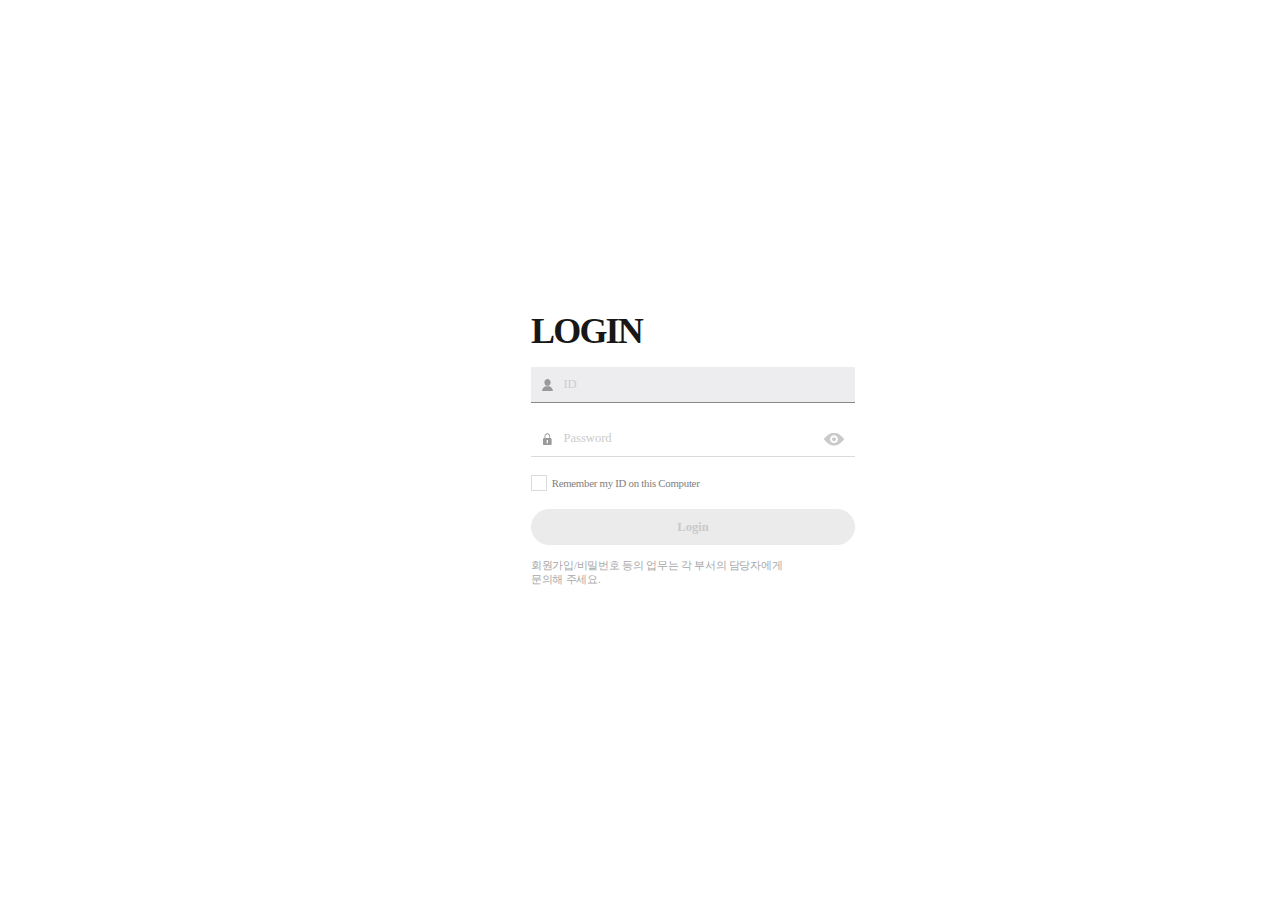
<file: index.html>
<!-- reBuild :  20230313154934 -->

<!DOCTYPE html>
<html lang="ko">
<head>
	<meta name="generator" content="Hugo 0.109.0">
  <meta charset="UTF-8">
  <meta http-equiv="X-UA-Compatible" content="IE=edge">
  <meta name="viewport" content="width=991" />
  <title>Dashboard</title>

  <!-- SEO -->
  <meta name="robots" content="noindex,nofollow"> 

  <!-- FAVICON -->
  <link rel="shortcut icon" href="/dashboard/assets/img/favicon.ico" />

  <!-- STYLE -->
    <link rel="stylesheet" href="/dashboard/assets/css/style.css?v=20230313154934">

  <!-- JS -->
  <script src="/dashboard/assets/js/config/files.js?v=20230313154934" defer></script>
  <script src="/dashboard/assets/js/libs.js?v=20230313154934" defer></script>
  <script src="/dashboard/assets/js/modules.js?v=20230313154934" defer></script>
  <script src="/dashboard/assets/js/config/router.js?v=20230313154934" defer></script>
</head>

<body>
  <!-- 페이지 로딩 -->
  
  <!-- //페이지 로딩 -->
  <!-- #wrap -->
  <div id="wrap" data-target-device="pc" user-scalable="false" style="opacity: 0; visibility: hidden;">
    
    


<main id="container" class="main" data-header-hide="true" data-footer-hide="true" role="main">
  
  <script>
    window.location.href = "/dashboard/member/login";
  </script>
</main>


<!-- #footer -->
<footer id="footer" class="footer visually-hidden" role="contentinfo">
  <h2>푸터</h2>
</footer>
<!-- //#footer -->

</div>
<!-- //#wrap -->
</body>
</html>
</file>
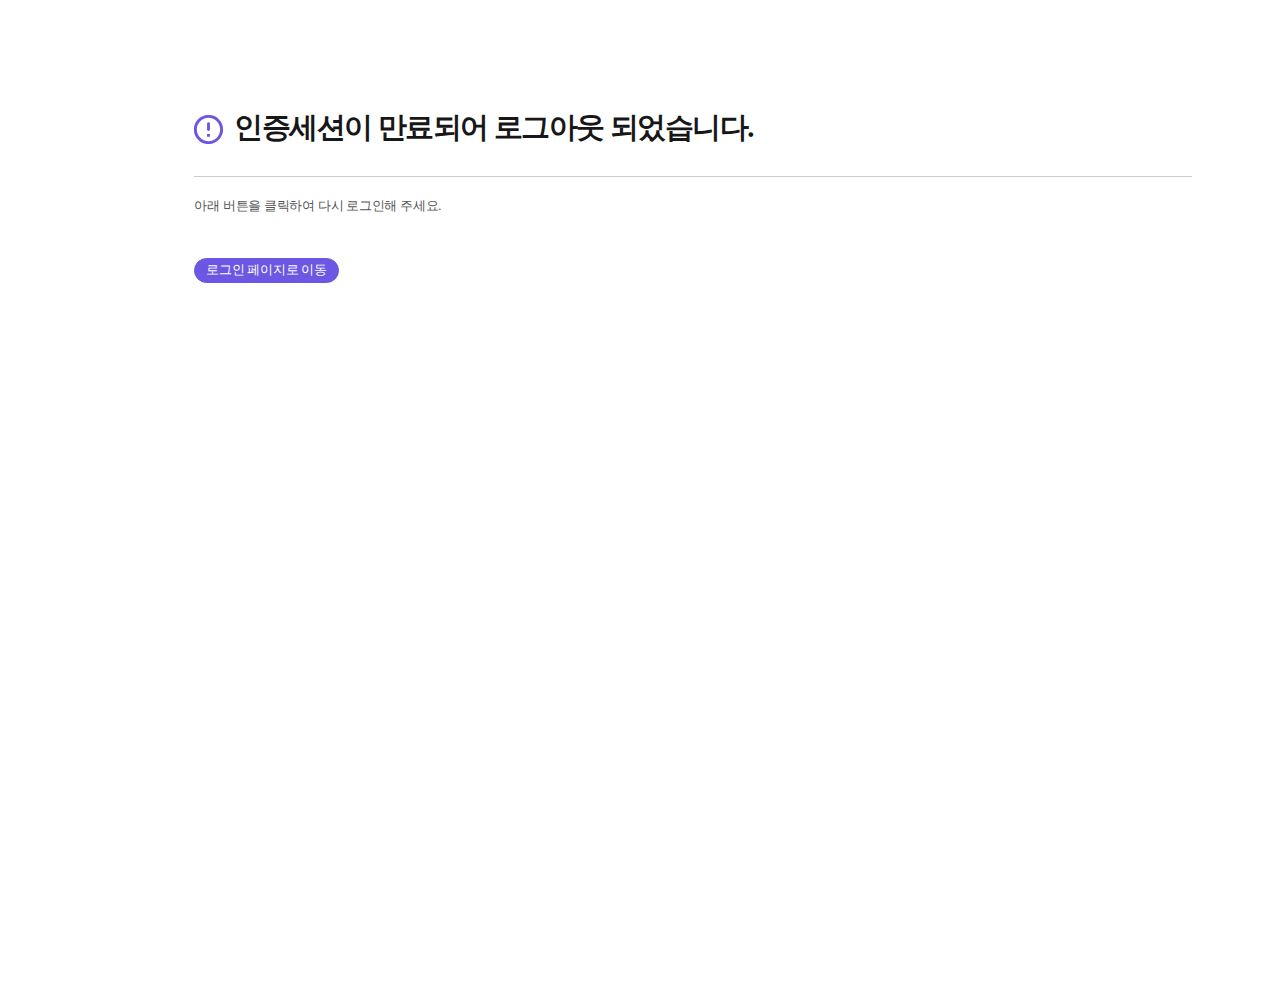
<file: dashboard/expired/index.html>
<!-- reBuild :  20230313154934 -->

<!DOCTYPE html>
<html lang="ko">
<head>
  <meta charset="UTF-8">
  <meta http-equiv="X-UA-Compatible" content="IE=edge">
  <meta name="viewport" content="width=991" />
  <title>Dashboard</title>

  <!-- SEO -->
  <meta name="robots" content="noindex,nofollow"> 

  <!-- FAVICON -->
  <link rel="shortcut icon" href="/dashboard/assets/img/favicon.ico" />

  <!-- STYLE -->
    <link rel="stylesheet" href="/dashboard/assets/css/style.css?v=20230313154934">

  <!-- JS -->
  <script src="/dashboard/assets/js/config/files.js?v=20230313154934" defer></script>
  <script src="/dashboard/assets/js/libs.js?v=20230313154934" defer></script>
  <script src="/dashboard/assets/js/modules.js?v=20230313154934" defer></script>
  <script src="/dashboard/assets/js/config/router.js?v=20230313154934" defer></script>
</head>

<body>
  <!-- 페이지 로딩 -->
  
  

  <!-- //페이지 로딩 -->
  <!-- #wrap -->
  <div id="wrap" data-target-device="pc" user-scalable="false" style="opacity: 0; visibility: hidden;">
    
    
      


<main id="container" class="expired" role="main">
  <h2 class="visually-hidden">세션이 만료 되었습니다.</h2>

  
  <section class="l-section-expired">
    <header class="l-section-expired__header">
      <i class="icon-svg-warning" title="부정"></i>
      <h3>인증세션이 만료되어 로그아웃 되었습니다.</h3>
    </header>
    <main class="l-section-expired-body">
        <article class="l-article-expired">
          <main class="l-article-expired-body">
            <p class="l-article-expired-body__txt">아래 버튼을 클릭하여 다시 로그인해 주세요.</p>
            <a href="/" class="btn btn-primary rounded-pill">로그인 페이지로 이동</a>
          </main>
        </article>
    </main>
  </section>
  
</main>

<!-- #footer -->
<footer id="footer" class="footer visually-hidden" role="contentinfo">
  <h2>푸터</h2>
</footer>
<!-- //#footer -->

</div>
<!-- //#wrap -->
</body>
</html>
</file>
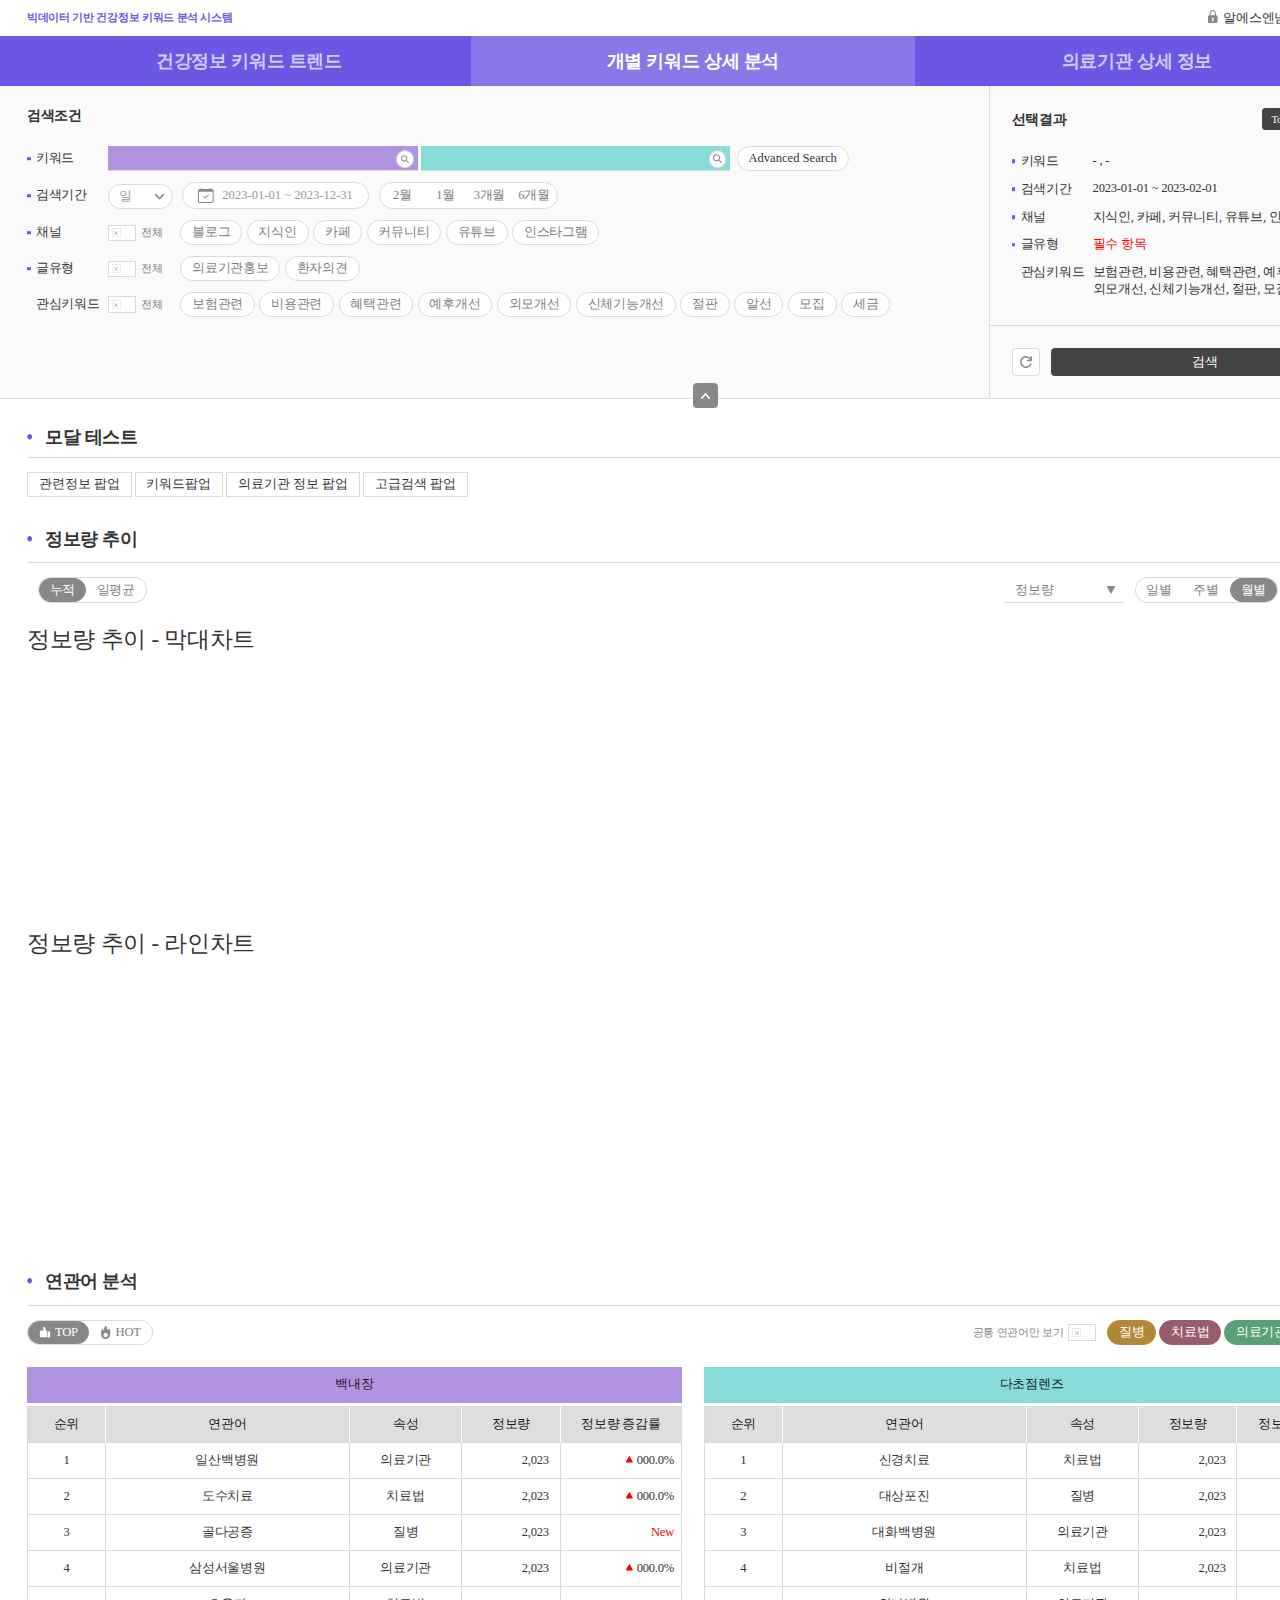
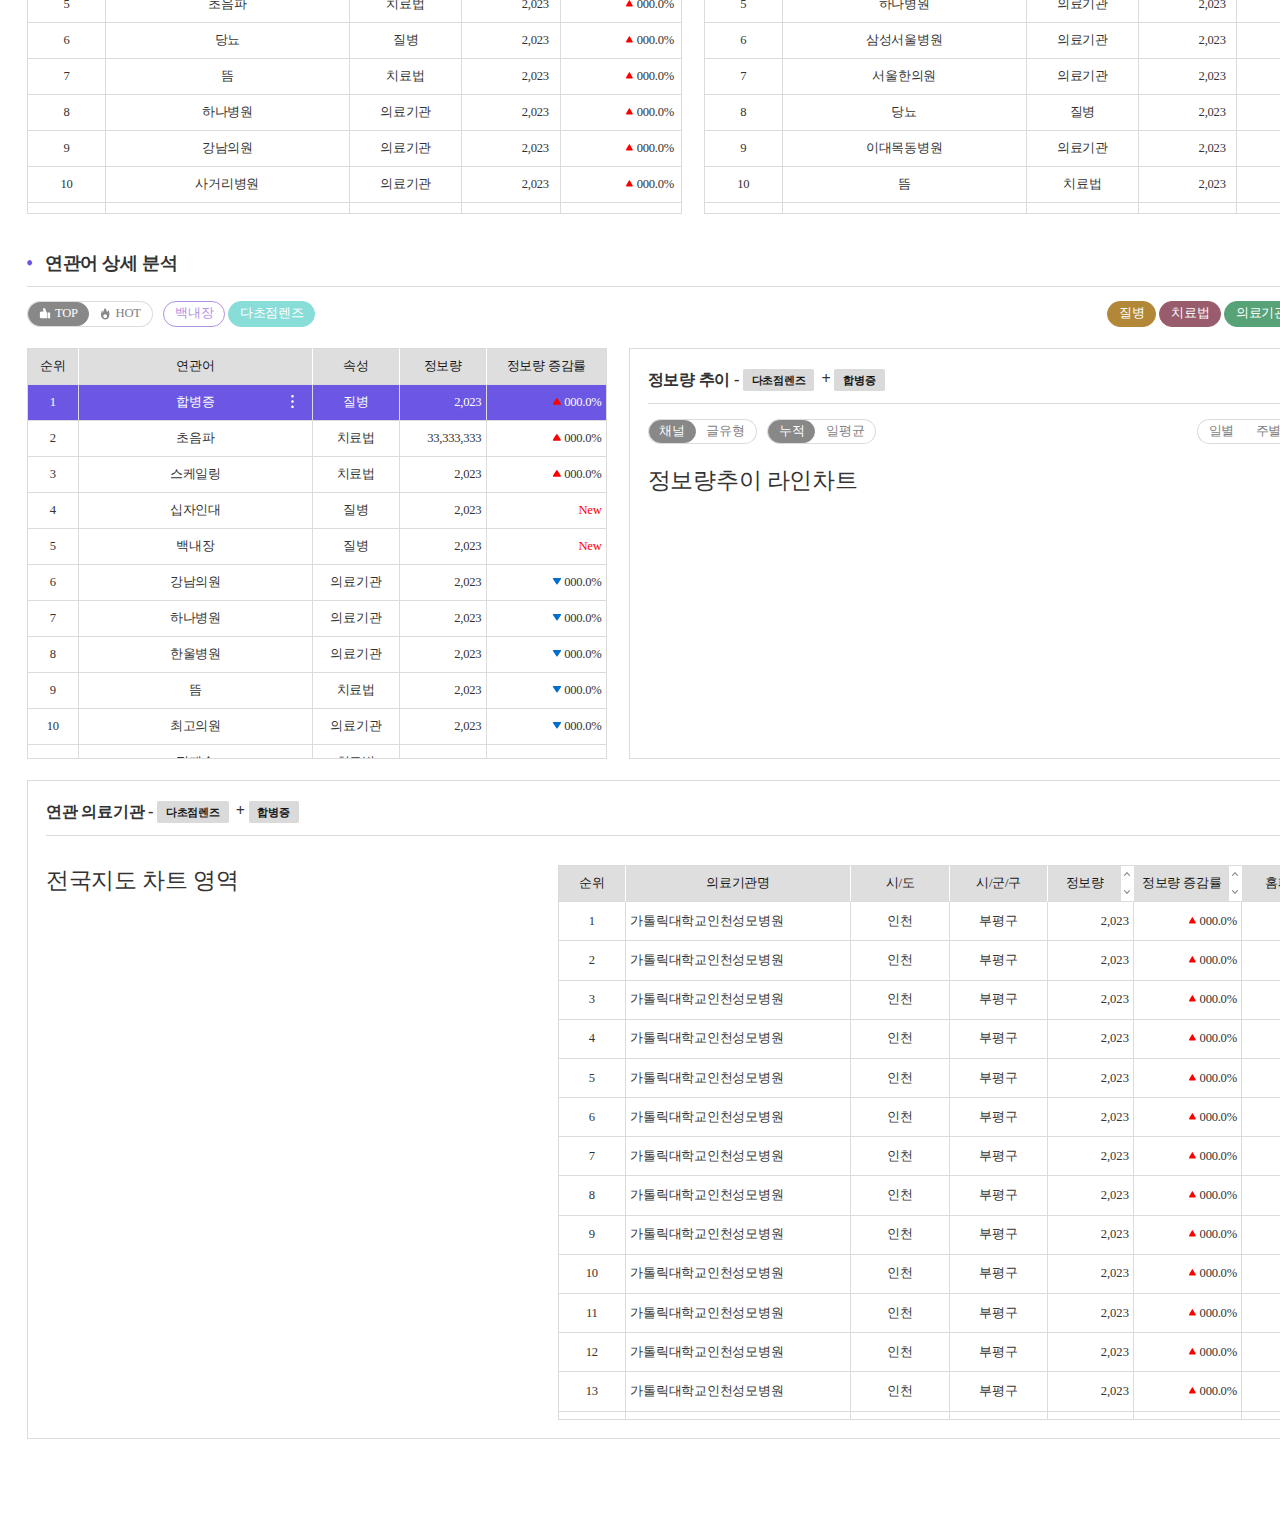
<file: dashboard/keyword/index.html>
<!-- reBuild :  20230313154934 -->

<!DOCTYPE html>
<html lang="ko">
<head>
  <meta charset="UTF-8">
  <meta http-equiv="X-UA-Compatible" content="IE=edge">
  <meta name="viewport" content="width=991" />
  <title>Dashboard</title>

  <!-- SEO -->
  <meta name="robots" content="noindex,nofollow"> 

  <!-- FAVICON -->
  <link rel="shortcut icon" href="/dashboard/assets/img/favicon.ico" />

  <!-- STYLE -->
    <link rel="stylesheet" href="/dashboard/assets/css/style.css?v=20230313154934">

  <!-- JS -->
  <script src="/dashboard/assets/js/config/files.js?v=20230313154934" defer></script>
  <script src="/dashboard/assets/js/libs.js?v=20230313154934" defer></script>
  <script src="/dashboard/assets/js/modules.js?v=20230313154934" defer></script>
  <script src="/dashboard/assets/js/config/router.js?v=20230313154934" defer></script>
</head>

<body>
  <!-- 페이지 로딩 -->
  
  
    
      
      
      


<!-- loading page -->
<aside id="loadingWrap">
  <div class="content">
    <div class="img"><i></i><i></i><i></i><i></i><i></i><i></i><i></i><i></i></div>
    <p>페이지를 불러오고 있습니다.</p>
  </div>

  
  <style type="text/css">
      #loadingWrap {position:fixed;z-index:101;top:0;left:0;width:100%;height:100%;color:#fff;font-family:sans-serif;background-color:rgba(0,0,0,0.3)}
      #loadingWrap .content {position:absolute;top:50%;left:50%;transform:translate(-50%, -50%);}
      #loadingWrap .content .img {position:relative;margin:auto;width:20vw;height:20vw;transform:rotate(0);animation:loadingWrap 2.4s infinite linear;}
      #loadingWrap .content .img i {position:absolute;top:0;left:50%;width:50%;height:50%;margin-left:-25%;transform-origin:50% 100%;}
      #loadingWrap .content .img i:nth-child(1) {transform: rotate(45deg);}
      #loadingWrap .content .img i:nth-child(2) {transform: rotate(90deg);}
      #loadingWrap .content .img i:nth-child(3) {transform: rotate(135deg);}
      #loadingWrap .content .img i:nth-child(4) {transform: rotate(180deg);}
      #loadingWrap .content .img i:nth-child(5) {transform: rotate(225deg);}
      #loadingWrap .content .img i:nth-child(6) {transform: rotate(270deg);}
      #loadingWrap .content .img i:nth-child(7) {transform: rotate(315deg);}
      #loadingWrap .content .img i:nth-child(8) {transform: rotate(360deg);}
      #loadingWrap .content .img i::after {content:"";display:block;width:35%;height:35%;background-color:#fff;border-radius:50%;transform:scale(0.6)}
      #loadingWrap .content p {position:absolute;left:50%;margin:0;padding:0;font-size:16px;white-space:nowrap;transform:translate(-50%, 80%)}

      @media screen and (min-width:768px) {
          #loadingWrap .content .img {width:100px;height:100px;}
      }
      @keyframes loadingWrap {
          0% {transform: rotate(0);}
          100% {transform: rotate(360deg);}
      }
  </style>
</aside>
<!-- //loading page -->






  <!-- //페이지 로딩 -->
  <!-- #wrap -->
  <div id="wrap" data-target-device="pc" user-scalable="false" style="opacity: 0; visibility: hidden;">
    
    
      
        
          
          
          
        <!-- #header -->
        <header id="header" class="header" data-header-fixed="false" role="banner">
          <div class="inner">
            <h1 class="header-logo"><a class="header-logo__link" href="../member/login/index.html">빅데이터 기반 건강정보 키워드 분석 시스템</a></h1>
            <ul class="header-indicator ">
              <li class="header-indicator__item"><i class="icon-svg-lock" aria-hidden="true"></i>알에스엔님</li>
              <li class="header-indicator__item"><a href="#" class="btn btn-icon rounded-circle" title="로그아웃"><i class="icon-svg icon-svg-logout" aria-hidden="true"></i></a></li>
              <li class="header-indicator__item"><a href="#" class="btn btn-icon rounded-circle" title="시스템 바로가기"><i class="icon-svg icon-svg-system-monitor" aria-hidden="true"></i></a></li>
              <li class="header-indicator__item"><button class="btn btn-icon rounded-circle js-header-fixed" title="메뉴바 상단 고정"><i class="icon-svg icon-svg-pin" aria-hidden="true"></i></button></li>
            </ul>
            <nav class="header-gnb">
              <a class="header-gnb__link" data-file-path="moral"><span class="txt">건강정보 키워드 트렌드</span></a>
              <a class="header-gnb__link" data-file-path="keyword"><span class="txt">개별 키워드 상세 분석</span></a>
              <a class="header-gnb__link" data-file-path="medical"><span class="txt">의료기관 상세 정보</span></a>      
            </nav>
          </div>
        </header>
        <!-- //#header -->
      
    
  

<!-- #container -->
<main id="container" class="supicious" role="main">
  <h2 class="visually-hidden">개별 키워드 상세 분석</h2>
  <!-- 상단검색영역 -->
<section class="l-section l-section-top-search" data-section="상단검색영역">
  <div class="inner">
    <header class="l-section-header visually-hidden">
      <h3 class="l-section-header__title">상단검색색영역</h3>
    </header>
    <main class="l-section-body row g-0">
      <article class="l-article l-article-form h-auto col-13" data-article="검색조건">
        <header class="l-article-header">
          <h4 class="l-article-header__title">검색조건</h4>
        </header>
        <main class="l-article-body">
          <dl class="form-search-list">
            <dt class="form-search-list__title form-search-list__title--has-required">키워드</dt>
            <dd class="form-search-list__item">
              <div class="form-row form-search form-search--border-bottom" data-text-value="">
                <input id="keywordSearch1st" type="text" placeholder="">
                <button class="btn btn-icon btn-search rounded-pill" type="button" onclick="modalKeyword();" title="검색하기"><i class="icon-svg icon-svg-search" aria-hidden="true"></i></button>
              </div>

              <aside class="form-search-list__lately-left d-none">
                <header class="lately-left-header d-flex border-bottom">
                  <h4 class="lately-left-header__title">최근 키워드</h4>
                  <button class="btn btn-icon border-0 w-auto lately-left-header__btn form-search--all-del__btn" type="button">전체삭제 <i class="icon-svg icon-svg-close ml-4"></i></button>
                </header>
                <main class="lately-left-body">
                  <ul class="lately-left-body--list">
                    <li class="lately-left-body--list__item tooltip">
                      <button type="button" class="lately-left-body--list__item-contents d-flex lately-left-body--list__item-contents--has-as">
                        <span class="txt clamp-1">백내장</span>
                        <span class="type ml-8">질병</span>
                        <span class="rule"><span class="clamp-1">((노인))OR(((안과)))NOT((녹내장))AND((다초점렌즈))</span></span>
                      </button>
                      <button class="lately-left-body--list__item-del" title="삭제" tabindex="-1">
                      </button>
                      <div class="tooltip-text">
                        <p class="tooltip-text__title">제목 14px</p>
                        <p class="tooltip-text__body">본문 12px</p>                        
                      </div>
                    </li>
                    <li class="lately-left-body--list__item">
                      <button type="button" class="lately-left-body--list__item-contents d-flex">
                        <span class="txt clamp-1">레이저</span>
                        <span class="type ml-8">치료법</span>
                      </button>
                      <button class="lately-left-body--list__item-del" title="삭제" tabindex="-1">
                      </button>
                    </li>
                    <li class="lately-left-body--list__item">
                      <button type="button" class="lately-left-body--list__item-contents d-flex">
                        <span class="txt clamp-1">이대목동병원</span>
                        <span class="type ml-8">의료기관</span>
                      </button>
                      <button class="lately-left-body--list__item-del" title="삭제" tabindex="-1">
                      </button>
                    </li>
                    <li class="lately-left-body--list__item">
                      <button type="button" class="lately-left-body--list__item-contents d-flex">
                        <span class="txt clamp-1">삼성서울병원</span>
                        <span class="type ml-8"></span>
                      </button>
                      <button class="lately-left-body--list__item-del" title="삭제" tabindex="-1">
                      </button>
                    </li>
                    <li class="lately-left-body--list__item">
                      <button type="button" class="lately-left-body--list__item-contents d-flex lately-left-body--list__item-contents--has-as">
                        <span class="txt clamp-1">무지외반증</span>
                        <span class="type ml-8">질병</span>
                      </button>
                      <button class="lately-left-body--list__item-del" title="삭제" tabindex="-1">
                      </button>
                    </li>
                    <li class="lately-left-body--list__item">
                      <button type="button" class="lately-left-body--list__item-contents d-flex">
                        <span class="txt clamp-1">골다공증</span>
                        <span class="type ml-8">질병</span>
                      </button>
                      <button class="lately-left-body--list__item-del" title="삭제" tabindex="-1">
                      </button>
                    </li>
                    <li class="lately-left-body--list__item">
                      <button type="button" class="lately-left-body--list__item-contents d-flex lately-left-body--list__item-contents--has-as">
                        <span class="txt clamp-1">도수치료</span>
                        <span class="type ml-8">치료법</span>
                      </button>
                      <button class="lately-left-body--list__item-del" title="삭제" tabindex="-1">
                      </button>
                    </li>
                    <li class="lately-left-body--list__item">
                      <button type="button" class="lately-left-body--list__item-contents d-flex">
                        <span class="txt clamp-1">한방치료</span>
                        <span class="type ml-8">치료법</span>
                        <span class="rule"><span class="clamp-1">((노인))OR(((안과)))NOT((녹내장))AND((다초점렌즈))</span></span>
                      </button>
                      <button class="lately-left-body--list__item-del" title="삭제" tabindex="-1">
                      </button>
                    </li>
                    <li class="lately-left-body--list__item">
                      <button type="button" class="lately-left-body--list__item-contents d-flex">
                        <span class="txt clamp-1">서울한의원</span>
                        <span class="type ml-8"></span>
                      </button>
                      <button class="lately-left-body--list__item-del" title="삭제" tabindex="-1">
                      </button>
                    </li>
                    <li class="lately-left-body--list__item">
                      <button type="button" class="lately-left-body--list__item-contents d-flex">
                        <span class="txt clamp-1">경기이비인후과</span>
                        <span class="type ml-8"></span>
                      </button>
                      <button class="lately-left-body--list__item-del" title="삭제" tabindex="-1">
                      </button>
                    </li>
                  </ul>
                </main>
              </aside>

              <div class="form-row form-search form-search--border-bottom" data-text-value="">
                <input id="keywordSearch2nd" type="text" placeholder="">
                <button class="btn btn-icon btn-search rounded-pill" type="button" onclick="modalKeyword();" title="검색하기"><i class="icon-svg icon-svg-search" aria-hidden="true"></i></button>
              </div>

              <aside class="form-search-list__lately-right d-none">
                <header class="lately-right-header d-flex border-bottom">
                  <h4 class="lately-right-header__title">최근 키워드</h4>
                  <button class="btn btn-icon border-0 w-auto lately-right-header__btn form-search--all-del__btn" type="button">전체삭제 <i class="icon-svg icon-svg-close ml-4"></i></button>
                </header>
                <main class="lately-right-body">
                  <ul class="lately-right-body--list">
                    <li class="lately-right-body--list__item tooltip">
                      <button type="button" class="lately-right-body--list__item-contents d-flex lately-right-body--list__item-contents--has-as">
                        <span class="txt clamp-1">백내장</span>
                        <span class="type ml-8">질병</span>
                        <span class="rule"><span class="clamp-1">((노인))OR(((안과)))NOT((녹내장))AND((다초점렌즈))</span></span>
                      </button>
                      <button class="lately-right-body--list__item-del" title="삭제" tabindex="-1">
                      </button>
                      <div class="tooltip-text">
                        <p class="tooltip-text__title">제목 14px</p>
                        <p class="tooltip-text__body">본문 12px</p>                        
                      </div>
                    </li>
                    <li class="lately-right-body--list__item">
                      <button type="button" class="lately-right-body--list__item-contents d-flex">
                        <span class="txt clamp-1">레이저</span>
                        <span class="type ml-8">치료법</span>
                      </button>
                      <button class="lately-right-body--list__item-del" title="삭제" tabindex="-1">
                      </button>
                    </li>
                    <li class="lately-right-body--list__item">
                      <button type="button" class="lately-right-body--list__item-contents d-flex">
                        <span class="txt clamp-1">이대목동병원</span>
                        <span class="type ml-8">의료기관</span>
                      </button>
                      <button class="lately-right-body--list__item-del" title="삭제" tabindex="-1">
                      </button>
                    </li>
                    <li class="lately-right-body--list__item">
                      <button type="button" class="lately-right-body--list__item-contents d-flex">
                        <span class="txt clamp-1">삼성서울병원</span>
                        <span class="type ml-8"></span>
                      </button>
                      <button class="lately-right-body--list__item-del" title="삭제" tabindex="-1">
                      </button>
                    </li>
                    <li class="lately-right-body--list__item">
                      <button type="button" class="lately-right-body--list__item-contents d-flex lately-right-body--list__item-contents--has-as">
                        <span class="txt clamp-1">무지외반증</span>
                        <span class="type ml-8">질병</span>
                      </button>
                      <button class="lately-right-body--list__item-del" title="삭제" tabindex="-1">
                      </button>
                    </li>
                    <li class="lately-right-body--list__item">
                      <button type="button" class="lately-right-body--list__item-contents d-flex">
                        <span class="txt clamp-1">골다공증</span>
                        <span class="type ml-8">질병</span>
                      </button>
                      <button class="lately-right-body--list__item-del" title="삭제" tabindex="-1">
                      </button>
                    </li>
                    <li class="lately-right-body--list__item">
                      <button type="button" class="lately-right-body--list__item-contents d-flex lately-right-body--list__item-contents--has-as">
                        <span class="txt clamp-1">도수치료</span>
                        <span class="type ml-8">치료법</span>
                      </button>
                      <button class="lately-right-body--list__item-del" title="삭제" tabindex="-1">
                      </button>
                    </li>
                    <li class="lately-right-body--list__item">
                      <button type="button" class="lately-right-body--list__item-contents d-flex">
                        <span class="txt clamp-1">한방치료</span>
                        <span class="type ml-8">치료법</span>
                        <span class="rule"><span class="clamp-1">((노인))OR(((안과)))NOT((녹내장))AND((다초점렌즈))</span></span>
                      </button>
                      <button class="lately-right-body--list__item-del" title="삭제" tabindex="-1">
                      </button>
                    </li>
                    <li class="lately-right-body--list__item">
                      <button type="button" class="lately-right-body--list__item-contents d-flex">
                        <span class="txt clamp-1">서울한의원</span>
                        <span class="type ml-8"></span>
                      </button>
                      <button class="lately-right-body--list__item-del" title="삭제" tabindex="-1">
                      </button>
                    </li>
                    <li class="lately-right-body--list__item">
                      <button type="button" class="lately-right-body--list__item-contents d-flex">
                        <span class="txt clamp-1">경기이비인후과</span>
                        <span class="type ml-8"></span>
                      </button>
                      <button class="lately-right-body--list__item-del" title="삭제" tabindex="-1">
                      </button>
                    </li>
                  </ul>
                </main>
              </aside>

              <button type="button" class="btn btn-default rounded-pill ml-4" onclick="modalAdvanced();">Advanced Search</button>
            </dd>
            <dt class="form-search-list__title form-search-list__title--has-required">검색기간</dt>
            <dd class="form-search-list__item">
              <div
                class="ui_datepickers"
                id="dp11"
                data-date='{"sDate":"2023-01-01", "eDate":"2023-12-31"}'
                data-grps='[ "2MT", "1MT", "3TH", "6TH"]'
                data-type-opts='[ "day", "week", "month" ]'
              ></div>
            </dd>
            <dt class="form-search-list__title form-search-list__title--has-required">채널</dt>
            <dd class="form-search-list__item">
            <fieldset class="form-fieldset d-flex align-items-center" data-fieldset="전체채널">
              <div class="form-row form-switch form-switch--sm mr-20" data-row="전체">
                <input id="checkboxChannerAll" class="js-all-input-checked" type="checkbox" />
                <label for="checkboxChannerAll"><span class="txt">전체</span></label>
              </div>
              <fieldset class="form-fieldset row g-2" data-fieldset="채널종류">
                <div class="form-row form-check-button col" data-row="블로그">
                  <input id="checkboxChanner1" type="checkbox"/>
                  <label for="checkboxChanner1"><span class="txt">블로그</span></label>
                </div>
                <div class="form-row form-check-button col" data-row="지식인">
                  <input id="checkboxChanner2" type="checkbox"  />
                  <label for="checkboxChanner2"><span class="txt">지식인</span></label>
                </div>
                <div class="form-row form-check-button col" data-row="카페">
                  <input id="checkboxChanner3" type="checkbox"  />
                  <label for="checkboxChanner3"><span class="txt">카페</span></label>
                </div>
                <div class="form-row form-check-button col" data-row="커뮤니티">
                  <input id="checkboxChanner4" type="checkbox" />
                  <label for="checkboxChanner4"><span class="txt">커뮤니티</span></label>
                </div>
                <div class="form-row form-check-button col" data-row="유튜브">
                  <input id="checkboxChanner5" type="checkbox" />
                  <label for="checkboxChanner5"><span class="txt">유튜브</span></label>
                </div>
                <div class="form-row form-check-button col" data-row="인스타그램">
                  <input id="checkboxChanner6" type="checkbox"/>
                  <label for="checkboxChanner6"><span class="txt">인스타그램</span></label>
                </div>
              </fieldset>
            </fieldset>
            </dd>
            <dt class="form-search-list__title form-search-list__title--has-required">글유형</dt>
            <dd class="form-search-list__item">
            <fieldset class="form-fieldset d-flex align-items-center" data-fieldset="전체글유형">
              <div class="form-row form-switch form-switch--sm mr-20" form-switch--smta-row="전체">
                <input id="checkboxWritingAll"class="js-all-input-checked" type="checkbox"/>
                <label for="checkboxWritingAll"><span class="txt">전체</span></label>
              </div>
              <fieldset class="form-fieldset row g-2" data-fieldset="글유형종류">
                <div class="form-row form-check-button col" data-row="의료기관홍보">
                  <input id="checkboxWriting1" type="checkbox"/>
                  <label for="checkboxWriting1"><span class="txt">의료기관홍보</span></label>
                </div>
                <div class="form-row form-check-button col" data-row="환자의견">
                  <input id="checkboxWriting2" type="checkbox" />
                  <label for="checkboxWriting2"><span class="txt">환자의견</span></label>
                </div>
              </fieldset>
            </fieldset>
            </dd>
            <dt class="form-search-list__title">관심키워드</dt>
            <dd class="form-search-list__item">
            <fieldset class="form-fieldset d-flex align-items-center" data-fieldset="전체관심키워드" data-observer="true">
              <div class="form-row form-switch form-switch--sm mr-20" data- form-switch--smrow="전체">
                <input id="checkboxwWtchlistAll" class="js-all-input-checked" type="checkbox"/>
                <label for="checkboxwWtchlistAll" ><span class="txt">전체</span></label>
              </div>
              <fieldset class="form-fieldset row g-2" data-fieldset="관심키워드종류">
                <div class="form-row form-check-button col" data-row="보험관련">
                  <input id="checkboWwatchlist1" type="checkbox"/>
                  <label for="checkboWwatchlist1" ><span class="txt">보험관련</span></label>
                </div>
                <div class="form-row form-check-button col" data-row="비용관련">
                  <input id="checkboWwatchlist2" type="checkbox"/>
                  <label for="checkboWwatchlist2"  ><span class="txt">비용관련</span></label>
                </div>
                <div class="form-row form-check-button col" data-row="혜택관련">
                  <input id="checkboWwatchlist3" type="checkbox"/>
                  <label for="checkboWwatchlist3"  ><span class="txt">혜택관련</span></label>
                </div>
                <div class="form-row form-check-button col" data-row="예후개선">
                  <input id="checkboWwatchlist4" type="checkbox"/>
                  <label for="checkboWwatchlist4"  ><span class="txt">예후개선</span></label>
                </div>
                <div class="form-row form-check-button col" data-row="외모개선">
                  <input id="checkboWwatchlist5" type="checkbox"/>
                  <label for="checkboWwatchlist5"  ><span class="txt">외모개선</span></label>
                </div>
                <div class="form-row form-check-button col" data-row="신체기능개선">
                  <input id="checkboWwatchlist6" type="checkbox"/>
                  <label for="checkboWwatchlist6"  ><span class="txt">신체기능개선</span></label>
                </div>
                <div class="form-row form-check-button col" data-row="절판">
                  <input id="checkboWwatchlist7" type="checkbox"/>
                  <label for="checkboWwatchlist7"  ><span class="txt">절판</span></label>
                </div>
                <div class="form-row form-check-button col" data-row="알선">
                  <input id="checkboWwatchlist8" type="checkbox"/>
                  <label for="checkboWwatchlist8" ><span class="txt">알선</span></label>
                </div>
                <div class="form-row form-check-button col" data-row="모집">
                  <input id="checkboWwatchlist9" type="checkbox"/>
                  <label for="checkboWwatchlist9" ><span class="txt">모집</span></label>
                </div>
                <div class="form-row form-check-button col" data-row="세금">
                  <input id="checkboxWatchlist10" type="checkbox"/>
                  <label for="checkboxWatchlist10" ><span class="txt">세금</span></label>
                </div>
              </fieldset>
            </fieldset>
            </dd>
          </dl>
        </main>
      </article>
      <article class="l-article l-article-result h-auto col-5" data-article="선택결과">
        <header class="l-article-header pl-24">
          <h4 class="l-article-header__title">선택결과</h4>
          <i class="c-badge ml-auto">Today: 2020-01-06</i>
        </header>
        <main class="l-article-body pl-24 pb-24">
          <dl class="form-search-list">
            <dt class="form-search-list__title form-search-list__title--has-required">키워드</dt>
            <dd class="form-search-list__item">
              <span class="form-search-list__item--keyword-left">-</span> , 
              <span class="form-search-list__item--keyword-right">-</span>
            </dd>
            <dt class="form-search-list__title form-search-list__title--has-required">검색기간</dt>
            <dd class="form-search-list__item">2023-01-01 ~ 2023-02-01</span></dd>
            <dt class="form-search-list__title form-search-list__title--has-required">채널</dt>
            <dd class="form-search-list__item" data-tooltip-text="지식인, 카페, 커뮤니티, 유튜브, 인스타그램"><span class="clamp-1 word-keep">지식인, 카페, 커뮤니티, 유튜브, 인스타그램</span></dd>
            <dt class="form-search-list__title form-search-list__title--has-required">글유형</dt>
            <dd class="form-search-list__item"><span class="text-warning">필수 항목</span></dd>
            <dt class="form-search-list__title align-items-start">관심키워드</dt>
            <dd class="form-search-list__item" data-tooltip-text="보험관련, 비용관련, 혜택관련, 예후개선, 외모개선, 신체기능선, 절판, 모집, 세금"><span class="clamp-2 word-keep">보험관련, 비용관련, 혜택관련, 예후개선, 외모개선, 신체기능개선, 절판, 모집, 세금</span></dd>
          </dl>
        </main>
        <footer class="l-article-footer pl-24 pt-24 border-top">
          <div class="btn-group d-flex gap-12">
            <button class="btn btn-icon btn-icon--lg rounded" data-button="새로고침" title="새로고침" type="button"><i class="icon-svg icon-svg-refresh" aria-hidden="true"></i></button>
            <button class="btn btn-secondary btn-secondary--lg rounded w-100" type="button">검색</button>
          </div>
        </footer>
      </article>
      <article class="l-article l-article-compact col-18" data-article="선택결과축소">
        <header class="l-article-header">
          <ul class="compact-list">
            <i class="c-badge"><span class="txt">2023-01-01 ~ 2023-01-03</span></i>
            <i class="c-badge">블로그 외 6개</i>
            <i class="c-badge">의료기관홍보 외 1개</i>
            <i class="c-badge">보험관련 외 16개</i>
          </ul>
          <div class="compact-today ml-auto">
            <i class="c-badge">Today: 2020-01-06</i>
          </div>
        </header>
      </article>
    </main>
  </div>
  <button class="btn btn-icon btn-icon--is-active btn-compact rounded" title="상단검색색영역 축소하기" type="button"><i class="icon-svg icon-svg-chevron-up" aria-hidden="true"></i></button>
</section>
<!-- //상단검색영역 -->


  
  <!-- 삭제항목 -->
  <section class="l-section mt-32">
    <div class="inner">
      <header class="l-section-header">
        <h3 class="l-section-header__title">모달 테스트</h3>
      </header>
      <main class="l-section-body pt-16">        
          <button class="btn btn-default" onclick="modalRelated()" type="button">관련정보 팝업</button>
          <button class="btn btn-default" onclick="modalKeyword();" type="button">키워드팝업</button>
          <button class="btn btn-default" onclick="modalInfos()" type="button">의료기관 정보 팝업</button>
          <button class="btn btn-default" onclick="modalAdvanced();" type="button">고급검색 팝업</button>        
      </main>
    </div>
  </section>
  <!-- //삭제항목 -->
  

  <!-- 정보량 추이 -->
  <section class="l-section mt-32" data-section="정보량추이">
    <div class="inner">
      <header class="l-section-header">
        <h3 class="l-section-header__title">정보량 추이</h3>
        <div class="l-section-header__btn ml-auto">
          <button type="button" class="btn btn-icon rounded-circle"><i class="icon-svg icon-svg-download"></i></button>
        </div>
      </header>
      <main class="l-section-body pt-16">
        <article class="l-article" data-article="정보량추이차트" data-loading-spinner="false" data-is-empty="false">
          <header class="l-article-header d-flex">
            <fieldset class="form-fieldset d-inline-flex ml-12" data-fieldset="누적/일평균">
              <div class="form-row form-switch-button" data-row="누적">
                <input type="radio" id="radioDataQuantity01"  name="radioDataQuantity0" checked>
                <label for="radioDataQuantity01">
                  <span class="txt">누적</span>
                </label>
              </div>
              <div class="form-row form-switch-button" data-row="일평균">
                <input type="radio" id="radioDataQuantity02"  name="radioDataQuantity0">
                <label for="radioDataQuantity02">
                  <span class="txt">일평균</span>
                </label>
              </div>
            </fieldset>
            <fieldset class="form-fieldset ml-auto" data-fieldset="증감률">
              <div class="form-row form-select form-select--border-bottom" data-row="y축데이터">
                <label for="selectDataQuantity0" class="visually-hidden">순위기준</label>
                <select id="selectDataQuantity0">
                  <option value="0" selected>정보량</option>
                  <option value="1">정보량 증감률</option>
                </select>
              </div>
            </fieldset>
            <fieldset class="form-fieldset d-inline-flex ml-12" data-fieldset="일주월별">
              <div class="form-row form-switch-button" data-row="일별">
                <input type="radio" id="radioSortDate01" name="radioSortDate0">
                <label for="radioSortDate01">
                  <span class="txt">일별</span>
                </label>
              </div>
              <div class="form-row form-switch-button" data-row="주별">
                <input type="radio" id="radioSortDate02" name="radioSortDate0">
                <label for="radioSortDate02">
                  <span class="txt">주별</span>
                </label>
              </div>
              <div class="form-row form-switch-button" data-row="월별">
                <input type="radio" id="radioSortDate03" name="radioSortDate0" checked>
                <label for="radioSortDate03">
                  <span class="txt">월별</span>
                </label>
              </div>
            </fieldset>
            <fieldset class="form-fieldset d-inline-flex ml-12" data-fieldset="차트스위치">
              <div class="form-row form-switch-button tab-nav" data-row="막대">
                <input type="radio" id="radioSwitchChart1"  name="radioSwitchChart">
                <label for="radioSwitchChart1">
                  <i class="icon-svg icon-svg-chart-candle"></i>
                </label>
              </div>
              <div class="form-row form-switch-button tab-nav" data-row="라인">
                <input type="radio" id="radioSwitchChart2"  name="radioSwitchChart">
                <label for="radioSwitchChart2">
                  <i class="icon-svg icon-svg-chart-line"></i>
                </label>
              </div>
            </fieldset>
          </header>
          <main class="l-article-body mt-24">
            <div class="js-chart tab-slide" style="height: 33.8rem;">
              <h1 class="fs-1">정보량 추이 - 막대차트</h1>
            </div>
            <div class="js-chart2 tab-slide" style="height: 33.8rem;">
              <h1 class="fs-1">정보량 추이 - 라인차트</h1>
            </div>
          </main>
        </article>
      </main>
    </div>
  </section>
  <!-- //정보량 추이 -->



  <!-- 연관어 분석 -->
  <section class="l-section mt-40" data-section="연관어분석">
    <div class="inner">
      <header class="l-section-header">
        <h3 class="l-section-header__title">연관어 분석</h3>
        <div class="l-section-header__btn ml-auto">
          <button type="button" class="btn btn-icon rounded-circle"><i class="icon-svg icon-svg-download"></i></button>
        </div>
      </header>
      <main class="l-article-body row pt-16">
        <div class="col-9">
          <article class="l-article"  data-article="연관어분석-좌측테이블" data-loading-spinner="false" data-is-empty="false">
            <header class="l-article-header">
              <fieldset class="form-fieldset d-inline-flex" data-fieldset="TOP/HOT">
                <div class="form-row form-switch-button" data-row="TOP">
                  <input id="radioRelatedAnalysis1" name="radioRelatedAnalysis" type="radio" checked />
                  <label for="radioRelatedAnalysis1"><i class="icon-svg icon-svg-thumbs-up mr-4"></i><span class="txt">TOP</span></label>
                </div>
                <div class="form-row form-switch-button" data-row="HOT">
                  <input id="radioRelatedAnalysis2" name="radioRelatedAnalysis" type="radio" />
                  <label for="radioRelatedAnalysis2"><i class="icon-svg icon-svg-fire mr-4"></i><span class="txt">HOT</span></label>
                </div>
              </fieldset>
            </header>
            <main class="l-article-body mt-24">
              <div class="related-analysis--table__label related-analysis--table__label--left">백내장</div>
              <div class="scroll-container-y border-bottom" style="height: 45.3rem;">
                <table class="c-table c-table--hover-samsung c-table--keyword__related-left" data-thead-sticky="true">
                  <colgroup>
                    <col width="11.9%">
                    <col width="*">
                    <col width="17.2%">
                    <col width="15%">
                    <col width="18.7%">
                  </colgroup>
                  <thead>
                    <tr>
                      <th>순위</th>
                      <th>연관어</th>
                      <th>속성</th>
                      <th>정보량</th>
                      <th>정보량 증감률</th>
                    </tr>
                  </thead>
                  <tbody>
                    <tr data-keyword="일산백병원">
  <td class="text-center">1</td>
  <td class="text-center" data-table-type="의료기관"><div class="position-relative">일산백병원<button class="c-table--click-menu"><i class="icon-svg-click-menu"></i></button></div></td>
  <td class="text-center">의료기관</td>
  <td class="text-end"><span class="c-table--open__related-pop" onclick="modalRelated();">2,023</span></td>
  <td class="text-end"><span class="percent"><i class="icon-svg-triangle-up" title="상승"></i>000.0</span></td>
</tr>
<tr data-keyword="도수치료">
  <td class="text-center">2</td>
  <td class="text-center" data-table-type="치료법"><div class="position-relative">도수치료<button class="c-table--click-menu"><i class="icon-svg-click-menu"></i></button></div></td>
  <td class="text-center">치료법</td>
  <td class="text-end"><span class="c-table--open__related-pop" onclick="modalRelated();">2,023</span></td>
  <td class="text-end"><span class="percent"><i class="icon-svg-triangle-up" title="상승"></i>000.0</span></td>
</tr>
<tr data-keyword="골다공증">
  <td class="text-center">3</td>
  <td class="text-center" data-table-type="질병"><div class="position-relative">골다공증<button class="c-table--click-menu"><i class="icon-svg-click-menu"></i></button></div></td>
  <td class="text-center">질병</td>
  <td class="text-end"><span class="c-table--open__related-pop" onclick="modalRelated();">2,023</span></td>
  <td class="text-end"><span class="fluc__new">New</span></td>
</tr>
<tr data-keyword="삼성서울병원">
  <td class="text-center">4</td>
  <td class="text-center" data-table-type="의료기관"><div class="position-relative">삼성서울병원<button class="c-table--click-menu"><i class="icon-svg-click-menu"></i></button></div></td>
  <td class="text-center">의료기관</td>
  <td class="text-end"><span class="c-table--open__related-pop" onclick="modalRelated();">2,023</span></td>
  <td class="text-end"><span class="percent"><i class="icon-svg-triangle-up" title="상승"></i>000.0</span></td>
</tr>
<tr data-keyword="초음파">
  <td class="text-center">5</td>
  <td class="text-center" data-table-type="치료법"><div class="position-relative">초음파<button class="c-table--click-menu"><i class="icon-svg-click-menu"></i></button></div></td>
  <td class="text-center">치료법</td>
  <td class="text-end"><span class="c-table--open__related-pop" onclick="modalRelated();">2,023</span></td>
  <td class="text-end"><span class="percent"><i class="icon-svg-triangle-up" title="상승"></i>000.0</span></td>
</tr>
<tr data-keyword="당뇨">
  <td class="text-center">6</td>
  <td class="text-center" data-table-type="질병"><div class="position-relative">당뇨<button class="c-table--click-menu"><i class="icon-svg-click-menu"></i></button></div></td>
  <td class="text-center">질병</td>
  <td class="text-end"><span class="c-table--open__related-pop" onclick="modalRelated();">2,023</span></td>
  <td class="text-end"><span class="percent"><i class="icon-svg-triangle-up" title="상승"></i>000.0</span></td>
</tr>
<tr data-keyword="뜸">
  <td class="text-center">7</td>
  <td class="text-center" data-table-type="치료법"><div class="position-relative">뜸<button class="c-table--click-menu"><i class="icon-svg-click-menu"></i></button></div></td>
  <td class="text-center">치료법</td>
  <td class="text-end"><span class="c-table--open__related-pop" onclick="modalRelated();">2,023</span></td>
  <td class="text-end"><span class="percent"><i class="icon-svg-triangle-up" title="상승"></i>000.0</span></td>
</tr>
<tr data-keyword="하나병원">
  <td class="text-center">8</td>
  <td class="text-center" data-table-type="의료기관"><div class="position-relative">하나병원<button class="c-table--click-menu"><i class="icon-svg-click-menu"></i></button></div></td>
  <td class="text-center">의료기관</td>
  <td class="text-end"><span class="c-table--open__related-pop" onclick="modalRelated();">2,023</span></td>
  <td class="text-end"><span class="percent"><i class="icon-svg-triangle-up" title="상승"></i>000.0</span></td>
</tr>
<tr data-keyword="강남의원">
  <td class="text-center">9</td>
  <td class="text-center" data-table-type="의료기관"><div class="position-relative">강남의원<button class="c-table--click-menu"><i class="icon-svg-click-menu"></i></button></div></td>
  <td class="text-center">의료기관</td>
  <td class="text-end"><span class="c-table--open__related-pop" onclick="modalRelated();">2,023</span></td>
  <td class="text-end"><span class="percent"><i class="icon-svg-triangle-up" title="상승"></i>000.0</span></td>
</tr>
<tr data-keyword="사거리병원">
  <td class="text-center">10</td>
  <td class="text-center" data-table-type="의료기관"><div class="position-relative">사거리병원<button class="c-table--click-menu"><i class="icon-svg-click-menu"></i></button></div></td>
  <td class="text-center">의료기관</td>
  <td class="text-end"><span class="c-table--open__related-pop" onclick="modalRelated();">2,023</span></td>
  <td class="text-end"><span class="percent"><i class="icon-svg-triangle-up" title="상승"></i>000.0</span></td>
</tr>

<tr data-keyword="라식">
  <td class="text-center">11</td>
  <td class="text-center" data-table-type="치료법"><div class="position-relative">라식<button class="c-table--click-menu"><i class="icon-svg-click-menu"></i></button></div></td>
  <td class="text-center">치료법</td>
  <td class="text-end"><span class="c-table--open__related-pop" onclick="modalRelated();">2,023</span></td>
  <td class="text-end"><span class="percent"><i class="icon-svg-triangle-up" title="상승"></i>000.0</span></td>
</tr>
<tr data-keyword="백내장">
  <td class="text-center">12</td>
  <td class="text-center" data-table-type="질병"><div class="position-relative">백내장<button class="c-table--click-menu"><i class="icon-svg-click-menu"></i></button></div></td>
  <td class="text-center">질병</td>
  <td class="text-end"><span class="c-table--open__related-pop" onclick="modalRelated();">2,023</span></td>
  <td class="text-end"><span class="percent"><i class="icon-svg-triangle-up" title="상승"></i>000.0</span></td>
</tr>
<tr data-keyword="고혈압">
  <td class="text-center">13</td>
  <td class="text-center" data-table-type="질병"><div class="position-relative">고혈압<button class="c-table--click-menu"><i class="icon-svg-click-menu"></i></button></div></td>
  <td class="text-center">질병</td>
  <td class="text-end"><span class="c-table--open__related-pop" onclick="modalRelated();">2,023</span></td>
  <td class="text-end"><span class="percent"><i class="icon-svg-triangle-up" title="상승"></i>000.0</span></td>
</tr>
<tr data-keyword="내시경">
  <td class="text-center">14</td>
  <td class="text-center" data-table-type="치료법"><div class="position-relative">내시경<button class="c-table--click-menu"><i class="icon-svg-click-menu"></i></button></div></td>
  <td class="text-center">치료법</td>
  <td class="text-end"><span class="c-table--open__related-pop" onclick="modalRelated();">2,023</span></td>
  <td class="text-end"><span class="percent"><i class="icon-svg-triangle-up" title="상승"></i>000.0</span></td>
</tr>
<tr data-keyword="관절경">
  <td class="text-center">15</td>
  <td class="text-center" data-table-type="치료법"><div class="position-relative">관절경<button class="c-table--click-menu"><i class="icon-svg-click-menu"></i></button></div></td>
  <td class="text-center">치료법</td>
  <td class="text-end"><span class="c-table--open__related-pop" onclick="modalRelated();">2,023</span></td>
  <td class="text-end"><span class="percent"><i class="icon-svg-triangle-up" title="상승"></i>000.0</span></td>
</tr>
<tr data-keyword="레이저">
  <td class="text-center">16</td>
  <td class="text-center" data-table-type="치료법"><div class="position-relative">레이저<button class="c-table--click-menu"><i class="icon-svg-click-menu"></i></button></div></td>
  <td class="text-center">치료법</td>
  <td class="text-end"><span class="c-table--open__related-pop" onclick="modalRelated();">2,023</span></td>
  <td class="text-end"><span class="percent"><i class="icon-svg-triangle-up" title="상승"></i>000.0</span></td>
</tr>
<tr data-keyword="서울한의원">
  <td class="text-center">17</td>
  <td class="text-center" data-table-type="의료기관"><div class="position-relative">서울한의원<button class="c-table--click-menu"><i class="icon-svg-click-menu"></i></button></div></td>
  <td class="text-center">의료기관</td>
  <td class="text-end"><span class="c-table--open__related-pop" onclick="modalRelated();">2,023</span></td>
  <td class="text-end"><span class="percent"><i class="icon-svg-triangle-up" title="상승"></i>000.0</span></td>
</tr>
<tr data-keyword="대전정형외과">
  <td class="text-center">18</td>
  <td class="text-center" data-table-type="의료기관"><div class="position-relative">대전정형외과<button class="c-table--click-menu"><i class="icon-svg-click-menu"></i></button></div></td>
  <td class="text-center">의료기관</td>
  <td class="text-end"><span class="c-table--open__related-pop" onclick="modalRelated();">2,023</span></td>
  <td class="text-end"><span class="percent"><i class="icon-svg-triangle-up" title="상승"></i>000.0</span></td>
</tr>
<tr data-keyword="대구성형외과">
  <td class="text-center">19</td>
  <td class="text-center" data-table-type="의료기관"><div class="position-relative">대구성형외과<button class="c-table--click-menu"><i class="icon-svg-click-menu"></i></button></div></td>
  <td class="text-center">의료기관</td>
  <td class="text-end"><span class="c-table--open__related-pop" onclick="modalRelated();">2,023</span></td>
  <td class="text-end"><span class="percent"><i class="icon-svg-triangle-up" title="상승"></i>000.0</span></td>
</tr>
<tr data-keyword="부산치과">
  <td class="text-center">20</td>
  <td class="text-center" data-table-type="의료기관"><div class="position-relative">부산치과<button class="c-table--click-menu"><i class="icon-svg-click-menu"></i></button></div></td>
  <td class="text-center">의료기관</td>
  <td class="text-end"><span class="c-table--open__related-pop" onclick="modalRelated();">2,023</span></td>
  <td class="text-end"><span class="percent"><i class="icon-svg-triangle-up" title="상승"></i>000.0</span></td>
</tr>

<tr data-keyword="광주의료원">
  <td class="text-center">21</td>
  <td class="text-center" data-table-type="의료기관"><div class="position-relative">광주의료원<button class="c-table--click-menu"><i class="icon-svg-click-menu"></i></button></div></td>
  <td class="text-center">의료기관</td>
  <td class="text-end"><span class="c-table--open__related-pop" onclick="modalRelated();">2,023</span></td>
  <td class="text-end"><span class="percent"><i class="icon-svg-triangle-up" title="상승"></i>000.0</span></td>
</tr>
<tr data-keyword="임플란트">
  <td class="text-center">22</td>
  <td class="text-center" data-table-type="치료법"><div class="position-relative">임플란트<button class="c-table--click-menu"><i class="icon-svg-click-menu"></i></button></div></td>
  <td class="text-center">치료법</td>
  <td class="text-end"><span class="c-table--open__related-pop" onclick="modalRelated();">2,023</span></td>
  <td class="text-end"><span class="percent"><i class="icon-svg-triangle-up" title="상승"></i>000.0</span></td>
</tr>
<tr data-keyword="보철치료">
  <td class="text-center">23</td>
  <td class="text-center" data-table-type="치료법"><div class="position-relative">보철치료<button class="c-table--click-menu"><i class="icon-svg-click-menu"></i></button></div></td>
  <td class="text-center">치료법</td>
  <td class="text-end"><span class="c-table--open__related-pop" onclick="modalRelated();">2,023</span></td>
  <td class="text-end"><span class="percent"><i class="icon-svg-triangle-up" title="상승"></i>000.0</span></td>
</tr>
<tr data-keyword="다래끼">
  <td class="text-center">24</td>
  <td class="text-center" data-table-type="질병"><div class="position-relative">다래끼<button class="c-table--click-menu"><i class="icon-svg-click-menu"></i></button></div></td>
  <td class="text-center">질병</td>
  <td class="text-end"><span class="c-table--open__related-pop" onclick="modalRelated();">2,023</span></td>
  <td class="text-end"><span class="percent"><i class="icon-svg-triangle-up" title="상승"></i>000.0</span></td>
</tr>
<tr data-keyword="무지외반증">
  <td class="text-center">25</td>
  <td class="text-center" data-table-type="질병"><div class="position-relative">무지외반증<button class="c-table--click-menu"><i class="icon-svg-click-menu"></i></button></div></td>
  <td class="text-center">질병</td>
  <td class="text-end"><span class="c-table--open__related-pop" onclick="modalRelated();">2,023</span></td>
  <td class="text-end"><span class="percent"><i class="icon-svg-triangle-up" title="상승"></i>000.0</span></td>
</tr>
<tr data-keyword="내성발톱">
  <td class="text-center">26</td>
  <td class="text-center" data-table-type="질병"><div class="position-relative">내성발톱<button class="c-table--click-menu"><i class="icon-svg-click-menu"></i></button></div></td>
  <td class="text-center">질병</td>
  <td class="text-end"><span class="c-table--open__related-pop" onclick="modalRelated();">2,023</span></td>
  <td class="text-end"><span class="percent"><i class="icon-svg-triangle-up" title="상승"></i>000.0</span></td>
</tr>
<tr data-keyword="비절개">
  <td class="text-center">27</td>
  <td class="text-center" data-table-type="치료법"><div class="position-relative">비절개<button class="c-table--click-menu"><i class="icon-svg-click-menu"></i></button></div></td>
  <td class="text-center">치료법</td>
  <td class="text-end"><span class="c-table--open__related-pop" onclick="modalRelated();">2,023</span></td>
  <td class="text-end"><span class="percent"><i class="icon-svg-triangle-up" title="상승"></i>000.0</span></td>
</tr>
<tr data-keyword="백병원">
  <td class="text-center">28</td>
  <td class="text-center" data-table-type="의료기관"><div class="position-relative">백병원<button class="c-table--click-menu"><i class="icon-svg-click-menu"></i></button></div></td>
  <td class="text-center">의료기관</td>
  <td class="text-end"><span class="c-table--open__related-pop" onclick="modalRelated();">2,023</span></td>
  <td class="text-end"><span class="percent"><i class="icon-svg-triangle-up" title="상승"></i>000.0</span></td>
</tr>
<tr data-keyword="다초점렌즈">
  <td class="text-center">29</td>
  <td class="text-center" data-table-type="치료법"><div class="position-relative">다초점렌즈<button class="c-table--click-menu"><i class="icon-svg-click-menu"></i></button></div></td>
  <td class="text-center">치료법</td>
  <td class="text-end"><span class="c-table--open__related-pop" onclick="modalRelated();">2,023</span></td>
  <td class="text-end"><span class="percent"><i class="icon-svg-triangle-up" title="상승"></i>000.0</span></td>
</tr>
<tr data-keyword="한방치료">
  <td class="text-center">30</td>
  <td class="text-center" data-table-type="치료법"><div class="position-relative">한방치료<button class="c-table--click-menu"><i class="icon-svg-click-menu"></i></button></div></td>
  <td class="text-center">치료법</td>
  <td class="text-end"><span class="c-table--open__related-pop" onclick="modalRelated();">2,023</span></td>
  <td class="text-end"><span class="percent"><i class="icon-svg-triangle-up" title="상승"></i>000.0</span></td>
</tr>


                  </tbody>
                </table>
              </div>
            </main>
          </article>
        </div>

        <div class="col-9">
          <article class="l-article"  data-article="연관어분석-우측테이블" data-loading-spinner="false" data-is-empty="false">
            <header class="l-article-header d-flex">
              <fieldset class="form-fieldset d-flex ml-auto" data-fieldset="공통연관어">
                <div class="form-row form-switch form-switch--sm" data-row="공통연관어">
                  <label for="checkboxCommonRelated"><span class="txt w-100 mr-5">공통 연관어만 보기</span></label>
                  <input id="checkboxCommonRelated" class="" type="checkbox">
                </div>
              </fieldset>
              <fieldset class="form-fieldset  ml-12" data-value-minimum="1" data-fieldset="연관어">
                <div class="form-row form-check form-check-button" data-row="질병">
                  <input id="checkboxRelated1" class="form-check__input" type="checkbox" checked />
                  <label for="checkboxRelated1" class="form-check__label" style="--color-set: #B28838;"><span class="txt">질병</span></label>
                </div>
                <div class="form-row form-check form-check-button" data-row="치료법">
                  <input id="checkboxRelated2" class="form-check__input" type="checkbox" checked />
                  <label for="checkboxRelated2" class="form-check__label" style="--color-set: #985C6D;"><span class="txt">치료법</span></label>
                </div>
                <div class="form-row form-check form-check-button" data-row="의료기관">
                  <input id="checkboxRelated3" class="form-check__input" type="checkbox" checked />
                  <label for="checkboxRelated3" class="form-check__label" style="--color-set: #58A277;"><span class="txt">의료기관</span></label>
                </div>
              </fieldset>
              <button class="btn btn-secondary rounded ml-12">검색</button>
            </header>
            <main class="l-article-body mt-24">
              <div class="related-analysis--table__label related-analysis--table__label--right">다초점렌즈</div>
              <div class="scroll-container-y border-bottom" style="height: 45.3rem;">
                <table class="c-table c-table--hover-samsung c-table--keyword__related-right" data-thead-sticky="true">
                  <colgroup>
                    <col width="11.9%">
                    <col width="*">
                    <col width="17.2%">
                    <col width="15%">
                    <col width="18.7%">
                  </colgroup>
                  <thead>
                    <tr>
                      <th>순위</th>
                      <th>연관어</th>
                      <th>속성</th>
                      <th>정보량</th>
                      <th>정보량 증감률</th>
                    </tr>
                  </thead>
                  <tbody>
                    <tr data-keyword="신경치료">
  <td class="text-center">1</td>
  <td class="text-center" data-table-type="치료법"><div class="position-relative">신경치료<button class="c-table--click-menu"><i class="icon-svg-click-menu"></i></button></div></td>
  <td class="text-center">치료법</td>
  <td class="text-end"><span class="c-table--open__related-pop" onclick="modalRelated();">2,023</span></td>
  <td class="text-end"><span class="percent"><i class="icon-svg-triangle-up" title="상승"></i>000.0</span></td>
</tr>
<tr data-keyword="대상포진">
  <td class="text-center">2</td>
  <td class="text-center" data-table-type="질병"><div class="position-relative">대상포진<button class="c-table--click-menu"><i class="icon-svg-click-menu"></i></button></div></td>
  <td class="text-center">질병</td>
  <td class="text-end"><span class="c-table--open__related-pop" onclick="modalRelated();">2,023</span></td>
  <td class="text-end"><span class="percent"><i class="icon-svg-triangle-up" title="상승"></i>000.0</span></td>
</tr>
<tr data-keyword="대화백병원">
  <td class="text-center">3</td>
  <td class="text-center" data-table-type="의료기관"><div class="position-relative">대화백병원<button class="c-table--click-menu"><i class="icon-svg-click-menu"></i></button></div></td>
  <td class="text-center">의료기관</td>
  <td class="text-end"><span class="c-table--open__related-pop" onclick="modalRelated();">2,023</span></td>
  <td class="text-end"><span class="percent"><i class="icon-svg-triangle-up" title="상승"></i>000.0</span></td>
</tr>
<tr data-keyword="비절개">
  <td class="text-center">4</td>
  <td class="text-center" data-table-type="치료법"><div class="position-relative">비절개<button class="c-table--click-menu"><i class="icon-svg-click-menu"></i></button></div></td>
  <td class="text-center">치료법</td>
  <td class="text-end"><span class="c-table--open__related-pop" onclick="modalRelated();">2,023</span></td>
  <td class="text-end"><span class="percent"><i class="icon-svg-triangle-up" title="상승"></i>000.0</span></td>
</tr>
<tr data-keyword="하나병원">
  <td class="text-center">5</td>
  <td class="text-center" data-table-type="의료기관"><div class="position-relative">하나병원<button class="c-table--click-menu"><i class="icon-svg-click-menu"></i></button></div></td>
  <td class="text-center">의료기관</td>
  <td class="text-end"><span class="c-table--open__related-pop" onclick="modalRelated();">2,023</span></td>
  <td class="text-end"><span class="percent"><i class="icon-svg-triangle-up" title="상승"></i>000.0</span></td>
</tr>
<tr data-keyword="삼성서울병원">
  <td class="text-center">6</td>
  <td class="text-center" data-table-type="의료기관"><div class="position-relative">삼성서울병원<button class="c-table--click-menu"><i class="icon-svg-click-menu"></i></button></div></td>
  <td class="text-center">의료기관</td>
  <td class="text-end"><span class="c-table--open__related-pop" onclick="modalRelated();">2,023</span></td>
  <td class="text-end"><span class="percent"><i class="icon-svg-triangle-up" title="상승"></i>000.0</span></td>
</tr>
<tr data-keyword="서울한의원">
  <td class="text-center">7</td>
  <td class="text-center" data-table-type="의료기관"><div class="position-relative">서울한의원<button class="c-table--click-menu"><i class="icon-svg-click-menu"></i></button></div></td>
  <td class="text-center">의료기관</td>
  <td class="text-end"><span class="c-table--open__related-pop" onclick="modalRelated();">2,023</span></td>
  <td class="text-end"><span class="percent"><i class="icon-svg-triangle-up" title="상승"></i>000.0</span></td>
</tr>
<tr data-keyword="당뇨">
  <td class="text-center">8</td>
  <td class="text-center" data-table-type="질병"><div class="position-relative">당뇨<button class="c-table--click-menu"><i class="icon-svg-click-menu"></i></button></div></td>
  <td class="text-center">질병</td>
  <td class="text-end"><span class="c-table--open__related-pop" onclick="modalRelated();">2,023</span></td>
  <td class="text-end"><span class="percent"><i class="icon-svg-triangle-up" title="상승"></i>000.0</span></td>
</tr>
<tr data-keyword="이대목동병원">
  <td class="text-center">9</td>
  <td class="text-center" data-table-type="의료기관"><div class="position-relative">이대목동병원<button class="c-table--click-menu"><i class="icon-svg-click-menu"></i></button></div></td>
  <td class="text-center">의료기관</td>
  <td class="text-end"><span class="c-table--open__related-pop" onclick="modalRelated();">2,023</span></td>
  <td class="text-end"><span class="percent"><i class="icon-svg-triangle-up" title="상승"></i>000.0</span></td>
</tr>
<tr data-keyword="뜸">
  <td class="text-center">10</td>
  <td class="text-center" data-table-type="치료법"><div class="position-relative">뜸<button class="c-table--click-menu"><i class="icon-svg-click-menu"></i></button></div></td>
  <td class="text-center">치료법</td>
  <td class="text-end"><span class="c-table--open__related-pop" onclick="modalRelated();">2,023</span></td>
  <td class="text-end"><span class="percent"><i class="icon-svg-triangle-up" title="상승"></i>000.0</span></td>
</tr>
<tr data-keyword="다초점렌즈">
  <td class="text-center">11</td>
  <td class="text-center" data-table-type="치료법"><div class="position-relative">다초점렌즈<button class="c-table--click-menu"><i class="icon-svg-click-menu"></i></button></div></td>
  <td class="text-center">치료법</td>
  <td class="text-end"><span class="c-table--open__related-pop" onclick="modalRelated();">2,023</span></td>
  <td class="text-end"><span class="percent"><i class="icon-svg-triangle-up" title="상승"></i>000.0</span></td>
</tr>
<tr data-keyword="사거리병원">
  <td class="text-center">12</td>
  <td class="text-center" data-table-type="의료기관"><div class="position-relative">사거리병원<button class="c-table--click-menu"><i class="icon-svg-click-menu"></i></button></div></td>
  <td class="text-center">의료기관</td>
  <td class="text-end"><span class="c-table--open__related-pop" onclick="modalRelated();">2,023</span></td>
  <td class="text-end"><span class="percent"><i class="icon-svg-triangle-up" title="상승"></i>000.0</span></td>
</tr>

<tr data-keyword="라식">
  <td class="text-center">13</td>
  <td class="text-center" data-table-type="치료법"><div class="position-relative">라식<button class="c-table--click-menu"><i class="icon-svg-click-menu"></i></button></div></td>
  <td class="text-center">치료법</td>
  <td class="text-end"><span class="c-table--open__related-pop" onclick="modalRelated();">2,023</span></td>
  <td class="text-end"><span class="percent"><i class="icon-svg-triangle-up" title="상승"></i>000.0</span></td>
</tr>
<tr data-keyword="다래끼">
  <td class="text-center">14</td>
  <td class="text-center" data-table-type="질병"><div class="position-relative">다래끼<button class="c-table--click-menu"><i class="icon-svg-click-menu"></i></button></div></td>
  <td class="text-center">질병</td>
  <td class="text-end"><span class="c-table--open__related-pop" onclick="modalRelated();">2,023</span></td>
  <td class="text-end"><span class="percent"><i class="icon-svg-triangle-up" title="상승"></i>000.0</span></td>
</tr>
<tr data-keyword="백내장">
  <td class="text-center">15</td>
  <td class="text-center" data-table-type="질병"><div class="position-relative">백내장<button class="c-table--click-menu"><i class="icon-svg-click-menu"></i></button></div></td>
  <td class="text-center">질병</td>
  <td class="text-end"><span class="c-table--open__related-pop" onclick="modalRelated();">2,023</span></td>
  <td class="text-end"><span class="percent"><i class="icon-svg-triangle-up" title="상승"></i>000.0</span></td>
</tr>
<tr data-keyword="고혈압">
  <td class="text-center">16</td>
  <td class="text-center" data-table-type="질병"><div class="position-relative">고혈압<button class="c-table--click-menu"><i class="icon-svg-click-menu"></i></button></div></td>
  <td class="text-center">질병</td>
  <td class="text-end"><span class="c-table--open__related-pop" onclick="modalRelated();">2,023</span></td>
  <td class="text-end"><span class="percent"><i class="icon-svg-triangle-up" title="상승"></i>000.0</span></td>
</tr>
<tr data-keyword="내시경">
  <td class="text-center">17</td>
  <td class="text-center" data-table-type="치료법"><div class="position-relative">내시경<button class="c-table--click-menu"><i class="icon-svg-click-menu"></i></button></div></td>
  <td class="text-center">치료법</td>
  <td class="text-end"><span class="c-table--open__related-pop" onclick="modalRelated();">2,023</span></td>
  <td class="text-end"><span class="percent"><i class="icon-svg-triangle-up" title="상승"></i>000.0</span></td>
</tr>
<tr data-keyword="관절경">
  <td class="text-center">18</td>
  <td class="text-center" data-table-type="치료법"><div class="position-relative">관절경<button class="c-table--click-menu"><i class="icon-svg-click-menu"></i></button></div></td>
  <td class="text-center">치료법</td>
  <td class="text-end"><span class="c-table--open__related-pop" onclick="modalRelated();">2,023</span></td>
  <td class="text-end"><span class="percent"><i class="icon-svg-triangle-up" title="상승"></i>000.0</span></td>
</tr>
<tr data-keyword="레이저">
  <td class="text-center">19</td>
  <td class="text-center" data-table-type="치료법"><div class="position-relative">레이저<button class="c-table--click-menu"><i class="icon-svg-click-menu"></i></button></div></td>
  <td class="text-center">치료법</td>
  <td class="text-end"><span class="c-table--open__related-pop" onclick="modalRelated();">2,023</span></td>
  <td class="text-end"><span class="percent"><i class="icon-svg-triangle-up" title="상승"></i>000.0</span></td>
</tr>

<tr data-keyword="대전정형외과">
  <td class="text-center">20</td>
  <td class="text-center" data-table-type="의료기관"><div class="position-relative">대전정형외과<button class="c-table--click-menu"><i class="icon-svg-click-menu"></i></button></div></td>
  <td class="text-center">의료기관</td>
  <td class="text-end"><span class="c-table--open__related-pop" onclick="modalRelated();">2,023</span></td>
  <td class="text-end"><span class="percent"><i class="icon-svg-triangle-up" title="상승"></i>000.0</span></td>
</tr>
<tr data-keyword="대구성형외과">
  <td class="text-center">21</td>
  <td class="text-center" data-table-type="의료기관"><div class="position-relative">대구성형외과<button class="c-table--click-menu"><i class="icon-svg-click-menu"></i></button></div></td>
  <td class="text-center">의료기관</td>
  <td class="text-end"><span class="c-table--open__related-pop" onclick="modalRelated();">2,023</span></td>
  <td class="text-end"><span class="percent"><i class="icon-svg-triangle-up" title="상승"></i>000.0</span></td>
</tr>
<tr data-keyword="부산치과">
  <td class="text-center">22</td>
  <td class="text-center" data-table-type="의료기관"><div class="position-relative">부산치과<button class="c-table--click-menu"><i class="icon-svg-click-menu"></i></button></div></td>
  <td class="text-center">의료기관</td>
  <td class="text-end"><span class="c-table--open__related-pop" onclick="modalRelated();">2,023</span></td>
  <td class="text-end"><span class="percent"><i class="icon-svg-triangle-up" title="상승"></i>000.0</span></td>
</tr>

<tr data-keyword="광주의료원">
  <td class="text-center">23</td>
  <td class="text-center" data-table-type="의료기관"><div class="position-relative">광주의료원<button class="c-table--click-menu"><i class="icon-svg-click-menu"></i></button></div></td>
  <td class="text-center">의료기관</td>
  <td class="text-end"><span class="c-table--open__related-pop" onclick="modalRelated();">2,023</span></td>
  <td class="text-end"><span class="percent"><i class="icon-svg-triangle-up" title="상승"></i>000.0</span></td>
</tr>
<tr data-keyword="초음파">
  <td class="text-center">24</td>
  <td class="text-center" data-table-type="치료법"><div class="position-relative">초음파<button class="c-table--click-menu"><i class="icon-svg-click-menu"></i></button></div></td>
  <td class="text-center">치료법</td>
  <td class="text-end"><span class="c-table--open__related-pop" onclick="modalRelated();">2,023</span></td>
  <td class="text-end"><span class="percent"><i class="icon-svg-triangle-up" title="상승"></i>000.0</span></td>
</tr>
<tr data-keyword="임플란트">
  <td class="text-center">25</td>
  <td class="text-center" data-table-type="치료법"><div class="position-relative">임플란트<button class="c-table--click-menu"><i class="icon-svg-click-menu"></i></button></div></td>
  <td class="text-center">치료법</td>
  <td class="text-end"><span class="c-table--open__related-pop" onclick="modalRelated();">2,023</span></td>
  <td class="text-end"><span class="percent"><i class="icon-svg-triangle-up" title="상승"></i>000.0</span></td>
</tr>
<tr data-keyword="강남의원">
  <td class="text-center">26</td>
  <td class="text-center" data-table-type="의료기관"><div class="position-relative">강남의원<button class="c-table--click-menu"><i class="icon-svg-click-menu"></i></button></div></td>
  <td class="text-center">의료기관</td>
  <td class="text-end"><span class="c-table--open__related-pop" onclick="modalRelated();">2,023</span></td>
  <td class="text-end"><span class="percent"><i class="icon-svg-triangle-up" title="상승"></i>000.0</span></td>
</tr>
<tr data-keyword="보철치료">
  <td class="text-center">27</td>
  <td class="text-center" data-table-type="치료법"><div class="position-relative">보철치료<button class="c-table--click-menu"><i class="icon-svg-click-menu"></i></button></div></td>
  <td class="text-center">치료법</td>
  <td class="text-end"><span class="c-table--open__related-pop" onclick="modalRelated();">2,023</span></td>
  <td class="text-end"><span class="percent"><i class="icon-svg-triangle-up" title="상승"></i>000.0</span></td>
</tr>
<tr data-keyword="내성발톱">
  <td class="text-center">28</td>
  <td class="text-center" data-table-type="질병"><div class="position-relative">내성발톱<button class="c-table--click-menu"><i class="icon-svg-click-menu"></i></button></div></td>
  <td class="text-center">질병</td>
  <td class="text-end"><span class="c-table--open__related-pop" onclick="modalRelated();">2,023</span></td>
  <td class="text-end"><span class="percent"><i class="icon-svg-triangle-up" title="상승"></i>000.0</span></td>
</tr>
<tr data-keyword="백병원">
  <td class="text-center">29</td>
  <td class="text-center" data-table-type="의료기관"><div class="position-relative">백병원<button class="c-table--click-menu"><i class="icon-svg-click-menu"></i></button></div></td>
  <td class="text-center">의료기관</td>
  <td class="text-end"><span class="c-table--open__related-pop" onclick="modalRelated();">2,023</span></td>
  <td class="text-end"><span class="percent"><i class="icon-svg-triangle-up" title="상승"></i>000.0</span></td>
</tr>
<tr data-keyword="한방치료">
  <td class="text-center">30</td>
  <td class="text-center" data-table-type="치료법"><div class="position-relative">한방치료<button class="c-table--click-menu"><i class="icon-svg-click-menu"></i></button></div></td>
  <td class="text-center">치료법</td>
  <td class="text-end"><span class="c-table--open__related-pop" onclick="modalRelated();">2,023</span></td>
  <td class="text-end"><span class="percent"><i class="icon-svg-triangle-up" title="상승"></i>000.0</span></td>
</tr>


                  </tbody>
                </table>
              </div>
            </main>
          </article>

        </div>
      </main>
    </div>
  </section>
  <!-- //연관어 분석 -->



  <!-- 연관어 상세 분석 -->
  <section class="l-section mt-40" data-section="연관어상세분석">
    <div class="inner">
      <header class="l-section-header">
        <h3 class="l-section-header__title">연관어 상세 분석</h3>
        <div class="l-section-header__btn ml-auto">
          <button type="button" class="btn btn-icon rounded-circle"><i class="icon-svg icon-svg-download"></i></button>
        </div>
      </header>
      <main class="l-article-body pt-16"> 
        <div class="row">
          <div class="col-8">
            <article class="l-article"  data-article="연관어상세분석-테이블" data-loading-spinner="false" data-is-empty="false">
              <header class="l-article-header d-flex">
                <fieldset class="form-fieldset d-inline-flex" data-fieldset="TOP/HOT">
                  <div class="form-row form-switch-button" data-row="TOP">
                    <input id="radioRelatedDetail1" name="radioRelatedDetail" type="radio" checked />
                    <label for="radioRelatedDetail1"><i class="icon-svg icon-svg-thumbs-up mr-4"></i><span class="txt">TOP</span></label>
                  </div>
                  <div class="form-row form-switch-button" data-row="HOT">
                    <input id="radioRelatedDetail2" name="radioRelatedDetail" type="radio" />
                    <label for="radioRelatedDetail2"><i class="icon-svg icon-svg-fire mr-4"></i><span class="txt">HOT</span></label>
                  </div>
                </fieldset>
                <fieldset class="form-fieldset  ml-12" data-value-minimum="1" data-fieldset="연관어">
                  <div class="form-row form-check form-check-button" data-row="백내장">
                    <input id="checkboxRelatedDetail-left1" class="form-check__input" type="checkbox" />
                    <label for="checkboxRelatedDetail-left1" class="form-check__label" style="--color-set: #B193E2;"><span class="txt">백내장</span></label>
                  </div>
                  <div class="form-row form-check form-check-button" data-row="다초점렌즈">
                    <input id="checkboxRelatedDetail-left2" class="form-check__input" type="checkbox" checked />
                    <label for="checkboxRelatedDetail-left2" class="form-check__label" style="--color-set: #89DDD8;"><span class="txt">다초점렌즈</span></label>
                  </div>
                </fieldset>
              </header>
              <main class="l-article-body mt-24">
                <div class="scroll-container-y position-absolute border-bottom">
                  <table class="c-table c-table--hover-samsung c-table--keyword__related-detail" data-thead-sticky="true">
                    <colgroup>
                      <col width="8.75%">
                      <col width="*">
                      <col width="15%">
                      <col width="15%">
                      <col width="20.9%">
                    </colgroup>
                    <thead>
                      <tr>
                        <th>순위</th>
                        <th>연관어</th>
                        <th>속성</th>
                        <th>정보량</th>
                        <th>정보량 증감률</th>
                      </tr>
                    </thead>
                    <tbody>
                      <tr class="tr--is-active">
  <td class="text-center">1</td>
  <td class="text-center" data-table-type="질병"><div class="position-relative"><span class="link">합병증</span><button class="c-table--click-menu"><i class="icon-svg-click-menu"></i></button></div></td>
  <td class="text-center">질병</td>
  <td class="text-end"><span class="c-table--open__related-pop" onclick="modalRelated();">2,023</span></td>
  <td class="text-end"><span class="percent"><i class="icon-svg-triangle-up" title="상승"></i>000.0</span></td>
  </tr>
<tr>
  <td class="text-center">2</td>
  <td class="text-center" data-table-type="치료법"><div class="position-relative"><span class="link">초음파</span><button class="c-table--click-menu"><i class="icon-svg-click-menu"></i></button></div></td>
  <td class="text-center">치료법</td>
  <td class="text-end"><span class="c-table--open__related-pop" onclick="modalRelated();">33,333,333</span></td>
  <td class="text-end"><span class="percent"><i class="icon-svg-triangle-up" title="상승"></i>000.0</span></td>
  </tr>
<tr>
  <td class="text-center">3</td>
  <td class="text-center" data-table-type="치료법"><div class="position-relative"><span class="link">스케일링</span><button class="c-table--click-menu"><i class="icon-svg-click-menu"></i></button></div></td>
  <td class="text-center">치료법</td>
  <td class="text-end"><span class="c-table--open__related-pop" onclick="modalRelated();">2,023</span></td>
  <td class="text-end"><span class="percent"><i class="icon-svg-triangle-up" title="상승"></i>000.0</span></td>
  </tr>
<tr>
  <td class="text-center">4</td>
  <td class="text-center" data-table-type="질병"><div class="position-relative"><span class="link">십자인대</span><button class="c-table--click-menu"><i class="icon-svg-click-menu"></i></button></div></td>
  <td class="text-center">질병</td>
  <td class="text-end"><span class="c-table--open__related-pop" onclick="modalRelated();">2,023</span></td>
  <td class="text-end"><span class="fluc__new">New</span></td>
  </tr>
<tr>
  <td class="text-center">5</td>
  <td class="text-center" data-table-type="질병"><div class="position-relative"><span class="link">백내장</span><button class="c-table--click-menu"><i class="icon-svg-click-menu"></i></button></div></td>
  <td class="text-center">질병</td>
  <td class="text-end"><span class="c-table--open__related-pop" onclick="modalRelated();">2,023</span></td>
  <td class="text-end"><span class="fluc__new">New</span></td>
  </tr>
<tr>
  <td class="text-center">6</td>
  <td class="text-center" data-table-type="의료기관"><div class="position-relative"><span class="link">강남의원</span><button class="c-table--click-menu"><i class="icon-svg-click-menu"></i></button></div></td>
  <td class="text-center">의료기관</td>
  <td class="text-end"><span class="c-table--open__related-pop" onclick="modalRelated();">2,023</span></td>
  <td class="text-end"><span class="percent"><i class="icon-svg-triangle-down" title="하락"></i>000.0</span></td>
  </tr>
<tr>
  <td class="text-center">7</td>
  <td class="text-center" data-table-type="의료기관"><div class="position-relative"><span class="link">하나병원</span><button class="c-table--click-menu"><i class="icon-svg-click-menu"></i></button></div></td>
  <td class="text-center">의료기관</td>
  <td class="text-end"><span class="c-table--open__related-pop" onclick="modalRelated();">2,023</span></td>
  <td class="text-end"><span class="percent"><i class="icon-svg-triangle-down" title="하락"></i>000.0</span></td>
  </tr>
<tr>
  <td class="text-center">8</td>
  <td class="text-center" data-table-type="의료기관"><div class="position-relative"><span class="link">한울병원</span><button class="c-table--click-menu"><i class="icon-svg-click-menu"></i></button></div></td>
  <td class="text-center">의료기관</td>
  <td class="text-end"><span class="c-table--open__related-pop" onclick="modalRelated();">2,023</span></td>
  <td class="text-end"><span class="percent"><i class="icon-svg-triangle-down" title="하락"></i>000.0</span></td>
  </tr>
<tr>
  <td class="text-center">9</td>
  <td class="text-center" data-table-type="치료법"><div class="position-relative"><span class="link">뜸</span><button class="c-table--click-menu"><i class="icon-svg-click-menu"></i></button></div></td>
  <td class="text-center">치료법</td>
  <td class="text-end"><span class="c-table--open__related-pop" onclick="modalRelated();">2,023</span></td>
  <td class="text-end"><span class="percent"><i class="icon-svg-triangle-down" title="하락"></i>000.0</span></td>
  </tr>
<tr>
  <td class="text-center">10</td>
  <td class="text-center" data-table-type="의료기관"><div class="position-relative"><span class="link">최고의원</span><button class="c-table--click-menu"><i class="icon-svg-click-menu"></i></button></div></td>
  <td class="text-center">의료기관</td>
  <td class="text-end"><span class="c-table--open__related-pop" onclick="modalRelated();">2,023</span></td>
  <td class="text-end"><span class="percent"><i class="icon-svg-triangle-down" title="하락"></i>000.0</span></td>
  </tr>

<tr>
  <td class="text-center">11</td>
  <td class="text-center" data-table-type="치료법"><div class="position-relative"><span class="link">절제술</span><button class="c-table--click-menu"><i class="icon-svg-click-menu"></i></button></div></td>
  <td class="text-center">치료법</td>
  <td class="text-end"><span class="c-table--open__related-pop" onclick="modalRelated();">2,023</span></td>
  <td class="text-end"><span class="percent"><i class="icon-svg-triangle-up" title="상승"></i>000.0</span></td>
  </tr>
<tr>
  <td class="text-center">12</td>
  <td class="text-center" data-table-type="치료법"><div class="position-relative"><span class="link">초음파</span><button class="c-table--click-menu"><i class="icon-svg-click-menu"></i></button></div></td>
  <td class="text-center">치료법</td>
  <td class="text-end"><span class="c-table--open__related-pop" onclick="modalRelated();">2,023</span></td>
  <td class="text-end"><span class="percent"><i class="icon-svg-triangle-up" title="상승"></i>000.0</span></td>
  </tr>
<tr>
  <td class="text-center">13</td>
  <td class="text-center" data-table-type="질병"><div class="position-relative"><span class="link">빈혈</span><button class="c-table--click-menu"><i class="icon-svg-click-menu"></i></button></div></td>
  <td class="text-center">질병</td>
  <td class="text-end"><span class="c-table--open__related-pop" onclick="modalRelated();">2,023</span></td>
  <td class="text-end"><span class="percent"><i class="icon-svg-triangle-up" title="상승"></i>000.0</span></td>
  </tr>
<tr>
  <td class="text-center">14</td>
  <td class="text-center" data-table-type="치료법"><div class="position-relative"><span class="link">부항</span><button class="c-table--click-menu"><i class="icon-svg-click-menu"></i></button></div></td>
  <td class="text-center">치료법</td>
  <td class="text-end"><span class="c-table--open__related-pop" onclick="modalRelated();">2,023</span></td>
  <td class="text-end"><span class="percent"><i class="icon-svg-triangle-up" title="상승"></i>000.0</span></td>
  </tr>
<tr>
  <td class="text-center">15</td>
  <td class="text-center" data-table-type="질병"><div class="position-relative"><span class="link">백내장</span><button class="c-table--click-menu"><i class="icon-svg-click-menu"></i></button></div></td>
  <td class="text-center">질병</td>
  <td class="text-end"><span class="c-table--open__related-pop" onclick="modalRelated();">2,023</span></td>
  <td class="text-end"><span class="percent"><i class="icon-svg-triangle-up" title="상승"></i>000.0</span></td>
  </tr>
<tr>
  <td class="text-center">16</td>
  <td class="text-center" data-table-type="의료기관"><div class="position-relative"><span class="link">강남의원</span><button class="c-table--click-menu"><i class="icon-svg-click-menu"></i></button></div></td>
  <td class="text-center">의료기관</td>
  <td class="text-end"><span class="c-table--open__related-pop" onclick="modalRelated();">2,023</span></td>
  <td class="text-end"><span class="percent"><i class="icon-svg-triangle-up" title="상승"></i>000.0</span></td>
  </tr>
<tr>
  <td class="text-center">17</td>
  <td class="text-center" data-table-type="의료기관"><div class="position-relative"><span class="link">하나병원</span><button class="c-table--click-menu"><i class="icon-svg-click-menu"></i></button></div></td>
  <td class="text-center">의료기관</td>
  <td class="text-end"><span class="c-table--open__related-pop" onclick="modalRelated();">2,023</span></td>
  <td class="text-end"><span class="percent"><i class="icon-svg-triangle-up" title="상승"></i>000.0</span></td>
  </tr>
<tr>
  <td class="text-center">18</td>
  <td class="text-center" data-table-type="의료기관"><div class="position-relative"><span class="link">최고의원</span><button class="c-table--click-menu"><i class="icon-svg-click-menu"></i></button></div></td>
  <td class="text-center">의료기관</td>
  <td class="text-end"><span class="c-table--open__related-pop" onclick="modalRelated();">2,023</span></td>
  <td class="text-end"><span class="percent"><i class="icon-svg-triangle-up" title="상승"></i>000.0</span></td>
  </tr>
<tr>
  <td class="text-center">19</td>
  <td class="text-center" data-table-type="의료기관"><div class="position-relative"><span class="link">한울병원</span><button class="c-table--click-menu"><i class="icon-svg-click-menu"></i></button></div></td>
  <td class="text-center">의료기관</td>
  <td class="text-end"><span class="c-table--open__related-pop" onclick="modalRelated();">2,023</span></td>
  <td class="text-end"><span class="percent"><i class="icon-svg-triangle-up" title="상승"></i>000.0</span></td>
  </tr>
<tr>
  <td class="text-center">20</td>
  <td class="text-center" data-table-type="치료법"><div class="position-relative"><span class="link">뜸</span><button class="c-table--click-menu"><i class="icon-svg-click-menu"></i></button></div></td>
  <td class="text-center">치료법</td>
  <td class="text-end"><span class="c-table--open__related-pop" onclick="modalRelated();">2,023</span></td>
  <td class="text-end"><span class="percent"><i class="icon-svg-triangle-up" title="상승"></i>000.0</span></td>
  </tr>

<tr>
  <td class="text-center">21</td>
  <td class="text-center" data-table-type="질병"><div class="position-relative"><span class="link">합병증</span><button class="c-table--click-menu"><i class="icon-svg-click-menu"></i></button></div></td>
  <td class="text-center">질병</td>
  <td class="text-end"><span class="c-table--open__related-pop" onclick="modalRelated();">2,023</span></td>
  <td class="text-end"><span class="percent"><i class="icon-svg-triangle-up" title="상승"></i>000.0</span></td>
  </tr>
<tr>
  <td class="text-center">22</td>
  <td class="text-center" data-table-type="치료법"><div class="position-relative"><span class="link">초음파</span><button class="c-table--click-menu"><i class="icon-svg-click-menu"></i></button></div></td>
  <td class="text-center">치료법</td>
  <td class="text-end"><span class="c-table--open__related-pop" onclick="modalRelated();">2,023</span></td>
  <td class="text-end"><span class="percent"><i class="icon-svg-triangle-up" title="상승"></i>000.0</span></td>
  </tr>
<tr>
  <td class="text-center">23</td>
  <td class="text-center" data-table-type="질병"><div class="position-relative"><span class="link">당뇨병</span><button class="c-table--click-menu"><i class="icon-svg-click-menu"></i></button></div></td>
  <td class="text-center">질병</td>
  <td class="text-end"><span class="c-table--open__related-pop" onclick="modalRelated();">2,023</span></td>
  <td class="text-end"><span class="percent"><i class="icon-svg-triangle-up" title="상승"></i>000.0</span></td>
  </tr>
<tr>
  <td class="text-center">24</td>
  <td class="text-center" data-table-type="치료법"><div class="position-relative"><span class="link">부항</span><button class="c-table--click-menu"><i class="icon-svg-click-menu"></i></button></div></td>
  <td class="text-center">치료법</td>
  <td class="text-end"><span class="c-table--open__related-pop" onclick="modalRelated();">2,023</span></td>
  <td class="text-end"><span class="percent"><i class="icon-svg-triangle-up" title="상승"></i>000.0</span></td>
  </tr>
<tr>
  <td class="text-center">25</td>
  <td class="text-center" data-table-type="질병"><div class="position-relative"><span class="link">백내장</span><button class="c-table--click-menu"><i class="icon-svg-click-menu"></i></button></div></td>
  <td class="text-center">질병</td>
  <td class="text-end"><span class="c-table--open__related-pop" onclick="modalRelated();">2,023</span></td>
  <td class="text-end"><span class="percent"><i class="icon-svg-triangle-up" title="상승"></i>000.0</span></td>
  </tr>
<tr>
  <td class="text-center">26</td>
  <td class="text-center" data-table-type="질병"><div class="position-relative"><span class="link">무지외반증</span><button class="c-table--click-menu"><i class="icon-svg-click-menu"></i></button></div></td>
  <td class="text-center">질병</td>
  <td class="text-end"><span class="c-table--open__related-pop" onclick="modalRelated();">2,023</span></td>
  <td class="text-end"><span class="percent"><i class="icon-svg-triangle-up" title="상승"></i>000.0</span></td>
  </tr>
<tr>
  <td class="text-center">27</td>
  <td class="text-center" data-table-type="의료기관"><div class="position-relative"><span class="link">하나병원</span><button class="c-table--click-menu"><i class="icon-svg-click-menu"></i></button></div></td>
  <td class="text-center">의료기관</td>
  <td class="text-end"><span class="c-table--open__related-pop" onclick="modalRelated();">2,023</span></td>
  <td class="text-end"><span class="percent"><i class="icon-svg-triangle-up" title="상승"></i>000.0</span></td>
  </tr>
<tr>
  <td class="text-center">28</td>
  <td class="text-center" data-table-type="질병"><div class="position-relative"><span class="link">안와골절</span><button class="c-table--click-menu"><i class="icon-svg-click-menu"></i></button></div></td>
  <td class="text-center">질병</td>
  <td class="text-end"><span class="c-table--open__related-pop" onclick="modalRelated();">2,023</span></td>
  <td class="text-end"><span class="percent"><i class="icon-svg-triangle-up" title="상승"></i>000.0</span></td>
  </tr>
<tr>
  <td class="text-center">29</td>
  <td class="text-center" data-table-type="의료기관"><div class="position-relative"><span class="link">한울병원</span><button class="c-table--click-menu"><i class="icon-svg-click-menu"></i></button></div></td>
  <td class="text-center">의료기관</td>
  <td class="text-end"><span class="c-table--open__related-pop" onclick="modalRelated();">2,023</span></td>
  <td class="text-end"><span class="percent"><i class="icon-svg-triangle-up" title="상승"></i>000.0</span></td>
  </tr>
<tr>
  <td class="text-center">30</td>
  <td class="text-center" data-table-type="질병"><div class="position-relative"><span class="link">고혈압</span><button class="c-table--click-menu"><i class="icon-svg-click-menu"></i></button></div></td>
  <td class="text-center">질병</td>
  <td class="text-end"><span class="c-table--open__related-pop" onclick="modalRelated();">2,023</span></td>
  <td class="text-end"><span class="percent"><i class="icon-svg-triangle-up" title="상승"></i>000.0</span></td>
  </tr>
                    </tbody>
                  </table>
                </div>
              </main>
            </article>
          </div>
  
          <div class="col-10">
            <article class="l-article"  data-article="연관어상세분석-우측" data-loading-spinner="false" data-is-empty="false">
              <header class="l-article-header">
                <fieldset class="form-fieldset  ml-auto" data-value-minimum="1" data-fieldset="연관어">
                  <div class="form-row form-check form-check-button" data-row="질병">
                    <input id="checkboxRelatedDetail-right1" class="form-check__input" type="checkbox" checked />
                    <label for="checkboxRelatedDetail-right1" class="form-check__label" style="--color-set: #B28838;"><span class="txt">질병</span></label>
                  </div>
                  <div class="form-row form-check form-check-button" data-row="치료법">
                    <input id="checkboxRelatedDetail-right2" class="form-check__input" type="checkbox" checked />
                    <label for="checkboxRelatedDetail-right2" class="form-check__label" style="--color-set: #985C6D;"><span class="txt">치료법</span></label>
                  </div>
                  <div class="form-row form-check form-check-button" data-row="의료기관">
                    <input id="checkboxRelatedDetail-right3" class="form-check__input" type="checkbox" checked />
                    <label for="checkboxRelatedDetail-right3" class="form-check__label" style="--color-set: #58A277;"><span class="txt">의료기관</span></label>
                  </div>
                </fieldset>
                <button class="btn btn-secondary rounded ml-12">검색</button>
              </header>
              <main class="l-article-body mt-24">
                <article class="l-article border p-20 w100" data-article="연관어상세분석-정보량추이"  data-loading-spinner="false" data-is-empty="false">
                  <header class="l-article-header--has-title d-flex">
                    <h4 class="l-article-header__title">정보량 추이 - <i class="c-badge color-171717 ml-8 js-toggle-label--1st d-none" style="background: #DADADA;">백내장</i> <i class="c-badge color-171717 ml-4 js-toggle-label--2nd" style="background: #DADADA;">다초점렌즈</i>
                      <div class="l-article-header__more-badge ml-8"> + <i class="c-badge color-171717" style="background: #DADADA;">합병증</i></div>
                    </h4>
                    <div class="l-article-header__btn ml-auto mb-12">
                      <button type="button" class="btn btn-icon rounded-circle"><i class="icon-svg icon-svg-download"></i></button>
                    </div>
                  </header>
                  <main class="l-article-body">
                    <div class="l-article-body__fieldset d-flex">
  
                      <fieldset class="form-fieldset d-inline-flex" data-fieldset="채널/글유형">
                        <div class="form-row form-switch-button" data-row="채널">
                          <input type="radio" id="radioChannel11" name="radioChannel1" checked>
                          <label for="radioChannel11">
                            <span class="txt">채널</span>
                          </label>
                        </div>
                        <div class="form-row form-switch-button" data-row="글유형">
                          <input type="radio" id="radioChannel12" name="radioChannel1">
                          <label for="radioChannel12">
                            <span class="txt">글유형</span>
                          </label>
                        </div>
                      </fieldset>
                      <fieldset class="form-fieldset d-inline-flex ml-12" data-fieldset="누적/일평균">
                        <div class="form-row form-switch-button" data-row="누적">
                          <input type="radio" id="radioDataQuantity11"  name="radioDataQuantity1" checked>
                          <label for="radioDataQuantity11">
                            <span class="txt">누적</span>
                          </label>
                        </div>
                        <div class="form-row form-switch-button" data-row="일평균">
                          <input type="radio" id="radioDataQuantity12"  name="radioDataQuantity1">
                          <label for="radioDataQuantity12">
                            <span class="txt">일평균</span>
                          </label>
                        </div>
                      </fieldset>
                      <fieldset class="form-fieldset d-inline-flex ml-auto" data-fieldset="일주월별">
                        <div class="form-row form-switch-button" data-row="일별">
                          <input type="radio" id="radioSortDate11" name="radioSortDate1">
                          <label for="radioSortDate11">
                            <span class="txt">일별</span>
                          </label>
                        </div>
                        <div class="form-row form-switch-button" data-row="주별">
                          <input type="radio" id="radioSortDate12" name="radioSortDate1">
                          <label for="radioSortDate12">
                            <span class="txt">주별</span>
                          </label>
                        </div>
                        <div class="form-row form-switch-button" data-row="월별">
                          <input type="radio" id="radioSortDate13" name="radioSortDate1" checked>
                          <label for="radioSortDate13">
                            <span class="txt">월별</span>
                          </label>
                        </div>
                      </fieldset>
                    </div>
                    <div class="js-chart mt-24" style="height: 30.5rem;">
                      <h1 class="fs-1">정보량추이 라인차트</h1>
                    </div>
                  </main>
                </article>
              </main>
            </article>
          </div>
        </div>


        
        <article class="l-article mt-24 mb-108 border p-20"  data-article="연관의료기관" data-loading-spinner="false" data-is-empty="false">
          <header class="l-article-header l-article-header--has-title">
            <h4 class="l-article-header__title">연관 의료기관 - <i class="c-badge color-171717 ml-8 js-toggle-label--1st d-none" style="background: #DADADA;">백내장</i> <i class="c-badge color-171717 ml-4 js-toggle-label--2nd" style="background: #DADADA;">다초점렌즈</i>
              <div class="l-article-header__more-badge ml-8"> + <i class="c-badge color-171717" style="background: #DADADA;">합병증</i></div>
            </h4>
            <div class="l-article-header__btn ml-auto mb-12">
              <button type="button" class="btn btn-icon rounded-circle"><i class="icon-svg icon-svg-download"></i></button>
            </div>
          </header>
          <main class="l-section-body pt-16 row">
            <div class="col-7">
              <article class="l-article ml-auto"  data-article="연관의료기관-차트" data-loading-spinner="false" data-is-empty="false">
                <header class="l-article-header d-flex">
                </header>
                <main class="l-article-body">
                  <div class="js-chart tab-slide h-100">
                    <h1 class="fs-1">전국지도 차트 영역</h1>
                  </div>
                </main>
              </article>
            </div>
            <div class="col-11">
              <article class="l-article"  data-article="연관의료기관-테이블" data-loading-spinner="false" data-is-empty="false">
                <header class="l-article-header">
                </header>
                <main class="l-article-body">
                  <div class="scroll-container-y border-bottom" style="height: 61.6rem;">
                    <table class="c-table c-table--hover-samsung c-table--keyword__related-medical" data-thead-sticky="true">
                      <colgroup>
                        <col width="8.6%">
                        <col width="*">
                        <col width="12.6%">
                        <col width="12.6%">
                        <col width="11%">
                        <col width="13.8%">
                        <col width="12.6%">
                      </colgroup>
                      <thead>
                        <tr>
                          <th>순위</th>
                          <th>의료기관명</th>
                          <th>시/도</th>
                          <th>시/군/구</th>
                          <th>
                            <p class="tit">정보량</p>
                            <fieldset class="form-fieldset" data-fieldset="정렬">
                              <div class="form-row form-check-button" data-row="오름차순">
                                <input id="radioTableHeadSort1" name="radioTableHeadSort" type="radio" />
                                <label for="radioTableHeadSort1" title="오름차순"><i class="icon-svg icon-svg-chevron-up" aria-hidden="true"></i></label>
                              </div>
                              <div class="form-row form-check-button" data-row="내림차순">
                                <input id="radioTableHeadSort2" name="radioTableHeadSort" type="radio" />
                                <label for="radioTableHeadSort2" title="내림차순"><i class="icon-svg icon-svg-chevron-down" aria-hidden="true"></i></label>
                              </div>
                            </fieldset>
                          </th>
                          <th>
                            <p class="tit">정보량 증감률</p>                            
                            <fieldset class="form-fieldset" data-fieldset="정렬">
                              <div class="form-row form-check-button" data-row="오름차순">
                                <input id="radioTableHeadSort3" name="radioTableHeadSort" type="radio" />
                                <label for="radioTableHeadSort3" title="오름차순"><i class="icon-svg icon-svg-chevron-up" aria-hidden="true"></i></label>
                              </div>
                              <div class="form-row form-check-button" data-row="내림차순">
                                <input id="radioTableHeadSort4" name="radioTableHeadSort" type="radio" />
                                <label for="radioTableHeadSort4" title="내림차순"><i class="icon-svg icon-svg-chevron-down" aria-hidden="true"></i></label>
                              </div>
                            </fieldset>
                          </th>
                          <th>홈페이지</th>
                        </tr>
                      </thead>
                      <tbody>
                        <tr>
  <td class="text-center">1</td>
  <td class="text-start" data-table-type="의료기관"><div class="position-relative">가톨릭대학교인천성모병원<button class="c-table--click-menu"><i class="icon-svg-click-menu"></i></button></div></td>
  <td class="text-center">인천</td>
  <td class="text-center">부평구</td>
  <td class="text-end"><button class="c-table--open__related-pop" onclick="modalRelated();" type="button">2,023</button></td>
  <td class="text-end"><span class="percent"><i class="icon-svg-triangle-up" title="상승"></i>000.0</span></td>
  <td class="text-center"><a href="#"><i class="icon-svg icon-svg-home-page"></i></a></td>
</tr>
<tr>
  <td class="text-center">2</td>
  <td class="text-start" data-table-type="의료기관"><div class="position-relative">가톨릭대학교인천성모병원<button class="c-table--click-menu"><i class="icon-svg-click-menu"></i></button></div></td>
  <td class="text-center">인천</td>
  <td class="text-center">부평구</td>
  <td class="text-end"><button class="c-table--open__related-pop" onclick="modalRelated();" type="button">2,023</button></td>
  <td class="text-end"><span class="percent"><i class="icon-svg-triangle-up" title="상승"></i>000.0</span></td>
  <td class="text-center"><a href="#"><i class="icon-svg icon-svg-home-page"></i></a></td>
</tr>
<tr>
  <td class="text-center">3</td>
  <td class="text-start" data-table-type="의료기관"><div class="position-relative">가톨릭대학교인천성모병원<button class="c-table--click-menu"><i class="icon-svg-click-menu"></i></button></div></td>
  <td class="text-center">인천</td>
  <td class="text-center">부평구</td>
  <td class="text-end"><button class="c-table--open__related-pop" onclick="modalRelated();" type="button">2,023</button></td>
  <td class="text-end"><span class="percent"><i class="icon-svg-triangle-up" title="상승"></i>000.0</span></td>
  <td class="text-center"><a href="#"><i class="icon-svg icon-svg-home-page"></i></a></td>
</tr>
<tr>
  <td class="text-center">4</td>
  <td class="text-start" data-table-type="의료기관"><div class="position-relative">가톨릭대학교인천성모병원<button class="c-table--click-menu"><i class="icon-svg-click-menu"></i></button></div></td>
  <td class="text-center">인천</td>
  <td class="text-center">부평구</td>
  <td class="text-end"><button class="c-table--open__related-pop" onclick="modalRelated();" type="button">2,023</button></td>
  <td class="text-end"><span class="percent"><i class="icon-svg-triangle-up" title="상승"></i>000.0</span></td>
  <td class="text-center"><a href="#"><i class="icon-svg icon-svg-home-page"></i></a></td>
</tr>
<tr>
  <td class="text-center">5</td>
  <td class="text-start" data-table-type="의료기관"><div class="position-relative">가톨릭대학교인천성모병원<button class="c-table--click-menu"><i class="icon-svg-click-menu"></i></button></div></td>
  <td class="text-center">인천</td>
  <td class="text-center">부평구</td>
  <td class="text-end"><button class="c-table--open__related-pop" onclick="modalRelated();" type="button">2,023</button></td>
  <td class="text-end"><span class="percent"><i class="icon-svg-triangle-up" title="상승"></i>000.0</span></td>
  <td class="text-center"><a href="#"><i class="icon-svg icon-svg-home-page"></i></a></td>
</tr>
<tr>
  <td class="text-center">6</td>
  <td class="text-start" data-table-type="의료기관"><div class="position-relative">가톨릭대학교인천성모병원<button class="c-table--click-menu"><i class="icon-svg-click-menu"></i></button></div></td>
  <td class="text-center">인천</td>
  <td class="text-center">부평구</td>
  <td class="text-end"><button class="c-table--open__related-pop" onclick="modalRelated();" type="button">2,023</button></td>
  <td class="text-end"><span class="percent"><i class="icon-svg-triangle-up" title="상승"></i>000.0</span></td>
  <td class="text-center"><a href="#"><i class="icon-svg icon-svg-home-page"></i></a></td>
</tr>
<tr>
  <td class="text-center">7</td>
  <td class="text-start" data-table-type="의료기관"><div class="position-relative">가톨릭대학교인천성모병원<button class="c-table--click-menu"><i class="icon-svg-click-menu"></i></button></div></td>
  <td class="text-center">인천</td>
  <td class="text-center">부평구</td>
  <td class="text-end"><button class="c-table--open__related-pop" onclick="modalRelated();" type="button">2,023</button></td>
  <td class="text-end"><span class="percent"><i class="icon-svg-triangle-up" title="상승"></i>000.0</span></td>
  <td class="text-center"><a href="#"><i class="icon-svg icon-svg-home-page"></i></a></td>
</tr>
<tr>
  <td class="text-center">8</td>
  <td class="text-start" data-table-type="의료기관"><div class="position-relative">가톨릭대학교인천성모병원<button class="c-table--click-menu"><i class="icon-svg-click-menu"></i></button></div></td>
  <td class="text-center">인천</td>
  <td class="text-center">부평구</td>
  <td class="text-end"><button class="c-table--open__related-pop" onclick="modalRelated();" type="button">2,023</button></td>
  <td class="text-end"><span class="percent"><i class="icon-svg-triangle-up" title="상승"></i>000.0</span></td>
  <td class="text-center"><a href="#"><i class="icon-svg icon-svg-home-page"></i></a></td>
</tr>
<tr>
  <td class="text-center">9</td>
  <td class="text-start" data-table-type="의료기관"><div class="position-relative">가톨릭대학교인천성모병원<button class="c-table--click-menu"><i class="icon-svg-click-menu"></i></button></div></td>
  <td class="text-center">인천</td>
  <td class="text-center">부평구</td>
  <td class="text-end"><button class="c-table--open__related-pop" onclick="modalRelated();" type="button">2,023</button></td>
  <td class="text-end"><span class="percent"><i class="icon-svg-triangle-up" title="상승"></i>000.0</span></td>
  <td class="text-center"><a href="#"><i class="icon-svg icon-svg-home-page"></i></a></td>
</tr>
<tr>
  <td class="text-center">10</td>
  <td class="text-start" data-table-type="의료기관"><div class="position-relative">가톨릭대학교인천성모병원<button class="c-table--click-menu"><i class="icon-svg-click-menu"></i></button></div></td>
  <td class="text-center">인천</td>
  <td class="text-center">부평구</td>
  <td class="text-end"><button class="c-table--open__related-pop" onclick="modalRelated();" type="button">2,023</button></td>
  <td class="text-end"><span class="percent"><i class="icon-svg-triangle-up" title="상승"></i>000.0</span></td>
  <td class="text-center"><a href="#"><i class="icon-svg icon-svg-home-page"></i></a></td>
</tr>


<tr>
  <td class="text-center">11</td>
  <td class="text-start" data-table-type="의료기관"><div class="position-relative">가톨릭대학교인천성모병원<button class="c-table--click-menu"><i class="icon-svg-click-menu"></i></button></div></td>
  <td class="text-center">인천</td>
  <td class="text-center">부평구</td>
  <td class="text-end"><button class="c-table--open__related-pop" onclick="modalRelated();" type="button">2,023</button></td>
  <td class="text-end"><span class="percent"><i class="icon-svg-triangle-up" title="상승"></i>000.0</span></td>
  <td class="text-center"><a href="#"><i class="icon-svg icon-svg-home-page"></i></a></td>
</tr>
<tr>
  <td class="text-center">12</td>
  <td class="text-start" data-table-type="의료기관"><div class="position-relative">가톨릭대학교인천성모병원<button class="c-table--click-menu"><i class="icon-svg-click-menu"></i></button></div></td>
  <td class="text-center">인천</td>
  <td class="text-center">부평구</td>
  <td class="text-end"><button class="c-table--open__related-pop" onclick="modalRelated();" type="button">2,023</button></td>
  <td class="text-end"><span class="percent"><i class="icon-svg-triangle-up" title="상승"></i>000.0</span></td>
  <td class="text-center"><a href="#"><i class="icon-svg icon-svg-home-page"></i></a></td>
</tr>
<tr>
  <td class="text-center">13</td>
  <td class="text-start" data-table-type="의료기관"><div class="position-relative">가톨릭대학교인천성모병원<button class="c-table--click-menu"><i class="icon-svg-click-menu"></i></button></div></td>
  <td class="text-center">인천</td>
  <td class="text-center">부평구</td>
  <td class="text-end"><button class="c-table--open__related-pop" onclick="modalRelated();" type="button">2,023</button></td>
  <td class="text-end"><span class="percent"><i class="icon-svg-triangle-up" title="상승"></i>000.0</span></td>
  <td class="text-center"><a href="#"><i class="icon-svg icon-svg-home-page"></i></a></td>
</tr>
<tr>
  <td class="text-center">14</td>
  <td class="text-start" data-table-type="의료기관"><div class="position-relative">가톨릭대학교인천성모병원<button class="c-table--click-menu"><i class="icon-svg-click-menu"></i></button></div></td>
  <td class="text-center">인천</td>
  <td class="text-center">부평구</td>
  <td class="text-end"><button class="c-table--open__related-pop" onclick="modalRelated();" type="button">2,023</button></td>
  <td class="text-end"><span class="percent"><i class="icon-svg-triangle-up" title="상승"></i>000.0</span></td>
  <td class="text-center"><a href="#"><i class="icon-svg icon-svg-home-page"></i></a></td>
</tr>
<tr>
  <td class="text-center">15</td>
  <td class="text-start" data-table-type="의료기관"><div class="position-relative">가톨릭대학교인천성모병원<button class="c-table--click-menu"><i class="icon-svg-click-menu"></i></button></div></td>
  <td class="text-center">인천</td>
  <td class="text-center">부평구</td>
  <td class="text-end"><button class="c-table--open__related-pop" onclick="modalRelated();" type="button">2,023</button></td>
  <td class="text-end"><span class="percent"><i class="icon-svg-triangle-up" title="상승"></i>000.0</span></td>
  <td class="text-center"><a href="#"><i class="icon-svg icon-svg-home-page"></i></a></td>
</tr>
<tr>
  <td class="text-center">16</td>
  <td class="text-start" data-table-type="의료기관"><div class="position-relative">가톨릭대학교인천성모병원<button class="c-table--click-menu"><i class="icon-svg-click-menu"></i></button></div></td>
  <td class="text-center">인천</td>
  <td class="text-center">부평구</td>
  <td class="text-end"><button class="c-table--open__related-pop" onclick="modalRelated();" type="button">2,023</button></td>
  <td class="text-end"><span class="percent"><i class="icon-svg-triangle-up" title="상승"></i>000.0</span></td>
  <td class="text-center"><a href="#"><i class="icon-svg icon-svg-home-page"></i></a></td>
</tr>
<tr>
  <td class="text-center">17</td>
  <td class="text-start" data-table-type="의료기관"><div class="position-relative">가톨릭대학교인천성모병원<button class="c-table--click-menu"><i class="icon-svg-click-menu"></i></button></div></td>
  <td class="text-center">인천</td>
  <td class="text-center">부평구</td>
  <td class="text-end"><button class="c-table--open__related-pop" onclick="modalRelated();" type="button">2,023</button></td>
  <td class="text-end"><span class="percent"><i class="icon-svg-triangle-up" title="상승"></i>000.0</span></td>
  <td class="text-center"><a href="#"><i class="icon-svg icon-svg-home-page"></i></a></td>
</tr>
<tr>
  <td class="text-center">18</td>
  <td class="text-start" data-table-type="의료기관"><div class="position-relative">가톨릭대학교인천성모병원<button class="c-table--click-menu"><i class="icon-svg-click-menu"></i></button></div></td>
  <td class="text-center">인천</td>
  <td class="text-center">부평구</td>
  <td class="text-end"><button class="c-table--open__related-pop" onclick="modalRelated();" type="button">2,023</button></td>
  <td class="text-end"><span class="percent"><i class="icon-svg-triangle-up" title="상승"></i>000.0</span></td>
  <td class="text-center"><a href="#"><i class="icon-svg icon-svg-home-page"></i></a></td>
</tr>
<tr>
  <td class="text-center">19</td>
  <td class="text-start" data-table-type="의료기관"><div class="position-relative">가톨릭대학교인천성모병원<button class="c-table--click-menu"><i class="icon-svg-click-menu"></i></button></div></td>
  <td class="text-center">인천</td>
  <td class="text-center">부평구</td>
  <td class="text-end"><button class="c-table--open__related-pop" onclick="modalRelated();" type="button">2,023</button></td>
  <td class="text-end"><span class="percent"><i class="icon-svg-triangle-up" title="상승"></i>000.0</span></td>
  <td class="text-center"><a href="#"><i class="icon-svg icon-svg-home-page"></i></a></td>
</tr>
<tr>
  <td class="text-center">20</td>
  <td class="text-start" data-table-type="의료기관"><div class="position-relative">가톨릭대학교인천성모병원<button class="c-table--click-menu"><i class="icon-svg-click-menu"></i></button></div></td>
  <td class="text-center">인천</td>
  <td class="text-center">부평구</td>
  <td class="text-end"><button class="c-table--open__related-pop" onclick="modalRelated();" type="button">2,023</button></td>
  <td class="text-end"><span class="percent"><i class="icon-svg-triangle-up" title="상승"></i>000.0</span></td>
  <td class="text-center"><a href="#"><i class="icon-svg icon-svg-home-page"></i></a></td>
</tr>


<tr>
  <td class="text-center">21</td>
  <td class="text-start" data-table-type="의료기관"><div class="position-relative">가톨릭대학교인천성모병원<button class="c-table--click-menu"><i class="icon-svg-click-menu"></i></button></div></td>
  <td class="text-center">인천</td>
  <td class="text-center">부평구</td>
  <td class="text-end"><button class="c-table--open__related-pop" onclick="modalRelated();" type="button">2,023</button></td>
  <td class="text-end"><span class="percent"><i class="icon-svg-triangle-up" title="상승"></i>000.0</span></td>
  <td class="text-center"><a href="#"><i class="icon-svg icon-svg-home-page"></i></a></td>
</tr>
<tr>
  <td class="text-center">22</td>
  <td class="text-start" data-table-type="의료기관"><div class="position-relative">가톨릭대학교인천성모병원<button class="c-table--click-menu"><i class="icon-svg-click-menu"></i></button></div></td>
  <td class="text-center">인천</td>
  <td class="text-center">부평구</td>
  <td class="text-end"><button class="c-table--open__related-pop" onclick="modalRelated();" type="button">2,023</button></td>
  <td class="text-end"><span class="percent"><i class="icon-svg-triangle-up" title="상승"></i>000.0</span></td>
  <td class="text-center"><a href="#"><i class="icon-svg icon-svg-home-page"></i></a></td>
</tr>
<tr>
  <td class="text-center">23</td>
  <td class="text-start" data-table-type="의료기관"><div class="position-relative">가톨릭대학교인천성모병원<button class="c-table--click-menu"><i class="icon-svg-click-menu"></i></button></div></td>
  <td class="text-center">인천</td>
  <td class="text-center">부평구</td>
  <td class="text-end"><button class="c-table--open__related-pop" onclick="modalRelated();" type="button">2,023</button></td>
  <td class="text-end"><span class="percent"><i class="icon-svg-triangle-up" title="상승"></i>000.0</span></td>
  <td class="text-center"><a href="#"><i class="icon-svg icon-svg-home-page"></i></a></td>
</tr>
<tr>
  <td class="text-center">24</td>
  <td class="text-start" data-table-type="의료기관"><div class="position-relative">가톨릭대학교인천성모병원<button class="c-table--click-menu"><i class="icon-svg-click-menu"></i></button></div></td>
  <td class="text-center">인천</td>
  <td class="text-center">부평구</td>
  <td class="text-end"><button class="c-table--open__related-pop" onclick="modalRelated();" type="button">2,023</button></td>
  <td class="text-end"><span class="percent"><i class="icon-svg-triangle-up" title="상승"></i>000.0</span></td>
  <td class="text-center"><a href="#"><i class="icon-svg icon-svg-home-page"></i></a></td>
</tr>
<tr>
  <td class="text-center">25</td>
  <td class="text-start" data-table-type="의료기관"><div class="position-relative">가톨릭대학교인천성모병원<button class="c-table--click-menu"><i class="icon-svg-click-menu"></i></button></div></td>
  <td class="text-center">인천</td>
  <td class="text-center">부평구</td>
  <td class="text-end"><button class="c-table--open__related-pop" onclick="modalRelated();" type="button">2,023</button></td>
  <td class="text-end"><span class="percent"><i class="icon-svg-triangle-up" title="상승"></i>000.0</span></td>
  <td class="text-center"><a href="#"><i class="icon-svg icon-svg-home-page"></i></a></td>
</tr>
<tr>
  <td class="text-center">26</td>
  <td class="text-start" data-table-type="의료기관"><div class="position-relative">가톨릭대학교인천성모병원<button class="c-table--click-menu"><i class="icon-svg-click-menu"></i></button></div></td>
  <td class="text-center">인천</td>
  <td class="text-center">부평구</td>
  <td class="text-end"><button class="c-table--open__related-pop" onclick="modalRelated();" type="button">2,023</button></td>
  <td class="text-end"><span class="percent"><i class="icon-svg-triangle-up" title="상승"></i>000.0</span></td>
  <td class="text-center"><a href="#"><i class="icon-svg icon-svg-home-page"></i></a></td>
</tr>
<tr>
  <td class="text-center">27</td>
  <td class="text-start" data-table-type="의료기관"><div class="position-relative">가톨릭대학교인천성모병원<button class="c-table--click-menu"><i class="icon-svg-click-menu"></i></button></div></td>
  <td class="text-center">인천</td>
  <td class="text-center">부평구</td>
  <td class="text-end"><button class="c-table--open__related-pop" onclick="modalRelated();" type="button">2,023</button></td>
  <td class="text-end"><span class="percent"><i class="icon-svg-triangle-up" title="상승"></i>000.0</span></td>
  <td class="text-center"><a href="#"><i class="icon-svg icon-svg-home-page"></i></a></td>
</tr>
<tr>
  <td class="text-center">28</td>
  <td class="text-start" data-table-type="의료기관"><div class="position-relative">가톨릭대학교인천성모병원<button class="c-table--click-menu"><i class="icon-svg-click-menu"></i></button></div></td>
  <td class="text-center">인천</td>
  <td class="text-center">부평구</td>
  <td class="text-end"><button class="c-table--open__related-pop" onclick="modalRelated();" type="button">2,023</button></td>
  <td class="text-end"><span class="percent"><i class="icon-svg-triangle-up" title="상승"></i>000.0</span></td>
  <td class="text-center"><a href="#"><i class="icon-svg icon-svg-home-page"></i></a></td>
</tr>
<tr>
  <td class="text-center">29</td>
  <td class="text-start" data-table-type="의료기관"><div class="position-relative">가톨릭대학교인천성모병원<button class="c-table--click-menu"><i class="icon-svg-click-menu"></i></button></div></td>
  <td class="text-center">인천</td>
  <td class="text-center">부평구</td>
  <td class="text-end"><button class="c-table--open__related-pop" onclick="modalRelated();" type="button">2,023</button></td>
  <td class="text-end"><span class="percent"><i class="icon-svg-triangle-up" title="상승"></i>000.0</span></td>
  <td class="text-center"><a href="#"><i class="icon-svg icon-svg-home-page"></i></a></td>
</tr>
<tr>
  <td class="text-center">30</td>
  <td class="text-start" data-table-type="의료기관"><div class="position-relative">가톨릭대학교인천성모병원<button class="c-table--click-menu"><i class="icon-svg-click-menu"></i></button></div></td>
  <td class="text-center">인천</td>
  <td class="text-center">부평구</td>
  <td class="text-end"><button class="c-table--open__related-pop" onclick="modalRelated();" type="button">2,023</button></td>
  <td class="text-end"><span class="percent"><i class="icon-svg-triangle-up" title="상승"></i>000.0</span></td>
  <td class="text-center"><a href="#"><i class="icon-svg icon-svg-home-page"></i></a></td>
</tr>

                      </tbody>
                    </table>
                  </div>
                </main>
              </article>
            </div>
          </main>
        </article>
        
      </main>
    </div>
  </section>
  <!-- //연관어 상세 분석 -->


</main>
<!-- //#container -->

<!-- Modal - 관련정보팝업 -->
<aside class="modal modal-data-table modal-data-table--related">
  <div class="modal-wrapper">
    <header class="modal-header">
      <button type="button" class="btn btn-icon rounded-circle js-modal-close" title="창닫기"><i class="icon-svg icon-svg-close" aria-hidden="true"></i></button>
      <h1 class="modal-header__title">관련정보 팝업 -<i class="c-badge js-toggle-label ml-12 color-171717 fw-normal" style="background-color: #C7C1EA;">다초점렌즈</i>+ <i class="c-badge color-171717 fw-normal" style="background-color: #DADADA;">노인성백내장</i></h1>
    </header>
    <main class="modal-body">
      <article class="l-article border-0" data-article="전체데이터" data-loding-spinner="false" data-is-empty="false">
        <header class="l-article-header l-article-header--has-title">
          <h4 class="l-article-header__title">게시글 목록</h4>
          <div class="l-section-header__btn ml-auto">
            <button type="button" class="btn btn-icon btn-icon--sm rounded-circle "><i class="icon-svg icon-svg-download"></i></button>
          </div>
        </header>
        <main class="l-article-body">
          <article class="l-article">
            <header class="l-article-header d-flex">
              <button class="btn btn-default rounded-pill js-btn-set-filter" type="button"><span class="txt">필터 조건 설정</span></button>
              <aside id="setting-filter" class="aside-setting-filter rounded">
                <main class="setting-filter--body pb-16 mb-16">      
                  <fieldset class="form-fieldset d-grid" data-fieldset="XY축">
                    <div class="form-row form-select form-select--border-bottom mb-10" data-selected-value="0" data-selected-text="블로그 외 1개 증감률">
                      <label for="relatePopupFilter1" class="pl-0 mr-10">채널</label>
                      <select id="relatePopupFilter1" class="ml-auto" style="width: 15.5rem">
                        <option value="0" selected="">블로그 외 1개</option>
                        <option value="1">블로그 외 2개</option>
                      </select>
                    </div>
                    <div class="form-row form-select form-select--border-bottom mb-10" data-selected-value="0" data-selected-text="의료기관 홍보">
                      <label for="relatePopupFilter2" class="pl-0 mr-10">글유형</label>
                      <select id="relatePopupFilter2" class="ml-auto" style="width: 15.5rem">
                        <option value="0" selected="">의료기관 홍보</option>
                        <option value="1">의료기관 홍보2</option>
                      </select>
                    </div>
                    <div class="form-row form-select form-select--border-bottom" data-selected-value="0" data-selected-text="보험관련 외 3개">
                      <label for="relatePopupFilter3" class="pl-0 mr-10">관심키워드</label>
                      <select id="relatePopupFilter3" class="ml-auto" style="width: 15.5rem">
                        <option value="0" selected="">보험관련 외 3개</option>
                        <option value="1">보험관련 외 4개</option>
                      </select>
                    </div>
                  </fieldset>       
                </main>
                <header class="setting-filter--header d-flex">
                  <h4 class="setting-filter--header__title">추정지역</h4>
                </header>
                <main class="setting-filter--body mt-16">
                  <fieldset class="form-fieldset d-flex w-100" data-fieldset="전국">
                    <div class="form-row form-switch form-switch--sm" data-row="전국">
                      <label for="checkboxSensePopupAll"><span class="txt w-100 mr-5">전국</span></label>
                      <input id="checkboxSensePopupAll" class="js-all-input-checked" type="checkbox">
                    </div>
                    <fieldset class="form-fieldset mb-12" data-fieldset="지역">
                      <div class="form-row form-check-button" data-row="서울">
                        <input id="checkboxSensePopup1" type="checkbox">
                        <label for="checkboxSensePopup1"><span class="txt">서울</span></label>
                      </div>
                      <div class="form-row form-check-button" data-row="경기">
                        <input id="checkboxSensePopup2" type="checkbox">
                        <label for="checkboxSensePopup2"><span class="txt">경기</span></label>
                      </div>
                      <div class="form-row form-check-button" data-row="인천">
                        <input id="checkboxSensePopup3" type="checkbox">
                        <label for="checkboxSensePopup3"><span class="txt">인천</span></label>
                      </div>
                      <div class="form-row form-check-button" data-row="부산">
                        <input id="checkboxSensePopup4" type="checkbox">
                        <label for="checkboxSensePopup4"><span class="txt">부산</span></label>
                      </div>
                      <div class="form-row form-check-button" data-row="대구">
                        <input id="checkboxSensePopup5" type="checkbox">
                        <label for="checkboxSensePopup5"><span class="txt">대구</span></label>
                      </div>
                      <div class="form-row form-check-button" data-row="광주">
                        <input id="checkboxSensePopup6" type="checkbox">
                        <label for="checkboxSensePopup6"><span class="txt">광주</span></label>
                      </div>
                      <div class="form-row form-check-button" data-row="대전">
                        <input id="checkboxSensePopup7" type="checkbox">
                        <label for="checkboxSensePopup7"><span class="txt">대전</span></label>
                      </div>
                      <div class="form-row form-check-button" data-row="울산">
                        <input id="checkboxSensePopup8" type="checkbox">
                        <label for="checkboxSensePopup8"><span class="txt">울산</span></label>
                      </div>
                      <div class="form-row form-check-button" data-row="세종">
                        <input id="checkboxSensePopup9" type="checkbox">
                        <label for="checkboxSensePopup9"><span class="txt">세종</span></label>
                      </div>
                      <div class="form-row form-check-button" data-row="강원">
                        <input id="checkboxSensePopup10" type="checkbox">
                        <label for="checkboxSensePopup10"><span class="txt">강원</span></label>
                      </div>
                      <div class="form-row form-check-button" data-row="경남">
                        <input id="checkboxSensePopup11" type="checkbox">
                        <label for="checkboxSensePopup11"><span class="txt">경남</span></label>
                      </div>
                      <div class="form-row form-check-button" data-row="경북">
                        <input id="checkboxSensePopup12" type="checkbox">
                        <label for="checkboxSensePopup12"><span class="txt">경북</span></label>
                      </div>
                      <div class="form-row form-check-button" data-row="전남">
                        <input id="checkboxSensePopup13" type="checkbox">
                        <label for="checkboxSensePopup13"><span class="txt">전남</span></label>
                      </div>
                      <div class="form-row form-check-button" data-row="전북">
                        <input id="checkboxSensePopup14" type="checkbox">
                        <label for="checkboxSensePopup14"><span class="txt">전북</span></label>
                      </div>
                      <div class="form-row form-check-button" data-row="충남">
                        <input id="checkboxSensePopup15" type="checkbox">
                        <label for="checkboxSensePopup15"><span class="txt">충남</span></label>
                      </div>
                      <div class="form-row form-check-button" data-row="충북">
                        <input id="checkboxSensePopup16" type="checkbox">
                        <label for="checkboxSensePopup16"><span class="txt">충북</span></label>
                      </div>
                      <div class="form-row form-check-button" data-row="제주">
                        <input id="checkboxSensePopup17" type="checkbox">
                        <label for="checkboxSensePopup17"><span class="txt">제주</span></label>
                      </div>
                    </fieldset>
                  </fieldset>
                </main>
                <footer class="setting-filter--footer d-flex mt-12">
                  <button class="btn btn-icon rounded" data-button="새로고침" title="새로고침" type="button"><i class="icon-svg icon-svg-refresh" aria-hidden="true"></i></button>
                  <button class="btn btn-secondary rounded ml-8 w-100" type="button">검색</button>
                </footer>
              </aside>
              <p class="c-data-table-total ml-12">Total. <span class="count">155,474</span></p>
              <fieldset class="form-fieldset ml-auto" data-fieldset="Top30키워드순위변화">
                <div class="form-row form-select form-select--border-bottom" data-selected-value="0" data-selected-text="정보량">
                  <select id="selectRank">
                    <option value="0" selected="">10건 씩 보기</option>
                    <option value="1">30건 씩 보기</option>
                    <option value="2">50건 씩 보기</option>
                  </select>
                </div>
              </fieldset>
              <div class="form-row form-search ml-12" data-row="검색어" data-text-value="">
                <input class="rounded-pill" name="keyword" type="search" placeholder="검색어를 입력하세요.">
                <button class="btn btn-icon btn-search" type="button" title="검색하기"><i class="icon-svg icon-svg-search" aria-hidden="true"></i></button>
              </div>
            </header>
            <main class="l-article-body mt-24">
              <div class="scroll-container-x">
                <table class="c-table c-table--hover" data-thead-sticky="true">
                  <colgroup>
                    <col style="width:9.2rem">
                    <col style="width:11rem">
                    <col style="width:13.4rem">
                    <col style="width:33.4rem">
                    <col style="width:9.4rem">
                    <col style="width:14rem">
                    <col style="width:9rem">
                    <col style="width:11.2rem">
                  </colgroup>
                  <thead>
                    <tr>
                      <th>글유형</th>
                      <th>채널</th>
                      <th>출처
                      </th>
                      <th>원문</th>
                      <th>
                        <p>수집일</p>
                        <fieldset class="form-fieldset" data-fieldset="정렬">
                          <div class="form-row form-check-button" data-row="오름차순">
                            <input id="radioModalRelatedSort1" name="radioModalRelatedSort" type="radio" />
                            <label for="radioModalRelatedSort1" title="오름차순"><i class="icon-svg icon-svg-chevron-up" aria-hidden="true"></i></label>
                          </div>
                          <div class="form-row form-check-button" data-row="내림차순">
                            <input id="radioModalRelatedSort2" name="radioModalRelatedSort" type="radio" />
                            <label for="radioModalRelatedSort2" title="내림차순"><i class="icon-svg icon-svg-chevron-down" aria-hidden="true"></i></label>
                          </div>
                        </fieldset>
                      </th>
                      <th style="background: #ebebeb;">관심키워드</th>
                      <th style="background: #ebebeb; padding-left: 0; padding-right: 0;">관련 의료기관</th>
                      <th style="background: #ebebeb;">추정지역</th>
                    </tr>
                  </thead>
                  <tbody>
                    <tr>
                      <td class="text-center">의료기관 홍보</td>
                      <td class="text-center">카페</td>
                      <td class="text-center">
                        <div class="tooltip js-tooltip-fixed">
                          <p class="text-center clamp-2">출처출처출처출처출처출처출처출처</p>
                          <aside class="tooltip-text" style="width: 20rem;">
                            <p class="tooltip-text__body">출처출처출처출처출처출처출처출처</p>
                          </aside>
                        </div>
                      </td>
                      <td>
                        <div class="tooltip js-tooltip-fixed">
                          <a href="#" class="link text-start" target="_blank"><strong class="clamp-1">제목제목제목</strong></a>
                          <a href="#" class="link text-start" target="_blank"><span class="clamp-1">내용내용내용내용내용내용내용내용내용내용내용내용내용내용내용내용내용내용내용내용내용내용내용내용</span></a>
                          <aside class="tooltip-text" style="width: 40rem">
                            <p class="tooltip-text__title"><strong class="clamp-2">말풍선 제목은 최대 2줄까지 말줄임 됩니다.</strong></p>
                            <p class="tooltip-text__body"><span class="clamp-6">말풍선 본문은 최대 6줄까지 말줄임 됩니다. 그 이상되면 모달창 범위를 벗어나 내용을 확인할 수 없습니다. 말풍선 본문은 최대 6줄까지 말줄임 됩니다. 그 이상되면 모달창 범위를 벗어나 내용을 확인할 수 없습니다. 말풍선 본문은 최대 6줄까지 말줄임 됩니다. 그 이상되면 모달창 범위를 벗어나 내용을 확인할 수 없습니다. 말풍선 본문은 최대 6줄까지 말줄임 됩니다. 그 이상되면 모달창 범위를 벗어나 내용을 확인할 수 없습니다.</span></p>
                          </aside>
                        </div>
                      </td>
                      <td class="text-center">2023-03-19</td>
                      <td>
                        <div class="tooltip js-tooltip-fixed tooltip-keyword">
                          <p class="text-center clamp-2">보험관련, 혜택관련 외 3개</p>
                          <aside class="tooltip-text">
                            <dl class="keyword-list">
                              <div class="keyword-list__item d-flex">
                                <dt class="keyword-list__title">보험관련</dt>
                                <dd class="keyword-list__content">실손, 실비, 보험, 사보험, 보험상담사, 특약, 담보, 청구, 보험금, 비급여, 민영건강보험, 민영의료보험</dd>
                              </div>
                              <div class="keyword-list__item d-flex">
                                <dt class="keyword-list__title">비용관련</dt>
                                <dd class="keyword-list__content">비용, 가격</dd>
                              </div>
                              <div class="keyword-list__item d-flex">
                                <dt class="keyword-list__title">외모개선</dt>
                                <dd class="keyword-list__content">외모, 미용, 미적, 외적, 심미적, 성형, 콤플렉스</dd>
                              </div>
                            </dl>
                          </aside>
                        </div>
                      </td>
                      <td class="text-center">
                        <div class="tooltip js-tooltip-fixed">
                          <p class="clamp-2">○ ○ 병원○ ○ 병원○ ○ 병원○ ○ 병원</p>
                          <aside class="tooltip-text" style="width: 17rem;">
                            <p class="tooltip-text__body">○ ○ 병원○ ○ 병원○ ○ 병원○ ○ 병원</p>
                          </aside>
                        </div>
                      </td>
                      <td class="text-center">서울 서초구</td>
                    </tr>
                    <tr>
                      <td class="text-center">의료기관 홍보</td>
                      <td class="text-center">카페</td>
                      <td class="text-center">
                        <div class="tooltip js-tooltip-fixed">
                          <p class="text-center clamp-2">출처출처출처출처출처출처출처출처출처출처출처출처출처출처출처출처</p>
                          <aside class="tooltip-text" style="width: 20rem;">
                            <p class="tooltip-text__body">출처출처출처출처출처출처출처출처출처출처출처출처출처출처출처출처</p>
                          </aside>
                        </div>
                      </td>
                      <td>
                        <div class="tooltip js-tooltip-fixed">
                          <a href="#" class="link text-start" target="_blank"><strong class="clamp-1">제목제목제목</strong></a>
                          <a href="#" class="link text-start" target="_blank"><span class="clamp-1">내용내용내용내용내용내용내용내용내용내용내용내용내용내용내용내용내용내용내용내용내용내용내용내용</span></a>
                          <aside class="tooltip-text" style="width: 40rem">
                            <p class="tooltip-text__title"><strong class="clamp-2">말풍선 제목은 최대 2줄까지 말줄임 됩니다.</strong></p>
                            <p class="tooltip-text__body"><span class="clamp-6">말풍선 본문은 최대 6줄까지 말줄임 됩니다. 그 이상되면 모달창 범위를 벗어나 내용을 확인할 수 없습니다. 말풍선 본문은 최대 6줄까지 말줄임 됩니다. 그 이상되면 모달창 범위를 벗어나 내용을 확인할 수 없습니다. 말풍선 본문은 최대 6줄까지 말줄임 됩니다. 그 이상되면 모달창 범위를 벗어나 내용을 확인할 수 없습니다. 말풍선 본문은 최대 6줄까지 말줄임 됩니다. 그 이상되면 모달창 범위를 벗어나 내용을 확인할 수 없습니다.</span></p>
                          </aside>
                        </div>
                      </td>
                      <td class="text-center">2023-03-19</td>
                      <td>
                        <div class="tooltip js-tooltip-fixed tooltip-keyword">
                          <p class="text-center clamp-2">보험관련, 혜택관련 외 3개</p>
                          <aside class="tooltip-text">
                            <dl class="keyword-list">
                              <div class="keyword-list__item d-flex">
                                <dt class="keyword-list__title">보험관련</dt>
                                <dd class="keyword-list__content">실손, 실비, 보험, 사보험, 보험상담사, 특약, 담보, 청구, 보험금, 비급여, 민영건강보험, 민영의료보험</dd>
                              </div>
                              <div class="keyword-list__item d-flex">
                                <dt class="keyword-list__title">비용관련</dt>
                                <dd class="keyword-list__content">비용, 가격</dd>
                              </div>
                              <div class="keyword-list__item d-flex">
                                <dt class="keyword-list__title">외모개선</dt>
                                <dd class="keyword-list__content">외모, 미용, 미적, 외적, 심미적, 성형, 콤플렉스</dd>
                              </div>
                            </dl>
                          </aside>
                        </div>
                      </td>
                      <td class="text-center">
                        <div class="tooltip js-tooltip-fixed">
                          <p class="clamp-2">○ ○ 병원○ ○ 병원○ ○ 병원○ ○ 병원○ ○ 병원○ ○ 병원○ ○ 병원○ ○ 병원○ ○ 병원○ ○ 병원</p>
                          <aside class="tooltip-text" style="width: 17rem;">
                            <p class="tooltip-text__body">○ ○ 병원○ ○ 병원○ ○ 병원○ ○ 병원○ ○ 병원○ ○ 병원○ ○ 병원○ ○ 병원○ ○ 병원○ ○ 병원</p>
                          </aside>
                        </div>
                      </td>
                      <td class="text-center">서울 서초구</td>
                    </tr>
                    <tr>
                      <td class="text-center">의료기관 홍보</td>
                      <td class="text-center">카페</td>
                      <td class="text-center">
                        <div class="tooltip js-tooltip-fixed">
                          <p class="text-center clamp-2">출처</p>
                          <aside class="tooltip-text" style="width: 20rem;">
                            <p class="tooltip-text__body">출처</p>
                          </aside>
                        </div>
                      </td>
                      <td>
                        <div class="tooltip js-tooltip-fixed">
                          <a href="#" class="link text-start" target="_blank"><strong class="clamp-1">제목제목제목</strong></a>
                          <a href="#" class="link text-start" target="_blank"><span class="clamp-1">내용내용내용내용내용내용내용내용내용내용내용내용내용내용내용내용내용내용내용내용내용내용내용내용</span></a>
                          <aside class="tooltip-text" style="width: 40rem">
                            <p class="tooltip-text__title"><strong class="clamp-2">말풍선 제목은 최대 2줄까지 말줄임 됩니다.</strong></p>
                            <p class="tooltip-text__body"><span class="clamp-6">말풍선 본문은 최대 6줄까지 말줄임 됩니다. 그 이상되면 모달창 범위를 벗어나 내용을 확인할 수 없습니다. 말풍선 본문은 최대 6줄까지 말줄임 됩니다. 그 이상되면 모달창 범위를 벗어나 내용을 확인할 수 없습니다. 말풍선 본문은 최대 6줄까지 말줄임 됩니다. 그 이상되면 모달창 범위를 벗어나 내용을 확인할 수 없습니다. 말풍선 본문은 최대 6줄까지 말줄임 됩니다. 그 이상되면 모달창 범위를 벗어나 내용을 확인할 수 없습니다.</span></p>
                          </aside>
                        </div>
                      </td>
                      <td class="text-center">2023-03-19</td>
                      <td>
                        <div class="tooltip js-tooltip-fixed tooltip-keyword">
                          <p class="text-center clamp-2">보험관련, 혜택관련 외 3개</p>
                          <aside class="tooltip-text">
                            <dl class="keyword-list">
                              <div class="keyword-list__item d-flex">
                                <dt class="keyword-list__title">보험관련</dt>
                                <dd class="keyword-list__content">실손, 실비, 보험, 사보험, 보험상담사, 특약, 담보, 청구, 보험금, 비급여, 민영건강보험, 민영의료보험</dd>
                              </div>
                              <div class="keyword-list__item d-flex">
                                <dt class="keyword-list__title">비용관련</dt>
                                <dd class="keyword-list__content">비용, 가격</dd>
                              </div>
                              <div class="keyword-list__item d-flex">
                                <dt class="keyword-list__title">외모개선</dt>
                                <dd class="keyword-list__content">외모, 미용, 미적, 외적, 심미적, 성형, 콤플렉스</dd>
                              </div>
                            </dl>
                          </aside>
                        </div>
                      </td>
                      <td class="text-center">
                        <div class="tooltip js-tooltip-fixed">
                          <p class="clamp-2">○ ○ 병원</p>
                          <aside class="tooltip-text" style="width: 17rem;">
                            <p class="tooltip-text__body">○ ○ 병원</p>
                          </aside>
                        </div>
                      </td>
                      <td class="text-center">서울 서초구</td>
                    </tr>
                    <tr>
                      <td class="text-center">의료기관 홍보</td>
                      <td class="text-center">카페</td>
                      <td class="text-center">
                        <div class="tooltip js-tooltip-fixed">
                          <p class="text-center clamp-2">출처</p>
                          <aside class="tooltip-text" style="width: 20rem;">
                            <p class="tooltip-text__body">출처</p>
                          </aside>
                        </div>
                      </td>
                      <td>
                        <div class="tooltip js-tooltip-fixed">
                          <a href="#" class="link text-start" target="_blank"><strong class="clamp-1">제목제목제목</strong></a>
                          <a href="#" class="link text-start" target="_blank"><span class="clamp-1">내용내용내용내용내용내용내용내용내용내용내용내용내용내용내용내용내용내용내용내용내용내용내용내용</span></a>
                          <aside class="tooltip-text" style="width: 40rem">
                            <p class="tooltip-text__title"><strong class="clamp-2">말풍선 제목은 최대 2줄까지 말줄임 됩니다.</strong></p>
                            <p class="tooltip-text__body"><span class="clamp-6">말풍선 본문은 최대 6줄까지 말줄임 됩니다. 그 이상되면 모달창 범위를 벗어나 내용을 확인할 수 없습니다. 말풍선 본문은 최대 6줄까지 말줄임 됩니다. 그 이상되면 모달창 범위를 벗어나 내용을 확인할 수 없습니다. 말풍선 본문은 최대 6줄까지 말줄임 됩니다. 그 이상되면 모달창 범위를 벗어나 내용을 확인할 수 없습니다. 말풍선 본문은 최대 6줄까지 말줄임 됩니다. 그 이상되면 모달창 범위를 벗어나 내용을 확인할 수 없습니다.</span></p>
                          </aside>
                        </div>
                      </td>
                      <td class="text-center">2023-03-19</td>
                      <td>
                        <div class="tooltip js-tooltip-fixed tooltip-keyword">
                          <p class="text-center clamp-2">보험관련, 혜택관련 외 3개</p>
                          <aside class="tooltip-text">
                            <dl class="keyword-list">
                              <div class="keyword-list__item d-flex">
                                <dt class="keyword-list__title">보험관련</dt>
                                <dd class="keyword-list__content">실손, 실비, 보험, 사보험, 보험상담사, 특약, 담보, 청구, 보험금, 비급여, 민영건강보험, 민영의료보험</dd>
                              </div>
                              <div class="keyword-list__item d-flex">
                                <dt class="keyword-list__title">비용관련</dt>
                                <dd class="keyword-list__content">비용, 가격</dd>
                              </div>
                              <div class="keyword-list__item d-flex">
                                <dt class="keyword-list__title">외모개선</dt>
                                <dd class="keyword-list__content">외모, 미용, 미적, 외적, 심미적, 성형, 콤플렉스</dd>
                              </div>
                            </dl>
                          </aside>
                        </div>
                      </td>
                      <td class="text-center">
                        <div class="tooltip js-tooltip-fixed">
                          <p class="clamp-2">○ ○ 병원</p>
                          <aside class="tooltip-text" style="width: 17rem;">
                            <p class="tooltip-text__body">○ ○ 병원</p>
                          </aside>
                        </div>
                      </td>
                      <td class="text-center">서울 서초구</td>
                    </tr>
                    <tr>
                      <td class="text-center">의료기관 홍보</td>
                      <td class="text-center">카페</td>
                      <td class="text-center">
                        <div class="tooltip js-tooltip-fixed">
                          <p class="text-center clamp-2">출처</p>
                          <aside class="tooltip-text" style="width: 20rem;">
                            <p class="tooltip-text__body">출처</p>
                          </aside>
                        </div>
                      </td>
                      <td>
                        <div class="tooltip js-tooltip-fixed">
                          <a href="#" class="link text-start" target="_blank"><strong class="clamp-1">제목제목제목</strong></a>
                          <a href="#" class="link text-start" target="_blank"><span class="clamp-1">내용내용내용내용내용내용내용내용내용내용내용내용내용내용내용내용내용내용내용내용내용내용내용내용</span></a>
                          <aside class="tooltip-text" style="width: 40rem">
                            <p class="tooltip-text__title"><strong class="clamp-2">말풍선 제목은 최대 2줄까지 말줄임 됩니다.</strong></p>
                            <p class="tooltip-text__body"><span class="clamp-6">말풍선 본문은 최대 6줄까지 말줄임 됩니다. 그 이상되면 모달창 범위를 벗어나 내용을 확인할 수 없습니다. 말풍선 본문은 최대 6줄까지 말줄임 됩니다. 그 이상되면 모달창 범위를 벗어나 내용을 확인할 수 없습니다. 말풍선 본문은 최대 6줄까지 말줄임 됩니다. 그 이상되면 모달창 범위를 벗어나 내용을 확인할 수 없습니다. 말풍선 본문은 최대 6줄까지 말줄임 됩니다. 그 이상되면 모달창 범위를 벗어나 내용을 확인할 수 없습니다.</span></p>
                          </aside>
                        </div>
                      </td>
                      <td class="text-center">2023-03-19</td>
                      <td>
                        <div class="tooltip js-tooltip-fixed tooltip-keyword">
                          <p class="text-center clamp-2">보험관련, 혜택관련 외 3개</p>
                          <aside class="tooltip-text">
                            <dl class="keyword-list">
                              <div class="keyword-list__item d-flex">
                                <dt class="keyword-list__title">보험관련</dt>
                                <dd class="keyword-list__content">실손, 실비, 보험, 사보험, 보험상담사, 특약, 담보, 청구, 보험금, 비급여, 민영건강보험, 민영의료보험</dd>
                              </div>
                              <div class="keyword-list__item d-flex">
                                <dt class="keyword-list__title">비용관련</dt>
                                <dd class="keyword-list__content">비용, 가격</dd>
                              </div>
                              <div class="keyword-list__item d-flex">
                                <dt class="keyword-list__title">외모개선</dt>
                                <dd class="keyword-list__content">외모, 미용, 미적, 외적, 심미적, 성형, 콤플렉스</dd>
                              </div>
                            </dl>
                          </aside>
                        </div>
                      </td>
                      <td class="text-center">
                        <div class="tooltip js-tooltip-fixed">
                          <p class="clamp-2">○ ○ 병원</p>
                          <aside class="tooltip-text" style="width: 17rem;">
                            <p class="tooltip-text__body">○ ○ 병원</p>
                          </aside>
                        </div>
                      </td>
                      <td class="text-center">서울 서초구</td>
                    </tr>
                    <tr>
                      <td class="text-center">의료기관 홍보</td>
                      <td class="text-center">카페</td>
                      <td class="text-center">
                        <div class="tooltip js-tooltip-fixed">
                          <p class="text-center clamp-2">출처</p>
                          <aside class="tooltip-text" style="width: 20rem;">
                            <p class="tooltip-text__body">출처</p>
                          </aside>
                        </div>
                      </td>
                      <td>
                        <div class="tooltip js-tooltip-fixed">
                          <a href="#" class="link text-start" target="_blank"><strong class="clamp-1">제목제목제목</strong></a>
                          <a href="#" class="link text-start" target="_blank"><span class="clamp-1">내용내용내용내용내용내용내용내용내용내용내용내용내용내용내용내용내용내용내용내용내용내용내용내용</span></a>
                          <aside class="tooltip-text" style="width: 40rem">
                            <p class="tooltip-text__title"><strong class="clamp-2">말풍선 제목은 최대 2줄까지 말줄임 됩니다.</strong></p>
                            <p class="tooltip-text__body"><span class="clamp-6">말풍선 본문은 최대 6줄까지 말줄임 됩니다. 그 이상되면 모달창 범위를 벗어나 내용을 확인할 수 없습니다. 말풍선 본문은 최대 6줄까지 말줄임 됩니다. 그 이상되면 모달창 범위를 벗어나 내용을 확인할 수 없습니다. 말풍선 본문은 최대 6줄까지 말줄임 됩니다. 그 이상되면 모달창 범위를 벗어나 내용을 확인할 수 없습니다. 말풍선 본문은 최대 6줄까지 말줄임 됩니다. 그 이상되면 모달창 범위를 벗어나 내용을 확인할 수 없습니다.</span></p>
                          </aside>
                        </div>
                      </td>
                      <td class="text-center">2023-03-19</td>
                      <td>
                        <div class="tooltip js-tooltip-fixed tooltip-keyword">
                          <p class="text-center clamp-2">보험관련, 혜택관련 외 3개</p>
                          <aside class="tooltip-text">
                            <dl class="keyword-list">
                              <div class="keyword-list__item d-flex">
                                <dt class="keyword-list__title">보험관련</dt>
                                <dd class="keyword-list__content">실손, 실비, 보험, 사보험, 보험상담사, 특약, 담보, 청구, 보험금, 비급여, 민영건강보험, 민영의료보험</dd>
                              </div>
                              <div class="keyword-list__item d-flex">
                                <dt class="keyword-list__title">비용관련</dt>
                                <dd class="keyword-list__content">비용, 가격</dd>
                              </div>
                              <div class="keyword-list__item d-flex">
                                <dt class="keyword-list__title">외모개선</dt>
                                <dd class="keyword-list__content">외모, 미용, 미적, 외적, 심미적, 성형, 콤플렉스</dd>
                              </div>
                            </dl>
                          </aside>
                        </div>
                      </td>
                      <td class="text-center">
                        <div class="tooltip js-tooltip-fixed">
                          <p class="clamp-2">○ ○ 병원</p>
                          <aside class="tooltip-text" style="width: 17rem;">
                            <p class="tooltip-text__body">○ ○ 병원</p>
                          </aside>
                        </div>
                      </td>
                      <td class="text-center">서울 서초구</td>
                    </tr>
                    <tr>
                      <td class="text-center">의료기관 홍보</td>
                      <td class="text-center">카페</td>
                      <td class="text-center">
                        <div class="tooltip js-tooltip-fixed">
                          <p class="text-center clamp-2">출처</p>
                          <aside class="tooltip-text" style="width: 20rem;">
                            <p class="tooltip-text__body">출처</p>
                          </aside>
                        </div>
                      </td>
                      <td>
                        <div class="tooltip js-tooltip-fixed">
                          <a href="#" class="link text-start" target="_blank"><strong class="clamp-1">제목제목제목</strong></a>
                          <a href="#" class="link text-start" target="_blank"><span class="clamp-1">내용내용내용내용내용내용내용내용내용내용내용내용내용내용내용내용내용내용내용내용내용내용내용내용</span></a>
                          <aside class="tooltip-text" style="width: 40rem">
                            <p class="tooltip-text__title"><strong class="clamp-2">말풍선 제목은 최대 2줄까지 말줄임 됩니다.</strong></p>
                            <p class="tooltip-text__body"><span class="clamp-6">말풍선 본문은 최대 6줄까지 말줄임 됩니다. 그 이상되면 모달창 범위를 벗어나 내용을 확인할 수 없습니다. 말풍선 본문은 최대 6줄까지 말줄임 됩니다. 그 이상되면 모달창 범위를 벗어나 내용을 확인할 수 없습니다. 말풍선 본문은 최대 6줄까지 말줄임 됩니다. 그 이상되면 모달창 범위를 벗어나 내용을 확인할 수 없습니다. 말풍선 본문은 최대 6줄까지 말줄임 됩니다. 그 이상되면 모달창 범위를 벗어나 내용을 확인할 수 없습니다.</span></p>
                          </aside>
                        </div>
                      </td>
                      <td class="text-center">2023-03-19</td>
                      <td>
                        <div class="tooltip js-tooltip-fixed tooltip-keyword">
                          <p class="text-center clamp-2">보험관련, 혜택관련 외 3개</p>
                          <aside class="tooltip-text">
                            <dl class="keyword-list">
                              <div class="keyword-list__item d-flex">
                                <dt class="keyword-list__title">보험관련</dt>
                                <dd class="keyword-list__content">실손, 실비, 보험, 사보험, 보험상담사, 특약, 담보, 청구, 보험금, 비급여, 민영건강보험, 민영의료보험</dd>
                              </div>
                              <div class="keyword-list__item d-flex">
                                <dt class="keyword-list__title">비용관련</dt>
                                <dd class="keyword-list__content">비용, 가격</dd>
                              </div>
                              <div class="keyword-list__item d-flex">
                                <dt class="keyword-list__title">외모개선</dt>
                                <dd class="keyword-list__content">외모, 미용, 미적, 외적, 심미적, 성형, 콤플렉스</dd>
                              </div>
                            </dl>
                          </aside>
                        </div>
                      </td>
                      <td class="text-center">
                        <div class="tooltip js-tooltip-fixed">
                          <p class="clamp-2">○ ○ 병원</p>
                          <aside class="tooltip-text" style="width: 17rem;">
                            <p class="tooltip-text__body">○ ○ 병원</p>
                          </aside>
                        </div>
                      </td>
                      <td class="text-center">서울 서초구</td>
                    </tr>
                    <tr>
                      <td class="text-center">의료기관 홍보</td>
                      <td class="text-center">카페</td>
                      <td class="text-center">
                        <div class="tooltip js-tooltip-fixed">
                          <p class="text-center clamp-2">출처</p>
                          <aside class="tooltip-text" style="width: 20rem;">
                            <p class="tooltip-text__body">출처</p>
                          </aside>
                        </div>
                      </td>
                      <td>
                        <div class="tooltip js-tooltip-fixed">
                          <a href="#" class="link text-start" target="_blank"><strong class="clamp-1">제목제목제목</strong></a>
                          <a href="#" class="link text-start" target="_blank"><span class="clamp-1">내용내용내용내용내용내용내용내용내용내용내용내용내용내용내용내용내용내용내용내용내용내용내용내용</span></a>
                          <aside class="tooltip-text" style="width: 40rem">
                            <p class="tooltip-text__title"><strong class="clamp-2">말풍선 제목은 최대 2줄까지 말줄임 됩니다.</strong></p>
                            <p class="tooltip-text__body"><span class="clamp-6">말풍선 본문은 최대 6줄까지 말줄임 됩니다. 그 이상되면 모달창 범위를 벗어나 내용을 확인할 수 없습니다. 말풍선 본문은 최대 6줄까지 말줄임 됩니다. 그 이상되면 모달창 범위를 벗어나 내용을 확인할 수 없습니다. 말풍선 본문은 최대 6줄까지 말줄임 됩니다. 그 이상되면 모달창 범위를 벗어나 내용을 확인할 수 없습니다. 말풍선 본문은 최대 6줄까지 말줄임 됩니다. 그 이상되면 모달창 범위를 벗어나 내용을 확인할 수 없습니다.</span></p>
                          </aside>
                        </div>
                      </td>
                      <td class="text-center">2023-03-19</td>
                      <td>
                        <div class="tooltip js-tooltip-fixed tooltip-keyword">
                          <p class="text-center clamp-2">보험관련, 혜택관련 외 3개</p>
                          <aside class="tooltip-text">
                            <dl class="keyword-list">
                              <div class="keyword-list__item d-flex">
                                <dt class="keyword-list__title">보험관련</dt>
                                <dd class="keyword-list__content">실손, 실비, 보험, 사보험, 보험상담사, 특약, 담보, 청구, 보험금, 비급여, 민영건강보험, 민영의료보험</dd>
                              </div>
                              <div class="keyword-list__item d-flex">
                                <dt class="keyword-list__title">비용관련</dt>
                                <dd class="keyword-list__content">비용, 가격</dd>
                              </div>
                              <div class="keyword-list__item d-flex">
                                <dt class="keyword-list__title">외모개선</dt>
                                <dd class="keyword-list__content">외모, 미용, 미적, 외적, 심미적, 성형, 콤플렉스</dd>
                              </div>
                            </dl>
                          </aside>
                        </div>
                      </td>
                      <td class="text-center">
                        <div class="tooltip js-tooltip-fixed">
                          <p class="clamp-2">○ ○ 병원</p>
                          <aside class="tooltip-text" style="width: 17rem;">
                            <p class="tooltip-text__body">○ ○ 병원</p>
                          </aside>
                        </div>
                      </td>
                      <td class="text-center">서울 서초구</td>
                    </tr>
                    <tr>
                      <td class="text-center">의료기관 홍보</td>
                      <td class="text-center">카페</td>
                      <td class="text-center">
                        <div class="tooltip js-tooltip-fixed">
                          <p class="text-center clamp-2">출처</p>
                          <aside class="tooltip-text" style="width: 20rem;">
                            <p class="tooltip-text__body">출처</p>
                          </aside>
                        </div>
                      </td>
                      <td>
                        <div class="tooltip js-tooltip-fixed">
                          <a href="#" class="link text-start" target="_blank"><strong class="clamp-1">제목제목제목</strong></a>
                          <a href="#" class="link text-start" target="_blank"><span class="clamp-1">내용내용내용내용내용내용내용내용내용내용내용내용내용내용내용내용내용내용내용내용내용내용내용내용</span></a>
                          <aside class="tooltip-text" style="width: 40rem">
                            <p class="tooltip-text__title"><strong class="clamp-2">말풍선 제목은 최대 2줄까지 말줄임 됩니다.</strong></p>
                            <p class="tooltip-text__body"><span class="clamp-6">말풍선 본문은 최대 6줄까지 말줄임 됩니다. 그 이상되면 모달창 범위를 벗어나 내용을 확인할 수 없습니다. 말풍선 본문은 최대 6줄까지 말줄임 됩니다. 그 이상되면 모달창 범위를 벗어나 내용을 확인할 수 없습니다. 말풍선 본문은 최대 6줄까지 말줄임 됩니다. 그 이상되면 모달창 범위를 벗어나 내용을 확인할 수 없습니다. 말풍선 본문은 최대 6줄까지 말줄임 됩니다. 그 이상되면 모달창 범위를 벗어나 내용을 확인할 수 없습니다.</span></p>
                          </aside>
                        </div>
                      </td>
                      <td class="text-center">2023-03-19</td>
                      <td>
                        <div class="tooltip js-tooltip-fixed tooltip-keyword">
                          <p class="text-center clamp-2">보험관련, 혜택관련 외 3개</p>
                          <aside class="tooltip-text">
                            <dl class="keyword-list">
                              <div class="keyword-list__item d-flex">
                                <dt class="keyword-list__title">보험관련</dt>
                                <dd class="keyword-list__content">실손, 실비, 보험, 사보험, 보험상담사, 특약, 담보, 청구, 보험금, 비급여, 민영건강보험, 민영의료보험</dd>
                              </div>
                              <div class="keyword-list__item d-flex">
                                <dt class="keyword-list__title">비용관련</dt>
                                <dd class="keyword-list__content">비용, 가격</dd>
                              </div>
                              <div class="keyword-list__item d-flex">
                                <dt class="keyword-list__title">외모개선</dt>
                                <dd class="keyword-list__content">외모, 미용, 미적, 외적, 심미적, 성형, 콤플렉스</dd>
                              </div>
                            </dl>
                          </aside>
                        </div>
                      </td>
                      <td class="text-center">
                        <div class="tooltip js-tooltip-fixed">
                          <p class="clamp-2">○ ○ 병원</p>
                          <aside class="tooltip-text" style="width: 17rem;">
                            <p class="tooltip-text__body">○ ○ 병원</p>
                          </aside>
                        </div>
                      </td>
                      <td class="text-center">서울 서초구</td>
                    </tr>
                    <tr>
                      <td class="text-center">의료기관 홍보</td>
                      <td class="text-center">카페</td>
                      <td class="text-center">
                        <div class="tooltip js-tooltip-fixed">
                          <p class="text-center clamp-2">출처</p>
                          <aside class="tooltip-text" style="width: 20rem;">
                            <p class="tooltip-text__body">출처</p>
                          </aside>
                        </div>
                      </td>
                      <td>
                        <div class="tooltip js-tooltip-fixed">
                          <a href="#" class="link text-start" target="_blank"><strong class="clamp-1">제목제목제목</strong></a>
                          <a href="#" class="link text-start" target="_blank"><span class="clamp-1">내용내용내용내용내용내용내용내용내용내용내용내용내용내용내용내용내용내용내용내용내용내용내용내용</span></a>
                          <aside class="tooltip-text" style="width: 40rem">
                            <p class="tooltip-text__title"><strong class="clamp-2">말풍선 제목은 최대 2줄까지 말줄임 됩니다.</strong></p>
                            <p class="tooltip-text__body"><span class="clamp-6">말풍선 본문은 최대 6줄까지 말줄임 됩니다. 그 이상되면 모달창 범위를 벗어나 내용을 확인할 수 없습니다. 말풍선 본문은 최대 6줄까지 말줄임 됩니다. 그 이상되면 모달창 범위를 벗어나 내용을 확인할 수 없습니다. 말풍선 본문은 최대 6줄까지 말줄임 됩니다. 그 이상되면 모달창 범위를 벗어나 내용을 확인할 수 없습니다. 말풍선 본문은 최대 6줄까지 말줄임 됩니다. 그 이상되면 모달창 범위를 벗어나 내용을 확인할 수 없습니다.</span></p>
                          </aside>
                        </div>
                      </td>
                      <td class="text-center">2023-03-19</td>
                      <td>
                        <div class="tooltip js-tooltip-fixed tooltip-keyword">
                          <p class="text-center clamp-2">보험관련, 혜택관련 외 3개</p>
                          <aside class="tooltip-text">
                            <dl class="keyword-list">
                              <div class="keyword-list__item d-flex">
                                <dt class="keyword-list__title">보험관련</dt>
                                <dd class="keyword-list__content">실손, 실비, 보험, 사보험, 보험상담사, 특약, 담보, 청구, 보험금, 비급여, 민영건강보험, 민영의료보험</dd>
                              </div>
                              <div class="keyword-list__item d-flex">
                                <dt class="keyword-list__title">비용관련</dt>
                                <dd class="keyword-list__content">비용, 가격</dd>
                              </div>
                              <div class="keyword-list__item d-flex">
                                <dt class="keyword-list__title">외모개선</dt>
                                <dd class="keyword-list__content">외모, 미용, 미적, 외적, 심미적, 성형, 콤플렉스</dd>
                              </div>
                            </dl>
                          </aside>
                        </div>
                      </td>
                      <td class="text-center">
                        <div class="tooltip js-tooltip-fixed">
                          <p class="clamp-2">○ ○ 병원</p>
                          <aside class="tooltip-text" style="width: 17rem;">
                            <p class="tooltip-text__body">○ ○ 병원</p>
                          </aside>
                        </div>
                      </td>
                      <td class="text-center">서울 서초구</td>
                    </tr>
                  </tbody>
                </table>
              </div>
            </main>
          </article>
        </main>
        <footer class="l-article-footer pt-10">
          
          
<!-- pagination -->
<ol class="c-pagination" data-current-page="3">
  <li class="c-pagination__item c-pagination__item--first"><button class="btn btn-default" type="button" title="이전 10개 페이지" disabled><i class="icon-svg icon-svg-chevrons-left" aria-hidden="true"></i></button></li>
  <li class="c-pagination__item c-pagination__item--prev"><button class="btn btn-default" type="button" title="이전 페이지" disabled><i class="icon-svg icon-svg-chevron-left" aria-hidden="true"></i></button></li>
  <li class="c-pagination__item"><button class="btn btn-default border-0" type="button"><span class="txt">1</span></button></li>
  <li class="c-pagination__item"><button class="btn btn-default border-0" type="button"><span class="txt">2</span></button></li>
  <li class="c-pagination__item"><button class="btn btn-default border-0" type="button"><span class="txt">3</span></button></li>
  <li class="c-pagination__item"><button class="btn btn-default border-0" type="button"><span class="txt">4</span></button></li>
  <li class="c-pagination__item"><button class="btn btn-default border-0" type="button"><span class="txt">5</span></button></li>
  <li class="c-pagination__item"><button class="btn btn-default border-0" type="button"><span class="txt">6</span></button></li>
  <li class="c-pagination__item"><button class="btn btn-default border-0" type="button"><span class="txt">7</span></button></li>
  <li class="c-pagination__item"><button class="btn btn-default border-0" type="button"><span class="txt">8</span></button></li>
  <li class="c-pagination__item"><button class="btn btn-default border-0" type="button"><span class="txt">9</span></button></li>
  <li class="c-pagination__item"><button class="btn btn-default border-0" type="button"><span class="txt">10</span></button></li>
  <li class="c-pagination__item c-pagination__item--next"><button class="btn btn-default" type="button" title="다음 페이지"><i class="icon-svg icon-svg-chevron-right" aria-hidden="true"></i></button></li>
  <li class="c-pagination__item c-pagination__item--last"><button class="btn btn-default" type="button" title="다음 10개 페이지"><i class="icon-svg icon-svg-chevrons-right" aria-hidden="true"></i></button></li>
</ol>
<!-- //pagination -->
        </footer>
      </article>
    </main>
  </div>
  <i class="modal-dimmed"></i>
</aside>
<!-- //Modal - 관련정보 -->

<!-- Modal - 의료기관정보 팝업 -->
<aside class="modal modal-data-table modal-data-table--infos">
  <div class="modal-wrapper">
    <header class="modal-header">
      <button type="button" class="btn btn-icon rounded-circle js-modal-close" title="창닫기"><i class="icon-svg icon-svg-close" aria-hidden="true"></i></button>
      <h1 class="modal-header__title">의료기관 정보 팝업 -<i class="c-badge js-toggle-label ml-12 color-171717 fw-normal" style="background-color: #C7C1EA;">백내장</i> <i class="c-badge js-toggle-label color-171717 fw-normal" style="background-color: #89DDD8;">다초점렌즈</i>+ <i class="c-badge color-171717 fw-normal" style="background-color: #DADADA;">노인성백내장</i></h1>
    </header>

    <main class="modal-body">
      <div class="row">
        <div class="col-8">
          <div class="row">
            <div class="col-18">
              <article class="l-article">
                  <main class="l-article-body">
                      <table class="c-table c-table--bordered c-table--border-top c-table--th-border-bottom-white c-table--pad-left-12 c-table--color-666">
                        <colgroup>
                          <col width="21%">
                          <col width="*">
                          <col width="21%">
                          <col width="24%">
                        </colgroup>
                        <tbody>
                          <tr>
                            <th class="text-center" style="background: #DEDEDE;">의료기관</td>
                            <td colspan="3" class="text-left"><a href="#" target="_blank" class="link mr-8"><i class="icon-svg icon-svg-analysis"></i></a>강릉아산병원</td>
                          </tr>
                          <tr>
                            <th class="text-center" style="background: #DEDEDE;">종별</td>
                            <td class="text-left">상급종합</td>
                            <th class="text-center border-bottom" style="background: #DEDEDE;">개설일</td>
                            <td class="text-center">2023-03-19</td>
                          </tr>
                          <tr>
                            <th class="text-center" style="background: #DEDEDE;">진료과목</td>
                            <td colspan="3" class="text-left">내과 외 00</td>
                          </tr>
                          <tr>
                            <th class="text-center" style="background: #DEDEDE;">전화번호</td>
                            <td colspan="3" class="text-left">033-610-3114</td>
                          </tr>
                          <tr>
                            <th class="text-center" style="background: #DEDEDE;">주소</td>
                            <td colspan="3" class="text-left">
                              <div class="tooltip">
                                <p class="clamp-1">강원도 강릉시 사천면 방동길 38</p>
                                <aside class="tooltip-text">
                                  <p class="tooltip-text__body">강원도 강릉시 사천면 방동길 38</p>
                                </aside>
                              </div>
                            </td>
                          </tr>
                          <tr>
                            <th class="text-center" style="background: #DEDEDE;">홈페이지</td>
                            <td colspan="3" class="text-left"><a href="#" target="_blank" class="mr-8"><i class="icon-svg icon-svg-home-page"></i></a>www.gnah.co.kr</td>
                          </tr>
                          <tr>
                            <th class="text-center border-bottom" style="background: #DEDEDE;">총 의사 수</td>
                            <td class="text-left">203</td>
                            <th class="text-center border-bottom" style="background: #DEDEDE;">총 병상 수</td>
                            <td class="text-center">-</td>
                          </tr>
                        </tbody>
                      </table>
                  </main>
              </article>
            </div>
          </div>
          <div class="row">
            <div class="col-18">
              <article class="l-article border mt-12 p-12" data-article="의료기관정보량" >
                <header class="l-article-header d-flex mb-16">
                  <fieldset class="form-fieldset ml-auto" data-fieldset="의료기관정보량">
                    <div class="form-row form-select form-select--border-bottom" data-selected-value="0" data-selected-text="정보량">
                      <select id="selectLine">
                        <option value="0" selected="">정보량</option>
                        <option value="1">정보량 증감률</option>
                      </select>
                    </div>
                  </fieldset>
                  <fieldset class="form-fieldset d-inline-flex ml-12" data-fieldset="일주월별">
                    <div class="form-row form-switch-button" data-row="일별">
                      <input type="radio" id="radioSortDatePopupInfos11" name="radioSortDatePopupInfos1">
                      <label for="radioSortDatePopupInfos11">
                        <span class="txt">일별</span>
                      </label>
                    </div>
                    <div class="form-row form-switch-button" data-row="주별">
                      <input type="radio" id="radioSortDatePopupInfos12" name="radioSortDatePopupInfos1">
                      <label for="radioSortDatePopupInfos12">
                        <span class="txt">주별</span>
                      </label>
                    </div>
                    <div class="form-row form-switch-button" data-row="월별">
                      <input type="radio" id="radioSortDatePopupInfos13" name="radioSortDatePopupInfos1" checked>
                      <label for="radioSortDatePopupInfos13">
                        <span class="txt">월별</span>
                      </label>
                    </div>
                  </fieldset>
                </header>
                <main class="l-article-body">
                  <div class="js-chart"  style="height: 26.5rem;"></div>
                </main>
              </article>
            </div>
          </div>
        </div>
        <div class="col-10">
          <article class="l-article border-0" data-article="의료기관팝업-게시글목록" data-loding-spinner="false" data-is-empty="false">
            <header class="l-article-header l-article-header">
            </header>
            <main class="l-article-body">
              <article class="l-article">
                <header class="l-article-header d-flex">
                  <p class="c-data-table-total mt-8">Total. <span class="count">155,474</span></p>
                  <fieldset class="form-fieldset ml-auto" data-fieldset="의료기관팝업-검색">
                    <div class="form-row form-select form-select--border-bottom" data-selected-value="0" data-selected-text="10건 씩 보기">
                      <select id="selectRank">
                        <option value="0" selected="">10건 씩 보기</option>
                        <option value="1">30건 씩 보기</option>
                        <option value="2">50건 씩 보기</option>
                      </select>
                    </div>
                  </fieldset>
                  <div class="form-row form-search ml-12" data-row="검색어" data-text-value="">
                    <input class="rounded-pill" name="keyword" type="search" placeholder="검색어를 입력하세요.">
                    <button class="btn btn-icon btn-search" type="button" title="검색하기"><i class="icon-svg icon-svg-search" aria-hidden="true"></i></button>
                  </div>
                </header>
                <main class="l-article-body mt-16">
                  <div class="scroll-container-y border-bottom" style="height: 55.7rem">
                    <table class="c-table c-table--hover c-table--pad-04 c-table--color-555" data-thead-sticky="true">
                        <colgroup>
                          <col style="width:8rem">
                          <col style="width:6.5rem">
                          <col style="width:7.5rem">
                          <col width="*">
                          <col style="width:9rem">
                        </colgroup>
                        <thead>
                          <tr>
                            <th>글유형</th>
                            <th>채널</th>
                            <th>출처</th>
                            <th>원문</th>
                            <th>
                              <p>수집일</p>
                              <fieldset class="form-fieldset" data-fieldset="정렬">
                                <div class="form-row form-check-button" data-row="오름차순">
                                  <input id="radioModalInfosSort1" name="radioModalInfosSort" type="radio" />
                                  <label for="radioModalInfosSort1" title="오름차순"><i class="icon-svg icon-svg-chevron-up" aria-hidden="true"></i></label>
                                </div>
                                <div class="form-row form-check-button" data-row="내림차순">
                                  <input id="radioModalInfosSort2" name="radioModalInfosSort" type="radio" />
                                  <label for="radioModalInfosSort2" title="내림차순"><i class="icon-svg icon-svg-chevron-down" aria-hidden="true"></i></label>
                                </div>
                              </fieldset>
                            </th>
                          </tr>
                        </thead>
                        <tbody>
                          <tr>
                            <td class="text-center"><p class="clamp-2">의료기관 홍보</p></td>
                            <td class="text-center"><p class="clamp-2">카페</p></td>
                            <td class="text-center"><p class="clamp-2">출처</p></td>
                            <td>
                              <div class="tooltip js-tooltip-fixed">
                                <a href="#" class="link text-start" target="_blank"><strong class="clamp-1">제목제목제목</strong></a>
                                <a href="#" class="link text-start" target="_blank"><span class="clamp-1">내용내용내용내용내용내용내용내용내용내용내용내용내용내용내용내용내용내용내용내용내용내용내용내용</span></a>
                                <aside class="tooltip-text" style="width: 38rem">
                                  <p class="tooltip-text__title"><strong class="clamp-2">말풍선 제목은 최대 2줄까지 말줄임 됩니다.</strong></p>
                                  <p class="tooltip-text__body"><span class="clamp-5">말풍선 본문은 최대 5줄까지 말줄임 됩니다. 그 이상되면 모달창 범위를 벗어나 내용을 확인할 수 없습니다. 말풍선 본문은 최대 5줄까지 말줄임 됩니다. 그 이상되면 모달창 범위를 벗어나 내용을 확인할 수 없습니다. 말풍선 본문은 최대 5줄까지 말줄임 됩니다. 그 이상되면 모달창 범위를 벗어나 내용을 확인할 수 없습니다. 말풍선 본문은 최대 5줄까지 말줄임 됩니다. 그 이상되면 모달창 범위를 벗어나 내용을 확인할 수 없습니다.</span></p>
                                </aside>
                              </div>
                            </td>
                            <td class="text-center">2023-03-19</td>
                          </tr>
                          <tr>
                            <td class="text-center"><p class="clamp-2">의료기관 홍보</p></td>
                            <td class="text-center"><p class="clamp-2">카페</p></td>
                            <td class="text-center"><p class="clamp-2">출처</p></td>
                            <td>
                              <div class="tooltip js-tooltip-fixed">
                                <a href="#" class="link" target="_blank"><strong class="clamp-1">제목제목제목</strong></a>
                                <a href="#" class="link" target="_blank"><span class="clamp-1">내용내용내용내용내용내용내용내용내용내용내용내용내용내용내용내용내용내용내용내용내용내용내용내용</span></a>
                                <aside class="tooltip-text" style="width: 38rem">
                                  <p class="tooltip-text__title"><strong class="clamp-2">말풍선 제목은 최대 2줄까지 말줄임 됩니다.</strong></p>
                                  <p class="tooltip-text__body"><span class="clamp-5">말풍선 본문은 최대 5줄까지 말줄임 됩니다. 그 이상되면 모달창 범위를 벗어나 내용을 확인할 수 없습니다. 말풍선 본문은 최대 5줄까지 말줄임 됩니다. 그 이상되면 모달창 범위를 벗어나 내용을 확인할 수 없습니다. 말풍선 본문은 최대 5줄까지 말줄임 됩니다. 그 이상되면 모달창 범위를 벗어나 내용을 확인할 수 없습니다. 말풍선 본문은 최대 5줄까지 말줄임 됩니다. 그 이상되면 모달창 범위를 벗어나 내용을 확인할 수 없습니다.</span></p>
                                </aside>
                              </div>
                            </td>
                            <td class="text-center">2023-03-19</td>
                          </tr>
                          <tr>
                            <td class="text-center"><p class="clamp-2">의료기관 홍보</p></td>
                            <td class="text-center"><p class="clamp-2">카페</p></td>
                            <td class="text-center"><p class="clamp-2">출처</p></td>
                            <td>
                              <div class="tooltip js-tooltip-fixed">
                                <a href="#" class="link" target="_blank"><strong class="clamp-1">제목제목제목</strong></a>
                                <a href="#" class="link" target="_blank"><span class="clamp-1">내용내용내용내용내용내용내용내용내용내용내용내용내용내용내용내용내용내용내용내용내용내용내용내용</span></a>
                                <aside class="tooltip-text" style="width: 38rem">
                                  <p class="tooltip-text__title"><strong class="clamp-2">말풍선 제목은 최대 2줄까지 말줄임 됩니다.</strong></p>
                                  <p class="tooltip-text__body"><span class="clamp-5">말풍선 본문은 최대 5줄까지 말줄임 됩니다. 그 이상되면 모달창 범위를 벗어나 내용을 확인할 수 없습니다. 말풍선 본문은 최대 5줄까지 말줄임 됩니다. 그 이상되면 모달창 범위를 벗어나 내용을 확인할 수 없습니다. 말풍선 본문은 최대 5줄까지 말줄임 됩니다. 그 이상되면 모달창 범위를 벗어나 내용을 확인할 수 없습니다. 말풍선 본문은 최대 5줄까지 말줄임 됩니다. 그 이상되면 모달창 범위를 벗어나 내용을 확인할 수 없습니다.</span></p>
                                </aside>
                              </div>
                            </td>
                            <td class="text-center">2023-03-19</td>
                          </tr>
                          <tr>
                            <td class="text-center"><p class="clamp-2">의료기관 홍보</p></td>
                            <td class="text-center"><p class="clamp-2">카페</p></td>
                            <td class="text-center"><p class="clamp-2">출처</p></td>
                            <td>
                              <div class="tooltip js-tooltip-fixed">
                                <a href="#" class="link" target="_blank"><strong class="clamp-1">제목제목제목</strong></a>
                                <a href="#" class="link" target="_blank"><span class="clamp-1">내용내용내용내용내용내용내용내용내용내용내용내용내용내용내용내용내용내용내용내용내용내용내용내용</span></a>
                                <aside class="tooltip-text" style="width: 38rem">
                                  <p class="tooltip-text__title"><strong class="clamp-2">말풍선 제목은 최대 2줄까지 말줄임 됩니다.</strong></p>
                                  <p class="tooltip-text__body"><span class="clamp-5">말풍선 본문은 최대 5줄까지 말줄임 됩니다. 그 이상되면 모달창 범위를 벗어나 내용을 확인할 수 없습니다. 말풍선 본문은 최대 5줄까지 말줄임 됩니다. 그 이상되면 모달창 범위를 벗어나 내용을 확인할 수 없습니다. 말풍선 본문은 최대 5줄까지 말줄임 됩니다. 그 이상되면 모달창 범위를 벗어나 내용을 확인할 수 없습니다. 말풍선 본문은 최대 5줄까지 말줄임 됩니다. 그 이상되면 모달창 범위를 벗어나 내용을 확인할 수 없습니다.</span></p>
                                </aside>
                              </div>
                            </td>
                            <td class="text-center">2023-03-19</td>
                          </tr>
                          <tr>
                            <td class="text-center"><p class="clamp-2">의료기관 홍보</p></td>
                            <td class="text-center"><p class="clamp-2">카페</p></td>
                            <td class="text-center"><p class="clamp-2">출처</p></td>
                            <td>
                              <div class="tooltip js-tooltip-fixed">
                                <a href="#" class="link" target="_blank"><strong class="clamp-1">제목제목제목</strong></a>
                                <a href="#" class="link" target="_blank"><span class="clamp-1">내용내용내용내용내용내용내용내용내용내용내용내용내용내용내용내용내용내용내용내용내용내용내용내용</span></a>
                                <aside class="tooltip-text" style="width: 38rem">
                                  <p class="tooltip-text__title"><strong class="clamp-2">말풍선 제목은 최대 2줄까지 말줄임 됩니다.</strong></p>
                                  <p class="tooltip-text__body"><span class="clamp-5">말풍선 본문은 최대 5줄까지 말줄임 됩니다. 그 이상되면 모달창 범위를 벗어나 내용을 확인할 수 없습니다. 말풍선 본문은 최대 5줄까지 말줄임 됩니다. 그 이상되면 모달창 범위를 벗어나 내용을 확인할 수 없습니다. 말풍선 본문은 최대 5줄까지 말줄임 됩니다. 그 이상되면 모달창 범위를 벗어나 내용을 확인할 수 없습니다. 말풍선 본문은 최대 5줄까지 말줄임 됩니다. 그 이상되면 모달창 범위를 벗어나 내용을 확인할 수 없습니다.</span></p>
                                </aside>
                              </div>
                            </td>
                            <td class="text-center">2023-03-19</td>
                          </tr>
                          <tr>
                            <td class="text-center"><p class="clamp-2">의료기관 홍보</p></td>
                            <td class="text-center"><p class="clamp-2">카페</p></td>
                            <td class="text-center"><p class="clamp-2">출처</p></td>
                            <td>
                              <div class="tooltip js-tooltip-fixed">
                                <a href="#" class="link" target="_blank"><strong class="clamp-1">제목제목제목</strong></a>
                                <a href="#" class="link" target="_blank"><span class="clamp-1">내용내용내용내용내용내용내용내용내용내용내용내용내용내용내용내용내용내용내용내용내용내용내용내용</span></a>
                                <aside class="tooltip-text" style="width: 38rem">
                                  <p class="tooltip-text__title"><strong class="clamp-2">말풍선 제목은 최대 2줄까지 말줄임 됩니다.</strong></p>
                                  <p class="tooltip-text__body"><span class="clamp-5">말풍선 본문은 최대 5줄까지 말줄임 됩니다. 그 이상되면 모달창 범위를 벗어나 내용을 확인할 수 없습니다. 말풍선 본문은 최대 5줄까지 말줄임 됩니다. 그 이상되면 모달창 범위를 벗어나 내용을 확인할 수 없습니다. 말풍선 본문은 최대 5줄까지 말줄임 됩니다. 그 이상되면 모달창 범위를 벗어나 내용을 확인할 수 없습니다. 말풍선 본문은 최대 5줄까지 말줄임 됩니다. 그 이상되면 모달창 범위를 벗어나 내용을 확인할 수 없습니다.</span></p>
                                </aside>
                              </div>
                            </td>
                            <td class="text-center">2023-03-19</td>
                          </tr>
                          <tr>
                            <td class="text-center"><p class="clamp-2">의료기관 홍보</p></td>
                            <td class="text-center"><p class="clamp-2">카페</p></td>
                            <td class="text-center"><p class="clamp-2">출처</p></td>
                            <td>
                              <div class="tooltip js-tooltip-fixed">
                                <a href="#" class="link" target="_blank"><strong class="clamp-1">제목제목제목</strong></a>
                                <a href="#" class="link" target="_blank"><span class="clamp-1">내용내용내용내용내용내용내용내용내용내용내용내용내용내용내용내용내용내용내용내용내용내용내용내용</span></a>
                                <aside class="tooltip-text" style="width: 38rem">
                                  <p class="tooltip-text__title"><strong class="clamp-2">말풍선 제목은 최대 2줄까지 말줄임 됩니다.</strong></p>
                                  <p class="tooltip-text__body"><span class="clamp-5">말풍선 본문은 최대 5줄까지 말줄임 됩니다. 그 이상되면 모달창 범위를 벗어나 내용을 확인할 수 없습니다. 말풍선 본문은 최대 5줄까지 말줄임 됩니다. 그 이상되면 모달창 범위를 벗어나 내용을 확인할 수 없습니다. 말풍선 본문은 최대 5줄까지 말줄임 됩니다. 그 이상되면 모달창 범위를 벗어나 내용을 확인할 수 없습니다. 말풍선 본문은 최대 5줄까지 말줄임 됩니다. 그 이상되면 모달창 범위를 벗어나 내용을 확인할 수 없습니다.</span></p>
                                </aside>
                              </div>
                            </td>
                            <td class="text-center">2023-03-19</td>
                          </tr>
                          <tr>
                            <td class="text-center"><p class="clamp-2">의료기관 홍보</p></td>
                            <td class="text-center"><p class="clamp-2">카페</p></td>
                            <td class="text-center"><p class="clamp-2">출처</p></td>
                            <td>
                              <div class="tooltip js-tooltip-fixed">
                                <a href="#" class="link" target="_blank"><strong class="clamp-1">제목제목제목</strong></a>
                                <a href="#" class="link" target="_blank"><span class="clamp-1">내용내용내용내용내용내용내용내용내용내용내용내용내용내용내용내용내용내용내용내용내용내용내용내용</span></a>
                                <aside class="tooltip-text" style="width: 38rem">
                                  <p class="tooltip-text__title"><strong class="clamp-2">말풍선 제목은 최대 2줄까지 말줄임 됩니다.</strong></p>
                                  <p class="tooltip-text__body"><span class="clamp-5">말풍선 본문은 최대 5줄까지 말줄임 됩니다. 그 이상되면 모달창 범위를 벗어나 내용을 확인할 수 없습니다. 말풍선 본문은 최대 5줄까지 말줄임 됩니다. 그 이상되면 모달창 범위를 벗어나 내용을 확인할 수 없습니다. 말풍선 본문은 최대 5줄까지 말줄임 됩니다. 그 이상되면 모달창 범위를 벗어나 내용을 확인할 수 없습니다. 말풍선 본문은 최대 5줄까지 말줄임 됩니다. 그 이상되면 모달창 범위를 벗어나 내용을 확인할 수 없습니다.</span></p>
                                </aside>
                              </div>
                            </td>
                            <td class="text-center">2023-03-19</td>
                          </tr>
                          <tr>
                            <td class="text-center"><p class="clamp-2">의료기관 홍보</p></td>
                            <td class="text-center"><p class="clamp-2">카페</p></td>
                            <td class="text-center"><p class="clamp-2">출처</p></td>
                            <td>
                              <div class="tooltip js-tooltip-fixed">
                                <a href="#" class="link" target="_blank"><strong class="clamp-1">제목제목제목</strong></a>
                                <a href="#" class="link" target="_blank"><span class="clamp-1">내용내용내용내용내용내용내용내용내용내용내용내용내용내용내용내용내용내용내용내용내용내용내용내용</span></a>
                                <aside class="tooltip-text" style="width: 38rem">
                                  <p class="tooltip-text__title"><strong class="clamp-2">말풍선 제목은 최대 2줄까지 말줄임 됩니다.</strong></p>
                                  <p class="tooltip-text__body"><span class="clamp-5">말풍선 본문은 최대 5줄까지 말줄임 됩니다. 그 이상되면 모달창 범위를 벗어나 내용을 확인할 수 없습니다. 말풍선 본문은 최대 5줄까지 말줄임 됩니다. 그 이상되면 모달창 범위를 벗어나 내용을 확인할 수 없습니다. 말풍선 본문은 최대 5줄까지 말줄임 됩니다. 그 이상되면 모달창 범위를 벗어나 내용을 확인할 수 없습니다. 말풍선 본문은 최대 5줄까지 말줄임 됩니다. 그 이상되면 모달창 범위를 벗어나 내용을 확인할 수 없습니다.</span></p>
                                </aside>
                              </div>
                            </td>
                            <td class="text-center">2023-03-19</td>
                          </tr>
                          <tr>
                            <td class="text-center"><p class="clamp-2">의료기관 홍보</p></td>
                            <td class="text-center"><p class="clamp-2">카페</p></td>
                            <td class="text-center"><p class="clamp-2">출처</p></td>
                            <td>
                              <div class="tooltip js-tooltip-fixed">
                                <a href="#" class="link" target="_blank"><strong class="clamp-1">제목제목제목</strong></a>
                                <a href="#" class="link" target="_blank"><span class="clamp-1">내용내용내용내용내용내용내용내용내용내용내용내용내용내용내용내용내용내용내용내용내용내용내용내용</span></a>
                                <aside class="tooltip-text" style="width: 38rem">
                                  <p class="tooltip-text__title"><strong class="clamp-2">말풍선 제목은 최대 2줄까지 말줄임 됩니다.</strong></p>
                                  <p class="tooltip-text__body"><span class="clamp-5">말풍선 본문은 최대 5줄까지 말줄임 됩니다. 그 이상되면 모달창 범위를 벗어나 내용을 확인할 수 없습니다. 말풍선 본문은 최대 5줄까지 말줄임 됩니다. 그 이상되면 모달창 범위를 벗어나 내용을 확인할 수 없습니다. 말풍선 본문은 최대 5줄까지 말줄임 됩니다. 그 이상되면 모달창 범위를 벗어나 내용을 확인할 수 없습니다. 말풍선 본문은 최대 5줄까지 말줄임 됩니다. 그 이상되면 모달창 범위를 벗어나 내용을 확인할 수 없습니다.</span></p>
                                </aside>
                              </div>
                            </td>
                            <td class="text-center">2023-03-19</td>
                          </tr>                        
                        </tbody>
                    </table>
                  </div>
                </main>
                <footer class="l-article-footer flex-grow-0 pt-10">
                  
                  
<!-- pagination -->
<ol class="c-pagination" data-current-page="3">
  <li class="c-pagination__item c-pagination__item--first"><button class="btn btn-default" type="button" title="이전 10개 페이지" disabled><i class="icon-svg icon-svg-chevrons-left" aria-hidden="true"></i></button></li>
  <li class="c-pagination__item c-pagination__item--prev"><button class="btn btn-default" type="button" title="이전 페이지" disabled><i class="icon-svg icon-svg-chevron-left" aria-hidden="true"></i></button></li>
  <li class="c-pagination__item"><button class="btn btn-default border-0" type="button"><span class="txt">1</span></button></li>
  <li class="c-pagination__item"><button class="btn btn-default border-0" type="button"><span class="txt">2</span></button></li>
  <li class="c-pagination__item"><button class="btn btn-default border-0" type="button"><span class="txt">3</span></button></li>
  <li class="c-pagination__item"><button class="btn btn-default border-0" type="button"><span class="txt">4</span></button></li>
  <li class="c-pagination__item"><button class="btn btn-default border-0" type="button"><span class="txt">5</span></button></li>
  <li class="c-pagination__item"><button class="btn btn-default border-0" type="button"><span class="txt">6</span></button></li>
  <li class="c-pagination__item"><button class="btn btn-default border-0" type="button"><span class="txt">7</span></button></li>
  <li class="c-pagination__item"><button class="btn btn-default border-0" type="button"><span class="txt">8</span></button></li>
  <li class="c-pagination__item"><button class="btn btn-default border-0" type="button"><span class="txt">9</span></button></li>
  <li class="c-pagination__item"><button class="btn btn-default border-0" type="button"><span class="txt">10</span></button></li>
  <li class="c-pagination__item c-pagination__item--next"><button class="btn btn-default" type="button" title="다음 페이지"><i class="icon-svg icon-svg-chevron-right" aria-hidden="true"></i></button></li>
  <li class="c-pagination__item c-pagination__item--last"><button class="btn btn-default" type="button" title="다음 10개 페이지"><i class="icon-svg icon-svg-chevrons-right" aria-hidden="true"></i></button></li>
</ol>
<!-- //pagination -->
                </footer>
              </article>
            </main>
          </article>
        </div>
      </div>

    </main>
  </div>
  <i class="modal-dimmed"></i>
</aside>
<!-- //Modal - 관련정보 -->

<!-- Modal - 키워드 검색 -->
<aside class="modal modal-data-table modal-data-table--keyword">
  <div class="modal-wrapper">
    <header class="modal-header">
      <button type="button" class="btn btn-icon rounded-circle js-modal-close" title="창닫기"><i class="icon-svg icon-svg-close" aria-hidden="true"></i></button>
      <h1 class="modal-header__title">키워드 검색</h1>
    </header>
    <main class="modal-body">
      <article class="l-article border-0" data-article="전체데이터" data-loding-spinner="false">
        <header class="l-article-header l-article-header--has-title pb-16">
          <fieldset class="form-fieldset ml-auto" data-fieldset="키워드 검색">
            <div class="form-row form-search form-search--border-bottom" style="width: 37rem">
              <label for="keywordSearch">검색어</label>
              <input id="keywordSearch" type="text" placeholder="" >
            </div>
          </fieldset>
          <button class="btn btn-secondary rounded ml-12 mr-auto">검색</button>
        </header>
        <main class="l-article-body">
          <article class="l-article">
            <header class="l-article-header d-flex">
              <span class="txt">검색 결과 <span class="color-primary">365</span>건</span>
              <fieldset class="form-fieldset ml-auto" data-fieldset="구분">
                <div class="form-row form-select form-select--border-bottom" data-selected-value="0" data-selected-text="정보량">
                  <select id="selectRank">
                    <option value="0" selected="">구분 전체</option>
                    <option value="1">구분 1</option>
                    <option value="2">구분 2</option>
                  </select>
                </div>
              </fieldset>
              <fieldset class="form-fieldset ml-12" data-fieldset="건씩보기">
                <div class="form-row form-select form-select--border-bottom" data-selected-value="0" data-selected-text="정보량">
                  <select id="selectRank">
                    <option value="0" selected="">10건 씩 보기</option>
                    <option value="1">30건 씩 보기</option>
                    <option value="2">50건 씩 보기</option>
                  </select>
                </div>
              </fieldset>
            </header>
            
            <main class="l-article-body mt-12" data-is-empty="false" data-is-before-search="false">
              <div class="scroll-container-y" style="height: 43.1rem;">
                <table class="c-table c-table--hover" data-thead-sticky="true">
                  <colgroup>
                    <col width="10.6%">
                    <col width="20%">
                    <col width="*">
                    <col width="10.6%">
                  </colgroup>
                  <thead>
                    <tr>
                      <th>구분</th>
                      <th>분류명</th>
                      <th>키워드</th>
                      <th>선택</th>
                    </tr>
                  </thead>
                  <tbody>
                    <tr>
                      <td class="text-center">의료기관</td>
                      <td class="text-center"> <mark style="--color:#FFB038">백내</mark>장</td>
                      <td class="text-center">이차성  <mark style="--color:#FFB038">백내</mark>장 오른쪽</td>
                      <td class="text-center"><button type="button">[선택]</button></td>
                    </tr>
                    <tr>
                      <td class="text-center">의료기관</td>
                      <td class="text-center"> <mark style="--color:#FFB038">백내</mark>장</td>
                      <td class="text-center">이차성  <mark style="--color:#FFB038">백내</mark>장 오른쪽</td>
                      <td class="text-center"><button type="button">[선택]</button></td>
                    </tr>
                    <tr>
                      <td class="text-center">의료기관</td>
                      <td class="text-center"> <mark style="--color:#FFB038">백내</mark>장</td>
                      <td class="text-center">이차성  <mark style="--color:#FFB038">백내</mark>장 오른쪽</td>
                      <td class="text-center"><button type="button">[선택]</button></td>
                    </tr>
                    <tr>
                      <td class="text-center">의료기관</td>
                      <td class="text-center"> <mark style="--color:#FFB038">백내</mark>장</td>
                      <td class="text-center">이차성  <mark style="--color:#FFB038">백내</mark>장 오른쪽</td>
                      <td class="text-center"><button type="button">[선택]</button></td>
                    </tr>
                    <tr>
                      <td class="text-center">의료기관</td>
                      <td class="text-center"> <mark style="--color:#FFB038">백내</mark>장</td>
                      <td class="text-center">이차성  <mark style="--color:#FFB038">백내</mark>장 오른쪽</td>
                      <td class="text-center"><button type="button">[선택]</button></td>
                    </tr>
                    <tr>
                      <td class="text-center">의료기관</td>
                      <td class="text-center"> <mark style="--color:#FFB038">백내</mark>장</td>
                      <td class="text-center">이차성  <mark style="--color:#FFB038">백내</mark>장 오른쪽</td>
                      <td class="text-center"><button type="button">[선택]</button></td>
                    </tr>
                    <tr>
                      <td class="text-center">의료기관</td>
                      <td class="text-center"> <mark style="--color:#FFB038">백내</mark>장</td>
                      <td class="text-center">이차성  <mark style="--color:#FFB038">백내</mark>장 오른쪽</td>
                      <td class="text-center"><button type="button">[선택]</button></td>
                    </tr>
                    <tr>
                      <td class="text-center">의료기관</td>
                      <td class="text-center"> <mark style="--color:#FFB038">백내</mark>장</td>
                      <td class="text-center">이차성  <mark style="--color:#FFB038">백내</mark>장 오른쪽</td>
                      <td class="text-center"><button type="button">[선택]</button></td>
                    </tr>
                    <tr>
                      <td class="text-center">의료기관</td>
                      <td class="text-center"> <mark style="--color:#FFB038">백내</mark>장</td>
                      <td class="text-center">이차성  <mark style="--color:#FFB038">백내</mark>장 오른쪽</td>
                      <td class="text-center"><button type="button">[선택]</button></td>
                    </tr>
                    <tr>
                      <td class="text-center">의료기관</td>
                      <td class="text-center"> <mark style="--color:#FFB038">백내</mark>장</td>
                      <td class="text-center">이차성  <mark style="--color:#FFB038">백내</mark>장 오른쪽</td>
                      <td class="text-center"><button type="button">[선택]</button></td>
                    </tr>
                  </tbody>
                </table>
              </div>
            </main>
          </article>
        </main>
        <footer class="l-article-footer pt-10">
          
          
<!-- pagination -->
<ol class="c-pagination" data-current-page="3">
  <li class="c-pagination__item c-pagination__item--first"><button class="btn btn-default" type="button" title="이전 10개 페이지" disabled><i class="icon-svg icon-svg-chevrons-left" aria-hidden="true"></i></button></li>
  <li class="c-pagination__item c-pagination__item--prev"><button class="btn btn-default" type="button" title="이전 페이지" disabled><i class="icon-svg icon-svg-chevron-left" aria-hidden="true"></i></button></li>
  <li class="c-pagination__item"><button class="btn btn-default border-0" type="button"><span class="txt">1</span></button></li>
  <li class="c-pagination__item"><button class="btn btn-default border-0" type="button"><span class="txt">2</span></button></li>
  <li class="c-pagination__item"><button class="btn btn-default border-0" type="button"><span class="txt">3</span></button></li>
  <li class="c-pagination__item"><button class="btn btn-default border-0" type="button"><span class="txt">4</span></button></li>
  <li class="c-pagination__item"><button class="btn btn-default border-0" type="button"><span class="txt">5</span></button></li>
  <li class="c-pagination__item"><button class="btn btn-default border-0" type="button"><span class="txt">6</span></button></li>
  <li class="c-pagination__item"><button class="btn btn-default border-0" type="button"><span class="txt">7</span></button></li>
  <li class="c-pagination__item"><button class="btn btn-default border-0" type="button"><span class="txt">8</span></button></li>
  <li class="c-pagination__item"><button class="btn btn-default border-0" type="button"><span class="txt">9</span></button></li>
  <li class="c-pagination__item"><button class="btn btn-default border-0" type="button"><span class="txt">10</span></button></li>
  <li class="c-pagination__item c-pagination__item--next"><button class="btn btn-default" type="button" title="다음 페이지"><i class="icon-svg icon-svg-chevron-right" aria-hidden="true"></i></button></li>
  <li class="c-pagination__item c-pagination__item--last"><button class="btn btn-default" type="button" title="다음 10개 페이지"><i class="icon-svg icon-svg-chevrons-right" aria-hidden="true"></i></button></li>
</ol>
<!-- //pagination -->
        </footer>
      </article>
    </main>
  </div>
  <i class="modal-dimmed"></i>
</aside>
<!-- //Modal - 관련정보 -->

<!-- Modal - 고급검색 검색 -->
<aside class="modal modal-data-table modal-data-table--advanced">
  <div class="modal-wrapper">
    <header class="modal-header">
      <button type="button" class="btn btn-icon rounded-circle js-modal-close" title="창닫기"><i class="icon-svg icon-svg-close" aria-hidden="true"></i></button>
      <h1 class="modal-header__title">Advanced Search</h1>
    </header>
    <main class="modal-body p-0">
      <div class="row m-0">
        <div class="col-9 p-0">
          <article class="l-article border-0 pt-24 pl-24 pr-12 js-text-length" style="height: 71.7rem;" data-card="" data-loding-spinner="false">
            <main class="l-article-body" >
              <article class="l-article">
                <header class="l-article-header d-flex">
                  <fieldset class="form-fieldset w-100 form-fieldset--js-active-input" data-fieldset="키워드1">
                    <div class="form-row " data-row="키워드1">
                      <input type="text" class="btn btn-secondary--lg"  style="background:#B193E2;" value="[질병] 백내장">
                    </div>
                  </fieldset>
                </header>
                <main class="l-article-body">
                  <div class="row">
                    <div class="col">
                      <article class="l-article border-0 mt-16 js-fold-textarea" data-textarea-fold="true"data-card="일반조건1" data-loding-spinner="false" data-is-empty="false">
                        <header class="l-article-header pb-4">
                          <h4 class="l-article-header__title">일반조건</h4><i></i>
                          <button type="button" class="btn btn-icon btn-icon--sm rounded ml-auto btn-icon--is-active"><i class="icon-svg icon-svg-chevron-up"></i></button>
                        </header>
                        <main class="l-article-body">
                          <fieldset class="form-fieldset rounded" data-fieldset="일반조건1">
                            <div class="form-row  w-100 h-100" data-row="일반조건1">
                              <textarea name="popupAdvancedBasic1" id="popupAdvancedBasic1" cols="30" rows="10" class="w-100"></textarea>
                            </div>
                          </fieldset>
                        </main>
                      </article>
                    </div>
                  </div>
                  <div class="row">
                    <div class="col">
                      <article class="l-article border-0 mt-16 js-fold-textarea" data-textarea-fold="true"data-card="제외조건1" data-loding-spinner="false" data-is-empty="false">
                        <header class="l-article-header pb-4">
                          <h4 class="l-article-header__title">제외조건</h4><i></i>
                          <button type="button" class="btn btn-icon btn-icon--sm rounded ml-auto btn-icon--is-active"><i class="icon-svg icon-svg-chevron-up"></i></button>
                        </header>
                        <main class="l-article-body">
                          <fieldset class="form-fieldset rounded" data-fieldset="제외조건1">
                            <div class="form-row  w-100 h-100" data-row="제외조건1">
                              <textarea name="popupAdvancedBasic1" id="popupAdvancedBasic1" cols="30" rows="10" class="w-100"></textarea>
                            </div>
                          </fieldset>
                        </main>
                      </article>
                    </div>
                  </div>
                  <div class="row">
                    <div class="col">
                      <article class="l-article border-0 mt-16 js-fold-textarea" data-textarea-fold="false"data-card="구문조건1" data-loding-spinner="false" data-is-empty="false">
                        <header class="l-article-header pb-4">
                          <h4 class="l-article-header__title">구문조건</h4><i></i>
                          <button type="button" class="btn btn-icon btn-icon--sm rounded ml-auto"><i class="icon-svg icon-svg-chevron-down"></i></button>
                        </header>
                        <main class="l-article-body">
                          <fieldset class="form-fieldset rounded visually-hidden" data-fieldset="구문조건1">
                            <div class="form-row  w-100 h-100" data-row="구문조건1">
                              <textarea name="popupAdvancedBasic1" id="popupAdvancedBasic1" cols="30" rows="10" class="w-100"></textarea>
                            </div>
                          </fieldset>
                        </main>
                      </article>
                    </div>
                  </div>
                  <div class="row">
                    <div class="col">
                      <article class="l-article border-0 mt-16 js-fold-textarea" data-textarea-fold="false"data-card="인접조건1" data-loding-spinner="false" data-is-empty="false">
                        <header class="l-article-header pb-4">
                          <h4 class="l-article-header__title">인접조건</h4><i></i>
                          <button type="button" class="btn btn-icon btn-icon--sm rounded ml-auto "><i class="icon-svg icon-svg-chevron-down"></i></button>
                        </header>
                        <main class="l-article-body">
                          <fieldset class="form-fieldset rounded visually-hidden" data-fieldset="인접조건1">
                            <div class="form-row  w-100 h-100" data-row="인접조건1">
                              <textarea name="popupAdvancedBasic1" id="popupAdvancedBasic1" cols="30" rows="10" class="w-100"></textarea>
                            </div>
                          </fieldset>
                        </main>
                      </article>
                    </div>
                  </div>
                </main>
                <footer class="l-article-footer flex-grow-0 pt-16 pb-24 mt-24 text-left">
                  <button type="button" class="btn btn-icon btn-icon--sm rounded ml-auto js-refresh"><i class="icon-svg icon-svg-refresh"></i></button>
                  <span>입력한 글자 수(<span class="cnt">0</span> / 200)</span>
                </footer>
              </article>
            </main>
          </article>
        </div>
        <div class="col-9 p-0">
          <article class="l-article border-0 pt-24 pl-12 pr-24 js-text-length is-disabled" style="height: 71.7rem;" data-card="" data-loding-spinner="false" data-is-empty="false">
            <main class="l-article-body" >
              <article class="l-article">
                <header class="l-article-header d-flex">
                  <fieldset class="form-fieldset form-fieldset--js-active-input" data-fieldset="키워드2">
                    <div class="form-row" data-row="키워드2">
                      <input type="text" class="btn btn-secondary--lg"  style="background:#89DDD8;" value="이대">
                    </div>
                  </fieldset>
                </header>
                <main class="l-article-body">
                  <div class="row">
                    <div class="col">
                      <article class="l-article border-0 mt-16 js-fold-textarea" data-textarea-fold="true"data-card="일반조건2" data-loding-spinner="false" data-is-empty="false">
                        <header class="l-article-header pb-4">
                          <h4 class="l-article-header__title">일반조건</h4><i></i>
                          <button type="button" class="btn btn-icon btn-icon--sm rounded ml-auto btn-icon--is-active"><i class="icon-svg icon-svg-chevron-up"></i></button>
                        </header>
                        <main class="l-article-body">
                          <fieldset class="form-fieldset rounded" data-fieldset="일반조건2">
                            <div class="form-row  w-100 h-100" data-row="일반조건2">
                              <textarea name="popupAdvancedBasic1" id="popupAdvancedBasic1" cols="30" rows="10" class="w-100"></textarea>
                            </div>
                          </fieldset>
                        </main>
                      </article>
                    </div>
                  </div>
                  <div class="row">
                    <div class="col">
                      <article class="l-article border-0 mt-16 js-fold-textarea" data-textarea-fold="true"data-card="제외조건2" data-loding-spinner="false" data-is-empty="false">
                        <header class="l-article-header pb-4">
                          <h4 class="l-article-header__title">제외조건</h4><i></i>
                          <button type="button" class="btn btn-icon btn-icon--sm rounded ml-auto btn-icon--is-active"><i class="icon-svg icon-svg-chevron-up"></i></button>
                        </header>
                        <main class="l-article-body">
                          <fieldset class="form-fieldset rounded" data-fieldset="제외조건2">
                            <div class="form-row  w-100 h-100" data-row="제외조건2">
                              <textarea name="popupAdvancedBasic1" id="popupAdvancedBasic1" cols="30" rows="10" class="w-100"></textarea>
                            </div>
                          </fieldset>
                        </main>
                      </article>
                    </div>
                  </div>
                  <div class="row">
                    <div class="col">
                      <article class="l-article border-0 mt-16 js-fold-textarea" data-textarea-fold="false" data-card="구문조건2" data-loding-spinner="false" data-is-empty="false">
                        <header class="l-article-header pb-4">
                          <h4 class="l-article-header__title">구문조건</h4><i></i>
                          <button type="button" class="btn btn-icon btn-icon--sm rounded ml-auto"><i class="icon-svg icon-svg-chevron-down"></i></button>
                        </header>
                        <main class="l-article-body">
                          <fieldset class="form-fieldset rounded visually-hidden" data-fieldset="구문조건2">
                            <div class="form-row  w-100 h-100" data-row="구문조건2">
                              <textarea name="popupAdvancedBasic1" id="popupAdvancedBasic1" cols="30" rows="10" class="w-100"></textarea>
                            </div>
                          </fieldset>
                        </main>
                      </article>
                    </div>
                  </div>
                  <div class="row">
                    <div class="col">
                      <article class="l-article border-0 mt-16 js-fold-textarea" data-textarea-fold="false"data-card="인접조건2" data-loding-spinner="false" data-is-empty="false">
                        <header class="l-article-header pb-4">
                          <h4 class="l-article-header__title">인접조건</h4><i></i>
                          <button type="button" class="btn btn-icon btn-icon--sm rounded ml-auto"><i class="icon-svg icon-svg-chevron-down"></i></button>
                        </header>
                        <main class="l-article-body">
                          <fieldset class="form-fieldset rounded visually-hidden" data-fieldset="인접조건2">
                            <div class="form-row  w-100 h-100" data-row="인접조건2">
                              <textarea name="popupAdvancedBasic1" id="popupAdvancedBasic1" cols="30" rows="10" class="w-100"></textarea>
                            </div>
                          </fieldset>
                        </main>
                      </article>
                    </div>
                  </div>
                </main>
                <footer class="l-article-footer flex-grow-0 pt-16 pb-24 mt-24 text-left">
                  <button type="button" class="btn btn-icon btn-icon--sm rounded ml-auto js-refresh"><i class="icon-svg icon-svg-refresh"></i></button>
                  <span>입력한 글자 수(<span class="cnt">0</span> / 200)</span>
                </footer>
              </article>
            </main>
          </article>
        </div>
      </div>
    </main>
    <footer class="modal-footer pt-24 text-center">
      <button class="btn btn-secondary btn-secondary--lg rounded-pill js-save" type="button">저장 및 닫기</button>
    </footer>
  </div>
  <i class="modal-dimmed"></i>
</aside>
<!-- //Modal - 관련정보 -->
 
<!-- #footer -->
<footer id="footer" class="footer visually-hidden" role="contentinfo">
  <h2>푸터</h2>
</footer>
<!-- //#footer -->

</div>
<!-- //#wrap -->
</body>
</html>
</file>
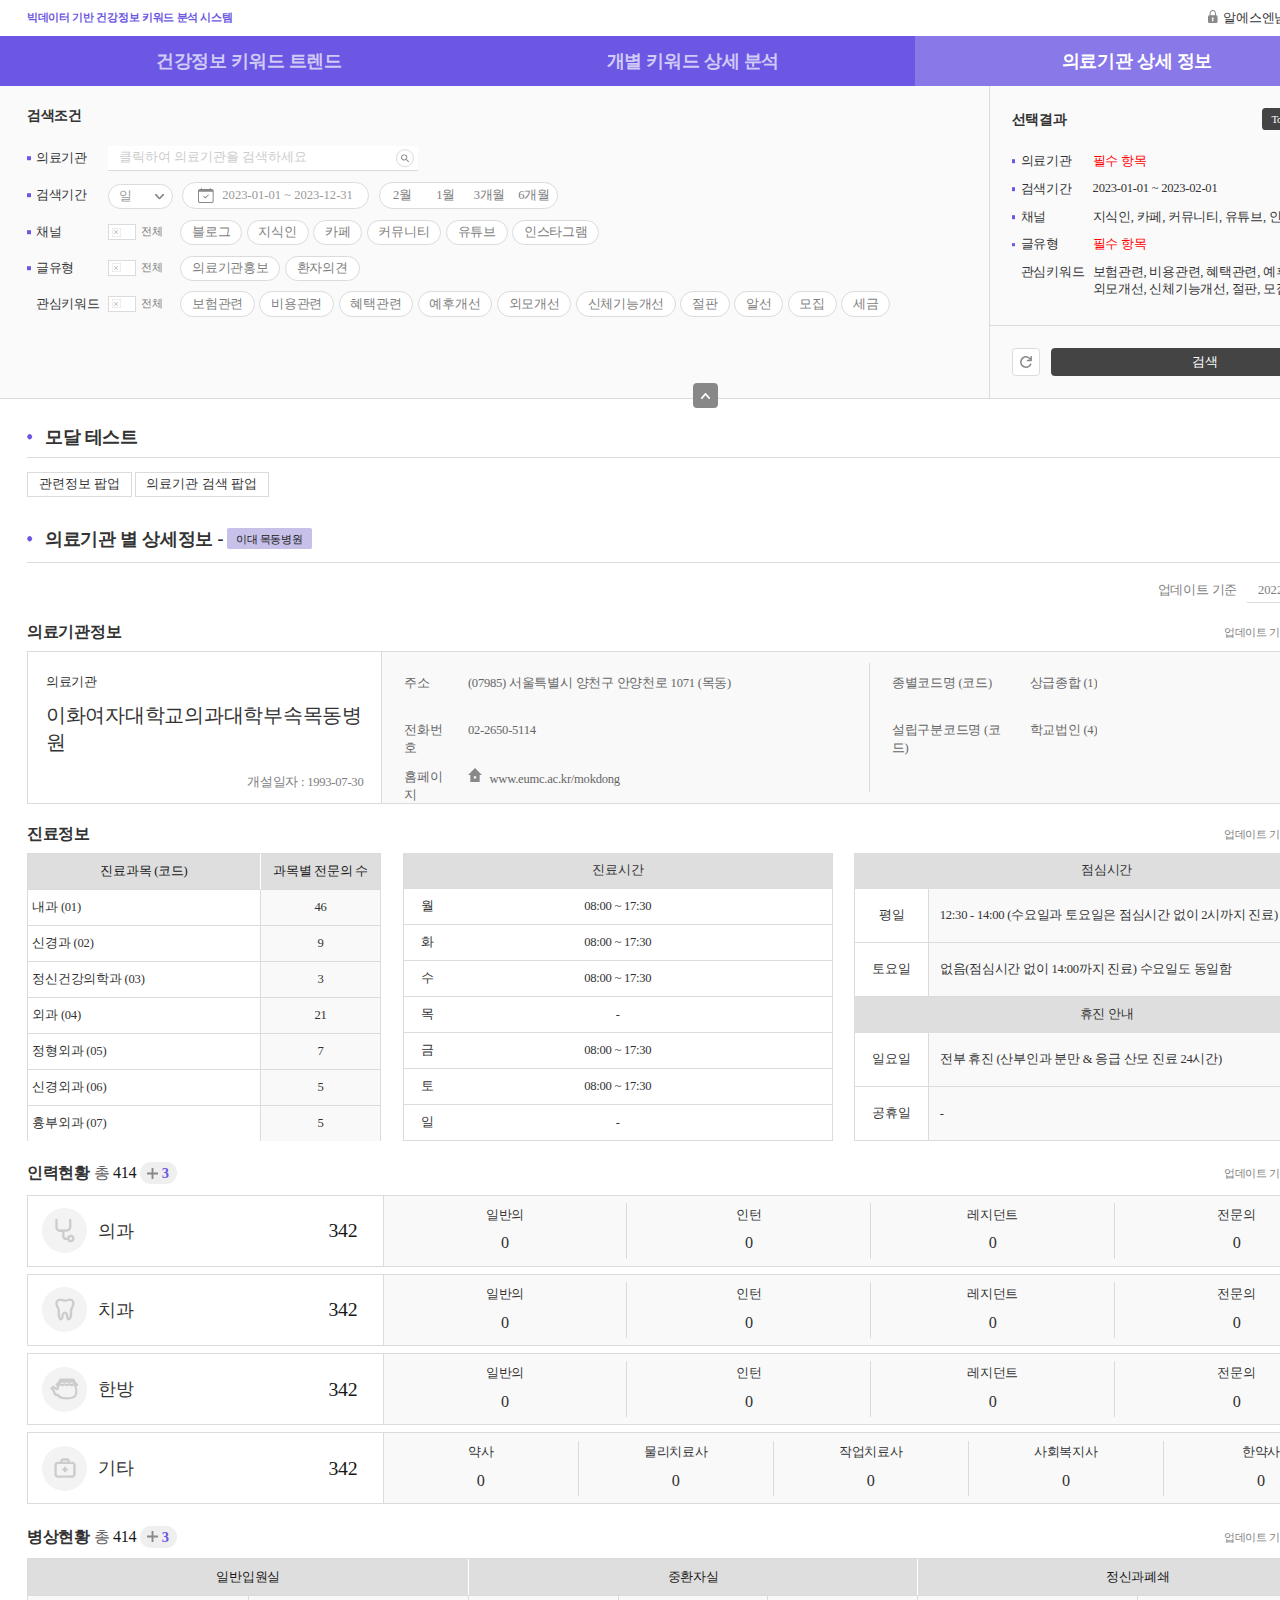
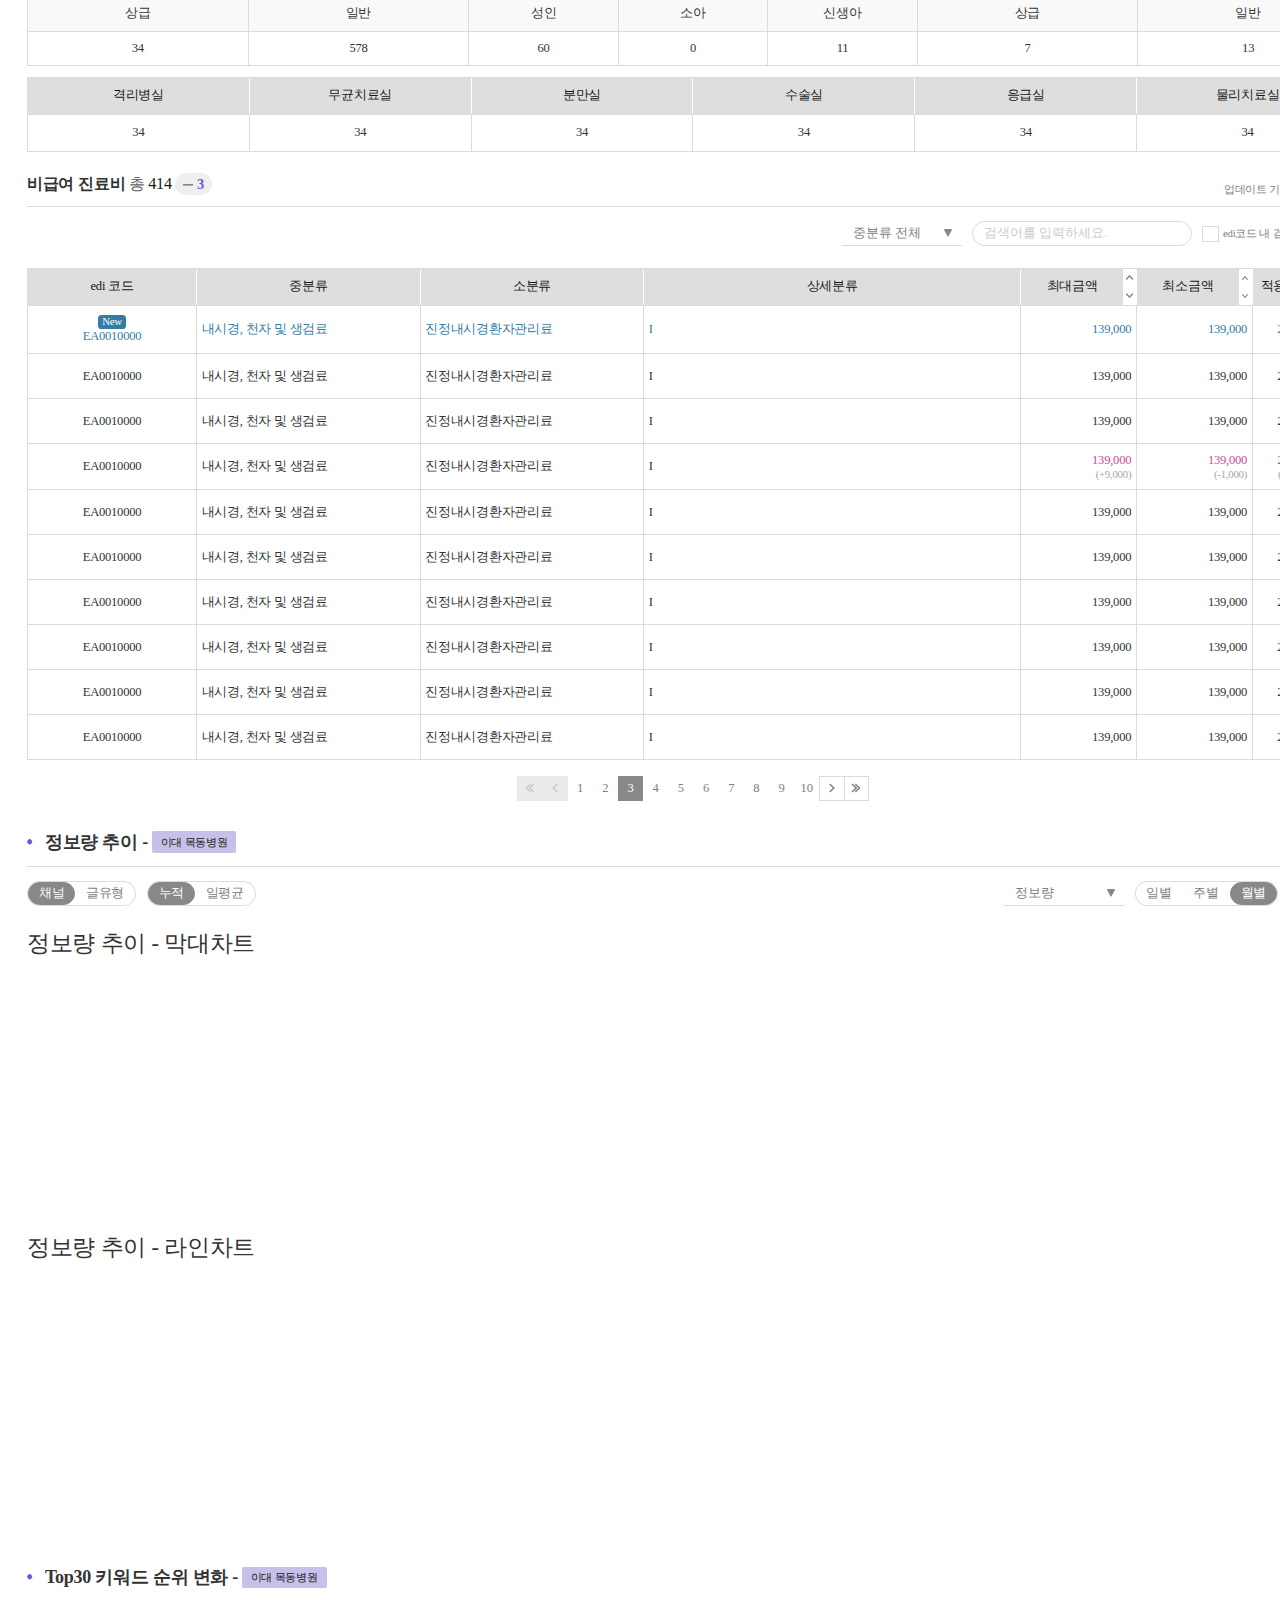
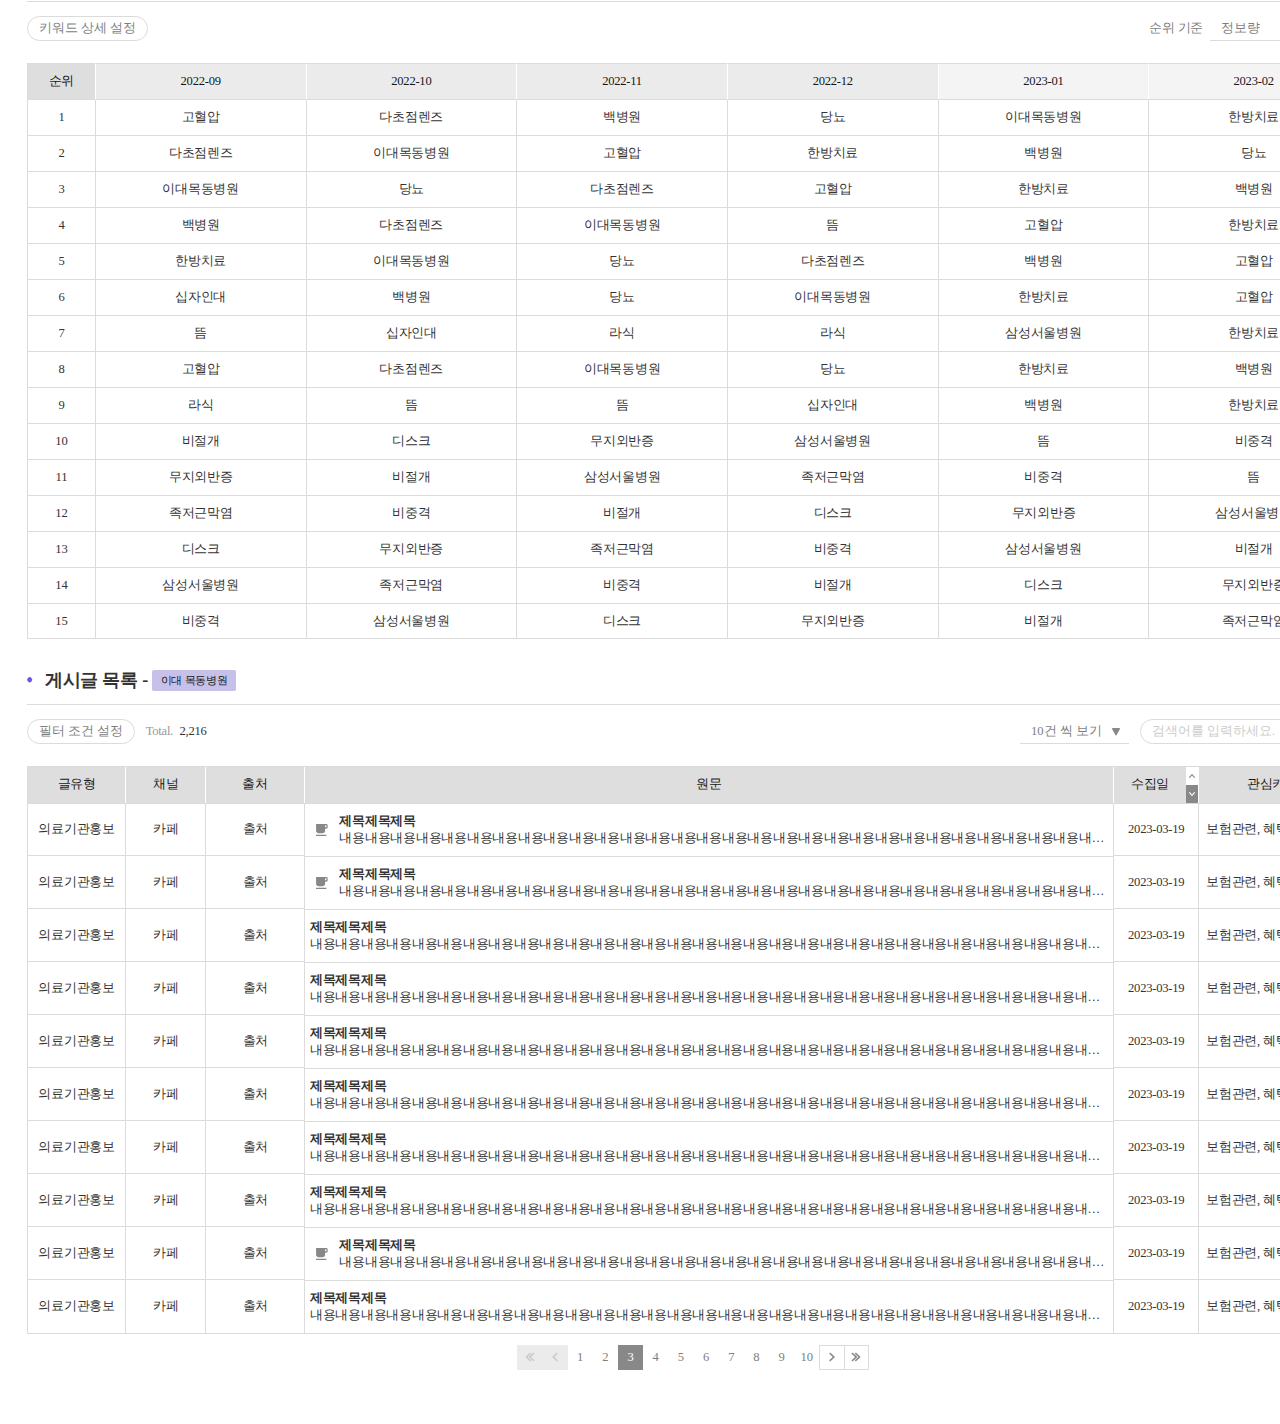
<file: dashboard/medical/index.html>
<!-- reBuild :  20230313154934 -->

<!DOCTYPE html>
<html lang="ko">
<head>
  <meta charset="UTF-8">
  <meta http-equiv="X-UA-Compatible" content="IE=edge">
  <meta name="viewport" content="width=991" />
  <title>Dashboard</title>

  <!-- SEO -->
  <meta name="robots" content="noindex,nofollow"> 

  <!-- FAVICON -->
  <link rel="shortcut icon" href="/dashboard/assets/img/favicon.ico" />

  <!-- STYLE -->
    <link rel="stylesheet" href="/dashboard/assets/css/style.css?v=20230313154934">

  <!-- JS -->
  <script src="/dashboard/assets/js/config/files.js?v=20230313154934" defer></script>
  <script src="/dashboard/assets/js/libs.js?v=20230313154934" defer></script>
  <script src="/dashboard/assets/js/modules.js?v=20230313154934" defer></script>
  <script src="/dashboard/assets/js/config/router.js?v=20230313154934" defer></script>
</head>

<body>
  <!-- 페이지 로딩 -->
  
  
    
      
      
      


<!-- loading page -->
<aside id="loadingWrap">
  <div class="content">
    <div class="img"><i></i><i></i><i></i><i></i><i></i><i></i><i></i><i></i></div>
    <p>페이지를 불러오고 있습니다.</p>
  </div>

  
  <style type="text/css">
      #loadingWrap {position:fixed;z-index:101;top:0;left:0;width:100%;height:100%;color:#fff;font-family:sans-serif;background-color:rgba(0,0,0,0.3)}
      #loadingWrap .content {position:absolute;top:50%;left:50%;transform:translate(-50%, -50%);}
      #loadingWrap .content .img {position:relative;margin:auto;width:20vw;height:20vw;transform:rotate(0);animation:loadingWrap 2.4s infinite linear;}
      #loadingWrap .content .img i {position:absolute;top:0;left:50%;width:50%;height:50%;margin-left:-25%;transform-origin:50% 100%;}
      #loadingWrap .content .img i:nth-child(1) {transform: rotate(45deg);}
      #loadingWrap .content .img i:nth-child(2) {transform: rotate(90deg);}
      #loadingWrap .content .img i:nth-child(3) {transform: rotate(135deg);}
      #loadingWrap .content .img i:nth-child(4) {transform: rotate(180deg);}
      #loadingWrap .content .img i:nth-child(5) {transform: rotate(225deg);}
      #loadingWrap .content .img i:nth-child(6) {transform: rotate(270deg);}
      #loadingWrap .content .img i:nth-child(7) {transform: rotate(315deg);}
      #loadingWrap .content .img i:nth-child(8) {transform: rotate(360deg);}
      #loadingWrap .content .img i::after {content:"";display:block;width:35%;height:35%;background-color:#fff;border-radius:50%;transform:scale(0.6)}
      #loadingWrap .content p {position:absolute;left:50%;margin:0;padding:0;font-size:16px;white-space:nowrap;transform:translate(-50%, 80%)}

      @media screen and (min-width:768px) {
          #loadingWrap .content .img {width:100px;height:100px;}
      }
      @keyframes loadingWrap {
          0% {transform: rotate(0);}
          100% {transform: rotate(360deg);}
      }
  </style>
</aside>
<!-- //loading page -->






  <!-- //페이지 로딩 -->
  <!-- #wrap -->
  <div id="wrap" data-target-device="pc" user-scalable="false" style="opacity: 0; visibility: hidden;">
    
    
      
        
          
          
          
        <!-- #header -->
        <header id="header" class="header" data-header-fixed="false" role="banner">
          <div class="inner">
            <h1 class="header-logo"><a class="header-logo__link" href="../member/login/index.html">빅데이터 기반 건강정보 키워드 분석 시스템</a></h1>
            <ul class="header-indicator ">
              <li class="header-indicator__item"><i class="icon-svg-lock" aria-hidden="true"></i>알에스엔님</li>
              <li class="header-indicator__item"><a href="#" class="btn btn-icon rounded-circle" title="로그아웃"><i class="icon-svg icon-svg-logout" aria-hidden="true"></i></a></li>
              <li class="header-indicator__item"><a href="#" class="btn btn-icon rounded-circle" title="시스템 바로가기"><i class="icon-svg icon-svg-system-monitor" aria-hidden="true"></i></a></li>
              <li class="header-indicator__item"><button class="btn btn-icon rounded-circle js-header-fixed" title="메뉴바 상단 고정"><i class="icon-svg icon-svg-pin" aria-hidden="true"></i></button></li>
            </ul>
            <nav class="header-gnb">
              <a class="header-gnb__link" data-file-path="moral"><span class="txt">건강정보 키워드 트렌드</span></a>
              <a class="header-gnb__link" data-file-path="keyword"><span class="txt">개별 키워드 상세 분석</span></a>
              <a class="header-gnb__link" data-file-path="medical"><span class="txt">의료기관 상세 정보</span></a>      
            </nav>
          </div>
        </header>
        <!-- //#header -->
      
    
  

<!-- #container -->
<main id="container" class="medical" role="main">
  <h2 class="visually-hidden">의료기관</h2>
  <!-- 상단검색영역 -->
<section class="l-section l-section-top-search" data-section="상단검색영역">
  <div class="inner">
    <header class="l-section-header visually-hidden">
      <h3 class="l-section-header__title">상단검색색영역</h3>
    </header>
    <main class="l-section-body row g-0">
      <article class="l-article l-article-form h-auto col-13" data-article="검색조건">
        <header class="l-article-header">
          <h4 class="l-article-header__title">검색조건</h4>
        </header>
        <main class="l-article-body">
          <dl class="form-search-list">
            <dt class="form-search-list__title form-search-list__title--has-required">의료기관</dt>
            <dd class="form-search-list__item">
              <div class="form-row form-search form-search--border-bottom" data-text-value="">
                <input id="medicalSearch" onclick="modalInfoSearch();" type="text" placeholder="클릭하여 의료기관을 검색하세요">
                <button class="btn btn-icon btn-search rounded-pill" onclick="modalInfoSearch();" type="button" title="검색하기"><i class="icon-svg icon-svg-search" aria-hidden="true"></i></button>
              </div>
            </dd>
            <dt class="form-search-list__title form-search-list__title--has-required">검색기간</dt>
            <dd class="form-search-list__item">
              <div
                class="ui_datepickers"
                id="dp11"
                data-date='{"sDate":"2023-01-01", "eDate":"2023-12-31"}'
                data-grps='[ "2MT", "1MT", "3TH", "6TH"]'
                data-type-opts='[ "day", "week", "month" ]'
              ></div>
            </dd>
            <dt class="form-search-list__title form-search-list__title--has-required">채널</dt>
            <dd class="form-search-list__item">
            <fieldset class="form-fieldset d-flex align-items-center" data-fieldset="전체채널">
              <div class="form-row form-switch form-switch--sm mr-20" data-row="전체">
                <input id="checkboxChannerAll" class="js-all-input-checked" type="checkbox" />
                <label for="checkboxChannerAll"><span class="txt">전체</span></label>
              </div>
              <fieldset class="form-fieldset row g-2" data-fieldset="채널종류">
                <div class="form-row form-check-button col" data-row="블로그">
                  <input id="checkboxChanner1" type="checkbox"/>
                  <label for="checkboxChanner1"><span class="txt">블로그</span></label>
                </div>
                <div class="form-row form-check-button col" data-row="지식인">
                  <input id="checkboxChanner2" type="checkbox"  />
                  <label for="checkboxChanner2"><span class="txt">지식인</span></label>
                </div>
                <div class="form-row form-check-button col" data-row="카페">
                  <input id="checkboxChanner3" type="checkbox"  />
                  <label for="checkboxChanner3"><span class="txt">카페</span></label>
                </div>
                <div class="form-row form-check-button col" data-row="커뮤니티">
                  <input id="checkboxChanner4" type="checkbox" />
                  <label for="checkboxChanner4"><span class="txt">커뮤니티</span></label>
                </div>
                <div class="form-row form-check-button col" data-row="유튜브">
                  <input id="checkboxChanner5" type="checkbox" />
                  <label for="checkboxChanner5"><span class="txt">유튜브</span></label>
                </div>
                <div class="form-row form-check-button col" data-row="인스타그램">
                  <input id="checkboxChanner6" type="checkbox"/>
                  <label for="checkboxChanner6"><span class="txt">인스타그램</span></label>
                </div>
              </fieldset>
            </fieldset>
            </dd>
            <dt class="form-search-list__title form-search-list__title--has-required">글유형</dt>
            <dd class="form-search-list__item">
            <fieldset class="form-fieldset d-flex align-items-center" data-fieldset="전체글유형">
              <div class="form-row form-switch form-switch--sm mr-20" form-switch--smta-row="전체">
                <input id="checkboxWritingAll"class="js-all-input-checked" type="checkbox"/>
                <label for="checkboxWritingAll"><span class="txt">전체</span></label>
              </div>
              <fieldset class="form-fieldset row g-2" data-fieldset="글유형종류">
                <div class="form-row form-check-button col" data-row="의료기관홍보">
                  <input id="checkboxWriting1" type="checkbox"/>
                  <label for="checkboxWriting1"><span class="txt">의료기관홍보</span></label>
                </div>
                <div class="form-row form-check-button col" data-row="환자의견">
                  <input id="checkboxWriting2" type="checkbox" />
                  <label for="checkboxWriting2"><span class="txt">환자의견</span></label>
                </div>
              </fieldset>
            </fieldset>
            </dd>
            <dt class="form-search-list__title">관심키워드</dt>
            <dd class="form-search-list__item">
            <fieldset class="form-fieldset d-flex align-items-center" data-fieldset="전체관심키워드" data-observer="true">
              <div class="form-row form-switch form-switch--sm mr-20" data- form-switch--smrow="전체">
                <input id="checkboxwWtchlistAll" class="js-all-input-checked" type="checkbox"/>
                <label for="checkboxwWtchlistAll" ><span class="txt">전체</span></label>
              </div>
              <fieldset class="form-fieldset row g-2" data-fieldset="관심키워드종류">
                <div class="form-row form-check-button col" data-row="보험관련">
                  <input id="checkboWwatchlist1" type="checkbox"/>
                  <label for="checkboWwatchlist1" ><span class="txt">보험관련</span></label>
                </div>
                <div class="form-row form-check-button col" data-row="비용관련">
                  <input id="checkboWwatchlist2" type="checkbox"/>
                  <label for="checkboWwatchlist2"  ><span class="txt">비용관련</span></label>
                </div>
                <div class="form-row form-check-button col" data-row="혜택관련">
                  <input id="checkboWwatchlist3" type="checkbox"/>
                  <label for="checkboWwatchlist3"  ><span class="txt">혜택관련</span></label>
                </div>
                <div class="form-row form-check-button col" data-row="예후개선">
                  <input id="checkboWwatchlist4" type="checkbox"/>
                  <label for="checkboWwatchlist4"  ><span class="txt">예후개선</span></label>
                </div>
                <div class="form-row form-check-button col" data-row="외모개선">
                  <input id="checkboWwatchlist5" type="checkbox"/>
                  <label for="checkboWwatchlist5"  ><span class="txt">외모개선</span></label>
                </div>
                <div class="form-row form-check-button col" data-row="신체기능개선">
                  <input id="checkboWwatchlist6" type="checkbox"/>
                  <label for="checkboWwatchlist6"  ><span class="txt">신체기능개선</span></label>
                </div>
                <div class="form-row form-check-button col" data-row="절판">
                  <input id="checkboWwatchlist7" type="checkbox"/>
                  <label for="checkboWwatchlist7"  ><span class="txt">절판</span></label>
                </div>
                <div class="form-row form-check-button col" data-row="알선">
                  <input id="checkboWwatchlist8" type="checkbox"/>
                  <label for="checkboWwatchlist8" ><span class="txt">알선</span></label>
                </div>
                <div class="form-row form-check-button col" data-row="모집">
                  <input id="checkboWwatchlist9" type="checkbox"/>
                  <label for="checkboWwatchlist9" ><span class="txt">모집</span></label>
                </div>
                <div class="form-row form-check-button col" data-row="세금">
                  <input id="checkboxWatchlist10" type="checkbox"/>
                  <label for="checkboxWatchlist10" ><span class="txt">세금</span></label>
                </div>
              </fieldset>
            </fieldset>
            </dd>
          </dl>
        </main>
      </article>
      <article class="l-article l-article-result h-auto col-5" data-article="선택결과">
        <header class="l-article-header pl-24">
          <h4 class="l-article-header__title">선택결과</h4>
          <i class="c-badge ml-auto">Today: 2020-01-06</i>
        </header>
        <main class="l-article-body pl-24 pb-24">
          <dl class="form-search-list">
            <dt class="form-search-list__title form-search-list__title--has-required">의료기관</dt>
            <dd class="form-search-list__item"><span class="text-warning">필수 항목</span></dd>
            <dt class="form-search-list__title form-search-list__title--has-required">검색기간</dt>
            <dd class="form-search-list__item">2023-01-01 ~ 2023-02-01</span></dd>
            <dt class="form-search-list__title form-search-list__title--has-required">채널</dt>
            <dd class="form-search-list__item" data-tooltip-text="지식인, 카페, 커뮤니티, 유튜브, 인스타그램"><span class="clamp-1 word-keep">지식인, 카페, 커뮤니티, 유튜브, 인스타그램</span></dd>
            <dt class="form-search-list__title form-search-list__title--has-required">글유형</dt>
            <dd class="form-search-list__item"><span class="text-warning">필수 항목</span></dd>
            <dt class="form-search-list__title align-items-start">관심키워드</dt>
            <dd class="form-search-list__item" data-tooltip-text="보험관련, 비용관련, 혜택관련, 예후개선, 외모개선, 신체기능선, 절판, 모집, 세금"><span class="clamp-2 word-keep">보험관련, 비용관련, 혜택관련, 예후개선, 외모개선, 신체기능개선, 절판, 모집, 세금</span></dd>
          </dl>
        </main>
        <footer class="l-article-footer pl-24 pt-24 border-top">
          <div class="btn-group d-flex gap-12">
            <button class="btn btn-icon btn-icon--lg rounded" data-button="새로고침" title="새로고침" type="button"><i class="icon-svg icon-svg-refresh" aria-hidden="true"></i></button>
            <button class="btn btn-secondary btn-secondary--lg rounded w-100" type="button">검색</button>
          </div>
        </footer>
      </article>
      <article class="l-article l-article-compact col-18" data-article="선택결과축소">
        <header class="l-article-header">
          <ul class="compact-list">
            <i class="c-badge"><span class="txt">2023-01-01 ~ 2023-01-03</span></i>
            <i class="c-badge">블로그 외 6개</i>
            <i class="c-badge">의료기관홍보 외 1개</i>
            <i class="c-badge">보험관련 외 16개</i>
          </ul>
          <div class="compact-today ml-auto">
            <i class="c-badge">Today: 2020-01-06</i>
          </div>
        </header>
      </article>
    </main>
  </div>
  <button class="btn btn-icon btn-icon--is-active btn-compact rounded" title="상단검색색영역 축소하기" type="button"><i class="icon-svg icon-svg-chevron-up" aria-hidden="true"></i></button>
</section>
<!-- //상단검색영역 -->

  

  <!-- 삭제항목 -->
  <section class="l-section mt-32">
    <div class="inner">
      <header class="l-section-header">
        <h3 class="l-section-header__title">모달 테스트</h3>
      </header>
      <main class="l-section-body pt-16">        
          <button class="btn btn-default" onclick="modalRelated()" type="button">관련정보 팝업</button>
          <button class="btn btn-default" onclick="modalInfoSearch()" type="button">의료기관 검색 팝업</button>    
      </main>
    </div>
  </section>
  <!-- //삭제항목 -->

  
  <!-- 의료기관 별 상세정보 -->
  <section class="l-section mt-32" data-section="의료기관별상세정보">
    <div class="inner">
      <header class="l-section-header">
        <h3 class="l-section-header__title">의료기관 별 상세정보 -<i class="c-badge js-toggle-label ml-4 color-171717 fw-normal" style="background-color: #C7C1EA;">이대 목동병원</i></h3>
        <div class="l-section-header__btn ml-auto">
          <button type="button" class="btn btn-icon rounded-circle"><i class="icon-svg icon-svg-download"></i></button>
        </div>
      </header>
      <main class="l-section-body pt-16">
        <article class="l-article" data-article="의료기관별상세정보-1depth" data-loading-spinner="false" data-is-empty="false">
          <header class="l-article-header d-flex">
            <fieldset class="form-fieldset ml-auto" data-fieldset="증감률">
              <span class="form-fieldset__title mr-8">업데이트 기준</span>
              <div class="form-row form-select form-select--border-bottom" data-row="y축데이터">
                <select class="form-select__select">
                  <option value="0" selected>2022년 4분기</option>
                  <option value="1">2022년 3분기</option>
                  <option value="2">2022년 2분기</option>
                  <option value="3">2022년 1분기</option>
                </select>
              </div>
            </fieldset>
          </header>

            <article class="l-article mt-24" data-article="의료기관정보" data-loading-spinner="false" data-is-empty="false">
              <header class="l-article-header d-flex">
                <h4 class="l-article-header__title">의료기관정보</h4>
                <span class="l-article-header__updated-info ml-auto">업데이트 기준 : 2022년 4분기</span>
              </header>
              <main class="l-article-body mt-12">    
                <ul class="medical-info--list">
                  <li class="medical-info--list__item">
                    <dl class="medical--information--list d-flex border">
                      <dt class="medical--information--list__title border-end">
                        <p class="tit">의료기관</p>
                        <p class="txt clamp-2 mt-12">이화여자대학교의과대학부속목동병원</p>
                        <p class="since text-end mt-20">개설일자 : 1993-07-30</p>
                      </dt>
                      <dd class="medical--information--list__item border-end">
                        <span class="tit">주소</span><span class="txt">(07985) 서울특별시 양천구 안양천로 1071 (목동)</span> <br>
                        <span class="tit mt-8">전화번호</span><span class="txt mt-8">02-2650-5114</span> <br>
                        <span class="tit mt-8">홈페이지</span><span class="txt mt-8"><a href="" target="_blank" class="link"><i class="icon-svg icon-svg-home-page mr-8"></i>www.eumc.ac.kr/mokdong</a></span>
                      </dd>
                      <dd class="medical--information--list__item">
                        <span class="tit">종별코드명 (코드)</span><span class="txt">상급종합 (1)</span> <br>
                        <span class="tit mt-8">설립구분코드명 (코드)</span><span class="txt mt-8">학교법인 (4)</span>
                      </dd>
                    </dl>
                  </li>
                </ul>
              </main>
            </article>

            <article class="l-article mt-24" data-article="진료정보" data-loadin g-spinner="false" data-is-empty="false">
              <header class="l-article-header d-flex">
                <h4 class="l-article-header__title">진료정보</h4>
                <span class="l-article-header__updated-info ml-auto">업데이트 기준 : 2022년 4분기</span>
              </header>
              <main class="l-article-body row mt-12">    
                <div class="col-5">
                  <div class="scroll-container-y" style="height: 32rem;">
                    <table class="c-table c-table--medical__treatment-info" data-thead-sticky="true">
                      
<colgroup>
  <col width="*">
  <col width="34.3%">
</colgroup>
<thead>
  <tr>
    <th class="text-center">진료과목 (코드)</th>
    <th class="text-center">과목별 전문의 수</th>
  </tr>
</thead>
<tbody>
  <tr>
    <td class="text-start">내과 (01)</td>
    <td class="text-center">46</td>
  </tr>
  <tr>
    <td class="text-start">신경과 (02)</td>
    <td class="text-center">9</td>
  </tr>
  <tr>
    <td class="text-start">정신건강의학과 (03)</td>
    <td class="text-center">3</td>
  </tr>
  <tr>
    <td class="text-start">외과 (04)</td>
    <td class="text-center">21</td>
  </tr>
  <tr>
    <td class="text-start">정형외과 (05)</td>
    <td class="text-center">7</td>
  </tr>
  <tr>
    <td class="text-start">신경외과 (06)</td>
    <td class="text-center">5</td>
  </tr>
  <tr>
    <td class="text-start">흉부외과 (07)</td>
    <td class="text-center">5</td>
  </tr>
  <tr>
    <td class="text-start">성형외과 (08)</td>
    <td class="text-center">5</td>
  </tr>
  <tr>
    <td class="text-start">마취통증의학과 (09)</td>
    <td class="text-center">46</td>
  </tr>
  <tr>
    <td class="text-start">산부인과 (10)</td>
    <td class="text-center">46</td>
  </tr>
  <tr>
    <td class="text-start">소아청소년과 (11)</td>
    <td class="text-center">46</td>
  </tr>
  <tr>
    <td class="text-start">안과 (12)</td>
    <td class="text-center">46</td>
  </tr>
  <tr>
    <td class="text-start">이비인후과 (13)</td>
    <td class="text-center">46</td>
  </tr>
</tbody>
                    </table>
                  </div>
                </div>

                <div class="col-6">
                  <div class="scroll-container-y" style="height: 32rem;">
                    <ul class="treatment-time--list">
                      <li class="treatment-time--list__title text-center"><span class="tit w-100">진료시간</span></li>
                      <li class="treatment-time--list__item text-center"><span class="day">월</span><p class="time">08:00 ~ 17:30</p></li>
                      <li class="treatment-time--list__item text-center"><span class="day">화</span><p class="time">08:00 ~ 17:30</p></li>
                      <li class="treatment-time--list__item text-center"><span class="day">수</span><p class="time">08:00 ~ 17:30</p></li>
                      <li class="treatment-time--list__item text-center"><span class="day">목</span><p class="time">-</p></li>
                      <li class="treatment-time--list__item text-center"><span class="day">금</span><p class="time">08:00 ~ 17:30</p></li>
                      <li class="treatment-time--list__item text-center"><span class="day">토</span><p class="time">08:00 ~ 17:30</p></li>
                      <li class="treatment-time--list__item text-center"><span class="day">일</span><p class="time">-</p></li>
                    </ul>
                  </div>
                </div>

                <div class="col-7">
                  <div class="scroll-container-y" style="height: 32rem;">
                    <ul class="lunch-time--list">
                      <div class="lunch-time--list__title">점심시간</div>
                      <li class="lunch-time--list__item">
                        <dl class="lunch--list d-flex">
                          <dt class="lunch--list__title">평일</dt>
                          <dd class="lunch--list__item">
                            <p class="txt">12:30 - 14:00 (수요일과 토요일은 점심시간 없이 2시까지 진료)</p>
                          </dd>
                        </dl>
                      </li>
                      <li class="lunch-time--list__item">
                        <dl class="lunch--list d-flex">
                          <dt class="lunch--list__title">토요일</dt>
                          <dd class="lunch--list__item">
                            <p class="text">없음(점심시간 없이 14:00까지 진료) 수요일도 동일함</p>
                          </dd>
                        </dl>
                      </li>
                    </ul>
                    <ul class="close-medical--list">
                      <div class="close-medical--list__title">휴진 안내</div>
                      <li class="close-medical--list__item">
                        <dl class="close--list d-flex">
                          <dt class="close--list__title">일요일</dt>
                          <dd class="close--list__item">
                            <p class="txt">전부 휴진 (산부인과 분만 & 응급 산모 진료 24시간)</p>
                          </dd>
                        </dl>
                      </li>
                      <li class="close-medical--list__item">
                        <dl class="close--list d-flex">
                          <dt class="close--list__title">공휴일</dt>
                          <dd class="close--list__item">
                            <p class="txt">-</p>
                          </dd>
                        </dl>
                      </li>
                    </ul>
                  </div>
                </div>
              </main>
            </article>

            <article class="l-article mt-24" data-article="인력현황" data-loading-spinner="false" data-is-empty="false">
              <header class="l-article-header d-flex">
                <h4 class="l-article-header__title">인력현황
                  <div class="l-article-header__total ml-4">
                    <span class="total--word">총 </span>
                    <span class="total--count ml-4">414</span>
                    <div class="total--fluc ml-4">
                      <i class="icon-svg icon-svg-plus ml-8"></i>
                      <span class="total--fluc__count ml-4">3</span>
                    </div>
                  </div>
                </h4>
                <span class="l-article-header__updated-info ml-auto">업데이트 기준 : 2022년 4분기</span>
              </header>
              <main class="l-article-body mt-12">    
                <ul class="human-present--list">
                  <li class="human-present--list__item">

                    <dl class="normal-medical--list d-flex border">
                      <dt class="normal-medical--list__title d-flex"><i class="icon-svg icon-svg-normal-medical" aria-hidden="true"></i><p class="tit ml-12">의과</p><p class="count ml-auto">342</p></dt>
                      <dd class="normal-medical--list__item text-center">
                        <p class="tit">일반의</p>
                        <p class="count">0</p>
                      </dd>
                      <dd class="normal-medical--list__item text-center">
                        <p class="tit">인턴</p>
                        <p class="count">0</p>
                      </dd>
                      <dd class="normal-medical--list__item text-center">
                        <p class="tit">레지던트</p>
                        <p class="count">0</p>
                      </dd>
                      <dd class="normal-medical--list__item text-center">
                        <p class="tit">전문의</p>
                        <p class="count">0</p>
                      </dd>
                    </dl>

                    <dl class="dental-clinic--list d-flex border mt-8">
                      <dt class="dental-clinic--list__title d-flex"><i class="icon-svg icon-svg-dental-clinic" aria-hidden="true"></i><p class="tit ml-12">치과</p><p class="count ml-auto">342</p></dt>
                      <dd class="dental-clinic--list__item text-center">
                        <p class="tit">일반의</p>
                        <p class="count">0</p>
                      </dd>
                      <dd class="dental-clinic--list__item text-center">
                        <p class="tit">인턴</p>
                        <p class="count">0</p>
                      </dd>
                      <dd class="dental-clinic--list__item text-center">
                        <p class="tit">레지던트</p>
                        <p class="count">0</p>
                      </dd>
                      <dd class="dental-clinic--list__item text-center">
                        <p class="tit">전문의</p>
                        <p class="count">0</p>
                      </dd>
                    </dl>

                    <dl class="oriental-medical--list d-flex border mt-8">
                      <dt class="oriental-medical--list__title d-flex"><i class="icon-svg icon-svg-oriental-medical" aria-hidden="true"></i><p class="tit ml-12">한방</p><p class="count ml-auto">342</p></dt>
                      <dd class="oriental-medical--list__item text-center">
                        <p class="tit">일반의</p>
                        <p class="count">0</p>
                      </dd>
                      <dd class="oriental-medical--list__item text-center">
                        <p class="tit">인턴</p>
                        <p class="count">0</p>
                      </dd>
                      <dd class="oriental-medical--list__item text-center">
                        <p class="tit">레지던트</p>
                        <p class="count">0</p>
                      </dd>
                      <dd class="oriental-medical--list__item text-center">
                        <p class="tit">전문의</p>
                        <p class="count">0</p>
                      </dd>
                    </dl>

                    <dl class="other--list d-flex border mt-8">
                      <dt class="other--list__title d-flex"><i class="icon-svg icon-svg-other-medical" aria-hidden="true"></i><p class="tit ml-12">기타</p><p class="count ml-auto">342</p></dt>
                      <dd class="other--list__item text-center">
                        <p class="tit">약사</p>
                        <p class="count">0</p>
                      </dd>
                      <dd class="other--list__item text-center">
                        <p class="tit">물리치료사</p>
                        <p class="count">0</p>
                      </dd>
                      <dd class="other--list__item text-center">
                        <p class="tit">작업치료사</p>
                        <p class="count">0</p>
                      </dd>
                      <dd class="other--list__item text-center">
                        <p class="tit">사회복지사</p>
                        <p class="count">0</p>
                      </dd>
                      <dd class="other--list__item text-center">
                        <p class="tit">한약사</p>
                        <p class="count">0</p>
                      </dd>
                    </dl>
                  </li>
                </ul>
              </main>
            </article>

            <article class="l-article mt-24" data-article="병상현황" data-loading-spinner="false" data-is-empty="false">
              <header class="l-article-header d-flex">
                <h4 class="l-article-header__title">병상현황
                  <div class="l-article-header__total ml-4">
                    <span class="total--word">총 </span>
                    <span class="total--count ml-4">414</span>
                    <div class="total--fluc ml-4">
                      <i class="icon-svg icon-svg-plus ml-8"></i>
                      <span class="total--fluc__count ml-4">3</span>
                    </div>
                  </div>
                </h4>
                <span class="l-article-header__updated-info ml-auto">업데이트 기준 : 2022년 4분기</span>
              </header>
              <main class="l-article-body mt-12">    
                <table class="c-table c-table--medical__normal-bed">
                  <colgroup>
  <col width="16.58%">
  <col width="16.58%">
  <col width="*">
  <col width="*">
  <col width="*">
  <col width="16.58%">
  <col width="16.58%">
</colgroup>
<thead>
  <tr>
    <th class="text-center" colspan="2">일반입원실</th>
    <th class="text-center" colspan="3">중환자실</th>
    <th class="text-center" colspan="2">정신과폐쇄</th>
  </tr>
</thead>
<tbody>
  <tr>
    <td class="text-center">상급</td>
    <td class="text-center">일반</td>
    <td class="text-center">성인</td>
    <td class="text-center">소아</td>
    <td class="text-center">신생아</td>
    <td class="text-center">상급</td>
    <td class="text-center">일반</td>
  </tr>
  <tr>
    <td class="text-center">34</td>
    <td class="text-center">578</td>
    <td class="text-center">60</td>
    <td class="text-center">0</td>
    <td class="text-center">11</td>
    <td class="text-center">7</td>
    <td class="text-center">13</td>
  </tr>
</tbody>
                </table>
                <table class="c-table c-table--medical__special-bed mt-12">
                  <colgroup>
  <col width="*">
  <col width="*">
  <col width="*">
  <col width="*">
  <col width="*">
  <col width="*">
</colgroup>
<thead>
  <tr>
    <th>격리병실</th>
    <th>무균치료실</th>
    <th>분만실</th>
    <th>수술실</th>
    <th>응급실</th>
    <th>물리치료실</th>
  </tr>
</thead>
<tbody>
  <tr>
    <td class="text-center">34</td>
    <td class="text-center">34</td>
    <td class="text-center">34</td>
    <td class="text-center">34</td>
    <td class="text-center">34</td>
    <td class="text-center">34</td>
  </tr>
</tbody>
                </table>
              </main>
            </article>

            <article class="l-article mt-24" data-article="비급여진료비" data-loading-spinner="false" data-is-empty="false">
              <header class="l-article-header l-article-header--has-title d-flex">
                <h4 class="l-article-header__title">비급여 진료비
                  <div class="l-article-header__total ml-4">
                    <span class="total--word">총 </span>
                    <span class="total--count ml-4">414</span>
                    <div class="total--fluc ml-4">
                      <i class="icon-svg icon-svg-minus ml-8"></i>
                      <span class="total--fluc__count ml-4">3</span>
                    </div>
                  </div>
                </h4>
                <span class="l-article-header__updated-info ml-auto">업데이트 기준 : 2022년 4분기</span>
              </header>
              <main class="l-article-body">
                <article class="l-article" data-article="테이블n차트">
                  <header class="l-article-header d-flex">
                    <fieldset class="form-fieldset d-flex align-items-center ml-auto" data-fieldset="비급여진료비">
                      <div class="form-row form-select form-select--border-bottom">
                        <select>
                          <option value="0" selected>중분류 전체</option>
                          <option value="1">정보량 증감률</option>
                        </select>
                      </div>
                    </fieldset>
                    <div class="form-row form-search ml-12" data-row="검색어" data-text-value="">
                      <input class="rounded-pill" name="keywordNonBenefit" type="search" placeholder="검색어를 입력하세요.">
                    </div>
                    <fieldset class="form-fieldset d-flex ml-12" data-fieldset="edi검색">
                      <div class="form-row form-check form-check--sm" data-row="edi검색">
                        <input id="checkboxEdi" class="" type="checkbox">
                        <label for="checkboxEdi"><span class="txt w-100 mr-5">edi코드 내 검색</span></label>
                      </div>
                    </fieldset>
                    <button class="btn btn-secondary rounded ml-12">검색</button>
                  </header>
                  <main class="l-article-body mt-24">
                    <div class="scroll-container-y" style="height: 55.2rem;">
                      <table class="c-table c-table--medical__non-benefit">
                        <colgroup>
  <col width="12.7%">
  <col width="16.8%">
  <col width="16.8%">
  <col width="*">
  <col width="8.7%">
  <col width="8.7%">
  <col width="8%">
</colgroup>
<thead>
  <tr>
    <th>edi 코드</th>
    <th>중분류</th>
    <th>소분류</th>
    <th>상세분류</th>
    <th>
      <p class="tit">최대금액</p>
      <fieldset class="form-fieldset" data-fieldset="정렬">
        <div class="form-row form-check-button" data-row="오름차순">
          <input id="radioNonBenefitTableHeadSort1" name="radioNonBenefitTableHeadSort" type="radio" />
          <label for="radioNonBenefitTableHeadSort1" title="오름차순"><i class="icon-svg icon-svg-chevron-up" aria-hidden="true"></i></label>
        </div>
        <div class="form-row form-check-button" data-row="내림차순">
          <input id="radioNonBenefitTableHeadSort2" name="radioNonBenefitTableHeadSort" type="radio" />
          <label for="radioNonBenefitTableHeadSort2" title="내림차순"><i class="icon-svg icon-svg-chevron-down" aria-hidden="true"></i></label>
        </div>
      </fieldset>
    </th>
    <th>
      <p class="tit">최소금액</p>
      <fieldset class="form-fieldset" data-fieldset="정렬">
        <div class="form-row form-check-button" data-row="오름차순">
          <input id="radioNonBenefitTableHeadSort3" name="radioNonBenefitTableHeadSort" type="radio" />
          <label for="radioNonBenefitTableHeadSort3" title="오름차순"><i class="icon-svg icon-svg-chevron-up" aria-hidden="true"></i></label>
        </div>
        <div class="form-row form-check-button" data-row="내림차순">
          <input id="radioNonBenefitTableHeadSort4" name="radioNonBenefitTableHeadSort" type="radio" />
          <label for="radioNonBenefitTableHeadSort4" title="내림차순"><i class="icon-svg icon-svg-chevron-down" aria-hidden="true"></i></label>
        </div>
      </fieldset>
    </th>
    <th>
      <p class="tit">적용개시일자</p>
      <fieldset class="form-fieldset" data-fieldset="정렬">
        <div class="form-row form-check-button" data-row="오름차순">
          <input id="radioNonBenefitTableHeadSort5" name="radioNonBenefitTableHeadSort" type="radio" />
          <label for="radioNonBenefitTableHeadSort5" title="오름차순"><i class="icon-svg icon-svg-chevron-up" aria-hidden="true"></i></label>
        </div>
        <div class="form-row form-check-button" data-row="내림차순">
          <input id="radioNonBenefitTableHeadSort6" name="radioNonBenefitTableHeadSort" type="radio" checked/>
          <label for="radioNonBenefitTableHeadSort6" title="내림차순"><i class="icon-svg icon-svg-chevron-down" aria-hidden="true"></i></label>
        </div>
      </fieldset>
    </th>
  </tr>
</thead>
<tbody>
  <tr class="tr--is-new">
    <td class="text-center">EA0010000</td>
    <td class="text-start">내시경, 천자 및 생검료</td>
    <td class="text-start">진정내시경환자관리료</td>
    <td class="text-start">I</td>
    <td class="text-end">139,000</td>
    <td class="text-end">139,000</td>
    <td class="text-center">2022-12-14</td>
  </tr>
  <tr>
    <td class="text-center">EA0010000</td>
    <td class="text-start">내시경, 천자 및 생검료</td>
    <td class="text-start">진정내시경환자관리료</td>
    <td class="text-start">I</td>
    <td class="text-end">139,000</td>
    <td class="text-end">139,000</td>
    <td class="text-center">2022-12-14</td>
  </tr>
  <tr>
    <td class="text-center">EA0010000</td>
    <td class="text-start">내시경, 천자 및 생검료</td>
    <td class="text-start">진정내시경환자관리료</td>
    <td class="text-start">I</td>
    <td class="text-end">139,000</td>
    <td class="text-end">139,000</td>
    <td class="text-center">2022-12-14</td>
  </tr>
  <tr class="tr--is-diff">
    <td class="text-center">EA0010000</td>
    <td class="text-start">내시경, 천자 및 생검료</td>
    <td class="text-start">진정내시경환자관리료</td>
    <td class="text-start">I</td>
    <td class="text-end">139,000<p class="diff-value">(+9,000)</p></td>
    <td class="text-end">139,000<p class="diff-value">(-1,000)</p></td>
    <td class="text-center">2022-12-14<p class="diff-value">(2022-09-13)</p></td>
  </tr>
  <tr>
    <td class="text-center">EA0010000</td>
    <td class="text-start">내시경, 천자 및 생검료</td>
    <td class="text-start">진정내시경환자관리료</td>
    <td class="text-start">I</td>
    <td class="text-end">139,000</td>
    <td class="text-end">139,000</td>
    <td class="text-center">2022-12-14</td>
  </tr>
  <tr>
    <td class="text-center">EA0010000</td>
    <td class="text-start">내시경, 천자 및 생검료</td>
    <td class="text-start">진정내시경환자관리료</td>
    <td class="text-start">I</td>
    <td class="text-end">139,000</td>
    <td class="text-end">139,000</td>
    <td class="text-center">2022-12-14</td>
  </tr>
  <tr>
    <td class="text-center">EA0010000</td>
    <td class="text-start">내시경, 천자 및 생검료</td>
    <td class="text-start">진정내시경환자관리료</td>
    <td class="text-start">I</td>
    <td class="text-end">139,000</td>
    <td class="text-end">139,000</td>
    <td class="text-center">2022-12-14</td>
  </tr>
  <tr>
    <td class="text-center">EA0010000</td>
    <td class="text-start">내시경, 천자 및 생검료</td>
    <td class="text-start">진정내시경환자관리료</td>
    <td class="text-start">I</td>
    <td class="text-end">139,000</td>
    <td class="text-end">139,000</td>
    <td class="text-center">2022-12-14</td>
  </tr>
  <tr>
    <td class="text-center">EA0010000</td>
    <td class="text-start">내시경, 천자 및 생검료</td>
    <td class="text-start">진정내시경환자관리료</td>
    <td class="text-start">I</td>
    <td class="text-end">139,000</td>
    <td class="text-end">139,000</td>
    <td class="text-center">2022-12-14</td>
  </tr>
  <tr>
    <td class="text-center">EA0010000</td>
    <td class="text-start">내시경, 천자 및 생검료</td>
    <td class="text-start">진정내시경환자관리료</td>
    <td class="text-start">I</td>
    <td class="text-end">139,000</td>
    <td class="text-end">139,000</td>
    <td class="text-center">2022-12-14</td>
  </tr>
</tbody>
                      </table>
                    </div>
                  </main>
                  <footer class="l-article-footer mt-12">
                    
<!-- pagination -->
<ol class="c-pagination" data-current-page="3">
  <li class="c-pagination__item c-pagination__item--first"><button class="btn btn-default" type="button" title="이전 10개 페이지" disabled><i class="icon-svg icon-svg-chevrons-left" aria-hidden="true"></i></button></li>
  <li class="c-pagination__item c-pagination__item--prev"><button class="btn btn-default" type="button" title="이전 페이지" disabled><i class="icon-svg icon-svg-chevron-left" aria-hidden="true"></i></button></li>
  <li class="c-pagination__item"><button class="btn btn-default border-0" type="button"><span class="txt">1</span></button></li>
  <li class="c-pagination__item"><button class="btn btn-default border-0" type="button"><span class="txt">2</span></button></li>
  <li class="c-pagination__item"><button class="btn btn-default border-0" type="button"><span class="txt">3</span></button></li>
  <li class="c-pagination__item"><button class="btn btn-default border-0" type="button"><span class="txt">4</span></button></li>
  <li class="c-pagination__item"><button class="btn btn-default border-0" type="button"><span class="txt">5</span></button></li>
  <li class="c-pagination__item"><button class="btn btn-default border-0" type="button"><span class="txt">6</span></button></li>
  <li class="c-pagination__item"><button class="btn btn-default border-0" type="button"><span class="txt">7</span></button></li>
  <li class="c-pagination__item"><button class="btn btn-default border-0" type="button"><span class="txt">8</span></button></li>
  <li class="c-pagination__item"><button class="btn btn-default border-0" type="button"><span class="txt">9</span></button></li>
  <li class="c-pagination__item"><button class="btn btn-default border-0" type="button"><span class="txt">10</span></button></li>
  <li class="c-pagination__item c-pagination__item--next"><button class="btn btn-default" type="button" title="다음 페이지"><i class="icon-svg icon-svg-chevron-right" aria-hidden="true"></i></button></li>
  <li class="c-pagination__item c-pagination__item--last"><button class="btn btn-default" type="button" title="다음 10개 페이지"><i class="icon-svg icon-svg-chevrons-right" aria-hidden="true"></i></button></li>
</ol>
<!-- //pagination -->
                  </footer>
                </article>
              </main>
            </article>

        </article>
      </main>
    </div>
  </section>
  <!-- //의료기관 별 상세정보 -->

  <!-- 정보량 추이 -->
  <section class="l-section mt-32" data-section="정보량추이">
    <div class="inner">
      <header class="l-section-header">
        <h3 class="l-section-header__title">정보량 추이 -<i class="c-badge js-toggle-label ml-4 color-171717 fw-normal" style="background-color: #C7C1EA;">이대 목동병원</i></h3>
        <div class="l-section-header__btn ml-auto">
          <button type="button" class="btn btn-icon rounded-circle"><i class="icon-svg icon-svg-download"></i></button>
        </div>
      </header>
      <main class="l-section-body pt-16">
        <article class="l-article" data-article="정보량추이차트" data-loading-spinner="false" data-is-empty="false">
          <header class="l-article-header d-flex">
            <fieldset class="form-fieldset d-inline-flex" data-fieldset="채널/글유형">
              <div class="form-row form-switch-button" data-row="채널">
                <input type="radio" id="radioChannel1" name="radioChennel" checked>
                <label for="radioChannel1">
                  <span class="txt">채널</span>
                </label>
              </div>
              <div class="form-row form-switch-button" data-row="글유형">
                <input type="radio" id="radioChannel2" name="radioChennel">
                <label for="radioChannel2">
                  <span class="txt">글유형</span>
                </label>
              </div>
            </fieldset>
            <fieldset class="form-fieldset d-inline-flex ml-12" data-fieldset="누적/일평균">
              <div class="form-row form-switch-button" data-row="누적">
                <input type="radio" id="radioDataQuantity1"  name="radioDataQuantity" checked>
                <label for="radioDataQuantity1">
                  <span class="txt">누적</span>
                </label>
              </div>
              <div class="form-row form-switch-button" data-row="일평균">
                <input type="radio" id="radioDataQuantity2"  name="radioDataQuantity">
                <label for="radioDataQuantity2">
                  <span class="txt">일평균</span>
                </label>
              </div>
            </fieldset>
            <fieldset class="form-fieldset ml-auto" data-fieldset="증감률">
              <div class="form-row form-select form-select--border-bottom" data-row="y축데이터" data-selected-value="정보량">
                <label for="selectDataQuantity" class="visually-hidden">순위기준</label>
                <select id="selectDataQuantity">
                  <option value="정보량">정보량</option>
                  <option value="증감률">정보량 증감률</option>
                </select>
              </div>
            </fieldset>
            <fieldset class="form-fieldset d-inline-flex ml-12" data-fieldset="일주월별">
              <div class="form-row form-switch-button" data-row="일별">
                <input type="radio" id="radioSortDate01" name="radioSortDate0">
                <label for="radioSortDate01">
                  <span class="txt">일별</span>
                </label>
              </div>
              <div class="form-row form-switch-button" data-row="주별">
                <input type="radio" id="radioSortDate02" name="radioSortDate0">
                <label for="radioSortDate02">
                  <span class="txt">주별</span>
                </label>
              </div>
              <div class="form-row form-switch-button" data-row="월별">
                <input type="radio" id="radioSortDate03" name="radioSortDate0" checked>
                <label for="radioSortDate03">
                  <span class="txt">월별</span>
                </label>
              </div>
            </fieldset>
            <fieldset class="form-fieldset d-inline-flex ml-12" data-fieldset="차트스위치">
              <div class="form-row form-switch-button tab-nav" data-row="막대">
                <input type="radio" id="radioSwitchChart1"  name="radioSwitchChart">
                <label for="radioSwitchChart1">
                  <i class="icon-svg icon-svg-chart-candle"></i>
                </label>
              </div>
              <div class="form-row form-switch-button tab-nav" data-row="라인">
                <input type="radio" id="radioSwitchChart2"  name="radioSwitchChart">
                <label for="radioSwitchChart2">
                  <i class="icon-svg icon-svg-chart-line"></i>
                </label>
              </div>
            </fieldset>
          </header>
          <main class="l-article-body mt-24">
            <div class="js-chart tab-slide" style="height: 33.8rem;">
              <h1 class="fs-1">정보량 추이 - 막대차트</h1>
            </div>
            <div class="js-chart2 tab-slide" style="height: 33.8rem;">
              <h1 class="fs-1">정보량 추이 - 라인차트</h1>
            </div>
          </main>
        </article>
      </main>
    </div>
  </section>
  <!-- //정보량 추이 -->

  <!-- Top30 키워드 순위 변화 -->
  <section class="l-section mt-32" data-section="Top30키워드순위변화">
    <div class="inner">
      <header class="l-section-header">
        <h3 class="l-section-header__title">Top30 키워드 순위 변화 -<i class="c-badge js-toggle-label ml-4 color-171717 fw-normal" style="background-color: #C7C1EA;">이대 목동병원</i></h3>
        <div class="l-section-header__btn ml-auto">
          <button type="button" class="btn btn-icon rounded-circle"><i class="icon-svg icon-svg-download"></i></button>
        </div>
      </header>
      <main class="l-section-body pt-16">
        <article class="l-article" data-article="정보량추이차트" data-loading-spinner="false" data-is-empty="false">
          <header class="l-article-header d-flex">
            <button class="btn btn-default rounded-pill js-btn-set-keyword-detail" type="button"><span class="txt">키워드 상세 설정</span></button>
            <aside id="setting-keyword-detail" class="aside-setting-keyword-detail rounded">
  <header class="setting-keyword-detail--header"></header>
  <main class="setting-keyword-detail--body">
    <div class="setting-keyword-detail__attribute d-flex">
      <span class="txt w-100">속성</span>
      <fieldset class="form-fieldset mb-12 d-inline-flex" data-fieldset="속성">
        <div class="form-row form-check-button" data-row="질병">
          <input id="checkboxSense1" type="checkbox">
          <label for="checkboxSense1"><span class="txt">질병</span></label>
        </div>
        <div class="form-row form-check-button ml-4" data-row="치료법">
          <input id="checkboxSense2" type="checkbox">
          <label for="checkboxSense2"><span class="txt">치료법</span></label>
        </div>
      </fieldset>
    </div>
    <div class="setting-keyword-detail__related-keyword d-flex mt-12">
      <span class="txt">관심키워드</span>
      <fieldset class="form-fieldset ml-12" data-fieldset="관심키워드">
        <div class="form-row form-select form-select--border-bottom" data-row="관심키워드" data-selected-value="전체">
          <label for="selectRelatedKeyword" class="visually-hidden">관심키워드</label>
          <select id="selectRelatedKeyword">
            <option value="전체">보험관련 외 3개</option>
            <option value="증감률">정보량 증감률</option>
          </select>
        </div>
      </fieldset>
    </div>
  </main>
  <footer class="setting-keyword-detail--footer d-flex mt-16">
    <button class="btn btn-icon rounded" title="새로고침" type="button"><i class="icon-svg icon-svg-refresh" aria-hidden="true"></i></button>
    <button class="btn btn-secondary rounded ml-8 w-100" type="button">검색</button>
  </footer>  
</aside>
            
            <fieldset class="form-fieldset d-flex align-items-center ml-auto" data-fieldset="증감률">
              <p class="form-fieldset__title mr-8">순위 기준</p>
              <div class="form-row form-select form-select--border-bottom" data-row="순위기준">
                <select class="form-select__select">
                  <option value="0" selected>정보량</option>
                  <option value="1">정보량 증감률</option>
                  <option value="2">정보량 비중</option>
                  <option value="3">정보량 비중 증감률</option>
                </select>
              </div>
            </fieldset>
          </header>
          <main class="l-article-body mt-24">
            <div class="rank-table--dimmed d-flex"><p class="rank-table--dimmed__text">선택된 기간이 없습니다.</p></div>
            <div class="scroll-container-y border-bottom" style="width: 148rem; height: 64rem;">
              <table class="c-table c-table--medical__top30-change" data-thead-sticky="true" style="width: 148rem;">
  <colgroup>
    <col width="7.5rem">
    <col width="23.3rem">
    <col width="23.3rem">
    <col width="23.3rem">
    <col width="23.3rem">
    <col width="23.3rem">
    <col width="23.3rem">
  </colgroup>
  <thead>
    <tr>
      <th class="text-center">순위</th>
      <th class="text-center">2022-09</th>
      <th class="text-center">2022-10</th>
      <th class="text-center">2022-11</th>
      <th class="text-center">2022-12</th>
      <th class="text-center --is-diff-year">2023-01</th>
      <th class="text-center --is-diff-year">2023-02</th>
    </tr>
  </thead>
  <tbody>
    <tr>
      <td class="text-center">1</td>
      <td class="text-center" data-keyword="고혈압" data-table-type="질병"><div class="position-relative"><span class="clamp-1">고혈압</span><button class="c-table--click-menu"><i class="icon-svg-click-menu"></i></button><aside class="c-table--hover-tooltip is-trouble"><header class="tooltip__header"><strong>고혈압</strong></header><main class="tooltip__body"><div class="tooltip__body--txt clamp-2">질병, 질병, 질병, 질병, 질병, 질병</div></main><footer class="tooltip__footer"><div class="ft-left">정보량 증감률</div><div class="ft-right"><i class="icon-svg-triangle-up"></i><span class="percent">292</span></div></footer><div class="tooltip__arrow"></div></aside></div></td>
      <td class="text-center" data-keyword="다초점렌즈" data-table-type="치료법"><div class="position-relative"><span class="clamp-1">다초점렌즈</span><button class="c-table--click-menu"><i class="icon-svg-click-menu"></i></button><aside class="c-table--hover-tooltip"><header class="tooltip__header"><strong>다초점렌즈</strong></header><footer class="tooltip__footer"><div class="ft-left">정보량 증감률</div><div class="ft-right"><i class="icon-svg-triangle-up"></i><span class="percent">292</span></div></footer><div class="tooltip__arrow"></div></aside></div></td>
      <td class="text-center" data-keyword="백병원" data-table-type="의료기관"><div class="position-relative"><span class="clamp-1">백병원</span><button class="c-table--click-menu"><i class="icon-svg-click-menu"></i></button><aside class="c-table--hover-tooltip"><header class="tooltip__header"><strong>백병원</strong></header><footer class="tooltip__footer"><div class="ft-left">정보량 증감률</div><div class="ft-right"><i class="icon-svg-triangle-up"></i><span class="percent">292</span></div></footer><div class="tooltip__arrow"></div></aside></div></td>
      <td class="text-center" data-keyword="당뇨" data-table-type="질병"><div class="position-relative"><span class="clamp-1">당뇨</span><button class="c-table--click-menu"><i class="icon-svg-click-menu"></i></button><aside class="c-table--hover-tooltip is-trouble"><header class="tooltip__header"><strong>당뇨</strong></header><main class="tooltip__body"><div class="tooltip__body--txt clamp-2">질병, 질병, 질병, 질병, 질병, 질병</div></main><footer class="tooltip__footer"><div class="ft-left">정보량 증감률</div><div class="ft-right"><i class="icon-svg-triangle-up"></i><span class="percent">292</span></div></footer><div class="tooltip__arrow"></div></aside></div></td>
      <td class="text-center" data-keyword="이대목동병원" data-table-type="의료기관"><div class="position-relative"><span class="clamp-1">이대목동병원</span><button class="c-table--click-menu"><i class="icon-svg-click-menu"></i></button><aside class="c-table--hover-tooltip"><header class="tooltip__header"><strong>이대목동병원</strong></header><footer class="tooltip__footer"><div class="ft-left">정보량 증감률</div><div class="ft-right"><i class="icon-svg-triangle-up"></i><span class="percent">292</span></div></footer><div class="tooltip__arrow"></div></aside></div></td>
      <td class="text-center" data-keyword="한방치료" data-table-type="치료법"><div class="position-relative"><span class="clamp-1">한방치료</span><button class="c-table--click-menu"><i class="icon-svg-click-menu"></i></button><aside class="c-table--hover-tooltip"><header class="tooltip__header"><strong>한방치료</strong></header><footer class="tooltip__footer"><div class="ft-left">정보량 증감률</div><div class="ft-right"><i class="icon-svg-triangle-up"></i><span class="percent">292</span></div></footer><div class="tooltip__arrow"></div></aside></div></td>
    </tr>
    <tr>
      <td class="text-center">2</td>
      <td class="text-center" data-keyword="다초점렌즈" data-table-type="치료법"><div class="position-relative"><span class="clamp-1">다초점렌즈</span><button class="c-table--click-menu"><i class="icon-svg-click-menu"></i></button><aside class="c-table--hover-tooltip"><header class="tooltip__header"><strong>다초점렌즈</strong></header><footer class="tooltip__footer"><div class="ft-left">정보량 증감률</div><div class="ft-right"><i class="icon-svg-triangle-up"></i><span class="percent">292</span></div></footer><div class="tooltip__arrow"></div></aside></div></td>
      <td class="text-center" data-keyword="이대목동병원" data-table-type="의료기관"><div class="position-relative"><span class="clamp-1">이대목동병원</span><button class="c-table--click-menu"><i class="icon-svg-click-menu"></i></button><aside class="c-table--hover-tooltip"><header class="tooltip__header"><strong>이대목동병원</strong></header><footer class="tooltip__footer"><div class="ft-left">정보량 증감률</div><div class="ft-right"><i class="icon-svg-triangle-up"></i><span class="percent">292</span></div></footer><div class="tooltip__arrow"></div></aside></div></td>
      <td class="text-center" data-keyword="고혈압" data-table-type="질병"><div class="position-relative"><span class="clamp-1">고혈압</span><button class="c-table--click-menu"><i class="icon-svg-click-menu"></i></button><aside class="c-table--hover-tooltip is-trouble"><header class="tooltip__header"><strong>고혈압</strong></header><main class="tooltip__body"><div class="tooltip__body--txt clamp-2">질병, 질병, 질병, 질병, 질병, 질병</div></main><footer class="tooltip__footer"><div class="ft-left">정보량 증감률</div><div class="ft-right"><i class="icon-svg-triangle-up"></i><span class="percent">292</span></div></footer><div class="tooltip__arrow"></div></aside></div></td>
      <td class="text-center" data-keyword="한방치료" data-table-type="치료법"><div class="position-relative"><span class="clamp-1">한방치료</span><button class="c-table--click-menu"><i class="icon-svg-click-menu"></i></button><aside class="c-table--hover-tooltip"><header class="tooltip__header"><strong>한방치료</strong></header><footer class="tooltip__footer"><div class="ft-left">정보량 증감률</div><div class="ft-right"><i class="icon-svg-triangle-up"></i><span class="percent">292</span></div></footer><div class="tooltip__arrow"></div></aside></div></td>
      <td class="text-center" data-keyword="백병원" data-table-type="의료기관"><div class="position-relative"><span class="clamp-1">백병원</span><button class="c-table--click-menu"><i class="icon-svg-click-menu"></i></button><aside class="c-table--hover-tooltip"><header class="tooltip__header"><strong>백병원</strong></header><footer class="tooltip__footer"><div class="ft-left">정보량 증감률</div><div class="ft-right"><i class="icon-svg-triangle-up"></i><span class="percent">292</span></div></footer><div class="tooltip__arrow"></div></aside></div></td>
      <td class="text-center" data-keyword="당뇨" data-table-type="질병"><div class="position-relative"><span class="clamp-1">당뇨</span><button class="c-table--click-menu"><i class="icon-svg-click-menu"></i></button><aside class="c-table--hover-tooltip is-trouble"><header class="tooltip__header"><strong>당뇨</strong></header><main class="tooltip__body"><div class="tooltip__body--txt clamp-2">질병, 질병, 질병, 질병, 질병, 질병</div></main><footer class="tooltip__footer"><div class="ft-left">정보량 증감률</div><div class="ft-right"><i class="icon-svg-triangle-up"></i><span class="percent">292</span></div></footer><div class="tooltip__arrow"></div></aside></div></td>
    </tr>
    <tr>
      <td class="text-center">3</td>
      <td class="text-center" data-keyword="이대목동병원" data-table-type="의료기관"><div class="position-relative"><span class="clamp-1">이대목동병원</span><button class="c-table--click-menu"><i class="icon-svg-click-menu"></i></button><aside class="c-table--hover-tooltip"><header class="tooltip__header"><strong>이대목동병원</strong></header><footer class="tooltip__footer"><div class="ft-left">정보량 증감률</div><div class="ft-right"><i class="icon-svg-triangle-up"></i><span class="percent">292</span></div></footer><div class="tooltip__arrow"></div></aside></div></td>
      <td class="text-center" data-keyword="당뇨" data-table-type="질병"><div class="position-relative"><span class="clamp-1">당뇨</span><button class="c-table--click-menu"><i class="icon-svg-click-menu"></i></button><aside class="c-table--hover-tooltip is-trouble"><header class="tooltip__header"><strong>당뇨</strong></header><main class="tooltip__body"><div class="tooltip__body--txt clamp-2">질병, 질병, 질병, 질병, 질병, 질병</div></main><footer class="tooltip__footer"><div class="ft-left">정보량 증감률</div><div class="ft-right"><i class="icon-svg-triangle-up"></i><span class="percent">292</span></div></footer><div class="tooltip__arrow"></div></aside></div></td>
      <td class="text-center" data-keyword="다초점렌즈" data-table-type="치료법"><div class="position-relative"><span class="clamp-1">다초점렌즈</span><button class="c-table--click-menu"><i class="icon-svg-click-menu"></i></button><aside class="c-table--hover-tooltip"><header class="tooltip__header"><strong>다초점렌즈</strong></header><footer class="tooltip__footer"><div class="ft-left">정보량 증감률</div><div class="ft-right"><i class="icon-svg-triangle-up"></i><span class="percent">292</span></div></footer><div class="tooltip__arrow"></div></aside></div></td>
      <td class="text-center" data-keyword="고혈압" data-table-type="질병"><div class="position-relative"><span class="clamp-1">고혈압</span><button class="c-table--click-menu"><i class="icon-svg-click-menu"></i></button><aside class="c-table--hover-tooltip is-trouble"><header class="tooltip__header"><strong>고혈압</strong></header><main class="tooltip__body"><div class="tooltip__body--txt clamp-2">질병, 질병, 질병, 질병, 질병, 질병</div></main><footer class="tooltip__footer"><div class="ft-left">정보량 증감률</div><div class="ft-right"><i class="icon-svg-triangle-up"></i><span class="percent">292</span></div></footer><div class="tooltip__arrow"></div></aside></div></td>
      <td class="text-center" data-keyword="한방치료" data-table-type="치료법"><div class="position-relative"><span class="clamp-1">한방치료</span><button class="c-table--click-menu"><i class="icon-svg-click-menu"></i></button><aside class="c-table--hover-tooltip"><header class="tooltip__header"><strong>한방치료</strong></header><footer class="tooltip__footer"><div class="ft-left">정보량 증감률</div><div class="ft-right"><i class="icon-svg-triangle-up"></i><span class="percent">292</span></div></footer><div class="tooltip__arrow"></div></aside></div></td>
      <td class="text-center" data-keyword="백병원" data-table-type="의료기관"><div class="position-relative"><span class="clamp-1">백병원</span><button class="c-table--click-menu"><i class="icon-svg-click-menu"></i></button><aside class="c-table--hover-tooltip"><header class="tooltip__header"><strong>백병원</strong></header><footer class="tooltip__footer"><div class="ft-left">정보량 증감률</div><div class="ft-right"><i class="icon-svg-triangle-up"></i><span class="percent">292</span></div></footer><div class="tooltip__arrow"></div></aside></div></td>
    </tr>
    <tr>
      <td class="text-center">4</td>
      <td class="text-center" data-keyword="백병원" data-table-type="의료기관"><div class="position-relative"><span class="clamp-1">백병원</span><button class="c-table--click-menu"><i class="icon-svg-click-menu"></i></button><aside class="c-table--hover-tooltip"><header class="tooltip__header"><strong>백병원</strong></header><footer class="tooltip__footer"><div class="ft-left">정보량 증감률</div><div class="ft-right"><i class="icon-svg-triangle-up"></i><span class="percent">292</span></div></footer><div class="tooltip__arrow"></div></aside></div></td>
      <td class="text-center" data-keyword="다초점렌즈" data-table-type="치료법"><div class="position-relative"><span class="clamp-1">다초점렌즈</span><button class="c-table--click-menu"><i class="icon-svg-click-menu"></i></button><aside class="c-table--hover-tooltip"><header class="tooltip__header"><strong>다초점렌즈</strong></header><footer class="tooltip__footer"><div class="ft-left">정보량 증감률</div><div class="ft-right"><i class="icon-svg-triangle-up"></i><span class="percent">292</span></div></footer><div class="tooltip__arrow"></div></aside></div></td>
      <td class="text-center" data-keyword="이대목동병원" data-table-type="의료기관"><div class="position-relative"><span class="clamp-1">이대목동병원</span><button class="c-table--click-menu"><i class="icon-svg-click-menu"></i></button><aside class="c-table--hover-tooltip"><header class="tooltip__header"><strong>이대목동병원</strong></header><footer class="tooltip__footer"><div class="ft-left">정보량 증감률</div><div class="ft-right"><i class="icon-svg-triangle-up"></i><span class="percent">292</span></div></footer><div class="tooltip__arrow"></div></aside></div></td>
      <td class="text-center" data-keyword="뜸" data-table-type="치료법"><div class="position-relative"><span class="clamp-1">뜸</span><button class="c-table--click-menu"><i class="icon-svg-click-menu"></i></button><aside class="c-table--hover-tooltip"><header class="tooltip__header"><strong>뜸</strong></header><footer class="tooltip__footer"><div class="ft-left">정보량 증감률</div><div class="ft-right"><i class="icon-svg-triangle-up"></i><span class="percent">292</span></div></footer><div class="tooltip__arrow"></div></aside></div></td>
      <td class="text-center" data-keyword="고혈압" data-table-type="질병"><div class="position-relative"><span class="clamp-1">고혈압</span><button class="c-table--click-menu"><i class="icon-svg-click-menu"></i></button><aside class="c-table--hover-tooltip is-trouble"><header class="tooltip__header"><strong>고혈압</strong></header><main class="tooltip__body"><div class="tooltip__body--txt clamp-2">질병, 질병, 질병, 질병, 질병, 질병</div></main><footer class="tooltip__footer"><div class="ft-left">정보량 증감률</div><div class="ft-right"><i class="icon-svg-triangle-up"></i><span class="percent">292</span></div></footer><div class="tooltip__arrow"></div></aside></div></td>
      <td class="text-center" data-keyword="한방치료" data-table-type="치료법"><div class="position-relative"><span class="clamp-1">한방치료</span><button class="c-table--click-menu"><i class="icon-svg-click-menu"></i></button><aside class="c-table--hover-tooltip"><header class="tooltip__header"><strong>한방치료</strong></header><footer class="tooltip__footer"><div class="ft-left">정보량 증감률</div><div class="ft-right"><i class="icon-svg-triangle-up"></i><span class="percent">292</span></div></footer><div class="tooltip__arrow"></div></aside></div></td>
    </tr>
    <tr>
      <td class="text-center">5</td>
      <td class="text-center" data-keyword="한방치료" data-table-type="치료법"><div class="position-relative"><span class="clamp-1">한방치료</span><button class="c-table--click-menu"><i class="icon-svg-click-menu"></i></button><aside class="c-table--hover-tooltip"><header class="tooltip__header"><strong>한방치료</strong></header><footer class="tooltip__footer"><div class="ft-left">정보량 증감률</div><div class="ft-right"><i class="icon-svg-triangle-up"></i><span class="percent">292</span></div></footer><div class="tooltip__arrow"></div></aside></div></td>
      <td class="text-center" data-keyword="이대목동병원" data-table-type="의료기관"><div class="position-relative"><span class="clamp-1">이대목동병원</span><button class="c-table--click-menu"><i class="icon-svg-click-menu"></i></button><aside class="c-table--hover-tooltip"><header class="tooltip__header"><strong>이대목동병원</strong></header><footer class="tooltip__footer"><div class="ft-left">정보량 증감률</div><div class="ft-right"><i class="icon-svg-triangle-up"></i><span class="percent">292</span></div></footer><div class="tooltip__arrow"></div></aside></div></td>
      <td class="text-center" data-keyword="당뇨" data-table-type="질병"><div class="position-relative"><span class="clamp-1">당뇨</span><button class="c-table--click-menu"><i class="icon-svg-click-menu"></i></button><aside class="c-table--hover-tooltip is-trouble"><header class="tooltip__header"><strong>당뇨</strong></header><main class="tooltip__body"><div class="tooltip__body--txt clamp-2">질병, 질병, 질병, 질병, 질병, 질병</div></main><footer class="tooltip__footer"><div class="ft-left">정보량 증감률</div><div class="ft-right"><i class="icon-svg-triangle-up"></i><span class="percent">292</span></div></footer><div class="tooltip__arrow"></div></aside></div></td>
      <td class="text-center" data-keyword="다초점렌즈" data-table-type="치료법"><div class="position-relative"><span class="clamp-1">다초점렌즈</span><button class="c-table--click-menu"><i class="icon-svg-click-menu"></i></button><aside class="c-table--hover-tooltip"><header class="tooltip__header"><strong>다초점렌즈</strong></header><footer class="tooltip__footer"><div class="ft-left">정보량 증감률</div><div class="ft-right"><i class="icon-svg-triangle-up"></i><span class="percent">292</span></div></footer><div class="tooltip__arrow"></div></aside></div></td>
      <td class="text-center" data-keyword="백병원" data-table-type="의료기관"><div class="position-relative"><span class="clamp-1">백병원</span><button class="c-table--click-menu"><i class="icon-svg-click-menu"></i></button><aside class="c-table--hover-tooltip"><header class="tooltip__header"><strong>백병원</strong></header><footer class="tooltip__footer"><div class="ft-left">정보량 증감률</div><div class="ft-right"><i class="icon-svg-triangle-up"></i><span class="percent">292</span></div></footer><div class="tooltip__arrow"></div></aside></div></td>
      <td class="text-center" data-keyword="고혈압" data-table-type="질병"><div class="position-relative"><span class="clamp-1">고혈압</span><button class="c-table--click-menu"><i class="icon-svg-click-menu"></i></button><aside class="c-table--hover-tooltip is-trouble"><header class="tooltip__header"><strong>고혈압</strong></header><main class="tooltip__body"><div class="tooltip__body--txt clamp-2">질병, 질병, 질병, 질병, 질병, 질병</div></main><footer class="tooltip__footer"><div class="ft-left">정보량 증감률</div><div class="ft-right"><i class="icon-svg-triangle-up"></i><span class="percent">292</span></div></footer><div class="tooltip__arrow"></div></aside></div></td>
    </tr>
    <tr>
      <td class="text-center">6</td>
      <td class="text-center" data-keyword="십자인대" data-table-type="질병"><div class="position-relative"><span class="clamp-1">십자인대</span><button class="c-table--click-menu"><i class="icon-svg-click-menu"></i></button><aside class="c-table--hover-tooltip is-trouble"><header class="tooltip__header"><strong>십자인대</strong></header><main class="tooltip__body"><div class="tooltip__body--txt clamp-2">질병, 질병, 질병, 질병, 질병, 질병</div></main><footer class="tooltip__footer"><div class="ft-left">정보량 증감률</div><div class="ft-right"><i class="icon-svg-triangle-up"></i><span class="percent">292</span></div></footer><div class="tooltip__arrow"></div></aside></div></td>
      <td class="text-center" data-keyword="백병원" data-table-type="의료기관"><div class="position-relative"><span class="clamp-1">백병원</span><button class="c-table--click-menu"><i class="icon-svg-click-menu"></i></button><aside class="c-table--hover-tooltip"><header class="tooltip__header"><strong>백병원</strong></header><footer class="tooltip__footer"><div class="ft-left">정보량 증감률</div><div class="ft-right"><i class="icon-svg-triangle-up"></i><span class="percent">292</span></div></footer><div class="tooltip__arrow"></div></aside></div></td>
      <td class="text-center" data-keyword="당뇨" data-table-type="질병"><div class="position-relative"><span class="clamp-1">당뇨</span><button class="c-table--click-menu"><i class="icon-svg-click-menu"></i></button><aside class="c-table--hover-tooltip is-trouble"><header class="tooltip__header"><strong>당뇨</strong></header><main class="tooltip__body"><div class="tooltip__body--txt clamp-2">질병, 질병, 질병, 질병, 질병, 질병</div></main><footer class="tooltip__footer"><div class="ft-left">정보량 증감률</div><div class="ft-right"><i class="icon-svg-triangle-up"></i><span class="percent">292</span></div></footer><div class="tooltip__arrow"></div></aside></div></td>
      <td class="text-center" data-keyword="이대목동병원" data-table-type="의료기관"><div class="position-relative"><span class="clamp-1">이대목동병원</span><button class="c-table--click-menu"><i class="icon-svg-click-menu"></i></button><aside class="c-table--hover-tooltip"><header class="tooltip__header"><strong>이대목동병원</strong></header><footer class="tooltip__footer"><div class="ft-left">정보량 증감률</div><div class="ft-right"><i class="icon-svg-triangle-up"></i><span class="percent">292</span></div></footer><div class="tooltip__arrow"></div></aside></div></td>
      <td class="text-center" data-keyword="한방치료" data-table-type="치료법"><div class="position-relative"><span class="clamp-1">한방치료</span><button class="c-table--click-menu"><i class="icon-svg-click-menu"></i></button><aside class="c-table--hover-tooltip"><header class="tooltip__header"><strong>한방치료</strong></header><footer class="tooltip__footer"><div class="ft-left">정보량 증감률</div><div class="ft-right"><i class="icon-svg-triangle-up"></i><span class="percent">292</span></div></footer><div class="tooltip__arrow"></div></aside></div></td>
      <td class="text-center" data-keyword="고혈압" data-table-type="질병"><div class="position-relative"><span class="clamp-1">고혈압</span><button class="c-table--click-menu"><i class="icon-svg-click-menu"></i></button><aside class="c-table--hover-tooltip is-trouble"><header class="tooltip__header"><strong>고혈압</strong></header><main class="tooltip__body"><div class="tooltip__body--txt clamp-2">질병, 질병, 질병, 질병, 질병, 질병</div></main><footer class="tooltip__footer"><div class="ft-left">정보량 증감률</div><div class="ft-right"><i class="icon-svg-triangle-up"></i><span class="percent">292</span></div></footer><div class="tooltip__arrow"></div></aside></div></td>
    </tr>
    <tr>
      <td class="text-center">7</td>
      <td class="text-center" data-keyword="뜸" data-table-type="치료법"><div class="position-relative"><span class="clamp-1">뜸</span><button class="c-table--click-menu"><i class="icon-svg-click-menu"></i></button><aside class="c-table--hover-tooltip"><header class="tooltip__header"><strong>뜸</strong></header><footer class="tooltip__footer"><div class="ft-left">정보량 증감률</div><div class="ft-right"><i class="icon-svg-triangle-up"></i><span class="percent">292</span></div></footer><div class="tooltip__arrow"></div></aside></div></td>
      <td class="text-center" data-keyword="십자인대" data-table-type="질병"><div class="position-relative"><span class="clamp-1">십자인대</span><button class="c-table--click-menu"><i class="icon-svg-click-menu"></i></button><aside class="c-table--hover-tooltip is-trouble"><header class="tooltip__header"><strong>십자인대</strong></header><main class="tooltip__body"><div class="tooltip__body--txt clamp-2">질병, 질병, 질병, 질병, 질병, 질병</div></main><footer class="tooltip__footer"><div class="ft-left">정보량 증감률</div><div class="ft-right"><i class="icon-svg-triangle-up"></i><span class="percent">292</span></div></footer><div class="tooltip__arrow"></div></aside></div></td>
      <td class="text-center" data-keyword="라식" data-table-type="치료법"><div class="position-relative"><span class="clamp-1">라식</span><button class="c-table--click-menu"><i class="icon-svg-click-menu"></i></button><aside class="c-table--hover-tooltip"><header class="tooltip__header"><strong>라식</strong></header><footer class="tooltip__footer"><div class="ft-left">정보량 증감률</div><div class="ft-right"><i class="icon-svg-triangle-up"></i><span class="percent">292</span></div></footer><div class="tooltip__arrow"></div></aside></div></td>
      <td class="text-center" data-keyword="라식" data-table-type="치료법"><div class="position-relative"><span class="clamp-1">라식</span><button class="c-table--click-menu"><i class="icon-svg-click-menu"></i></button><aside class="c-table--hover-tooltip"><header class="tooltip__header"><strong>라식</strong></header><footer class="tooltip__footer"><div class="ft-left">정보량 증감률</div><div class="ft-right"><i class="icon-svg-triangle-up"></i><span class="percent">292</span></div></footer><div class="tooltip__arrow"></div></aside></div></td>
      <td class="text-center" data-keyword="삼성서울병원" data-table-type="의료기관"><div class="position-relative"><span class="clamp-1">삼성서울병원</span><button class="c-table--click-menu"><i class="icon-svg-click-menu"></i></button><aside class="c-table--hover-tooltip"><header class="tooltip__header"><strong>삼성서울병원</strong></header><footer class="tooltip__footer"><div class="ft-left">정보량 증감률</div><div class="ft-right"><i class="icon-svg-triangle-up"></i><span class="percent">292</span></div></footer><div class="tooltip__arrow"></div></aside></div></td>
      <td class="text-center" data-keyword="한방치료" data-table-type="치료법"><div class="position-relative"><span class="clamp-1">한방치료</span><button class="c-table--click-menu"><i class="icon-svg-click-menu"></i></button><aside class="c-table--hover-tooltip"><header class="tooltip__header"><strong>한방치료</strong></header><footer class="tooltip__footer"><div class="ft-left">정보량 증감률</div><div class="ft-right"><i class="icon-svg-triangle-up"></i><span class="percent">292</span></div></footer><div class="tooltip__arrow"></div></aside></div></td>
    </tr>
    <tr>
      <td class="text-center">8</td>
      <td class="text-center" data-keyword="고혈압" data-table-type="질병"><div class="position-relative"><span class="clamp-1">고혈압</span><button class="c-table--click-menu"><i class="icon-svg-click-menu"></i></button><aside class="c-table--hover-tooltip is-trouble"><header class="tooltip__header"><strong>고혈압</strong></header><main class="tooltip__body"><div class="tooltip__body--txt clamp-2">질병, 질병, 질병, 질병, 질병, 질병</div></main><footer class="tooltip__footer"><div class="ft-left">정보량 증감률</div><div class="ft-right"><i class="icon-svg-triangle-up"></i><span class="percent">292</span></div></footer><div class="tooltip__arrow"></div></aside></div></td>
      <td class="text-center" data-keyword="다초점렌즈" data-table-type="치료법"><div class="position-relative"><span class="clamp-1">다초점렌즈</span><button class="c-table--click-menu"><i class="icon-svg-click-menu"></i></button><aside class="c-table--hover-tooltip"><header class="tooltip__header"><strong>다초점렌즈</strong></header><footer class="tooltip__footer"><div class="ft-left">정보량 증감률</div><div class="ft-right"><i class="icon-svg-triangle-up"></i><span class="percent">292</span></div></footer><div class="tooltip__arrow"></div></aside></div></td>
      <td class="text-center" data-keyword="이대목동병원" data-table-type="의료기관"><div class="position-relative"><span class="clamp-1">이대목동병원</span><button class="c-table--click-menu"><i class="icon-svg-click-menu"></i></button><aside class="c-table--hover-tooltip"><header class="tooltip__header"><strong>이대목동병원</strong></header><footer class="tooltip__footer"><div class="ft-left">정보량 증감률</div><div class="ft-right"><i class="icon-svg-triangle-up"></i><span class="percent">292</span></div></footer><div class="tooltip__arrow"></div></aside></div></td>
      <td class="text-center" data-keyword="당뇨" data-table-type="질병"><div class="position-relative"><span class="clamp-1">당뇨</span><button class="c-table--click-menu"><i class="icon-svg-click-menu"></i></button><aside class="c-table--hover-tooltip is-trouble"><header class="tooltip__header"><strong>당뇨</strong></header><main class="tooltip__body"><div class="tooltip__body--txt clamp-2">질병, 질병, 질병, 질병, 질병, 질병</div></main><footer class="tooltip__footer"><div class="ft-left">정보량 증감률</div><div class="ft-right"><i class="icon-svg-triangle-up"></i><span class="percent">292</span></div></footer><div class="tooltip__arrow"></div></aside></div></td>
      <td class="text-center" data-keyword="한방치료" data-table-type="치료법"><div class="position-relative"><span class="clamp-1">한방치료</span><button class="c-table--click-menu"><i class="icon-svg-click-menu"></i></button><aside class="c-table--hover-tooltip"><header class="tooltip__header"><strong>한방치료</strong></header><footer class="tooltip__footer"><div class="ft-left">정보량 증감률</div><div class="ft-right"><i class="icon-svg-triangle-up"></i><span class="percent">292</span></div></footer><div class="tooltip__arrow"></div></aside></div></td>
      <td class="text-center" data-keyword="백병원" data-table-type="의료기관"><div class="position-relative"><span class="clamp-1">백병원</span><button class="c-table--click-menu"><i class="icon-svg-click-menu"></i></button><aside class="c-table--hover-tooltip"><header class="tooltip__header"><strong>백병원</strong></header><footer class="tooltip__footer"><div class="ft-left">정보량 증감률</div><div class="ft-right"><i class="icon-svg-triangle-up"></i><span class="percent">292</span></div></footer><div class="tooltip__arrow"></div></aside></div></td>
    </tr>
    <tr>
      <td class="text-center">9</td>
      <td class="text-center" data-keyword="라식" data-table-type="치료법"><div class="position-relative"><span class="clamp-1">라식</span><button class="c-table--click-menu"><i class="icon-svg-click-menu"></i></button><aside class="c-table--hover-tooltip"><header class="tooltip__header"><strong>라식</strong></header><footer class="tooltip__footer"><div class="ft-left">정보량 증감률</div><div class="ft-right"><i class="icon-svg-triangle-up"></i><span class="percent">292</span></div></footer><div class="tooltip__arrow"></div></aside></div></td>
      <td class="text-center" data-keyword="뜸" data-table-type="치료법"><div class="position-relative"><span class="clamp-1">뜸</span><button class="c-table--click-menu"><i class="icon-svg-click-menu"></i></button><aside class="c-table--hover-tooltip"><header class="tooltip__header"><strong>뜸</strong></header><footer class="tooltip__footer"><div class="ft-left">정보량 증감률</div><div class="ft-right"><i class="icon-svg-triangle-up"></i><span class="percent">292</span></div></footer><div class="tooltip__arrow"></div></aside></div></td>
      <td class="text-center" data-keyword="뜸" data-table-type="치료법"><div class="position-relative"><span class="clamp-1">뜸</span><button class="c-table--click-menu"><i class="icon-svg-click-menu"></i></button><aside class="c-table--hover-tooltip"><header class="tooltip__header"><strong>뜸</strong></header><footer class="tooltip__footer"><div class="ft-left">정보량 증감률</div><div class="ft-right"><i class="icon-svg-triangle-up"></i><span class="percent">292</span></div></footer><div class="tooltip__arrow"></div></aside></div></td>
      <td class="text-center" data-keyword="십자인대" data-table-type="질병"><div class="position-relative"><span class="clamp-1">십자인대</span><button class="c-table--click-menu"><i class="icon-svg-click-menu"></i></button><aside class="c-table--hover-tooltip is-trouble"><header class="tooltip__header"><strong>십자인대</strong></header><main class="tooltip__body"><div class="tooltip__body--txt clamp-2">질병, 질병, 질병, 질병, 질병, 질병</div></main><footer class="tooltip__footer"><div class="ft-left">정보량 증감률</div><div class="ft-right"><i class="icon-svg-triangle-up"></i><span class="percent">292</span></div></footer><div class="tooltip__arrow"></div></aside></div></td>
      <td class="text-center" data-keyword="백병원" data-table-type="의료기관"><div class="position-relative"><span class="clamp-1">백병원</span><button class="c-table--click-menu"><i class="icon-svg-click-menu"></i></button><aside class="c-table--hover-tooltip"><header class="tooltip__header"><strong>백병원</strong></header><footer class="tooltip__footer"><div class="ft-left">정보량 증감률</div><div class="ft-right"><i class="icon-svg-triangle-up"></i><span class="percent">292</span></div></footer><div class="tooltip__arrow"></div></aside></div></td>
      <td class="text-center" data-keyword="한방치료" data-table-type="치료법"><div class="position-relative"><span class="clamp-1">한방치료</span><button class="c-table--click-menu"><i class="icon-svg-click-menu"></i></button><aside class="c-table--hover-tooltip"><header class="tooltip__header"><strong>한방치료</strong></header><footer class="tooltip__footer"><div class="ft-left">정보량 증감률</div><div class="ft-right"><i class="icon-svg-triangle-up"></i><span class="percent">292</span></div></footer><div class="tooltip__arrow"></div></aside></div></td>
    </tr>
    <tr>
      <td class="text-center">10</td>
      <td class="text-center" data-keyword="비절개" data-table-type="치료법"><div class="position-relative"><span class="clamp-1">비절개</span><button class="c-table--click-menu"><i class="icon-svg-click-menu"></i></button><aside class="c-table--hover-tooltip"><header class="tooltip__header"><strong>비절개</strong></header><footer class="tooltip__footer"><div class="ft-left">정보량 증감률</div><div class="ft-right"><i class="icon-svg-triangle-up"></i><span class="percent">292</span></div></footer><div class="tooltip__arrow"></div></aside></div></td>
      <td class="text-center" data-keyword="디스크" data-table-type="질병"><div class="position-relative"><span class="clamp-1">디스크</span><button class="c-table--click-menu"><i class="icon-svg-click-menu"></i></button><aside class="c-table--hover-tooltip is-trouble"><header class="tooltip__header"><strong>디스크</strong></header><main class="tooltip__body"><div class="tooltip__body--txt clamp-2">질병, 질병, 질병, 질병, 질병, 질병</div></main><footer class="tooltip__footer"><div class="ft-left">정보량 증감률</div><div class="ft-right"><i class="icon-svg-triangle-up"></i><span class="percent">292</span></div></footer><div class="tooltip__arrow"></div></aside></div></td>
      <td class="text-center" data-keyword="무지외반증" data-table-type="질병"><div class="position-relative"><span class="clamp-1">무지외반증</span><button class="c-table--click-menu"><i class="icon-svg-click-menu"></i></button><aside class="c-table--hover-tooltip is-trouble"><header class="tooltip__header"><strong>무지외반증</strong></header><main class="tooltip__body"><div class="tooltip__body--txt clamp-2">질병, 질병, 질병, 질병, 질병, 질병</div></main><footer class="tooltip__footer"><div class="ft-left">정보량 증감률</div><div class="ft-right"><i class="icon-svg-triangle-up"></i><span class="percent">292</span></div></footer><div class="tooltip__arrow"></div></aside></div></td>
      <td class="text-center" data-keyword="삼성서울병원" data-table-type="의료기관"><div class="position-relative"><span class="clamp-1">삼성서울병원</span><button class="c-table--click-menu"><i class="icon-svg-click-menu"></i></button><aside class="c-table--hover-tooltip"><header class="tooltip__header"><strong>삼성서울병원</strong></header><footer class="tooltip__footer"><div class="ft-left">정보량 증감률</div><div class="ft-right"><i class="icon-svg-triangle-up"></i><span class="percent">292</span></div></footer><div class="tooltip__arrow"></div></aside></div></td>
      <td class="text-center" data-keyword="뜸" data-table-type="치료법"><div class="position-relative"><span class="clamp-1">뜸</span><button class="c-table--click-menu"><i class="icon-svg-click-menu"></i></button><aside class="c-table--hover-tooltip"><header class="tooltip__header"><strong>뜸</strong></header><footer class="tooltip__footer"><div class="ft-left">정보량 증감률</div><div class="ft-right"><i class="icon-svg-triangle-up"></i><span class="percent">292</span></div></footer><div class="tooltip__arrow"></div></aside></div></td>
      <td class="text-center" data-keyword="비중격" data-table-type="질병"><div class="position-relative"><span class="clamp-1">비중격</span><button class="c-table--click-menu"><i class="icon-svg-click-menu"></i></button><aside class="c-table--hover-tooltip is-trouble"><header class="tooltip__header"><strong>비중격</strong></header><main class="tooltip__body"><div class="tooltip__body--txt clamp-2">질병, 질병, 질병, 질병, 질병, 질병</div></main><footer class="tooltip__footer"><div class="ft-left">정보량 증감률</div><div class="ft-right"><i class="icon-svg-triangle-up"></i><span class="percent">292</span></div></footer><div class="tooltip__arrow"></div></aside></div></td>
    </tr>
    <tr>
      <td class="text-center">11</td>
      <td class="text-center" data-keyword="무지외반증" data-table-type="질병"><div class="position-relative"><span class="clamp-1">무지외반증</span><button class="c-table--click-menu"><i class="icon-svg-click-menu"></i></button><aside class="c-table--hover-tooltip is-trouble"><header class="tooltip__header"><strong>무지외반증</strong></header><main class="tooltip__body"><div class="tooltip__body--txt clamp-2">질병, 질병, 질병, 질병, 질병, 질병</div></main><footer class="tooltip__footer"><div class="ft-left">정보량 증감률</div><div class="ft-right"><i class="icon-svg-triangle-up"></i><span class="percent">292</span></div></footer><div class="tooltip__arrow"></div></aside></div></td>
      <td class="text-center" data-keyword="비절개" data-table-type="치료법"><div class="position-relative"><span class="clamp-1">비절개</span><button class="c-table--click-menu"><i class="icon-svg-click-menu"></i></button><aside class="c-table--hover-tooltip"><header class="tooltip__header"><strong>비절개</strong></header><footer class="tooltip__footer"><div class="ft-left">정보량 증감률</div><div class="ft-right"><i class="icon-svg-triangle-up"></i><span class="percent">292</span></div></footer><div class="tooltip__arrow"></div></aside></div></td>
      <td class="text-center" data-keyword="삼성서울병원" data-table-type="의료기관"><div class="position-relative"><span class="clamp-1">삼성서울병원</span><button class="c-table--click-menu"><i class="icon-svg-click-menu"></i></button><aside class="c-table--hover-tooltip"><header class="tooltip__header"><strong>삼성서울병원</strong></header><footer class="tooltip__footer"><div class="ft-left">정보량 증감률</div><div class="ft-right"><i class="icon-svg-triangle-up"></i><span class="percent">292</span></div></footer><div class="tooltip__arrow"></div></aside></div></td>
      <td class="text-center" data-keyword="족저근막염" data-table-type="질병"><div class="position-relative"><span class="clamp-1">족저근막염</span><button class="c-table--click-menu"><i class="icon-svg-click-menu"></i></button><aside class="c-table--hover-tooltip is-trouble"><header class="tooltip__header"><strong>족저근막염</strong></header><main class="tooltip__body"><div class="tooltip__body--txt clamp-2">질병, 질병, 질병, 질병, 질병, 질병</div></main><footer class="tooltip__footer"><div class="ft-left">정보량 증감률</div><div class="ft-right"><i class="icon-svg-triangle-up"></i><span class="percent">292</span></div></footer><div class="tooltip__arrow"></div></aside></div></td>
      <td class="text-center" data-keyword="비중격" data-table-type="질병"><div class="position-relative"><span class="clamp-1">비중격</span><button class="c-table--click-menu"><i class="icon-svg-click-menu"></i></button><aside class="c-table--hover-tooltip is-trouble"><header class="tooltip__header"><strong>비중격</strong></header><main class="tooltip__body"><div class="tooltip__body--txt clamp-2">질병, 질병, 질병, 질병, 질병, 질병</div></main><footer class="tooltip__footer"><div class="ft-left">정보량 증감률</div><div class="ft-right"><i class="icon-svg-triangle-up"></i><span class="percent">292</span></div></footer><div class="tooltip__arrow"></div></aside></div></td>
      <td class="text-center" data-keyword="뜸" data-table-type="치료법"><div class="position-relative"><span class="clamp-1">뜸</span><button class="c-table--click-menu"><i class="icon-svg-click-menu"></i></button><aside class="c-table--hover-tooltip"><header class="tooltip__header"><strong>뜸</strong></header><footer class="tooltip__footer"><div class="ft-left">정보량 증감률</div><div class="ft-right"><i class="icon-svg-triangle-up"></i><span class="percent">292</span></div></footer><div class="tooltip__arrow"></div></aside></div></td>
    </tr>
    <tr>
      <td class="text-center">12</td>
      <td class="text-center" data-keyword="족저근막염" data-table-type="질병"><div class="position-relative"><span class="clamp-1">족저근막염</span><button class="c-table--click-menu"><i class="icon-svg-click-menu"></i></button><aside class="c-table--hover-tooltip is-trouble"><header class="tooltip__header"><strong>족저근막염</strong></header><main class="tooltip__body"><div class="tooltip__body--txt clamp-2">질병, 질병, 질병, 질병, 질병, 질병</div></main><footer class="tooltip__footer"><div class="ft-left">정보량 증감률</div><div class="ft-right"><i class="icon-svg-triangle-up"></i><span class="percent">292</span></div></footer><div class="tooltip__arrow"></div></aside></div></td>
      <td class="text-center" data-keyword="비중격" data-table-type="질병"><div class="position-relative"><span class="clamp-1">비중격</span><button class="c-table--click-menu"><i class="icon-svg-click-menu"></i></button><aside class="c-table--hover-tooltip is-trouble"><header class="tooltip__header"><strong>비중격</strong></header><main class="tooltip__body"><div class="tooltip__body--txt clamp-2">질병, 질병, 질병, 질병, 질병, 질병</div></main><footer class="tooltip__footer"><div class="ft-left">정보량 증감률</div><div class="ft-right"><i class="icon-svg-triangle-up"></i><span class="percent">292</span></div></footer><div class="tooltip__arrow"></div></aside></div></td>
      <td class="text-center" data-keyword="비절개" data-table-type="치료법"><div class="position-relative"><span class="clamp-1">비절개</span><button class="c-table--click-menu"><i class="icon-svg-click-menu"></i></button><aside class="c-table--hover-tooltip"><header class="tooltip__header"><strong>비절개</strong></header><footer class="tooltip__footer"><div class="ft-left">정보량 증감률</div><div class="ft-right"><i class="icon-svg-triangle-up"></i><span class="percent">292</span></div></footer><div class="tooltip__arrow"></div></aside></div></td>
      <td class="text-center" data-keyword="디스크" data-table-type="질병"><div class="position-relative"><span class="clamp-1">디스크</span><button class="c-table--click-menu"><i class="icon-svg-click-menu"></i></button><aside class="c-table--hover-tooltip is-trouble"><header class="tooltip__header"><strong>디스크</strong></header><main class="tooltip__body"><div class="tooltip__body--txt clamp-2">질병, 질병, 질병, 질병, 질병, 질병</div></main><footer class="tooltip__footer"><div class="ft-left">정보량 증감률</div><div class="ft-right"><i class="icon-svg-triangle-up"></i><span class="percent">292</span></div></footer><div class="tooltip__arrow"></div></aside></div></td>
      <td class="text-center" data-keyword="무지외반증" data-table-type="질병"><div class="position-relative"><span class="clamp-1">무지외반증</span><button class="c-table--click-menu"><i class="icon-svg-click-menu"></i></button><aside class="c-table--hover-tooltip is-trouble"><header class="tooltip__header"><strong>무지외반증</strong></header><main class="tooltip__body"><div class="tooltip__body--txt clamp-2">질병, 질병, 질병, 질병, 질병, 질병</div></main><footer class="tooltip__footer"><div class="ft-left">정보량 증감률</div><div class="ft-right"><i class="icon-svg-triangle-up"></i><span class="percent">292</span></div></footer><div class="tooltip__arrow"></div></aside></div></td>
      <td class="text-center" data-keyword="삼성서울병원" data-table-type="의료기관"><div class="position-relative"><span class="clamp-1">삼성서울병원</span><button class="c-table--click-menu"><i class="icon-svg-click-menu"></i></button><aside class="c-table--hover-tooltip"><header class="tooltip__header"><strong>삼성서울병원</strong></header><footer class="tooltip__footer"><div class="ft-left">정보량 증감률</div><div class="ft-right"><i class="icon-svg-triangle-up"></i><span class="percent">292</span></div></footer><div class="tooltip__arrow"></div></aside></div></td>
    </tr>
    <tr>
      <td class="text-center">13</td>
      <td class="text-center" data-keyword="디스크" data-table-type="질병"><div class="position-relative"><span class="clamp-1">디스크</span><button class="c-table--click-menu"><i class="icon-svg-click-menu"></i></button><aside class="c-table--hover-tooltip is-trouble"><header class="tooltip__header"><strong>디스크</strong></header><main class="tooltip__body"><div class="tooltip__body--txt clamp-2">질병, 질병, 질병, 질병, 질병, 질병</div></main><footer class="tooltip__footer"><div class="ft-left">정보량 증감률</div><div class="ft-right"><i class="icon-svg-triangle-up"></i><span class="percent">292</span></div></footer><div class="tooltip__arrow"></div></aside></div></td>
      <td class="text-center" data-keyword="무지외반증" data-table-type="질병"><div class="position-relative"><span class="clamp-1">무지외반증</span><button class="c-table--click-menu"><i class="icon-svg-click-menu"></i></button><aside class="c-table--hover-tooltip is-trouble"><header class="tooltip__header"><strong>무지외반증</strong></header><main class="tooltip__body"><div class="tooltip__body--txt clamp-2">질병, 질병, 질병, 질병, 질병, 질병</div></main><footer class="tooltip__footer"><div class="ft-left">정보량 증감률</div><div class="ft-right"><i class="icon-svg-triangle-up"></i><span class="percent">292</span></div></footer><div class="tooltip__arrow"></div></aside></div></td>
      <td class="text-center" data-keyword="족저근막염" data-table-type="질병"><div class="position-relative"><span class="clamp-1">족저근막염</span><button class="c-table--click-menu"><i class="icon-svg-click-menu"></i></button><aside class="c-table--hover-tooltip is-trouble"><header class="tooltip__header"><strong>족저근막염</strong></header><main class="tooltip__body"><div class="tooltip__body--txt clamp-2">질병, 질병, 질병, 질병, 질병, 질병</div></main><footer class="tooltip__footer"><div class="ft-left">정보량 증감률</div><div class="ft-right"><i class="icon-svg-triangle-up"></i><span class="percent">292</span></div></footer><div class="tooltip__arrow"></div></aside></div></td>
      <td class="text-center" data-keyword="비중격" data-table-type="질병"><div class="position-relative"><span class="clamp-1">비중격</span><button class="c-table--click-menu"><i class="icon-svg-click-menu"></i></button><aside class="c-table--hover-tooltip is-trouble"><header class="tooltip__header"><strong>비중격</strong></header><main class="tooltip__body"><div class="tooltip__body--txt clamp-2">질병, 질병, 질병, 질병, 질병, 질병</div></main><footer class="tooltip__footer"><div class="ft-left">정보량 증감률</div><div class="ft-right"><i class="icon-svg-triangle-up"></i><span class="percent">292</span></div></footer><div class="tooltip__arrow"></div></aside></div></td>
      <td class="text-center" data-keyword="삼성서울병원" data-table-type="의료기관"><div class="position-relative"><span class="clamp-1">삼성서울병원</span><button class="c-table--click-menu"><i class="icon-svg-click-menu"></i></button><aside class="c-table--hover-tooltip"><header class="tooltip__header"><strong>삼성서울병원</strong></header><footer class="tooltip__footer"><div class="ft-left">정보량 증감률</div><div class="ft-right"><i class="icon-svg-triangle-up"></i><span class="percent">292</span></div></footer><div class="tooltip__arrow"></div></aside></div></td>
      <td class="text-center" data-keyword="비절개" data-table-type="치료법"><div class="position-relative"><span class="clamp-1">비절개</span><button class="c-table--click-menu"><i class="icon-svg-click-menu"></i></button><aside class="c-table--hover-tooltip"><header class="tooltip__header"><strong>비절개</strong></header><footer class="tooltip__footer"><div class="ft-left">정보량 증감률</div><div class="ft-right"><i class="icon-svg-triangle-up"></i><span class="percent">292</span></div></footer><div class="tooltip__arrow"></div></aside></div></td>
    </tr>
    <tr>
      <td class="text-center">14</td>
      <td class="text-center" data-keyword="삼성서울병원" data-table-type="의료기관"><div class="position-relative"><span class="clamp-1">삼성서울병원</span><button class="c-table--click-menu"><i class="icon-svg-click-menu"></i></button><aside class="c-table--hover-tooltip"><header class="tooltip__header"><strong>삼성서울병원</strong></header><footer class="tooltip__footer"><div class="ft-left">정보량 증감률</div><div class="ft-right"><i class="icon-svg-triangle-up"></i><span class="percent">292</span></div></footer><div class="tooltip__arrow"></div></aside></div></td>
      <td class="text-center" data-keyword="족저근막염" data-table-type="질병"><div class="position-relative"><span class="clamp-1">족저근막염</span><button class="c-table--click-menu"><i class="icon-svg-click-menu"></i></button><aside class="c-table--hover-tooltip is-trouble"><header class="tooltip__header"><strong>족저근막염</strong></header><main class="tooltip__body"><div class="tooltip__body--txt clamp-2">질병, 질병, 질병, 질병, 질병, 질병</div></main><footer class="tooltip__footer"><div class="ft-left">정보량 증감률</div><div class="ft-right"><i class="icon-svg-triangle-up"></i><span class="percent">292</span></div></footer><div class="tooltip__arrow"></div></aside></div></td>
      <td class="text-center" data-keyword="비중격" data-table-type="질병"><div class="position-relative"><span class="clamp-1">비중격</span><button class="c-table--click-menu"><i class="icon-svg-click-menu"></i></button><aside class="c-table--hover-tooltip is-trouble"><header class="tooltip__header"><strong>비중격</strong></header><main class="tooltip__body"><div class="tooltip__body--txt clamp-2">질병, 질병, 질병, 질병, 질병, 질병</div></main><footer class="tooltip__footer"><div class="ft-left">정보량 증감률</div><div class="ft-right"><i class="icon-svg-triangle-up"></i><span class="percent">292</span></div></footer><div class="tooltip__arrow"></div></aside></div></td>
      <td class="text-center" data-keyword="비절개" data-table-type="치료법"><div class="position-relative"><span class="clamp-1">비절개</span><button class="c-table--click-menu"><i class="icon-svg-click-menu"></i></button><aside class="c-table--hover-tooltip"><header class="tooltip__header"><strong>비절개</strong></header><footer class="tooltip__footer"><div class="ft-left">정보량 증감률</div><div class="ft-right"><i class="icon-svg-triangle-up"></i><span class="percent">292</span></div></footer><div class="tooltip__arrow"></div></aside></div></td>
      <td class="text-center" data-keyword="디스크" data-table-type="질병"><div class="position-relative"><span class="clamp-1">디스크</span><button class="c-table--click-menu"><i class="icon-svg-click-menu"></i></button><aside class="c-table--hover-tooltip is-trouble"><header class="tooltip__header"><strong>디스크</strong></header><main class="tooltip__body"><div class="tooltip__body--txt clamp-2">질병, 질병, 질병, 질병, 질병, 질병</div></main><footer class="tooltip__footer"><div class="ft-left">정보량 증감률</div><div class="ft-right"><i class="icon-svg-triangle-up"></i><span class="percent">292</span></div></footer><div class="tooltip__arrow"></div></aside></div></td>
      <td class="text-center" data-keyword="무지외반증" data-table-type="질병"><div class="position-relative"><span class="clamp-1">무지외반증</span><button class="c-table--click-menu"><i class="icon-svg-click-menu"></i></button><aside class="c-table--hover-tooltip is-trouble"><header class="tooltip__header"><strong>무지외반증</strong></header><main class="tooltip__body"><div class="tooltip__body--txt clamp-2">질병, 질병, 질병, 질병, 질병, 질병</div></main><footer class="tooltip__footer"><div class="ft-left">정보량 증감률</div><div class="ft-right"><i class="icon-svg-triangle-up"></i><span class="percent">292</span></div></footer><div class="tooltip__arrow"></div></aside></div></td>
    </tr>
    <tr>
      <td class="text-center">15</td>
      <td class="text-center" data-keyword="비중격" data-table-type="질병"><div class="position-relative"><span class="clamp-1">비중격</span><button class="c-table--click-menu"><i class="icon-svg-click-menu"></i></button><aside class="c-table--hover-tooltip is-trouble"><header class="tooltip__header"><strong>비중격</strong></header><main class="tooltip__body"><div class="tooltip__body--txt clamp-2">질병, 질병, 질병, 질병, 질병, 질병</div></main><footer class="tooltip__footer"><div class="ft-left">정보량 증감률</div><div class="ft-right"><i class="icon-svg-triangle-up"></i><span class="percent">292</span></div></footer><div class="tooltip__arrow"></div></aside></div></td>
      <td class="text-center" data-keyword="삼성서울병원" data-table-type="의료기관"><div class="position-relative"><span class="clamp-1">삼성서울병원</span><button class="c-table--click-menu"><i class="icon-svg-click-menu"></i></button><aside class="c-table--hover-tooltip"><header class="tooltip__header"><strong>삼성서울병원</strong></header><footer class="tooltip__footer"><div class="ft-left">정보량 증감률</div><div class="ft-right"><i class="icon-svg-triangle-up"></i><span class="percent">292</span></div></footer><div class="tooltip__arrow"></div></aside></div></td>
      <td class="text-center" data-keyword="디스크" data-table-type="질병"><div class="position-relative"><span class="clamp-1">디스크</span><button class="c-table--click-menu"><i class="icon-svg-click-menu"></i></button><aside class="c-table--hover-tooltip is-trouble"><header class="tooltip__header"><strong>디스크</strong></header><main class="tooltip__body"><div class="tooltip__body--txt clamp-2">질병, 질병, 질병, 질병, 질병, 질병</div></main><footer class="tooltip__footer"><div class="ft-left">정보량 증감률</div><div class="ft-right"><i class="icon-svg-triangle-up"></i><span class="percent">292</span></div></footer><div class="tooltip__arrow"></div></aside></div></td>
      <td class="text-center" data-keyword="무지외반증" data-table-type="질병"><div class="position-relative"><span class="clamp-1">무지외반증</span><button class="c-table--click-menu"><i class="icon-svg-click-menu"></i></button><aside class="c-table--hover-tooltip is-trouble"><header class="tooltip__header"><strong>무지외반증</strong></header><main class="tooltip__body"><div class="tooltip__body--txt clamp-2">질병, 질병, 질병, 질병, 질병, 질병</div></main><footer class="tooltip__footer"><div class="ft-left">정보량 증감률</div><div class="ft-right"><i class="icon-svg-triangle-up"></i><span class="percent">292</span></div></footer><div class="tooltip__arrow"></div></aside></div></td>
      <td class="text-center" data-keyword="비절개" data-table-type="치료법"><div class="position-relative"><span class="clamp-1">비절개</span><button class="c-table--click-menu"><i class="icon-svg-click-menu"></i></button><aside class="c-table--hover-tooltip"><header class="tooltip__header"><strong>비절개</strong></header><footer class="tooltip__footer"><div class="ft-left">정보량 증감률</div><div class="ft-right"><i class="icon-svg-triangle-up"></i><span class="percent">292</span></div></footer><div class="tooltip__arrow"></div></aside></div></td>
      <td class="text-center" data-keyword="족저근막염" data-table-type="질병"><div class="position-relative"><span class="clamp-1">족저근막염</span><button class="c-table--click-menu"><i class="icon-svg-click-menu"></i></button><aside class="c-table--hover-tooltip is-trouble"><header class="tooltip__header"><strong>족저근막염</strong></header><main class="tooltip__body"><div class="tooltip__body--txt clamp-2">질병, 질병, 질병, 질병, 질병, 질병</div></main><footer class="tooltip__footer"><div class="ft-left">정보량 증감률</div><div class="ft-right"><i class="icon-svg-triangle-up"></i><span class="percent">292</span></div></footer><div class="tooltip__arrow"></div></aside></div></td>
    </tr>
    
    <tr>
      <td class="text-center">16</td>
      <td class="text-center" data-keyword="데이터" data-table-type="데이터"><div class="position-relative"><span class="clamp-1">데이터</span><button class="c-table--click-menu"><i class="icon-svg-click-menu"></i></button><aside class="c-table--hover-tooltip"><header class="tooltip__header"><strong>데이터</strong></header><footer class="tooltip__footer"><div class="ft-left">정보량 증감률</div><div class="ft-right"><i class="icon-svg-triangle-up"></i><span class="percent">292</span></div></footer><div class="tooltip__arrow"></div></aside></div></td>
      <td class="text-center" data-keyword="데이터" data-table-type="데이터"><div class="position-relative"><span class="clamp-1">데이터</span><button class="c-table--click-menu"><i class="icon-svg-click-menu"></i></button><aside class="c-table--hover-tooltip"><header class="tooltip__header"><strong>데이터</strong></header><footer class="tooltip__footer"><div class="ft-left">정보량 증감률</div><div class="ft-right"><i class="icon-svg-triangle-up"></i><span class="percent">292</span></div></footer><div class="tooltip__arrow"></div></aside></div></td>
      <td class="text-center" data-keyword="데이터" data-table-type="데이터"><div class="position-relative"><span class="clamp-1">데이터</span><button class="c-table--click-menu"><i class="icon-svg-click-menu"></i></button><aside class="c-table--hover-tooltip"><header class="tooltip__header"><strong>데이터</strong></header><footer class="tooltip__footer"><div class="ft-left">정보량 증감률</div><div class="ft-right"><i class="icon-svg-triangle-up"></i><span class="percent">292</span></div></footer><div class="tooltip__arrow"></div></aside></div></td>
      <td class="text-center" data-keyword="데이터" data-table-type="데이터"><div class="position-relative"><span class="clamp-1">데이터</span><button class="c-table--click-menu"><i class="icon-svg-click-menu"></i></button><aside class="c-table--hover-tooltip"><header class="tooltip__header"><strong>데이터</strong></header><footer class="tooltip__footer"><div class="ft-left">정보량 증감률</div><div class="ft-right"><i class="icon-svg-triangle-up"></i><span class="percent">292</span></div></footer><div class="tooltip__arrow"></div></aside></div></td>
      <td class="text-center" data-keyword="데이터" data-table-type="데이터"><div class="position-relative"><span class="clamp-1">데이터</span><button class="c-table--click-menu"><i class="icon-svg-click-menu"></i></button><aside class="c-table--hover-tooltip"><header class="tooltip__header"><strong>데이터</strong></header><footer class="tooltip__footer"><div class="ft-left">정보량 증감률</div><div class="ft-right"><i class="icon-svg-triangle-up"></i><span class="percent">292</span></div></footer><div class="tooltip__arrow"></div></aside></div></td>
      <td class="text-center" data-keyword="데이터" data-table-type="데이터"><div class="position-relative"><span class="clamp-1">데이터</span><button class="c-table--click-menu"><i class="icon-svg-click-menu"></i></button><aside class="c-table--hover-tooltip"><header class="tooltip__header"><strong>데이터</strong></header><footer class="tooltip__footer"><div class="ft-left">정보량 증감률</div><div class="ft-right"><i class="icon-svg-triangle-up"></i><span class="percent">292</span></div></footer><div class="tooltip__arrow"></div></aside></div></td>
    </tr>
    <tr>
      <td class="text-center">17</td>
      <td class="text-center" data-keyword="데이터" data-table-type="데이터"><div class="position-relative"><span class="clamp-1">데이터</span><button class="c-table--click-menu"><i class="icon-svg-click-menu"></i></button><aside class="c-table--hover-tooltip"><header class="tooltip__header"><strong>데이터</strong></header><footer class="tooltip__footer"><div class="ft-left">정보량 증감률</div><div class="ft-right"><i class="icon-svg-triangle-up"></i><span class="percent">292</span></div></footer><div class="tooltip__arrow"></div></aside></div></td>
      <td class="text-center" data-keyword="데이터" data-table-type="데이터"><div class="position-relative"><span class="clamp-1">데이터</span><button class="c-table--click-menu"><i class="icon-svg-click-menu"></i></button><aside class="c-table--hover-tooltip"><header class="tooltip__header"><strong>데이터</strong></header><footer class="tooltip__footer"><div class="ft-left">정보량 증감률</div><div class="ft-right"><i class="icon-svg-triangle-up"></i><span class="percent">292</span></div></footer><div class="tooltip__arrow"></div></aside></div></td>
      <td class="text-center" data-keyword="데이터" data-table-type="데이터"><div class="position-relative"><span class="clamp-1">데이터</span><button class="c-table--click-menu"><i class="icon-svg-click-menu"></i></button><aside class="c-table--hover-tooltip"><header class="tooltip__header"><strong>데이터</strong></header><footer class="tooltip__footer"><div class="ft-left">정보량 증감률</div><div class="ft-right"><i class="icon-svg-triangle-up"></i><span class="percent">292</span></div></footer><div class="tooltip__arrow"></div></aside></div></td>
      <td class="text-center" data-keyword="데이터" data-table-type="데이터"><div class="position-relative"><span class="clamp-1">데이터</span><button class="c-table--click-menu"><i class="icon-svg-click-menu"></i></button><aside class="c-table--hover-tooltip"><header class="tooltip__header"><strong>데이터</strong></header><footer class="tooltip__footer"><div class="ft-left">정보량 증감률</div><div class="ft-right"><i class="icon-svg-triangle-up"></i><span class="percent">292</span></div></footer><div class="tooltip__arrow"></div></aside></div></td>
      <td class="text-center" data-keyword="데이터" data-table-type="데이터"><div class="position-relative"><span class="clamp-1">데이터</span><button class="c-table--click-menu"><i class="icon-svg-click-menu"></i></button><aside class="c-table--hover-tooltip"><header class="tooltip__header"><strong>데이터</strong></header><footer class="tooltip__footer"><div class="ft-left">정보량 증감률</div><div class="ft-right"><i class="icon-svg-triangle-up"></i><span class="percent">292</span></div></footer><div class="tooltip__arrow"></div></aside></div></td>
      <td class="text-center" data-keyword="데이터" data-table-type="데이터"><div class="position-relative"><span class="clamp-1">데이터</span><button class="c-table--click-menu"><i class="icon-svg-click-menu"></i></button><aside class="c-table--hover-tooltip"><header class="tooltip__header"><strong>데이터</strong></header><footer class="tooltip__footer"><div class="ft-left">정보량 증감률</div><div class="ft-right"><i class="icon-svg-triangle-up"></i><span class="percent">292</span></div></footer><div class="tooltip__arrow"></div></aside></div></td>
    </tr>
    <tr>
      <td class="text-center">18</td>
      <td class="text-center" data-keyword="데이터" data-table-type="데이터"><div class="position-relative"><span class="clamp-1">데이터</span><button class="c-table--click-menu"><i class="icon-svg-click-menu"></i></button><aside class="c-table--hover-tooltip"><header class="tooltip__header"><strong>데이터</strong></header><footer class="tooltip__footer"><div class="ft-left">정보량 증감률</div><div class="ft-right"><i class="icon-svg-triangle-up"></i><span class="percent">292</span></div></footer><div class="tooltip__arrow"></div></aside></div></td>
      <td class="text-center" data-keyword="데이터" data-table-type="데이터"><div class="position-relative"><span class="clamp-1">데이터</span><button class="c-table--click-menu"><i class="icon-svg-click-menu"></i></button><aside class="c-table--hover-tooltip"><header class="tooltip__header"><strong>데이터</strong></header><footer class="tooltip__footer"><div class="ft-left">정보량 증감률</div><div class="ft-right"><i class="icon-svg-triangle-up"></i><span class="percent">292</span></div></footer><div class="tooltip__arrow"></div></aside></div></td>
      <td class="text-center" data-keyword="데이터" data-table-type="데이터"><div class="position-relative"><span class="clamp-1">데이터</span><button class="c-table--click-menu"><i class="icon-svg-click-menu"></i></button><aside class="c-table--hover-tooltip"><header class="tooltip__header"><strong>데이터</strong></header><footer class="tooltip__footer"><div class="ft-left">정보량 증감률</div><div class="ft-right"><i class="icon-svg-triangle-up"></i><span class="percent">292</span></div></footer><div class="tooltip__arrow"></div></aside></div></td>
      <td class="text-center" data-keyword="데이터" data-table-type="데이터"><div class="position-relative"><span class="clamp-1">데이터</span><button class="c-table--click-menu"><i class="icon-svg-click-menu"></i></button><aside class="c-table--hover-tooltip"><header class="tooltip__header"><strong>데이터</strong></header><footer class="tooltip__footer"><div class="ft-left">정보량 증감률</div><div class="ft-right"><i class="icon-svg-triangle-up"></i><span class="percent">292</span></div></footer><div class="tooltip__arrow"></div></aside></div></td>
      <td class="text-center" data-keyword="데이터" data-table-type="데이터"><div class="position-relative"><span class="clamp-1">데이터</span><button class="c-table--click-menu"><i class="icon-svg-click-menu"></i></button><aside class="c-table--hover-tooltip"><header class="tooltip__header"><strong>데이터</strong></header><footer class="tooltip__footer"><div class="ft-left">정보량 증감률</div><div class="ft-right"><i class="icon-svg-triangle-up"></i><span class="percent">292</span></div></footer><div class="tooltip__arrow"></div></aside></div></td>
      <td class="text-center" data-keyword="데이터" data-table-type="데이터"><div class="position-relative"><span class="clamp-1">데이터</span><button class="c-table--click-menu"><i class="icon-svg-click-menu"></i></button><aside class="c-table--hover-tooltip"><header class="tooltip__header"><strong>데이터</strong></header><footer class="tooltip__footer"><div class="ft-left">정보량 증감률</div><div class="ft-right"><i class="icon-svg-triangle-up"></i><span class="percent">292</span></div></footer><div class="tooltip__arrow"></div></aside></div></td>
    </tr>
    <tr>
      <td class="text-center">19</td>
      <td class="text-center" data-keyword="데이터" data-table-type="데이터"><div class="position-relative"><span class="clamp-1">데이터</span><button class="c-table--click-menu"><i class="icon-svg-click-menu"></i></button><aside class="c-table--hover-tooltip"><header class="tooltip__header"><strong>데이터</strong></header><footer class="tooltip__footer"><div class="ft-left">정보량 증감률</div><div class="ft-right"><i class="icon-svg-triangle-up"></i><span class="percent">292</span></div></footer><div class="tooltip__arrow"></div></aside></div></td>
      <td class="text-center" data-keyword="데이터" data-table-type="데이터"><div class="position-relative"><span class="clamp-1">데이터</span><button class="c-table--click-menu"><i class="icon-svg-click-menu"></i></button><aside class="c-table--hover-tooltip"><header class="tooltip__header"><strong>데이터</strong></header><footer class="tooltip__footer"><div class="ft-left">정보량 증감률</div><div class="ft-right"><i class="icon-svg-triangle-up"></i><span class="percent">292</span></div></footer><div class="tooltip__arrow"></div></aside></div></td>
      <td class="text-center" data-keyword="데이터" data-table-type="데이터"><div class="position-relative"><span class="clamp-1">데이터</span><button class="c-table--click-menu"><i class="icon-svg-click-menu"></i></button><aside class="c-table--hover-tooltip"><header class="tooltip__header"><strong>데이터</strong></header><footer class="tooltip__footer"><div class="ft-left">정보량 증감률</div><div class="ft-right"><i class="icon-svg-triangle-up"></i><span class="percent">292</span></div></footer><div class="tooltip__arrow"></div></aside></div></td>
      <td class="text-center" data-keyword="데이터" data-table-type="데이터"><div class="position-relative"><span class="clamp-1">데이터</span><button class="c-table--click-menu"><i class="icon-svg-click-menu"></i></button><aside class="c-table--hover-tooltip"><header class="tooltip__header"><strong>데이터</strong></header><footer class="tooltip__footer"><div class="ft-left">정보량 증감률</div><div class="ft-right"><i class="icon-svg-triangle-up"></i><span class="percent">292</span></div></footer><div class="tooltip__arrow"></div></aside></div></td>
      <td class="text-center" data-keyword="데이터" data-table-type="데이터"><div class="position-relative"><span class="clamp-1">데이터</span><button class="c-table--click-menu"><i class="icon-svg-click-menu"></i></button><aside class="c-table--hover-tooltip"><header class="tooltip__header"><strong>데이터</strong></header><footer class="tooltip__footer"><div class="ft-left">정보량 증감률</div><div class="ft-right"><i class="icon-svg-triangle-up"></i><span class="percent">292</span></div></footer><div class="tooltip__arrow"></div></aside></div></td>
      <td class="text-center" data-keyword="데이터" data-table-type="데이터"><div class="position-relative"><span class="clamp-1">데이터</span><button class="c-table--click-menu"><i class="icon-svg-click-menu"></i></button><aside class="c-table--hover-tooltip"><header class="tooltip__header"><strong>데이터</strong></header><footer class="tooltip__footer"><div class="ft-left">정보량 증감률</div><div class="ft-right"><i class="icon-svg-triangle-up"></i><span class="percent">292</span></div></footer><div class="tooltip__arrow"></div></aside></div></td>
    </tr>
    <tr>
      <td class="text-center">20</td>
      <td class="text-center" data-keyword="데이터" data-table-type="데이터"><div class="position-relative"><span class="clamp-1">데이터</span><button class="c-table--click-menu"><i class="icon-svg-click-menu"></i></button><aside class="c-table--hover-tooltip"><header class="tooltip__header"><strong>데이터</strong></header><footer class="tooltip__footer"><div class="ft-left">정보량 증감률</div><div class="ft-right"><i class="icon-svg-triangle-up"></i><span class="percent">292</span></div></footer><div class="tooltip__arrow"></div></aside></div></td>
      <td class="text-center" data-keyword="데이터" data-table-type="데이터"><div class="position-relative"><span class="clamp-1">데이터</span><button class="c-table--click-menu"><i class="icon-svg-click-menu"></i></button><aside class="c-table--hover-tooltip"><header class="tooltip__header"><strong>데이터</strong></header><footer class="tooltip__footer"><div class="ft-left">정보량 증감률</div><div class="ft-right"><i class="icon-svg-triangle-up"></i><span class="percent">292</span></div></footer><div class="tooltip__arrow"></div></aside></div></td>
      <td class="text-center" data-keyword="데이터" data-table-type="데이터"><div class="position-relative"><span class="clamp-1">데이터</span><button class="c-table--click-menu"><i class="icon-svg-click-menu"></i></button><aside class="c-table--hover-tooltip"><header class="tooltip__header"><strong>데이터</strong></header><footer class="tooltip__footer"><div class="ft-left">정보량 증감률</div><div class="ft-right"><i class="icon-svg-triangle-up"></i><span class="percent">292</span></div></footer><div class="tooltip__arrow"></div></aside></div></td>
      <td class="text-center" data-keyword="데이터" data-table-type="데이터"><div class="position-relative"><span class="clamp-1">데이터</span><button class="c-table--click-menu"><i class="icon-svg-click-menu"></i></button><aside class="c-table--hover-tooltip"><header class="tooltip__header"><strong>데이터</strong></header><footer class="tooltip__footer"><div class="ft-left">정보량 증감률</div><div class="ft-right"><i class="icon-svg-triangle-up"></i><span class="percent">292</span></div></footer><div class="tooltip__arrow"></div></aside></div></td>
      <td class="text-center" data-keyword="데이터" data-table-type="데이터"><div class="position-relative"><span class="clamp-1">데이터</span><button class="c-table--click-menu"><i class="icon-svg-click-menu"></i></button><aside class="c-table--hover-tooltip"><header class="tooltip__header"><strong>데이터</strong></header><footer class="tooltip__footer"><div class="ft-left">정보량 증감률</div><div class="ft-right"><i class="icon-svg-triangle-up"></i><span class="percent">292</span></div></footer><div class="tooltip__arrow"></div></aside></div></td>
      <td class="text-center" data-keyword="데이터" data-table-type="데이터"><div class="position-relative"><span class="clamp-1">데이터</span><button class="c-table--click-menu"><i class="icon-svg-click-menu"></i></button><aside class="c-table--hover-tooltip"><header class="tooltip__header"><strong>데이터</strong></header><footer class="tooltip__footer"><div class="ft-left">정보량 증감률</div><div class="ft-right"><i class="icon-svg-triangle-up"></i><span class="percent">292</span></div></footer><div class="tooltip__arrow"></div></aside></div></td>
    </tr>
    <tr>
      <td class="text-center">21</td>
      <td class="text-center" data-keyword="데이터" data-table-type="데이터"><div class="position-relative"><span class="clamp-1">데이터</span><button class="c-table--click-menu"><i class="icon-svg-click-menu"></i></button><aside class="c-table--hover-tooltip"><header class="tooltip__header"><strong>데이터</strong></header><footer class="tooltip__footer"><div class="ft-left">정보량 증감률</div><div class="ft-right"><i class="icon-svg-triangle-up"></i><span class="percent">292</span></div></footer><div class="tooltip__arrow"></div></aside></div></td>
      <td class="text-center" data-keyword="데이터" data-table-type="데이터"><div class="position-relative"><span class="clamp-1">데이터</span><button class="c-table--click-menu"><i class="icon-svg-click-menu"></i></button><aside class="c-table--hover-tooltip"><header class="tooltip__header"><strong>데이터</strong></header><footer class="tooltip__footer"><div class="ft-left">정보량 증감률</div><div class="ft-right"><i class="icon-svg-triangle-up"></i><span class="percent">292</span></div></footer><div class="tooltip__arrow"></div></aside></div></td>
      <td class="text-center" data-keyword="데이터" data-table-type="데이터"><div class="position-relative"><span class="clamp-1">데이터</span><button class="c-table--click-menu"><i class="icon-svg-click-menu"></i></button><aside class="c-table--hover-tooltip"><header class="tooltip__header"><strong>데이터</strong></header><footer class="tooltip__footer"><div class="ft-left">정보량 증감률</div><div class="ft-right"><i class="icon-svg-triangle-up"></i><span class="percent">292</span></div></footer><div class="tooltip__arrow"></div></aside></div></td>
      <td class="text-center" data-keyword="데이터" data-table-type="데이터"><div class="position-relative"><span class="clamp-1">데이터</span><button class="c-table--click-menu"><i class="icon-svg-click-menu"></i></button><aside class="c-table--hover-tooltip"><header class="tooltip__header"><strong>데이터</strong></header><footer class="tooltip__footer"><div class="ft-left">정보량 증감률</div><div class="ft-right"><i class="icon-svg-triangle-up"></i><span class="percent">292</span></div></footer><div class="tooltip__arrow"></div></aside></div></td>
      <td class="text-center" data-keyword="데이터" data-table-type="데이터"><div class="position-relative"><span class="clamp-1">데이터</span><button class="c-table--click-menu"><i class="icon-svg-click-menu"></i></button><aside class="c-table--hover-tooltip"><header class="tooltip__header"><strong>데이터</strong></header><footer class="tooltip__footer"><div class="ft-left">정보량 증감률</div><div class="ft-right"><i class="icon-svg-triangle-up"></i><span class="percent">292</span></div></footer><div class="tooltip__arrow"></div></aside></div></td>
      <td class="text-center" data-keyword="데이터" data-table-type="데이터"><div class="position-relative"><span class="clamp-1">데이터</span><button class="c-table--click-menu"><i class="icon-svg-click-menu"></i></button><aside class="c-table--hover-tooltip"><header class="tooltip__header"><strong>데이터</strong></header><footer class="tooltip__footer"><div class="ft-left">정보량 증감률</div><div class="ft-right"><i class="icon-svg-triangle-up"></i><span class="percent">292</span></div></footer><div class="tooltip__arrow"></div></aside></div></td>
    </tr>
    <tr>
      <td class="text-center">22</td>
      <td class="text-center" data-keyword="데이터" data-table-type="데이터"><div class="position-relative"><span class="clamp-1">데이터</span><button class="c-table--click-menu"><i class="icon-svg-click-menu"></i></button><aside class="c-table--hover-tooltip"><header class="tooltip__header"><strong>데이터</strong></header><footer class="tooltip__footer"><div class="ft-left">정보량 증감률</div><div class="ft-right"><i class="icon-svg-triangle-up"></i><span class="percent">292</span></div></footer><div class="tooltip__arrow"></div></aside></div></td>
      <td class="text-center" data-keyword="데이터" data-table-type="데이터"><div class="position-relative"><span class="clamp-1">데이터</span><button class="c-table--click-menu"><i class="icon-svg-click-menu"></i></button><aside class="c-table--hover-tooltip"><header class="tooltip__header"><strong>데이터</strong></header><footer class="tooltip__footer"><div class="ft-left">정보량 증감률</div><div class="ft-right"><i class="icon-svg-triangle-up"></i><span class="percent">292</span></div></footer><div class="tooltip__arrow"></div></aside></div></td>
      <td class="text-center" data-keyword="데이터" data-table-type="데이터"><div class="position-relative"><span class="clamp-1">데이터</span><button class="c-table--click-menu"><i class="icon-svg-click-menu"></i></button><aside class="c-table--hover-tooltip"><header class="tooltip__header"><strong>데이터</strong></header><footer class="tooltip__footer"><div class="ft-left">정보량 증감률</div><div class="ft-right"><i class="icon-svg-triangle-up"></i><span class="percent">292</span></div></footer><div class="tooltip__arrow"></div></aside></div></td>
      <td class="text-center" data-keyword="데이터" data-table-type="데이터"><div class="position-relative"><span class="clamp-1">데이터</span><button class="c-table--click-menu"><i class="icon-svg-click-menu"></i></button><aside class="c-table--hover-tooltip"><header class="tooltip__header"><strong>데이터</strong></header><footer class="tooltip__footer"><div class="ft-left">정보량 증감률</div><div class="ft-right"><i class="icon-svg-triangle-up"></i><span class="percent">292</span></div></footer><div class="tooltip__arrow"></div></aside></div></td>
      <td class="text-center" data-keyword="데이터" data-table-type="데이터"><div class="position-relative"><span class="clamp-1">데이터</span><button class="c-table--click-menu"><i class="icon-svg-click-menu"></i></button><aside class="c-table--hover-tooltip"><header class="tooltip__header"><strong>데이터</strong></header><footer class="tooltip__footer"><div class="ft-left">정보량 증감률</div><div class="ft-right"><i class="icon-svg-triangle-up"></i><span class="percent">292</span></div></footer><div class="tooltip__arrow"></div></aside></div></td>
      <td class="text-center" data-keyword="데이터" data-table-type="데이터"><div class="position-relative"><span class="clamp-1">데이터</span><button class="c-table--click-menu"><i class="icon-svg-click-menu"></i></button><aside class="c-table--hover-tooltip"><header class="tooltip__header"><strong>데이터</strong></header><footer class="tooltip__footer"><div class="ft-left">정보량 증감률</div><div class="ft-right"><i class="icon-svg-triangle-up"></i><span class="percent">292</span></div></footer><div class="tooltip__arrow"></div></aside></div></td>
    </tr>
    <tr>
      <td class="text-center">23</td>
      <td class="text-center" data-keyword="데이터" data-table-type="데이터"><div class="position-relative"><span class="clamp-1">데이터</span><button class="c-table--click-menu"><i class="icon-svg-click-menu"></i></button><aside class="c-table--hover-tooltip"><header class="tooltip__header"><strong>데이터</strong></header><footer class="tooltip__footer"><div class="ft-left">정보량 증감률</div><div class="ft-right"><i class="icon-svg-triangle-up"></i><span class="percent">292</span></div></footer><div class="tooltip__arrow"></div></aside></div></td>
      <td class="text-center" data-keyword="데이터" data-table-type="데이터"><div class="position-relative"><span class="clamp-1">데이터</span><button class="c-table--click-menu"><i class="icon-svg-click-menu"></i></button><aside class="c-table--hover-tooltip"><header class="tooltip__header"><strong>데이터</strong></header><footer class="tooltip__footer"><div class="ft-left">정보량 증감률</div><div class="ft-right"><i class="icon-svg-triangle-up"></i><span class="percent">292</span></div></footer><div class="tooltip__arrow"></div></aside></div></td>
      <td class="text-center" data-keyword="데이터" data-table-type="데이터"><div class="position-relative"><span class="clamp-1">데이터</span><button class="c-table--click-menu"><i class="icon-svg-click-menu"></i></button><aside class="c-table--hover-tooltip"><header class="tooltip__header"><strong>데이터</strong></header><footer class="tooltip__footer"><div class="ft-left">정보량 증감률</div><div class="ft-right"><i class="icon-svg-triangle-up"></i><span class="percent">292</span></div></footer><div class="tooltip__arrow"></div></aside></div></td>
      <td class="text-center" data-keyword="데이터" data-table-type="데이터"><div class="position-relative"><span class="clamp-1">데이터</span><button class="c-table--click-menu"><i class="icon-svg-click-menu"></i></button><aside class="c-table--hover-tooltip"><header class="tooltip__header"><strong>데이터</strong></header><footer class="tooltip__footer"><div class="ft-left">정보량 증감률</div><div class="ft-right"><i class="icon-svg-triangle-up"></i><span class="percent">292</span></div></footer><div class="tooltip__arrow"></div></aside></div></td>
      <td class="text-center" data-keyword="데이터" data-table-type="데이터"><div class="position-relative"><span class="clamp-1">데이터</span><button class="c-table--click-menu"><i class="icon-svg-click-menu"></i></button><aside class="c-table--hover-tooltip"><header class="tooltip__header"><strong>데이터</strong></header><footer class="tooltip__footer"><div class="ft-left">정보량 증감률</div><div class="ft-right"><i class="icon-svg-triangle-up"></i><span class="percent">292</span></div></footer><div class="tooltip__arrow"></div></aside></div></td>
      <td class="text-center" data-keyword="데이터" data-table-type="데이터"><div class="position-relative"><span class="clamp-1">데이터</span><button class="c-table--click-menu"><i class="icon-svg-click-menu"></i></button><aside class="c-table--hover-tooltip"><header class="tooltip__header"><strong>데이터</strong></header><footer class="tooltip__footer"><div class="ft-left">정보량 증감률</div><div class="ft-right"><i class="icon-svg-triangle-up"></i><span class="percent">292</span></div></footer><div class="tooltip__arrow"></div></aside></div></td>
    </tr>
    <tr>
      <td class="text-center">24</td>
      <td class="text-center" data-keyword="데이터" data-table-type="데이터"><div class="position-relative"><span class="clamp-1">데이터</span><button class="c-table--click-menu"><i class="icon-svg-click-menu"></i></button><aside class="c-table--hover-tooltip"><header class="tooltip__header"><strong>데이터</strong></header><footer class="tooltip__footer"><div class="ft-left">정보량 증감률</div><div class="ft-right"><i class="icon-svg-triangle-up"></i><span class="percent">292</span></div></footer><div class="tooltip__arrow"></div></aside></div></td>
      <td class="text-center" data-keyword="데이터" data-table-type="데이터"><div class="position-relative"><span class="clamp-1">데이터</span><button class="c-table--click-menu"><i class="icon-svg-click-menu"></i></button><aside class="c-table--hover-tooltip"><header class="tooltip__header"><strong>데이터</strong></header><footer class="tooltip__footer"><div class="ft-left">정보량 증감률</div><div class="ft-right"><i class="icon-svg-triangle-up"></i><span class="percent">292</span></div></footer><div class="tooltip__arrow"></div></aside></div></td>
      <td class="text-center" data-keyword="데이터" data-table-type="데이터"><div class="position-relative"><span class="clamp-1">데이터</span><button class="c-table--click-menu"><i class="icon-svg-click-menu"></i></button><aside class="c-table--hover-tooltip"><header class="tooltip__header"><strong>데이터</strong></header><footer class="tooltip__footer"><div class="ft-left">정보량 증감률</div><div class="ft-right"><i class="icon-svg-triangle-up"></i><span class="percent">292</span></div></footer><div class="tooltip__arrow"></div></aside></div></td>
      <td class="text-center" data-keyword="데이터" data-table-type="데이터"><div class="position-relative"><span class="clamp-1">데이터</span><button class="c-table--click-menu"><i class="icon-svg-click-menu"></i></button><aside class="c-table--hover-tooltip"><header class="tooltip__header"><strong>데이터</strong></header><footer class="tooltip__footer"><div class="ft-left">정보량 증감률</div><div class="ft-right"><i class="icon-svg-triangle-up"></i><span class="percent">292</span></div></footer><div class="tooltip__arrow"></div></aside></div></td>
      <td class="text-center" data-keyword="데이터" data-table-type="데이터"><div class="position-relative"><span class="clamp-1">데이터</span><button class="c-table--click-menu"><i class="icon-svg-click-menu"></i></button><aside class="c-table--hover-tooltip"><header class="tooltip__header"><strong>데이터</strong></header><footer class="tooltip__footer"><div class="ft-left">정보량 증감률</div><div class="ft-right"><i class="icon-svg-triangle-up"></i><span class="percent">292</span></div></footer><div class="tooltip__arrow"></div></aside></div></td>
      <td class="text-center" data-keyword="데이터" data-table-type="데이터"><div class="position-relative"><span class="clamp-1">데이터</span><button class="c-table--click-menu"><i class="icon-svg-click-menu"></i></button><aside class="c-table--hover-tooltip"><header class="tooltip__header"><strong>데이터</strong></header><footer class="tooltip__footer"><div class="ft-left">정보량 증감률</div><div class="ft-right"><i class="icon-svg-triangle-up"></i><span class="percent">292</span></div></footer><div class="tooltip__arrow"></div></aside></div></td>
    </tr>
    <tr>
      <td class="text-center">25</td>
      <td class="text-center" data-keyword="데이터" data-table-type="데이터"><div class="position-relative"><span class="clamp-1">데이터</span><button class="c-table--click-menu"><i class="icon-svg-click-menu"></i></button><aside class="c-table--hover-tooltip"><header class="tooltip__header"><strong>데이터</strong></header><footer class="tooltip__footer"><div class="ft-left">정보량 증감률</div><div class="ft-right"><i class="icon-svg-triangle-up"></i><span class="percent">292</span></div></footer><div class="tooltip__arrow"></div></aside></div></td>
      <td class="text-center" data-keyword="데이터" data-table-type="데이터"><div class="position-relative"><span class="clamp-1">데이터</span><button class="c-table--click-menu"><i class="icon-svg-click-menu"></i></button><aside class="c-table--hover-tooltip"><header class="tooltip__header"><strong>데이터</strong></header><footer class="tooltip__footer"><div class="ft-left">정보량 증감률</div><div class="ft-right"><i class="icon-svg-triangle-up"></i><span class="percent">292</span></div></footer><div class="tooltip__arrow"></div></aside></div></td>
      <td class="text-center" data-keyword="데이터" data-table-type="데이터"><div class="position-relative"><span class="clamp-1">데이터</span><button class="c-table--click-menu"><i class="icon-svg-click-menu"></i></button><aside class="c-table--hover-tooltip"><header class="tooltip__header"><strong>데이터</strong></header><footer class="tooltip__footer"><div class="ft-left">정보량 증감률</div><div class="ft-right"><i class="icon-svg-triangle-up"></i><span class="percent">292</span></div></footer><div class="tooltip__arrow"></div></aside></div></td>
      <td class="text-center" data-keyword="데이터" data-table-type="데이터"><div class="position-relative"><span class="clamp-1">데이터</span><button class="c-table--click-menu"><i class="icon-svg-click-menu"></i></button><aside class="c-table--hover-tooltip"><header class="tooltip__header"><strong>데이터</strong></header><footer class="tooltip__footer"><div class="ft-left">정보량 증감률</div><div class="ft-right"><i class="icon-svg-triangle-up"></i><span class="percent">292</span></div></footer><div class="tooltip__arrow"></div></aside></div></td>
      <td class="text-center" data-keyword="데이터" data-table-type="데이터"><div class="position-relative"><span class="clamp-1">데이터</span><button class="c-table--click-menu"><i class="icon-svg-click-menu"></i></button><aside class="c-table--hover-tooltip"><header class="tooltip__header"><strong>데이터</strong></header><footer class="tooltip__footer"><div class="ft-left">정보량 증감률</div><div class="ft-right"><i class="icon-svg-triangle-up"></i><span class="percent">292</span></div></footer><div class="tooltip__arrow"></div></aside></div></td>
      <td class="text-center" data-keyword="데이터" data-table-type="데이터"><div class="position-relative"><span class="clamp-1">데이터</span><button class="c-table--click-menu"><i class="icon-svg-click-menu"></i></button><aside class="c-table--hover-tooltip"><header class="tooltip__header"><strong>데이터</strong></header><footer class="tooltip__footer"><div class="ft-left">정보량 증감률</div><div class="ft-right"><i class="icon-svg-triangle-up"></i><span class="percent">292</span></div></footer><div class="tooltip__arrow"></div></aside></div></td>
    </tr>
    <tr>
      <td class="text-center">26</td>
      <td class="text-center" data-keyword="데이터" data-table-type="데이터"><div class="position-relative"><span class="clamp-1">데이터</span><button class="c-table--click-menu"><i class="icon-svg-click-menu"></i></button><aside class="c-table--hover-tooltip"><header class="tooltip__header"><strong>데이터</strong></header><footer class="tooltip__footer"><div class="ft-left">정보량 증감률</div><div class="ft-right"><i class="icon-svg-triangle-up"></i><span class="percent">292</span></div></footer><div class="tooltip__arrow"></div></aside></div></td>
      <td class="text-center" data-keyword="데이터" data-table-type="데이터"><div class="position-relative"><span class="clamp-1">데이터</span><button class="c-table--click-menu"><i class="icon-svg-click-menu"></i></button><aside class="c-table--hover-tooltip"><header class="tooltip__header"><strong>데이터</strong></header><footer class="tooltip__footer"><div class="ft-left">정보량 증감률</div><div class="ft-right"><i class="icon-svg-triangle-up"></i><span class="percent">292</span></div></footer><div class="tooltip__arrow"></div></aside></div></td>
      <td class="text-center" data-keyword="데이터" data-table-type="데이터"><div class="position-relative"><span class="clamp-1">데이터</span><button class="c-table--click-menu"><i class="icon-svg-click-menu"></i></button><aside class="c-table--hover-tooltip"><header class="tooltip__header"><strong>데이터</strong></header><footer class="tooltip__footer"><div class="ft-left">정보량 증감률</div><div class="ft-right"><i class="icon-svg-triangle-up"></i><span class="percent">292</span></div></footer><div class="tooltip__arrow"></div></aside></div></td>
      <td class="text-center" data-keyword="데이터" data-table-type="데이터"><div class="position-relative"><span class="clamp-1">데이터</span><button class="c-table--click-menu"><i class="icon-svg-click-menu"></i></button><aside class="c-table--hover-tooltip"><header class="tooltip__header"><strong>데이터</strong></header><footer class="tooltip__footer"><div class="ft-left">정보량 증감률</div><div class="ft-right"><i class="icon-svg-triangle-up"></i><span class="percent">292</span></div></footer><div class="tooltip__arrow"></div></aside></div></td>
      <td class="text-center" data-keyword="데이터" data-table-type="데이터"><div class="position-relative"><span class="clamp-1">데이터</span><button class="c-table--click-menu"><i class="icon-svg-click-menu"></i></button><aside class="c-table--hover-tooltip"><header class="tooltip__header"><strong>데이터</strong></header><footer class="tooltip__footer"><div class="ft-left">정보량 증감률</div><div class="ft-right"><i class="icon-svg-triangle-up"></i><span class="percent">292</span></div></footer><div class="tooltip__arrow"></div></aside></div></td>
      <td class="text-center" data-keyword="데이터" data-table-type="데이터"><div class="position-relative"><span class="clamp-1">데이터</span><button class="c-table--click-menu"><i class="icon-svg-click-menu"></i></button><aside class="c-table--hover-tooltip"><header class="tooltip__header"><strong>데이터</strong></header><footer class="tooltip__footer"><div class="ft-left">정보량 증감률</div><div class="ft-right"><i class="icon-svg-triangle-up"></i><span class="percent">292</span></div></footer><div class="tooltip__arrow"></div></aside></div></td>
    </tr>
    <tr>
      <td class="text-center">27</td>
      <td class="text-center" data-keyword="데이터" data-table-type="데이터"><div class="position-relative"><span class="clamp-1">데이터</span><button class="c-table--click-menu"><i class="icon-svg-click-menu"></i></button><aside class="c-table--hover-tooltip"><header class="tooltip__header"><strong>데이터</strong></header><footer class="tooltip__footer"><div class="ft-left">정보량 증감률</div><div class="ft-right"><i class="icon-svg-triangle-up"></i><span class="percent">292</span></div></footer><div class="tooltip__arrow"></div></aside></div></td>
      <td class="text-center" data-keyword="데이터" data-table-type="데이터"><div class="position-relative"><span class="clamp-1">데이터</span><button class="c-table--click-menu"><i class="icon-svg-click-menu"></i></button><aside class="c-table--hover-tooltip"><header class="tooltip__header"><strong>데이터</strong></header><footer class="tooltip__footer"><div class="ft-left">정보량 증감률</div><div class="ft-right"><i class="icon-svg-triangle-up"></i><span class="percent">292</span></div></footer><div class="tooltip__arrow"></div></aside></div></td>
      <td class="text-center" data-keyword="데이터" data-table-type="데이터"><div class="position-relative"><span class="clamp-1">데이터</span><button class="c-table--click-menu"><i class="icon-svg-click-menu"></i></button><aside class="c-table--hover-tooltip"><header class="tooltip__header"><strong>데이터</strong></header><footer class="tooltip__footer"><div class="ft-left">정보량 증감률</div><div class="ft-right"><i class="icon-svg-triangle-up"></i><span class="percent">292</span></div></footer><div class="tooltip__arrow"></div></aside></div></td>
      <td class="text-center" data-keyword="데이터" data-table-type="데이터"><div class="position-relative"><span class="clamp-1">데이터</span><button class="c-table--click-menu"><i class="icon-svg-click-menu"></i></button><aside class="c-table--hover-tooltip"><header class="tooltip__header"><strong>데이터</strong></header><footer class="tooltip__footer"><div class="ft-left">정보량 증감률</div><div class="ft-right"><i class="icon-svg-triangle-up"></i><span class="percent">292</span></div></footer><div class="tooltip__arrow"></div></aside></div></td>
      <td class="text-center" data-keyword="데이터" data-table-type="데이터"><div class="position-relative"><span class="clamp-1">데이터</span><button class="c-table--click-menu"><i class="icon-svg-click-menu"></i></button><aside class="c-table--hover-tooltip"><header class="tooltip__header"><strong>데이터</strong></header><footer class="tooltip__footer"><div class="ft-left">정보량 증감률</div><div class="ft-right"><i class="icon-svg-triangle-up"></i><span class="percent">292</span></div></footer><div class="tooltip__arrow"></div></aside></div></td>
      <td class="text-center" data-keyword="데이터" data-table-type="데이터"><div class="position-relative"><span class="clamp-1">데이터</span><button class="c-table--click-menu"><i class="icon-svg-click-menu"></i></button><aside class="c-table--hover-tooltip"><header class="tooltip__header"><strong>데이터</strong></header><footer class="tooltip__footer"><div class="ft-left">정보량 증감률</div><div class="ft-right"><i class="icon-svg-triangle-up"></i><span class="percent">292</span></div></footer><div class="tooltip__arrow"></div></aside></div></td>
    </tr>
    <tr>
      <td class="text-center">28</td>
      <td class="text-center" data-keyword="데이터" data-table-type="데이터"><div class="position-relative"><span class="clamp-1">데이터</span><button class="c-table--click-menu"><i class="icon-svg-click-menu"></i></button><aside class="c-table--hover-tooltip"><header class="tooltip__header"><strong>데이터</strong></header><footer class="tooltip__footer"><div class="ft-left">정보량 증감률</div><div class="ft-right"><i class="icon-svg-triangle-up"></i><span class="percent">292</span></div></footer><div class="tooltip__arrow"></div></aside></div></td>
      <td class="text-center" data-keyword="데이터" data-table-type="데이터"><div class="position-relative"><span class="clamp-1">데이터</span><button class="c-table--click-menu"><i class="icon-svg-click-menu"></i></button><aside class="c-table--hover-tooltip"><header class="tooltip__header"><strong>데이터</strong></header><footer class="tooltip__footer"><div class="ft-left">정보량 증감률</div><div class="ft-right"><i class="icon-svg-triangle-up"></i><span class="percent">292</span></div></footer><div class="tooltip__arrow"></div></aside></div></td>
      <td class="text-center" data-keyword="데이터" data-table-type="데이터"><div class="position-relative"><span class="clamp-1">데이터</span><button class="c-table--click-menu"><i class="icon-svg-click-menu"></i></button><aside class="c-table--hover-tooltip"><header class="tooltip__header"><strong>데이터</strong></header><footer class="tooltip__footer"><div class="ft-left">정보량 증감률</div><div class="ft-right"><i class="icon-svg-triangle-up"></i><span class="percent">292</span></div></footer><div class="tooltip__arrow"></div></aside></div></td>
      <td class="text-center" data-keyword="데이터" data-table-type="데이터"><div class="position-relative"><span class="clamp-1">데이터</span><button class="c-table--click-menu"><i class="icon-svg-click-menu"></i></button><aside class="c-table--hover-tooltip"><header class="tooltip__header"><strong>데이터</strong></header><footer class="tooltip__footer"><div class="ft-left">정보량 증감률</div><div class="ft-right"><i class="icon-svg-triangle-up"></i><span class="percent">292</span></div></footer><div class="tooltip__arrow"></div></aside></div></td>
      <td class="text-center" data-keyword="데이터" data-table-type="데이터"><div class="position-relative"><span class="clamp-1">데이터</span><button class="c-table--click-menu"><i class="icon-svg-click-menu"></i></button><aside class="c-table--hover-tooltip"><header class="tooltip__header"><strong>데이터</strong></header><footer class="tooltip__footer"><div class="ft-left">정보량 증감률</div><div class="ft-right"><i class="icon-svg-triangle-up"></i><span class="percent">292</span></div></footer><div class="tooltip__arrow"></div></aside></div></td>
      <td class="text-center" data-keyword="데이터" data-table-type="데이터"><div class="position-relative"><span class="clamp-1">데이터</span><button class="c-table--click-menu"><i class="icon-svg-click-menu"></i></button><aside class="c-table--hover-tooltip"><header class="tooltip__header"><strong>데이터</strong></header><footer class="tooltip__footer"><div class="ft-left">정보량 증감률</div><div class="ft-right"><i class="icon-svg-triangle-up"></i><span class="percent">292</span></div></footer><div class="tooltip__arrow"></div></aside></div></td>
    </tr>
    <tr>
      <td class="text-center">29</td>
      <td class="text-center" data-keyword="데이터" data-table-type="데이터"><div class="position-relative"><span class="clamp-1">데이터</span><button class="c-table--click-menu"><i class="icon-svg-click-menu"></i></button><aside class="c-table--hover-tooltip"><header class="tooltip__header"><strong>데이터</strong></header><footer class="tooltip__footer"><div class="ft-left">정보량 증감률</div><div class="ft-right"><i class="icon-svg-triangle-up"></i><span class="percent">292</span></div></footer><div class="tooltip__arrow"></div></aside></div></td>
      <td class="text-center" data-keyword="데이터" data-table-type="데이터"><div class="position-relative"><span class="clamp-1">데이터</span><button class="c-table--click-menu"><i class="icon-svg-click-menu"></i></button><aside class="c-table--hover-tooltip"><header class="tooltip__header"><strong>데이터</strong></header><footer class="tooltip__footer"><div class="ft-left">정보량 증감률</div><div class="ft-right"><i class="icon-svg-triangle-up"></i><span class="percent">292</span></div></footer><div class="tooltip__arrow"></div></aside></div></td>
      <td class="text-center" data-keyword="데이터" data-table-type="데이터"><div class="position-relative"><span class="clamp-1">데이터</span><button class="c-table--click-menu"><i class="icon-svg-click-menu"></i></button><aside class="c-table--hover-tooltip"><header class="tooltip__header"><strong>데이터</strong></header><footer class="tooltip__footer"><div class="ft-left">정보량 증감률</div><div class="ft-right"><i class="icon-svg-triangle-up"></i><span class="percent">292</span></div></footer><div class="tooltip__arrow"></div></aside></div></td>
      <td class="text-center" data-keyword="데이터" data-table-type="데이터"><div class="position-relative"><span class="clamp-1">데이터</span><button class="c-table--click-menu"><i class="icon-svg-click-menu"></i></button><aside class="c-table--hover-tooltip"><header class="tooltip__header"><strong>데이터</strong></header><footer class="tooltip__footer"><div class="ft-left">정보량 증감률</div><div class="ft-right"><i class="icon-svg-triangle-up"></i><span class="percent">292</span></div></footer><div class="tooltip__arrow"></div></aside></div></td>
      <td class="text-center" data-keyword="데이터" data-table-type="데이터"><div class="position-relative"><span class="clamp-1">데이터</span><button class="c-table--click-menu"><i class="icon-svg-click-menu"></i></button><aside class="c-table--hover-tooltip"><header class="tooltip__header"><strong>데이터</strong></header><footer class="tooltip__footer"><div class="ft-left">정보량 증감률</div><div class="ft-right"><i class="icon-svg-triangle-up"></i><span class="percent">292</span></div></footer><div class="tooltip__arrow"></div></aside></div></td>
      <td class="text-center" data-keyword="데이터" data-table-type="데이터"><div class="position-relative"><span class="clamp-1">데이터</span><button class="c-table--click-menu"><i class="icon-svg-click-menu"></i></button><aside class="c-table--hover-tooltip"><header class="tooltip__header"><strong>데이터</strong></header><footer class="tooltip__footer"><div class="ft-left">정보량 증감률</div><div class="ft-right"><i class="icon-svg-triangle-up"></i><span class="percent">292</span></div></footer><div class="tooltip__arrow"></div></aside></div></td>
    </tr>
    <tr>
      <td class="text-center">30</td>
      <td class="text-center" data-keyword="데이터" data-table-type="데이터"><div class="position-relative"><span class="clamp-1">데이터</span><button class="c-table--click-menu"><i class="icon-svg-click-menu"></i></button><aside class="c-table--hover-tooltip"><header class="tooltip__header"><strong>데이터</strong></header><footer class="tooltip__footer"><div class="ft-left">정보량 증감률</div><div class="ft-right"><i class="icon-svg-triangle-up"></i><span class="percent">292</span></div></footer><div class="tooltip__arrow"></div></aside></div></td>
      <td class="text-center" data-keyword="데이터" data-table-type="데이터"><div class="position-relative"><span class="clamp-1">데이터</span><button class="c-table--click-menu"><i class="icon-svg-click-menu"></i></button><aside class="c-table--hover-tooltip"><header class="tooltip__header"><strong>데이터</strong></header><footer class="tooltip__footer"><div class="ft-left">정보량 증감률</div><div class="ft-right"><i class="icon-svg-triangle-up"></i><span class="percent">292</span></div></footer><div class="tooltip__arrow"></div></aside></div></td>
      <td class="text-center" data-keyword="데이터" data-table-type="데이터"><div class="position-relative"><span class="clamp-1">데이터</span><button class="c-table--click-menu"><i class="icon-svg-click-menu"></i></button><aside class="c-table--hover-tooltip"><header class="tooltip__header"><strong>데이터</strong></header><footer class="tooltip__footer"><div class="ft-left">정보량 증감률</div><div class="ft-right"><i class="icon-svg-triangle-up"></i><span class="percent">292</span></div></footer><div class="tooltip__arrow"></div></aside></div></td>
      <td class="text-center" data-keyword="데이터" data-table-type="데이터"><div class="position-relative"><span class="clamp-1">데이터</span><button class="c-table--click-menu"><i class="icon-svg-click-menu"></i></button><aside class="c-table--hover-tooltip"><header class="tooltip__header"><strong>데이터</strong></header><footer class="tooltip__footer"><div class="ft-left">정보량 증감률</div><div class="ft-right"><i class="icon-svg-triangle-up"></i><span class="percent">292</span></div></footer><div class="tooltip__arrow"></div></aside></div></td>
      <td class="text-center" data-keyword="데이터" data-table-type="데이터"><div class="position-relative"><span class="clamp-1">데이터</span><button class="c-table--click-menu"><i class="icon-svg-click-menu"></i></button><aside class="c-table--hover-tooltip"><header class="tooltip__header"><strong>데이터</strong></header><footer class="tooltip__footer"><div class="ft-left">정보량 증감률</div><div class="ft-right"><i class="icon-svg-triangle-up"></i><span class="percent">292</span></div></footer><div class="tooltip__arrow"></div></aside></div></td>
      <td class="text-center" data-keyword="데이터" data-table-type="데이터"><div class="position-relative"><span class="clamp-1">데이터</span><button class="c-table--click-menu"><i class="icon-svg-click-menu"></i></button><aside class="c-table--hover-tooltip"><header class="tooltip__header"><strong>데이터</strong></header><footer class="tooltip__footer"><div class="ft-left">정보량 증감률</div><div class="ft-right"><i class="icon-svg-triangle-up"></i><span class="percent">292</span></div></footer><div class="tooltip__arrow"></div></aside></div></td>
    </tr>
  </tbody>
</table>
            </div>
          </main>
        </article>
      </main>
    </div>
  </section>
  <!-- // Top30 키워드 순위 변화 -->

  <!-- 게시글 목록 -->
  <section class="l-section mt-32" data-section="게시글목록">
    <div class="inner">
      <header class="l-section-header">
        <h3 class="l-section-header__title">게시글 목록 -<i class="c-badge js-toggle-label ml-4 color-171717 fw-normal" style="background-color: #C7C1EA;">이대 목동병원</i></h3>
        <div class="l-section-header__btn ml-auto">
          <button type="button" class="btn btn-icon rounded-circle"><i class="icon-svg icon-svg-download"></i></button>
        </div>
      </header>
      <main class="l-section-body pt-16">
        <article class="l-article" data-article="정보량추이차트" data-loading-spinner="false" data-is-empty="false">
          <header class="l-article-header d-flex">
            <button class="btn btn-default rounded-pill js-btn-set-article-filter" type="button"><span class="txt">필터 조건 설정</span></button>
            <aside id="setting-article-filter" class="aside-setting-article-filter rounded">
  <header class="setting-article-filter--header"></header>
  <main class="setting-article-filter--body">
    <div class="setting-article-filter__channel d-flex">
      <span class="txt">채널</span>
      <fieldset class="form-fieldset ml-auto" data-fieldset="채널">
        <div class="form-row form-select form-select--border-bottom" data-row="채널" data-selected-value="전체">
          <label for="selectChannel" class="visually-hidden">채널</label>
          <select id="selectChannel">
            <option value="전체">블로그 외 1개</option>
            <option value="증감률">정보량 증감률</option>
          </select>
        </div>
      </fieldset>
    </div>
    <div class="setting-article-filter__article-category d-flex mt-12">
      <span class="txt">글유형</span>
      <fieldset class="form-fieldset ml-auto" data-fieldset="글유형">
        <div class="form-row form-select form-select--border-bottom" data-row="글유형" data-selected-value="홍보">
          <label for="selectArticleCategory" class="visually-hidden">글유형</label>
          <select id="selectArticleCategory">
            <option value="홍보">의료기관 홍보</option>
            <option value="증감률">정보량 증감률</option>
          </select>
        </div>
      </fieldset>
    </div>
    <div class="setting-article-filter__related-keyword d-flex mt-12">
      <span class="txt">관심키워드</span>
      <fieldset class="form-fieldset ml-12" data-fieldset="관심키워드">
        <div class="form-row form-select form-select--border-bottom" data-row="관심키워드" data-selected-value="전체">
          <label for="selectRelatedKeyword" class="visually-hidden">관심키워드</label>
          <select id="selectRelatedKeyword">
            <option value="전체">보험관련 외 3개</option>
            <option value="증감률">정보량 증감률</option>
          </select>
        </div>
      </fieldset>
    </div>
  </main>
  <footer class="setting-article-filter--footer d-flex mt-16">
    <button class="btn btn-icon rounded" title="새로고침" type="button"><i class="icon-svg icon-svg-refresh" aria-hidden="true"></i></button>
    <button class="btn btn-secondary rounded ml-8 w-100" type="button">검색</button>
  </footer>  
</aside>
            <div class="l-article-header__total ml-12">
              <span class="total__word">Total.</span>
              <span class="total__count ml-4">2,216</span>
            </div>
            <fieldset class="form-fieldset d-flex align-items-center ml-auto" data-fieldset="건씩보기">
              <div class="form-row form-select form-select--border-bottom" data-row="건씩보기">
                <select class="form-select__select">
                  <option value="0" selected>10건 씩 보기</option>
                  <option value="1">30건 씩 보기</option>
                  <option value="2">50건 씩 보기</option>
                </select>
              </div>
            </fieldset>
            <div class="form-row form-search ml-12" data-row="검색어" data-text-value="">
              <input class="rounded-pill" name="keywordArticleSearch" type="search" placeholder="검색어를 입력하세요.">
              <button class="btn btn-icon btn-search" type="button" title="검색하기"><i class="icon-svg icon-svg-search" aria-hidden="true"></i></button>
            </div>
          </header>
          <main class="l-article-body mt-24">
            <table class="c-table c-table--medical__article c-table--hover-samsung">
              <colgroup>
  <col width="7.4%">
  <col width="6%">
  <col width="7.4%">
  <col width="*">
  <col width="6.4%">
  <col width="12%">
</colgroup>
<thead>
  <tr>
    <th class="text-center">글유형</th>
    <th class="text-center">채널</th>
    <th class="text-center">출처</th>
    <th class="text-center">원문</th>
    <th class="text-center">
      <p class="tit">수집일</p>
      <fieldset class="form-fieldset" data-fieldset="정렬">
        <div class="form-row form-check-button" data-row="오름차순">
          <input id="radioArticleTableHeadSort1" name="radioArticleTableHeadSort" type="radio" />
          <label for="radioArticleTableHeadSort1" title="오름차순"><i class="icon-svg icon-svg-chevron-up" aria-hidden="true"></i></label>
        </div>
        <div class="form-row form-check-button" data-row="내림차순">
          <input id="radioArticleTableHeadSort2" name="radioArticleTableHeadSort" type="radio" checked/>
          <label for="radioArticleTableHeadSort2" title="내림차순"><i class="icon-svg icon-svg-chevron-down" aria-hidden="true"></i></label>
        </div>
      </fieldset>
    </th>
    <th class="text-center">관심키워드</th>
  </tr>
</thead>
<tbody>
  <tr>
    <td class="text-center">의료기관홍보</td>
    <td class="text-center">카페</td>
    <td class="text-center">출처</td>
    <td class="d-flex align-items-center">
      <a href="#" class="ml-6 mr-11" style="height: 1.6rem;" title="카페 바로가기"><i class="icon-svg icon-svg-cafe"></i></a>
      <div class="tooltip">
        <a href="#" class="link"><strong class="clamp-1">제목제목제목</strong></a>
        <a href="#" class="link"><span class="clamp-1">내용내용내용내용내용내용내용내용내용내용내용내용내용내용내용내용내용내용내용내용내용내용내용내용내용내용내용내용내용내용내용내용내용내용내용내용내용내용내용내용내용내용</span></a>
        <aside class="tooltip-text">
          <p class="tooltip-text__title"><strong class="clamp-2">제목제목제목</strong></p>
          <p class="tooltip-text__body"><span class="clamp-6">내용내용내용내용내용내용내용내용내용내용내용내용내용내용내용내용내용내용내용내용내용내용내용내용내용내용내용내용내용내용내용내용내용내용내용내용내용내용내용내용내용내용</span></p>
        </aside>
      </div>
    </td>
    <td class="text-center">2023-03-19</td>
    <td class="text-center">
      <div class="tooltip js-tooltip-fixed tooltip-keyword">
        <p class="text-center">보험관련, 혜택관련 외 3개</p>
        <aside class="tooltip-text text-start">
          <dl class="keyword-list">
            <div class="keyword-list__item d-flex">
              <dt class="keyword-list__title">보험관련</dt>
              <dd class="keyword-list__content">실손, 실비, 보험, 사보험, 보험상담사, 특약, 담보, 청구, 보험금, 비급여, 민영건강보험, 민영의료보험</dd>
            </div>
            <div class="keyword-list__item d-flex">
              <dt class="keyword-list__title">비용관련</dt>
              <dd class="keyword-list__content">비용, 가격</dd>
            </div>
            <div class="keyword-list__item d-flex">
              <dt class="keyword-list__title">외모개선</dt>
              <dd class="keyword-list__content">외모, 미용, 미적, 외적, 심미적, 성형, 콤플렉스</dd>
            </div>
          </dl>
        </aside>
      </div>
    </td>
  </tr>
  <tr>
    <td class="text-center">의료기관홍보</td>
    <td class="text-center">카페</td>
    <td class="text-center">출처</td>
    <td class="d-flex align-items-center">
      <a href="#" class="ml-6 mr-11" style="height: 1.6rem;" title="카페 바로가기"><i class="icon-svg icon-svg-cafe"></i></a>
      <div class="tooltip">
        <a href="#" class="link"><strong class="clamp-1">제목제목제목</strong></a>
        <a href="#" class="link"><span class="clamp-1">내용내용내용내용내용내용내용내용내용내용내용내용내용내용내용내용내용내용내용내용내용내용내용내용내용내용내용내용내용내용내용내용내용내용내용내용내용내용내용내용내용내용</span></a>
        <aside class="tooltip-text">
          <p class="tooltip-text__title"><strong class="clamp-2">제목제목제목</strong></p>
          <p class="tooltip-text__body"><span class="clamp-6">내용내용내용내용내용내용내용내용내용내용내용내용내용내용내용내용내용내용내용내용내용내용내용내용내용내용내용내용내용내용내용내용내용내용내용내용내용내용내용내용내용내용</span></p>
        </aside>
      </div>
    </td>
    <td class="text-center">2023-03-19</td>
    <td class="text-center">
      <div class="tooltip js-tooltip-fixed tooltip-keyword">
        <p class="text-center">보험관련, 혜택관련 외 3개</p>
        <aside class="tooltip-text text-start">
          <dl class="keyword-list">
            <div class="keyword-list__item d-flex">
              <dt class="keyword-list__title">보험관련</dt>
              <dd class="keyword-list__content">실손, 실비, 보험, 사보험, 보험상담사, 특약, 담보, 청구, 보험금, 비급여, 민영건강보험, 민영의료보험</dd>
            </div>
            <div class="keyword-list__item d-flex">
              <dt class="keyword-list__title">비용관련</dt>
              <dd class="keyword-list__content">비용, 가격</dd>
            </div>
            <div class="keyword-list__item d-flex">
              <dt class="keyword-list__title">외모개선</dt>
              <dd class="keyword-list__content">외모, 미용, 미적, 외적, 심미적, 성형, 콤플렉스</dd>
            </div>
          </dl>
        </aside>
      </div>
    </td>
  </tr>
  <tr>
    <td class="text-center">의료기관홍보</td>
    <td class="text-center">카페</td>
    <td class="text-center">출처</td>
    <td class="d-flex align-items-center">
      <div class="tooltip">
        <a href="#" class="link"><strong class="clamp-1">제목제목제목</strong></a>
        <a href="#" class="link"><span class="clamp-1">내용내용내용내용내용내용내용내용내용내용내용내용내용내용내용내용내용내용내용내용내용내용내용내용내용내용내용내용내용내용내용내용내용내용내용내용내용내용내용내용내용내용</span></a>
        <aside class="tooltip-text">
          <p class="tooltip-text__title"><strong class="clamp-2">제목제목제목</strong></p>
          <p class="tooltip-text__body"><span class="clamp-6">내용내용내용내용내용내용내용내용내용내용내용내용내용내용내용내용내용내용내용내용내용내용내용내용내용내용내용내용내용내용내용내용내용내용내용내용내용내용내용내용내용내용</span></p>
        </aside>
      </div>
    </td>
    <td class="text-center">2023-03-19</td>
    <td class="text-center">
      <div class="tooltip js-tooltip-fixed tooltip-keyword">
        <p class="text-center">보험관련, 혜택관련 외 3개</p>
        <aside class="tooltip-text text-start">
          <dl class="keyword-list">
            <div class="keyword-list__item d-flex">
              <dt class="keyword-list__title">보험관련</dt>
              <dd class="keyword-list__content">실손, 실비, 보험, 사보험, 보험상담사, 특약, 담보, 청구, 보험금, 비급여, 민영건강보험, 민영의료보험</dd>
            </div>
            <div class="keyword-list__item d-flex">
              <dt class="keyword-list__title">비용관련</dt>
              <dd class="keyword-list__content">비용, 가격</dd>
            </div>
            <div class="keyword-list__item d-flex">
              <dt class="keyword-list__title">외모개선</dt>
              <dd class="keyword-list__content">외모, 미용, 미적, 외적, 심미적, 성형, 콤플렉스</dd>
            </div>
          </dl>
        </aside>
      </div>
    </td>
  </tr>
  <tr>
    <td class="text-center">의료기관홍보</td>
    <td class="text-center">카페</td>
    <td class="text-center">출처</td>
    <td class="d-flex align-items-center">
      <div class="tooltip">
        <a href="#" class="link"><strong class="clamp-1">제목제목제목</strong></a>
        <a href="#" class="link"><span class="clamp-1">내용내용내용내용내용내용내용내용내용내용내용내용내용내용내용내용내용내용내용내용내용내용내용내용내용내용내용내용내용내용내용내용내용내용내용내용내용내용내용내용내용내용</span></a>
        <aside class="tooltip-text">
          <p class="tooltip-text__title"><strong class="clamp-2">제목제목제목</strong></p>
          <p class="tooltip-text__body"><span class="clamp-6">내용내용내용내용내용내용내용내용내용내용내용내용내용내용내용내용내용내용내용내용내용내용내용내용내용내용내용내용내용내용내용내용내용내용내용내용내용내용내용내용내용내용</span></p>
        </aside>
      </div>
    </td>
    <td class="text-center">2023-03-19</td>
    <td class="text-center">
      <div class="tooltip js-tooltip-fixed tooltip-keyword">
        <p class="text-center">보험관련, 혜택관련 외 3개</p>
        <aside class="tooltip-text text-start">
          <dl class="keyword-list">
            <div class="keyword-list__item d-flex">
              <dt class="keyword-list__title">보험관련</dt>
              <dd class="keyword-list__content">실손, 실비, 보험, 사보험, 보험상담사, 특약, 담보, 청구, 보험금, 비급여, 민영건강보험, 민영의료보험</dd>
            </div>
            <div class="keyword-list__item d-flex">
              <dt class="keyword-list__title">비용관련</dt>
              <dd class="keyword-list__content">비용, 가격</dd>
            </div>
            <div class="keyword-list__item d-flex">
              <dt class="keyword-list__title">외모개선</dt>
              <dd class="keyword-list__content">외모, 미용, 미적, 외적, 심미적, 성형, 콤플렉스</dd>
            </div>
          </dl>
        </aside>
      </div>
    </td>
  </tr>
  <tr>
    <td class="text-center">의료기관홍보</td>
    <td class="text-center">카페</td>
    <td class="text-center">출처</td>
    <td class="d-flex align-items-center">
      <div class="tooltip">
        <a href="#" class="link"><strong class="clamp-1">제목제목제목</strong></a>
        <a href="#" class="link"><span class="clamp-1">내용내용내용내용내용내용내용내용내용내용내용내용내용내용내용내용내용내용내용내용내용내용내용내용내용내용내용내용내용내용내용내용내용내용내용내용내용내용내용내용내용내용</span></a>
        <aside class="tooltip-text">
          <p class="tooltip-text__title"><strong class="clamp-2">제목제목제목</strong></p>
          <p class="tooltip-text__body"><span class="clamp-6">내용내용내용내용내용내용내용내용내용내용내용내용내용내용내용내용내용내용내용내용내용내용내용내용내용내용내용내용내용내용내용내용내용내용내용내용내용내용내용내용내용내용</span></p>
        </aside>
      </div>
    </td>
    <td class="text-center">2023-03-19</td>
    <td class="text-center">
      <div class="tooltip js-tooltip-fixed tooltip-keyword">
        <p class="text-center">보험관련, 혜택관련 외 3개</p>
        <aside class="tooltip-text text-start">
          <dl class="keyword-list">
            <div class="keyword-list__item d-flex">
              <dt class="keyword-list__title">보험관련</dt>
              <dd class="keyword-list__content">실손, 실비, 보험, 사보험, 보험상담사, 특약, 담보, 청구, 보험금, 비급여, 민영건강보험, 민영의료보험</dd>
            </div>
            <div class="keyword-list__item d-flex">
              <dt class="keyword-list__title">비용관련</dt>
              <dd class="keyword-list__content">비용, 가격</dd>
            </div>
            <div class="keyword-list__item d-flex">
              <dt class="keyword-list__title">외모개선</dt>
              <dd class="keyword-list__content">외모, 미용, 미적, 외적, 심미적, 성형, 콤플렉스</dd>
            </div>
          </dl>
        </aside>
      </div>
    </td>
  </tr>
  <tr>
    <td class="text-center">의료기관홍보</td>
    <td class="text-center">카페</td>
    <td class="text-center">출처</td>
    <td class="d-flex align-items-center">
      <div class="tooltip">
        <a href="#" class="link"><strong class="clamp-1">제목제목제목</strong></a>
        <a href="#" class="link"><span class="clamp-1">내용내용내용내용내용내용내용내용내용내용내용내용내용내용내용내용내용내용내용내용내용내용내용내용내용내용내용내용내용내용내용내용내용내용내용내용내용내용내용내용내용내용</span></a>
        <aside class="tooltip-text">
          <p class="tooltip-text__title"><strong class="clamp-2">제목제목제목</strong></p>
          <p class="tooltip-text__body"><span class="clamp-6">내용내용내용내용내용내용내용내용내용내용내용내용내용내용내용내용내용내용내용내용내용내용내용내용내용내용내용내용내용내용내용내용내용내용내용내용내용내용내용내용내용내용</span></p>
        </aside>
      </div>
    </td>
    <td class="text-center">2023-03-19</td>
    <td class="text-center">
      <div class="tooltip js-tooltip-fixed tooltip-keyword">
        <p class="text-center">보험관련, 혜택관련 외 3개</p>
        <aside class="tooltip-text text-start">
          <dl class="keyword-list">
            <div class="keyword-list__item d-flex">
              <dt class="keyword-list__title">보험관련</dt>
              <dd class="keyword-list__content">실손, 실비, 보험, 사보험, 보험상담사, 특약, 담보, 청구, 보험금, 비급여, 민영건강보험, 민영의료보험</dd>
            </div>
            <div class="keyword-list__item d-flex">
              <dt class="keyword-list__title">비용관련</dt>
              <dd class="keyword-list__content">비용, 가격</dd>
            </div>
            <div class="keyword-list__item d-flex">
              <dt class="keyword-list__title">외모개선</dt>
              <dd class="keyword-list__content">외모, 미용, 미적, 외적, 심미적, 성형, 콤플렉스</dd>
            </div>
          </dl>
        </aside>
      </div>
    </td>
  </tr>
  <tr>
    <td class="text-center">의료기관홍보</td>
    <td class="text-center">카페</td>
    <td class="text-center">출처</td>
    <td class="d-flex align-items-center">
      <div class="tooltip">
        <a href="#" class="link"><strong class="clamp-1">제목제목제목</strong></a>
        <a href="#" class="link"><span class="clamp-1">내용내용내용내용내용내용내용내용내용내용내용내용내용내용내용내용내용내용내용내용내용내용내용내용내용내용내용내용내용내용내용내용내용내용내용내용내용내용내용내용내용내용</span></a>
        <aside class="tooltip-text">
          <p class="tooltip-text__title"><strong class="clamp-2">제목제목제목</strong></p>
          <p class="tooltip-text__body"><span class="clamp-6">내용내용내용내용내용내용내용내용내용내용내용내용내용내용내용내용내용내용내용내용내용내용내용내용내용내용내용내용내용내용내용내용내용내용내용내용내용내용내용내용내용내용</span></p>
        </aside>
      </div>
    </td>
    <td class="text-center">2023-03-19</td>
    <td class="text-center">
      <div class="tooltip js-tooltip-fixed tooltip-keyword">
        <p class="text-center">보험관련, 혜택관련 외 3개</p>
        <aside class="tooltip-text text-start">
          <dl class="keyword-list">
            <div class="keyword-list__item d-flex">
              <dt class="keyword-list__title">보험관련</dt>
              <dd class="keyword-list__content">실손, 실비, 보험, 사보험, 보험상담사, 특약, 담보, 청구, 보험금, 비급여, 민영건강보험, 민영의료보험</dd>
            </div>
            <div class="keyword-list__item d-flex">
              <dt class="keyword-list__title">비용관련</dt>
              <dd class="keyword-list__content">비용, 가격</dd>
            </div>
            <div class="keyword-list__item d-flex">
              <dt class="keyword-list__title">외모개선</dt>
              <dd class="keyword-list__content">외모, 미용, 미적, 외적, 심미적, 성형, 콤플렉스</dd>
            </div>
          </dl>
        </aside>
      </div>
    </td>
  </tr>
  <tr>
    <td class="text-center">의료기관홍보</td>
    <td class="text-center">카페</td>
    <td class="text-center">출처</td>
    <td class="d-flex align-items-center">
      <div class="tooltip">
        <a href="#" class="link"><strong class="clamp-1">제목제목제목</strong></a>
        <a href="#" class="link"><span class="clamp-1">내용내용내용내용내용내용내용내용내용내용내용내용내용내용내용내용내용내용내용내용내용내용내용내용내용내용내용내용내용내용내용내용내용내용내용내용내용내용내용내용내용내용</span></a>
        <aside class="tooltip-text">
          <p class="tooltip-text__title"><strong class="clamp-2">제목제목제목</strong></p>
          <p class="tooltip-text__body"><span class="clamp-6">내용내용내용내용내용내용내용내용내용내용내용내용내용내용내용내용내용내용내용내용내용내용내용내용내용내용내용내용내용내용내용내용내용내용내용내용내용내용내용내용내용내용</span></p>
        </aside>
      </div>
    </td>
    <td class="text-center">2023-03-19</td>
    <td class="text-center">
      <div class="tooltip js-tooltip-fixed tooltip-keyword">
        <p class="text-center">보험관련, 혜택관련 외 3개</p>
        <aside class="tooltip-text text-start">
          <dl class="keyword-list">
            <div class="keyword-list__item d-flex">
              <dt class="keyword-list__title">보험관련</dt>
              <dd class="keyword-list__content">실손, 실비, 보험, 사보험, 보험상담사, 특약, 담보, 청구, 보험금, 비급여, 민영건강보험, 민영의료보험</dd>
            </div>
            <div class="keyword-list__item d-flex">
              <dt class="keyword-list__title">비용관련</dt>
              <dd class="keyword-list__content">비용, 가격</dd>
            </div>
            <div class="keyword-list__item d-flex">
              <dt class="keyword-list__title">외모개선</dt>
              <dd class="keyword-list__content">외모, 미용, 미적, 외적, 심미적, 성형, 콤플렉스</dd>
            </div>
          </dl>
        </aside>
      </div>
    </td>
  </tr>
  <tr>
    <td class="text-center">의료기관홍보</td>
    <td class="text-center">카페</td>
    <td class="text-center">출처</td>
    <td class="d-flex align-items-center">
      <a href="#" class="ml-6 mr-11" style="height: 1.6rem;" title="카페 바로가기"><i class="icon-svg icon-svg-cafe"></i></a>
      <div class="tooltip">
        <a href="#" class="link"><strong class="clamp-1">제목제목제목</strong></a>
        <a href="#" class="link"><span class="clamp-1">내용내용내용내용내용내용내용내용내용내용내용내용내용내용내용내용내용내용내용내용내용내용내용내용내용내용내용내용내용내용내용내용내용내용내용내용내용내용내용내용내용내용</span></a>
        <aside class="tooltip-text">
          <p class="tooltip-text__title"><strong class="clamp-2">제목제목제목</strong></p>
          <p class="tooltip-text__body"><span class="clamp-6">내용내용내용내용내용내용내용내용내용내용내용내용내용내용내용내용내용내용내용내용내용내용내용내용내용내용내용내용내용내용내용내용내용내용내용내용내용내용내용내용내용내용</span></p>
        </aside>
      </div>
    </td>
    <td class="text-center">2023-03-19</td>
    <td class="text-center">
      <div class="tooltip js-tooltip-fixed tooltip-keyword">
        <p class="text-center">보험관련, 혜택관련 외 3개</p>
        <aside class="tooltip-text text-start">
          <dl class="keyword-list">
            <div class="keyword-list__item d-flex">
              <dt class="keyword-list__title">보험관련</dt>
              <dd class="keyword-list__content">실손, 실비, 보험, 사보험, 보험상담사, 특약, 담보, 청구, 보험금, 비급여, 민영건강보험, 민영의료보험</dd>
            </div>
            <div class="keyword-list__item d-flex">
              <dt class="keyword-list__title">비용관련</dt>
              <dd class="keyword-list__content">비용, 가격</dd>
            </div>
            <div class="keyword-list__item d-flex">
              <dt class="keyword-list__title">외모개선</dt>
              <dd class="keyword-list__content">외모, 미용, 미적, 외적, 심미적, 성형, 콤플렉스</dd>
            </div>
          </dl>
        </aside>
      </div>
    </td>
  </tr>
  <tr>
    <td class="text-center">의료기관홍보</td>
    <td class="text-center">카페</td>
    <td class="text-center">출처</td>
    <td class="d-flex align-items-center">
      <div class="tooltip">
        <a href="#" class="link"><strong class="clamp-1">제목제목제목</strong></a>
        <a href="#" class="link"><span class="clamp-1">내용내용내용내용내용내용내용내용내용내용내용내용내용내용내용내용내용내용내용내용내용내용내용내용내용내용내용내용내용내용내용내용내용내용내용내용내용내용내용내용내용내용</span></a>
        <aside class="tooltip-text">
          <p class="tooltip-text__title"><strong class="clamp-2">제목제목제목</strong></p>
          <p class="tooltip-text__body"><span class="clamp-6">내용내용내용내용내용내용내용내용내용내용내용내용내용내용내용내용내용내용내용내용내용내용내용내용내용내용내용내용내용내용내용내용내용내용내용내용내용내용내용내용내용내용</span></p>
        </aside>
      </div>
    </td>
    <td class="text-center">2023-03-19</td>
    <td class="text-center">
      <div class="tooltip js-tooltip-fixed tooltip-keyword">
        <p class="text-center">보험관련, 혜택관련 외 3개</p>
        <aside class="tooltip-text text-start">
          <dl class="keyword-list">
            <div class="keyword-list__item d-flex">
              <dt class="keyword-list__title">보험관련</dt>
              <dd class="keyword-list__content">실손, 실비, 보험, 사보험, 보험상담사, 특약, 담보, 청구, 보험금, 비급여, 민영건강보험, 민영의료보험</dd>
            </div>
            <div class="keyword-list__item d-flex">
              <dt class="keyword-list__title">비용관련</dt>
              <dd class="keyword-list__content">비용, 가격</dd>
            </div>
            <div class="keyword-list__item d-flex">
              <dt class="keyword-list__title">외모개선</dt>
              <dd class="keyword-list__content">외모, 미용, 미적, 외적, 심미적, 성형, 콤플렉스</dd>
            </div>
          </dl>
        </aside>
      </div>
    </td>
  </tr>
</tbody>
            </table>
          </main>
          <footer class="l-article-footer mt-12 mb-60">
            
<!-- pagination -->
<ol class="c-pagination" data-current-page="3">
  <li class="c-pagination__item c-pagination__item--first"><button class="btn btn-default" type="button" title="이전 10개 페이지" disabled><i class="icon-svg icon-svg-chevrons-left" aria-hidden="true"></i></button></li>
  <li class="c-pagination__item c-pagination__item--prev"><button class="btn btn-default" type="button" title="이전 페이지" disabled><i class="icon-svg icon-svg-chevron-left" aria-hidden="true"></i></button></li>
  <li class="c-pagination__item"><button class="btn btn-default border-0" type="button"><span class="txt">1</span></button></li>
  <li class="c-pagination__item"><button class="btn btn-default border-0" type="button"><span class="txt">2</span></button></li>
  <li class="c-pagination__item"><button class="btn btn-default border-0" type="button"><span class="txt">3</span></button></li>
  <li class="c-pagination__item"><button class="btn btn-default border-0" type="button"><span class="txt">4</span></button></li>
  <li class="c-pagination__item"><button class="btn btn-default border-0" type="button"><span class="txt">5</span></button></li>
  <li class="c-pagination__item"><button class="btn btn-default border-0" type="button"><span class="txt">6</span></button></li>
  <li class="c-pagination__item"><button class="btn btn-default border-0" type="button"><span class="txt">7</span></button></li>
  <li class="c-pagination__item"><button class="btn btn-default border-0" type="button"><span class="txt">8</span></button></li>
  <li class="c-pagination__item"><button class="btn btn-default border-0" type="button"><span class="txt">9</span></button></li>
  <li class="c-pagination__item"><button class="btn btn-default border-0" type="button"><span class="txt">10</span></button></li>
  <li class="c-pagination__item c-pagination__item--next"><button class="btn btn-default" type="button" title="다음 페이지"><i class="icon-svg icon-svg-chevron-right" aria-hidden="true"></i></button></li>
  <li class="c-pagination__item c-pagination__item--last"><button class="btn btn-default" type="button" title="다음 10개 페이지"><i class="icon-svg icon-svg-chevrons-right" aria-hidden="true"></i></button></li>
</ol>
<!-- //pagination -->
          </footer>
        </article>
      </main>
    </div>
  </section>
  <!-- // Top30 키워드 순위 변화 -->


</main>
<!-- //#container -->

<!-- Modal - 관련정보팝업 -->
<aside class="modal modal-data-table modal-data-table--related">
  <div class="modal-wrapper">
    <header class="modal-header">
      <button type="button" class="btn btn-icon rounded-circle js-modal-close" title="창닫기"><i class="icon-svg icon-svg-close" aria-hidden="true"></i></button>
      <h1 class="modal-header__title">관련정보 팝업 -<i class="c-badge js-toggle-label ml-12 color-171717 fw-normal" style="background-color: #C7C1EA;">다초점렌즈</i>+ <i class="c-badge color-171717 fw-normal" style="background-color: #DADADA;">노인성백내장</i></h1>
    </header>
    <main class="modal-body">
      <article class="l-article border-0" data-article="전체데이터" data-loding-spinner="false" data-is-empty="false">
        <header class="l-article-header l-article-header--has-title">
          <h4 class="l-article-header__title">게시글 목록</h4>
          <div class="l-section-header__btn ml-auto">
            <button type="button" class="btn btn-icon btn-icon--sm rounded-circle "><i class="icon-svg icon-svg-download"></i></button>
          </div>
        </header>
        <main class="l-article-body">
          <article class="l-article">
            <header class="l-article-header d-flex">
              <button class="btn btn-default rounded-pill js-btn-set-filter" type="button"><span class="txt">필터 조건 설정</span></button>
              <aside id="setting-filter" class="aside-setting-filter rounded">
                <main class="setting-filter--body pb-16 mb-16">      
                  <fieldset class="form-fieldset d-grid" data-fieldset="XY축">
                    <div class="form-row form-select form-select--border-bottom mb-10" data-selected-value="0" data-selected-text="블로그 외 1개 증감률">
                      <label for="relatePopupFilter1" class="pl-0 mr-10">채널</label>
                      <select id="relatePopupFilter1" class="ml-auto" style="width: 15.5rem">
                        <option value="0" selected="">블로그 외 1개</option>
                        <option value="1">블로그 외 2개</option>
                      </select>
                    </div>
                    <div class="form-row form-select form-select--border-bottom mb-10" data-selected-value="0" data-selected-text="의료기관 홍보">
                      <label for="relatePopupFilter2" class="pl-0 mr-10">글유형</label>
                      <select id="relatePopupFilter2" class="ml-auto" style="width: 15.5rem">
                        <option value="0" selected="">의료기관 홍보</option>
                        <option value="1">의료기관 홍보2</option>
                      </select>
                    </div>
                    <div class="form-row form-select form-select--border-bottom" data-selected-value="0" data-selected-text="보험관련 외 3개">
                      <label for="relatePopupFilter3" class="pl-0 mr-10">관심키워드</label>
                      <select id="relatePopupFilter3" class="ml-auto" style="width: 15.5rem">
                        <option value="0" selected="">보험관련 외 3개</option>
                        <option value="1">보험관련 외 4개</option>
                      </select>
                    </div>
                  </fieldset>       
                </main>
                <header class="setting-filter--header d-flex">
                  <h4 class="setting-filter--header__title">추정지역</h4>
                </header>
                <main class="setting-filter--body mt-16">
                  <fieldset class="form-fieldset d-flex w-100" data-fieldset="전국">
                    <div class="form-row form-switch form-switch--sm" data-row="전국">
                      <label for="checkboxSensePopupAll"><span class="txt w-100 mr-5">전국</span></label>
                      <input id="checkboxSensePopupAll" class="js-all-input-checked" type="checkbox">
                    </div>
                    <fieldset class="form-fieldset mb-12" data-fieldset="지역">
                      <div class="form-row form-check-button" data-row="서울">
                        <input id="checkboxSensePopup1" type="checkbox">
                        <label for="checkboxSensePopup1"><span class="txt">서울</span></label>
                      </div>
                      <div class="form-row form-check-button" data-row="경기">
                        <input id="checkboxSensePopup2" type="checkbox">
                        <label for="checkboxSensePopup2"><span class="txt">경기</span></label>
                      </div>
                      <div class="form-row form-check-button" data-row="인천">
                        <input id="checkboxSensePopup3" type="checkbox">
                        <label for="checkboxSensePopup3"><span class="txt">인천</span></label>
                      </div>
                      <div class="form-row form-check-button" data-row="부산">
                        <input id="checkboxSensePopup4" type="checkbox">
                        <label for="checkboxSensePopup4"><span class="txt">부산</span></label>
                      </div>
                      <div class="form-row form-check-button" data-row="대구">
                        <input id="checkboxSensePopup5" type="checkbox">
                        <label for="checkboxSensePopup5"><span class="txt">대구</span></label>
                      </div>
                      <div class="form-row form-check-button" data-row="광주">
                        <input id="checkboxSensePopup6" type="checkbox">
                        <label for="checkboxSensePopup6"><span class="txt">광주</span></label>
                      </div>
                      <div class="form-row form-check-button" data-row="대전">
                        <input id="checkboxSensePopup7" type="checkbox">
                        <label for="checkboxSensePopup7"><span class="txt">대전</span></label>
                      </div>
                      <div class="form-row form-check-button" data-row="울산">
                        <input id="checkboxSensePopup8" type="checkbox">
                        <label for="checkboxSensePopup8"><span class="txt">울산</span></label>
                      </div>
                      <div class="form-row form-check-button" data-row="세종">
                        <input id="checkboxSensePopup9" type="checkbox">
                        <label for="checkboxSensePopup9"><span class="txt">세종</span></label>
                      </div>
                      <div class="form-row form-check-button" data-row="강원">
                        <input id="checkboxSensePopup10" type="checkbox">
                        <label for="checkboxSensePopup10"><span class="txt">강원</span></label>
                      </div>
                      <div class="form-row form-check-button" data-row="경남">
                        <input id="checkboxSensePopup11" type="checkbox">
                        <label for="checkboxSensePopup11"><span class="txt">경남</span></label>
                      </div>
                      <div class="form-row form-check-button" data-row="경북">
                        <input id="checkboxSensePopup12" type="checkbox">
                        <label for="checkboxSensePopup12"><span class="txt">경북</span></label>
                      </div>
                      <div class="form-row form-check-button" data-row="전남">
                        <input id="checkboxSensePopup13" type="checkbox">
                        <label for="checkboxSensePopup13"><span class="txt">전남</span></label>
                      </div>
                      <div class="form-row form-check-button" data-row="전북">
                        <input id="checkboxSensePopup14" type="checkbox">
                        <label for="checkboxSensePopup14"><span class="txt">전북</span></label>
                      </div>
                      <div class="form-row form-check-button" data-row="충남">
                        <input id="checkboxSensePopup15" type="checkbox">
                        <label for="checkboxSensePopup15"><span class="txt">충남</span></label>
                      </div>
                      <div class="form-row form-check-button" data-row="충북">
                        <input id="checkboxSensePopup16" type="checkbox">
                        <label for="checkboxSensePopup16"><span class="txt">충북</span></label>
                      </div>
                      <div class="form-row form-check-button" data-row="제주">
                        <input id="checkboxSensePopup17" type="checkbox">
                        <label for="checkboxSensePopup17"><span class="txt">제주</span></label>
                      </div>
                    </fieldset>
                  </fieldset>
                </main>
                <footer class="setting-filter--footer d-flex mt-12">
                  <button class="btn btn-icon rounded" data-button="새로고침" title="새로고침" type="button"><i class="icon-svg icon-svg-refresh" aria-hidden="true"></i></button>
                  <button class="btn btn-secondary rounded ml-8 w-100" type="button">검색</button>
                </footer>
              </aside>
              <p class="c-data-table-total ml-12">Total. <span class="count">155,474</span></p>
              <fieldset class="form-fieldset ml-auto" data-fieldset="Top30키워드순위변화">
                <div class="form-row form-select form-select--border-bottom" data-selected-value="0" data-selected-text="정보량">
                  <select id="selectRank">
                    <option value="0" selected="">10건 씩 보기</option>
                    <option value="1">30건 씩 보기</option>
                    <option value="2">50건 씩 보기</option>
                  </select>
                </div>
              </fieldset>
              <div class="form-row form-search ml-12" data-row="검색어" data-text-value="">
                <input class="rounded-pill" name="keyword" type="search" placeholder="검색어를 입력하세요.">
                <button class="btn btn-icon btn-search" type="button" title="검색하기"><i class="icon-svg icon-svg-search" aria-hidden="true"></i></button>
              </div>
            </header>
            <main class="l-article-body mt-24">
              <div class="scroll-container-x">
                <table class="c-table c-table--hover" data-thead-sticky="true">
                  <colgroup>
                    <col style="width:9.2rem">
                    <col style="width:11rem">
                    <col style="width:13.4rem">
                    <col style="width:33.4rem">
                    <col style="width:9.4rem">
                    <col style="width:14rem">
                    <col style="width:9rem">
                    <col style="width:11.2rem">
                  </colgroup>
                  <thead>
                    <tr>
                      <th>글유형</th>
                      <th>채널</th>
                      <th>출처
                      </th>
                      <th>원문</th>
                      <th>
                        <p>수집일</p>
                        <fieldset class="form-fieldset" data-fieldset="정렬">
                          <div class="form-row form-check-button" data-row="오름차순">
                            <input id="radioModalRelatedSort1" name="radioModalRelatedSort" type="radio" />
                            <label for="radioModalRelatedSort1" title="오름차순"><i class="icon-svg icon-svg-chevron-up" aria-hidden="true"></i></label>
                          </div>
                          <div class="form-row form-check-button" data-row="내림차순">
                            <input id="radioModalRelatedSort2" name="radioModalRelatedSort" type="radio" />
                            <label for="radioModalRelatedSort2" title="내림차순"><i class="icon-svg icon-svg-chevron-down" aria-hidden="true"></i></label>
                          </div>
                        </fieldset>
                      </th>
                      <th style="background: #ebebeb;">관심키워드</th>
                      <th style="background: #ebebeb; padding-left: 0; padding-right: 0;">관련 의료기관</th>
                      <th style="background: #ebebeb;">추정지역</th>
                    </tr>
                  </thead>
                  <tbody>
                    <tr>
                      <td class="text-center">의료기관 홍보</td>
                      <td class="text-center">카페</td>
                      <td class="text-center">
                        <div class="tooltip js-tooltip-fixed">
                          <p class="text-center clamp-2">출처출처출처출처출처출처출처출처</p>
                          <aside class="tooltip-text" style="width: 20rem;">
                            <p class="tooltip-text__body">출처출처출처출처출처출처출처출처</p>
                          </aside>
                        </div>
                      </td>
                      <td>
                        <div class="tooltip js-tooltip-fixed">
                          <a href="#" class="link text-start" target="_blank"><strong class="clamp-1">제목제목제목</strong></a>
                          <a href="#" class="link text-start" target="_blank"><span class="clamp-1">내용내용내용내용내용내용내용내용내용내용내용내용내용내용내용내용내용내용내용내용내용내용내용내용</span></a>
                          <aside class="tooltip-text" style="width: 40rem">
                            <p class="tooltip-text__title"><strong class="clamp-2">말풍선 제목은 최대 2줄까지 말줄임 됩니다.</strong></p>
                            <p class="tooltip-text__body"><span class="clamp-6">말풍선 본문은 최대 6줄까지 말줄임 됩니다. 그 이상되면 모달창 범위를 벗어나 내용을 확인할 수 없습니다. 말풍선 본문은 최대 6줄까지 말줄임 됩니다. 그 이상되면 모달창 범위를 벗어나 내용을 확인할 수 없습니다. 말풍선 본문은 최대 6줄까지 말줄임 됩니다. 그 이상되면 모달창 범위를 벗어나 내용을 확인할 수 없습니다. 말풍선 본문은 최대 6줄까지 말줄임 됩니다. 그 이상되면 모달창 범위를 벗어나 내용을 확인할 수 없습니다.</span></p>
                          </aside>
                        </div>
                      </td>
                      <td class="text-center">2023-03-19</td>
                      <td>
                        <div class="tooltip js-tooltip-fixed tooltip-keyword">
                          <p class="text-center clamp-2">보험관련, 혜택관련 외 3개</p>
                          <aside class="tooltip-text">
                            <dl class="keyword-list">
                              <div class="keyword-list__item d-flex">
                                <dt class="keyword-list__title">보험관련</dt>
                                <dd class="keyword-list__content">실손, 실비, 보험, 사보험, 보험상담사, 특약, 담보, 청구, 보험금, 비급여, 민영건강보험, 민영의료보험</dd>
                              </div>
                              <div class="keyword-list__item d-flex">
                                <dt class="keyword-list__title">비용관련</dt>
                                <dd class="keyword-list__content">비용, 가격</dd>
                              </div>
                              <div class="keyword-list__item d-flex">
                                <dt class="keyword-list__title">외모개선</dt>
                                <dd class="keyword-list__content">외모, 미용, 미적, 외적, 심미적, 성형, 콤플렉스</dd>
                              </div>
                            </dl>
                          </aside>
                        </div>
                      </td>
                      <td class="text-center">
                        <div class="tooltip js-tooltip-fixed">
                          <p class="clamp-2">○ ○ 병원○ ○ 병원○ ○ 병원○ ○ 병원</p>
                          <aside class="tooltip-text" style="width: 17rem;">
                            <p class="tooltip-text__body">○ ○ 병원○ ○ 병원○ ○ 병원○ ○ 병원</p>
                          </aside>
                        </div>
                      </td>
                      <td class="text-center">서울 서초구</td>
                    </tr>
                    <tr>
                      <td class="text-center">의료기관 홍보</td>
                      <td class="text-center">카페</td>
                      <td class="text-center">
                        <div class="tooltip js-tooltip-fixed">
                          <p class="text-center clamp-2">출처출처출처출처출처출처출처출처출처출처출처출처출처출처출처출처</p>
                          <aside class="tooltip-text" style="width: 20rem;">
                            <p class="tooltip-text__body">출처출처출처출처출처출처출처출처출처출처출처출처출처출처출처출처</p>
                          </aside>
                        </div>
                      </td>
                      <td>
                        <div class="tooltip js-tooltip-fixed">
                          <a href="#" class="link text-start" target="_blank"><strong class="clamp-1">제목제목제목</strong></a>
                          <a href="#" class="link text-start" target="_blank"><span class="clamp-1">내용내용내용내용내용내용내용내용내용내용내용내용내용내용내용내용내용내용내용내용내용내용내용내용</span></a>
                          <aside class="tooltip-text" style="width: 40rem">
                            <p class="tooltip-text__title"><strong class="clamp-2">말풍선 제목은 최대 2줄까지 말줄임 됩니다.</strong></p>
                            <p class="tooltip-text__body"><span class="clamp-6">말풍선 본문은 최대 6줄까지 말줄임 됩니다. 그 이상되면 모달창 범위를 벗어나 내용을 확인할 수 없습니다. 말풍선 본문은 최대 6줄까지 말줄임 됩니다. 그 이상되면 모달창 범위를 벗어나 내용을 확인할 수 없습니다. 말풍선 본문은 최대 6줄까지 말줄임 됩니다. 그 이상되면 모달창 범위를 벗어나 내용을 확인할 수 없습니다. 말풍선 본문은 최대 6줄까지 말줄임 됩니다. 그 이상되면 모달창 범위를 벗어나 내용을 확인할 수 없습니다.</span></p>
                          </aside>
                        </div>
                      </td>
                      <td class="text-center">2023-03-19</td>
                      <td>
                        <div class="tooltip js-tooltip-fixed tooltip-keyword">
                          <p class="text-center clamp-2">보험관련, 혜택관련 외 3개</p>
                          <aside class="tooltip-text">
                            <dl class="keyword-list">
                              <div class="keyword-list__item d-flex">
                                <dt class="keyword-list__title">보험관련</dt>
                                <dd class="keyword-list__content">실손, 실비, 보험, 사보험, 보험상담사, 특약, 담보, 청구, 보험금, 비급여, 민영건강보험, 민영의료보험</dd>
                              </div>
                              <div class="keyword-list__item d-flex">
                                <dt class="keyword-list__title">비용관련</dt>
                                <dd class="keyword-list__content">비용, 가격</dd>
                              </div>
                              <div class="keyword-list__item d-flex">
                                <dt class="keyword-list__title">외모개선</dt>
                                <dd class="keyword-list__content">외모, 미용, 미적, 외적, 심미적, 성형, 콤플렉스</dd>
                              </div>
                            </dl>
                          </aside>
                        </div>
                      </td>
                      <td class="text-center">
                        <div class="tooltip js-tooltip-fixed">
                          <p class="clamp-2">○ ○ 병원○ ○ 병원○ ○ 병원○ ○ 병원○ ○ 병원○ ○ 병원○ ○ 병원○ ○ 병원○ ○ 병원○ ○ 병원</p>
                          <aside class="tooltip-text" style="width: 17rem;">
                            <p class="tooltip-text__body">○ ○ 병원○ ○ 병원○ ○ 병원○ ○ 병원○ ○ 병원○ ○ 병원○ ○ 병원○ ○ 병원○ ○ 병원○ ○ 병원</p>
                          </aside>
                        </div>
                      </td>
                      <td class="text-center">서울 서초구</td>
                    </tr>
                    <tr>
                      <td class="text-center">의료기관 홍보</td>
                      <td class="text-center">카페</td>
                      <td class="text-center">
                        <div class="tooltip js-tooltip-fixed">
                          <p class="text-center clamp-2">출처</p>
                          <aside class="tooltip-text" style="width: 20rem;">
                            <p class="tooltip-text__body">출처</p>
                          </aside>
                        </div>
                      </td>
                      <td>
                        <div class="tooltip js-tooltip-fixed">
                          <a href="#" class="link text-start" target="_blank"><strong class="clamp-1">제목제목제목</strong></a>
                          <a href="#" class="link text-start" target="_blank"><span class="clamp-1">내용내용내용내용내용내용내용내용내용내용내용내용내용내용내용내용내용내용내용내용내용내용내용내용</span></a>
                          <aside class="tooltip-text" style="width: 40rem">
                            <p class="tooltip-text__title"><strong class="clamp-2">말풍선 제목은 최대 2줄까지 말줄임 됩니다.</strong></p>
                            <p class="tooltip-text__body"><span class="clamp-6">말풍선 본문은 최대 6줄까지 말줄임 됩니다. 그 이상되면 모달창 범위를 벗어나 내용을 확인할 수 없습니다. 말풍선 본문은 최대 6줄까지 말줄임 됩니다. 그 이상되면 모달창 범위를 벗어나 내용을 확인할 수 없습니다. 말풍선 본문은 최대 6줄까지 말줄임 됩니다. 그 이상되면 모달창 범위를 벗어나 내용을 확인할 수 없습니다. 말풍선 본문은 최대 6줄까지 말줄임 됩니다. 그 이상되면 모달창 범위를 벗어나 내용을 확인할 수 없습니다.</span></p>
                          </aside>
                        </div>
                      </td>
                      <td class="text-center">2023-03-19</td>
                      <td>
                        <div class="tooltip js-tooltip-fixed tooltip-keyword">
                          <p class="text-center clamp-2">보험관련, 혜택관련 외 3개</p>
                          <aside class="tooltip-text">
                            <dl class="keyword-list">
                              <div class="keyword-list__item d-flex">
                                <dt class="keyword-list__title">보험관련</dt>
                                <dd class="keyword-list__content">실손, 실비, 보험, 사보험, 보험상담사, 특약, 담보, 청구, 보험금, 비급여, 민영건강보험, 민영의료보험</dd>
                              </div>
                              <div class="keyword-list__item d-flex">
                                <dt class="keyword-list__title">비용관련</dt>
                                <dd class="keyword-list__content">비용, 가격</dd>
                              </div>
                              <div class="keyword-list__item d-flex">
                                <dt class="keyword-list__title">외모개선</dt>
                                <dd class="keyword-list__content">외모, 미용, 미적, 외적, 심미적, 성형, 콤플렉스</dd>
                              </div>
                            </dl>
                          </aside>
                        </div>
                      </td>
                      <td class="text-center">
                        <div class="tooltip js-tooltip-fixed">
                          <p class="clamp-2">○ ○ 병원</p>
                          <aside class="tooltip-text" style="width: 17rem;">
                            <p class="tooltip-text__body">○ ○ 병원</p>
                          </aside>
                        </div>
                      </td>
                      <td class="text-center">서울 서초구</td>
                    </tr>
                    <tr>
                      <td class="text-center">의료기관 홍보</td>
                      <td class="text-center">카페</td>
                      <td class="text-center">
                        <div class="tooltip js-tooltip-fixed">
                          <p class="text-center clamp-2">출처</p>
                          <aside class="tooltip-text" style="width: 20rem;">
                            <p class="tooltip-text__body">출처</p>
                          </aside>
                        </div>
                      </td>
                      <td>
                        <div class="tooltip js-tooltip-fixed">
                          <a href="#" class="link text-start" target="_blank"><strong class="clamp-1">제목제목제목</strong></a>
                          <a href="#" class="link text-start" target="_blank"><span class="clamp-1">내용내용내용내용내용내용내용내용내용내용내용내용내용내용내용내용내용내용내용내용내용내용내용내용</span></a>
                          <aside class="tooltip-text" style="width: 40rem">
                            <p class="tooltip-text__title"><strong class="clamp-2">말풍선 제목은 최대 2줄까지 말줄임 됩니다.</strong></p>
                            <p class="tooltip-text__body"><span class="clamp-6">말풍선 본문은 최대 6줄까지 말줄임 됩니다. 그 이상되면 모달창 범위를 벗어나 내용을 확인할 수 없습니다. 말풍선 본문은 최대 6줄까지 말줄임 됩니다. 그 이상되면 모달창 범위를 벗어나 내용을 확인할 수 없습니다. 말풍선 본문은 최대 6줄까지 말줄임 됩니다. 그 이상되면 모달창 범위를 벗어나 내용을 확인할 수 없습니다. 말풍선 본문은 최대 6줄까지 말줄임 됩니다. 그 이상되면 모달창 범위를 벗어나 내용을 확인할 수 없습니다.</span></p>
                          </aside>
                        </div>
                      </td>
                      <td class="text-center">2023-03-19</td>
                      <td>
                        <div class="tooltip js-tooltip-fixed tooltip-keyword">
                          <p class="text-center clamp-2">보험관련, 혜택관련 외 3개</p>
                          <aside class="tooltip-text">
                            <dl class="keyword-list">
                              <div class="keyword-list__item d-flex">
                                <dt class="keyword-list__title">보험관련</dt>
                                <dd class="keyword-list__content">실손, 실비, 보험, 사보험, 보험상담사, 특약, 담보, 청구, 보험금, 비급여, 민영건강보험, 민영의료보험</dd>
                              </div>
                              <div class="keyword-list__item d-flex">
                                <dt class="keyword-list__title">비용관련</dt>
                                <dd class="keyword-list__content">비용, 가격</dd>
                              </div>
                              <div class="keyword-list__item d-flex">
                                <dt class="keyword-list__title">외모개선</dt>
                                <dd class="keyword-list__content">외모, 미용, 미적, 외적, 심미적, 성형, 콤플렉스</dd>
                              </div>
                            </dl>
                          </aside>
                        </div>
                      </td>
                      <td class="text-center">
                        <div class="tooltip js-tooltip-fixed">
                          <p class="clamp-2">○ ○ 병원</p>
                          <aside class="tooltip-text" style="width: 17rem;">
                            <p class="tooltip-text__body">○ ○ 병원</p>
                          </aside>
                        </div>
                      </td>
                      <td class="text-center">서울 서초구</td>
                    </tr>
                    <tr>
                      <td class="text-center">의료기관 홍보</td>
                      <td class="text-center">카페</td>
                      <td class="text-center">
                        <div class="tooltip js-tooltip-fixed">
                          <p class="text-center clamp-2">출처</p>
                          <aside class="tooltip-text" style="width: 20rem;">
                            <p class="tooltip-text__body">출처</p>
                          </aside>
                        </div>
                      </td>
                      <td>
                        <div class="tooltip js-tooltip-fixed">
                          <a href="#" class="link text-start" target="_blank"><strong class="clamp-1">제목제목제목</strong></a>
                          <a href="#" class="link text-start" target="_blank"><span class="clamp-1">내용내용내용내용내용내용내용내용내용내용내용내용내용내용내용내용내용내용내용내용내용내용내용내용</span></a>
                          <aside class="tooltip-text" style="width: 40rem">
                            <p class="tooltip-text__title"><strong class="clamp-2">말풍선 제목은 최대 2줄까지 말줄임 됩니다.</strong></p>
                            <p class="tooltip-text__body"><span class="clamp-6">말풍선 본문은 최대 6줄까지 말줄임 됩니다. 그 이상되면 모달창 범위를 벗어나 내용을 확인할 수 없습니다. 말풍선 본문은 최대 6줄까지 말줄임 됩니다. 그 이상되면 모달창 범위를 벗어나 내용을 확인할 수 없습니다. 말풍선 본문은 최대 6줄까지 말줄임 됩니다. 그 이상되면 모달창 범위를 벗어나 내용을 확인할 수 없습니다. 말풍선 본문은 최대 6줄까지 말줄임 됩니다. 그 이상되면 모달창 범위를 벗어나 내용을 확인할 수 없습니다.</span></p>
                          </aside>
                        </div>
                      </td>
                      <td class="text-center">2023-03-19</td>
                      <td>
                        <div class="tooltip js-tooltip-fixed tooltip-keyword">
                          <p class="text-center clamp-2">보험관련, 혜택관련 외 3개</p>
                          <aside class="tooltip-text">
                            <dl class="keyword-list">
                              <div class="keyword-list__item d-flex">
                                <dt class="keyword-list__title">보험관련</dt>
                                <dd class="keyword-list__content">실손, 실비, 보험, 사보험, 보험상담사, 특약, 담보, 청구, 보험금, 비급여, 민영건강보험, 민영의료보험</dd>
                              </div>
                              <div class="keyword-list__item d-flex">
                                <dt class="keyword-list__title">비용관련</dt>
                                <dd class="keyword-list__content">비용, 가격</dd>
                              </div>
                              <div class="keyword-list__item d-flex">
                                <dt class="keyword-list__title">외모개선</dt>
                                <dd class="keyword-list__content">외모, 미용, 미적, 외적, 심미적, 성형, 콤플렉스</dd>
                              </div>
                            </dl>
                          </aside>
                        </div>
                      </td>
                      <td class="text-center">
                        <div class="tooltip js-tooltip-fixed">
                          <p class="clamp-2">○ ○ 병원</p>
                          <aside class="tooltip-text" style="width: 17rem;">
                            <p class="tooltip-text__body">○ ○ 병원</p>
                          </aside>
                        </div>
                      </td>
                      <td class="text-center">서울 서초구</td>
                    </tr>
                    <tr>
                      <td class="text-center">의료기관 홍보</td>
                      <td class="text-center">카페</td>
                      <td class="text-center">
                        <div class="tooltip js-tooltip-fixed">
                          <p class="text-center clamp-2">출처</p>
                          <aside class="tooltip-text" style="width: 20rem;">
                            <p class="tooltip-text__body">출처</p>
                          </aside>
                        </div>
                      </td>
                      <td>
                        <div class="tooltip js-tooltip-fixed">
                          <a href="#" class="link text-start" target="_blank"><strong class="clamp-1">제목제목제목</strong></a>
                          <a href="#" class="link text-start" target="_blank"><span class="clamp-1">내용내용내용내용내용내용내용내용내용내용내용내용내용내용내용내용내용내용내용내용내용내용내용내용</span></a>
                          <aside class="tooltip-text" style="width: 40rem">
                            <p class="tooltip-text__title"><strong class="clamp-2">말풍선 제목은 최대 2줄까지 말줄임 됩니다.</strong></p>
                            <p class="tooltip-text__body"><span class="clamp-6">말풍선 본문은 최대 6줄까지 말줄임 됩니다. 그 이상되면 모달창 범위를 벗어나 내용을 확인할 수 없습니다. 말풍선 본문은 최대 6줄까지 말줄임 됩니다. 그 이상되면 모달창 범위를 벗어나 내용을 확인할 수 없습니다. 말풍선 본문은 최대 6줄까지 말줄임 됩니다. 그 이상되면 모달창 범위를 벗어나 내용을 확인할 수 없습니다. 말풍선 본문은 최대 6줄까지 말줄임 됩니다. 그 이상되면 모달창 범위를 벗어나 내용을 확인할 수 없습니다.</span></p>
                          </aside>
                        </div>
                      </td>
                      <td class="text-center">2023-03-19</td>
                      <td>
                        <div class="tooltip js-tooltip-fixed tooltip-keyword">
                          <p class="text-center clamp-2">보험관련, 혜택관련 외 3개</p>
                          <aside class="tooltip-text">
                            <dl class="keyword-list">
                              <div class="keyword-list__item d-flex">
                                <dt class="keyword-list__title">보험관련</dt>
                                <dd class="keyword-list__content">실손, 실비, 보험, 사보험, 보험상담사, 특약, 담보, 청구, 보험금, 비급여, 민영건강보험, 민영의료보험</dd>
                              </div>
                              <div class="keyword-list__item d-flex">
                                <dt class="keyword-list__title">비용관련</dt>
                                <dd class="keyword-list__content">비용, 가격</dd>
                              </div>
                              <div class="keyword-list__item d-flex">
                                <dt class="keyword-list__title">외모개선</dt>
                                <dd class="keyword-list__content">외모, 미용, 미적, 외적, 심미적, 성형, 콤플렉스</dd>
                              </div>
                            </dl>
                          </aside>
                        </div>
                      </td>
                      <td class="text-center">
                        <div class="tooltip js-tooltip-fixed">
                          <p class="clamp-2">○ ○ 병원</p>
                          <aside class="tooltip-text" style="width: 17rem;">
                            <p class="tooltip-text__body">○ ○ 병원</p>
                          </aside>
                        </div>
                      </td>
                      <td class="text-center">서울 서초구</td>
                    </tr>
                    <tr>
                      <td class="text-center">의료기관 홍보</td>
                      <td class="text-center">카페</td>
                      <td class="text-center">
                        <div class="tooltip js-tooltip-fixed">
                          <p class="text-center clamp-2">출처</p>
                          <aside class="tooltip-text" style="width: 20rem;">
                            <p class="tooltip-text__body">출처</p>
                          </aside>
                        </div>
                      </td>
                      <td>
                        <div class="tooltip js-tooltip-fixed">
                          <a href="#" class="link text-start" target="_blank"><strong class="clamp-1">제목제목제목</strong></a>
                          <a href="#" class="link text-start" target="_blank"><span class="clamp-1">내용내용내용내용내용내용내용내용내용내용내용내용내용내용내용내용내용내용내용내용내용내용내용내용</span></a>
                          <aside class="tooltip-text" style="width: 40rem">
                            <p class="tooltip-text__title"><strong class="clamp-2">말풍선 제목은 최대 2줄까지 말줄임 됩니다.</strong></p>
                            <p class="tooltip-text__body"><span class="clamp-6">말풍선 본문은 최대 6줄까지 말줄임 됩니다. 그 이상되면 모달창 범위를 벗어나 내용을 확인할 수 없습니다. 말풍선 본문은 최대 6줄까지 말줄임 됩니다. 그 이상되면 모달창 범위를 벗어나 내용을 확인할 수 없습니다. 말풍선 본문은 최대 6줄까지 말줄임 됩니다. 그 이상되면 모달창 범위를 벗어나 내용을 확인할 수 없습니다. 말풍선 본문은 최대 6줄까지 말줄임 됩니다. 그 이상되면 모달창 범위를 벗어나 내용을 확인할 수 없습니다.</span></p>
                          </aside>
                        </div>
                      </td>
                      <td class="text-center">2023-03-19</td>
                      <td>
                        <div class="tooltip js-tooltip-fixed tooltip-keyword">
                          <p class="text-center clamp-2">보험관련, 혜택관련 외 3개</p>
                          <aside class="tooltip-text">
                            <dl class="keyword-list">
                              <div class="keyword-list__item d-flex">
                                <dt class="keyword-list__title">보험관련</dt>
                                <dd class="keyword-list__content">실손, 실비, 보험, 사보험, 보험상담사, 특약, 담보, 청구, 보험금, 비급여, 민영건강보험, 민영의료보험</dd>
                              </div>
                              <div class="keyword-list__item d-flex">
                                <dt class="keyword-list__title">비용관련</dt>
                                <dd class="keyword-list__content">비용, 가격</dd>
                              </div>
                              <div class="keyword-list__item d-flex">
                                <dt class="keyword-list__title">외모개선</dt>
                                <dd class="keyword-list__content">외모, 미용, 미적, 외적, 심미적, 성형, 콤플렉스</dd>
                              </div>
                            </dl>
                          </aside>
                        </div>
                      </td>
                      <td class="text-center">
                        <div class="tooltip js-tooltip-fixed">
                          <p class="clamp-2">○ ○ 병원</p>
                          <aside class="tooltip-text" style="width: 17rem;">
                            <p class="tooltip-text__body">○ ○ 병원</p>
                          </aside>
                        </div>
                      </td>
                      <td class="text-center">서울 서초구</td>
                    </tr>
                    <tr>
                      <td class="text-center">의료기관 홍보</td>
                      <td class="text-center">카페</td>
                      <td class="text-center">
                        <div class="tooltip js-tooltip-fixed">
                          <p class="text-center clamp-2">출처</p>
                          <aside class="tooltip-text" style="width: 20rem;">
                            <p class="tooltip-text__body">출처</p>
                          </aside>
                        </div>
                      </td>
                      <td>
                        <div class="tooltip js-tooltip-fixed">
                          <a href="#" class="link text-start" target="_blank"><strong class="clamp-1">제목제목제목</strong></a>
                          <a href="#" class="link text-start" target="_blank"><span class="clamp-1">내용내용내용내용내용내용내용내용내용내용내용내용내용내용내용내용내용내용내용내용내용내용내용내용</span></a>
                          <aside class="tooltip-text" style="width: 40rem">
                            <p class="tooltip-text__title"><strong class="clamp-2">말풍선 제목은 최대 2줄까지 말줄임 됩니다.</strong></p>
                            <p class="tooltip-text__body"><span class="clamp-6">말풍선 본문은 최대 6줄까지 말줄임 됩니다. 그 이상되면 모달창 범위를 벗어나 내용을 확인할 수 없습니다. 말풍선 본문은 최대 6줄까지 말줄임 됩니다. 그 이상되면 모달창 범위를 벗어나 내용을 확인할 수 없습니다. 말풍선 본문은 최대 6줄까지 말줄임 됩니다. 그 이상되면 모달창 범위를 벗어나 내용을 확인할 수 없습니다. 말풍선 본문은 최대 6줄까지 말줄임 됩니다. 그 이상되면 모달창 범위를 벗어나 내용을 확인할 수 없습니다.</span></p>
                          </aside>
                        </div>
                      </td>
                      <td class="text-center">2023-03-19</td>
                      <td>
                        <div class="tooltip js-tooltip-fixed tooltip-keyword">
                          <p class="text-center clamp-2">보험관련, 혜택관련 외 3개</p>
                          <aside class="tooltip-text">
                            <dl class="keyword-list">
                              <div class="keyword-list__item d-flex">
                                <dt class="keyword-list__title">보험관련</dt>
                                <dd class="keyword-list__content">실손, 실비, 보험, 사보험, 보험상담사, 특약, 담보, 청구, 보험금, 비급여, 민영건강보험, 민영의료보험</dd>
                              </div>
                              <div class="keyword-list__item d-flex">
                                <dt class="keyword-list__title">비용관련</dt>
                                <dd class="keyword-list__content">비용, 가격</dd>
                              </div>
                              <div class="keyword-list__item d-flex">
                                <dt class="keyword-list__title">외모개선</dt>
                                <dd class="keyword-list__content">외모, 미용, 미적, 외적, 심미적, 성형, 콤플렉스</dd>
                              </div>
                            </dl>
                          </aside>
                        </div>
                      </td>
                      <td class="text-center">
                        <div class="tooltip js-tooltip-fixed">
                          <p class="clamp-2">○ ○ 병원</p>
                          <aside class="tooltip-text" style="width: 17rem;">
                            <p class="tooltip-text__body">○ ○ 병원</p>
                          </aside>
                        </div>
                      </td>
                      <td class="text-center">서울 서초구</td>
                    </tr>
                    <tr>
                      <td class="text-center">의료기관 홍보</td>
                      <td class="text-center">카페</td>
                      <td class="text-center">
                        <div class="tooltip js-tooltip-fixed">
                          <p class="text-center clamp-2">출처</p>
                          <aside class="tooltip-text" style="width: 20rem;">
                            <p class="tooltip-text__body">출처</p>
                          </aside>
                        </div>
                      </td>
                      <td>
                        <div class="tooltip js-tooltip-fixed">
                          <a href="#" class="link text-start" target="_blank"><strong class="clamp-1">제목제목제목</strong></a>
                          <a href="#" class="link text-start" target="_blank"><span class="clamp-1">내용내용내용내용내용내용내용내용내용내용내용내용내용내용내용내용내용내용내용내용내용내용내용내용</span></a>
                          <aside class="tooltip-text" style="width: 40rem">
                            <p class="tooltip-text__title"><strong class="clamp-2">말풍선 제목은 최대 2줄까지 말줄임 됩니다.</strong></p>
                            <p class="tooltip-text__body"><span class="clamp-6">말풍선 본문은 최대 6줄까지 말줄임 됩니다. 그 이상되면 모달창 범위를 벗어나 내용을 확인할 수 없습니다. 말풍선 본문은 최대 6줄까지 말줄임 됩니다. 그 이상되면 모달창 범위를 벗어나 내용을 확인할 수 없습니다. 말풍선 본문은 최대 6줄까지 말줄임 됩니다. 그 이상되면 모달창 범위를 벗어나 내용을 확인할 수 없습니다. 말풍선 본문은 최대 6줄까지 말줄임 됩니다. 그 이상되면 모달창 범위를 벗어나 내용을 확인할 수 없습니다.</span></p>
                          </aside>
                        </div>
                      </td>
                      <td class="text-center">2023-03-19</td>
                      <td>
                        <div class="tooltip js-tooltip-fixed tooltip-keyword">
                          <p class="text-center clamp-2">보험관련, 혜택관련 외 3개</p>
                          <aside class="tooltip-text">
                            <dl class="keyword-list">
                              <div class="keyword-list__item d-flex">
                                <dt class="keyword-list__title">보험관련</dt>
                                <dd class="keyword-list__content">실손, 실비, 보험, 사보험, 보험상담사, 특약, 담보, 청구, 보험금, 비급여, 민영건강보험, 민영의료보험</dd>
                              </div>
                              <div class="keyword-list__item d-flex">
                                <dt class="keyword-list__title">비용관련</dt>
                                <dd class="keyword-list__content">비용, 가격</dd>
                              </div>
                              <div class="keyword-list__item d-flex">
                                <dt class="keyword-list__title">외모개선</dt>
                                <dd class="keyword-list__content">외모, 미용, 미적, 외적, 심미적, 성형, 콤플렉스</dd>
                              </div>
                            </dl>
                          </aside>
                        </div>
                      </td>
                      <td class="text-center">
                        <div class="tooltip js-tooltip-fixed">
                          <p class="clamp-2">○ ○ 병원</p>
                          <aside class="tooltip-text" style="width: 17rem;">
                            <p class="tooltip-text__body">○ ○ 병원</p>
                          </aside>
                        </div>
                      </td>
                      <td class="text-center">서울 서초구</td>
                    </tr>
                    <tr>
                      <td class="text-center">의료기관 홍보</td>
                      <td class="text-center">카페</td>
                      <td class="text-center">
                        <div class="tooltip js-tooltip-fixed">
                          <p class="text-center clamp-2">출처</p>
                          <aside class="tooltip-text" style="width: 20rem;">
                            <p class="tooltip-text__body">출처</p>
                          </aside>
                        </div>
                      </td>
                      <td>
                        <div class="tooltip js-tooltip-fixed">
                          <a href="#" class="link text-start" target="_blank"><strong class="clamp-1">제목제목제목</strong></a>
                          <a href="#" class="link text-start" target="_blank"><span class="clamp-1">내용내용내용내용내용내용내용내용내용내용내용내용내용내용내용내용내용내용내용내용내용내용내용내용</span></a>
                          <aside class="tooltip-text" style="width: 40rem">
                            <p class="tooltip-text__title"><strong class="clamp-2">말풍선 제목은 최대 2줄까지 말줄임 됩니다.</strong></p>
                            <p class="tooltip-text__body"><span class="clamp-6">말풍선 본문은 최대 6줄까지 말줄임 됩니다. 그 이상되면 모달창 범위를 벗어나 내용을 확인할 수 없습니다. 말풍선 본문은 최대 6줄까지 말줄임 됩니다. 그 이상되면 모달창 범위를 벗어나 내용을 확인할 수 없습니다. 말풍선 본문은 최대 6줄까지 말줄임 됩니다. 그 이상되면 모달창 범위를 벗어나 내용을 확인할 수 없습니다. 말풍선 본문은 최대 6줄까지 말줄임 됩니다. 그 이상되면 모달창 범위를 벗어나 내용을 확인할 수 없습니다.</span></p>
                          </aside>
                        </div>
                      </td>
                      <td class="text-center">2023-03-19</td>
                      <td>
                        <div class="tooltip js-tooltip-fixed tooltip-keyword">
                          <p class="text-center clamp-2">보험관련, 혜택관련 외 3개</p>
                          <aside class="tooltip-text">
                            <dl class="keyword-list">
                              <div class="keyword-list__item d-flex">
                                <dt class="keyword-list__title">보험관련</dt>
                                <dd class="keyword-list__content">실손, 실비, 보험, 사보험, 보험상담사, 특약, 담보, 청구, 보험금, 비급여, 민영건강보험, 민영의료보험</dd>
                              </div>
                              <div class="keyword-list__item d-flex">
                                <dt class="keyword-list__title">비용관련</dt>
                                <dd class="keyword-list__content">비용, 가격</dd>
                              </div>
                              <div class="keyword-list__item d-flex">
                                <dt class="keyword-list__title">외모개선</dt>
                                <dd class="keyword-list__content">외모, 미용, 미적, 외적, 심미적, 성형, 콤플렉스</dd>
                              </div>
                            </dl>
                          </aside>
                        </div>
                      </td>
                      <td class="text-center">
                        <div class="tooltip js-tooltip-fixed">
                          <p class="clamp-2">○ ○ 병원</p>
                          <aside class="tooltip-text" style="width: 17rem;">
                            <p class="tooltip-text__body">○ ○ 병원</p>
                          </aside>
                        </div>
                      </td>
                      <td class="text-center">서울 서초구</td>
                    </tr>
                  </tbody>
                </table>
              </div>
            </main>
          </article>
        </main>
        <footer class="l-article-footer pt-10">
          
          
<!-- pagination -->
<ol class="c-pagination" data-current-page="3">
  <li class="c-pagination__item c-pagination__item--first"><button class="btn btn-default" type="button" title="이전 10개 페이지" disabled><i class="icon-svg icon-svg-chevrons-left" aria-hidden="true"></i></button></li>
  <li class="c-pagination__item c-pagination__item--prev"><button class="btn btn-default" type="button" title="이전 페이지" disabled><i class="icon-svg icon-svg-chevron-left" aria-hidden="true"></i></button></li>
  <li class="c-pagination__item"><button class="btn btn-default border-0" type="button"><span class="txt">1</span></button></li>
  <li class="c-pagination__item"><button class="btn btn-default border-0" type="button"><span class="txt">2</span></button></li>
  <li class="c-pagination__item"><button class="btn btn-default border-0" type="button"><span class="txt">3</span></button></li>
  <li class="c-pagination__item"><button class="btn btn-default border-0" type="button"><span class="txt">4</span></button></li>
  <li class="c-pagination__item"><button class="btn btn-default border-0" type="button"><span class="txt">5</span></button></li>
  <li class="c-pagination__item"><button class="btn btn-default border-0" type="button"><span class="txt">6</span></button></li>
  <li class="c-pagination__item"><button class="btn btn-default border-0" type="button"><span class="txt">7</span></button></li>
  <li class="c-pagination__item"><button class="btn btn-default border-0" type="button"><span class="txt">8</span></button></li>
  <li class="c-pagination__item"><button class="btn btn-default border-0" type="button"><span class="txt">9</span></button></li>
  <li class="c-pagination__item"><button class="btn btn-default border-0" type="button"><span class="txt">10</span></button></li>
  <li class="c-pagination__item c-pagination__item--next"><button class="btn btn-default" type="button" title="다음 페이지"><i class="icon-svg icon-svg-chevron-right" aria-hidden="true"></i></button></li>
  <li class="c-pagination__item c-pagination__item--last"><button class="btn btn-default" type="button" title="다음 10개 페이지"><i class="icon-svg icon-svg-chevrons-right" aria-hidden="true"></i></button></li>
</ol>
<!-- //pagination -->
        </footer>
      </article>
    </main>
  </div>
  <i class="modal-dimmed"></i>
</aside>
<!-- //Modal - 관련정보 -->

<!-- Modal - 의료기관 상세 검색 -->
<aside class="modal modal-data-table modal-data-table--info_search">
  <div class="modal-wrapper">
    <header class="modal-header">
      <button type="button" class="btn btn-icon rounded-circle js-modal-close" title="창닫기"><i class="icon-svg icon-svg-close" aria-hidden="true"></i></button>
      <h1 class="modal-header__title">의료기관 상세 검색</h1>
    </header>
    <main class="modal-body">
      <article class="l-article border-0" data-article="전체데이터" data-loding-spinner="false" data-is-empty="false">
        <header class="l-article-header l-article-header--has-title pb-16">
          
          <fieldset class="form-fieldset ml-auto" data-fieldset="구분">
            <div class="form-row form-select form-select--border-bottom" data-selected-value="0" data-selected-text="의료기관+키워드">
              <label for="keywordSearch">검색어</label>
              <select id="selectRank">
                <option value="0" selected="">의료기관+키워드</option>
                <option value="1">주소+전화번호</option>
              </select>
            </div>
          </fieldset>
          <fieldset class="form-fieldset ml-8" data-fieldset="키워드 검색">
            <div class="form-row form-search form-search--border-bottom" data-text-value="백내장">
              <input id="keywordSearch" type="text" placeholder="" style="width: 25rem">
            </div>
          </fieldset>
          <button class="btn btn-secondary rounded ml-12 mr-auto">검색</button>
        </header>
        <main class="l-article-body">
          <article class="l-article">
            <header class="l-article-header d-flex">
              <span class="txt">검색 결과 <span class="color-primary">365</span>건</span>
            </header>
            
            <main class="l-article-body mt-12" data-is-empty="false" data-is-before-search="false">
              <div class="scroll-container-y" style="height: 43.1rem;">
                <table class="c-table c-table--hover" data-thead-sticky="true">
                  <colgroup>
                    <col width="16%">
                    <col width="20%">
                    <col width="*">
                    <col width="15%">
                    <col width="10%">
                  </colgroup>
                  <thead>
                    <tr>
                      <th>의료기관</th>
                      <th>키워드</th>
                      <th>주소</th>
                      <th>전화번호</th>
                      <th>선택</th>
                    </tr>
                  </thead>
                  <tbody>
                    <tr>
                      <td class="text-center">이대 목동병원</td>
                      <td class="text-center"> <mark style="--color:#FFB038">이화</mark>여자대학교목동병원</td>
                      <td class="text-right">서울특별시 양천구 안양천로 1071 (목동)</td>
                      <td class="text-center">02-2650-5114</td>
                      <td class="text-center"><button type="button">[선택]</button></td>
                    </tr>
                    <tr>
                      <td class="text-center">이대 목동병원</td>
                      <td class="text-center"> <mark style="--color:#FFB038">이화</mark>여자대학교목동병원</td>
                      <td class="text-right">서울특별시 양천구 안양천로 1071 (목동)</td>
                      <td class="text-center">02-2650-5114</td>
                      <td class="text-center"><button type="button">[선택]</button></td>
                    </tr>
                    <tr>
                      <td class="text-center">이대 목동병원</td>
                      <td class="text-center"> <mark style="--color:#FFB038">이화</mark>여자대학교목동병원</td>
                      <td class="text-right">서울특별시 양천구 안양천로 1071 (목동)</td>
                      <td class="text-center">02-2650-5114</td>
                      <td class="text-center"><button type="button">[선택]</button></td>
                    </tr>
                    <tr>
                      <td class="text-center">이대 목동병원</td>
                      <td class="text-center"> <mark style="--color:#FFB038">이화</mark>여자대학교목동병원</td>
                      <td class="text-right">서울특별시 양천구 안양천로 1071 (목동)</td>
                      <td class="text-center">02-2650-5114</td>
                      <td class="text-center"><button type="button">[선택]</button></td>
                    </tr>
                    <tr>
                      <td class="text-center">이대 목동병원</td>
                      <td class="text-center"> <mark style="--color:#FFB038">이화</mark>여자대학교목동병원</td>
                      <td class="text-right">서울특별시 양천구 안양천로 1071 (목동)</td>
                      <td class="text-center">02-2650-5114</td>
                      <td class="text-center"><button type="button">[선택]</button></td>
                    </tr>
                    <tr>
                      <td class="text-center">이대 목동병원</td>
                      <td class="text-center"> <mark style="--color:#FFB038">이화</mark>여자대학교목동병원</td>
                      <td class="text-right">서울특별시 양천구 안양천로 1071 (목동)</td>
                      <td class="text-center">02-2650-5114</td>
                      <td class="text-center"><button type="button">[선택]</button></td>
                    </tr>
                    <tr>
                      <td class="text-center">이대 목동병원</td>
                      <td class="text-center"> <mark style="--color:#FFB038">이화</mark>여자대학교목동병원</td>
                      <td class="text-right">서울특별시 양천구 안양천로 1071 (목동)</td>
                      <td class="text-center">02-2650-5114</td>
                      <td class="text-center"><button type="button">[선택]</button></td>
                    </tr>
                    <tr>
                      <td class="text-center">이대 목동병원</td>
                      <td class="text-center"> <mark style="--color:#FFB038">이화</mark>여자대학교목동병원</td>
                      <td class="text-right">서울특별시 양천구 안양천로 1071 (목동)</td>
                      <td class="text-center">02-2650-5114</td>
                      <td class="text-center"><button type="button">[선택]</button></td>
                    </tr>
                    <tr>
                      <td class="text-center">이대 목동병원</td>
                      <td class="text-center"> <mark style="--color:#FFB038">이화</mark>여자대학교목동병원</td>
                      <td class="text-right">서울특별시 양천구 안양천로 1071 (목동)</td>
                      <td class="text-center">02-2650-5114</td>
                      <td class="text-center"><button type="button">[선택]</button></td>
                    </tr>
                    <tr>
                      <td class="text-center">이대 목동병원</td>
                      <td class="text-center"> <mark style="--color:#FFB038">이화</mark>여자대학교목동병원</td>
                      <td class="text-right">서울특별시 양천구 안양천로 1071 (목동)</td>
                      <td class="text-center">02-2650-5114</td>
                      <td class="text-center"><button type="button">[선택]</button></td>
                    </tr>
                  </tbody>
                </table>
              </div>
            </main>
          </article>
        </main>
        <footer class="l-article-footer pt-10">
          
          
<!-- pagination -->
<ol class="c-pagination" data-current-page="3">
  <li class="c-pagination__item c-pagination__item--first"><button class="btn btn-default" type="button" title="이전 10개 페이지" disabled><i class="icon-svg icon-svg-chevrons-left" aria-hidden="true"></i></button></li>
  <li class="c-pagination__item c-pagination__item--prev"><button class="btn btn-default" type="button" title="이전 페이지" disabled><i class="icon-svg icon-svg-chevron-left" aria-hidden="true"></i></button></li>
  <li class="c-pagination__item"><button class="btn btn-default border-0" type="button"><span class="txt">1</span></button></li>
  <li class="c-pagination__item"><button class="btn btn-default border-0" type="button"><span class="txt">2</span></button></li>
  <li class="c-pagination__item"><button class="btn btn-default border-0" type="button"><span class="txt">3</span></button></li>
  <li class="c-pagination__item"><button class="btn btn-default border-0" type="button"><span class="txt">4</span></button></li>
  <li class="c-pagination__item"><button class="btn btn-default border-0" type="button"><span class="txt">5</span></button></li>
  <li class="c-pagination__item"><button class="btn btn-default border-0" type="button"><span class="txt">6</span></button></li>
  <li class="c-pagination__item"><button class="btn btn-default border-0" type="button"><span class="txt">7</span></button></li>
  <li class="c-pagination__item"><button class="btn btn-default border-0" type="button"><span class="txt">8</span></button></li>
  <li class="c-pagination__item"><button class="btn btn-default border-0" type="button"><span class="txt">9</span></button></li>
  <li class="c-pagination__item"><button class="btn btn-default border-0" type="button"><span class="txt">10</span></button></li>
  <li class="c-pagination__item c-pagination__item--next"><button class="btn btn-default" type="button" title="다음 페이지"><i class="icon-svg icon-svg-chevron-right" aria-hidden="true"></i></button></li>
  <li class="c-pagination__item c-pagination__item--last"><button class="btn btn-default" type="button" title="다음 10개 페이지"><i class="icon-svg icon-svg-chevrons-right" aria-hidden="true"></i></button></li>
</ol>
<!-- //pagination -->
        </footer>
      </article>
    </main>
  </div>
  <i class="modal-dimmed"></i>
</aside>
<!-- //Modal - 관련정보 -->


<!-- #footer -->
<footer id="footer" class="footer visually-hidden" role="contentinfo">
  <h2>푸터</h2>
</footer>
<!-- //#footer -->

</div>
<!-- //#wrap -->
</body>
</html>
</file>
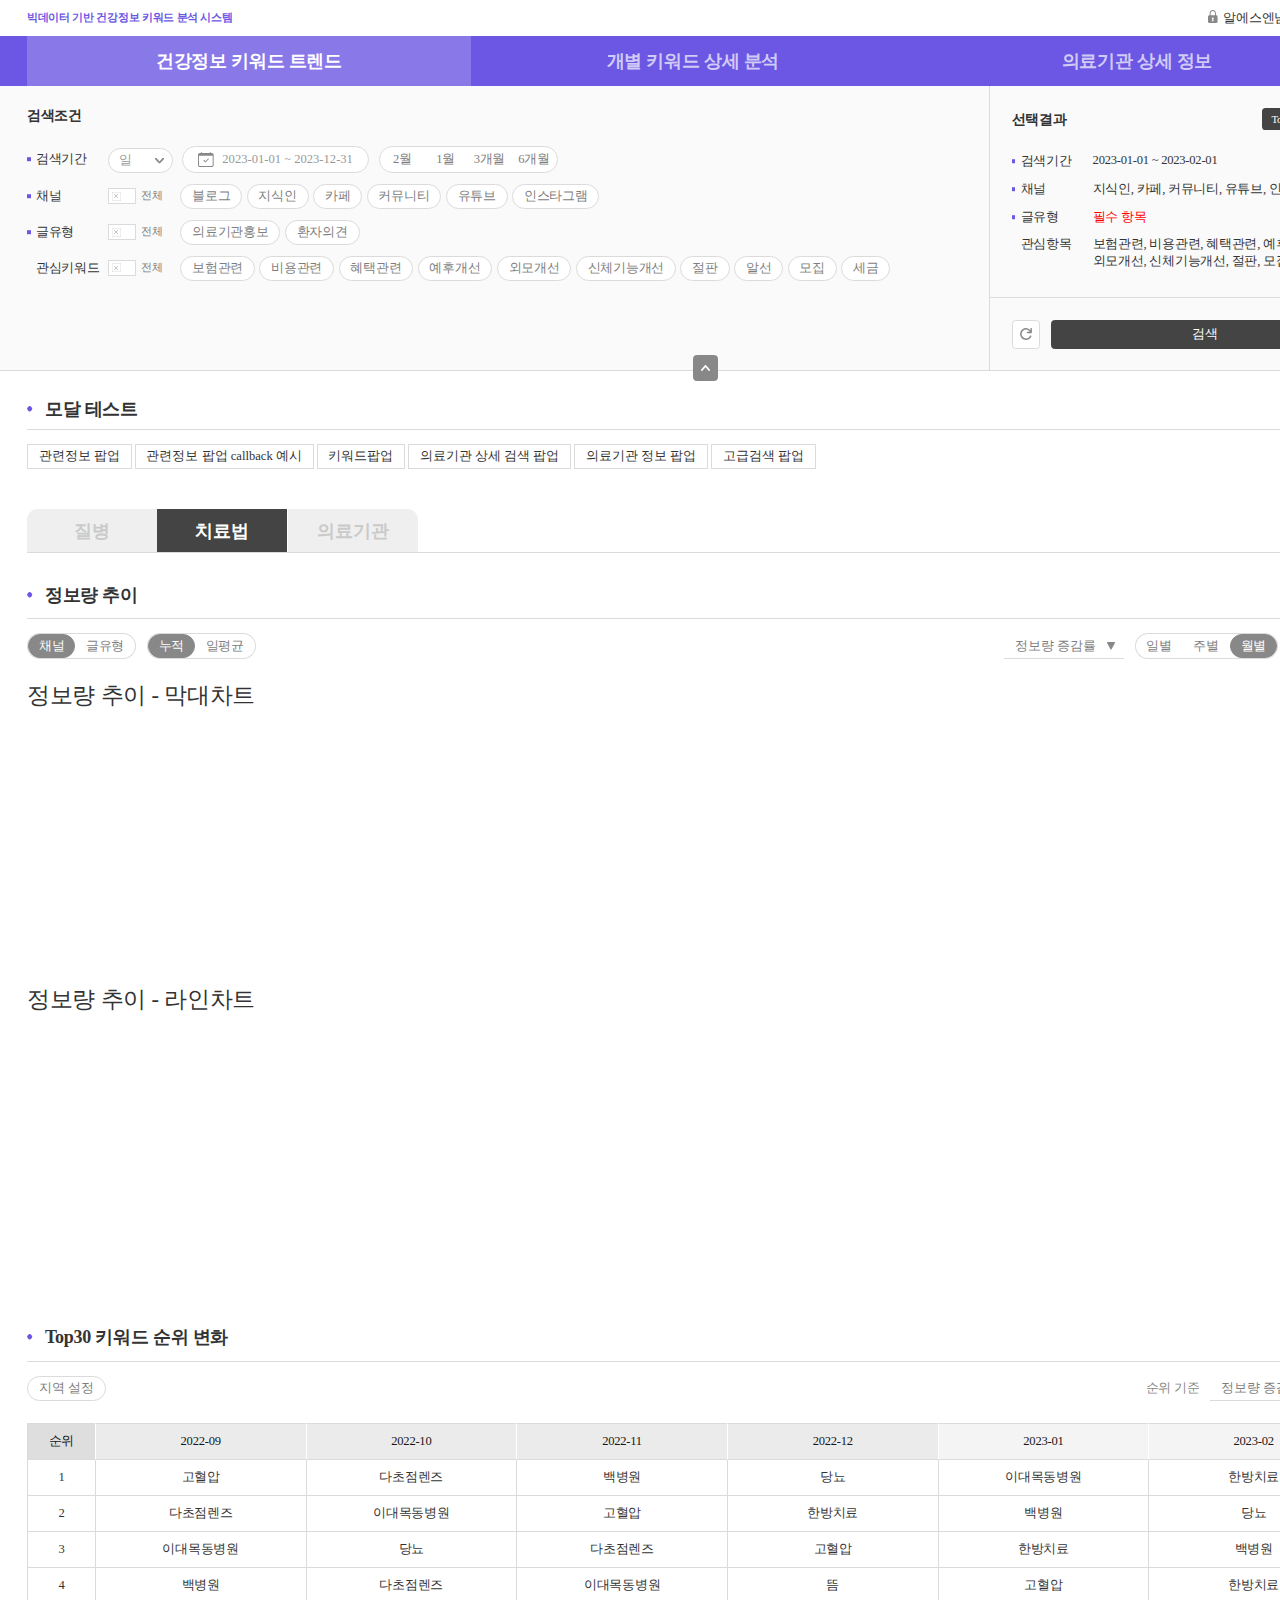
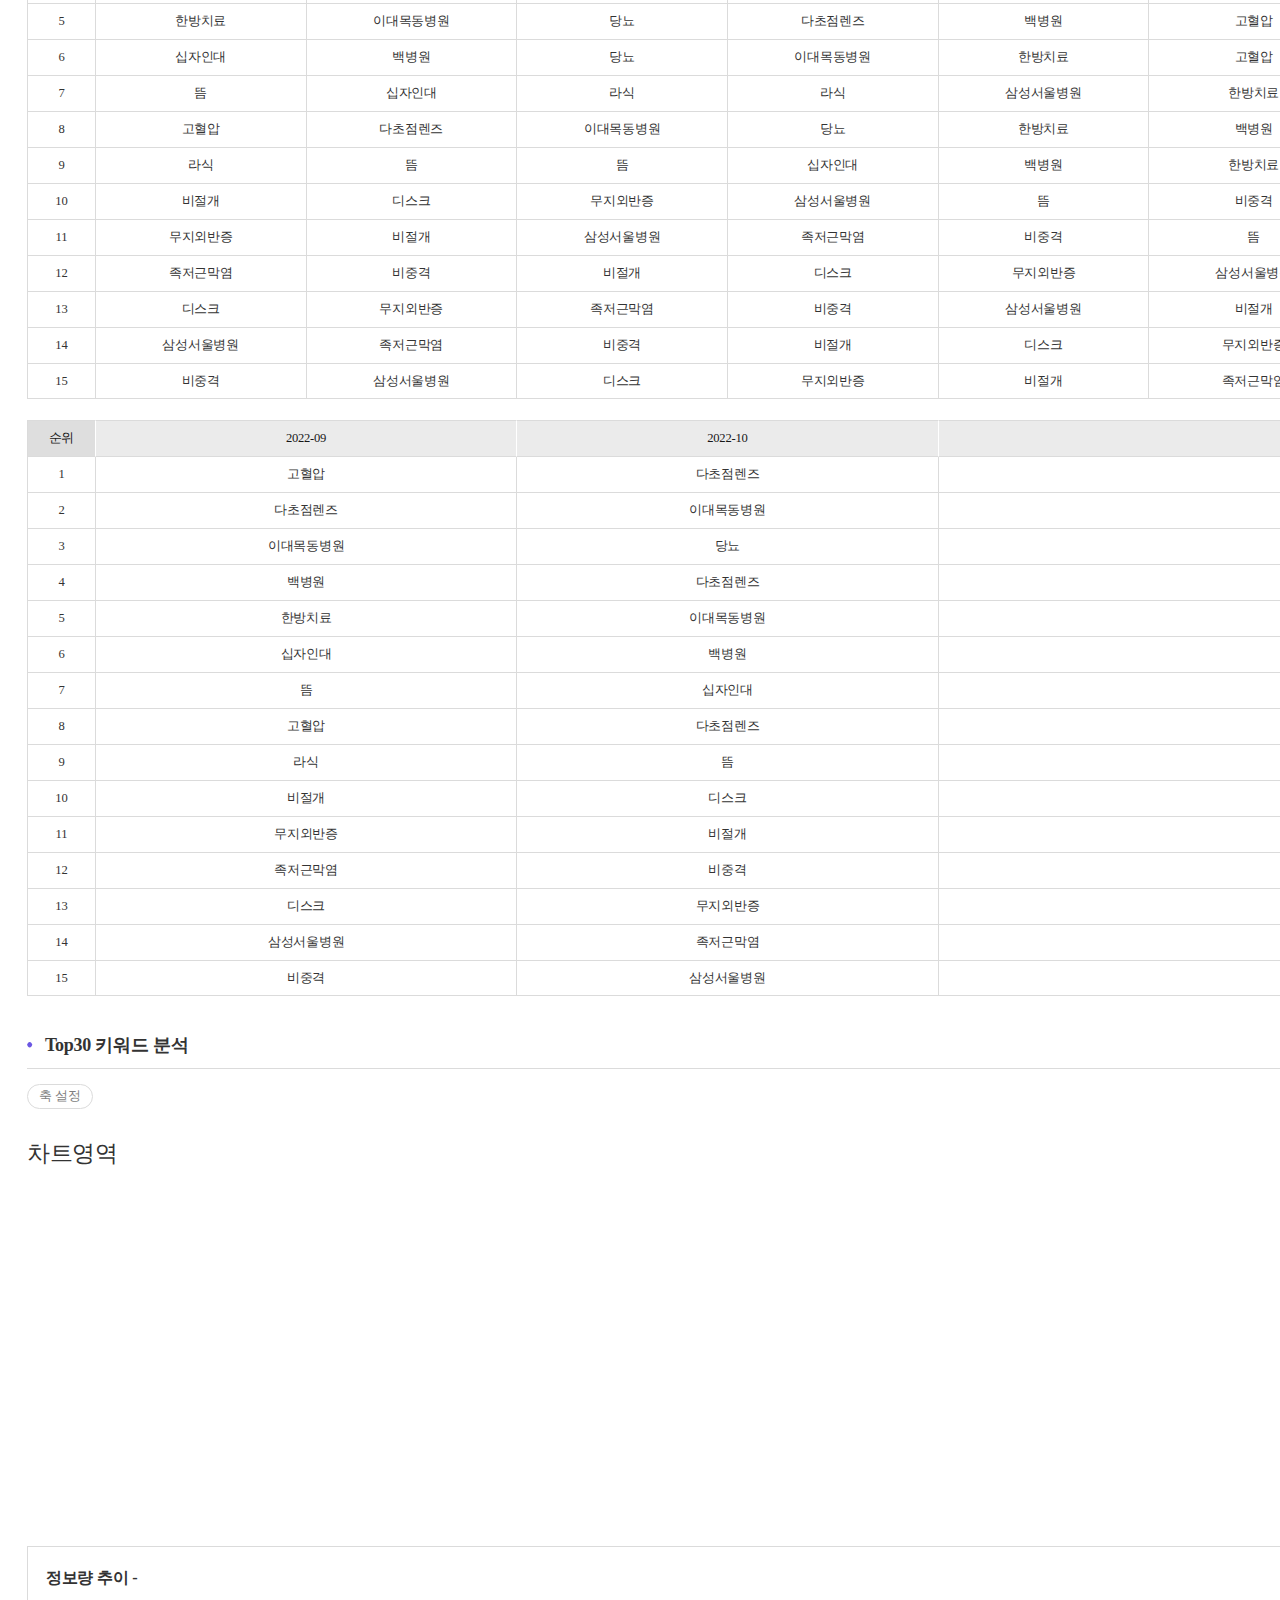
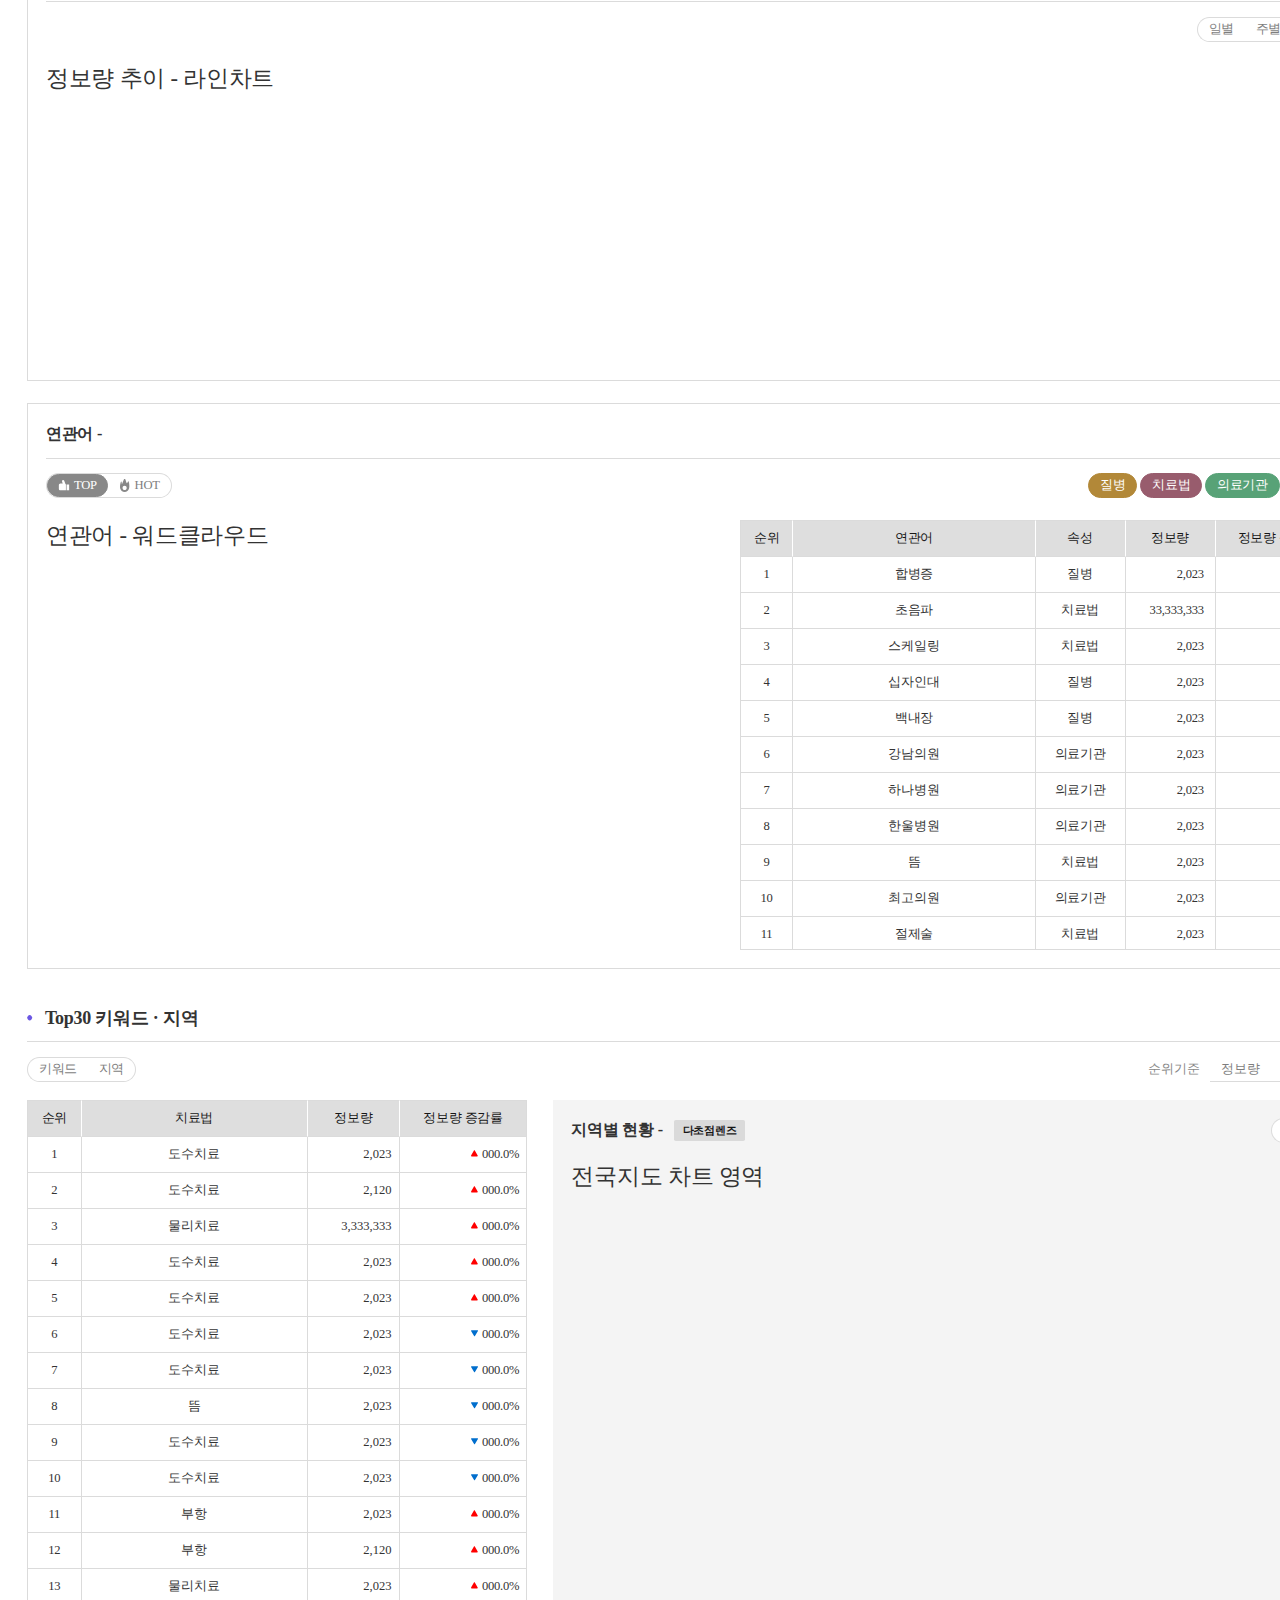
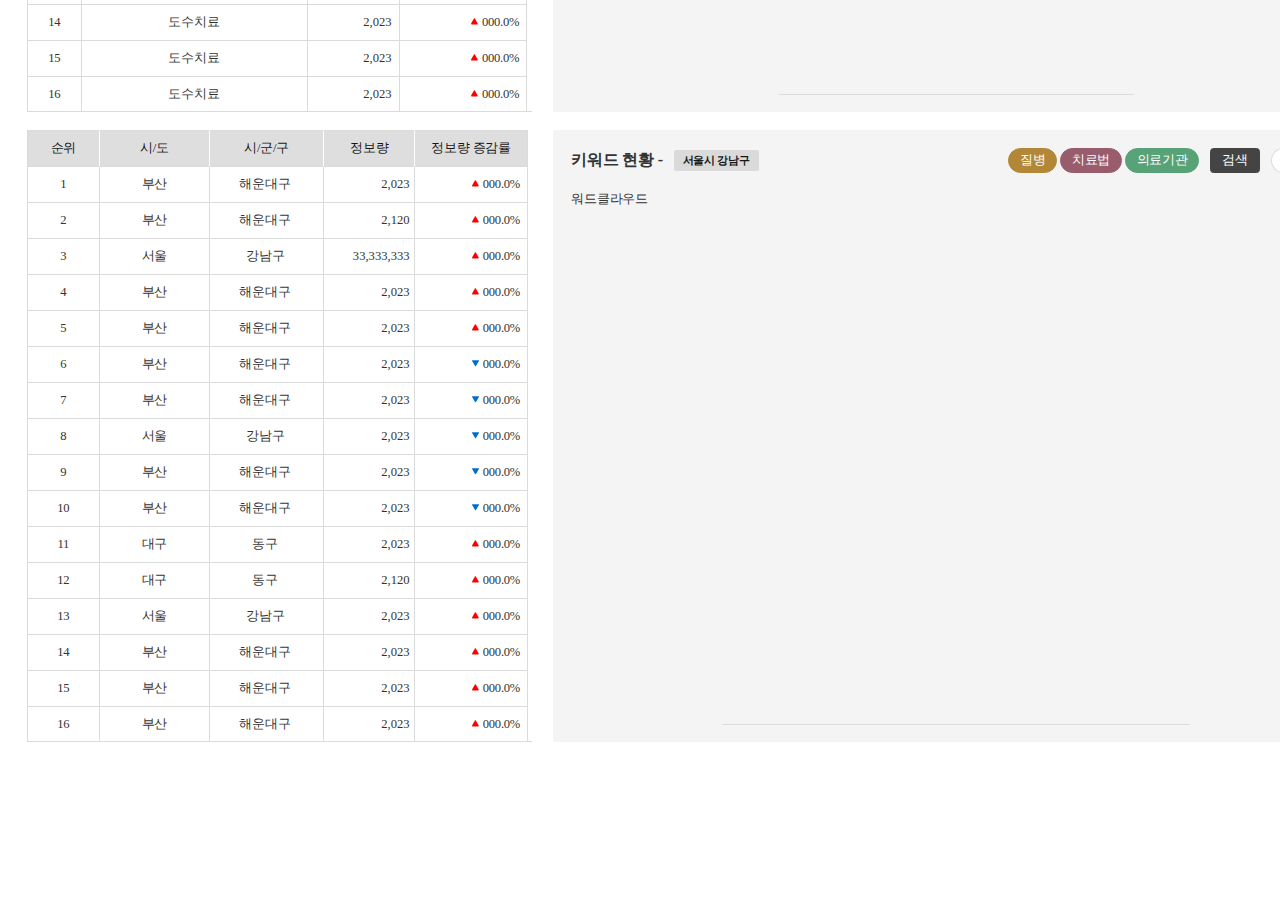
<file: dashboard/moral/index.html>
<!-- reBuild :  20230313154934 -->

<!DOCTYPE html>
<html lang="ko">
<head>
  <meta charset="UTF-8">
  <meta http-equiv="X-UA-Compatible" content="IE=edge">
  <meta name="viewport" content="width=991" />
  <title>Dashboard</title>

  <!-- SEO -->
  <meta name="robots" content="noindex,nofollow"> 

  <!-- FAVICON -->
  <link rel="shortcut icon" href="/dashboard/assets/img/favicon.ico" />

  <!-- STYLE -->
    <link rel="stylesheet" href="/dashboard/assets/css/style.css?v=20230313154934">

  <!-- JS -->
  <script src="/dashboard/assets/js/config/files.js?v=20230313154934" defer></script>
  <script src="/dashboard/assets/js/libs.js?v=20230313154934" defer></script>
  <script src="/dashboard/assets/js/modules.js?v=20230313154934" defer></script>
  <script src="/dashboard/assets/js/config/router.js?v=20230313154934" defer></script>
</head>

<body>
  <!-- 페이지 로딩 -->
  
  
    
      
      
      


<!-- loading page -->
<aside id="loadingWrap">
  <div class="content">
    <div class="img"><i></i><i></i><i></i><i></i><i></i><i></i><i></i><i></i></div>
    <p>페이지를 불러오고 있습니다.</p>
  </div>

  
  <style type="text/css">
      #loadingWrap {position:fixed;z-index:101;top:0;left:0;width:100%;height:100%;color:#fff;font-family:sans-serif;background-color:rgba(0,0,0,0.3)}
      #loadingWrap .content {position:absolute;top:50%;left:50%;transform:translate(-50%, -50%);}
      #loadingWrap .content .img {position:relative;margin:auto;width:20vw;height:20vw;transform:rotate(0);animation:loadingWrap 2.4s infinite linear;}
      #loadingWrap .content .img i {position:absolute;top:0;left:50%;width:50%;height:50%;margin-left:-25%;transform-origin:50% 100%;}
      #loadingWrap .content .img i:nth-child(1) {transform: rotate(45deg);}
      #loadingWrap .content .img i:nth-child(2) {transform: rotate(90deg);}
      #loadingWrap .content .img i:nth-child(3) {transform: rotate(135deg);}
      #loadingWrap .content .img i:nth-child(4) {transform: rotate(180deg);}
      #loadingWrap .content .img i:nth-child(5) {transform: rotate(225deg);}
      #loadingWrap .content .img i:nth-child(6) {transform: rotate(270deg);}
      #loadingWrap .content .img i:nth-child(7) {transform: rotate(315deg);}
      #loadingWrap .content .img i:nth-child(8) {transform: rotate(360deg);}
      #loadingWrap .content .img i::after {content:"";display:block;width:35%;height:35%;background-color:#fff;border-radius:50%;transform:scale(0.6)}
      #loadingWrap .content p {position:absolute;left:50%;margin:0;padding:0;font-size:16px;white-space:nowrap;transform:translate(-50%, 80%)}

      @media screen and (min-width:768px) {
          #loadingWrap .content .img {width:100px;height:100px;}
      }
      @keyframes loadingWrap {
          0% {transform: rotate(0);}
          100% {transform: rotate(360deg);}
      }
  </style>
</aside>
<!-- //loading page -->






  <!-- //페이지 로딩 -->
  <!-- #wrap -->
  <div id="wrap" data-target-device="pc" user-scalable="false" style="opacity: 0; visibility: hidden;">
    
    
      
        
          
          
          
        <!-- #header -->
        <header id="header" class="header" data-header-fixed="false" role="banner">
          <div class="inner">
            <h1 class="header-logo"><a class="header-logo__link" href="../member/login/index.html">빅데이터 기반 건강정보 키워드 분석 시스템</a></h1>
            <ul class="header-indicator ">
              <li class="header-indicator__item"><i class="icon-svg-lock" aria-hidden="true"></i>알에스엔님</li>
              <li class="header-indicator__item"><a href="#" class="btn btn-icon rounded-circle" title="로그아웃"><i class="icon-svg icon-svg-logout" aria-hidden="true"></i></a></li>
              <li class="header-indicator__item"><a href="#" class="btn btn-icon rounded-circle" title="시스템 바로가기"><i class="icon-svg icon-svg-system-monitor" aria-hidden="true"></i></a></li>
              <li class="header-indicator__item"><button class="btn btn-icon rounded-circle js-header-fixed" title="메뉴바 상단 고정"><i class="icon-svg icon-svg-pin" aria-hidden="true"></i></button></li>
            </ul>
            <nav class="header-gnb">
              <a class="header-gnb__link" data-file-path="moral"><span class="txt">건강정보 키워드 트렌드</span></a>
              <a class="header-gnb__link" data-file-path="keyword"><span class="txt">개별 키워드 상세 분석</span></a>
              <a class="header-gnb__link" data-file-path="medical"><span class="txt">의료기관 상세 정보</span></a>      
            </nav>
          </div>
        </header>
        <!-- //#header -->
      
    
  

<!-- #container -->
<main id="container" class="moral" role="main">
  <h2 class="visually-hidden">건강정보 키워드 트렌드</h2>
  <!-- 상단검색영역 -->
<section class="l-section l-section-top-search" data-section="상단검색영역">
  <div class="inner">
    <header class="l-section-header visually-hidden">
      <h3 class="l-section-header__title">상단검색색영역</h3>
    </header>
    <main class="l-section-body row g-0">
      <article class="l-article l-article-form h-auto col-13" data-article="검색조건">
        <header class="l-article-header">
          <h4 class="l-article-header__title">검색조건</h4>
        </header>
        <main class="l-article-body">
          <dl class="form-search-list">
            <dt class="form-search-list__title form-search-list__title--has-required">검색기간</dt>
            <dd class="form-search-list__item">
              <div
                class="ui_datepickers"
                id="dp11"
                data-date='{"sDate":"2023-01-01", "eDate":"2023-12-31"}'
                data-grps='[ "2MT", "1MT", "3TH", "6TH"]'
                data-type-opts='[ "day", "week", "month" ]'
              ></div>
            </dd>
            <dt class="form-search-list__title form-search-list__title--has-required">채널</dt>
            <dd class="form-search-list__item">
            <fieldset class="form-fieldset d-flex align-items-center" data-fieldset="전체채널">
              <div class="form-row form-switch form-switch--sm mr-20" data-row="전체">
                <input id="checkboxChannerAll" class="js-all-input-checked" type="checkbox" />
                <label for="checkboxChannerAll"><span class="txt">전체</span></label>
              </div>
              <fieldset class="form-fieldset row g-2" data-fieldset="채널종류">
                <div class="form-row form-check-button col" data-row="블로그">
                  <input id="checkboxChanner1" type="checkbox"/>
                  <label for="checkboxChanner1"><span class="txt">블로그</span></label>
                </div>
                <div class="form-row form-check-button col" data-row="지식인">
                  <input id="checkboxChanner2" type="checkbox"  />
                  <label for="checkboxChanner2"><span class="txt">지식인</span></label>
                </div>
                <div class="form-row form-check-button col" data-row="카페">
                  <input id="checkboxChanner3" type="checkbox"  />
                  <label for="checkboxChanner3"><span class="txt">카페</span></label>
                </div>
                <div class="form-row form-check-button col" data-row="커뮤니티">
                  <input id="checkboxChanner4" type="checkbox" />
                  <label for="checkboxChanner4"><span class="txt">커뮤니티</span></label>
                </div>
                <div class="form-row form-check-button col" data-row="유튜브">
                  <input id="checkboxChanner5" type="checkbox" />
                  <label for="checkboxChanner5"><span class="txt">유튜브</span></label>
                </div>
                <div class="form-row form-check-button col" data-row="인스타그램">
                  <input id="checkboxChanner6" type="checkbox"/>
                  <label for="checkboxChanner6"><span class="txt">인스타그램</span></label>
                </div>
              </fieldset>
            </fieldset>
            </dd>
            <dt class="form-search-list__title form-search-list__title--has-required">글유형</dt>
            <dd class="form-search-list__item">
            <fieldset class="form-fieldset d-flex align-items-center" data-fieldset="전체글유형">
              <div class="form-row form-switch form-switch--sm mr-20" form-switch--smta-row="전체">
                <input id="checkboxWritingAll"class="js-all-input-checked" type="checkbox"/>
                <label for="checkboxWritingAll"><span class="txt">전체</span></label>
              </div>
              <fieldset class="form-fieldset row g-2" data-fieldset="글유형종류">
                <div class="form-row form-check-button col" data-row="의료기관홍보">
                  <input id="checkboxWriting1" type="checkbox"/>
                  <label for="checkboxWriting1"><span class="txt">의료기관홍보</span></label>
                </div>
                <div class="form-row form-check-button col" data-row="환자의견">
                  <input id="checkboxWriting2" type="checkbox" />
                  <label for="checkboxWriting2"><span class="txt">환자의견</span></label>
                </div>
              </fieldset>
            </fieldset>
            </dd>
            <dt class="form-search-list__title">관심키워드</dt>
            <dd class="form-search-list__item">
            <fieldset class="form-fieldset d-flex align-items-center" data-fieldset="전체관심키워드" data-observer="true">
              <div class="form-row form-switch form-switch--sm mr-20" data- form-switch--smrow="전체">
                <input id="checkboxwWtchlistAll" class="js-all-input-checked" type="checkbox"/>
                <label for="checkboxwWtchlistAll" ><span class="txt">전체</span></label>
              </div>
              <fieldset class="form-fieldset row g-2" data-fieldset="관심키워드종류">
                <div class="form-row form-check-button col" data-row="보험관련">
                  <input id="checkboWwatchlist1" type="checkbox"/>
                  <label for="checkboWwatchlist1" ><span class="txt">보험관련</span></label>
                </div>
                <div class="form-row form-check-button col" data-row="비용관련">
                  <input id="checkboWwatchlist2" type="checkbox"/>
                  <label for="checkboWwatchlist2"  ><span class="txt">비용관련</span></label>
                </div>
                <div class="form-row form-check-button col" data-row="혜택관련">
                  <input id="checkboWwatchlist3" type="checkbox"/>
                  <label for="checkboWwatchlist3"  ><span class="txt">혜택관련</span></label>
                </div>
                <div class="form-row form-check-button col" data-row="예후개선">
                  <input id="checkboWwatchlist4" type="checkbox"/>
                  <label for="checkboWwatchlist4"  ><span class="txt">예후개선</span></label>
                </div>
                <div class="form-row form-check-button col" data-row="외모개선">
                  <input id="checkboWwatchlist5" type="checkbox"/>
                  <label for="checkboWwatchlist5"  ><span class="txt">외모개선</span></label>
                </div>
                <div class="form-row form-check-button col" data-row="신체기능개선">
                  <input id="checkboWwatchlist6" type="checkbox"/>
                  <label for="checkboWwatchlist6"  ><span class="txt">신체기능개선</span></label>
                </div>
                <div class="form-row form-check-button col" data-row="절판">
                  <input id="checkboWwatchlist7" type="checkbox"/>
                  <label for="checkboWwatchlist7"  ><span class="txt">절판</span></label>
                </div>
                <div class="form-row form-check-button col" data-row="알선">
                  <input id="checkboWwatchlist8" type="checkbox"/>
                  <label for="checkboWwatchlist8" ><span class="txt">알선</span></label>
                </div>
                <div class="form-row form-check-button col" data-row="모집">
                  <input id="checkboWwatchlist9" type="checkbox"/>
                  <label for="checkboWwatchlist9" ><span class="txt">모집</span></label>
                </div>
                <div class="form-row form-check-button col" data-row="세금">
                  <input id="checkboxWatchlist10" type="checkbox"/>
                  <label for="checkboxWatchlist10" ><span class="txt">세금</span></label>
                </div>
              </fieldset>
            </fieldset>
            </dd>
          </dl>
        </main>
      </article>
      <article class="l-article l-article-result h-auto col-5" data-article="선택결과">
        <header class="l-article-header pl-24">
          <h4 class="l-article-header__title">선택결과</h4>
          <i class="c-badge ml-auto">Today: 2020-01-06</i>
        </header>
        <main class="l-article-body pl-24 pb-24">
          <dl class="form-search-list">
            <dt class="form-search-list__title form-search-list__title--has-required">검색기간</dt>
            <dd class="form-search-list__item"><span>2023-01-01 ~ 2023-02-01</span></dd>
            <dt class="form-search-list__title form-search-list__title--has-required">채널</dt>
            <dd class="form-search-list__item" data-tooltip-text="지식인, 카페, 커뮤니티, 유튜브, 인스타그램"><span class="clamp-1 word-keep">지식인, 카페, 커뮤니티, 유튜브, 인스타그램</span></dd>
            <dt class="form-search-list__title form-search-list__title--has-required">글유형</dt>
            <dd class="form-search-list__item"><span class="text-warning">필수 항목</span></dd>
            <dt class="form-search-list__title align-items-start">관심항목</dt>
            <dd class="form-search-list__item" data-tooltip-text="보험관련, 비용관련, 혜택관련, 예후개선, 외모개선, 신체기능선, 절판, 모집, 세금"><span class="clamp-2 word-keep">보험관련, 비용관련, 혜택관련, 예후개선, 외모개선, 신체기능개선, 절판, 모집, 세금</span></dd>
          </dl>
        </main>
        <footer class="l-article-footer pl-24 pt-24 border-top">
          <div class="btn-group d-flex gap-12">
            <button class="btn btn-icon btn-icon--lg rounded" data-button="새로고침" title="새로고침" type="button"><i class="icon-svg icon-svg-refresh" aria-hidden="true"></i></button>
            <button class="btn btn-secondary btn-secondary--lg rounded w-100" type="button">검색</button>
          </div>
        </footer>
      </article>
      <article class="l-article l-article-compact col-18" data-article="선택결과축소">
        <header class="l-article-header">
          <ul class="compact-list">
            <i class="c-badge"><span class="txt">2023-01-01 ~ 2023-01-03</span></i>
            <i class="c-badge">블로그 외 6개</i>
            <i class="c-badge">의료기관홍보 외 1개</i>
            <i class="c-badge">보험관련 외 16개</i>
          </ul>
          <div class="compact-today ml-auto">
            <i class="c-badge">Today: 2020-01-06</i>
          </div>
        </header>
      </article>
    </main>
  </div>
  <button class="btn btn-icon btn-icon--is-active btn-compact rounded" title="상단검색색영역 축소하기" type="button"><i class="icon-svg icon-svg-chevron-up" aria-hidden="true"></i></button>
</section>
<!-- //상단검색영역 -->


  <!-- 삭제항목 -->
  <section class="l-section mt-32">
    <div class="inner">
      <header class="l-section-header">
        <h3 class="l-section-header__title">모달 테스트</h3>
      </header>
      <main class="l-section-body pt-16">        
          <button class="btn btn-default" onclick="modalRelated()" type="button">관련정보 팝업</button>
          <button 
            class="btn btn-default" 
            onclick="modalRelated((_$wrapper) => {
              // 필터 조건 강제 변경
              const fieldset = _$wrapper.querySelector('[data-fieldset=지역]');
              
              fieldset.setAttribute('data-checkbox-index', '2,3,5,6')
            })" 
            type="button"
          > 관련정보 팝업 callback 예시</button>
          <button class="btn btn-default" onclick="modalKeyword();" type="button">키워드팝업</button>
          <button class="btn btn-default" onclick="modalInfoSearch();" type="button">의료기관 상세 검색 팝업</button>
          <button class="btn btn-default" onclick="modalInfos();" type="button">의료기관 정보 팝업</button>
          <button class="btn btn-default" onclick="modalAdvanced();" type="button">고급검색 팝업</button>        
      </main>
    </div>
  </section>
  <!-- //삭제항목 -->

  <!-- 탭 -->
  <div class="moral-tabs mt-44">
    <div class="inner">
      <div class="moral-tabs-list d-flex">
        <button type="button" class="btn btn-tab moral-tabs-list__btn">질병</button>
        <button type="button" class="btn btn-tab  btn-tab--is-active moral-tabs-list__btn">치료법</button>
        <button type="button" class="btn btn-tab moral-tabs-list__btn">의료기관</button>
      </div>
    </div>
  </div>
  <!-- /탭 -->

  <!-- 정보량 추이 -->
  <section class="l-section mt-32" data-section="정보량추이">
    <div class="inner">
      <header class="l-section-header">
        <h3 class="l-section-header__title">정보량 추이</h3>
        <div class="l-section-header__btn ml-auto">
          <button type="button" class="btn btn-icon rounded-circle"><i class="icon-svg icon-svg-download"></i></button>
        </div>
      </header>
      <main class="l-section-body pt-16">
        <article class="l-article" data-article="정보량추이차트" data-loading-spinner="false" data-is-empty="false">
          <header class="l-article-header d-flex">
            <fieldset class="form-fieldset d-inline-flex" data-fieldset="채널/글유형">
              <div class="form-row form-switch-button" data-row="채널">
                <input type="radio" id="radioChannel1" name="radioChennel" checked>
                <label for="radioChannel1">
                  <span class="txt">채널</span>
                </label>
              </div>
              <div class="form-row form-switch-button" data-row="글유형">
                <input type="radio" id="radioChannel2" name="radioChennel">
                <label for="radioChannel2">
                  <span class="txt">글유형</span>
                </label>
              </div>
            </fieldset>
            <fieldset class="form-fieldset d-inline-flex ml-12" data-fieldset="누적/일평균">
              <div class="form-row form-switch-button" data-row="누적">
                <input type="radio" id="radioDataQuantity1"  name="radioDataQuantity" checked>
                <label for="radioDataQuantity1">
                  <span class="txt">누적</span>
                </label>
              </div>
              <div class="form-row form-switch-button" data-row="일평균">
                <input type="radio" id="radioDataQuantity2"  name="radioDataQuantity">
                <label for="radioDataQuantity2">
                  <span class="txt">일평균</span>
                </label>
              </div>
            </fieldset>
            <fieldset class="form-fieldset ml-auto" data-fieldset="증감률">
              <div class="form-row form-select form-select--border-bottom" data-row="y축데이터" data-selected-value="증감률">
                <label for="selectDataQuantity" class="visually-hidden">순위기준</label>
                <select id="selectDataQuantity">
                  <option value="정보량">정보량</option>
                  <option value="증감률">정보량 증감률</option>
                </select>
              </div>
            </fieldset>
            <fieldset class="form-fieldset d-inline-flex ml-12" data-fieldset="일주월별">
              <div class="form-row form-switch-button" data-row="일별">
                <input type="radio" id="radioSortDate01" name="radioSortDate0">
                <label for="radioSortDate01">
                  <span class="txt">일별</span>
                </label>
              </div>
              <div class="form-row form-switch-button" data-row="주별">
                <input type="radio" id="radioSortDate02" name="radioSortDate0">
                <label for="radioSortDate02">
                  <span class="txt">주별</span>
                </label>
              </div>
              <div class="form-row form-switch-button" data-row="월별">
                <input type="radio" id="radioSortDate03" name="radioSortDate0" checked>
                <label for="radioSortDate03">
                  <span class="txt">월별</span>
                </label>
              </div>
            </fieldset>
            <fieldset class="form-fieldset d-inline-flex ml-12" data-fieldset="차트스위치">
              <div class="form-row form-switch-button tab-nav" data-row="막대">
                <input type="radio" id="radioSwitchChart1"  name="radioSwitchChart">
                <label for="radioSwitchChart1">
                  <i class="icon-svg icon-svg-chart-candle"></i>
                </label>
              </div>
              <div class="form-row form-switch-button tab-nav" data-row="라인">
                <input type="radio" id="radioSwitchChart2"  name="radioSwitchChart">
                <label for="radioSwitchChart2">
                  <i class="icon-svg icon-svg-chart-line"></i>
                </label>
              </div>
            </fieldset>
          </header>
          <main class="l-article-body mt-24">
            <div class="js-chart tab-slide" style="height: 33.8rem;">
              <h1 class="fs-1">정보량 추이 - 막대차트</h1>
            </div>
            <div class="js-chart2 tab-slide" style="height: 33.8rem;">
              <h1 class="fs-1">정보량 추이 - 라인차트</h1>
            </div>
          </main>
        </article>
      </main>
    </div>
  </section>
  <!-- //정보량 추이 -->

  <!-- Top30 키워드 순위 변화 -->
  <section class="l-section mt-40" data-section="Top30키워드순위변화">
    <div class="inner">
      <header class="l-section-header">
        <h3 class="l-section-header__title">Top30 키워드 순위 변화</h3>
        <div class="l-section-header__btn ml-auto">
          <button type="button" class="btn btn-icon rounded-circle"><i class="icon-svg icon-svg-download"></i></button>
        </div>
      </header>
      <main class="l-section-body pt-16">
        <article class="l-article"  data-article="Top30키워드순위변화" data-loading-spinner="false" data-is-empty="false">
          <header class="l-article-header d-flex">
            <button class="btn btn-default rounded-pill js-btn-set-area" type="button"><span class="txt">지역 설정</span></button>
            <aside id="setting-area" class="aside-setting-area rounded">  
  <header class="setting-area--header d-flex">
    <h4 class="setting-area--header__title">지역</h4>
  </header>
  <main class="setting-area--body mt-16">
    <fieldset class="form-fieldset d-flex w-100" data-fieldset="전국">
      <div class="form-row form-switch form-switch--sm" data-row="전국">
        <label for="checkboxSenseAll"><span class="txt w-100 mr-5">전국</span></label>
        <input id="checkboxSenseAll" class="js-all-input-checked" type="checkbox">
      </div>
      <fieldset class="form-fieldset mb-12" data-fieldset="지역">
        <div class="form-row form-check-button" data-row="서울">
          <input id="checkboxSense1" type="checkbox">
          <label for="checkboxSense1"><span class="txt">서울</span></label>
        </div>
        <div class="form-row form-check-button" data-row="경기">
          <input id="checkboxSense2" type="checkbox">
          <label for="checkboxSense2"><span class="txt">경기</span></label>
        </div>
        <div class="form-row form-check-button" data-row="인천">
          <input id="checkboxSense3" type="checkbox">
          <label for="checkboxSense3"><span class="txt">인천</span></label>
        </div>
        <div class="form-row form-check-button" data-row="부산">
          <input id="checkboxSense4" type="checkbox">
          <label for="checkboxSense4"><span class="txt">부산</span></label>
        </div>
        <div class="form-row form-check-button" data-row="대구">
          <input id="checkboxSense5" type="checkbox">
          <label for="checkboxSense5"><span class="txt">대구</span></label>
        </div>
        <div class="form-row form-check-button" data-row="광주">
          <input id="checkboxSense6" type="checkbox">
          <label for="checkboxSense6"><span class="txt">광주</span></label>
        </div>
        <div class="form-row form-check-button" data-row="대전">
          <input id="checkboxSense7" type="checkbox">
          <label for="checkboxSense7"><span class="txt">대전</span></label>
        </div>
        <div class="form-row form-check-button" data-row="울산">
          <input id="checkboxSense8" type="checkbox">
          <label for="checkboxSense8"><span class="txt">울산</span></label>
        </div>
        <div class="form-row form-check-button" data-row="세종">
          <input id="checkboxSense9" type="checkbox">
          <label for="checkboxSense9"><span class="txt">세종</span></label>
        </div>
        <div class="form-row form-check-button" data-row="강원">
          <input id="checkboxSense10" type="checkbox">
          <label for="checkboxSense10"><span class="txt">강원</span></label>
        </div>
        <div class="form-row form-check-button" data-row="경남">
          <input id="checkboxSense11" type="checkbox">
          <label for="checkboxSense11"><span class="txt">경남</span></label>
        </div>
        <div class="form-row form-check-button" data-row="경북">
          <input id="checkboxSense12" type="checkbox">
          <label for="checkboxSense12"><span class="txt">경북</span></label>
        </div>
        <div class="form-row form-check-button" data-row="전남">
          <input id="checkboxSense13" type="checkbox">
          <label for="checkboxSense13"><span class="txt">전남</span></label>
        </div>
        <div class="form-row form-check-button" data-row="전북">
          <input id="checkboxSense14" type="checkbox">
          <label for="checkboxSense14"><span class="txt">전북</span></label>
        </div>
        <div class="form-row form-check-button" data-row="충남">
          <input id="checkboxSense15" type="checkbox">
          <label for="checkboxSense15"><span class="txt">충남</span></label>
        </div>
        <div class="form-row form-check-button" data-row="충북">
          <input id="checkboxSense16" type="checkbox">
          <label for="checkboxSense16"><span class="txt">충북</span></label>
        </div>
        <div class="form-row form-check-button" data-row="제주">
          <input id="checkboxSense17" type="checkbox">
          <label for="checkboxSense17"><span class="txt">제주</span></label>
        </div>
      </fieldset>
    </fieldset>
  </main>
  <footer class="setting-area--footer d-flex mt-12">
    <button class="btn btn-icon rounded" data-button="새로고침" title="새로고침" type="button"><i class="icon-svg icon-svg-refresh" aria-hidden="true"></i></button>
    <button class="btn btn-secondary rounded ml-8 w-100" type="button">검색</button>
  </footer>  
</aside>
            <fieldset class="form-fieldset ml-auto" data-fieldset="Top30키워드순위변화">
              <div class="form-row form-select form-select--border-bottom" data-selected-value="1">
                <label for="selectRank">순위 기준</label>
                <select id="selectRank">
                  <option value="0">정보량</option>
                  <option value="1">정보량 증감률</option>
                  <option value="2">정보량 비중</option>
                  <option value="3">정보량 비중 증감률</option>
                </select>
              </div>
            </fieldset>
          </header>
          <main class="l-article-body mt-24">
            <div class="scroll-container-y border-bottom" style="width: 148rem; height: 64rem;">
              <table class="c-table c-table--moral__top30-change" data-thead-sticky="true" style="width: 148rem;">
  <colgroup>
    <col width="7.5rem">
    <col width="23.3rem">
    <col width="23.3rem">
    <col width="23.3rem">
    <col width="23.3rem">
    <col width="23.3rem">
    <col width="23.3rem">
  </colgroup>
  <thead>
    <tr>
      <th class="text-center">순위</th>
      <th class="text-center">2022-09</th>
      <th class="text-center">2022-10</th>
      <th class="text-center">2022-11</th>
      <th class="text-center">2022-12</th>
      <th class="text-center --is-diff-year">2023-01</th>
      <th class="text-center --is-diff-year">2023-02</th>
    </tr>
  </thead>
  <tbody>
    <tr>
      <td class="text-center">1</td>
      <td class="text-center" data-keyword="고혈압" data-table-type="질병"><div class="position-relative"><span class="clamp-1">고혈압</span><button class="c-table--click-menu"><i class="icon-svg-click-menu"></i></button><aside class="c-table--hover-tooltip is-trouble"><header class="tooltip__header"><strong>고혈압</strong></header><main class="tooltip__body"><div class="tooltip__body--txt clamp-2">질병, 질병, 질병, 질병, 질병, 질병</div></main><footer class="tooltip__footer"><div class="ft-left">정보량 증감률</div><div class="ft-right"><i class="icon-svg-triangle-up"></i><span class="percent">292</span></div></footer><div class="tooltip__arrow"></div></aside></div></td>
      <td class="text-center" data-keyword="다초점렌즈" data-table-type="치료법"><div class="position-relative"><span class="clamp-1">다초점렌즈</span><button class="c-table--click-menu"><i class="icon-svg-click-menu"></i></button><aside class="c-table--hover-tooltip"><header class="tooltip__header"><strong>다초점렌즈</strong></header><footer class="tooltip__footer"><div class="ft-left">정보량 증감률</div><div class="ft-right"><i class="icon-svg-triangle-up"></i><span class="percent">292</span></div></footer><div class="tooltip__arrow"></div></aside></div></td>
      <td class="text-center" data-keyword="백병원" data-table-type="의료기관"><div class="position-relative"><span class="clamp-1">백병원</span><button class="c-table--click-menu"><i class="icon-svg-click-menu"></i></button><aside class="c-table--hover-tooltip"><header class="tooltip__header"><strong>백병원</strong></header><footer class="tooltip__footer"><div class="ft-left">정보량 증감률</div><div class="ft-right"><i class="icon-svg-triangle-up"></i><span class="percent">292</span></div></footer><div class="tooltip__arrow"></div></aside></div></td>
      <td class="text-center" data-keyword="당뇨" data-table-type="질병"><div class="position-relative"><span class="clamp-1">당뇨</span><button class="c-table--click-menu"><i class="icon-svg-click-menu"></i></button><aside class="c-table--hover-tooltip is-trouble"><header class="tooltip__header"><strong>당뇨</strong></header><main class="tooltip__body"><div class="tooltip__body--txt clamp-2">질병, 질병, 질병, 질병, 질병, 질병</div></main><footer class="tooltip__footer"><div class="ft-left">정보량 증감률</div><div class="ft-right"><i class="icon-svg-triangle-up"></i><span class="percent">292</span></div></footer><div class="tooltip__arrow"></div></aside></div></td>
      <td class="text-center" data-keyword="이대목동병원" data-table-type="의료기관"><div class="position-relative"><span class="clamp-1">이대목동병원</span><button class="c-table--click-menu"><i class="icon-svg-click-menu"></i></button><aside class="c-table--hover-tooltip"><header class="tooltip__header"><strong>이대목동병원</strong></header><footer class="tooltip__footer"><div class="ft-left">정보량 증감률</div><div class="ft-right"><i class="icon-svg-triangle-up"></i><span class="percent">292</span></div></footer><div class="tooltip__arrow"></div></aside></div></td>
      <td class="text-center" data-keyword="한방치료" data-table-type="치료법"><div class="position-relative"><span class="clamp-1">한방치료</span><button class="c-table--click-menu"><i class="icon-svg-click-menu"></i></button><aside class="c-table--hover-tooltip"><header class="tooltip__header"><strong>한방치료</strong></header><footer class="tooltip__footer"><div class="ft-left">정보량 증감률</div><div class="ft-right"><i class="icon-svg-triangle-up"></i><span class="percent">292</span></div></footer><div class="tooltip__arrow"></div></aside></div></td>
    </tr>
    <tr>
      <td class="text-center">2</td>
      <td class="text-center" data-keyword="다초점렌즈" data-table-type="치료법"><div class="position-relative"><span class="clamp-1">다초점렌즈</span><button class="c-table--click-menu"><i class="icon-svg-click-menu"></i></button><aside class="c-table--hover-tooltip"><header class="tooltip__header"><strong>다초점렌즈</strong></header><footer class="tooltip__footer"><div class="ft-left">정보량 증감률</div><div class="ft-right"><i class="icon-svg-triangle-up"></i><span class="percent">292</span></div></footer><div class="tooltip__arrow"></div></aside></div></td>
      <td class="text-center" data-keyword="이대목동병원" data-table-type="의료기관"><div class="position-relative"><span class="clamp-1">이대목동병원</span><button class="c-table--click-menu"><i class="icon-svg-click-menu"></i></button><aside class="c-table--hover-tooltip"><header class="tooltip__header"><strong>이대목동병원</strong></header><footer class="tooltip__footer"><div class="ft-left">정보량 증감률</div><div class="ft-right"><i class="icon-svg-triangle-up"></i><span class="percent">292</span></div></footer><div class="tooltip__arrow"></div></aside></div></td>
      <td class="text-center" data-keyword="고혈압" data-table-type="질병"><div class="position-relative"><span class="clamp-1">고혈압</span><button class="c-table--click-menu"><i class="icon-svg-click-menu"></i></button><aside class="c-table--hover-tooltip is-trouble"><header class="tooltip__header"><strong>고혈압</strong></header><main class="tooltip__body"><div class="tooltip__body--txt clamp-2">질병, 질병, 질병, 질병, 질병, 질병</div></main><footer class="tooltip__footer"><div class="ft-left">정보량 증감률</div><div class="ft-right"><i class="icon-svg-triangle-up"></i><span class="percent">292</span></div></footer><div class="tooltip__arrow"></div></aside></div></td>
      <td class="text-center" data-keyword="한방치료" data-table-type="치료법"><div class="position-relative"><span class="clamp-1">한방치료</span><button class="c-table--click-menu"><i class="icon-svg-click-menu"></i></button><aside class="c-table--hover-tooltip"><header class="tooltip__header"><strong>한방치료</strong></header><footer class="tooltip__footer"><div class="ft-left">정보량 증감률</div><div class="ft-right"><i class="icon-svg-triangle-up"></i><span class="percent">292</span></div></footer><div class="tooltip__arrow"></div></aside></div></td>
      <td class="text-center" data-keyword="백병원" data-table-type="의료기관"><div class="position-relative"><span class="clamp-1">백병원</span><button class="c-table--click-menu"><i class="icon-svg-click-menu"></i></button><aside class="c-table--hover-tooltip"><header class="tooltip__header"><strong>백병원</strong></header><footer class="tooltip__footer"><div class="ft-left">정보량 증감률</div><div class="ft-right"><i class="icon-svg-triangle-up"></i><span class="percent">292</span></div></footer><div class="tooltip__arrow"></div></aside></div></td>
      <td class="text-center" data-keyword="당뇨" data-table-type="질병"><div class="position-relative"><span class="clamp-1">당뇨</span><button class="c-table--click-menu"><i class="icon-svg-click-menu"></i></button><aside class="c-table--hover-tooltip is-trouble"><header class="tooltip__header"><strong>당뇨</strong></header><main class="tooltip__body"><div class="tooltip__body--txt clamp-2">질병, 질병, 질병, 질병, 질병, 질병</div></main><footer class="tooltip__footer"><div class="ft-left">정보량 증감률</div><div class="ft-right"><i class="icon-svg-triangle-up"></i><span class="percent">292</span></div></footer><div class="tooltip__arrow"></div></aside></div></td>
    </tr>
    <tr>
      <td class="text-center">3</td>
      <td class="text-center" data-keyword="이대목동병원" data-table-type="의료기관"><div class="position-relative"><span class="clamp-1">이대목동병원</span><button class="c-table--click-menu"><i class="icon-svg-click-menu"></i></button><aside class="c-table--hover-tooltip"><header class="tooltip__header"><strong>이대목동병원</strong></header><footer class="tooltip__footer"><div class="ft-left">정보량 증감률</div><div class="ft-right"><i class="icon-svg-triangle-up"></i><span class="percent">292</span></div></footer><div class="tooltip__arrow"></div></aside></div></td>
      <td class="text-center" data-keyword="당뇨" data-table-type="질병"><div class="position-relative"><span class="clamp-1">당뇨</span><button class="c-table--click-menu"><i class="icon-svg-click-menu"></i></button><aside class="c-table--hover-tooltip is-trouble"><header class="tooltip__header"><strong>당뇨</strong></header><main class="tooltip__body"><div class="tooltip__body--txt clamp-2">질병, 질병, 질병, 질병, 질병, 질병</div></main><footer class="tooltip__footer"><div class="ft-left">정보량 증감률</div><div class="ft-right"><i class="icon-svg-triangle-up"></i><span class="percent">292</span></div></footer><div class="tooltip__arrow"></div></aside></div></td>
      <td class="text-center" data-keyword="다초점렌즈" data-table-type="치료법"><div class="position-relative"><span class="clamp-1">다초점렌즈</span><button class="c-table--click-menu"><i class="icon-svg-click-menu"></i></button><aside class="c-table--hover-tooltip"><header class="tooltip__header"><strong>다초점렌즈</strong></header><footer class="tooltip__footer"><div class="ft-left">정보량 증감률</div><div class="ft-right"><i class="icon-svg-triangle-up"></i><span class="percent">292</span></div></footer><div class="tooltip__arrow"></div></aside></div></td>
      <td class="text-center" data-keyword="고혈압" data-table-type="질병"><div class="position-relative"><span class="clamp-1">고혈압</span><button class="c-table--click-menu"><i class="icon-svg-click-menu"></i></button><aside class="c-table--hover-tooltip is-trouble"><header class="tooltip__header"><strong>고혈압</strong></header><main class="tooltip__body"><div class="tooltip__body--txt clamp-2">질병, 질병, 질병, 질병, 질병, 질병</div></main><footer class="tooltip__footer"><div class="ft-left">정보량 증감률</div><div class="ft-right"><i class="icon-svg-triangle-up"></i><span class="percent">292</span></div></footer><div class="tooltip__arrow"></div></aside></div></td>
      <td class="text-center" data-keyword="한방치료" data-table-type="치료법"><div class="position-relative"><span class="clamp-1">한방치료</span><button class="c-table--click-menu"><i class="icon-svg-click-menu"></i></button><aside class="c-table--hover-tooltip"><header class="tooltip__header"><strong>한방치료</strong></header><footer class="tooltip__footer"><div class="ft-left">정보량 증감률</div><div class="ft-right"><i class="icon-svg-triangle-up"></i><span class="percent">292</span></div></footer><div class="tooltip__arrow"></div></aside></div></td>
      <td class="text-center" data-keyword="백병원" data-table-type="의료기관"><div class="position-relative"><span class="clamp-1">백병원</span><button class="c-table--click-menu"><i class="icon-svg-click-menu"></i></button><aside class="c-table--hover-tooltip"><header class="tooltip__header"><strong>백병원</strong></header><footer class="tooltip__footer"><div class="ft-left">정보량 증감률</div><div class="ft-right"><i class="icon-svg-triangle-up"></i><span class="percent">292</span></div></footer><div class="tooltip__arrow"></div></aside></div></td>
    </tr>
    <tr>
      <td class="text-center">4</td>
      <td class="text-center" data-keyword="백병원" data-table-type="의료기관"><div class="position-relative"><span class="clamp-1">백병원</span><button class="c-table--click-menu"><i class="icon-svg-click-menu"></i></button><aside class="c-table--hover-tooltip"><header class="tooltip__header"><strong>백병원</strong></header><footer class="tooltip__footer"><div class="ft-left">정보량 증감률</div><div class="ft-right"><i class="icon-svg-triangle-up"></i><span class="percent">292</span></div></footer><div class="tooltip__arrow"></div></aside></div></td>
      <td class="text-center" data-keyword="다초점렌즈" data-table-type="치료법"><div class="position-relative"><span class="clamp-1">다초점렌즈</span><button class="c-table--click-menu"><i class="icon-svg-click-menu"></i></button><aside class="c-table--hover-tooltip"><header class="tooltip__header"><strong>다초점렌즈</strong></header><footer class="tooltip__footer"><div class="ft-left">정보량 증감률</div><div class="ft-right"><i class="icon-svg-triangle-up"></i><span class="percent">292</span></div></footer><div class="tooltip__arrow"></div></aside></div></td>
      <td class="text-center" data-keyword="이대목동병원" data-table-type="의료기관"><div class="position-relative"><span class="clamp-1">이대목동병원</span><button class="c-table--click-menu"><i class="icon-svg-click-menu"></i></button><aside class="c-table--hover-tooltip"><header class="tooltip__header"><strong>이대목동병원</strong></header><footer class="tooltip__footer"><div class="ft-left">정보량 증감률</div><div class="ft-right"><i class="icon-svg-triangle-up"></i><span class="percent">292</span></div></footer><div class="tooltip__arrow"></div></aside></div></td>
      <td class="text-center" data-keyword="뜸" data-table-type="치료법"><div class="position-relative"><span class="clamp-1">뜸</span><button class="c-table--click-menu"><i class="icon-svg-click-menu"></i></button><aside class="c-table--hover-tooltip"><header class="tooltip__header"><strong>뜸</strong></header><footer class="tooltip__footer"><div class="ft-left">정보량 증감률</div><div class="ft-right"><i class="icon-svg-triangle-up"></i><span class="percent">292</span></div></footer><div class="tooltip__arrow"></div></aside></div></td>
      <td class="text-center" data-keyword="고혈압" data-table-type="질병"><div class="position-relative"><span class="clamp-1">고혈압</span><button class="c-table--click-menu"><i class="icon-svg-click-menu"></i></button><aside class="c-table--hover-tooltip is-trouble"><header class="tooltip__header"><strong>고혈압</strong></header><main class="tooltip__body"><div class="tooltip__body--txt clamp-2">질병, 질병, 질병, 질병, 질병, 질병</div></main><footer class="tooltip__footer"><div class="ft-left">정보량 증감률</div><div class="ft-right"><i class="icon-svg-triangle-up"></i><span class="percent">292</span></div></footer><div class="tooltip__arrow"></div></aside></div></td>
      <td class="text-center" data-keyword="한방치료" data-table-type="치료법"><div class="position-relative"><span class="clamp-1">한방치료</span><button class="c-table--click-menu"><i class="icon-svg-click-menu"></i></button><aside class="c-table--hover-tooltip"><header class="tooltip__header"><strong>한방치료</strong></header><footer class="tooltip__footer"><div class="ft-left">정보량 증감률</div><div class="ft-right"><i class="icon-svg-triangle-up"></i><span class="percent">292</span></div></footer><div class="tooltip__arrow"></div></aside></div></td>
    </tr>
    <tr>
      <td class="text-center">5</td>
      <td class="text-center" data-keyword="한방치료" data-table-type="치료법"><div class="position-relative"><span class="clamp-1">한방치료</span><button class="c-table--click-menu"><i class="icon-svg-click-menu"></i></button><aside class="c-table--hover-tooltip"><header class="tooltip__header"><strong>한방치료</strong></header><footer class="tooltip__footer"><div class="ft-left">정보량 증감률</div><div class="ft-right"><i class="icon-svg-triangle-up"></i><span class="percent">292</span></div></footer><div class="tooltip__arrow"></div></aside></div></td>
      <td class="text-center" data-keyword="이대목동병원" data-table-type="의료기관"><div class="position-relative"><span class="clamp-1">이대목동병원</span><button class="c-table--click-menu"><i class="icon-svg-click-menu"></i></button><aside class="c-table--hover-tooltip"><header class="tooltip__header"><strong>이대목동병원</strong></header><footer class="tooltip__footer"><div class="ft-left">정보량 증감률</div><div class="ft-right"><i class="icon-svg-triangle-up"></i><span class="percent">292</span></div></footer><div class="tooltip__arrow"></div></aside></div></td>
      <td class="text-center" data-keyword="당뇨" data-table-type="질병"><div class="position-relative"><span class="clamp-1">당뇨</span><button class="c-table--click-menu"><i class="icon-svg-click-menu"></i></button><aside class="c-table--hover-tooltip is-trouble"><header class="tooltip__header"><strong>당뇨</strong></header><main class="tooltip__body"><div class="tooltip__body--txt clamp-2">질병, 질병, 질병, 질병, 질병, 질병</div></main><footer class="tooltip__footer"><div class="ft-left">정보량 증감률</div><div class="ft-right"><i class="icon-svg-triangle-up"></i><span class="percent">292</span></div></footer><div class="tooltip__arrow"></div></aside></div></td>
      <td class="text-center" data-keyword="다초점렌즈" data-table-type="치료법"><div class="position-relative"><span class="clamp-1">다초점렌즈</span><button class="c-table--click-menu"><i class="icon-svg-click-menu"></i></button><aside class="c-table--hover-tooltip"><header class="tooltip__header"><strong>다초점렌즈</strong></header><footer class="tooltip__footer"><div class="ft-left">정보량 증감률</div><div class="ft-right"><i class="icon-svg-triangle-up"></i><span class="percent">292</span></div></footer><div class="tooltip__arrow"></div></aside></div></td>
      <td class="text-center" data-keyword="백병원" data-table-type="의료기관"><div class="position-relative"><span class="clamp-1">백병원</span><button class="c-table--click-menu"><i class="icon-svg-click-menu"></i></button><aside class="c-table--hover-tooltip"><header class="tooltip__header"><strong>백병원</strong></header><footer class="tooltip__footer"><div class="ft-left">정보량 증감률</div><div class="ft-right"><i class="icon-svg-triangle-up"></i><span class="percent">292</span></div></footer><div class="tooltip__arrow"></div></aside></div></td>
      <td class="text-center" data-keyword="고혈압" data-table-type="질병"><div class="position-relative"><span class="clamp-1">고혈압</span><button class="c-table--click-menu"><i class="icon-svg-click-menu"></i></button><aside class="c-table--hover-tooltip is-trouble"><header class="tooltip__header"><strong>고혈압</strong></header><main class="tooltip__body"><div class="tooltip__body--txt clamp-2">질병, 질병, 질병, 질병, 질병, 질병</div></main><footer class="tooltip__footer"><div class="ft-left">정보량 증감률</div><div class="ft-right"><i class="icon-svg-triangle-up"></i><span class="percent">292</span></div></footer><div class="tooltip__arrow"></div></aside></div></td>
    </tr>
    <tr>
      <td class="text-center">6</td>
      <td class="text-center" data-keyword="십자인대" data-table-type="질병"><div class="position-relative"><span class="clamp-1">십자인대</span><button class="c-table--click-menu"><i class="icon-svg-click-menu"></i></button><aside class="c-table--hover-tooltip is-trouble"><header class="tooltip__header"><strong>십자인대</strong></header><main class="tooltip__body"><div class="tooltip__body--txt clamp-2">질병, 질병, 질병, 질병, 질병, 질병</div></main><footer class="tooltip__footer"><div class="ft-left">정보량 증감률</div><div class="ft-right"><i class="icon-svg-triangle-up"></i><span class="percent">292</span></div></footer><div class="tooltip__arrow"></div></aside></div></td>
      <td class="text-center" data-keyword="백병원" data-table-type="의료기관"><div class="position-relative"><span class="clamp-1">백병원</span><button class="c-table--click-menu"><i class="icon-svg-click-menu"></i></button><aside class="c-table--hover-tooltip"><header class="tooltip__header"><strong>백병원</strong></header><footer class="tooltip__footer"><div class="ft-left">정보량 증감률</div><div class="ft-right"><i class="icon-svg-triangle-up"></i><span class="percent">292</span></div></footer><div class="tooltip__arrow"></div></aside></div></td>
      <td class="text-center" data-keyword="당뇨" data-table-type="질병"><div class="position-relative"><span class="clamp-1">당뇨</span><button class="c-table--click-menu"><i class="icon-svg-click-menu"></i></button><aside class="c-table--hover-tooltip is-trouble"><header class="tooltip__header"><strong>당뇨</strong></header><main class="tooltip__body"><div class="tooltip__body--txt clamp-2">질병, 질병, 질병, 질병, 질병, 질병</div></main><footer class="tooltip__footer"><div class="ft-left">정보량 증감률</div><div class="ft-right"><i class="icon-svg-triangle-up"></i><span class="percent">292</span></div></footer><div class="tooltip__arrow"></div></aside></div></td>
      <td class="text-center" data-keyword="이대목동병원" data-table-type="의료기관"><div class="position-relative"><span class="clamp-1">이대목동병원</span><button class="c-table--click-menu"><i class="icon-svg-click-menu"></i></button><aside class="c-table--hover-tooltip"><header class="tooltip__header"><strong>이대목동병원</strong></header><footer class="tooltip__footer"><div class="ft-left">정보량 증감률</div><div class="ft-right"><i class="icon-svg-triangle-up"></i><span class="percent">292</span></div></footer><div class="tooltip__arrow"></div></aside></div></td>
      <td class="text-center" data-keyword="한방치료" data-table-type="치료법"><div class="position-relative"><span class="clamp-1">한방치료</span><button class="c-table--click-menu"><i class="icon-svg-click-menu"></i></button><aside class="c-table--hover-tooltip"><header class="tooltip__header"><strong>한방치료</strong></header><footer class="tooltip__footer"><div class="ft-left">정보량 증감률</div><div class="ft-right"><i class="icon-svg-triangle-up"></i><span class="percent">292</span></div></footer><div class="tooltip__arrow"></div></aside></div></td>
      <td class="text-center" data-keyword="고혈압" data-table-type="질병"><div class="position-relative"><span class="clamp-1">고혈압</span><button class="c-table--click-menu"><i class="icon-svg-click-menu"></i></button><aside class="c-table--hover-tooltip is-trouble"><header class="tooltip__header"><strong>고혈압</strong></header><main class="tooltip__body"><div class="tooltip__body--txt clamp-2">질병, 질병, 질병, 질병, 질병, 질병</div></main><footer class="tooltip__footer"><div class="ft-left">정보량 증감률</div><div class="ft-right"><i class="icon-svg-triangle-up"></i><span class="percent">292</span></div></footer><div class="tooltip__arrow"></div></aside></div></td>
    </tr>
    <tr>
      <td class="text-center">7</td>
      <td class="text-center" data-keyword="뜸" data-table-type="치료법"><div class="position-relative"><span class="clamp-1">뜸</span><button class="c-table--click-menu"><i class="icon-svg-click-menu"></i></button><aside class="c-table--hover-tooltip"><header class="tooltip__header"><strong>뜸</strong></header><footer class="tooltip__footer"><div class="ft-left">정보량 증감률</div><div class="ft-right"><i class="icon-svg-triangle-up"></i><span class="percent">292</span></div></footer><div class="tooltip__arrow"></div></aside></div></td>
      <td class="text-center" data-keyword="십자인대" data-table-type="질병"><div class="position-relative"><span class="clamp-1">십자인대</span><button class="c-table--click-menu"><i class="icon-svg-click-menu"></i></button><aside class="c-table--hover-tooltip is-trouble"><header class="tooltip__header"><strong>십자인대</strong></header><main class="tooltip__body"><div class="tooltip__body--txt clamp-2">질병, 질병, 질병, 질병, 질병, 질병</div></main><footer class="tooltip__footer"><div class="ft-left">정보량 증감률</div><div class="ft-right"><i class="icon-svg-triangle-up"></i><span class="percent">292</span></div></footer><div class="tooltip__arrow"></div></aside></div></td>
      <td class="text-center" data-keyword="라식" data-table-type="치료법"><div class="position-relative"><span class="clamp-1">라식</span><button class="c-table--click-menu"><i class="icon-svg-click-menu"></i></button><aside class="c-table--hover-tooltip"><header class="tooltip__header"><strong>라식</strong></header><footer class="tooltip__footer"><div class="ft-left">정보량 증감률</div><div class="ft-right"><i class="icon-svg-triangle-up"></i><span class="percent">292</span></div></footer><div class="tooltip__arrow"></div></aside></div></td>
      <td class="text-center" data-keyword="라식" data-table-type="치료법"><div class="position-relative"><span class="clamp-1">라식</span><button class="c-table--click-menu"><i class="icon-svg-click-menu"></i></button><aside class="c-table--hover-tooltip"><header class="tooltip__header"><strong>라식</strong></header><footer class="tooltip__footer"><div class="ft-left">정보량 증감률</div><div class="ft-right"><i class="icon-svg-triangle-up"></i><span class="percent">292</span></div></footer><div class="tooltip__arrow"></div></aside></div></td>
      <td class="text-center" data-keyword="삼성서울병원" data-table-type="의료기관"><div class="position-relative"><span class="clamp-1">삼성서울병원</span><button class="c-table--click-menu"><i class="icon-svg-click-menu"></i></button><aside class="c-table--hover-tooltip"><header class="tooltip__header"><strong>삼성서울병원</strong></header><footer class="tooltip__footer"><div class="ft-left">정보량 증감률</div><div class="ft-right"><i class="icon-svg-triangle-up"></i><span class="percent">292</span></div></footer><div class="tooltip__arrow"></div></aside></div></td>
      <td class="text-center" data-keyword="한방치료" data-table-type="치료법"><div class="position-relative"><span class="clamp-1">한방치료</span><button class="c-table--click-menu"><i class="icon-svg-click-menu"></i></button><aside class="c-table--hover-tooltip"><header class="tooltip__header"><strong>한방치료</strong></header><footer class="tooltip__footer"><div class="ft-left">정보량 증감률</div><div class="ft-right"><i class="icon-svg-triangle-up"></i><span class="percent">292</span></div></footer><div class="tooltip__arrow"></div></aside></div></td>
    </tr>
    <tr>
      <td class="text-center">8</td>
      <td class="text-center" data-keyword="고혈압" data-table-type="질병"><div class="position-relative"><span class="clamp-1">고혈압</span><button class="c-table--click-menu"><i class="icon-svg-click-menu"></i></button><aside class="c-table--hover-tooltip is-trouble"><header class="tooltip__header"><strong>고혈압</strong></header><main class="tooltip__body"><div class="tooltip__body--txt clamp-2">질병, 질병, 질병, 질병, 질병, 질병</div></main><footer class="tooltip__footer"><div class="ft-left">정보량 증감률</div><div class="ft-right"><i class="icon-svg-triangle-up"></i><span class="percent">292</span></div></footer><div class="tooltip__arrow"></div></aside></div></td>
      <td class="text-center" data-keyword="다초점렌즈" data-table-type="치료법"><div class="position-relative"><span class="clamp-1">다초점렌즈</span><button class="c-table--click-menu"><i class="icon-svg-click-menu"></i></button><aside class="c-table--hover-tooltip"><header class="tooltip__header"><strong>다초점렌즈</strong></header><footer class="tooltip__footer"><div class="ft-left">정보량 증감률</div><div class="ft-right"><i class="icon-svg-triangle-up"></i><span class="percent">292</span></div></footer><div class="tooltip__arrow"></div></aside></div></td>
      <td class="text-center" data-keyword="이대목동병원" data-table-type="의료기관"><div class="position-relative"><span class="clamp-1">이대목동병원</span><button class="c-table--click-menu"><i class="icon-svg-click-menu"></i></button><aside class="c-table--hover-tooltip"><header class="tooltip__header"><strong>이대목동병원</strong></header><footer class="tooltip__footer"><div class="ft-left">정보량 증감률</div><div class="ft-right"><i class="icon-svg-triangle-up"></i><span class="percent">292</span></div></footer><div class="tooltip__arrow"></div></aside></div></td>
      <td class="text-center" data-keyword="당뇨" data-table-type="질병"><div class="position-relative"><span class="clamp-1">당뇨</span><button class="c-table--click-menu"><i class="icon-svg-click-menu"></i></button><aside class="c-table--hover-tooltip is-trouble"><header class="tooltip__header"><strong>당뇨</strong></header><main class="tooltip__body"><div class="tooltip__body--txt clamp-2">질병, 질병, 질병, 질병, 질병, 질병</div></main><footer class="tooltip__footer"><div class="ft-left">정보량 증감률</div><div class="ft-right"><i class="icon-svg-triangle-up"></i><span class="percent">292</span></div></footer><div class="tooltip__arrow"></div></aside></div></td>
      <td class="text-center" data-keyword="한방치료" data-table-type="치료법"><div class="position-relative"><span class="clamp-1">한방치료</span><button class="c-table--click-menu"><i class="icon-svg-click-menu"></i></button><aside class="c-table--hover-tooltip"><header class="tooltip__header"><strong>한방치료</strong></header><footer class="tooltip__footer"><div class="ft-left">정보량 증감률</div><div class="ft-right"><i class="icon-svg-triangle-up"></i><span class="percent">292</span></div></footer><div class="tooltip__arrow"></div></aside></div></td>
      <td class="text-center" data-keyword="백병원" data-table-type="의료기관"><div class="position-relative"><span class="clamp-1">백병원</span><button class="c-table--click-menu"><i class="icon-svg-click-menu"></i></button><aside class="c-table--hover-tooltip"><header class="tooltip__header"><strong>백병원</strong></header><footer class="tooltip__footer"><div class="ft-left">정보량 증감률</div><div class="ft-right"><i class="icon-svg-triangle-up"></i><span class="percent">292</span></div></footer><div class="tooltip__arrow"></div></aside></div></td>
    </tr>
    <tr>
      <td class="text-center">9</td>
      <td class="text-center" data-keyword="라식" data-table-type="치료법"><div class="position-relative"><span class="clamp-1">라식</span><button class="c-table--click-menu"><i class="icon-svg-click-menu"></i></button><aside class="c-table--hover-tooltip"><header class="tooltip__header"><strong>라식</strong></header><footer class="tooltip__footer"><div class="ft-left">정보량 증감률</div><div class="ft-right"><i class="icon-svg-triangle-up"></i><span class="percent">292</span></div></footer><div class="tooltip__arrow"></div></aside></div></td>
      <td class="text-center" data-keyword="뜸" data-table-type="치료법"><div class="position-relative"><span class="clamp-1">뜸</span><button class="c-table--click-menu"><i class="icon-svg-click-menu"></i></button><aside class="c-table--hover-tooltip"><header class="tooltip__header"><strong>뜸</strong></header><footer class="tooltip__footer"><div class="ft-left">정보량 증감률</div><div class="ft-right"><i class="icon-svg-triangle-up"></i><span class="percent">292</span></div></footer><div class="tooltip__arrow"></div></aside></div></td>
      <td class="text-center" data-keyword="뜸" data-table-type="치료법"><div class="position-relative"><span class="clamp-1">뜸</span><button class="c-table--click-menu"><i class="icon-svg-click-menu"></i></button><aside class="c-table--hover-tooltip"><header class="tooltip__header"><strong>뜸</strong></header><footer class="tooltip__footer"><div class="ft-left">정보량 증감률</div><div class="ft-right"><i class="icon-svg-triangle-up"></i><span class="percent">292</span></div></footer><div class="tooltip__arrow"></div></aside></div></td>
      <td class="text-center" data-keyword="십자인대" data-table-type="질병"><div class="position-relative"><span class="clamp-1">십자인대</span><button class="c-table--click-menu"><i class="icon-svg-click-menu"></i></button><aside class="c-table--hover-tooltip is-trouble"><header class="tooltip__header"><strong>십자인대</strong></header><main class="tooltip__body"><div class="tooltip__body--txt clamp-2">질병, 질병, 질병, 질병, 질병, 질병</div></main><footer class="tooltip__footer"><div class="ft-left">정보량 증감률</div><div class="ft-right"><i class="icon-svg-triangle-up"></i><span class="percent">292</span></div></footer><div class="tooltip__arrow"></div></aside></div></td>
      <td class="text-center" data-keyword="백병원" data-table-type="의료기관"><div class="position-relative"><span class="clamp-1">백병원</span><button class="c-table--click-menu"><i class="icon-svg-click-menu"></i></button><aside class="c-table--hover-tooltip"><header class="tooltip__header"><strong>백병원</strong></header><footer class="tooltip__footer"><div class="ft-left">정보량 증감률</div><div class="ft-right"><i class="icon-svg-triangle-up"></i><span class="percent">292</span></div></footer><div class="tooltip__arrow"></div></aside></div></td>
      <td class="text-center" data-keyword="한방치료" data-table-type="치료법"><div class="position-relative"><span class="clamp-1">한방치료</span><button class="c-table--click-menu"><i class="icon-svg-click-menu"></i></button><aside class="c-table--hover-tooltip"><header class="tooltip__header"><strong>한방치료</strong></header><footer class="tooltip__footer"><div class="ft-left">정보량 증감률</div><div class="ft-right"><i class="icon-svg-triangle-up"></i><span class="percent">292</span></div></footer><div class="tooltip__arrow"></div></aside></div></td>
    </tr>
    <tr>
      <td class="text-center">10</td>
      <td class="text-center" data-keyword="비절개" data-table-type="치료법"><div class="position-relative"><span class="clamp-1">비절개</span><button class="c-table--click-menu"><i class="icon-svg-click-menu"></i></button><aside class="c-table--hover-tooltip"><header class="tooltip__header"><strong>비절개</strong></header><footer class="tooltip__footer"><div class="ft-left">정보량 증감률</div><div class="ft-right"><i class="icon-svg-triangle-up"></i><span class="percent">292</span></div></footer><div class="tooltip__arrow"></div></aside></div></td>
      <td class="text-center" data-keyword="디스크" data-table-type="질병"><div class="position-relative"><span class="clamp-1">디스크</span><button class="c-table--click-menu"><i class="icon-svg-click-menu"></i></button><aside class="c-table--hover-tooltip is-trouble"><header class="tooltip__header"><strong>디스크</strong></header><main class="tooltip__body"><div class="tooltip__body--txt clamp-2">질병, 질병, 질병, 질병, 질병, 질병</div></main><footer class="tooltip__footer"><div class="ft-left">정보량 증감률</div><div class="ft-right"><i class="icon-svg-triangle-up"></i><span class="percent">292</span></div></footer><div class="tooltip__arrow"></div></aside></div></td>
      <td class="text-center" data-keyword="무지외반증" data-table-type="질병"><div class="position-relative"><span class="clamp-1">무지외반증</span><button class="c-table--click-menu"><i class="icon-svg-click-menu"></i></button><aside class="c-table--hover-tooltip is-trouble"><header class="tooltip__header"><strong>무지외반증</strong></header><main class="tooltip__body"><div class="tooltip__body--txt clamp-2">질병, 질병, 질병, 질병, 질병, 질병</div></main><footer class="tooltip__footer"><div class="ft-left">정보량 증감률</div><div class="ft-right"><i class="icon-svg-triangle-up"></i><span class="percent">292</span></div></footer><div class="tooltip__arrow"></div></aside></div></td>
      <td class="text-center" data-keyword="삼성서울병원" data-table-type="의료기관"><div class="position-relative"><span class="clamp-1">삼성서울병원</span><button class="c-table--click-menu"><i class="icon-svg-click-menu"></i></button><aside class="c-table--hover-tooltip"><header class="tooltip__header"><strong>삼성서울병원</strong></header><footer class="tooltip__footer"><div class="ft-left">정보량 증감률</div><div class="ft-right"><i class="icon-svg-triangle-up"></i><span class="percent">292</span></div></footer><div class="tooltip__arrow"></div></aside></div></td>
      <td class="text-center" data-keyword="뜸" data-table-type="치료법"><div class="position-relative"><span class="clamp-1">뜸</span><button class="c-table--click-menu"><i class="icon-svg-click-menu"></i></button><aside class="c-table--hover-tooltip"><header class="tooltip__header"><strong>뜸</strong></header><footer class="tooltip__footer"><div class="ft-left">정보량 증감률</div><div class="ft-right"><i class="icon-svg-triangle-up"></i><span class="percent">292</span></div></footer><div class="tooltip__arrow"></div></aside></div></td>
      <td class="text-center" data-keyword="비중격" data-table-type="질병"><div class="position-relative"><span class="clamp-1">비중격</span><button class="c-table--click-menu"><i class="icon-svg-click-menu"></i></button><aside class="c-table--hover-tooltip is-trouble"><header class="tooltip__header"><strong>비중격</strong></header><main class="tooltip__body"><div class="tooltip__body--txt clamp-2">질병, 질병, 질병, 질병, 질병, 질병</div></main><footer class="tooltip__footer"><div class="ft-left">정보량 증감률</div><div class="ft-right"><i class="icon-svg-triangle-up"></i><span class="percent">292</span></div></footer><div class="tooltip__arrow"></div></aside></div></td>
    </tr>
    <tr>
      <td class="text-center">11</td>
      <td class="text-center" data-keyword="무지외반증" data-table-type="질병"><div class="position-relative"><span class="clamp-1">무지외반증</span><button class="c-table--click-menu"><i class="icon-svg-click-menu"></i></button><aside class="c-table--hover-tooltip is-trouble"><header class="tooltip__header"><strong>무지외반증</strong></header><main class="tooltip__body"><div class="tooltip__body--txt clamp-2">질병, 질병, 질병, 질병, 질병, 질병</div></main><footer class="tooltip__footer"><div class="ft-left">정보량 증감률</div><div class="ft-right"><i class="icon-svg-triangle-up"></i><span class="percent">292</span></div></footer><div class="tooltip__arrow"></div></aside></div></td>
      <td class="text-center" data-keyword="비절개" data-table-type="치료법"><div class="position-relative"><span class="clamp-1">비절개</span><button class="c-table--click-menu"><i class="icon-svg-click-menu"></i></button><aside class="c-table--hover-tooltip"><header class="tooltip__header"><strong>비절개</strong></header><footer class="tooltip__footer"><div class="ft-left">정보량 증감률</div><div class="ft-right"><i class="icon-svg-triangle-up"></i><span class="percent">292</span></div></footer><div class="tooltip__arrow"></div></aside></div></td>
      <td class="text-center" data-keyword="삼성서울병원" data-table-type="의료기관"><div class="position-relative"><span class="clamp-1">삼성서울병원</span><button class="c-table--click-menu"><i class="icon-svg-click-menu"></i></button><aside class="c-table--hover-tooltip"><header class="tooltip__header"><strong>삼성서울병원</strong></header><footer class="tooltip__footer"><div class="ft-left">정보량 증감률</div><div class="ft-right"><i class="icon-svg-triangle-up"></i><span class="percent">292</span></div></footer><div class="tooltip__arrow"></div></aside></div></td>
      <td class="text-center" data-keyword="족저근막염" data-table-type="질병"><div class="position-relative"><span class="clamp-1">족저근막염</span><button class="c-table--click-menu"><i class="icon-svg-click-menu"></i></button><aside class="c-table--hover-tooltip is-trouble"><header class="tooltip__header"><strong>족저근막염</strong></header><main class="tooltip__body"><div class="tooltip__body--txt clamp-2">질병, 질병, 질병, 질병, 질병, 질병</div></main><footer class="tooltip__footer"><div class="ft-left">정보량 증감률</div><div class="ft-right"><i class="icon-svg-triangle-up"></i><span class="percent">292</span></div></footer><div class="tooltip__arrow"></div></aside></div></td>
      <td class="text-center" data-keyword="비중격" data-table-type="질병"><div class="position-relative"><span class="clamp-1">비중격</span><button class="c-table--click-menu"><i class="icon-svg-click-menu"></i></button><aside class="c-table--hover-tooltip is-trouble"><header class="tooltip__header"><strong>비중격</strong></header><main class="tooltip__body"><div class="tooltip__body--txt clamp-2">질병, 질병, 질병, 질병, 질병, 질병</div></main><footer class="tooltip__footer"><div class="ft-left">정보량 증감률</div><div class="ft-right"><i class="icon-svg-triangle-up"></i><span class="percent">292</span></div></footer><div class="tooltip__arrow"></div></aside></div></td>
      <td class="text-center" data-keyword="뜸" data-table-type="치료법"><div class="position-relative"><span class="clamp-1">뜸</span><button class="c-table--click-menu"><i class="icon-svg-click-menu"></i></button><aside class="c-table--hover-tooltip"><header class="tooltip__header"><strong>뜸</strong></header><footer class="tooltip__footer"><div class="ft-left">정보량 증감률</div><div class="ft-right"><i class="icon-svg-triangle-up"></i><span class="percent">292</span></div></footer><div class="tooltip__arrow"></div></aside></div></td>
    </tr>
    <tr>
      <td class="text-center">12</td>
      <td class="text-center" data-keyword="족저근막염" data-table-type="질병"><div class="position-relative"><span class="clamp-1">족저근막염</span><button class="c-table--click-menu"><i class="icon-svg-click-menu"></i></button><aside class="c-table--hover-tooltip is-trouble"><header class="tooltip__header"><strong>족저근막염</strong></header><main class="tooltip__body"><div class="tooltip__body--txt clamp-2">질병, 질병, 질병, 질병, 질병, 질병</div></main><footer class="tooltip__footer"><div class="ft-left">정보량 증감률</div><div class="ft-right"><i class="icon-svg-triangle-up"></i><span class="percent">292</span></div></footer><div class="tooltip__arrow"></div></aside></div></td>
      <td class="text-center" data-keyword="비중격" data-table-type="질병"><div class="position-relative"><span class="clamp-1">비중격</span><button class="c-table--click-menu"><i class="icon-svg-click-menu"></i></button><aside class="c-table--hover-tooltip is-trouble"><header class="tooltip__header"><strong>비중격</strong></header><main class="tooltip__body"><div class="tooltip__body--txt clamp-2">질병, 질병, 질병, 질병, 질병, 질병</div></main><footer class="tooltip__footer"><div class="ft-left">정보량 증감률</div><div class="ft-right"><i class="icon-svg-triangle-up"></i><span class="percent">292</span></div></footer><div class="tooltip__arrow"></div></aside></div></td>
      <td class="text-center" data-keyword="비절개" data-table-type="치료법"><div class="position-relative"><span class="clamp-1">비절개</span><button class="c-table--click-menu"><i class="icon-svg-click-menu"></i></button><aside class="c-table--hover-tooltip"><header class="tooltip__header"><strong>비절개</strong></header><footer class="tooltip__footer"><div class="ft-left">정보량 증감률</div><div class="ft-right"><i class="icon-svg-triangle-up"></i><span class="percent">292</span></div></footer><div class="tooltip__arrow"></div></aside></div></td>
      <td class="text-center" data-keyword="디스크" data-table-type="질병"><div class="position-relative"><span class="clamp-1">디스크</span><button class="c-table--click-menu"><i class="icon-svg-click-menu"></i></button><aside class="c-table--hover-tooltip is-trouble"><header class="tooltip__header"><strong>디스크</strong></header><main class="tooltip__body"><div class="tooltip__body--txt clamp-2">질병, 질병, 질병, 질병, 질병, 질병</div></main><footer class="tooltip__footer"><div class="ft-left">정보량 증감률</div><div class="ft-right"><i class="icon-svg-triangle-up"></i><span class="percent">292</span></div></footer><div class="tooltip__arrow"></div></aside></div></td>
      <td class="text-center" data-keyword="무지외반증" data-table-type="질병"><div class="position-relative"><span class="clamp-1">무지외반증</span><button class="c-table--click-menu"><i class="icon-svg-click-menu"></i></button><aside class="c-table--hover-tooltip is-trouble"><header class="tooltip__header"><strong>무지외반증</strong></header><main class="tooltip__body"><div class="tooltip__body--txt clamp-2">질병, 질병, 질병, 질병, 질병, 질병</div></main><footer class="tooltip__footer"><div class="ft-left">정보량 증감률</div><div class="ft-right"><i class="icon-svg-triangle-up"></i><span class="percent">292</span></div></footer><div class="tooltip__arrow"></div></aside></div></td>
      <td class="text-center" data-keyword="삼성서울병원" data-table-type="의료기관"><div class="position-relative"><span class="clamp-1">삼성서울병원</span><button class="c-table--click-menu"><i class="icon-svg-click-menu"></i></button><aside class="c-table--hover-tooltip"><header class="tooltip__header"><strong>삼성서울병원</strong></header><footer class="tooltip__footer"><div class="ft-left">정보량 증감률</div><div class="ft-right"><i class="icon-svg-triangle-up"></i><span class="percent">292</span></div></footer><div class="tooltip__arrow"></div></aside></div></td>
    </tr>
    <tr>
      <td class="text-center">13</td>
      <td class="text-center" data-keyword="디스크" data-table-type="질병"><div class="position-relative"><span class="clamp-1">디스크</span><button class="c-table--click-menu"><i class="icon-svg-click-menu"></i></button><aside class="c-table--hover-tooltip is-trouble"><header class="tooltip__header"><strong>디스크</strong></header><main class="tooltip__body"><div class="tooltip__body--txt clamp-2">질병, 질병, 질병, 질병, 질병, 질병</div></main><footer class="tooltip__footer"><div class="ft-left">정보량 증감률</div><div class="ft-right"><i class="icon-svg-triangle-up"></i><span class="percent">292</span></div></footer><div class="tooltip__arrow"></div></aside></div></td>
      <td class="text-center" data-keyword="무지외반증" data-table-type="질병"><div class="position-relative"><span class="clamp-1">무지외반증</span><button class="c-table--click-menu"><i class="icon-svg-click-menu"></i></button><aside class="c-table--hover-tooltip is-trouble"><header class="tooltip__header"><strong>무지외반증</strong></header><main class="tooltip__body"><div class="tooltip__body--txt clamp-2">질병, 질병, 질병, 질병, 질병, 질병</div></main><footer class="tooltip__footer"><div class="ft-left">정보량 증감률</div><div class="ft-right"><i class="icon-svg-triangle-up"></i><span class="percent">292</span></div></footer><div class="tooltip__arrow"></div></aside></div></td>
      <td class="text-center" data-keyword="족저근막염" data-table-type="질병"><div class="position-relative"><span class="clamp-1">족저근막염</span><button class="c-table--click-menu"><i class="icon-svg-click-menu"></i></button><aside class="c-table--hover-tooltip is-trouble"><header class="tooltip__header"><strong>족저근막염</strong></header><main class="tooltip__body"><div class="tooltip__body--txt clamp-2">질병, 질병, 질병, 질병, 질병, 질병</div></main><footer class="tooltip__footer"><div class="ft-left">정보량 증감률</div><div class="ft-right"><i class="icon-svg-triangle-up"></i><span class="percent">292</span></div></footer><div class="tooltip__arrow"></div></aside></div></td>
      <td class="text-center" data-keyword="비중격" data-table-type="질병"><div class="position-relative"><span class="clamp-1">비중격</span><button class="c-table--click-menu"><i class="icon-svg-click-menu"></i></button><aside class="c-table--hover-tooltip is-trouble"><header class="tooltip__header"><strong>비중격</strong></header><main class="tooltip__body"><div class="tooltip__body--txt clamp-2">질병, 질병, 질병, 질병, 질병, 질병</div></main><footer class="tooltip__footer"><div class="ft-left">정보량 증감률</div><div class="ft-right"><i class="icon-svg-triangle-up"></i><span class="percent">292</span></div></footer><div class="tooltip__arrow"></div></aside></div></td>
      <td class="text-center" data-keyword="삼성서울병원" data-table-type="의료기관"><div class="position-relative"><span class="clamp-1">삼성서울병원</span><button class="c-table--click-menu"><i class="icon-svg-click-menu"></i></button><aside class="c-table--hover-tooltip"><header class="tooltip__header"><strong>삼성서울병원</strong></header><footer class="tooltip__footer"><div class="ft-left">정보량 증감률</div><div class="ft-right"><i class="icon-svg-triangle-up"></i><span class="percent">292</span></div></footer><div class="tooltip__arrow"></div></aside></div></td>
      <td class="text-center" data-keyword="비절개" data-table-type="치료법"><div class="position-relative"><span class="clamp-1">비절개</span><button class="c-table--click-menu"><i class="icon-svg-click-menu"></i></button><aside class="c-table--hover-tooltip"><header class="tooltip__header"><strong>비절개</strong></header><footer class="tooltip__footer"><div class="ft-left">정보량 증감률</div><div class="ft-right"><i class="icon-svg-triangle-up"></i><span class="percent">292</span></div></footer><div class="tooltip__arrow"></div></aside></div></td>
    </tr>
    <tr>
      <td class="text-center">14</td>
      <td class="text-center" data-keyword="삼성서울병원" data-table-type="의료기관"><div class="position-relative"><span class="clamp-1">삼성서울병원</span><button class="c-table--click-menu"><i class="icon-svg-click-menu"></i></button><aside class="c-table--hover-tooltip"><header class="tooltip__header"><strong>삼성서울병원</strong></header><footer class="tooltip__footer"><div class="ft-left">정보량 증감률</div><div class="ft-right"><i class="icon-svg-triangle-up"></i><span class="percent">292</span></div></footer><div class="tooltip__arrow"></div></aside></div></td>
      <td class="text-center" data-keyword="족저근막염" data-table-type="질병"><div class="position-relative"><span class="clamp-1">족저근막염</span><button class="c-table--click-menu"><i class="icon-svg-click-menu"></i></button><aside class="c-table--hover-tooltip is-trouble"><header class="tooltip__header"><strong>족저근막염</strong></header><main class="tooltip__body"><div class="tooltip__body--txt clamp-2">질병, 질병, 질병, 질병, 질병, 질병</div></main><footer class="tooltip__footer"><div class="ft-left">정보량 증감률</div><div class="ft-right"><i class="icon-svg-triangle-up"></i><span class="percent">292</span></div></footer><div class="tooltip__arrow"></div></aside></div></td>
      <td class="text-center" data-keyword="비중격" data-table-type="질병"><div class="position-relative"><span class="clamp-1">비중격</span><button class="c-table--click-menu"><i class="icon-svg-click-menu"></i></button><aside class="c-table--hover-tooltip is-trouble"><header class="tooltip__header"><strong>비중격</strong></header><main class="tooltip__body"><div class="tooltip__body--txt clamp-2">질병, 질병, 질병, 질병, 질병, 질병</div></main><footer class="tooltip__footer"><div class="ft-left">정보량 증감률</div><div class="ft-right"><i class="icon-svg-triangle-up"></i><span class="percent">292</span></div></footer><div class="tooltip__arrow"></div></aside></div></td>
      <td class="text-center" data-keyword="비절개" data-table-type="치료법"><div class="position-relative"><span class="clamp-1">비절개</span><button class="c-table--click-menu"><i class="icon-svg-click-menu"></i></button><aside class="c-table--hover-tooltip"><header class="tooltip__header"><strong>비절개</strong></header><footer class="tooltip__footer"><div class="ft-left">정보량 증감률</div><div class="ft-right"><i class="icon-svg-triangle-up"></i><span class="percent">292</span></div></footer><div class="tooltip__arrow"></div></aside></div></td>
      <td class="text-center" data-keyword="디스크" data-table-type="질병"><div class="position-relative"><span class="clamp-1">디스크</span><button class="c-table--click-menu"><i class="icon-svg-click-menu"></i></button><aside class="c-table--hover-tooltip is-trouble"><header class="tooltip__header"><strong>디스크</strong></header><main class="tooltip__body"><div class="tooltip__body--txt clamp-2">질병, 질병, 질병, 질병, 질병, 질병</div></main><footer class="tooltip__footer"><div class="ft-left">정보량 증감률</div><div class="ft-right"><i class="icon-svg-triangle-up"></i><span class="percent">292</span></div></footer><div class="tooltip__arrow"></div></aside></div></td>
      <td class="text-center" data-keyword="무지외반증" data-table-type="질병"><div class="position-relative"><span class="clamp-1">무지외반증</span><button class="c-table--click-menu"><i class="icon-svg-click-menu"></i></button><aside class="c-table--hover-tooltip is-trouble"><header class="tooltip__header"><strong>무지외반증</strong></header><main class="tooltip__body"><div class="tooltip__body--txt clamp-2">질병, 질병, 질병, 질병, 질병, 질병</div></main><footer class="tooltip__footer"><div class="ft-left">정보량 증감률</div><div class="ft-right"><i class="icon-svg-triangle-up"></i><span class="percent">292</span></div></footer><div class="tooltip__arrow"></div></aside></div></td>
    </tr>
    <tr>
      <td class="text-center">15</td>
      <td class="text-center" data-keyword="비중격" data-table-type="질병"><div class="position-relative"><span class="clamp-1">비중격</span><button class="c-table--click-menu"><i class="icon-svg-click-menu"></i></button><aside class="c-table--hover-tooltip is-trouble"><header class="tooltip__header"><strong>비중격</strong></header><main class="tooltip__body"><div class="tooltip__body--txt clamp-2">질병, 질병, 질병, 질병, 질병, 질병</div></main><footer class="tooltip__footer"><div class="ft-left">정보량 증감률</div><div class="ft-right"><i class="icon-svg-triangle-up"></i><span class="percent">292</span></div></footer><div class="tooltip__arrow"></div></aside></div></td>
      <td class="text-center" data-keyword="삼성서울병원" data-table-type="의료기관"><div class="position-relative"><span class="clamp-1">삼성서울병원</span><button class="c-table--click-menu"><i class="icon-svg-click-menu"></i></button><aside class="c-table--hover-tooltip"><header class="tooltip__header"><strong>삼성서울병원</strong></header><footer class="tooltip__footer"><div class="ft-left">정보량 증감률</div><div class="ft-right"><i class="icon-svg-triangle-up"></i><span class="percent">292</span></div></footer><div class="tooltip__arrow"></div></aside></div></td>
      <td class="text-center" data-keyword="디스크" data-table-type="질병"><div class="position-relative"><span class="clamp-1">디스크</span><button class="c-table--click-menu"><i class="icon-svg-click-menu"></i></button><aside class="c-table--hover-tooltip is-trouble"><header class="tooltip__header"><strong>디스크</strong></header><main class="tooltip__body"><div class="tooltip__body--txt clamp-2">질병, 질병, 질병, 질병, 질병, 질병</div></main><footer class="tooltip__footer"><div class="ft-left">정보량 증감률</div><div class="ft-right"><i class="icon-svg-triangle-up"></i><span class="percent">292</span></div></footer><div class="tooltip__arrow"></div></aside></div></td>
      <td class="text-center" data-keyword="무지외반증" data-table-type="질병"><div class="position-relative"><span class="clamp-1">무지외반증</span><button class="c-table--click-menu"><i class="icon-svg-click-menu"></i></button><aside class="c-table--hover-tooltip is-trouble"><header class="tooltip__header"><strong>무지외반증</strong></header><main class="tooltip__body"><div class="tooltip__body--txt clamp-2">질병, 질병, 질병, 질병, 질병, 질병</div></main><footer class="tooltip__footer"><div class="ft-left">정보량 증감률</div><div class="ft-right"><i class="icon-svg-triangle-up"></i><span class="percent">292</span></div></footer><div class="tooltip__arrow"></div></aside></div></td>
      <td class="text-center" data-keyword="비절개" data-table-type="치료법"><div class="position-relative"><span class="clamp-1">비절개</span><button class="c-table--click-menu"><i class="icon-svg-click-menu"></i></button><aside class="c-table--hover-tooltip"><header class="tooltip__header"><strong>비절개</strong></header><footer class="tooltip__footer"><div class="ft-left">정보량 증감률</div><div class="ft-right"><i class="icon-svg-triangle-up"></i><span class="percent">292</span></div></footer><div class="tooltip__arrow"></div></aside></div></td>
      <td class="text-center" data-keyword="족저근막염" data-table-type="질병"><div class="position-relative"><span class="clamp-1">족저근막염</span><button class="c-table--click-menu"><i class="icon-svg-click-menu"></i></button><aside class="c-table--hover-tooltip is-trouble"><header class="tooltip__header"><strong>족저근막염</strong></header><main class="tooltip__body"><div class="tooltip__body--txt clamp-2">질병, 질병, 질병, 질병, 질병, 질병</div></main><footer class="tooltip__footer"><div class="ft-left">정보량 증감률</div><div class="ft-right"><i class="icon-svg-triangle-up"></i><span class="percent">292</span></div></footer><div class="tooltip__arrow"></div></aside></div></td>
    </tr>
    
    <tr>
      <td class="text-center">16</td>
      <td class="text-center" data-keyword="데이터" data-table-type="데이터"><div class="position-relative"><span class="clamp-1">데이터</span><button class="c-table--click-menu"><i class="icon-svg-click-menu"></i></button><aside class="c-table--hover-tooltip"><header class="tooltip__header"><strong>데이터</strong></header><footer class="tooltip__footer"><div class="ft-left">정보량 증감률</div><div class="ft-right"><i class="icon-svg-triangle-up"></i><span class="percent">292</span></div></footer><div class="tooltip__arrow"></div></aside></div></td>
      <td class="text-center" data-keyword="데이터" data-table-type="데이터"><div class="position-relative"><span class="clamp-1">데이터</span><button class="c-table--click-menu"><i class="icon-svg-click-menu"></i></button><aside class="c-table--hover-tooltip"><header class="tooltip__header"><strong>데이터</strong></header><footer class="tooltip__footer"><div class="ft-left">정보량 증감률</div><div class="ft-right"><i class="icon-svg-triangle-up"></i><span class="percent">292</span></div></footer><div class="tooltip__arrow"></div></aside></div></td>
      <td class="text-center" data-keyword="데이터" data-table-type="데이터"><div class="position-relative"><span class="clamp-1">데이터</span><button class="c-table--click-menu"><i class="icon-svg-click-menu"></i></button><aside class="c-table--hover-tooltip"><header class="tooltip__header"><strong>데이터</strong></header><footer class="tooltip__footer"><div class="ft-left">정보량 증감률</div><div class="ft-right"><i class="icon-svg-triangle-up"></i><span class="percent">292</span></div></footer><div class="tooltip__arrow"></div></aside></div></td>
      <td class="text-center" data-keyword="데이터" data-table-type="데이터"><div class="position-relative"><span class="clamp-1">데이터</span><button class="c-table--click-menu"><i class="icon-svg-click-menu"></i></button><aside class="c-table--hover-tooltip"><header class="tooltip__header"><strong>데이터</strong></header><footer class="tooltip__footer"><div class="ft-left">정보량 증감률</div><div class="ft-right"><i class="icon-svg-triangle-up"></i><span class="percent">292</span></div></footer><div class="tooltip__arrow"></div></aside></div></td>
      <td class="text-center" data-keyword="데이터" data-table-type="데이터"><div class="position-relative"><span class="clamp-1">데이터</span><button class="c-table--click-menu"><i class="icon-svg-click-menu"></i></button><aside class="c-table--hover-tooltip"><header class="tooltip__header"><strong>데이터</strong></header><footer class="tooltip__footer"><div class="ft-left">정보량 증감률</div><div class="ft-right"><i class="icon-svg-triangle-up"></i><span class="percent">292</span></div></footer><div class="tooltip__arrow"></div></aside></div></td>
      <td class="text-center" data-keyword="데이터" data-table-type="데이터"><div class="position-relative"><span class="clamp-1">데이터</span><button class="c-table--click-menu"><i class="icon-svg-click-menu"></i></button><aside class="c-table--hover-tooltip"><header class="tooltip__header"><strong>데이터</strong></header><footer class="tooltip__footer"><div class="ft-left">정보량 증감률</div><div class="ft-right"><i class="icon-svg-triangle-up"></i><span class="percent">292</span></div></footer><div class="tooltip__arrow"></div></aside></div></td>
    </tr>
    <tr>
      <td class="text-center">17</td>
      <td class="text-center" data-keyword="데이터" data-table-type="데이터"><div class="position-relative"><span class="clamp-1">데이터</span><button class="c-table--click-menu"><i class="icon-svg-click-menu"></i></button><aside class="c-table--hover-tooltip"><header class="tooltip__header"><strong>데이터</strong></header><footer class="tooltip__footer"><div class="ft-left">정보량 증감률</div><div class="ft-right"><i class="icon-svg-triangle-up"></i><span class="percent">292</span></div></footer><div class="tooltip__arrow"></div></aside></div></td>
      <td class="text-center" data-keyword="데이터" data-table-type="데이터"><div class="position-relative"><span class="clamp-1">데이터</span><button class="c-table--click-menu"><i class="icon-svg-click-menu"></i></button><aside class="c-table--hover-tooltip"><header class="tooltip__header"><strong>데이터</strong></header><footer class="tooltip__footer"><div class="ft-left">정보량 증감률</div><div class="ft-right"><i class="icon-svg-triangle-up"></i><span class="percent">292</span></div></footer><div class="tooltip__arrow"></div></aside></div></td>
      <td class="text-center" data-keyword="데이터" data-table-type="데이터"><div class="position-relative"><span class="clamp-1">데이터</span><button class="c-table--click-menu"><i class="icon-svg-click-menu"></i></button><aside class="c-table--hover-tooltip"><header class="tooltip__header"><strong>데이터</strong></header><footer class="tooltip__footer"><div class="ft-left">정보량 증감률</div><div class="ft-right"><i class="icon-svg-triangle-up"></i><span class="percent">292</span></div></footer><div class="tooltip__arrow"></div></aside></div></td>
      <td class="text-center" data-keyword="데이터" data-table-type="데이터"><div class="position-relative"><span class="clamp-1">데이터</span><button class="c-table--click-menu"><i class="icon-svg-click-menu"></i></button><aside class="c-table--hover-tooltip"><header class="tooltip__header"><strong>데이터</strong></header><footer class="tooltip__footer"><div class="ft-left">정보량 증감률</div><div class="ft-right"><i class="icon-svg-triangle-up"></i><span class="percent">292</span></div></footer><div class="tooltip__arrow"></div></aside></div></td>
      <td class="text-center" data-keyword="데이터" data-table-type="데이터"><div class="position-relative"><span class="clamp-1">데이터</span><button class="c-table--click-menu"><i class="icon-svg-click-menu"></i></button><aside class="c-table--hover-tooltip"><header class="tooltip__header"><strong>데이터</strong></header><footer class="tooltip__footer"><div class="ft-left">정보량 증감률</div><div class="ft-right"><i class="icon-svg-triangle-up"></i><span class="percent">292</span></div></footer><div class="tooltip__arrow"></div></aside></div></td>
      <td class="text-center" data-keyword="데이터" data-table-type="데이터"><div class="position-relative"><span class="clamp-1">데이터</span><button class="c-table--click-menu"><i class="icon-svg-click-menu"></i></button><aside class="c-table--hover-tooltip"><header class="tooltip__header"><strong>데이터</strong></header><footer class="tooltip__footer"><div class="ft-left">정보량 증감률</div><div class="ft-right"><i class="icon-svg-triangle-up"></i><span class="percent">292</span></div></footer><div class="tooltip__arrow"></div></aside></div></td>
    </tr>
    <tr>
      <td class="text-center">18</td>
      <td class="text-center" data-keyword="데이터" data-table-type="데이터"><div class="position-relative"><span class="clamp-1">데이터</span><button class="c-table--click-menu"><i class="icon-svg-click-menu"></i></button><aside class="c-table--hover-tooltip"><header class="tooltip__header"><strong>데이터</strong></header><footer class="tooltip__footer"><div class="ft-left">정보량 증감률</div><div class="ft-right"><i class="icon-svg-triangle-up"></i><span class="percent">292</span></div></footer><div class="tooltip__arrow"></div></aside></div></td>
      <td class="text-center" data-keyword="데이터" data-table-type="데이터"><div class="position-relative"><span class="clamp-1">데이터</span><button class="c-table--click-menu"><i class="icon-svg-click-menu"></i></button><aside class="c-table--hover-tooltip"><header class="tooltip__header"><strong>데이터</strong></header><footer class="tooltip__footer"><div class="ft-left">정보량 증감률</div><div class="ft-right"><i class="icon-svg-triangle-up"></i><span class="percent">292</span></div></footer><div class="tooltip__arrow"></div></aside></div></td>
      <td class="text-center" data-keyword="데이터" data-table-type="데이터"><div class="position-relative"><span class="clamp-1">데이터</span><button class="c-table--click-menu"><i class="icon-svg-click-menu"></i></button><aside class="c-table--hover-tooltip"><header class="tooltip__header"><strong>데이터</strong></header><footer class="tooltip__footer"><div class="ft-left">정보량 증감률</div><div class="ft-right"><i class="icon-svg-triangle-up"></i><span class="percent">292</span></div></footer><div class="tooltip__arrow"></div></aside></div></td>
      <td class="text-center" data-keyword="데이터" data-table-type="데이터"><div class="position-relative"><span class="clamp-1">데이터</span><button class="c-table--click-menu"><i class="icon-svg-click-menu"></i></button><aside class="c-table--hover-tooltip"><header class="tooltip__header"><strong>데이터</strong></header><footer class="tooltip__footer"><div class="ft-left">정보량 증감률</div><div class="ft-right"><i class="icon-svg-triangle-up"></i><span class="percent">292</span></div></footer><div class="tooltip__arrow"></div></aside></div></td>
      <td class="text-center" data-keyword="데이터" data-table-type="데이터"><div class="position-relative"><span class="clamp-1">데이터</span><button class="c-table--click-menu"><i class="icon-svg-click-menu"></i></button><aside class="c-table--hover-tooltip"><header class="tooltip__header"><strong>데이터</strong></header><footer class="tooltip__footer"><div class="ft-left">정보량 증감률</div><div class="ft-right"><i class="icon-svg-triangle-up"></i><span class="percent">292</span></div></footer><div class="tooltip__arrow"></div></aside></div></td>
      <td class="text-center" data-keyword="데이터" data-table-type="데이터"><div class="position-relative"><span class="clamp-1">데이터</span><button class="c-table--click-menu"><i class="icon-svg-click-menu"></i></button><aside class="c-table--hover-tooltip"><header class="tooltip__header"><strong>데이터</strong></header><footer class="tooltip__footer"><div class="ft-left">정보량 증감률</div><div class="ft-right"><i class="icon-svg-triangle-up"></i><span class="percent">292</span></div></footer><div class="tooltip__arrow"></div></aside></div></td>
    </tr>
    <tr>
      <td class="text-center">19</td>
      <td class="text-center" data-keyword="데이터" data-table-type="데이터"><div class="position-relative"><span class="clamp-1">데이터</span><button class="c-table--click-menu"><i class="icon-svg-click-menu"></i></button><aside class="c-table--hover-tooltip"><header class="tooltip__header"><strong>데이터</strong></header><footer class="tooltip__footer"><div class="ft-left">정보량 증감률</div><div class="ft-right"><i class="icon-svg-triangle-up"></i><span class="percent">292</span></div></footer><div class="tooltip__arrow"></div></aside></div></td>
      <td class="text-center" data-keyword="데이터" data-table-type="데이터"><div class="position-relative"><span class="clamp-1">데이터</span><button class="c-table--click-menu"><i class="icon-svg-click-menu"></i></button><aside class="c-table--hover-tooltip"><header class="tooltip__header"><strong>데이터</strong></header><footer class="tooltip__footer"><div class="ft-left">정보량 증감률</div><div class="ft-right"><i class="icon-svg-triangle-up"></i><span class="percent">292</span></div></footer><div class="tooltip__arrow"></div></aside></div></td>
      <td class="text-center" data-keyword="데이터" data-table-type="데이터"><div class="position-relative"><span class="clamp-1">데이터</span><button class="c-table--click-menu"><i class="icon-svg-click-menu"></i></button><aside class="c-table--hover-tooltip"><header class="tooltip__header"><strong>데이터</strong></header><footer class="tooltip__footer"><div class="ft-left">정보량 증감률</div><div class="ft-right"><i class="icon-svg-triangle-up"></i><span class="percent">292</span></div></footer><div class="tooltip__arrow"></div></aside></div></td>
      <td class="text-center" data-keyword="데이터" data-table-type="데이터"><div class="position-relative"><span class="clamp-1">데이터</span><button class="c-table--click-menu"><i class="icon-svg-click-menu"></i></button><aside class="c-table--hover-tooltip"><header class="tooltip__header"><strong>데이터</strong></header><footer class="tooltip__footer"><div class="ft-left">정보량 증감률</div><div class="ft-right"><i class="icon-svg-triangle-up"></i><span class="percent">292</span></div></footer><div class="tooltip__arrow"></div></aside></div></td>
      <td class="text-center" data-keyword="데이터" data-table-type="데이터"><div class="position-relative"><span class="clamp-1">데이터</span><button class="c-table--click-menu"><i class="icon-svg-click-menu"></i></button><aside class="c-table--hover-tooltip"><header class="tooltip__header"><strong>데이터</strong></header><footer class="tooltip__footer"><div class="ft-left">정보량 증감률</div><div class="ft-right"><i class="icon-svg-triangle-up"></i><span class="percent">292</span></div></footer><div class="tooltip__arrow"></div></aside></div></td>
      <td class="text-center" data-keyword="데이터" data-table-type="데이터"><div class="position-relative"><span class="clamp-1">데이터</span><button class="c-table--click-menu"><i class="icon-svg-click-menu"></i></button><aside class="c-table--hover-tooltip"><header class="tooltip__header"><strong>데이터</strong></header><footer class="tooltip__footer"><div class="ft-left">정보량 증감률</div><div class="ft-right"><i class="icon-svg-triangle-up"></i><span class="percent">292</span></div></footer><div class="tooltip__arrow"></div></aside></div></td>
    </tr>
    <tr>
      <td class="text-center">20</td>
      <td class="text-center" data-keyword="데이터" data-table-type="데이터"><div class="position-relative"><span class="clamp-1">데이터</span><button class="c-table--click-menu"><i class="icon-svg-click-menu"></i></button><aside class="c-table--hover-tooltip"><header class="tooltip__header"><strong>데이터</strong></header><footer class="tooltip__footer"><div class="ft-left">정보량 증감률</div><div class="ft-right"><i class="icon-svg-triangle-up"></i><span class="percent">292</span></div></footer><div class="tooltip__arrow"></div></aside></div></td>
      <td class="text-center" data-keyword="데이터" data-table-type="데이터"><div class="position-relative"><span class="clamp-1">데이터</span><button class="c-table--click-menu"><i class="icon-svg-click-menu"></i></button><aside class="c-table--hover-tooltip"><header class="tooltip__header"><strong>데이터</strong></header><footer class="tooltip__footer"><div class="ft-left">정보량 증감률</div><div class="ft-right"><i class="icon-svg-triangle-up"></i><span class="percent">292</span></div></footer><div class="tooltip__arrow"></div></aside></div></td>
      <td class="text-center" data-keyword="데이터" data-table-type="데이터"><div class="position-relative"><span class="clamp-1">데이터</span><button class="c-table--click-menu"><i class="icon-svg-click-menu"></i></button><aside class="c-table--hover-tooltip"><header class="tooltip__header"><strong>데이터</strong></header><footer class="tooltip__footer"><div class="ft-left">정보량 증감률</div><div class="ft-right"><i class="icon-svg-triangle-up"></i><span class="percent">292</span></div></footer><div class="tooltip__arrow"></div></aside></div></td>
      <td class="text-center" data-keyword="데이터" data-table-type="데이터"><div class="position-relative"><span class="clamp-1">데이터</span><button class="c-table--click-menu"><i class="icon-svg-click-menu"></i></button><aside class="c-table--hover-tooltip"><header class="tooltip__header"><strong>데이터</strong></header><footer class="tooltip__footer"><div class="ft-left">정보량 증감률</div><div class="ft-right"><i class="icon-svg-triangle-up"></i><span class="percent">292</span></div></footer><div class="tooltip__arrow"></div></aside></div></td>
      <td class="text-center" data-keyword="데이터" data-table-type="데이터"><div class="position-relative"><span class="clamp-1">데이터</span><button class="c-table--click-menu"><i class="icon-svg-click-menu"></i></button><aside class="c-table--hover-tooltip"><header class="tooltip__header"><strong>데이터</strong></header><footer class="tooltip__footer"><div class="ft-left">정보량 증감률</div><div class="ft-right"><i class="icon-svg-triangle-up"></i><span class="percent">292</span></div></footer><div class="tooltip__arrow"></div></aside></div></td>
      <td class="text-center" data-keyword="데이터" data-table-type="데이터"><div class="position-relative"><span class="clamp-1">데이터</span><button class="c-table--click-menu"><i class="icon-svg-click-menu"></i></button><aside class="c-table--hover-tooltip"><header class="tooltip__header"><strong>데이터</strong></header><footer class="tooltip__footer"><div class="ft-left">정보량 증감률</div><div class="ft-right"><i class="icon-svg-triangle-up"></i><span class="percent">292</span></div></footer><div class="tooltip__arrow"></div></aside></div></td>
    </tr>
    <tr>
      <td class="text-center">21</td>
      <td class="text-center" data-keyword="데이터" data-table-type="데이터"><div class="position-relative"><span class="clamp-1">데이터</span><button class="c-table--click-menu"><i class="icon-svg-click-menu"></i></button><aside class="c-table--hover-tooltip"><header class="tooltip__header"><strong>데이터</strong></header><footer class="tooltip__footer"><div class="ft-left">정보량 증감률</div><div class="ft-right"><i class="icon-svg-triangle-up"></i><span class="percent">292</span></div></footer><div class="tooltip__arrow"></div></aside></div></td>
      <td class="text-center" data-keyword="데이터" data-table-type="데이터"><div class="position-relative"><span class="clamp-1">데이터</span><button class="c-table--click-menu"><i class="icon-svg-click-menu"></i></button><aside class="c-table--hover-tooltip"><header class="tooltip__header"><strong>데이터</strong></header><footer class="tooltip__footer"><div class="ft-left">정보량 증감률</div><div class="ft-right"><i class="icon-svg-triangle-up"></i><span class="percent">292</span></div></footer><div class="tooltip__arrow"></div></aside></div></td>
      <td class="text-center" data-keyword="데이터" data-table-type="데이터"><div class="position-relative"><span class="clamp-1">데이터</span><button class="c-table--click-menu"><i class="icon-svg-click-menu"></i></button><aside class="c-table--hover-tooltip"><header class="tooltip__header"><strong>데이터</strong></header><footer class="tooltip__footer"><div class="ft-left">정보량 증감률</div><div class="ft-right"><i class="icon-svg-triangle-up"></i><span class="percent">292</span></div></footer><div class="tooltip__arrow"></div></aside></div></td>
      <td class="text-center" data-keyword="데이터" data-table-type="데이터"><div class="position-relative"><span class="clamp-1">데이터</span><button class="c-table--click-menu"><i class="icon-svg-click-menu"></i></button><aside class="c-table--hover-tooltip"><header class="tooltip__header"><strong>데이터</strong></header><footer class="tooltip__footer"><div class="ft-left">정보량 증감률</div><div class="ft-right"><i class="icon-svg-triangle-up"></i><span class="percent">292</span></div></footer><div class="tooltip__arrow"></div></aside></div></td>
      <td class="text-center" data-keyword="데이터" data-table-type="데이터"><div class="position-relative"><span class="clamp-1">데이터</span><button class="c-table--click-menu"><i class="icon-svg-click-menu"></i></button><aside class="c-table--hover-tooltip"><header class="tooltip__header"><strong>데이터</strong></header><footer class="tooltip__footer"><div class="ft-left">정보량 증감률</div><div class="ft-right"><i class="icon-svg-triangle-up"></i><span class="percent">292</span></div></footer><div class="tooltip__arrow"></div></aside></div></td>
      <td class="text-center" data-keyword="데이터" data-table-type="데이터"><div class="position-relative"><span class="clamp-1">데이터</span><button class="c-table--click-menu"><i class="icon-svg-click-menu"></i></button><aside class="c-table--hover-tooltip"><header class="tooltip__header"><strong>데이터</strong></header><footer class="tooltip__footer"><div class="ft-left">정보량 증감률</div><div class="ft-right"><i class="icon-svg-triangle-up"></i><span class="percent">292</span></div></footer><div class="tooltip__arrow"></div></aside></div></td>
    </tr>
    <tr>
      <td class="text-center">22</td>
      <td class="text-center" data-keyword="데이터" data-table-type="데이터"><div class="position-relative"><span class="clamp-1">데이터</span><button class="c-table--click-menu"><i class="icon-svg-click-menu"></i></button><aside class="c-table--hover-tooltip"><header class="tooltip__header"><strong>데이터</strong></header><footer class="tooltip__footer"><div class="ft-left">정보량 증감률</div><div class="ft-right"><i class="icon-svg-triangle-up"></i><span class="percent">292</span></div></footer><div class="tooltip__arrow"></div></aside></div></td>
      <td class="text-center" data-keyword="데이터" data-table-type="데이터"><div class="position-relative"><span class="clamp-1">데이터</span><button class="c-table--click-menu"><i class="icon-svg-click-menu"></i></button><aside class="c-table--hover-tooltip"><header class="tooltip__header"><strong>데이터</strong></header><footer class="tooltip__footer"><div class="ft-left">정보량 증감률</div><div class="ft-right"><i class="icon-svg-triangle-up"></i><span class="percent">292</span></div></footer><div class="tooltip__arrow"></div></aside></div></td>
      <td class="text-center" data-keyword="데이터" data-table-type="데이터"><div class="position-relative"><span class="clamp-1">데이터</span><button class="c-table--click-menu"><i class="icon-svg-click-menu"></i></button><aside class="c-table--hover-tooltip"><header class="tooltip__header"><strong>데이터</strong></header><footer class="tooltip__footer"><div class="ft-left">정보량 증감률</div><div class="ft-right"><i class="icon-svg-triangle-up"></i><span class="percent">292</span></div></footer><div class="tooltip__arrow"></div></aside></div></td>
      <td class="text-center" data-keyword="데이터" data-table-type="데이터"><div class="position-relative"><span class="clamp-1">데이터</span><button class="c-table--click-menu"><i class="icon-svg-click-menu"></i></button><aside class="c-table--hover-tooltip"><header class="tooltip__header"><strong>데이터</strong></header><footer class="tooltip__footer"><div class="ft-left">정보량 증감률</div><div class="ft-right"><i class="icon-svg-triangle-up"></i><span class="percent">292</span></div></footer><div class="tooltip__arrow"></div></aside></div></td>
      <td class="text-center" data-keyword="데이터" data-table-type="데이터"><div class="position-relative"><span class="clamp-1">데이터</span><button class="c-table--click-menu"><i class="icon-svg-click-menu"></i></button><aside class="c-table--hover-tooltip"><header class="tooltip__header"><strong>데이터</strong></header><footer class="tooltip__footer"><div class="ft-left">정보량 증감률</div><div class="ft-right"><i class="icon-svg-triangle-up"></i><span class="percent">292</span></div></footer><div class="tooltip__arrow"></div></aside></div></td>
      <td class="text-center" data-keyword="데이터" data-table-type="데이터"><div class="position-relative"><span class="clamp-1">데이터</span><button class="c-table--click-menu"><i class="icon-svg-click-menu"></i></button><aside class="c-table--hover-tooltip"><header class="tooltip__header"><strong>데이터</strong></header><footer class="tooltip__footer"><div class="ft-left">정보량 증감률</div><div class="ft-right"><i class="icon-svg-triangle-up"></i><span class="percent">292</span></div></footer><div class="tooltip__arrow"></div></aside></div></td>
    </tr>
    <tr>
      <td class="text-center">23</td>
      <td class="text-center" data-keyword="데이터" data-table-type="데이터"><div class="position-relative"><span class="clamp-1">데이터</span><button class="c-table--click-menu"><i class="icon-svg-click-menu"></i></button><aside class="c-table--hover-tooltip"><header class="tooltip__header"><strong>데이터</strong></header><footer class="tooltip__footer"><div class="ft-left">정보량 증감률</div><div class="ft-right"><i class="icon-svg-triangle-up"></i><span class="percent">292</span></div></footer><div class="tooltip__arrow"></div></aside></div></td>
      <td class="text-center" data-keyword="데이터" data-table-type="데이터"><div class="position-relative"><span class="clamp-1">데이터</span><button class="c-table--click-menu"><i class="icon-svg-click-menu"></i></button><aside class="c-table--hover-tooltip"><header class="tooltip__header"><strong>데이터</strong></header><footer class="tooltip__footer"><div class="ft-left">정보량 증감률</div><div class="ft-right"><i class="icon-svg-triangle-up"></i><span class="percent">292</span></div></footer><div class="tooltip__arrow"></div></aside></div></td>
      <td class="text-center" data-keyword="데이터" data-table-type="데이터"><div class="position-relative"><span class="clamp-1">데이터</span><button class="c-table--click-menu"><i class="icon-svg-click-menu"></i></button><aside class="c-table--hover-tooltip"><header class="tooltip__header"><strong>데이터</strong></header><footer class="tooltip__footer"><div class="ft-left">정보량 증감률</div><div class="ft-right"><i class="icon-svg-triangle-up"></i><span class="percent">292</span></div></footer><div class="tooltip__arrow"></div></aside></div></td>
      <td class="text-center" data-keyword="데이터" data-table-type="데이터"><div class="position-relative"><span class="clamp-1">데이터</span><button class="c-table--click-menu"><i class="icon-svg-click-menu"></i></button><aside class="c-table--hover-tooltip"><header class="tooltip__header"><strong>데이터</strong></header><footer class="tooltip__footer"><div class="ft-left">정보량 증감률</div><div class="ft-right"><i class="icon-svg-triangle-up"></i><span class="percent">292</span></div></footer><div class="tooltip__arrow"></div></aside></div></td>
      <td class="text-center" data-keyword="데이터" data-table-type="데이터"><div class="position-relative"><span class="clamp-1">데이터</span><button class="c-table--click-menu"><i class="icon-svg-click-menu"></i></button><aside class="c-table--hover-tooltip"><header class="tooltip__header"><strong>데이터</strong></header><footer class="tooltip__footer"><div class="ft-left">정보량 증감률</div><div class="ft-right"><i class="icon-svg-triangle-up"></i><span class="percent">292</span></div></footer><div class="tooltip__arrow"></div></aside></div></td>
      <td class="text-center" data-keyword="데이터" data-table-type="데이터"><div class="position-relative"><span class="clamp-1">데이터</span><button class="c-table--click-menu"><i class="icon-svg-click-menu"></i></button><aside class="c-table--hover-tooltip"><header class="tooltip__header"><strong>데이터</strong></header><footer class="tooltip__footer"><div class="ft-left">정보량 증감률</div><div class="ft-right"><i class="icon-svg-triangle-up"></i><span class="percent">292</span></div></footer><div class="tooltip__arrow"></div></aside></div></td>
    </tr>
    <tr>
      <td class="text-center">24</td>
      <td class="text-center" data-keyword="데이터" data-table-type="데이터"><div class="position-relative"><span class="clamp-1">데이터</span><button class="c-table--click-menu"><i class="icon-svg-click-menu"></i></button><aside class="c-table--hover-tooltip"><header class="tooltip__header"><strong>데이터</strong></header><footer class="tooltip__footer"><div class="ft-left">정보량 증감률</div><div class="ft-right"><i class="icon-svg-triangle-up"></i><span class="percent">292</span></div></footer><div class="tooltip__arrow"></div></aside></div></td>
      <td class="text-center" data-keyword="데이터" data-table-type="데이터"><div class="position-relative"><span class="clamp-1">데이터</span><button class="c-table--click-menu"><i class="icon-svg-click-menu"></i></button><aside class="c-table--hover-tooltip"><header class="tooltip__header"><strong>데이터</strong></header><footer class="tooltip__footer"><div class="ft-left">정보량 증감률</div><div class="ft-right"><i class="icon-svg-triangle-up"></i><span class="percent">292</span></div></footer><div class="tooltip__arrow"></div></aside></div></td>
      <td class="text-center" data-keyword="데이터" data-table-type="데이터"><div class="position-relative"><span class="clamp-1">데이터</span><button class="c-table--click-menu"><i class="icon-svg-click-menu"></i></button><aside class="c-table--hover-tooltip"><header class="tooltip__header"><strong>데이터</strong></header><footer class="tooltip__footer"><div class="ft-left">정보량 증감률</div><div class="ft-right"><i class="icon-svg-triangle-up"></i><span class="percent">292</span></div></footer><div class="tooltip__arrow"></div></aside></div></td>
      <td class="text-center" data-keyword="데이터" data-table-type="데이터"><div class="position-relative"><span class="clamp-1">데이터</span><button class="c-table--click-menu"><i class="icon-svg-click-menu"></i></button><aside class="c-table--hover-tooltip"><header class="tooltip__header"><strong>데이터</strong></header><footer class="tooltip__footer"><div class="ft-left">정보량 증감률</div><div class="ft-right"><i class="icon-svg-triangle-up"></i><span class="percent">292</span></div></footer><div class="tooltip__arrow"></div></aside></div></td>
      <td class="text-center" data-keyword="데이터" data-table-type="데이터"><div class="position-relative"><span class="clamp-1">데이터</span><button class="c-table--click-menu"><i class="icon-svg-click-menu"></i></button><aside class="c-table--hover-tooltip"><header class="tooltip__header"><strong>데이터</strong></header><footer class="tooltip__footer"><div class="ft-left">정보량 증감률</div><div class="ft-right"><i class="icon-svg-triangle-up"></i><span class="percent">292</span></div></footer><div class="tooltip__arrow"></div></aside></div></td>
      <td class="text-center" data-keyword="데이터" data-table-type="데이터"><div class="position-relative"><span class="clamp-1">데이터</span><button class="c-table--click-menu"><i class="icon-svg-click-menu"></i></button><aside class="c-table--hover-tooltip"><header class="tooltip__header"><strong>데이터</strong></header><footer class="tooltip__footer"><div class="ft-left">정보량 증감률</div><div class="ft-right"><i class="icon-svg-triangle-up"></i><span class="percent">292</span></div></footer><div class="tooltip__arrow"></div></aside></div></td>
    </tr>
    <tr>
      <td class="text-center">25</td>
      <td class="text-center" data-keyword="데이터" data-table-type="데이터"><div class="position-relative"><span class="clamp-1">데이터</span><button class="c-table--click-menu"><i class="icon-svg-click-menu"></i></button><aside class="c-table--hover-tooltip"><header class="tooltip__header"><strong>데이터</strong></header><footer class="tooltip__footer"><div class="ft-left">정보량 증감률</div><div class="ft-right"><i class="icon-svg-triangle-up"></i><span class="percent">292</span></div></footer><div class="tooltip__arrow"></div></aside></div></td>
      <td class="text-center" data-keyword="데이터" data-table-type="데이터"><div class="position-relative"><span class="clamp-1">데이터</span><button class="c-table--click-menu"><i class="icon-svg-click-menu"></i></button><aside class="c-table--hover-tooltip"><header class="tooltip__header"><strong>데이터</strong></header><footer class="tooltip__footer"><div class="ft-left">정보량 증감률</div><div class="ft-right"><i class="icon-svg-triangle-up"></i><span class="percent">292</span></div></footer><div class="tooltip__arrow"></div></aside></div></td>
      <td class="text-center" data-keyword="데이터" data-table-type="데이터"><div class="position-relative"><span class="clamp-1">데이터</span><button class="c-table--click-menu"><i class="icon-svg-click-menu"></i></button><aside class="c-table--hover-tooltip"><header class="tooltip__header"><strong>데이터</strong></header><footer class="tooltip__footer"><div class="ft-left">정보량 증감률</div><div class="ft-right"><i class="icon-svg-triangle-up"></i><span class="percent">292</span></div></footer><div class="tooltip__arrow"></div></aside></div></td>
      <td class="text-center" data-keyword="데이터" data-table-type="데이터"><div class="position-relative"><span class="clamp-1">데이터</span><button class="c-table--click-menu"><i class="icon-svg-click-menu"></i></button><aside class="c-table--hover-tooltip"><header class="tooltip__header"><strong>데이터</strong></header><footer class="tooltip__footer"><div class="ft-left">정보량 증감률</div><div class="ft-right"><i class="icon-svg-triangle-up"></i><span class="percent">292</span></div></footer><div class="tooltip__arrow"></div></aside></div></td>
      <td class="text-center" data-keyword="데이터" data-table-type="데이터"><div class="position-relative"><span class="clamp-1">데이터</span><button class="c-table--click-menu"><i class="icon-svg-click-menu"></i></button><aside class="c-table--hover-tooltip"><header class="tooltip__header"><strong>데이터</strong></header><footer class="tooltip__footer"><div class="ft-left">정보량 증감률</div><div class="ft-right"><i class="icon-svg-triangle-up"></i><span class="percent">292</span></div></footer><div class="tooltip__arrow"></div></aside></div></td>
      <td class="text-center" data-keyword="데이터" data-table-type="데이터"><div class="position-relative"><span class="clamp-1">데이터</span><button class="c-table--click-menu"><i class="icon-svg-click-menu"></i></button><aside class="c-table--hover-tooltip"><header class="tooltip__header"><strong>데이터</strong></header><footer class="tooltip__footer"><div class="ft-left">정보량 증감률</div><div class="ft-right"><i class="icon-svg-triangle-up"></i><span class="percent">292</span></div></footer><div class="tooltip__arrow"></div></aside></div></td>
    </tr>
    <tr>
      <td class="text-center">26</td>
      <td class="text-center" data-keyword="데이터" data-table-type="데이터"><div class="position-relative"><span class="clamp-1">데이터</span><button class="c-table--click-menu"><i class="icon-svg-click-menu"></i></button><aside class="c-table--hover-tooltip"><header class="tooltip__header"><strong>데이터</strong></header><footer class="tooltip__footer"><div class="ft-left">정보량 증감률</div><div class="ft-right"><i class="icon-svg-triangle-up"></i><span class="percent">292</span></div></footer><div class="tooltip__arrow"></div></aside></div></td>
      <td class="text-center" data-keyword="데이터" data-table-type="데이터"><div class="position-relative"><span class="clamp-1">데이터</span><button class="c-table--click-menu"><i class="icon-svg-click-menu"></i></button><aside class="c-table--hover-tooltip"><header class="tooltip__header"><strong>데이터</strong></header><footer class="tooltip__footer"><div class="ft-left">정보량 증감률</div><div class="ft-right"><i class="icon-svg-triangle-up"></i><span class="percent">292</span></div></footer><div class="tooltip__arrow"></div></aside></div></td>
      <td class="text-center" data-keyword="데이터" data-table-type="데이터"><div class="position-relative"><span class="clamp-1">데이터</span><button class="c-table--click-menu"><i class="icon-svg-click-menu"></i></button><aside class="c-table--hover-tooltip"><header class="tooltip__header"><strong>데이터</strong></header><footer class="tooltip__footer"><div class="ft-left">정보량 증감률</div><div class="ft-right"><i class="icon-svg-triangle-up"></i><span class="percent">292</span></div></footer><div class="tooltip__arrow"></div></aside></div></td>
      <td class="text-center" data-keyword="데이터" data-table-type="데이터"><div class="position-relative"><span class="clamp-1">데이터</span><button class="c-table--click-menu"><i class="icon-svg-click-menu"></i></button><aside class="c-table--hover-tooltip"><header class="tooltip__header"><strong>데이터</strong></header><footer class="tooltip__footer"><div class="ft-left">정보량 증감률</div><div class="ft-right"><i class="icon-svg-triangle-up"></i><span class="percent">292</span></div></footer><div class="tooltip__arrow"></div></aside></div></td>
      <td class="text-center" data-keyword="데이터" data-table-type="데이터"><div class="position-relative"><span class="clamp-1">데이터</span><button class="c-table--click-menu"><i class="icon-svg-click-menu"></i></button><aside class="c-table--hover-tooltip"><header class="tooltip__header"><strong>데이터</strong></header><footer class="tooltip__footer"><div class="ft-left">정보량 증감률</div><div class="ft-right"><i class="icon-svg-triangle-up"></i><span class="percent">292</span></div></footer><div class="tooltip__arrow"></div></aside></div></td>
      <td class="text-center" data-keyword="데이터" data-table-type="데이터"><div class="position-relative"><span class="clamp-1">데이터</span><button class="c-table--click-menu"><i class="icon-svg-click-menu"></i></button><aside class="c-table--hover-tooltip"><header class="tooltip__header"><strong>데이터</strong></header><footer class="tooltip__footer"><div class="ft-left">정보량 증감률</div><div class="ft-right"><i class="icon-svg-triangle-up"></i><span class="percent">292</span></div></footer><div class="tooltip__arrow"></div></aside></div></td>
    </tr>
    <tr>
      <td class="text-center">27</td>
      <td class="text-center" data-keyword="데이터" data-table-type="데이터"><div class="position-relative"><span class="clamp-1">데이터</span><button class="c-table--click-menu"><i class="icon-svg-click-menu"></i></button><aside class="c-table--hover-tooltip"><header class="tooltip__header"><strong>데이터</strong></header><footer class="tooltip__footer"><div class="ft-left">정보량 증감률</div><div class="ft-right"><i class="icon-svg-triangle-up"></i><span class="percent">292</span></div></footer><div class="tooltip__arrow"></div></aside></div></td>
      <td class="text-center" data-keyword="데이터" data-table-type="데이터"><div class="position-relative"><span class="clamp-1">데이터</span><button class="c-table--click-menu"><i class="icon-svg-click-menu"></i></button><aside class="c-table--hover-tooltip"><header class="tooltip__header"><strong>데이터</strong></header><footer class="tooltip__footer"><div class="ft-left">정보량 증감률</div><div class="ft-right"><i class="icon-svg-triangle-up"></i><span class="percent">292</span></div></footer><div class="tooltip__arrow"></div></aside></div></td>
      <td class="text-center" data-keyword="데이터" data-table-type="데이터"><div class="position-relative"><span class="clamp-1">데이터</span><button class="c-table--click-menu"><i class="icon-svg-click-menu"></i></button><aside class="c-table--hover-tooltip"><header class="tooltip__header"><strong>데이터</strong></header><footer class="tooltip__footer"><div class="ft-left">정보량 증감률</div><div class="ft-right"><i class="icon-svg-triangle-up"></i><span class="percent">292</span></div></footer><div class="tooltip__arrow"></div></aside></div></td>
      <td class="text-center" data-keyword="데이터" data-table-type="데이터"><div class="position-relative"><span class="clamp-1">데이터</span><button class="c-table--click-menu"><i class="icon-svg-click-menu"></i></button><aside class="c-table--hover-tooltip"><header class="tooltip__header"><strong>데이터</strong></header><footer class="tooltip__footer"><div class="ft-left">정보량 증감률</div><div class="ft-right"><i class="icon-svg-triangle-up"></i><span class="percent">292</span></div></footer><div class="tooltip__arrow"></div></aside></div></td>
      <td class="text-center" data-keyword="데이터" data-table-type="데이터"><div class="position-relative"><span class="clamp-1">데이터</span><button class="c-table--click-menu"><i class="icon-svg-click-menu"></i></button><aside class="c-table--hover-tooltip"><header class="tooltip__header"><strong>데이터</strong></header><footer class="tooltip__footer"><div class="ft-left">정보량 증감률</div><div class="ft-right"><i class="icon-svg-triangle-up"></i><span class="percent">292</span></div></footer><div class="tooltip__arrow"></div></aside></div></td>
      <td class="text-center" data-keyword="데이터" data-table-type="데이터"><div class="position-relative"><span class="clamp-1">데이터</span><button class="c-table--click-menu"><i class="icon-svg-click-menu"></i></button><aside class="c-table--hover-tooltip"><header class="tooltip__header"><strong>데이터</strong></header><footer class="tooltip__footer"><div class="ft-left">정보량 증감률</div><div class="ft-right"><i class="icon-svg-triangle-up"></i><span class="percent">292</span></div></footer><div class="tooltip__arrow"></div></aside></div></td>
    </tr>
    <tr>
      <td class="text-center">28</td>
      <td class="text-center" data-keyword="데이터" data-table-type="데이터"><div class="position-relative"><span class="clamp-1">데이터</span><button class="c-table--click-menu"><i class="icon-svg-click-menu"></i></button><aside class="c-table--hover-tooltip"><header class="tooltip__header"><strong>데이터</strong></header><footer class="tooltip__footer"><div class="ft-left">정보량 증감률</div><div class="ft-right"><i class="icon-svg-triangle-up"></i><span class="percent">292</span></div></footer><div class="tooltip__arrow"></div></aside></div></td>
      <td class="text-center" data-keyword="데이터" data-table-type="데이터"><div class="position-relative"><span class="clamp-1">데이터</span><button class="c-table--click-menu"><i class="icon-svg-click-menu"></i></button><aside class="c-table--hover-tooltip"><header class="tooltip__header"><strong>데이터</strong></header><footer class="tooltip__footer"><div class="ft-left">정보량 증감률</div><div class="ft-right"><i class="icon-svg-triangle-up"></i><span class="percent">292</span></div></footer><div class="tooltip__arrow"></div></aside></div></td>
      <td class="text-center" data-keyword="데이터" data-table-type="데이터"><div class="position-relative"><span class="clamp-1">데이터</span><button class="c-table--click-menu"><i class="icon-svg-click-menu"></i></button><aside class="c-table--hover-tooltip"><header class="tooltip__header"><strong>데이터</strong></header><footer class="tooltip__footer"><div class="ft-left">정보량 증감률</div><div class="ft-right"><i class="icon-svg-triangle-up"></i><span class="percent">292</span></div></footer><div class="tooltip__arrow"></div></aside></div></td>
      <td class="text-center" data-keyword="데이터" data-table-type="데이터"><div class="position-relative"><span class="clamp-1">데이터</span><button class="c-table--click-menu"><i class="icon-svg-click-menu"></i></button><aside class="c-table--hover-tooltip"><header class="tooltip__header"><strong>데이터</strong></header><footer class="tooltip__footer"><div class="ft-left">정보량 증감률</div><div class="ft-right"><i class="icon-svg-triangle-up"></i><span class="percent">292</span></div></footer><div class="tooltip__arrow"></div></aside></div></td>
      <td class="text-center" data-keyword="데이터" data-table-type="데이터"><div class="position-relative"><span class="clamp-1">데이터</span><button class="c-table--click-menu"><i class="icon-svg-click-menu"></i></button><aside class="c-table--hover-tooltip"><header class="tooltip__header"><strong>데이터</strong></header><footer class="tooltip__footer"><div class="ft-left">정보량 증감률</div><div class="ft-right"><i class="icon-svg-triangle-up"></i><span class="percent">292</span></div></footer><div class="tooltip__arrow"></div></aside></div></td>
      <td class="text-center" data-keyword="데이터" data-table-type="데이터"><div class="position-relative"><span class="clamp-1">데이터</span><button class="c-table--click-menu"><i class="icon-svg-click-menu"></i></button><aside class="c-table--hover-tooltip"><header class="tooltip__header"><strong>데이터</strong></header><footer class="tooltip__footer"><div class="ft-left">정보량 증감률</div><div class="ft-right"><i class="icon-svg-triangle-up"></i><span class="percent">292</span></div></footer><div class="tooltip__arrow"></div></aside></div></td>
    </tr>
    <tr>
      <td class="text-center">29</td>
      <td class="text-center" data-keyword="데이터" data-table-type="데이터"><div class="position-relative"><span class="clamp-1">데이터</span><button class="c-table--click-menu"><i class="icon-svg-click-menu"></i></button><aside class="c-table--hover-tooltip"><header class="tooltip__header"><strong>데이터</strong></header><footer class="tooltip__footer"><div class="ft-left">정보량 증감률</div><div class="ft-right"><i class="icon-svg-triangle-up"></i><span class="percent">292</span></div></footer><div class="tooltip__arrow"></div></aside></div></td>
      <td class="text-center" data-keyword="데이터" data-table-type="데이터"><div class="position-relative"><span class="clamp-1">데이터</span><button class="c-table--click-menu"><i class="icon-svg-click-menu"></i></button><aside class="c-table--hover-tooltip"><header class="tooltip__header"><strong>데이터</strong></header><footer class="tooltip__footer"><div class="ft-left">정보량 증감률</div><div class="ft-right"><i class="icon-svg-triangle-up"></i><span class="percent">292</span></div></footer><div class="tooltip__arrow"></div></aside></div></td>
      <td class="text-center" data-keyword="데이터" data-table-type="데이터"><div class="position-relative"><span class="clamp-1">데이터</span><button class="c-table--click-menu"><i class="icon-svg-click-menu"></i></button><aside class="c-table--hover-tooltip"><header class="tooltip__header"><strong>데이터</strong></header><footer class="tooltip__footer"><div class="ft-left">정보량 증감률</div><div class="ft-right"><i class="icon-svg-triangle-up"></i><span class="percent">292</span></div></footer><div class="tooltip__arrow"></div></aside></div></td>
      <td class="text-center" data-keyword="데이터" data-table-type="데이터"><div class="position-relative"><span class="clamp-1">데이터</span><button class="c-table--click-menu"><i class="icon-svg-click-menu"></i></button><aside class="c-table--hover-tooltip"><header class="tooltip__header"><strong>데이터</strong></header><footer class="tooltip__footer"><div class="ft-left">정보량 증감률</div><div class="ft-right"><i class="icon-svg-triangle-up"></i><span class="percent">292</span></div></footer><div class="tooltip__arrow"></div></aside></div></td>
      <td class="text-center" data-keyword="데이터" data-table-type="데이터"><div class="position-relative"><span class="clamp-1">데이터</span><button class="c-table--click-menu"><i class="icon-svg-click-menu"></i></button><aside class="c-table--hover-tooltip"><header class="tooltip__header"><strong>데이터</strong></header><footer class="tooltip__footer"><div class="ft-left">정보량 증감률</div><div class="ft-right"><i class="icon-svg-triangle-up"></i><span class="percent">292</span></div></footer><div class="tooltip__arrow"></div></aside></div></td>
      <td class="text-center" data-keyword="데이터" data-table-type="데이터"><div class="position-relative"><span class="clamp-1">데이터</span><button class="c-table--click-menu"><i class="icon-svg-click-menu"></i></button><aside class="c-table--hover-tooltip"><header class="tooltip__header"><strong>데이터</strong></header><footer class="tooltip__footer"><div class="ft-left">정보량 증감률</div><div class="ft-right"><i class="icon-svg-triangle-up"></i><span class="percent">292</span></div></footer><div class="tooltip__arrow"></div></aside></div></td>
    </tr>
    <tr>
      <td class="text-center">30</td>
      <td class="text-center" data-keyword="데이터" data-table-type="데이터"><div class="position-relative"><span class="clamp-1">데이터</span><button class="c-table--click-menu"><i class="icon-svg-click-menu"></i></button><aside class="c-table--hover-tooltip"><header class="tooltip__header"><strong>데이터</strong></header><footer class="tooltip__footer"><div class="ft-left">정보량 증감률</div><div class="ft-right"><i class="icon-svg-triangle-up"></i><span class="percent">292</span></div></footer><div class="tooltip__arrow"></div></aside></div></td>
      <td class="text-center" data-keyword="데이터" data-table-type="데이터"><div class="position-relative"><span class="clamp-1">데이터</span><button class="c-table--click-menu"><i class="icon-svg-click-menu"></i></button><aside class="c-table--hover-tooltip"><header class="tooltip__header"><strong>데이터</strong></header><footer class="tooltip__footer"><div class="ft-left">정보량 증감률</div><div class="ft-right"><i class="icon-svg-triangle-up"></i><span class="percent">292</span></div></footer><div class="tooltip__arrow"></div></aside></div></td>
      <td class="text-center" data-keyword="데이터" data-table-type="데이터"><div class="position-relative"><span class="clamp-1">데이터</span><button class="c-table--click-menu"><i class="icon-svg-click-menu"></i></button><aside class="c-table--hover-tooltip"><header class="tooltip__header"><strong>데이터</strong></header><footer class="tooltip__footer"><div class="ft-left">정보량 증감률</div><div class="ft-right"><i class="icon-svg-triangle-up"></i><span class="percent">292</span></div></footer><div class="tooltip__arrow"></div></aside></div></td>
      <td class="text-center" data-keyword="데이터" data-table-type="데이터"><div class="position-relative"><span class="clamp-1">데이터</span><button class="c-table--click-menu"><i class="icon-svg-click-menu"></i></button><aside class="c-table--hover-tooltip"><header class="tooltip__header"><strong>데이터</strong></header><footer class="tooltip__footer"><div class="ft-left">정보량 증감률</div><div class="ft-right"><i class="icon-svg-triangle-up"></i><span class="percent">292</span></div></footer><div class="tooltip__arrow"></div></aside></div></td>
      <td class="text-center" data-keyword="데이터" data-table-type="데이터"><div class="position-relative"><span class="clamp-1">데이터</span><button class="c-table--click-menu"><i class="icon-svg-click-menu"></i></button><aside class="c-table--hover-tooltip"><header class="tooltip__header"><strong>데이터</strong></header><footer class="tooltip__footer"><div class="ft-left">정보량 증감률</div><div class="ft-right"><i class="icon-svg-triangle-up"></i><span class="percent">292</span></div></footer><div class="tooltip__arrow"></div></aside></div></td>
      <td class="text-center" data-keyword="데이터" data-table-type="데이터"><div class="position-relative"><span class="clamp-1">데이터</span><button class="c-table--click-menu"><i class="icon-svg-click-menu"></i></button><aside class="c-table--hover-tooltip"><header class="tooltip__header"><strong>데이터</strong></header><footer class="tooltip__footer"><div class="ft-left">정보량 증감률</div><div class="ft-right"><i class="icon-svg-triangle-up"></i><span class="percent">292</span></div></footer><div class="tooltip__arrow"></div></aside></div></td>
    </tr>
  </tbody>
</table>
            </div>
          </main>
          <main class="l-article-body mt-24">
            <div class="rank-table--dimmed d-flex"><p class="rank-table--dimmed__text">선택된 기간이 없습니다.</p></div>
            <div class="scroll-container-y border-bottom" style="width: 148rem; height: 64rem;">
              <table class="c-table c-table--moral__top30-change" data-thead-sticky="true" style="width: 148rem;">
  <colgroup>
    <col width="7.5rem">
    <col width="46.6rem">
    <col width="46.6rem">
    <col width="46.6rem">
  </colgroup>
  <thead>
    <tr>
      <th class="text-center">순위</th>
      <th class="text-center">2022-09</th>
      <th class="text-center">2022-10</th>
      <th class="text-center"></th>
    </tr>
  </thead>
  <tbody>
    <tr>
      <td class="text-center">1</td>
      <td class="text-center" data-keyword="고혈압" data-table-type="질병"><div class="position-relative"><span class="clamp-1">고혈압</span><button class="c-table--click-menu"><i class="icon-svg-click-menu"></i></button><aside class="c-table--hover-tooltip is-trouble"><header class="tooltip__header"><strong>고혈압</strong></header><main class="tooltip__body"><div class="tooltip__body--txt clamp-2">질병, 질병, 질병, 질병, 질병, 질병</div></main><footer class="tooltip__footer"><div class="ft-left">정보량 증감률</div><div class="ft-right"><i class="icon-svg-triangle-up"></i><span class="percent">292</span></div></footer><div class="tooltip__arrow"></div></aside></div></td>
      <td class="text-center" data-keyword="다초점렌즈" data-table-type="치료법"><div class="position-relative"><span class="clamp-1">다초점렌즈</span><button class="c-table--click-menu"><i class="icon-svg-click-menu"></i></button><aside class="c-table--hover-tooltip"><header class="tooltip__header"><strong>다초점렌즈</strong></header><footer class="tooltip__footer"><div class="ft-left">정보량 증감률</div><div class="ft-right"><i class="icon-svg-triangle-up"></i><span class="percent">292</span></div></footer><div class="tooltip__arrow"></div></aside></div></td>
      <td class="text-center"></td>
    </tr>
    <tr>
      <td class="text-center">2</td>
      <td class="text-center" data-keyword="다초점렌즈" data-table-type="치료법"><div class="position-relative"><span class="clamp-1">다초점렌즈</span><button class="c-table--click-menu"><i class="icon-svg-click-menu"></i></button><aside class="c-table--hover-tooltip"><header class="tooltip__header"><strong>다초점렌즈</strong></header><footer class="tooltip__footer"><div class="ft-left">정보량 증감률</div><div class="ft-right"><i class="icon-svg-triangle-up"></i><span class="percent">292</span></div></footer><div class="tooltip__arrow"></div></aside></div></td>
      <td class="text-center" data-keyword="이대목동병원" data-table-type="의료기관"><div class="position-relative"><span class="clamp-1">이대목동병원</span><button class="c-table--click-menu"><i class="icon-svg-click-menu"></i></button><aside class="c-table--hover-tooltip"><header class="tooltip__header"><strong>이대목동병원</strong></header><footer class="tooltip__footer"><div class="ft-left">정보량 증감률</div><div class="ft-right"><i class="icon-svg-triangle-up"></i><span class="percent">292</span></div></footer><div class="tooltip__arrow"></div></aside></div></td>
      <td class="text-center"></td>
    </tr>
    <tr>
      <td class="text-center">3</td>
      <td class="text-center" data-keyword="이대목동병원" data-table-type="의료기관"><div class="position-relative"><span class="clamp-1">이대목동병원</span><button class="c-table--click-menu"><i class="icon-svg-click-menu"></i></button><aside class="c-table--hover-tooltip"><header class="tooltip__header"><strong>이대목동병원</strong></header><footer class="tooltip__footer"><div class="ft-left">정보량 증감률</div><div class="ft-right"><i class="icon-svg-triangle-up"></i><span class="percent">292</span></div></footer><div class="tooltip__arrow"></div></aside></div></td>
      <td class="text-center" data-keyword="당뇨" data-table-type="질병"><div class="position-relative"><span class="clamp-1">당뇨</span><button class="c-table--click-menu"><i class="icon-svg-click-menu"></i></button><aside class="c-table--hover-tooltip is-trouble"><header class="tooltip__header"><strong>당뇨</strong></header><main class="tooltip__body"><div class="tooltip__body--txt clamp-2">질병, 질병, 질병, 질병, 질병, 질병</div></main><footer class="tooltip__footer"><div class="ft-left">정보량 증감률</div><div class="ft-right"><i class="icon-svg-triangle-up"></i><span class="percent">292</span></div></footer><div class="tooltip__arrow"></div></aside></div></td>
      <td class="text-center"></td>
    </tr>
    <tr>
      <td class="text-center">4</td>
      <td class="text-center" data-keyword="백병원" data-table-type="의료기관"><div class="position-relative"><span class="clamp-1">백병원</span><button class="c-table--click-menu"><i class="icon-svg-click-menu"></i></button><aside class="c-table--hover-tooltip"><header class="tooltip__header"><strong>백병원</strong></header><footer class="tooltip__footer"><div class="ft-left">정보량 증감률</div><div class="ft-right"><i class="icon-svg-triangle-up"></i><span class="percent">292</span></div></footer><div class="tooltip__arrow"></div></aside></div></td>
      <td class="text-center" data-keyword="다초점렌즈" data-table-type="치료법"><div class="position-relative"><span class="clamp-1">다초점렌즈</span><button class="c-table--click-menu"><i class="icon-svg-click-menu"></i></button><aside class="c-table--hover-tooltip"><header class="tooltip__header"><strong>다초점렌즈</strong></header><footer class="tooltip__footer"><div class="ft-left">정보량 증감률</div><div class="ft-right"><i class="icon-svg-triangle-up"></i><span class="percent">292</span></div></footer><div class="tooltip__arrow"></div></aside></div></td>
      <td class="text-center"></td>
    </tr>
    <tr>
      <td class="text-center">5</td>
      <td class="text-center" data-keyword="한방치료" data-table-type="치료법"><div class="position-relative"><span class="clamp-1">한방치료</span><button class="c-table--click-menu"><i class="icon-svg-click-menu"></i></button><aside class="c-table--hover-tooltip"><header class="tooltip__header"><strong>한방치료</strong></header><footer class="tooltip__footer"><div class="ft-left">정보량 증감률</div><div class="ft-right"><i class="icon-svg-triangle-up"></i><span class="percent">292</span></div></footer><div class="tooltip__arrow"></div></aside></div></td>
      <td class="text-center" data-keyword="이대목동병원" data-table-type="의료기관"><div class="position-relative"><span class="clamp-1">이대목동병원</span><button class="c-table--click-menu"><i class="icon-svg-click-menu"></i></button><aside class="c-table--hover-tooltip"><header class="tooltip__header"><strong>이대목동병원</strong></header><footer class="tooltip__footer"><div class="ft-left">정보량 증감률</div><div class="ft-right"><i class="icon-svg-triangle-up"></i><span class="percent">292</span></div></footer><div class="tooltip__arrow"></div></aside></div></td>
      <td class="text-center"></td>
    </tr>
    <tr>
      <td class="text-center">6</td>
      <td class="text-center" data-keyword="십자인대" data-table-type="질병"><div class="position-relative"><span class="clamp-1">십자인대</span><button class="c-table--click-menu"><i class="icon-svg-click-menu"></i></button><aside class="c-table--hover-tooltip is-trouble"><header class="tooltip__header"><strong>십자인대</strong></header><main class="tooltip__body"><div class="tooltip__body--txt clamp-2">질병, 질병, 질병, 질병, 질병, 질병</div></main><footer class="tooltip__footer"><div class="ft-left">정보량 증감률</div><div class="ft-right"><i class="icon-svg-triangle-up"></i><span class="percent">292</span></div></footer><div class="tooltip__arrow"></div></aside></div></td>
      <td class="text-center" data-keyword="백병원" data-table-type="의료기관"><div class="position-relative"><span class="clamp-1">백병원</span><button class="c-table--click-menu"><i class="icon-svg-click-menu"></i></button><aside class="c-table--hover-tooltip"><header class="tooltip__header"><strong>백병원</strong></header><footer class="tooltip__footer"><div class="ft-left">정보량 증감률</div><div class="ft-right"><i class="icon-svg-triangle-up"></i><span class="percent">292</span></div></footer><div class="tooltip__arrow"></div></aside></div></td>
      <td class="text-center"></td>
    </tr>
    <tr>
      <td class="text-center">7</td>
      <td class="text-center" data-keyword="뜸" data-table-type="치료법"><div class="position-relative"><span class="clamp-1">뜸</span><button class="c-table--click-menu"><i class="icon-svg-click-menu"></i></button><aside class="c-table--hover-tooltip"><header class="tooltip__header"><strong>뜸</strong></header><footer class="tooltip__footer"><div class="ft-left">정보량 증감률</div><div class="ft-right"><i class="icon-svg-triangle-up"></i><span class="percent">292</span></div></footer><div class="tooltip__arrow"></div></aside></div></td>
      <td class="text-center" data-keyword="십자인대" data-table-type="질병"><div class="position-relative"><span class="clamp-1">십자인대</span><button class="c-table--click-menu"><i class="icon-svg-click-menu"></i></button><aside class="c-table--hover-tooltip is-trouble"><header class="tooltip__header"><strong>십자인대</strong></header><main class="tooltip__body"><div class="tooltip__body--txt clamp-2">질병, 질병, 질병, 질병, 질병, 질병</div></main><footer class="tooltip__footer"><div class="ft-left">정보량 증감률</div><div class="ft-right"><i class="icon-svg-triangle-up"></i><span class="percent">292</span></div></footer><div class="tooltip__arrow"></div></aside></div></td>
      <td class="text-center"></td>
    </tr>
    <tr>
      <td class="text-center">8</td>
      <td class="text-center" data-keyword="고혈압" data-table-type="질병"><div class="position-relative"><span class="clamp-1">고혈압</span><button class="c-table--click-menu"><i class="icon-svg-click-menu"></i></button><aside class="c-table--hover-tooltip is-trouble"><header class="tooltip__header"><strong>고혈압</strong></header><main class="tooltip__body"><div class="tooltip__body--txt clamp-2">질병, 질병, 질병, 질병, 질병, 질병</div></main><footer class="tooltip__footer"><div class="ft-left">정보량 증감률</div><div class="ft-right"><i class="icon-svg-triangle-up"></i><span class="percent">292</span></div></footer><div class="tooltip__arrow"></div></aside></div></td>
      <td class="text-center" data-keyword="다초점렌즈" data-table-type="치료법"><div class="position-relative"><span class="clamp-1">다초점렌즈</span><button class="c-table--click-menu"><i class="icon-svg-click-menu"></i></button><aside class="c-table--hover-tooltip"><header class="tooltip__header"><strong>다초점렌즈</strong></header><footer class="tooltip__footer"><div class="ft-left">정보량 증감률</div><div class="ft-right"><i class="icon-svg-triangle-up"></i><span class="percent">292</span></div></footer><div class="tooltip__arrow"></div></aside></div></td>
      <td class="text-center"></td>
    </tr>
    <tr>
      <td class="text-center">9</td>
      <td class="text-center" data-keyword="라식" data-table-type="치료법"><div class="position-relative"><span class="clamp-1">라식</span><button class="c-table--click-menu"><i class="icon-svg-click-menu"></i></button><aside class="c-table--hover-tooltip"><header class="tooltip__header"><strong>라식</strong></header><footer class="tooltip__footer"><div class="ft-left">정보량 증감률</div><div class="ft-right"><i class="icon-svg-triangle-up"></i><span class="percent">292</span></div></footer><div class="tooltip__arrow"></div></aside></div></td>
      <td class="text-center" data-keyword="뜸" data-table-type="치료법"><div class="position-relative"><span class="clamp-1">뜸</span><button class="c-table--click-menu"><i class="icon-svg-click-menu"></i></button><aside class="c-table--hover-tooltip"><header class="tooltip__header"><strong>뜸</strong></header><footer class="tooltip__footer"><div class="ft-left">정보량 증감률</div><div class="ft-right"><i class="icon-svg-triangle-up"></i><span class="percent">292</span></div></footer><div class="tooltip__arrow"></div></aside></div></td>
      <td class="text-center"></td>
    </tr>
    <tr>
      <td class="text-center">10</td>
      <td class="text-center" data-keyword="비절개" data-table-type="치료법"><div class="position-relative"><span class="clamp-1">비절개</span><button class="c-table--click-menu"><i class="icon-svg-click-menu"></i></button><aside class="c-table--hover-tooltip"><header class="tooltip__header"><strong>비절개</strong></header><footer class="tooltip__footer"><div class="ft-left">정보량 증감률</div><div class="ft-right"><i class="icon-svg-triangle-up"></i><span class="percent">292</span></div></footer><div class="tooltip__arrow"></div></aside></div></td>
      <td class="text-center" data-keyword="디스크" data-table-type="질병"><div class="position-relative"><span class="clamp-1">디스크</span><button class="c-table--click-menu"><i class="icon-svg-click-menu"></i></button><aside class="c-table--hover-tooltip is-trouble"><header class="tooltip__header"><strong>디스크</strong></header><main class="tooltip__body"><div class="tooltip__body--txt clamp-2">질병, 질병, 질병, 질병, 질병, 질병</div></main><footer class="tooltip__footer"><div class="ft-left">정보량 증감률</div><div class="ft-right"><i class="icon-svg-triangle-up"></i><span class="percent">292</span></div></footer><div class="tooltip__arrow"></div></aside></div></td>
      <td class="text-center"></td>
    </tr>
    <tr>
      <td class="text-center">11</td>
      <td class="text-center" data-keyword="무지외반증" data-table-type="질병"><div class="position-relative"><span class="clamp-1">무지외반증</span><button class="c-table--click-menu"><i class="icon-svg-click-menu"></i></button><aside class="c-table--hover-tooltip is-trouble"><header class="tooltip__header"><strong>무지외반증</strong></header><main class="tooltip__body"><div class="tooltip__body--txt clamp-2">질병, 질병, 질병, 질병, 질병, 질병</div></main><footer class="tooltip__footer"><div class="ft-left">정보량 증감률</div><div class="ft-right"><i class="icon-svg-triangle-up"></i><span class="percent">292</span></div></footer><div class="tooltip__arrow"></div></aside></div></td>
      <td class="text-center" data-keyword="비절개" data-table-type="치료법"><div class="position-relative"><span class="clamp-1">비절개</span><button class="c-table--click-menu"><i class="icon-svg-click-menu"></i></button><aside class="c-table--hover-tooltip"><header class="tooltip__header"><strong>비절개</strong></header><footer class="tooltip__footer"><div class="ft-left">정보량 증감률</div><div class="ft-right"><i class="icon-svg-triangle-up"></i><span class="percent">292</span></div></footer><div class="tooltip__arrow"></div></aside></div></td>
      <td class="text-center"></td>
    </tr>
    <tr>
      <td class="text-center">12</td>
      <td class="text-center" data-keyword="족저근막염" data-table-type="질병"><div class="position-relative"><span class="clamp-1">족저근막염</span><button class="c-table--click-menu"><i class="icon-svg-click-menu"></i></button><aside class="c-table--hover-tooltip is-trouble"><header class="tooltip__header"><strong>족저근막염</strong></header><main class="tooltip__body"><div class="tooltip__body--txt clamp-2">질병, 질병, 질병, 질병, 질병, 질병</div></main><footer class="tooltip__footer"><div class="ft-left">정보량 증감률</div><div class="ft-right"><i class="icon-svg-triangle-up"></i><span class="percent">292</span></div></footer><div class="tooltip__arrow"></div></aside></div></td>
      <td class="text-center" data-keyword="비중격" data-table-type="질병"><div class="position-relative"><span class="clamp-1">비중격</span><button class="c-table--click-menu"><i class="icon-svg-click-menu"></i></button><aside class="c-table--hover-tooltip is-trouble"><header class="tooltip__header"><strong>비중격</strong></header><main class="tooltip__body"><div class="tooltip__body--txt clamp-2">질병, 질병, 질병, 질병, 질병, 질병</div></main><footer class="tooltip__footer"><div class="ft-left">정보량 증감률</div><div class="ft-right"><i class="icon-svg-triangle-up"></i><span class="percent">292</span></div></footer><div class="tooltip__arrow"></div></aside></div></td>
      <td class="text-center"></td>
    </tr>
    <tr>
      <td class="text-center">13</td>
      <td class="text-center" data-keyword="디스크" data-table-type="질병"><div class="position-relative"><span class="clamp-1">디스크</span><button class="c-table--click-menu"><i class="icon-svg-click-menu"></i></button><aside class="c-table--hover-tooltip is-trouble"><header class="tooltip__header"><strong>디스크</strong></header><main class="tooltip__body"><div class="tooltip__body--txt clamp-2">질병, 질병, 질병, 질병, 질병, 질병</div></main><footer class="tooltip__footer"><div class="ft-left">정보량 증감률</div><div class="ft-right"><i class="icon-svg-triangle-up"></i><span class="percent">292</span></div></footer><div class="tooltip__arrow"></div></aside></div></td>
      <td class="text-center" data-keyword="무지외반증" data-table-type="질병"><div class="position-relative"><span class="clamp-1">무지외반증</span><button class="c-table--click-menu"><i class="icon-svg-click-menu"></i></button><aside class="c-table--hover-tooltip is-trouble"><header class="tooltip__header"><strong>무지외반증</strong></header><main class="tooltip__body"><div class="tooltip__body--txt clamp-2">질병, 질병, 질병, 질병, 질병, 질병</div></main><footer class="tooltip__footer"><div class="ft-left">정보량 증감률</div><div class="ft-right"><i class="icon-svg-triangle-up"></i><span class="percent">292</span></div></footer><div class="tooltip__arrow"></div></aside></div></td>
      <td class="text-center"></td>
    </tr>
    <tr>
      <td class="text-center">14</td>
      <td class="text-center" data-keyword="삼성서울병원" data-table-type="의료기관"><div class="position-relative"><span class="clamp-1">삼성서울병원</span><button class="c-table--click-menu"><i class="icon-svg-click-menu"></i></button><aside class="c-table--hover-tooltip"><header class="tooltip__header"><strong>삼성서울병원</strong></header><footer class="tooltip__footer"><div class="ft-left">정보량 증감률</div><div class="ft-right"><i class="icon-svg-triangle-up"></i><span class="percent">292</span></div></footer><div class="tooltip__arrow"></div></aside></div></td>
      <td class="text-center" data-keyword="족저근막염" data-table-type="질병"><div class="position-relative"><span class="clamp-1">족저근막염</span><button class="c-table--click-menu"><i class="icon-svg-click-menu"></i></button><aside class="c-table--hover-tooltip is-trouble"><header class="tooltip__header"><strong>족저근막염</strong></header><main class="tooltip__body"><div class="tooltip__body--txt clamp-2">질병, 질병, 질병, 질병, 질병, 질병</div></main><footer class="tooltip__footer"><div class="ft-left">정보량 증감률</div><div class="ft-right"><i class="icon-svg-triangle-up"></i><span class="percent">292</span></div></footer><div class="tooltip__arrow"></div></aside></div></td>
      <td class="text-center"></td>
    </tr>
    <tr>
      <td class="text-center">15</td>
      <td class="text-center" data-keyword="비중격" data-table-type="질병"><div class="position-relative"><span class="clamp-1">비중격</span><button class="c-table--click-menu"><i class="icon-svg-click-menu"></i></button><aside class="c-table--hover-tooltip is-trouble"><header class="tooltip__header"><strong>비중격</strong></header><main class="tooltip__body"><div class="tooltip__body--txt clamp-2">질병, 질병, 질병, 질병, 질병, 질병</div></main><footer class="tooltip__footer"><div class="ft-left">정보량 증감률</div><div class="ft-right"><i class="icon-svg-triangle-up"></i><span class="percent">292</span></div></footer><div class="tooltip__arrow"></div></aside></div></td>
      <td class="text-center" data-keyword="삼성서울병원" data-table-type="의료기관"><div class="position-relative"><span class="clamp-1">삼성서울병원</span><button class="c-table--click-menu"><i class="icon-svg-click-menu"></i></button><aside class="c-table--hover-tooltip"><header class="tooltip__header"><strong>삼성서울병원</strong></header><footer class="tooltip__footer"><div class="ft-left">정보량 증감률</div><div class="ft-right"><i class="icon-svg-triangle-up"></i><span class="percent">292</span></div></footer><div class="tooltip__arrow"></div></aside></div></td>
      <td class="text-center"></td>
    </tr>
    
    <tr>
      <td class="text-center">16</td>
      <td class="text-center" data-keyword="데이터" data-table-type="데이터"><div class="position-relative"><span class="clamp-1">데이터</span><button class="c-table--click-menu"><i class="icon-svg-click-menu"></i></button><aside class="c-table--hover-tooltip"><header class="tooltip__header"><strong>데이터</strong></header><footer class="tooltip__footer"><div class="ft-left">정보량 증감률</div><div class="ft-right"><i class="icon-svg-triangle-up"></i><span class="percent">292</span></div></footer><div class="tooltip__arrow"></div></aside></div></td>
      <td class="text-center" data-keyword="데이터" data-table-type="데이터"><div class="position-relative"><span class="clamp-1">데이터</span><button class="c-table--click-menu"><i class="icon-svg-click-menu"></i></button><aside class="c-table--hover-tooltip"><header class="tooltip__header"><strong>데이터</strong></header><footer class="tooltip__footer"><div class="ft-left">정보량 증감률</div><div class="ft-right"><i class="icon-svg-triangle-up"></i><span class="percent">292</span></div></footer><div class="tooltip__arrow"></div></aside></div></td>
      <td class="text-center"></td>
    </tr>
    <tr>
      <td class="text-center">17</td>
      <td class="text-center" data-keyword="데이터" data-table-type="데이터"><div class="position-relative"><span class="clamp-1">데이터</span><button class="c-table--click-menu"><i class="icon-svg-click-menu"></i></button><aside class="c-table--hover-tooltip"><header class="tooltip__header"><strong>데이터</strong></header><footer class="tooltip__footer"><div class="ft-left">정보량 증감률</div><div class="ft-right"><i class="icon-svg-triangle-up"></i><span class="percent">292</span></div></footer><div class="tooltip__arrow"></div></aside></div></td>
      <td class="text-center" data-keyword="데이터" data-table-type="데이터"><div class="position-relative"><span class="clamp-1">데이터</span><button class="c-table--click-menu"><i class="icon-svg-click-menu"></i></button><aside class="c-table--hover-tooltip"><header class="tooltip__header"><strong>데이터</strong></header><footer class="tooltip__footer"><div class="ft-left">정보량 증감률</div><div class="ft-right"><i class="icon-svg-triangle-up"></i><span class="percent">292</span></div></footer><div class="tooltip__arrow"></div></aside></div></td>
      <td class="text-center"></td>
    </tr>
    <tr>
      <td class="text-center">18</td>
      <td class="text-center" data-keyword="데이터" data-table-type="데이터"><div class="position-relative"><span class="clamp-1">데이터</span><button class="c-table--click-menu"><i class="icon-svg-click-menu"></i></button><aside class="c-table--hover-tooltip"><header class="tooltip__header"><strong>데이터</strong></header><footer class="tooltip__footer"><div class="ft-left">정보량 증감률</div><div class="ft-right"><i class="icon-svg-triangle-up"></i><span class="percent">292</span></div></footer><div class="tooltip__arrow"></div></aside></div></td>
      <td class="text-center" data-keyword="데이터" data-table-type="데이터"><div class="position-relative"><span class="clamp-1">데이터</span><button class="c-table--click-menu"><i class="icon-svg-click-menu"></i></button><aside class="c-table--hover-tooltip"><header class="tooltip__header"><strong>데이터</strong></header><footer class="tooltip__footer"><div class="ft-left">정보량 증감률</div><div class="ft-right"><i class="icon-svg-triangle-up"></i><span class="percent">292</span></div></footer><div class="tooltip__arrow"></div></aside></div></td>
      <td class="text-center"></td>
    </tr>
    <tr>
      <td class="text-center">19</td>
      <td class="text-center" data-keyword="데이터" data-table-type="데이터"><div class="position-relative"><span class="clamp-1">데이터</span><button class="c-table--click-menu"><i class="icon-svg-click-menu"></i></button><aside class="c-table--hover-tooltip"><header class="tooltip__header"><strong>데이터</strong></header><footer class="tooltip__footer"><div class="ft-left">정보량 증감률</div><div class="ft-right"><i class="icon-svg-triangle-up"></i><span class="percent">292</span></div></footer><div class="tooltip__arrow"></div></aside></div></td>
      <td class="text-center" data-keyword="데이터" data-table-type="데이터"><div class="position-relative"><span class="clamp-1">데이터</span><button class="c-table--click-menu"><i class="icon-svg-click-menu"></i></button><aside class="c-table--hover-tooltip"><header class="tooltip__header"><strong>데이터</strong></header><footer class="tooltip__footer"><div class="ft-left">정보량 증감률</div><div class="ft-right"><i class="icon-svg-triangle-up"></i><span class="percent">292</span></div></footer><div class="tooltip__arrow"></div></aside></div></td>
      <td class="text-center"></td>
    </tr>
    <tr>
      <td class="text-center">20</td>
      <td class="text-center" data-keyword="데이터" data-table-type="데이터"><div class="position-relative"><span class="clamp-1">데이터</span><button class="c-table--click-menu"><i class="icon-svg-click-menu"></i></button><aside class="c-table--hover-tooltip"><header class="tooltip__header"><strong>데이터</strong></header><footer class="tooltip__footer"><div class="ft-left">정보량 증감률</div><div class="ft-right"><i class="icon-svg-triangle-up"></i><span class="percent">292</span></div></footer><div class="tooltip__arrow"></div></aside></div></td>
      <td class="text-center" data-keyword="데이터" data-table-type="데이터"><div class="position-relative"><span class="clamp-1">데이터</span><button class="c-table--click-menu"><i class="icon-svg-click-menu"></i></button><aside class="c-table--hover-tooltip"><header class="tooltip__header"><strong>데이터</strong></header><footer class="tooltip__footer"><div class="ft-left">정보량 증감률</div><div class="ft-right"><i class="icon-svg-triangle-up"></i><span class="percent">292</span></div></footer><div class="tooltip__arrow"></div></aside></div></td>
      <td class="text-center"></td>
    </tr>
    <tr>
      <td class="text-center">21</td>
      <td class="text-center" data-keyword="데이터" data-table-type="데이터"><div class="position-relative"><span class="clamp-1">데이터</span><button class="c-table--click-menu"><i class="icon-svg-click-menu"></i></button><aside class="c-table--hover-tooltip"><header class="tooltip__header"><strong>데이터</strong></header><footer class="tooltip__footer"><div class="ft-left">정보량 증감률</div><div class="ft-right"><i class="icon-svg-triangle-up"></i><span class="percent">292</span></div></footer><div class="tooltip__arrow"></div></aside></div></td>
      <td class="text-center" data-keyword="데이터" data-table-type="데이터"><div class="position-relative"><span class="clamp-1">데이터</span><button class="c-table--click-menu"><i class="icon-svg-click-menu"></i></button><aside class="c-table--hover-tooltip"><header class="tooltip__header"><strong>데이터</strong></header><footer class="tooltip__footer"><div class="ft-left">정보량 증감률</div><div class="ft-right"><i class="icon-svg-triangle-up"></i><span class="percent">292</span></div></footer><div class="tooltip__arrow"></div></aside></div></td>
      <td class="text-center"></td>
    </tr>
    <tr>
      <td class="text-center">22</td>
      <td class="text-center" data-keyword="데이터" data-table-type="데이터"><div class="position-relative"><span class="clamp-1">데이터</span><button class="c-table--click-menu"><i class="icon-svg-click-menu"></i></button><aside class="c-table--hover-tooltip"><header class="tooltip__header"><strong>데이터</strong></header><footer class="tooltip__footer"><div class="ft-left">정보량 증감률</div><div class="ft-right"><i class="icon-svg-triangle-up"></i><span class="percent">292</span></div></footer><div class="tooltip__arrow"></div></aside></div></td>
      <td class="text-center" data-keyword="데이터" data-table-type="데이터"><div class="position-relative"><span class="clamp-1">데이터</span><button class="c-table--click-menu"><i class="icon-svg-click-menu"></i></button><aside class="c-table--hover-tooltip"><header class="tooltip__header"><strong>데이터</strong></header><footer class="tooltip__footer"><div class="ft-left">정보량 증감률</div><div class="ft-right"><i class="icon-svg-triangle-up"></i><span class="percent">292</span></div></footer><div class="tooltip__arrow"></div></aside></div></td>
      <td class="text-center"></td>
    </tr>
    <tr>
      <td class="text-center">23</td>
      <td class="text-center" data-keyword="데이터" data-table-type="데이터"><div class="position-relative"><span class="clamp-1">데이터</span><button class="c-table--click-menu"><i class="icon-svg-click-menu"></i></button><aside class="c-table--hover-tooltip"><header class="tooltip__header"><strong>데이터</strong></header><footer class="tooltip__footer"><div class="ft-left">정보량 증감률</div><div class="ft-right"><i class="icon-svg-triangle-up"></i><span class="percent">292</span></div></footer><div class="tooltip__arrow"></div></aside></div></td>
      <td class="text-center" data-keyword="데이터" data-table-type="데이터"><div class="position-relative"><span class="clamp-1">데이터</span><button class="c-table--click-menu"><i class="icon-svg-click-menu"></i></button><aside class="c-table--hover-tooltip"><header class="tooltip__header"><strong>데이터</strong></header><footer class="tooltip__footer"><div class="ft-left">정보량 증감률</div><div class="ft-right"><i class="icon-svg-triangle-up"></i><span class="percent">292</span></div></footer><div class="tooltip__arrow"></div></aside></div></td>
      <td class="text-center"></td>
    </tr>
    <tr>
      <td class="text-center">24</td>
      <td class="text-center" data-keyword="데이터" data-table-type="데이터"><div class="position-relative"><span class="clamp-1">데이터</span><button class="c-table--click-menu"><i class="icon-svg-click-menu"></i></button><aside class="c-table--hover-tooltip"><header class="tooltip__header"><strong>데이터</strong></header><footer class="tooltip__footer"><div class="ft-left">정보량 증감률</div><div class="ft-right"><i class="icon-svg-triangle-up"></i><span class="percent">292</span></div></footer><div class="tooltip__arrow"></div></aside></div></td>
      <td class="text-center" data-keyword="데이터" data-table-type="데이터"><div class="position-relative"><span class="clamp-1">데이터</span><button class="c-table--click-menu"><i class="icon-svg-click-menu"></i></button><aside class="c-table--hover-tooltip"><header class="tooltip__header"><strong>데이터</strong></header><footer class="tooltip__footer"><div class="ft-left">정보량 증감률</div><div class="ft-right"><i class="icon-svg-triangle-up"></i><span class="percent">292</span></div></footer><div class="tooltip__arrow"></div></aside></div></td>
      <td class="text-center"></td>
    </tr>
    <tr>
      <td class="text-center">25</td>
      <td class="text-center" data-keyword="데이터" data-table-type="데이터"><div class="position-relative"><span class="clamp-1">데이터</span><button class="c-table--click-menu"><i class="icon-svg-click-menu"></i></button><aside class="c-table--hover-tooltip"><header class="tooltip__header"><strong>데이터</strong></header><footer class="tooltip__footer"><div class="ft-left">정보량 증감률</div><div class="ft-right"><i class="icon-svg-triangle-up"></i><span class="percent">292</span></div></footer><div class="tooltip__arrow"></div></aside></div></td>
      <td class="text-center" data-keyword="데이터" data-table-type="데이터"><div class="position-relative"><span class="clamp-1">데이터</span><button class="c-table--click-menu"><i class="icon-svg-click-menu"></i></button><aside class="c-table--hover-tooltip"><header class="tooltip__header"><strong>데이터</strong></header><footer class="tooltip__footer"><div class="ft-left">정보량 증감률</div><div class="ft-right"><i class="icon-svg-triangle-up"></i><span class="percent">292</span></div></footer><div class="tooltip__arrow"></div></aside></div></td>
      <td class="text-center"></td>
    </tr>
    <tr>
      <td class="text-center">26</td>
      <td class="text-center" data-keyword="데이터" data-table-type="데이터"><div class="position-relative"><span class="clamp-1">데이터</span><button class="c-table--click-menu"><i class="icon-svg-click-menu"></i></button><aside class="c-table--hover-tooltip"><header class="tooltip__header"><strong>데이터</strong></header><footer class="tooltip__footer"><div class="ft-left">정보량 증감률</div><div class="ft-right"><i class="icon-svg-triangle-up"></i><span class="percent">292</span></div></footer><div class="tooltip__arrow"></div></aside></div></td>
      <td class="text-center" data-keyword="데이터" data-table-type="데이터"><div class="position-relative"><span class="clamp-1">데이터</span><button class="c-table--click-menu"><i class="icon-svg-click-menu"></i></button><aside class="c-table--hover-tooltip"><header class="tooltip__header"><strong>데이터</strong></header><footer class="tooltip__footer"><div class="ft-left">정보량 증감률</div><div class="ft-right"><i class="icon-svg-triangle-up"></i><span class="percent">292</span></div></footer><div class="tooltip__arrow"></div></aside></div></td>
      <td class="text-center"></td>
    </tr>
    <tr>
      <td class="text-center">27</td>
      <td class="text-center" data-keyword="데이터" data-table-type="데이터"><div class="position-relative"><span class="clamp-1">데이터</span><button class="c-table--click-menu"><i class="icon-svg-click-menu"></i></button><aside class="c-table--hover-tooltip"><header class="tooltip__header"><strong>데이터</strong></header><footer class="tooltip__footer"><div class="ft-left">정보량 증감률</div><div class="ft-right"><i class="icon-svg-triangle-up"></i><span class="percent">292</span></div></footer><div class="tooltip__arrow"></div></aside></div></td>
      <td class="text-center" data-keyword="데이터" data-table-type="데이터"><div class="position-relative"><span class="clamp-1">데이터</span><button class="c-table--click-menu"><i class="icon-svg-click-menu"></i></button><aside class="c-table--hover-tooltip"><header class="tooltip__header"><strong>데이터</strong></header><footer class="tooltip__footer"><div class="ft-left">정보량 증감률</div><div class="ft-right"><i class="icon-svg-triangle-up"></i><span class="percent">292</span></div></footer><div class="tooltip__arrow"></div></aside></div></td>
      <td class="text-center"></td>
    </tr>
    <tr>
      <td class="text-center">28</td>
      <td class="text-center" data-keyword="데이터" data-table-type="데이터"><div class="position-relative"><span class="clamp-1">데이터</span><button class="c-table--click-menu"><i class="icon-svg-click-menu"></i></button><aside class="c-table--hover-tooltip"><header class="tooltip__header"><strong>데이터</strong></header><footer class="tooltip__footer"><div class="ft-left">정보량 증감률</div><div class="ft-right"><i class="icon-svg-triangle-up"></i><span class="percent">292</span></div></footer><div class="tooltip__arrow"></div></aside></div></td>
      <td class="text-center" data-keyword="데이터" data-table-type="데이터"><div class="position-relative"><span class="clamp-1">데이터</span><button class="c-table--click-menu"><i class="icon-svg-click-menu"></i></button><aside class="c-table--hover-tooltip"><header class="tooltip__header"><strong>데이터</strong></header><footer class="tooltip__footer"><div class="ft-left">정보량 증감률</div><div class="ft-right"><i class="icon-svg-triangle-up"></i><span class="percent">292</span></div></footer><div class="tooltip__arrow"></div></aside></div></td>
      <td class="text-center"></td>
    </tr>
    <tr>
      <td class="text-center">29</td>
      <td class="text-center" data-keyword="데이터" data-table-type="데이터"><div class="position-relative"><span class="clamp-1">데이터</span><button class="c-table--click-menu"><i class="icon-svg-click-menu"></i></button><aside class="c-table--hover-tooltip"><header class="tooltip__header"><strong>데이터</strong></header><footer class="tooltip__footer"><div class="ft-left">정보량 증감률</div><div class="ft-right"><i class="icon-svg-triangle-up"></i><span class="percent">292</span></div></footer><div class="tooltip__arrow"></div></aside></div></td>
      <td class="text-center" data-keyword="데이터" data-table-type="데이터"><div class="position-relative"><span class="clamp-1">데이터</span><button class="c-table--click-menu"><i class="icon-svg-click-menu"></i></button><aside class="c-table--hover-tooltip"><header class="tooltip__header"><strong>데이터</strong></header><footer class="tooltip__footer"><div class="ft-left">정보량 증감률</div><div class="ft-right"><i class="icon-svg-triangle-up"></i><span class="percent">292</span></div></footer><div class="tooltip__arrow"></div></aside></div></td>
      <td class="text-center"></td>
    </tr>
    <tr>
      <td class="text-center">30</td>
      <td class="text-center" data-keyword="데이터" data-table-type="데이터"><div class="position-relative"><span class="clamp-1">데이터</span><button class="c-table--click-menu"><i class="icon-svg-click-menu"></i></button><aside class="c-table--hover-tooltip"><header class="tooltip__header"><strong>데이터</strong></header><footer class="tooltip__footer"><div class="ft-left">정보량 증감률</div><div class="ft-right"><i class="icon-svg-triangle-up"></i><span class="percent">292</span></div></footer><div class="tooltip__arrow"></div></aside></div></td>
      <td class="text-center" data-keyword="데이터" data-table-type="데이터"><div class="position-relative"><span class="clamp-1">데이터</span><button class="c-table--click-menu"><i class="icon-svg-click-menu"></i></button><aside class="c-table--hover-tooltip"><header class="tooltip__header"><strong>데이터</strong></header><footer class="tooltip__footer"><div class="ft-left">정보량 증감률</div><div class="ft-right"><i class="icon-svg-triangle-up"></i><span class="percent">292</span></div></footer><div class="tooltip__arrow"></div></aside></div></td>
      <td class="text-center"></td>
    </tr>
  </tbody>
</table>
            </div>
          </main>
        </article>
      </main>
    </div>
  </section>
  <!-- //Top30 키워드 순위 변화 -->



  <!-- Top30 키워드 분석 -->
  <section class="l-section mt-40" data-section="Top30키워드분석">
    <div class="inner">
      <header class="l-section-header">
        <h3 class="l-section-header__title">Top30 키워드 분석</h3>
        <div class="l-section-header__btn ml-auto">
          <button type="button" class="btn btn-icon rounded-circle"><i class="icon-svg icon-svg-download"></i></button>
        </div>
      </header>
      <main class="l-section-body pt-16">
        <article class="l-article"  data-article="Top30키워드분석" data-loading-spinner="false" data-is-empty="false">
          <header class="l-article-header">
            <button class="btn btn-default rounded-pill js-btn-set-coord" type="button"><span class="txt">축 설정</span></button>
            <aside id="setting-coord" class="aside-setting-coord rounded">  
  <main class="setting-coord--body">      
    <fieldset class="form-fieldset d-grid" data-fieldset="XY축">
      <div class="form-row form-select form-select--border-bottom mb-10">
        <label for="asideSettingCoord1" class="pl-0 mr-10">X축</label>
        <select id="asideSettingCoord1">
          <option value="0" selected>정보량 증감률</option>
          <option value="1">정보량</option>
          <option value="2">정보량 비중</option>
          <option value="3">정보량 비중 증감률</option>
        </select>
      </div>
      <div class="form-row form-select form-select--border-bottom">
        <label for="asideSettingCoord2" class="pl-0 mr-10">Y축</label>
        <select id="asideSettingCoord2">
          <option value="0" selected>정보량</option>
          <option value="1">정보량 증감률</option>
          <option value="2">정보량 비중</option>
          <option value="3">정보량 비중 증감률</option>
        </select>
      </div>
    </fieldset>       
  </main>
  <footer class="setting-coord--footer d-flex mt-16">
    <button class="btn btn-icon rounded"data-button="새로고침"  title="새로고침"  type="button"><i class="icon-svg icon-svg-refresh" aria-hidden="true"></i></button>
    <button class="btn btn-secondary rounded ml-8 w-100" type="button">검색</button>
  </footer>  
</aside>
          </header>
          <main class="l-article-body mt-32">
            <div class="js-chart" style="height: 43rem;">
              <h1 class="fs-1">차트영역</h1>
            </div>
          </main>
        </article>

        <article class="l-article mt-24 border p-20">
          <header class="l-article-header l-article-header--has-title">
            <h4 class="l-article-header__title">정보량 추이 - <i class="c-badge js-toggle-label ml-12 color-171717 fw-normal" style="background-color: #C7C1EA;"></i></h4>
            <div class="l-article-header__btn ml-auto mb-12">
              <button type="button" class="btn btn-icon rounded-circle"><i class="icon-svg icon-svg-download"></i></button>
            </div>
          </header>
          <main class="l-article-body">
            <article class="l-article"  data-article="정보량추이-2depth" data-loading-spinner="false" data-is-empty="false">
              <header class="l-article-header d-flex">
                <fieldset class="form-fieldset d-inline-flex ml-auto" data-fieldset="일주월별">
                  <div class="form-row form-switch-button" data-row="일별">
                    <input type="radio" id="radioSortDate11" name="radioSortDate1">
                    <label for="radioSortDate11">
                      <span class="txt">일별</span>
                    </label>
                  </div>
                  <div class="form-row form-switch-button" data-row="주별">
                    <input type="radio" id="radioSortDate12" name="radioSortDate1">
                    <label for="radioSortDate12">
                      <span class="txt">주별</span>
                    </label>
                  </div>
                  <div class="form-row form-switch-button" data-row="월별">
                    <input type="radio" id="radioSortDate13" name="radioSortDate1" checked>
                    <label for="radioSortDate13">
                      <span class="txt">월별</span>
                    </label>
                  </div>
                </fieldset>
              </header>
              <main class="l-article-body mt-24">
                <div class="js-chart"  style="height: 33.2rem;">
                  <h1 class="fs-1">정보량 추이 - 라인차트</h1>
                </div>
              </main>
            </article>
          </main>
        </article>

        <article class="l-article mt-24 border p-20"  data-article="연관어">
          <header class="l-article-header l-article-header--has-title">
            <h4 class="l-article-header__title">연관어 - <i class="c-badge js-toggle-label ml-12 color-171717 fw-normal" style="background-color: #C7C1EA;"></i></h4>
            <div class="l-article-header__btn ml-auto mb-12">
              <button type="button" class="btn btn-icon rounded-circle"><i class="icon-svg icon-svg-download"></i></button>
            </div>
          </header>
          <main class="l-article-body flex-fill row" style="height: 53rem">
            <div class="col-9">
              <!-- 차트 -->
              <article class="l-article"  data-article="연관어-워드클라우드" data-loading-spinner="false" data-is-empty="false">
                <header class="l-article-header">
                  <fieldset class="form-fieldset d-inline-flex" data-fieldset="TOP/HOT">
                    <div class="form-row form-switch-button" data-row="TOP">
                      <input id="radioIssueRank1" name="radioIssueRank" type="radio" checked />
                      <label for="radioIssueRank1"><i class="icon-svg icon-svg-thumbs-up mr-4"></i><span class="txt">TOP</span></label>
                    </div>
                    <div class="form-row form-switch-button" data-row="HOT">
                      <input id="radioIssueRank2" name="radioIssueRank" type="radio" />
                      <label for="radioIssueRank2"><i class="icon-svg icon-svg-fire mr-4"></i><span class="txt">HOT</span></label>
                    </div>
                  </fieldset>
                </header>
                <main class="l-article-body mt-24">
                  <div class="js-chart h-100">
                    <h1 class="fs-1">연관어 - 워드클라우드</h1>
                  </div>
                </main>
              </article>
              <!-- // 차트 -->
            </div>
            <div class="col-9">
              <!-- 테이블 -->
              <article class="l-article pl-40"  data-article="연관어-테이블" data-loading-spinner="false" data-is-empty="false">
                <header class="l-article-header d-flex">
                  <fieldset class="form-fieldset  ml-auto" data-value-minimum="1" data-fieldset="연관어">
                    <div class="form-row form-check-button" data-row="질병">
                      <input id="checkboxRelated1" type="checkbox" checked />
                      <label for="checkboxRelated1" style="--color-set: #B28838;"><span class="txt">질병</span></label>
                    </div>
                    <div class="form-row form-check form-check-button" data-row="치료법">
                      <input id="checkboxRelated2" type="checkbox" checked />
                      <label for="checkboxRelated2" style="--color-set: #985C6D;"><span class="txt">치료법</span></label>
                    </div>
                    <div class="form-row form-check form-check-button" data-row="의료기관">
                      <input id="checkboxRelated3" type="checkbox" checked />
                      <label for="checkboxRelated3" style="--color-set: #58A277;"><span class="txt">의료기관</span></label>
                    </div>
                  </fieldset>
                  <button class="btn btn-secondary rounded ml-12">검색</button>
                </header>
                <main class="l-article-body mt-24">
                  <div class="scroll-container-y position-absolute border-bottom">
                    <table class="c-table c-table--hover c-table--moral__related" data-thead-sticky="true">
                      <colgroup>
                        <col width="8.75%">
                        <col width="*">
                        <col width="15%">
                        <col width="15%">
                        <col width="20.9%">
                      </colgroup>
                      <thead>
                        <tr>
                          <th>순위</th>
                          <th>연관어</th>
                          <th>속성</th>
                          <th>정보량</th>
                          <th>정보량 증감률</th>
                        </tr>
                      </thead>
                      <tbody>
                        <tr>
  <td class="text-center">1</td>
  <td class="text-center" data-table-type="질병"><div class="position-relative">합병증<button class="c-table--click-menu"><i class="icon-svg-click-menu"></i></button></div></td>
  <td class="text-center">질병</td>
  <td class="text-end"><span class="c-table--open__related-pop" onclick="modalRelated();">2,023</span></td>
  <td class="text-end"><span class="percent"><i class="icon-svg-triangle-up" title="상승"></i>000.0</span></td>
  </tr>
<tr>
  <td class="text-center">2</td>
  <td class="text-center" data-table-type="치료법"><div class="position-relative">초음파<button class="c-table--click-menu"><i class="icon-svg-click-menu"></i></button></div></td>
  <td class="text-center">치료법</td>
  <td class="text-end"><span class="c-table--open__related-pop" onclick="modalRelated();">33,333,333</span></td>
  <td class="text-end"><span class="percent"><i class="icon-svg-triangle-up" title="상승"></i>000.0</span></td>
  </tr>
<tr>
  <td class="text-center">3</td>
  <td class="text-center" data-table-type="치료법"><div class="position-relative">스케일링<button class="c-table--click-menu"><i class="icon-svg-click-menu"></i></button></div></td>
  <td class="text-center">치료법</td>
  <td class="text-end"><span class="c-table--open__related-pop" onclick="modalRelated();">2,023</span></td>
  <td class="text-end"><span class="percent"><i class="icon-svg-triangle-up" title="상승"></i>000.0</span></td>
  </tr>
<tr>
  <td class="text-center">4</td>
  <td class="text-center" data-table-type="질병"><div class="position-relative">십자인대<button class="c-table--click-menu"><i class="icon-svg-click-menu"></i></button></div></td>
  <td class="text-center">질병</td>
  <td class="text-end"><span class="c-table--open__related-pop" onclick="modalRelated();">2,023</span></td>
  <td class="text-end"><span class="fluc__new">New</span></td>
  </tr>
<tr>
  <td class="text-center">5</td>
  <td class="text-center" data-table-type="질병"><div class="position-relative">백내장<button class="c-table--click-menu"><i class="icon-svg-click-menu"></i></button></div></td>
  <td class="text-center">질병</td>
  <td class="text-end"><span class="c-table--open__related-pop" onclick="modalRelated();">2,023</span></td>
  <td class="text-end"><span class="fluc__new">New</span></td>
  </tr>
<tr>
  <td class="text-center">6</td>
  <td class="text-center" data-table-type="의료기관"><div class="position-relative">강남의원<button class="c-table--click-menu"><i class="icon-svg-click-menu"></i></button></div></td>
  <td class="text-center">의료기관</td>
  <td class="text-end"><span class="c-table--open__related-pop" onclick="modalRelated();">2,023</span></td>
  <td class="text-end"><span class="percent"><i class="icon-svg-triangle-down" title="하락"></i>000.0</span></td>
  </tr>
<tr>
  <td class="text-center">7</td>
  <td class="text-center" data-table-type="의료기관"><div class="position-relative">하나병원<button class="c-table--click-menu"><i class="icon-svg-click-menu"></i></button></div></td>
  <td class="text-center">의료기관</td>
  <td class="text-end"><span class="c-table--open__related-pop" onclick="modalRelated();">2,023</span></td>
  <td class="text-end"><span class="percent"><i class="icon-svg-triangle-down" title="하락"></i>000.0</span></td>
  </tr>
<tr>
  <td class="text-center">8</td>
  <td class="text-center" data-table-type="의료기관"><div class="position-relative">한울병원<button class="c-table--click-menu"><i class="icon-svg-click-menu"></i></button></div></td>
  <td class="text-center">의료기관</td>
  <td class="text-end"><span class="c-table--open__related-pop" onclick="modalRelated();">2,023</span></td>
  <td class="text-end"><span class="percent"><i class="icon-svg-triangle-down" title="하락"></i>000.0</span></td>
  </tr>
<tr>
  <td class="text-center">9</td>
  <td class="text-center" data-table-type="치료법"><div class="position-relative">뜸<button class="c-table--click-menu"><i class="icon-svg-click-menu"></i></button></div></td>
  <td class="text-center">치료법</td>
  <td class="text-end"><span class="c-table--open__related-pop" onclick="modalRelated();">2,023</span></td>
  <td class="text-end"><span class="percent"><i class="icon-svg-triangle-down" title="하락"></i>000.0</span></td>
  </tr>
<tr>
  <td class="text-center">10</td>
  <td class="text-center" data-table-type="의료기관"><div class="position-relative">최고의원<button class="c-table--click-menu"><i class="icon-svg-click-menu"></i></button></div></td>
  <td class="text-center">의료기관</td>
  <td class="text-end"><span class="c-table--open__related-pop" onclick="modalRelated();">2,023</span></td>
  <td class="text-end"><span class="percent"><i class="icon-svg-triangle-down" title="하락"></i>000.0</span></td>
  </tr>

<tr>
  <td class="text-center">11</td>
  <td class="text-center" data-table-type="치료법"><div class="position-relative">절제술<button class="c-table--click-menu"><i class="icon-svg-click-menu"></i></button></div></td>
  <td class="text-center">치료법</td>
  <td class="text-end"><span class="c-table--open__related-pop" onclick="modalRelated();">2,023</span></td>
  <td class="text-end"><span class="percent"><i class="icon-svg-triangle-up" title="상승"></i>000.0</span></td>
  </tr>
<tr>
  <td class="text-center">12</td>
  <td class="text-center" data-table-type="치료법"><div class="position-relative">초음파<button class="c-table--click-menu"><i class="icon-svg-click-menu"></i></button></div></td>
  <td class="text-center">치료법</td>
  <td class="text-end"><span class="c-table--open__related-pop" onclick="modalRelated();">2,023</span></td>
  <td class="text-end"><span class="percent"><i class="icon-svg-triangle-up" title="상승"></i>000.0</span></td>
  </tr>
<tr>
  <td class="text-center">13</td>
  <td class="text-center" data-table-type="질병"><div class="position-relative">빈혈<button class="c-table--click-menu"><i class="icon-svg-click-menu"></i></button></div></td>
  <td class="text-center">질병</td>
  <td class="text-end"><span class="c-table--open__related-pop" onclick="modalRelated();">2,023</span></td>
  <td class="text-end"><span class="percent"><i class="icon-svg-triangle-up" title="상승"></i>000.0</span></td>
  </tr>
<tr>
  <td class="text-center">14</td>
  <td class="text-center" data-table-type="치료법"><div class="position-relative">부항<button class="c-table--click-menu"><i class="icon-svg-click-menu"></i></button></div></td>
  <td class="text-center">치료법</td>
  <td class="text-end"><span class="c-table--open__related-pop" onclick="modalRelated();">2,023</span></td>
  <td class="text-end"><span class="percent"><i class="icon-svg-triangle-up" title="상승"></i>000.0</span></td>
  </tr>
<tr>
  <td class="text-center">15</td>
  <td class="text-center" data-table-type="질병"><div class="position-relative">백내장<button class="c-table--click-menu"><i class="icon-svg-click-menu"></i></button></div></td>
  <td class="text-center">질병</td>
  <td class="text-end"><span class="c-table--open__related-pop" onclick="modalRelated();">2,023</span></td>
  <td class="text-end"><span class="percent"><i class="icon-svg-triangle-up" title="상승"></i>000.0</span></td>
  </tr>
<tr>
  <td class="text-center">16</td>
  <td class="text-center" data-table-type="의료기관"><div class="position-relative">강남의원<button class="c-table--click-menu"><i class="icon-svg-click-menu"></i></button></div></td>
  <td class="text-center">의료기관</td>
  <td class="text-end"><span class="c-table--open__related-pop" onclick="modalRelated();">2,023</span></td>
  <td class="text-end"><span class="percent"><i class="icon-svg-triangle-up" title="상승"></i>000.0</span></td>
  </tr>
<tr>
  <td class="text-center">17</td>
  <td class="text-center" data-table-type="의료기관"><div class="position-relative">하나병원<button class="c-table--click-menu"><i class="icon-svg-click-menu"></i></button></div></td>
  <td class="text-center">의료기관</td>
  <td class="text-end"><span class="c-table--open__related-pop" onclick="modalRelated();">2,023</span></td>
  <td class="text-end"><span class="percent"><i class="icon-svg-triangle-up" title="상승"></i>000.0</span></td>
  </tr>
<tr>
  <td class="text-center">18</td>
  <td class="text-center" data-table-type="의료기관"><div class="position-relative">최고의원<button class="c-table--click-menu"><i class="icon-svg-click-menu"></i></button></div></td>
  <td class="text-center">의료기관</td>
  <td class="text-end"><span class="c-table--open__related-pop" onclick="modalRelated();">2,023</span></td>
  <td class="text-end"><span class="percent"><i class="icon-svg-triangle-up" title="상승"></i>000.0</span></td>
  </tr>
<tr>
  <td class="text-center">19</td>
  <td class="text-center" data-table-type="의료기관"><div class="position-relative">한울병원<button class="c-table--click-menu"><i class="icon-svg-click-menu"></i></button></div></td>
  <td class="text-center">의료기관</td>
  <td class="text-end"><span class="c-table--open__related-pop" onclick="modalRelated();">2,023</span></td>
  <td class="text-end"><span class="percent"><i class="icon-svg-triangle-up" title="상승"></i>000.0</span></td>
  </tr>
<tr>
  <td class="text-center">20</td>
  <td class="text-center" data-table-type="치료법"><div class="position-relative">뜸<button class="c-table--click-menu"><i class="icon-svg-click-menu"></i></button></div></td>
  <td class="text-center">치료법</td>
  <td class="text-end"><span class="c-table--open__related-pop" onclick="modalRelated();">2,023</span></td>
  <td class="text-end"><span class="percent"><i class="icon-svg-triangle-up" title="상승"></i>000.0</span></td>
  </tr>

<tr>
  <td class="text-center">21</td>
  <td class="text-center" data-table-type="질병"><div class="position-relative">합병증<button class="c-table--click-menu"><i class="icon-svg-click-menu"></i></button></div></td>
  <td class="text-center">질병</td>
  <td class="text-end"><span class="c-table--open__related-pop" onclick="modalRelated();">2,023</span></td>
  <td class="text-end"><span class="percent"><i class="icon-svg-triangle-up" title="상승"></i>000.0</span></td>
  </tr>
<tr>
  <td class="text-center">22</td>
  <td class="text-center" data-table-type="치료법"><div class="position-relative">초음파<button class="c-table--click-menu"><i class="icon-svg-click-menu"></i></button></div></td>
  <td class="text-center">치료법</td>
  <td class="text-end"><span class="c-table--open__related-pop" onclick="modalRelated();">2,023</span></td>
  <td class="text-end"><span class="percent"><i class="icon-svg-triangle-up" title="상승"></i>000.0</span></td>
  </tr>
<tr>
  <td class="text-center">23</td>
  <td class="text-center" data-table-type="질병"><div class="position-relative">당뇨병<button class="c-table--click-menu"><i class="icon-svg-click-menu"></i></button></div></td>
  <td class="text-center">질병</td>
  <td class="text-end"><span class="c-table--open__related-pop" onclick="modalRelated();">2,023</span></td>
  <td class="text-end"><span class="percent"><i class="icon-svg-triangle-up" title="상승"></i>000.0</span></td>
  </tr>
<tr>
  <td class="text-center">24</td>
  <td class="text-center" data-table-type="치료법"><div class="position-relative">부항<button class="c-table--click-menu"><i class="icon-svg-click-menu"></i></button></div></td>
  <td class="text-center">치료법</td>
  <td class="text-end"><span class="c-table--open__related-pop" onclick="modalRelated();">2,023</span></td>
  <td class="text-end"><span class="percent"><i class="icon-svg-triangle-up" title="상승"></i>000.0</span></td>
  </tr>
<tr>
  <td class="text-center">25</td>
  <td class="text-center" data-table-type="질병"><div class="position-relative">백내장<button class="c-table--click-menu"><i class="icon-svg-click-menu"></i></button></div></td>
  <td class="text-center">질병</td>
  <td class="text-end"><span class="c-table--open__related-pop" onclick="modalRelated();">2,023</span></td>
  <td class="text-end"><span class="percent"><i class="icon-svg-triangle-up" title="상승"></i>000.0</span></td>
  </tr>
<tr>
  <td class="text-center">26</td>
  <td class="text-center" data-table-type="질병"><div class="position-relative">무지외반증<button class="c-table--click-menu"><i class="icon-svg-click-menu"></i></button></div></td>
  <td class="text-center">질병</td>
  <td class="text-end"><span class="c-table--open__related-pop" onclick="modalRelated();">2,023</span></td>
  <td class="text-end"><span class="percent"><i class="icon-svg-triangle-up" title="상승"></i>000.0</span></td>
  </tr>
<tr>
  <td class="text-center">27</td>
  <td class="text-center" data-table-type="의료기관"><div class="position-relative">하나병원<button class="c-table--click-menu"><i class="icon-svg-click-menu"></i></button></div></td>
  <td class="text-center">의료기관</td>
  <td class="text-end"><span class="c-table--open__related-pop" onclick="modalRelated();">2,023</span></td>
  <td class="text-end"><span class="percent"><i class="icon-svg-triangle-up" title="상승"></i>000.0</span></td>
  </tr>
<tr>
  <td class="text-center">28</td>
  <td class="text-center" data-table-type="질병"><div class="position-relative">안와골절<button class="c-table--click-menu"><i class="icon-svg-click-menu"></i></button></div></td>
  <td class="text-center">질병</td>
  <td class="text-end"><span class="c-table--open__related-pop" onclick="modalRelated();">2,023</span></td>
  <td class="text-end"><span class="percent"><i class="icon-svg-triangle-up" title="상승"></i>000.0</span></td>
  </tr>
<tr>
  <td class="text-center">29</td>
  <td class="text-center" data-table-type="의료기관"><div class="position-relative">한울병원<button class="c-table--click-menu"><i class="icon-svg-click-menu"></i></button></div></td>
  <td class="text-center">의료기관</td>
  <td class="text-end"><span class="c-table--open__related-pop" onclick="modalRelated();">2,023</span></td>
  <td class="text-end"><span class="percent"><i class="icon-svg-triangle-up" title="상승"></i>000.0</span></td>
  </tr>
<tr>
  <td class="text-center">30</td>
  <td class="text-center" data-table-type="질병"><div class="position-relative">고혈압<button class="c-table--click-menu"><i class="icon-svg-click-menu"></i></button></div></td>
  <td class="text-center">질병</td>
  <td class="text-end"><span class="c-table--open__related-pop" onclick="modalRelated();">2,023</span></td>
  <td class="text-end"><span class="percent"><i class="icon-svg-triangle-up" title="상승"></i>000.0</span></td>
  </tr>
                      </tbody>
                    </table>
                  </div>
                </main>
              </article>
              <!-- // 테이블 -->
            </div>
          </main>
        </article>
      </main>
    </div>
  </section>
  <!-- //Top30 키워드 분석 -->

  <!-- Top30 키워드 지역 -->
  <section class="l-section mt-40 mb-200" data-section="Top30키워드지역">
    <div class="inner">
      <header class="l-section-header">
        <h3 class="l-section-header__title">Top30 키워드 · 지역</h3>
        <div class="l-section-header__btn ml-auto">
          <button type="button" class="btn btn-icon rounded-circle"><i class="icon-svg icon-svg-download"></i></button>
        </div>
      </header>
      <main class="l-section-body pt-16">
        <article class="l-article" data-article="테이블n차트" data-loading-spinner="false" data-is-empty="false">
          <header class="l-article-header d-flex">
            <fieldset class="form-fieldset d-inline-flex" data-fieldset="키워드n지역">
              <div class="form-row form-switch-button tab-nav" data-row="키워드">
                <input id="radioKeywordArea1" name="radioKeywordArea" type="radio" />
                <label for="radioKeywordArea1"><span class="txt">키워드</span></label>
              </div>
              <div class="form-row form-switch-button tab-nav" data-row="지역">
                <input id="radioKeywordArea2" name="radioKeywordArea" type="radio" />
                <label for="radioKeywordArea2"><span class="txt">지역</span></label>
              </div>
            </fieldset>
            <fieldset class="form-fieldset d-flex align-items-center ml-auto" data-fieldset="Top30키워드지역">
              <div class="form-row form-select form-select--border-bottom">
                <label for="selectKeywordArea">순위기준</label>
                <select id="selectKeywordArea">
                  <option value="0">정보량</option>
                  <option value="1">정보량 증감률</option>
                  <option value="2">정보량 비중</option>
                  <option value="3">정보량 비중 증감률</option>
                </select>
              </div>
            </fieldset>
          </header>
          <main class="l-section-body">
            <div class="tab-slide pt-20">
              <div class="row" style="height: 68rem;">
                <div class="col-7">
                  <div class="scroll-container-y border-bottom" style="max-height: 68rem;">
                    <table class="c-table c-table--hover c-table--moral__top30-area" data-thead-sticky="true" style="width: 55.6rem;">
  <colgroup>
    <col width="10.7%">
    <col width="*">
    <col width="18.4%">
    <col width="25.7%">
  </colgroup>
  <thead>
    <tr>
      <th>순위</th>
      <th>치료법</th>
      <th>정보량</th>
      <th>정보량 증감률</th>
    </tr>
  </thead>
  <tbody>
    <tr>
  <td class="text-center">1</td>
  <td class="text-center"><button class="text-underline-hover" onclick="$.modal({className: 'alert', message: '오른쪽에 2차 정보 노출'});" type="button">도수치료</button></td>
  <td class="text-end"><button class="c-table--open__related-pop" onclick="modalRelated();" type="button">2,023</button></td>
  <td class="text-end"><span class="percent"><i class="icon-svg-triangle-up" title="상승"></i>000.0</span></td>
</tr>
<tr>
  <td class="text-center">2</td>
  <td class="text-center"><button class="text-underline-hover" onclick="$.modal({className: 'alert', message: '오른쪽에 2차 정보 노출'});" type="button">도수치료</button></td>
  <td class="text-end"><button class="c-table--open__related-pop" onclick="modalRelated();" type="button">2,120</button></td>
  <td class="text-end"><span class="percent"><i class="icon-svg-triangle-up" title="상승"></i>000.0</span></td>
</tr>
<tr>
  <td class="text-center">3</td>
  <td class="text-center"><button class="text-underline-hover" onclick="$.modal({className: 'alert', message: '오른쪽에 2차 정보 노출'});" type="button">물리치료</button></td>
  <td class="text-end"><button class="c-table--open__related-pop" onclick="modalRelated();" type="button">3,333,333</button></td>
  <td class="text-end"><span class="percent"><i class="icon-svg-triangle-up" title="상승"></i>000.0</span></td>
</tr>
<tr>
  <td class="text-center">4</td>
  <td class="text-center"><button class="text-underline-hover" onclick="$.modal({className: 'alert', message: '오른쪽에 2차 정보 노출'});" type="button">도수치료</button></td>
  <td class="text-end"><button class="c-table--open__related-pop" onclick="modalRelated();" type="button">2,023</button></td>
  <td class="text-end"><span class="percent"><i class="icon-svg-triangle-up" title="상승"></i>000.0</span></td>
</tr>
<tr>
  <td class="text-center">5</td>
  <td class="text-center"><button class="text-underline-hover" onclick="$.modal({className: 'alert', message: '오른쪽에 2차 정보 노출'});" type="button">도수치료</button></td>
  <td class="text-end"><button class="c-table--open__related-pop" onclick="modalRelated();" type="button">2,023</button></td>
  <td class="text-end"><span class="percent"><i class="icon-svg-triangle-up" title="상승"></i>000.0</span></td>
</tr>
<tr>
  <td class="text-center">6</td>
  <td class="text-center"><button class="text-underline-hover" onclick="$.modal({className: 'alert', message: '오른쪽에 2차 정보 노출'});" type="button">도수치료</button></td>
  <td class="text-end"><button class="c-table--open__related-pop" onclick="modalRelated();" type="button">2,023</button></td>
  <td class="text-end"><span class="percent"><i class="icon-svg-triangle-down" title="하락"></i>000.0</span></td>
</tr>
<tr>
  <td class="text-center">7</td>
  <td class="text-center"><button class="text-underline-hover" onclick="$.modal({className: 'alert', message: '오른쪽에 2차 정보 노출'});" type="button">도수치료</button></td>
  <td class="text-end"><button class="c-table--open__related-pop" onclick="modalRelated();" type="button">2,023</button></td>
  <td class="text-end"><span class="percent"><i class="icon-svg-triangle-down" title="하락"></i>000.0</span></td>
</tr>
<tr>
  <td class="text-center">8</td>
  <td class="text-center"><button class="text-underline-hover" onclick="$.modal({className: 'alert', message: '오른쪽에 2차 정보 노출'});" type="button">뜸</button></td>
  <td class="text-end"><button class="c-table--open__related-pop" onclick="modalRelated();" type="button">2,023</button></td>
  <td class="text-end"><span class="percent"><i class="icon-svg-triangle-down" title="하락"></i>000.0</span></td>
</tr>
<tr>
  <td class="text-center">9</td>
  <td class="text-center"><button class="text-underline-hover" onclick="$.modal({className: 'alert', message: '오른쪽에 2차 정보 노출'});" type="button">도수치료</button></td>
  <td class="text-end"><button class="c-table--open__related-pop" onclick="modalRelated();" type="button">2,023</button></td>
  <td class="text-end"><span class="percent"><i class="icon-svg-triangle-down" title="하락"></i>000.0</span></td>
</tr>
<tr>
  <td class="text-center">10</td>
  <td class="text-center"><button class="text-underline-hover" onclick="$.modal({className: 'alert', message: '오른쪽에 2차 정보 노출'});" type="button">도수치료</button></td>
  <td class="text-end"><button class="c-table--open__related-pop" onclick="modalRelated();" type="button">2,023</button></td>
  <td class="text-end"><span class="percent"><i class="icon-svg-triangle-down" title="하락"></i>000.0</span></td>
</tr>

<tr>
  <td class="text-center">11</td>
  <td class="text-center"><button class="text-underline-hover" onclick="$.modal({className: 'alert', message: '오른쪽에 2차 정보 노출'});" type="button">부항</button></td>
  <td class="text-end"><button class="c-table--open__related-pop" onclick="modalRelated();" type="button">2,023</button></td>
  <td class="text-end"><span class="percent"><i class="icon-svg-triangle-up" title="상승"></i>000.0</span></td>
</tr>
<tr>
  <td class="text-center">12</td>
  <td class="text-center"><button class="text-underline-hover" onclick="$.modal({className: 'alert', message: '오른쪽에 2차 정보 노출'});" type="button">부항</button></td>
  <td class="text-end"><button class="c-table--open__related-pop" onclick="modalRelated();" type="button">2,120</button></td>
  <td class="text-end"><span class="percent"><i class="icon-svg-triangle-up" title="상승"></i>000.0</span></td>
</tr>
<tr>
  <td class="text-center">13</td>
  <td class="text-center"><button class="text-underline-hover" onclick="$.modal({className: 'alert', message: '오른쪽에 2차 정보 노출'});" type="button">물리치료</button></td>
  <td class="text-end"><button class="c-table--open__related-pop" onclick="modalRelated();" type="button">2,023</button></td>
  <td class="text-end"><span class="percent"><i class="icon-svg-triangle-up" title="상승"></i>000.0</span></td>
</tr>
<tr>
  <td class="text-center">14</td>
  <td class="text-center"><button class="text-underline-hover" onclick="$.modal({className: 'alert', message: '오른쪽에 2차 정보 노출'});" type="button">도수치료</button></td>
  <td class="text-end"><button class="c-table--open__related-pop" onclick="modalRelated();" type="button">2,023</button></td>
  <td class="text-end"><span class="percent"><i class="icon-svg-triangle-up" title="상승"></i>000.0</span></td>
</tr>
<tr>
  <td class="text-center">15</td>
  <td class="text-center"><button class="text-underline-hover" onclick="$.modal({className: 'alert', message: '오른쪽에 2차 정보 노출'});" type="button">도수치료</button></td>
  <td class="text-end"><button class="c-table--open__related-pop" onclick="modalRelated();" type="button">2,023</button></td>
  <td class="text-end"><span class="percent"><i class="icon-svg-triangle-up" title="상승"></i>000.0</span></td>
</tr>
<tr>
  <td class="text-center">16</td>
  <td class="text-center"><button class="text-underline-hover" onclick="$.modal({className: 'alert', message: '오른쪽에 2차 정보 노출'});" type="button">도수치료</button></td>
  <td class="text-end"><button class="c-table--open__related-pop" onclick="modalRelated();" type="button">2,023</button></td>
  <td class="text-end"><span class="percent"><i class="icon-svg-triangle-up" title="상승"></i>000.0</span></td>
</tr>
<tr>
  <td class="text-center">17</td>
  <td class="text-center"><button class="text-underline-hover" onclick="$.modal({className: 'alert', message: '오른쪽에 2차 정보 노출'});" type="button">도수치료</button></td>
  <td class="text-end"><button class="c-table--open__related-pop" onclick="modalRelated();" type="button">2,023</button></td>
  <td class="text-end"><span class="percent"><i class="icon-svg-triangle-up" title="상승"></i>000.0</span></td>
</tr>
<tr>
  <td class="text-center">18</td>
  <td class="text-center"><button class="text-underline-hover" onclick="$.modal({className: 'alert', message: '오른쪽에 2차 정보 노출'});" type="button">뜸</button></td>
  <td class="text-end"><button class="c-table--open__related-pop" onclick="modalRelated();" type="button">2,023</button></td>
  <td class="text-end"><span class="percent"><i class="icon-svg-triangle-up" title="상승"></i>000.0</span></td>
</tr>
<tr>
  <td class="text-center">19</td>
  <td class="text-center"><button class="text-underline-hover" onclick="$.modal({className: 'alert', message: '오른쪽에 2차 정보 노출'});" type="button">도수치료</button></td>
  <td class="text-end"><button class="c-table--open__related-pop" onclick="modalRelated();" type="button">2,023</button></td>
  <td class="text-end"><span class="percent"><i class="icon-svg-triangle-up" title="상승"></i>000.0</span></td>
</tr>
<tr>
  <td class="text-center">20</td>
  <td class="text-center"><button class="text-underline-hover" onclick="$.modal({className: 'alert', message: '오른쪽에 2차 정보 노출'});" type="button">도수치료</button></td>
  <td class="text-end"><button class="c-table--open__related-pop" onclick="modalRelated();" type="button">2,023</button></td>
  <td class="text-end"><span class="percent"><i class="icon-svg-triangle-up" title="상승"></i>000.0</span></td>
</tr>

<tr>
  <td class="text-center">21</td>
  <td class="text-center"><button class="text-underline-hover" onclick="$.modal({className: 'alert', message: '오른쪽에 2차 정보 노출'});" type="button">도수치료</button></td>
  <td class="text-end"><button class="c-table--open__related-pop" onclick="modalRelated();" type="button">2,023</button></td>
  <td class="text-end"><span class="percent"><i class="icon-svg-triangle-up" title="상승"></i>000.0</span></td>
</tr>
<tr>
  <td class="text-center">22</td>
  <td class="text-center"><button class="text-underline-hover" onclick="$.modal({className: 'alert', message: '오른쪽에 2차 정보 노출'});" type="button">도수치료</button></td>
  <td class="text-end"><button class="c-table--open__related-pop" onclick="modalRelated();" type="button">2,120</button></td>
  <td class="text-end"><span class="percent"><i class="icon-svg-triangle-up" title="상승"></i>000.0</span></td>
</tr>
<tr>
  <td class="text-center">23</td>
  <td class="text-center"><button class="text-underline-hover" onclick="$.modal({className: 'alert', message: '오른쪽에 2차 정보 노출'});" type="button">물리치료</button></td>
  <td class="text-end"><button class="c-table--open__related-pop" onclick="modalRelated();" type="button">2,023</button></td>
  <td class="text-end"><span class="percent"><i class="icon-svg-triangle-up" title="상승"></i>000.0</span></td>
</tr>
<tr>
  <td class="text-center">24</td>
  <td class="text-center"><button class="text-underline-hover" onclick="$.modal({className: 'alert', message: '오른쪽에 2차 정보 노출'});" type="button">도수치료</button></td>
  <td class="text-end"><button class="c-table--open__related-pop" onclick="modalRelated();" type="button">2,023</button></td>
  <td class="text-end"><span class="percent"><i class="icon-svg-triangle-up" title="상승"></i>000.0</span></td>
</tr>
<tr>
  <td class="text-center">25</td>
  <td class="text-center"><button class="text-underline-hover" onclick="$.modal({className: 'alert', message: '오른쪽에 2차 정보 노출'});" type="button">도수치료</button></td>
  <td class="text-end"><button class="c-table--open__related-pop" onclick="modalRelated();" type="button">2,023</button></td>
  <td class="text-end"><span class="percent"><i class="icon-svg-triangle-up" title="상승"></i>000.0</span></td>
</tr>
<tr>
  <td class="text-center">26</td>
  <td class="text-center"><button class="text-underline-hover" onclick="$.modal({className: 'alert', message: '오른쪽에 2차 정보 노출'});" type="button">도수치료</button></td>
  <td class="text-end"><button class="c-table--open__related-pop" onclick="modalRelated();" type="button">2,023</button></td>
  <td class="text-end"><span class="percent"><i class="icon-svg-triangle-up" title="상승"></i>000.0</span></td>
</tr>
<tr>
  <td class="text-center">27</td>
  <td class="text-center"><button class="text-underline-hover" onclick="$.modal({className: 'alert', message: '오른쪽에 2차 정보 노출'});" type="button">도수치료</button></td>
  <td class="text-end"><button class="c-table--open__related-pop" onclick="modalRelated();" type="button">2,023</button></td>
  <td class="text-end"><span class="percent"><i class="icon-svg-triangle-up" title="상승"></i>000.0</span></td>
</tr>
<tr>
  <td class="text-center">28</td>
  <td class="text-center"><button class="text-underline-hover" onclick="$.modal({className: 'alert', message: '오른쪽에 2차 정보 노출'});" type="button">뜸</button></td>
  <td class="text-end"><button class="c-table--open__related-pop" onclick="modalRelated();" type="button">2,023</button></td>
  <td class="text-end"><span class="percent"><i class="icon-svg-triangle-up" title="상승"></i>000.0</span></td>
</tr>
<tr>
  <td class="text-center">29</td>
  <td class="text-center"><button class="text-underline-hover" onclick="$.modal({className: 'alert', message: '오른쪽에 2차 정보 노출'});" type="button">도수치료</button></td>
  <td class="text-end"><button class="c-table--open__related-pop" onclick="modalRelated();" type="button">2,023</button></td>
  <td class="text-end"><span class="percent"><i class="icon-svg-triangle-up" title="상승"></i>000.0</span></td>
</tr>
<tr>
  <td class="text-center">30</td>
  <td class="text-center"><button class="text-underline-hover" onclick="$.modal({className: 'alert', message: '오른쪽에 2차 정보 노출'});" type="button">도수치료</button></td>
  <td class="text-end"><button class="c-table--open__related-pop" onclick="modalRelated();" type="button">2,023</button></td>
  <td class="text-end"><span class="percent"><i class="icon-svg-triangle-up" title="상승"></i>000.0</span></td>
</tr>
  </tbody>
</table>
                </div>
                </div>
                <div class="col-11">
                  
<!-- tab-slide-키워드 -->
<article class="l-article tab-slide p-20 bg-f4f4f4" data-article="키워드">
  <header class="l-article-header">
    <h4 class="l-article-header__title">지역별 현황 -<i class="c-badge color-171717 js-toggle-label ml-12" style="background: #DADADA;">다초점렌즈</i></h4>
    <fieldset class="form-fieldset d-inline-flex ml-auto" data-fieldset="차트n테이블" data-tab-nav-index="1">
      <div class="form-row form-switch-button tab-nav " data-row="차트">
        <input type="radio" id="radioSwitchTopKeyword1"  name="radioSwitchTopKeyword">
        <label for="radioSwitchTopKeyword1">
          <i class="icon-svg icon-svg-chart-map"></i>
        </label>
      </div>
      <div class="form-row form-switch-button tab-nav" data-row="테이블">
        <input type="radio" id="radioSwitchTopKeyword2"  name="radioSwitchTopKeyword">
        <label for="radioSwitchTopKeyword2">
          <i class="icon-svg icon-svg-normal-board"></i>
        </label>
      </div>
    </fieldset>
  </header>
  <main class="l-article-body pt-20">
    <!-- tab-slide-키워드__tab-slide-차트 -->
    <div class="js-chart tab-slide h-100">
      <h1 class="fs-1">전국지도 차트 영역</h1>
    </div>
    <!-- // tab-slide-키워드__tab-slide-차트 -->

    <!-- tab-slide-키워드__tab-slide-테이블 -->
    <div class="tab-slide position-relative">
      <div class="scroll-container-y position-absolute translate-middle-x border-bottom" style="width: 39.4rem;">
        
<table class="c-table c-table--hover c-table--moral__top30-area" data-thead-sticky="true">
  <colgroup>
    <col width="19%">
    <col width="27.9%">
    <col width="*">
    <col width="24.3%">
  </colgroup>
  <thead>
    <tr>
      <th>순위</th>
      <th>시/도</th>
      <th>시/군/구</th>
      <th>정보량</th>
    </tr>
  </thead>
  <tbody>
    <tr>
      <td class="text-center">1</td>
      <td class="text-center">부산</td>
      <td class="text-center">해운대구</td>
      <td class="text-end"><span class="c-table--open__related-pop" onclick="modalRelated();">2,023</span></td>
    </tr>
    <tr>
      <td class="text-center">2</td>
      <td class="text-center">부산</td>
      <td class="text-center">해운대구</td>
      <td class="text-end"><span class="c-table--open__related-pop" onclick="modalRelated();">2,023</span></td>
    </tr>
    <tr>
      <td class="text-center">3</td>
      <td class="text-center">부산</td>
      <td class="text-center">해운대구</td>
      <td class="text-end"><span class="c-table--open__related-pop" onclick="modalRelated();">2,023</span></td>
    </tr>
    <tr>
      <td class="text-center">4</td>
      <td class="text-center">부산</td>
      <td class="text-center">해운대구</td>
      <td class="text-end"><span class="c-table--open__related-pop" onclick="modalRelated();">2,023</span></td>
    </tr>
    <tr>
      <td class="text-center">5</td>
      <td class="text-center">부산</td>
      <td class="text-center">해운대구</td>
      <td class="text-end"><span class="c-table--open__related-pop" onclick="modalRelated();">2,023</span></td>
    </tr>
    <tr>
      <td class="text-center">6</td>
      <td class="text-center">부산</td>
      <td class="text-center">해운대구</td>
      <td class="text-end"><span class="c-table--open__related-pop" onclick="modalRelated();">2,023</span></td>
    </tr>
    <tr>
      <td class="text-center">7</td>
      <td class="text-center">부산</td>
      <td class="text-center">해운대구</td>
      <td class="text-end"><span class="c-table--open__related-pop" onclick="modalRelated();">2,023</span></td>
    </tr>
    <tr>
      <td class="text-center">8</td>
      <td class="text-center">부산</td>
      <td class="text-center">해운대구</td>
      <td class="text-end"><span class="c-table--open__related-pop" onclick="modalRelated();">2,023</span></td>
    </tr>
    <tr>
      <td class="text-center">9</td>
      <td class="text-center">부산</td>
      <td class="text-center">해운대구</td>
      <td class="text-end"><span class="c-table--open__related-pop" onclick="modalRelated();">2,023</span></td>
    </tr>
    <tr>
      <td class="text-center">10</td>
      <td class="text-center">부산</td>
      <td class="text-center">해운대구</td>
      <td class="text-end"><span class="c-table--open__related-pop" onclick="modalRelated();">2,023</span></td>
    </tr>
    <tr>
      <td class="text-center">11</td>
      <td class="text-center">부산</td>
      <td class="text-center">해운대구</td>
      <td class="text-end"><span class="c-table--open__related-pop" onclick="modalRelated();">2,023</span></td>
    </tr>
    <tr>
      <td class="text-center">12</td>
      <td class="text-center">부산</td>
      <td class="text-center">해운대구</td>
      <td class="text-end"><span class="c-table--open__related-pop" onclick="modalRelated();">2,023</span></td>
    </tr>
    <tr>
      <td class="text-center">13</td>
      <td class="text-center">부산</td>
      <td class="text-center">해운대구</td>
      <td class="text-end"><span class="c-table--open__related-pop" onclick="modalRelated();">2,023</span></td>
    </tr>
    <tr>
      <td class="text-center">14</td>
      <td class="text-center">부산</td>
      <td class="text-center">해운대구</td>
      <td class="text-end"><span class="c-table--open__related-pop" onclick="modalRelated();">2,023</span></td>
    </tr>
    <tr>
      <td class="text-center">15</td>
      <td class="text-center">부산</td>
      <td class="text-center">해운대구</td>
      <td class="text-end"><span class="c-table--open__related-pop" onclick="modalRelated();">2,023</span></td>
    </tr>
    <tr>
      <td class="text-center">16</td>
      <td class="text-center">부산</td>
      <td class="text-center">해운대구</td>
      <td class="text-end"><span class="c-table--open__related-pop" onclick="modalRelated();">2,023</span></td>
    </tr>
    <tr>
      <td class="text-center">17</td>
      <td class="text-center">부산</td>
      <td class="text-center">해운대구</td>
      <td class="text-end"><span class="c-table--open__related-pop" onclick="modalRelated();">2,023</span></td>
    </tr>
    <tr>
      <td class="text-center">18</td>
      <td class="text-center">부산</td>
      <td class="text-center">해운대구</td>
      <td class="text-end"><span class="c-table--open__related-pop" onclick="modalRelated();">2,023</span></td>
    </tr>
    <tr>
      <td class="text-center">19</td>
      <td class="text-center">부산</td>
      <td class="text-center">해운대구</td>
      <td class="text-end"><span class="c-table--open__related-pop" onclick="modalRelated();">2,023</span></td>
    </tr>
    <tr>
      <td class="text-center">20</td>
      <td class="text-center">부산</td>
      <td class="text-center">해운대구</td>
      <td class="text-end"><span class="c-table--open__related-pop" onclick="modalRelated();">2,023</span></td>
    </tr>
    <tr>
      <td class="text-center">21</td>
      <td class="text-center">부산</td>
      <td class="text-center">해운대구</td>
      <td class="text-end"><span class="c-table--open__related-pop" onclick="modalRelated();">2,023</span></td>
    </tr>
    <tr>
      <td class="text-center">22</td>
      <td class="text-center">부산</td>
      <td class="text-center">해운대구</td>
      <td class="text-end"><span class="c-table--open__related-pop" onclick="modalRelated();">2,023</span></td>
    </tr>
    <tr>
      <td class="text-center">23</td>
      <td class="text-center">부산</td>
      <td class="text-center">해운대구</td>
      <td class="text-end"><span class="c-table--open__related-pop" onclick="modalRelated();">2,023</span></td>
    </tr>
    <tr>
      <td class="text-center">24</td>
      <td class="text-center">부산</td>
      <td class="text-center">해운대구</td>
      <td class="text-end"><span class="c-table--open__related-pop" onclick="modalRelated();">2,023</span></td>
    </tr>
    <tr>
      <td class="text-center">25</td>
      <td class="text-center">부산</td>
      <td class="text-center">해운대구</td>
      <td class="text-end"><span class="c-table--open__related-pop" onclick="modalRelated();">2,023</span></td>
    </tr>
    <tr>
      <td class="text-center">26</td>
      <td class="text-center">부산</td>
      <td class="text-center">해운대구</td>
      <td class="text-end"><span class="c-table--open__related-pop" onclick="modalRelated();">2,023</span></td>
    </tr>
    <tr>
      <td class="text-center">27</td>
      <td class="text-center">부산</td>
      <td class="text-center">해운대구</td>
      <td class="text-end"><span class="c-table--open__related-pop" onclick="modalRelated();">2,023</span></td>
    </tr>
    <tr>
      <td class="text-center">28</td>
      <td class="text-center">부산</td>
      <td class="text-center">해운대구</td>
      <td class="text-end"><span class="c-table--open__related-pop" onclick="modalRelated();">2,023</span></td>
    </tr>
    <tr>
      <td class="text-center">29</td>
      <td class="text-center">부산</td>
      <td class="text-center">해운대구</td>
      <td class="text-end"><span class="c-table--open__related-pop" onclick="modalRelated();">2,023</span></td>
    </tr>
    <tr>
      <td class="text-center">30</td>
      <td class="text-center">부산</td>
      <td class="text-center">해운대구</td>
      <td class="text-end"><span class="c-table--open__related-pop" onclick="modalRelated();">2,023</span></td>
    </tr>
  </tbody>
</table>
      </div>
    </div>
    <!-- tab-slide-키워드__tab-slide-테이블 -->
  </main>
</article>
<!-- // tab-slide-키워드 -->
                </div>
              </div>
            </div>
            <div class="tab-slide pt-20">
              <div class="row" style="height: 68rem;">
                <div class="col-7">
                  <div class="scroll-container-y border-bottom" style="max-height: 68rem;">
                      <table class="c-table c-table--hover c-table--moral__top30-area" data-thead-sticky="true" style="width: 55.7rem;">
  <colgroup>
    <col width="14.3%">
    <col width="22%">
    <col width="*">
    <col width="18.1%">
    <col width="22.8%">
  </colgroup>
  <thead>
    <tr>
      <th>순위</th>
      <th>시/도</th>
      <th>시/군/구</th>
      <th>정보량</th>
      <th>정보량 증감률</th>
    </tr>
  </thead>
  <tbody>
    <tr>
      <td class="text-center">1</td>
      <td class="text-center">부산</td>
      <td class="text-center"><button class="text-underline-hover" onclick="$.modal({className: 'alert', message: '오른쪽에 2차 정보 노출'});" type="button">해운대구</button></td>
      <td class="text-end"><button class="c-table--open__related-pop" onclick="modalRelated();">2,023</button></td>
      <td class="text-end"><span class="percent"><i class="icon-svg-triangle-up" title="상승"></i>000.0</span></td>
    </tr>
    <tr>
      <td class="text-center">2</td>
      <td class="text-center">부산</td>
      <td class="text-center"><button class="text-underline-hover" onclick="$.modal({className: 'alert', message: '오른쪽에 2차 정보 노출'});" type="button">해운대구</button></td>
      <td class="text-end"><button class="c-table--open__related-pop" onclick="modalRelated();">2,120</button></td>
      <td class="text-end"><span class="percent"><i class="icon-svg-triangle-up" title="상승"></i>000.0</span></td>
    </tr>
    <tr>
      <td class="text-center">3</td>
      <td class="text-center">서울</td>
      <td class="text-center"><button class="text-underline-hover" onclick="$.modal({className: 'alert', message: '오른쪽에 2차 정보 노출'});" type="button">강남구</button></td>
      <td class="text-end"><button class="c-table--open__related-pop" onclick="modalRelated();">33,333,333</button></td>
      <td class="text-end"><span class="percent"><i class="icon-svg-triangle-up" title="상승"></i>000.0</span></td>
    </tr>
    <tr>
      <td class="text-center">4</td>
      <td class="text-center">부산</td>
      <td class="text-center"><button class="text-underline-hover" onclick="$.modal({className: 'alert', message: '오른쪽에 2차 정보 노출'});" type="button">해운대구</button></td>
      <td class="text-end"><button class="c-table--open__related-pop" onclick="modalRelated();">2,023</button></td>
      <td class="text-end"><span class="percent"><i class="icon-svg-triangle-up" title="상승"></i>000.0</span></td>
    </tr>
    <tr>
      <td class="text-center">5</td>
      <td class="text-center">부산</td>
      <td class="text-center"><button class="text-underline-hover" onclick="$.modal({className: 'alert', message: '오른쪽에 2차 정보 노출'});" type="button">해운대구</button></td>
      <td class="text-end"><button class="c-table--open__related-pop" onclick="modalRelated();">2,023</button></td>
      <td class="text-end"><span class="percent"><i class="icon-svg-triangle-up" title="상승"></i>000.0</span></td>
    </tr>
    <tr>
      <td class="text-center">6</td>
      <td class="text-center">부산</td>
      <td class="text-center"><button class="text-underline-hover" onclick="$.modal({className: 'alert', message: '오른쪽에 2차 정보 노출'});" type="button">해운대구</button></td>
      <td class="text-end"><button class="c-table--open__related-pop" onclick="modalRelated();">2,023</button></td>
      <td class="text-end"><span class="percent"><i class="icon-svg-triangle-down" title="하락"></i>000.0</span></td>
    </tr>
    <tr>
      <td class="text-center">7</td>
      <td class="text-center">부산</td>
      <td class="text-center"><button class="text-underline-hover" onclick="$.modal({className: 'alert', message: '오른쪽에 2차 정보 노출'});" type="button">해운대구</button></td>
      <td class="text-end"><button class="c-table--open__related-pop" onclick="modalRelated();">2,023</button></td>
      <td class="text-end"><span class="percent"><i class="icon-svg-triangle-down" title="하락"></i>000.0</span></td>
    </tr>
    <tr>
      <td class="text-center">8</td>
      <td class="text-center">서울</td>
      <td class="text-center"><button class="text-underline-hover" onclick="$.modal({className: 'alert', message: '오른쪽에 2차 정보 노출'});" type="button">강남구</button></td>
      <td class="text-end"><button class="c-table--open__related-pop" onclick="modalRelated();">2,023</button></td>
      <td class="text-end"><span class="percent"><i class="icon-svg-triangle-down" title="하락"></i>000.0</span></td>
    </tr>
    <tr>
      <td class="text-center">9</td>
      <td class="text-center">부산</td>
      <td class="text-center"><button class="text-underline-hover" onclick="$.modal({className: 'alert', message: '오른쪽에 2차 정보 노출'});" type="button">해운대구</button></td>
      <td class="text-end"><button class="c-table--open__related-pop" onclick="modalRelated();">2,023</button></td>
      <td class="text-end"><span class="percent"><i class="icon-svg-triangle-down" title="하락"></i>000.0</span></td>
    </tr>
    <tr>
      <td class="text-center">10</td>
      <td class="text-center">부산</td>
      <td class="text-center"><button class="text-underline-hover" onclick="$.modal({className: 'alert', message: '오른쪽에 2차 정보 노출'});" type="button">해운대구</button></td>
      <td class="text-end"><button class="c-table--open__related-pop" onclick="modalRelated();">2,023</button></td>
      <td class="text-end"><span class="percent"><i class="icon-svg-triangle-down" title="하락"></i>000.0</span></td>
    </tr>
    <tr>
      <td class="text-center">11</td>
      <td class="text-center">대구</td>
      <td class="text-center"><button class="text-underline-hover" onclick="$.modal({className: 'alert', message: '오른쪽에 2차 정보 노출'});" type="button">동구</button></td>
      <td class="text-end"><button class="c-table--open__related-pop" onclick="modalRelated();">2,023</button></td>
      <td class="text-end"><span class="percent"><i class="icon-svg-triangle-up" title="상승"></i>000.0</span></td>
    </tr>
    <tr>
      <td class="text-center">12</td>
      <td class="text-center">대구</td>
      <td class="text-center"><button class="text-underline-hover" onclick="$.modal({className: 'alert', message: '오른쪽에 2차 정보 노출'});" type="button">동구</button></td>
      <td class="text-end"><button class="c-table--open__related-pop" onclick="modalRelated();">2,120</button></td>
      <td class="text-end"><span class="percent"><i class="icon-svg-triangle-up" title="상승"></i>000.0</span></td>
    </tr>
    <tr>
      <td class="text-center">13</td>
      <td class="text-center">서울</td>
      <td class="text-center"><button class="text-underline-hover" onclick="$.modal({className: 'alert', message: '오른쪽에 2차 정보 노출'});" type="button">강남구</button></td>
      <td class="text-end"><button class="c-table--open__related-pop" onclick="modalRelated();">2,023</button></td>
      <td class="text-end"><span class="percent"><i class="icon-svg-triangle-up" title="상승"></i>000.0</span></td>
    </tr>
    <tr>
      <td class="text-center">14</td>
      <td class="text-center">부산</td>
      <td class="text-center"><button class="text-underline-hover" onclick="$.modal({className: 'alert', message: '오른쪽에 2차 정보 노출'});" type="button">해운대구</button></td>
      <td class="text-end"><button class="c-table--open__related-pop" onclick="modalRelated();">2,023</button></td>
      <td class="text-end"><span class="percent"><i class="icon-svg-triangle-up" title="상승"></i>000.0</span></td>
    </tr>
    <tr>
      <td class="text-center">15</td>
      <td class="text-center">부산</td>
      <td class="text-center"><button class="text-underline-hover" onclick="$.modal({className: 'alert', message: '오른쪽에 2차 정보 노출'});" type="button">해운대구</button></td>
      <td class="text-end"><button class="c-table--open__related-pop" onclick="modalRelated();">2,023</button></td>
      <td class="text-end"><span class="percent"><i class="icon-svg-triangle-up" title="상승"></i>000.0</span></td>
    </tr>
    <tr>
      <td class="text-center">16</td>
      <td class="text-center">부산</td>
      <td class="text-center"><button class="text-underline-hover" onclick="$.modal({className: 'alert', message: '오른쪽에 2차 정보 노출'});" type="button">해운대구</button></td>
      <td class="text-end"><button class="c-table--open__related-pop" onclick="modalRelated();">2,023</button></td>
      <td class="text-end"><span class="percent"><i class="icon-svg-triangle-up" title="상승"></i>000.0</span></td>
    </tr>
    <tr>
      <td class="text-center">17</td>
      <td class="text-center">부산</td>
      <td class="text-center"><button class="text-underline-hover" onclick="$.modal({className: 'alert', message: '오른쪽에 2차 정보 노출'});" type="button">해운대구</button></td>
      <td class="text-end"><button class="c-table--open__related-pop" onclick="modalRelated();">2,023</button></td>
      <td class="text-end"><span class="percent"><i class="icon-svg-triangle-up" title="상승"></i>000.0</span></td>
    </tr>
    <tr>
      <td class="text-center">18</td>
      <td class="text-center">서울</td>
      <td class="text-center"><button class="text-underline-hover" onclick="$.modal({className: 'alert', message: '오른쪽에 2차 정보 노출'});" type="button">강남구</button></td>
      <td class="text-end"><button class="c-table--open__related-pop" onclick="modalRelated();">2,023</button></td>
      <td class="text-end"><span class="percent"><i class="icon-svg-triangle-up" title="상승"></i>000.0</span></td>
    </tr>
    <tr>
      <td class="text-center">19</td>
      <td class="text-center">부산</td>
      <td class="text-center"><button class="text-underline-hover" onclick="$.modal({className: 'alert', message: '오른쪽에 2차 정보 노출'});" type="button">해운대구</button></td>
      <td class="text-end"><button class="c-table--open__related-pop" onclick="modalRelated();">2,023</button></td>
      <td class="text-end"><span class="percent"><i class="icon-svg-triangle-up" title="상승"></i>000.0</span></td>
    </tr>
    <tr>
      <td class="text-center">20</td>
      <td class="text-center">부산</td>
      <td class="text-center"><button class="text-underline-hover" onclick="$.modal({className: 'alert', message: '오른쪽에 2차 정보 노출'});" type="button">해운대구</button></td>
      <td class="text-end"><button class="c-table--open__related-pop" onclick="modalRelated();">2,023</button></td>
      <td class="text-end"><span class="percent"><i class="icon-svg-triangle-up" title="상승"></i>000.0</span></td>
    </tr>

    <tr>
      <td class="text-center">21</td>
      <td class="text-center">부산</td>
      <td class="text-center"><button class="text-underline-hover" onclick="$.modal({className: 'alert', message: '오른쪽에 2차 정보 노출'});" type="button">해운대구</button></td>
      <td class="text-end"><button class="c-table--open__related-pop" onclick="modalRelated();">2,023</button></td>
      <td class="text-end"><span class="percent"><i class="icon-svg-triangle-up" title="상승"></i>000.0</span></td>
    </tr>
    <tr>
      <td class="text-center">22</td>
      <td class="text-center">부산</td>
      <td class="text-center"><button class="text-underline-hover" onclick="$.modal({className: 'alert', message: '오른쪽에 2차 정보 노출'});" type="button">해운대구</button></td>
      <td class="text-end"><button class="c-table--open__related-pop" onclick="modalRelated();">2,120</button></td>
      <td class="text-end"><span class="percent"><i class="icon-svg-triangle-up" title="상승"></i>000.0</span></td>
    </tr>
    <tr>
      <td class="text-center">23</td>
      <td class="text-center">서울</td>
      <td class="text-center"><button class="text-underline-hover" onclick="$.modal({className: 'alert', message: '오른쪽에 2차 정보 노출'});" type="button">강남구</button></td>
      <td class="text-end"><button class="c-table--open__related-pop" onclick="modalRelated();">2,023</button></td>
      <td class="text-end"><span class="percent"><i class="icon-svg-triangle-up" title="상승"></i>000.0</span></td>
    </tr>
    <tr>
      <td class="text-center">24</td>
      <td class="text-center">부산</td>
      <td class="text-center"><button class="text-underline-hover" onclick="$.modal({className: 'alert', message: '오른쪽에 2차 정보 노출'});" type="button">해운대구</button></td>
      <td class="text-end"><button class="c-table--open__related-pop" onclick="modalRelated();">2,023</button></td>
      <td class="text-end"><span class="percent"><i class="icon-svg-triangle-up" title="상승"></i>000.0</span></td>
    </tr>
    <tr>
      <td class="text-center">25</td>
      <td class="text-center">부산</td>
      <td class="text-center"><button class="text-underline-hover" onclick="$.modal({className: 'alert', message: '오른쪽에 2차 정보 노출'});" type="button">해운대구</button></td>
      <td class="text-end"><button class="c-table--open__related-pop" onclick="modalRelated();">2,023</button></td>
      <td class="text-end"><span class="percent"><i class="icon-svg-triangle-up" title="상승"></i>000.0</span></td>
    </tr>
    <tr>
      <td class="text-center">26</td>
      <td class="text-center">부산</td>
      <td class="text-center"><button class="text-underline-hover" onclick="$.modal({className: 'alert', message: '오른쪽에 2차 정보 노출'});" type="button">해운대구</button></td>
      <td class="text-end"><button class="c-table--open__related-pop" onclick="modalRelated();">2,023</button></td>
      <td class="text-end"><span class="percent"><i class="icon-svg-triangle-up" title="상승"></i>000.0</span></td>
    </tr>
    <tr>
      <td class="text-center">27</td>
      <td class="text-center">부산</td>
      <td class="text-center"><button class="text-underline-hover" onclick="$.modal({className: 'alert', message: '오른쪽에 2차 정보 노출'});" type="button">해운대구</button></td>
      <td class="text-end"><button class="c-table--open__related-pop" onclick="modalRelated();">2,023</button></td>
      <td class="text-end"><span class="percent"><i class="icon-svg-triangle-up" title="상승"></i>000.0</span></td>
    </tr>
    <tr>
      <td class="text-center">28</td>
      <td class="text-center">서울</td>
      <td class="text-center"><button class="text-underline-hover" onclick="$.modal({className: 'alert', message: '오른쪽에 2차 정보 노출'});" type="button">강남구</button></td>
      <td class="text-end"><button class="c-table--open__related-pop" onclick="modalRelated();">2,023</button></td>
      <td class="text-end"><span class="percent"><i class="icon-svg-triangle-up" title="상승"></i>000.0</span></td>
    </tr>
    <tr>
      <td class="text-center">29</td>
      <td class="text-center">부산</td>
      <td class="text-center"><button class="text-underline-hover" onclick="$.modal({className: 'alert', message: '오른쪽에 2차 정보 노출'});" type="button">해운대구</button></td>
      <td class="text-end"><button class="c-table--open__related-pop" onclick="modalRelated();">2,023</button></td>
      <td class="text-end"><span class="percent"><i class="icon-svg-triangle-up" title="상승"></i>000.0</span></td>
    </tr>
    <tr>
      <td class="text-center">30</td>
      <td class="text-center">부산</td>
      <td class="text-center"><button class="text-underline-hover" onclick="$.modal({className: 'alert', message: '오른쪽에 2차 정보 노출'});" type="button">해운대구</button></td>
      <td class="text-end"><button class="c-table--open__related-pop" onclick="modalRelated();">2,023</button></td>
      <td class="text-end"><span class="percent"><i class="icon-svg-triangle-up" title="상승"></i>000.0</span></td>
    </tr>
  </tbody>
</table>
                  </div>
                </div>
                <div class="col-11">
                  
<!-- tab-slide-지역 -->
<article class="l-article tab-slide p-20 bg-f4f4f4" data-article="지역">
  <header class="l-article-header">
    <h4 class="l-article-header__title">키워드 현황 -<i class="c-badge color-171717 js-toggle-label ml-12" style="background: #DADADA;">서울시 강남구</i></h4>
    <fieldset class="form-fieldset  ml-auto" data-value-minimum="1" data-fieldset="연관어">
      <div class="form-row form-check-button" data-row="질병">
        <input id="checkboxLocalRelated1" type="checkbox" checked />
        <label for="checkboxLocalRelated1" style="--color-set: #B28838;"><span class="txt">질병</span></label>
      </div>
      <div class="form-row form-check form-check-button" data-row="치료법">
        <input id="checkboxLocalRelated2" type="checkbox" checked />
        <label for="checkboxLocalRelated2" style="--color-set: #985C6D;"><span class="txt">치료법</span></label>
      </div>
      <div class="form-row form-check form-check-button" data-row="의료기관">
        <input id="checkboxLocalRelated3" type="checkbox" checked />
        <label for="checkboxLocalRelated3" style="--color-set: #58A277;"><span class="txt">의료기관</span></label>
      </div>
    </fieldset>
    <button class="btn btn-secondary rounded ml-12">검색</button>
    <fieldset class="form-fieldset d-inline-flex ml-12" data-fieldset="차트n테이블">
      <div class="form-row form-switch-button tab-nav" data-row="차트">
        <input type="radio" id="radioSwitchTopLocal1"  name="radioSwitchTopLocal">
        <label for="radioSwitchTopLocal1">
          <i class="icon-svg icon-svg-chart-word-cloud"></i>
        </label>
      </div>
      <div class="form-row form-switch-button tab-nav" data-row="테이블">
        <input type="radio" id="radioSwitchTopLocal2"  name="radioSwitchTopLocal">
        <label for="radioSwitchTopLocal2">
          <i class="icon-svg icon-svg-normal-board"></i>
        </label>
      </div>
    </fieldset>
  </header>
  <main class="l-article-body pt-20">
    <!-- tab-slide-지역__tab-slide-차트 -->
    <div class="js-chart tab-slide h-100">
      워드클라우드
    </div>
    <!-- // tab-slide-지역__tab-slide-차트 -->

    <!-- tab-slide-지역__tab-slide-테이블 -->
    <div class="tab-slide position-relative">
      <div class="scroll-container-y position-absolute translate-middle-x border-bottom" style="width: 52rem;">
        
<table class="c-table c-table--hover c-table--moral__top30-area" data-thead-sticky="true">
  <colgroup>
    <col width="10.7%">
    <col width="*">
    <col width="18.4%">
    <col width="15%">
  </colgroup>
  <thead>
    <tr>
      <th>순위</th>
      <th>연관어</th>
      <th>속성</th>
      <th>정보량</th>
    </tr>
  </thead>
  <tbody>
    <tr>
      <td class="text-center">1</td>
      <td class="text-center">○ ○ 병원</td>
      <td class="text-end">의료기관</td>
      <td class="text-end"><span class="c-table--open__related-pop" onclick="modalRelated();">2,023</span></td>
    </tr>
    <tr>
      <td class="text-center">2</td>
      <td class="text-center">○ ○ 병원</td>
      <td class="text-end">의료기관</td>
      <td class="text-end"><span class="c-table--open__related-pop" onclick="modalRelated();">2,023</span></td>
    </tr>
    <tr>
      <td class="text-center">3</td>
      <td class="text-center">○ ○ 병원</td>
      <td class="text-end">의료기관</td>
      <td class="text-end"><span class="c-table--open__related-pop" onclick="modalRelated();">2,023</span></td>
    </tr>
    <tr>
      <td class="text-center">4</td>
      <td class="text-center">○ ○ 병원</td>
      <td class="text-end">의료기관</td>
      <td class="text-end"><span class="c-table--open__related-pop" onclick="modalRelated();">2,023</span></td>
    </tr>
    <tr>
      <td class="text-center">5</td>
      <td class="text-center">○ ○ 병원</td>
      <td class="text-end">의료기관</td>
      <td class="text-end"><span class="c-table--open__related-pop" onclick="modalRelated();">2,023</span></td>
    </tr>
    <tr>
      <td class="text-center">6</td>
      <td class="text-center">○ ○ 병원</td>
      <td class="text-end">의료기관</td>
      <td class="text-end"><span class="c-table--open__related-pop" onclick="modalRelated();">2,023</span></td>
    </tr>
    <tr>
      <td class="text-center">7</td>
      <td class="text-center">○ ○ 병원</td>
      <td class="text-end">의료기관</td>
      <td class="text-end"><span class="c-table--open__related-pop" onclick="modalRelated();">2,023</span></td>
    </tr>
    <tr>
      <td class="text-center">8</td>
      <td class="text-center">○ ○ 병원</td>
      <td class="text-end">의료기관</td>
      <td class="text-end"><span class="c-table--open__related-pop" onclick="modalRelated();">2,023</span></td>
    </tr>
    <tr>
      <td class="text-center">9</td>
      <td class="text-center">○ ○ 병원</td>
      <td class="text-end">의료기관</td>
      <td class="text-end"><span class="c-table--open__related-pop" onclick="modalRelated();">2,023</span></td>
    </tr>
    <tr>
      <td class="text-center">10</td>
      <td class="text-center">○ ○ 병원</td>
      <td class="text-end">의료기관</td>
      <td class="text-end"><span class="c-table--open__related-pop" onclick="modalRelated();">2,023</span></td>
    </tr>
    <tr>
      <td class="text-center">11</td>
      <td class="text-center">○ ○ 병원</td>
      <td class="text-end">의료기관</td>
      <td class="text-end"><span class="c-table--open__related-pop" onclick="modalRelated();">2,023</span></td>
    </tr>
    <tr>
      <td class="text-center">12</td>
      <td class="text-center">○ ○ 병원</td>
      <td class="text-end">의료기관</td>
      <td class="text-end"><span class="c-table--open__related-pop" onclick="modalRelated();">2,023</span></td>
    </tr>
    <tr>
      <td class="text-center">13</td>
      <td class="text-center">○ ○ 병원</td>
      <td class="text-end">의료기관</td>
      <td class="text-end"><span class="c-table--open__related-pop" onclick="modalRelated();">2,023</span></td>
    </tr>
    <tr>
      <td class="text-center">14</td>
      <td class="text-center">○ ○ 병원</td>
      <td class="text-end">의료기관</td>
      <td class="text-end"><span class="c-table--open__related-pop" onclick="modalRelated();">2,023</span></td>
    </tr>
    <tr>
      <td class="text-center">15</td>
      <td class="text-center">○ ○ 병원</td>
      <td class="text-end">의료기관</td>
      <td class="text-end"><span class="c-table--open__related-pop" onclick="modalRelated();">2,023</span></td>
    </tr>
    <tr>
      <td class="text-center">16</td>
      <td class="text-center">○ ○ 병원</td>
      <td class="text-end">의료기관</td>
      <td class="text-end"><span class="c-table--open__related-pop" onclick="modalRelated();">2,023</span></td>
    </tr>
    <tr>
      <td class="text-center">17</td>
      <td class="text-center">○ ○ 병원</td>
      <td class="text-end">의료기관</td>
      <td class="text-end"><span class="c-table--open__related-pop" onclick="modalRelated();">2,023</span></td>
    </tr>
    <tr>
      <td class="text-center">18</td>
      <td class="text-center">○ ○ 병원</td>
      <td class="text-end">의료기관</td>
      <td class="text-end"><span class="c-table--open__related-pop" onclick="modalRelated();">2,023</span></td>
    </tr>
    <tr>
      <td class="text-center">19</td>
      <td class="text-center">○ ○ 병원</td>
      <td class="text-end">의료기관</td>
      <td class="text-end"><span class="c-table--open__related-pop" onclick="modalRelated();">2,023</span></td>
    </tr>
    <tr>
      <td class="text-center">20</td>
      <td class="text-center">○ ○ 병원</td>
      <td class="text-end">의료기관</td>
      <td class="text-end"><span class="c-table--open__related-pop" onclick="modalRelated();">2,023</span></td>
    </tr>
    <tr>
      <td class="text-center">21</td>
      <td class="text-center">○ ○ 병원</td>
      <td class="text-end">의료기관</td>
      <td class="text-end"><span class="c-table--open__related-pop" onclick="modalRelated();">2,023</span></td>
    </tr>
    <tr>
      <td class="text-center">22</td>
      <td class="text-center">○ ○ 병원</td>
      <td class="text-end">의료기관</td>
      <td class="text-end"><span class="c-table--open__related-pop" onclick="modalRelated();">2,023</span></td>
    </tr>
    <tr>
      <td class="text-center">23</td>
      <td class="text-center">○ ○ 병원</td>
      <td class="text-end">의료기관</td>
      <td class="text-end"><span class="c-table--open__related-pop" onclick="modalRelated();">2,023</span></td>
    </tr>
    <tr>
      <td class="text-center">24</td>
      <td class="text-center">○ ○ 병원</td>
      <td class="text-end">의료기관</td>
      <td class="text-end"><span class="c-table--open__related-pop" onclick="modalRelated();">2,023</span></td>
    </tr>
  </tbody>
</table>

      </div>
    </div>
    <!-- // tab-slide-지역__tab-slide-테이블 -->
  </main>
</article>
<!-- // tab-slide-지역 -->
                </div>
              </div>
            </div>
          </main>
        </article>
      </main>
    </div>
  </section>
  <!-- //Top30 키워드 지역 -->  
</main>
<!-- //#container -->

<!-- Modal - 관련정보팝업 -->
<aside class="modal modal-data-table modal-data-table--related">
  <div class="modal-wrapper">
    <header class="modal-header">
      <button type="button" class="btn btn-icon rounded-circle js-modal-close" title="창닫기"><i class="icon-svg icon-svg-close" aria-hidden="true"></i></button>
      <h1 class="modal-header__title">관련정보 팝업 -<i class="c-badge js-toggle-label ml-12 color-171717 fw-normal" style="background-color: #C7C1EA;">다초점렌즈</i>+ <i class="c-badge color-171717 fw-normal" style="background-color: #DADADA;">노인성백내장</i></h1>
    </header>
    <main class="modal-body">
      <article class="l-article border-0" data-article="전체데이터" data-loding-spinner="false" data-is-empty="false">
        <header class="l-article-header l-article-header--has-title">
          <h4 class="l-article-header__title">게시글 목록</h4>
          <div class="l-section-header__btn ml-auto">
            <button type="button" class="btn btn-icon btn-icon--sm rounded-circle "><i class="icon-svg icon-svg-download"></i></button>
          </div>
        </header>
        <main class="l-article-body">
          <article class="l-article">
            <header class="l-article-header d-flex">
              <button class="btn btn-default rounded-pill js-btn-set-filter" type="button"><span class="txt">필터 조건 설정</span></button>
              <aside id="setting-filter" class="aside-setting-filter rounded">
                <main class="setting-filter--body pb-16 mb-16">      
                  <fieldset class="form-fieldset d-grid" data-fieldset="XY축">
                    <div class="form-row form-select form-select--border-bottom mb-10" data-selected-value="0" data-selected-text="블로그 외 1개 증감률">
                      <label for="relatePopupFilter1" class="pl-0 mr-10">채널</label>
                      <select id="relatePopupFilter1" class="ml-auto" style="width: 15.5rem">
                        <option value="0" selected="">블로그 외 1개</option>
                        <option value="1">블로그 외 2개</option>
                      </select>
                    </div>
                    <div class="form-row form-select form-select--border-bottom mb-10" data-selected-value="0" data-selected-text="의료기관 홍보">
                      <label for="relatePopupFilter2" class="pl-0 mr-10">글유형</label>
                      <select id="relatePopupFilter2" class="ml-auto" style="width: 15.5rem">
                        <option value="0" selected="">의료기관 홍보</option>
                        <option value="1">의료기관 홍보2</option>
                      </select>
                    </div>
                    <div class="form-row form-select form-select--border-bottom" data-selected-value="0" data-selected-text="보험관련 외 3개">
                      <label for="relatePopupFilter3" class="pl-0 mr-10">관심키워드</label>
                      <select id="relatePopupFilter3" class="ml-auto" style="width: 15.5rem">
                        <option value="0" selected="">보험관련 외 3개</option>
                        <option value="1">보험관련 외 4개</option>
                      </select>
                    </div>
                  </fieldset>       
                </main>
                <header class="setting-filter--header d-flex">
                  <h4 class="setting-filter--header__title">추정지역</h4>
                </header>
                <main class="setting-filter--body mt-16">
                  <fieldset class="form-fieldset d-flex w-100" data-fieldset="전국">
                    <div class="form-row form-switch form-switch--sm" data-row="전국">
                      <label for="checkboxSensePopupAll"><span class="txt w-100 mr-5">전국</span></label>
                      <input id="checkboxSensePopupAll" class="js-all-input-checked" type="checkbox">
                    </div>
                    <fieldset class="form-fieldset mb-12" data-fieldset="지역">
                      <div class="form-row form-check-button" data-row="서울">
                        <input id="checkboxSensePopup1" type="checkbox">
                        <label for="checkboxSensePopup1"><span class="txt">서울</span></label>
                      </div>
                      <div class="form-row form-check-button" data-row="경기">
                        <input id="checkboxSensePopup2" type="checkbox">
                        <label for="checkboxSensePopup2"><span class="txt">경기</span></label>
                      </div>
                      <div class="form-row form-check-button" data-row="인천">
                        <input id="checkboxSensePopup3" type="checkbox">
                        <label for="checkboxSensePopup3"><span class="txt">인천</span></label>
                      </div>
                      <div class="form-row form-check-button" data-row="부산">
                        <input id="checkboxSensePopup4" type="checkbox">
                        <label for="checkboxSensePopup4"><span class="txt">부산</span></label>
                      </div>
                      <div class="form-row form-check-button" data-row="대구">
                        <input id="checkboxSensePopup5" type="checkbox">
                        <label for="checkboxSensePopup5"><span class="txt">대구</span></label>
                      </div>
                      <div class="form-row form-check-button" data-row="광주">
                        <input id="checkboxSensePopup6" type="checkbox">
                        <label for="checkboxSensePopup6"><span class="txt">광주</span></label>
                      </div>
                      <div class="form-row form-check-button" data-row="대전">
                        <input id="checkboxSensePopup7" type="checkbox">
                        <label for="checkboxSensePopup7"><span class="txt">대전</span></label>
                      </div>
                      <div class="form-row form-check-button" data-row="울산">
                        <input id="checkboxSensePopup8" type="checkbox">
                        <label for="checkboxSensePopup8"><span class="txt">울산</span></label>
                      </div>
                      <div class="form-row form-check-button" data-row="세종">
                        <input id="checkboxSensePopup9" type="checkbox">
                        <label for="checkboxSensePopup9"><span class="txt">세종</span></label>
                      </div>
                      <div class="form-row form-check-button" data-row="강원">
                        <input id="checkboxSensePopup10" type="checkbox">
                        <label for="checkboxSensePopup10"><span class="txt">강원</span></label>
                      </div>
                      <div class="form-row form-check-button" data-row="경남">
                        <input id="checkboxSensePopup11" type="checkbox">
                        <label for="checkboxSensePopup11"><span class="txt">경남</span></label>
                      </div>
                      <div class="form-row form-check-button" data-row="경북">
                        <input id="checkboxSensePopup12" type="checkbox">
                        <label for="checkboxSensePopup12"><span class="txt">경북</span></label>
                      </div>
                      <div class="form-row form-check-button" data-row="전남">
                        <input id="checkboxSensePopup13" type="checkbox">
                        <label for="checkboxSensePopup13"><span class="txt">전남</span></label>
                      </div>
                      <div class="form-row form-check-button" data-row="전북">
                        <input id="checkboxSensePopup14" type="checkbox">
                        <label for="checkboxSensePopup14"><span class="txt">전북</span></label>
                      </div>
                      <div class="form-row form-check-button" data-row="충남">
                        <input id="checkboxSensePopup15" type="checkbox">
                        <label for="checkboxSensePopup15"><span class="txt">충남</span></label>
                      </div>
                      <div class="form-row form-check-button" data-row="충북">
                        <input id="checkboxSensePopup16" type="checkbox">
                        <label for="checkboxSensePopup16"><span class="txt">충북</span></label>
                      </div>
                      <div class="form-row form-check-button" data-row="제주">
                        <input id="checkboxSensePopup17" type="checkbox">
                        <label for="checkboxSensePopup17"><span class="txt">제주</span></label>
                      </div>
                    </fieldset>
                  </fieldset>
                </main>
                <footer class="setting-filter--footer d-flex mt-12">
                  <button class="btn btn-icon rounded" data-button="새로고침" title="새로고침" type="button"><i class="icon-svg icon-svg-refresh" aria-hidden="true"></i></button>
                  <button class="btn btn-secondary rounded ml-8 w-100" type="button">검색</button>
                </footer>
              </aside>
              <p class="c-data-table-total ml-12">Total. <span class="count">155,474</span></p>
              <fieldset class="form-fieldset ml-auto" data-fieldset="Top30키워드순위변화">
                <div class="form-row form-select form-select--border-bottom" data-selected-value="0" data-selected-text="정보량">
                  <select id="selectRank">
                    <option value="0" selected="">10건 씩 보기</option>
                    <option value="1">30건 씩 보기</option>
                    <option value="2">50건 씩 보기</option>
                  </select>
                </div>
              </fieldset>
              <div class="form-row form-search ml-12" data-row="검색어" data-text-value="">
                <input class="rounded-pill" name="keyword" type="search" placeholder="검색어를 입력하세요.">
                <button class="btn btn-icon btn-search" type="button" title="검색하기"><i class="icon-svg icon-svg-search" aria-hidden="true"></i></button>
              </div>
            </header>
            <main class="l-article-body mt-24">
              <div class="scroll-container-x">
                <table class="c-table c-table--hover" data-thead-sticky="true">
                  <colgroup>
                    <col style="width:9.2rem">
                    <col style="width:11rem">
                    <col style="width:13.4rem">
                    <col style="width:33.4rem">
                    <col style="width:9.4rem">
                    <col style="width:14rem">
                    <col style="width:9rem">
                    <col style="width:11.2rem">
                  </colgroup>
                  <thead>
                    <tr>
                      <th>글유형</th>
                      <th>채널</th>
                      <th>출처
                      </th>
                      <th>원문</th>
                      <th>
                        <p>수집일</p>
                        <fieldset class="form-fieldset" data-fieldset="정렬">
                          <div class="form-row form-check-button" data-row="오름차순">
                            <input id="radioModalRelatedSort1" name="radioModalRelatedSort" type="radio" />
                            <label for="radioModalRelatedSort1" title="오름차순"><i class="icon-svg icon-svg-chevron-up" aria-hidden="true"></i></label>
                          </div>
                          <div class="form-row form-check-button" data-row="내림차순">
                            <input id="radioModalRelatedSort2" name="radioModalRelatedSort" type="radio" />
                            <label for="radioModalRelatedSort2" title="내림차순"><i class="icon-svg icon-svg-chevron-down" aria-hidden="true"></i></label>
                          </div>
                        </fieldset>
                      </th>
                      <th style="background: #ebebeb;">관심키워드</th>
                      <th style="background: #ebebeb; padding-left: 0; padding-right: 0;">관련 의료기관</th>
                      <th style="background: #ebebeb;">추정지역</th>
                    </tr>
                  </thead>
                  <tbody>
                    <tr>
                      <td class="text-center">의료기관 홍보</td>
                      <td class="text-center">카페</td>
                      <td class="text-center">
                        <div class="tooltip js-tooltip-fixed">
                          <p class="text-center clamp-2">출처출처출처출처출처출처출처출처</p>
                          <aside class="tooltip-text" style="width: 20rem;">
                            <p class="tooltip-text__body">출처출처출처출처출처출처출처출처</p>
                          </aside>
                        </div>
                      </td>
                      <td>
                        <div class="tooltip js-tooltip-fixed">
                          <a href="#" class="link text-start" target="_blank"><strong class="clamp-1">제목제목제목</strong></a>
                          <a href="#" class="link text-start" target="_blank"><span class="clamp-1">내용내용내용내용내용내용내용내용내용내용내용내용내용내용내용내용내용내용내용내용내용내용내용내용</span></a>
                          <aside class="tooltip-text" style="width: 40rem">
                            <p class="tooltip-text__title"><strong class="clamp-2">말풍선 제목은 최대 2줄까지 말줄임 됩니다.</strong></p>
                            <p class="tooltip-text__body"><span class="clamp-6">말풍선 본문은 최대 6줄까지 말줄임 됩니다. 그 이상되면 모달창 범위를 벗어나 내용을 확인할 수 없습니다. 말풍선 본문은 최대 6줄까지 말줄임 됩니다. 그 이상되면 모달창 범위를 벗어나 내용을 확인할 수 없습니다. 말풍선 본문은 최대 6줄까지 말줄임 됩니다. 그 이상되면 모달창 범위를 벗어나 내용을 확인할 수 없습니다. 말풍선 본문은 최대 6줄까지 말줄임 됩니다. 그 이상되면 모달창 범위를 벗어나 내용을 확인할 수 없습니다.</span></p>
                          </aside>
                        </div>
                      </td>
                      <td class="text-center">2023-03-19</td>
                      <td>
                        <div class="tooltip js-tooltip-fixed tooltip-keyword">
                          <p class="text-center clamp-2">보험관련, 혜택관련 외 3개</p>
                          <aside class="tooltip-text">
                            <dl class="keyword-list">
                              <div class="keyword-list__item d-flex">
                                <dt class="keyword-list__title">보험관련</dt>
                                <dd class="keyword-list__content">실손, 실비, 보험, 사보험, 보험상담사, 특약, 담보, 청구, 보험금, 비급여, 민영건강보험, 민영의료보험</dd>
                              </div>
                              <div class="keyword-list__item d-flex">
                                <dt class="keyword-list__title">비용관련</dt>
                                <dd class="keyword-list__content">비용, 가격</dd>
                              </div>
                              <div class="keyword-list__item d-flex">
                                <dt class="keyword-list__title">외모개선</dt>
                                <dd class="keyword-list__content">외모, 미용, 미적, 외적, 심미적, 성형, 콤플렉스</dd>
                              </div>
                            </dl>
                          </aside>
                        </div>
                      </td>
                      <td class="text-center">
                        <div class="tooltip js-tooltip-fixed">
                          <p class="clamp-2">○ ○ 병원○ ○ 병원○ ○ 병원○ ○ 병원</p>
                          <aside class="tooltip-text" style="width: 17rem;">
                            <p class="tooltip-text__body">○ ○ 병원○ ○ 병원○ ○ 병원○ ○ 병원</p>
                          </aside>
                        </div>
                      </td>
                      <td class="text-center">서울 서초구</td>
                    </tr>
                    <tr>
                      <td class="text-center">의료기관 홍보</td>
                      <td class="text-center">카페</td>
                      <td class="text-center">
                        <div class="tooltip js-tooltip-fixed">
                          <p class="text-center clamp-2">출처출처출처출처출처출처출처출처출처출처출처출처출처출처출처출처</p>
                          <aside class="tooltip-text" style="width: 20rem;">
                            <p class="tooltip-text__body">출처출처출처출처출처출처출처출처출처출처출처출처출처출처출처출처</p>
                          </aside>
                        </div>
                      </td>
                      <td>
                        <div class="tooltip js-tooltip-fixed">
                          <a href="#" class="link text-start" target="_blank"><strong class="clamp-1">제목제목제목</strong></a>
                          <a href="#" class="link text-start" target="_blank"><span class="clamp-1">내용내용내용내용내용내용내용내용내용내용내용내용내용내용내용내용내용내용내용내용내용내용내용내용</span></a>
                          <aside class="tooltip-text" style="width: 40rem">
                            <p class="tooltip-text__title"><strong class="clamp-2">말풍선 제목은 최대 2줄까지 말줄임 됩니다.</strong></p>
                            <p class="tooltip-text__body"><span class="clamp-6">말풍선 본문은 최대 6줄까지 말줄임 됩니다. 그 이상되면 모달창 범위를 벗어나 내용을 확인할 수 없습니다. 말풍선 본문은 최대 6줄까지 말줄임 됩니다. 그 이상되면 모달창 범위를 벗어나 내용을 확인할 수 없습니다. 말풍선 본문은 최대 6줄까지 말줄임 됩니다. 그 이상되면 모달창 범위를 벗어나 내용을 확인할 수 없습니다. 말풍선 본문은 최대 6줄까지 말줄임 됩니다. 그 이상되면 모달창 범위를 벗어나 내용을 확인할 수 없습니다.</span></p>
                          </aside>
                        </div>
                      </td>
                      <td class="text-center">2023-03-19</td>
                      <td>
                        <div class="tooltip js-tooltip-fixed tooltip-keyword">
                          <p class="text-center clamp-2">보험관련, 혜택관련 외 3개</p>
                          <aside class="tooltip-text">
                            <dl class="keyword-list">
                              <div class="keyword-list__item d-flex">
                                <dt class="keyword-list__title">보험관련</dt>
                                <dd class="keyword-list__content">실손, 실비, 보험, 사보험, 보험상담사, 특약, 담보, 청구, 보험금, 비급여, 민영건강보험, 민영의료보험</dd>
                              </div>
                              <div class="keyword-list__item d-flex">
                                <dt class="keyword-list__title">비용관련</dt>
                                <dd class="keyword-list__content">비용, 가격</dd>
                              </div>
                              <div class="keyword-list__item d-flex">
                                <dt class="keyword-list__title">외모개선</dt>
                                <dd class="keyword-list__content">외모, 미용, 미적, 외적, 심미적, 성형, 콤플렉스</dd>
                              </div>
                            </dl>
                          </aside>
                        </div>
                      </td>
                      <td class="text-center">
                        <div class="tooltip js-tooltip-fixed">
                          <p class="clamp-2">○ ○ 병원○ ○ 병원○ ○ 병원○ ○ 병원○ ○ 병원○ ○ 병원○ ○ 병원○ ○ 병원○ ○ 병원○ ○ 병원</p>
                          <aside class="tooltip-text" style="width: 17rem;">
                            <p class="tooltip-text__body">○ ○ 병원○ ○ 병원○ ○ 병원○ ○ 병원○ ○ 병원○ ○ 병원○ ○ 병원○ ○ 병원○ ○ 병원○ ○ 병원</p>
                          </aside>
                        </div>
                      </td>
                      <td class="text-center">서울 서초구</td>
                    </tr>
                    <tr>
                      <td class="text-center">의료기관 홍보</td>
                      <td class="text-center">카페</td>
                      <td class="text-center">
                        <div class="tooltip js-tooltip-fixed">
                          <p class="text-center clamp-2">출처</p>
                          <aside class="tooltip-text" style="width: 20rem;">
                            <p class="tooltip-text__body">출처</p>
                          </aside>
                        </div>
                      </td>
                      <td>
                        <div class="tooltip js-tooltip-fixed">
                          <a href="#" class="link text-start" target="_blank"><strong class="clamp-1">제목제목제목</strong></a>
                          <a href="#" class="link text-start" target="_blank"><span class="clamp-1">내용내용내용내용내용내용내용내용내용내용내용내용내용내용내용내용내용내용내용내용내용내용내용내용</span></a>
                          <aside class="tooltip-text" style="width: 40rem">
                            <p class="tooltip-text__title"><strong class="clamp-2">말풍선 제목은 최대 2줄까지 말줄임 됩니다.</strong></p>
                            <p class="tooltip-text__body"><span class="clamp-6">말풍선 본문은 최대 6줄까지 말줄임 됩니다. 그 이상되면 모달창 범위를 벗어나 내용을 확인할 수 없습니다. 말풍선 본문은 최대 6줄까지 말줄임 됩니다. 그 이상되면 모달창 범위를 벗어나 내용을 확인할 수 없습니다. 말풍선 본문은 최대 6줄까지 말줄임 됩니다. 그 이상되면 모달창 범위를 벗어나 내용을 확인할 수 없습니다. 말풍선 본문은 최대 6줄까지 말줄임 됩니다. 그 이상되면 모달창 범위를 벗어나 내용을 확인할 수 없습니다.</span></p>
                          </aside>
                        </div>
                      </td>
                      <td class="text-center">2023-03-19</td>
                      <td>
                        <div class="tooltip js-tooltip-fixed tooltip-keyword">
                          <p class="text-center clamp-2">보험관련, 혜택관련 외 3개</p>
                          <aside class="tooltip-text">
                            <dl class="keyword-list">
                              <div class="keyword-list__item d-flex">
                                <dt class="keyword-list__title">보험관련</dt>
                                <dd class="keyword-list__content">실손, 실비, 보험, 사보험, 보험상담사, 특약, 담보, 청구, 보험금, 비급여, 민영건강보험, 민영의료보험</dd>
                              </div>
                              <div class="keyword-list__item d-flex">
                                <dt class="keyword-list__title">비용관련</dt>
                                <dd class="keyword-list__content">비용, 가격</dd>
                              </div>
                              <div class="keyword-list__item d-flex">
                                <dt class="keyword-list__title">외모개선</dt>
                                <dd class="keyword-list__content">외모, 미용, 미적, 외적, 심미적, 성형, 콤플렉스</dd>
                              </div>
                            </dl>
                          </aside>
                        </div>
                      </td>
                      <td class="text-center">
                        <div class="tooltip js-tooltip-fixed">
                          <p class="clamp-2">○ ○ 병원</p>
                          <aside class="tooltip-text" style="width: 17rem;">
                            <p class="tooltip-text__body">○ ○ 병원</p>
                          </aside>
                        </div>
                      </td>
                      <td class="text-center">서울 서초구</td>
                    </tr>
                    <tr>
                      <td class="text-center">의료기관 홍보</td>
                      <td class="text-center">카페</td>
                      <td class="text-center">
                        <div class="tooltip js-tooltip-fixed">
                          <p class="text-center clamp-2">출처</p>
                          <aside class="tooltip-text" style="width: 20rem;">
                            <p class="tooltip-text__body">출처</p>
                          </aside>
                        </div>
                      </td>
                      <td>
                        <div class="tooltip js-tooltip-fixed">
                          <a href="#" class="link text-start" target="_blank"><strong class="clamp-1">제목제목제목</strong></a>
                          <a href="#" class="link text-start" target="_blank"><span class="clamp-1">내용내용내용내용내용내용내용내용내용내용내용내용내용내용내용내용내용내용내용내용내용내용내용내용</span></a>
                          <aside class="tooltip-text" style="width: 40rem">
                            <p class="tooltip-text__title"><strong class="clamp-2">말풍선 제목은 최대 2줄까지 말줄임 됩니다.</strong></p>
                            <p class="tooltip-text__body"><span class="clamp-6">말풍선 본문은 최대 6줄까지 말줄임 됩니다. 그 이상되면 모달창 범위를 벗어나 내용을 확인할 수 없습니다. 말풍선 본문은 최대 6줄까지 말줄임 됩니다. 그 이상되면 모달창 범위를 벗어나 내용을 확인할 수 없습니다. 말풍선 본문은 최대 6줄까지 말줄임 됩니다. 그 이상되면 모달창 범위를 벗어나 내용을 확인할 수 없습니다. 말풍선 본문은 최대 6줄까지 말줄임 됩니다. 그 이상되면 모달창 범위를 벗어나 내용을 확인할 수 없습니다.</span></p>
                          </aside>
                        </div>
                      </td>
                      <td class="text-center">2023-03-19</td>
                      <td>
                        <div class="tooltip js-tooltip-fixed tooltip-keyword">
                          <p class="text-center clamp-2">보험관련, 혜택관련 외 3개</p>
                          <aside class="tooltip-text">
                            <dl class="keyword-list">
                              <div class="keyword-list__item d-flex">
                                <dt class="keyword-list__title">보험관련</dt>
                                <dd class="keyword-list__content">실손, 실비, 보험, 사보험, 보험상담사, 특약, 담보, 청구, 보험금, 비급여, 민영건강보험, 민영의료보험</dd>
                              </div>
                              <div class="keyword-list__item d-flex">
                                <dt class="keyword-list__title">비용관련</dt>
                                <dd class="keyword-list__content">비용, 가격</dd>
                              </div>
                              <div class="keyword-list__item d-flex">
                                <dt class="keyword-list__title">외모개선</dt>
                                <dd class="keyword-list__content">외모, 미용, 미적, 외적, 심미적, 성형, 콤플렉스</dd>
                              </div>
                            </dl>
                          </aside>
                        </div>
                      </td>
                      <td class="text-center">
                        <div class="tooltip js-tooltip-fixed">
                          <p class="clamp-2">○ ○ 병원</p>
                          <aside class="tooltip-text" style="width: 17rem;">
                            <p class="tooltip-text__body">○ ○ 병원</p>
                          </aside>
                        </div>
                      </td>
                      <td class="text-center">서울 서초구</td>
                    </tr>
                    <tr>
                      <td class="text-center">의료기관 홍보</td>
                      <td class="text-center">카페</td>
                      <td class="text-center">
                        <div class="tooltip js-tooltip-fixed">
                          <p class="text-center clamp-2">출처</p>
                          <aside class="tooltip-text" style="width: 20rem;">
                            <p class="tooltip-text__body">출처</p>
                          </aside>
                        </div>
                      </td>
                      <td>
                        <div class="tooltip js-tooltip-fixed">
                          <a href="#" class="link text-start" target="_blank"><strong class="clamp-1">제목제목제목</strong></a>
                          <a href="#" class="link text-start" target="_blank"><span class="clamp-1">내용내용내용내용내용내용내용내용내용내용내용내용내용내용내용내용내용내용내용내용내용내용내용내용</span></a>
                          <aside class="tooltip-text" style="width: 40rem">
                            <p class="tooltip-text__title"><strong class="clamp-2">말풍선 제목은 최대 2줄까지 말줄임 됩니다.</strong></p>
                            <p class="tooltip-text__body"><span class="clamp-6">말풍선 본문은 최대 6줄까지 말줄임 됩니다. 그 이상되면 모달창 범위를 벗어나 내용을 확인할 수 없습니다. 말풍선 본문은 최대 6줄까지 말줄임 됩니다. 그 이상되면 모달창 범위를 벗어나 내용을 확인할 수 없습니다. 말풍선 본문은 최대 6줄까지 말줄임 됩니다. 그 이상되면 모달창 범위를 벗어나 내용을 확인할 수 없습니다. 말풍선 본문은 최대 6줄까지 말줄임 됩니다. 그 이상되면 모달창 범위를 벗어나 내용을 확인할 수 없습니다.</span></p>
                          </aside>
                        </div>
                      </td>
                      <td class="text-center">2023-03-19</td>
                      <td>
                        <div class="tooltip js-tooltip-fixed tooltip-keyword">
                          <p class="text-center clamp-2">보험관련, 혜택관련 외 3개</p>
                          <aside class="tooltip-text">
                            <dl class="keyword-list">
                              <div class="keyword-list__item d-flex">
                                <dt class="keyword-list__title">보험관련</dt>
                                <dd class="keyword-list__content">실손, 실비, 보험, 사보험, 보험상담사, 특약, 담보, 청구, 보험금, 비급여, 민영건강보험, 민영의료보험</dd>
                              </div>
                              <div class="keyword-list__item d-flex">
                                <dt class="keyword-list__title">비용관련</dt>
                                <dd class="keyword-list__content">비용, 가격</dd>
                              </div>
                              <div class="keyword-list__item d-flex">
                                <dt class="keyword-list__title">외모개선</dt>
                                <dd class="keyword-list__content">외모, 미용, 미적, 외적, 심미적, 성형, 콤플렉스</dd>
                              </div>
                            </dl>
                          </aside>
                        </div>
                      </td>
                      <td class="text-center">
                        <div class="tooltip js-tooltip-fixed">
                          <p class="clamp-2">○ ○ 병원</p>
                          <aside class="tooltip-text" style="width: 17rem;">
                            <p class="tooltip-text__body">○ ○ 병원</p>
                          </aside>
                        </div>
                      </td>
                      <td class="text-center">서울 서초구</td>
                    </tr>
                    <tr>
                      <td class="text-center">의료기관 홍보</td>
                      <td class="text-center">카페</td>
                      <td class="text-center">
                        <div class="tooltip js-tooltip-fixed">
                          <p class="text-center clamp-2">출처</p>
                          <aside class="tooltip-text" style="width: 20rem;">
                            <p class="tooltip-text__body">출처</p>
                          </aside>
                        </div>
                      </td>
                      <td>
                        <div class="tooltip js-tooltip-fixed">
                          <a href="#" class="link text-start" target="_blank"><strong class="clamp-1">제목제목제목</strong></a>
                          <a href="#" class="link text-start" target="_blank"><span class="clamp-1">내용내용내용내용내용내용내용내용내용내용내용내용내용내용내용내용내용내용내용내용내용내용내용내용</span></a>
                          <aside class="tooltip-text" style="width: 40rem">
                            <p class="tooltip-text__title"><strong class="clamp-2">말풍선 제목은 최대 2줄까지 말줄임 됩니다.</strong></p>
                            <p class="tooltip-text__body"><span class="clamp-6">말풍선 본문은 최대 6줄까지 말줄임 됩니다. 그 이상되면 모달창 범위를 벗어나 내용을 확인할 수 없습니다. 말풍선 본문은 최대 6줄까지 말줄임 됩니다. 그 이상되면 모달창 범위를 벗어나 내용을 확인할 수 없습니다. 말풍선 본문은 최대 6줄까지 말줄임 됩니다. 그 이상되면 모달창 범위를 벗어나 내용을 확인할 수 없습니다. 말풍선 본문은 최대 6줄까지 말줄임 됩니다. 그 이상되면 모달창 범위를 벗어나 내용을 확인할 수 없습니다.</span></p>
                          </aside>
                        </div>
                      </td>
                      <td class="text-center">2023-03-19</td>
                      <td>
                        <div class="tooltip js-tooltip-fixed tooltip-keyword">
                          <p class="text-center clamp-2">보험관련, 혜택관련 외 3개</p>
                          <aside class="tooltip-text">
                            <dl class="keyword-list">
                              <div class="keyword-list__item d-flex">
                                <dt class="keyword-list__title">보험관련</dt>
                                <dd class="keyword-list__content">실손, 실비, 보험, 사보험, 보험상담사, 특약, 담보, 청구, 보험금, 비급여, 민영건강보험, 민영의료보험</dd>
                              </div>
                              <div class="keyword-list__item d-flex">
                                <dt class="keyword-list__title">비용관련</dt>
                                <dd class="keyword-list__content">비용, 가격</dd>
                              </div>
                              <div class="keyword-list__item d-flex">
                                <dt class="keyword-list__title">외모개선</dt>
                                <dd class="keyword-list__content">외모, 미용, 미적, 외적, 심미적, 성형, 콤플렉스</dd>
                              </div>
                            </dl>
                          </aside>
                        </div>
                      </td>
                      <td class="text-center">
                        <div class="tooltip js-tooltip-fixed">
                          <p class="clamp-2">○ ○ 병원</p>
                          <aside class="tooltip-text" style="width: 17rem;">
                            <p class="tooltip-text__body">○ ○ 병원</p>
                          </aside>
                        </div>
                      </td>
                      <td class="text-center">서울 서초구</td>
                    </tr>
                    <tr>
                      <td class="text-center">의료기관 홍보</td>
                      <td class="text-center">카페</td>
                      <td class="text-center">
                        <div class="tooltip js-tooltip-fixed">
                          <p class="text-center clamp-2">출처</p>
                          <aside class="tooltip-text" style="width: 20rem;">
                            <p class="tooltip-text__body">출처</p>
                          </aside>
                        </div>
                      </td>
                      <td>
                        <div class="tooltip js-tooltip-fixed">
                          <a href="#" class="link text-start" target="_blank"><strong class="clamp-1">제목제목제목</strong></a>
                          <a href="#" class="link text-start" target="_blank"><span class="clamp-1">내용내용내용내용내용내용내용내용내용내용내용내용내용내용내용내용내용내용내용내용내용내용내용내용</span></a>
                          <aside class="tooltip-text" style="width: 40rem">
                            <p class="tooltip-text__title"><strong class="clamp-2">말풍선 제목은 최대 2줄까지 말줄임 됩니다.</strong></p>
                            <p class="tooltip-text__body"><span class="clamp-6">말풍선 본문은 최대 6줄까지 말줄임 됩니다. 그 이상되면 모달창 범위를 벗어나 내용을 확인할 수 없습니다. 말풍선 본문은 최대 6줄까지 말줄임 됩니다. 그 이상되면 모달창 범위를 벗어나 내용을 확인할 수 없습니다. 말풍선 본문은 최대 6줄까지 말줄임 됩니다. 그 이상되면 모달창 범위를 벗어나 내용을 확인할 수 없습니다. 말풍선 본문은 최대 6줄까지 말줄임 됩니다. 그 이상되면 모달창 범위를 벗어나 내용을 확인할 수 없습니다.</span></p>
                          </aside>
                        </div>
                      </td>
                      <td class="text-center">2023-03-19</td>
                      <td>
                        <div class="tooltip js-tooltip-fixed tooltip-keyword">
                          <p class="text-center clamp-2">보험관련, 혜택관련 외 3개</p>
                          <aside class="tooltip-text">
                            <dl class="keyword-list">
                              <div class="keyword-list__item d-flex">
                                <dt class="keyword-list__title">보험관련</dt>
                                <dd class="keyword-list__content">실손, 실비, 보험, 사보험, 보험상담사, 특약, 담보, 청구, 보험금, 비급여, 민영건강보험, 민영의료보험</dd>
                              </div>
                              <div class="keyword-list__item d-flex">
                                <dt class="keyword-list__title">비용관련</dt>
                                <dd class="keyword-list__content">비용, 가격</dd>
                              </div>
                              <div class="keyword-list__item d-flex">
                                <dt class="keyword-list__title">외모개선</dt>
                                <dd class="keyword-list__content">외모, 미용, 미적, 외적, 심미적, 성형, 콤플렉스</dd>
                              </div>
                            </dl>
                          </aside>
                        </div>
                      </td>
                      <td class="text-center">
                        <div class="tooltip js-tooltip-fixed">
                          <p class="clamp-2">○ ○ 병원</p>
                          <aside class="tooltip-text" style="width: 17rem;">
                            <p class="tooltip-text__body">○ ○ 병원</p>
                          </aside>
                        </div>
                      </td>
                      <td class="text-center">서울 서초구</td>
                    </tr>
                    <tr>
                      <td class="text-center">의료기관 홍보</td>
                      <td class="text-center">카페</td>
                      <td class="text-center">
                        <div class="tooltip js-tooltip-fixed">
                          <p class="text-center clamp-2">출처</p>
                          <aside class="tooltip-text" style="width: 20rem;">
                            <p class="tooltip-text__body">출처</p>
                          </aside>
                        </div>
                      </td>
                      <td>
                        <div class="tooltip js-tooltip-fixed">
                          <a href="#" class="link text-start" target="_blank"><strong class="clamp-1">제목제목제목</strong></a>
                          <a href="#" class="link text-start" target="_blank"><span class="clamp-1">내용내용내용내용내용내용내용내용내용내용내용내용내용내용내용내용내용내용내용내용내용내용내용내용</span></a>
                          <aside class="tooltip-text" style="width: 40rem">
                            <p class="tooltip-text__title"><strong class="clamp-2">말풍선 제목은 최대 2줄까지 말줄임 됩니다.</strong></p>
                            <p class="tooltip-text__body"><span class="clamp-6">말풍선 본문은 최대 6줄까지 말줄임 됩니다. 그 이상되면 모달창 범위를 벗어나 내용을 확인할 수 없습니다. 말풍선 본문은 최대 6줄까지 말줄임 됩니다. 그 이상되면 모달창 범위를 벗어나 내용을 확인할 수 없습니다. 말풍선 본문은 최대 6줄까지 말줄임 됩니다. 그 이상되면 모달창 범위를 벗어나 내용을 확인할 수 없습니다. 말풍선 본문은 최대 6줄까지 말줄임 됩니다. 그 이상되면 모달창 범위를 벗어나 내용을 확인할 수 없습니다.</span></p>
                          </aside>
                        </div>
                      </td>
                      <td class="text-center">2023-03-19</td>
                      <td>
                        <div class="tooltip js-tooltip-fixed tooltip-keyword">
                          <p class="text-center clamp-2">보험관련, 혜택관련 외 3개</p>
                          <aside class="tooltip-text">
                            <dl class="keyword-list">
                              <div class="keyword-list__item d-flex">
                                <dt class="keyword-list__title">보험관련</dt>
                                <dd class="keyword-list__content">실손, 실비, 보험, 사보험, 보험상담사, 특약, 담보, 청구, 보험금, 비급여, 민영건강보험, 민영의료보험</dd>
                              </div>
                              <div class="keyword-list__item d-flex">
                                <dt class="keyword-list__title">비용관련</dt>
                                <dd class="keyword-list__content">비용, 가격</dd>
                              </div>
                              <div class="keyword-list__item d-flex">
                                <dt class="keyword-list__title">외모개선</dt>
                                <dd class="keyword-list__content">외모, 미용, 미적, 외적, 심미적, 성형, 콤플렉스</dd>
                              </div>
                            </dl>
                          </aside>
                        </div>
                      </td>
                      <td class="text-center">
                        <div class="tooltip js-tooltip-fixed">
                          <p class="clamp-2">○ ○ 병원</p>
                          <aside class="tooltip-text" style="width: 17rem;">
                            <p class="tooltip-text__body">○ ○ 병원</p>
                          </aside>
                        </div>
                      </td>
                      <td class="text-center">서울 서초구</td>
                    </tr>
                    <tr>
                      <td class="text-center">의료기관 홍보</td>
                      <td class="text-center">카페</td>
                      <td class="text-center">
                        <div class="tooltip js-tooltip-fixed">
                          <p class="text-center clamp-2">출처</p>
                          <aside class="tooltip-text" style="width: 20rem;">
                            <p class="tooltip-text__body">출처</p>
                          </aside>
                        </div>
                      </td>
                      <td>
                        <div class="tooltip js-tooltip-fixed">
                          <a href="#" class="link text-start" target="_blank"><strong class="clamp-1">제목제목제목</strong></a>
                          <a href="#" class="link text-start" target="_blank"><span class="clamp-1">내용내용내용내용내용내용내용내용내용내용내용내용내용내용내용내용내용내용내용내용내용내용내용내용</span></a>
                          <aside class="tooltip-text" style="width: 40rem">
                            <p class="tooltip-text__title"><strong class="clamp-2">말풍선 제목은 최대 2줄까지 말줄임 됩니다.</strong></p>
                            <p class="tooltip-text__body"><span class="clamp-6">말풍선 본문은 최대 6줄까지 말줄임 됩니다. 그 이상되면 모달창 범위를 벗어나 내용을 확인할 수 없습니다. 말풍선 본문은 최대 6줄까지 말줄임 됩니다. 그 이상되면 모달창 범위를 벗어나 내용을 확인할 수 없습니다. 말풍선 본문은 최대 6줄까지 말줄임 됩니다. 그 이상되면 모달창 범위를 벗어나 내용을 확인할 수 없습니다. 말풍선 본문은 최대 6줄까지 말줄임 됩니다. 그 이상되면 모달창 범위를 벗어나 내용을 확인할 수 없습니다.</span></p>
                          </aside>
                        </div>
                      </td>
                      <td class="text-center">2023-03-19</td>
                      <td>
                        <div class="tooltip js-tooltip-fixed tooltip-keyword">
                          <p class="text-center clamp-2">보험관련, 혜택관련 외 3개</p>
                          <aside class="tooltip-text">
                            <dl class="keyword-list">
                              <div class="keyword-list__item d-flex">
                                <dt class="keyword-list__title">보험관련</dt>
                                <dd class="keyword-list__content">실손, 실비, 보험, 사보험, 보험상담사, 특약, 담보, 청구, 보험금, 비급여, 민영건강보험, 민영의료보험</dd>
                              </div>
                              <div class="keyword-list__item d-flex">
                                <dt class="keyword-list__title">비용관련</dt>
                                <dd class="keyword-list__content">비용, 가격</dd>
                              </div>
                              <div class="keyword-list__item d-flex">
                                <dt class="keyword-list__title">외모개선</dt>
                                <dd class="keyword-list__content">외모, 미용, 미적, 외적, 심미적, 성형, 콤플렉스</dd>
                              </div>
                            </dl>
                          </aside>
                        </div>
                      </td>
                      <td class="text-center">
                        <div class="tooltip js-tooltip-fixed">
                          <p class="clamp-2">○ ○ 병원</p>
                          <aside class="tooltip-text" style="width: 17rem;">
                            <p class="tooltip-text__body">○ ○ 병원</p>
                          </aside>
                        </div>
                      </td>
                      <td class="text-center">서울 서초구</td>
                    </tr>
                    <tr>
                      <td class="text-center">의료기관 홍보</td>
                      <td class="text-center">카페</td>
                      <td class="text-center">
                        <div class="tooltip js-tooltip-fixed">
                          <p class="text-center clamp-2">출처</p>
                          <aside class="tooltip-text" style="width: 20rem;">
                            <p class="tooltip-text__body">출처</p>
                          </aside>
                        </div>
                      </td>
                      <td>
                        <div class="tooltip js-tooltip-fixed">
                          <a href="#" class="link text-start" target="_blank"><strong class="clamp-1">제목제목제목</strong></a>
                          <a href="#" class="link text-start" target="_blank"><span class="clamp-1">내용내용내용내용내용내용내용내용내용내용내용내용내용내용내용내용내용내용내용내용내용내용내용내용</span></a>
                          <aside class="tooltip-text" style="width: 40rem">
                            <p class="tooltip-text__title"><strong class="clamp-2">말풍선 제목은 최대 2줄까지 말줄임 됩니다.</strong></p>
                            <p class="tooltip-text__body"><span class="clamp-6">말풍선 본문은 최대 6줄까지 말줄임 됩니다. 그 이상되면 모달창 범위를 벗어나 내용을 확인할 수 없습니다. 말풍선 본문은 최대 6줄까지 말줄임 됩니다. 그 이상되면 모달창 범위를 벗어나 내용을 확인할 수 없습니다. 말풍선 본문은 최대 6줄까지 말줄임 됩니다. 그 이상되면 모달창 범위를 벗어나 내용을 확인할 수 없습니다. 말풍선 본문은 최대 6줄까지 말줄임 됩니다. 그 이상되면 모달창 범위를 벗어나 내용을 확인할 수 없습니다.</span></p>
                          </aside>
                        </div>
                      </td>
                      <td class="text-center">2023-03-19</td>
                      <td>
                        <div class="tooltip js-tooltip-fixed tooltip-keyword">
                          <p class="text-center clamp-2">보험관련, 혜택관련 외 3개</p>
                          <aside class="tooltip-text">
                            <dl class="keyword-list">
                              <div class="keyword-list__item d-flex">
                                <dt class="keyword-list__title">보험관련</dt>
                                <dd class="keyword-list__content">실손, 실비, 보험, 사보험, 보험상담사, 특약, 담보, 청구, 보험금, 비급여, 민영건강보험, 민영의료보험</dd>
                              </div>
                              <div class="keyword-list__item d-flex">
                                <dt class="keyword-list__title">비용관련</dt>
                                <dd class="keyword-list__content">비용, 가격</dd>
                              </div>
                              <div class="keyword-list__item d-flex">
                                <dt class="keyword-list__title">외모개선</dt>
                                <dd class="keyword-list__content">외모, 미용, 미적, 외적, 심미적, 성형, 콤플렉스</dd>
                              </div>
                            </dl>
                          </aside>
                        </div>
                      </td>
                      <td class="text-center">
                        <div class="tooltip js-tooltip-fixed">
                          <p class="clamp-2">○ ○ 병원</p>
                          <aside class="tooltip-text" style="width: 17rem;">
                            <p class="tooltip-text__body">○ ○ 병원</p>
                          </aside>
                        </div>
                      </td>
                      <td class="text-center">서울 서초구</td>
                    </tr>
                  </tbody>
                </table>
              </div>
            </main>
          </article>
        </main>
        <footer class="l-article-footer pt-10">
          
          
<!-- pagination -->
<ol class="c-pagination" data-current-page="3">
  <li class="c-pagination__item c-pagination__item--first"><button class="btn btn-default" type="button" title="이전 10개 페이지" disabled><i class="icon-svg icon-svg-chevrons-left" aria-hidden="true"></i></button></li>
  <li class="c-pagination__item c-pagination__item--prev"><button class="btn btn-default" type="button" title="이전 페이지" disabled><i class="icon-svg icon-svg-chevron-left" aria-hidden="true"></i></button></li>
  <li class="c-pagination__item"><button class="btn btn-default border-0" type="button"><span class="txt">1</span></button></li>
  <li class="c-pagination__item"><button class="btn btn-default border-0" type="button"><span class="txt">2</span></button></li>
  <li class="c-pagination__item"><button class="btn btn-default border-0" type="button"><span class="txt">3</span></button></li>
  <li class="c-pagination__item"><button class="btn btn-default border-0" type="button"><span class="txt">4</span></button></li>
  <li class="c-pagination__item"><button class="btn btn-default border-0" type="button"><span class="txt">5</span></button></li>
  <li class="c-pagination__item"><button class="btn btn-default border-0" type="button"><span class="txt">6</span></button></li>
  <li class="c-pagination__item"><button class="btn btn-default border-0" type="button"><span class="txt">7</span></button></li>
  <li class="c-pagination__item"><button class="btn btn-default border-0" type="button"><span class="txt">8</span></button></li>
  <li class="c-pagination__item"><button class="btn btn-default border-0" type="button"><span class="txt">9</span></button></li>
  <li class="c-pagination__item"><button class="btn btn-default border-0" type="button"><span class="txt">10</span></button></li>
  <li class="c-pagination__item c-pagination__item--next"><button class="btn btn-default" type="button" title="다음 페이지"><i class="icon-svg icon-svg-chevron-right" aria-hidden="true"></i></button></li>
  <li class="c-pagination__item c-pagination__item--last"><button class="btn btn-default" type="button" title="다음 10개 페이지"><i class="icon-svg icon-svg-chevrons-right" aria-hidden="true"></i></button></li>
</ol>
<!-- //pagination -->
        </footer>
      </article>
    </main>
  </div>
  <i class="modal-dimmed"></i>
</aside>
<!-- //Modal - 관련정보 -->

<!-- Modal - 의료기관정보 팝업 -->
<aside class="modal modal-data-table modal-data-table--infos">
  <div class="modal-wrapper">
    <header class="modal-header">
      <button type="button" class="btn btn-icon rounded-circle js-modal-close" title="창닫기"><i class="icon-svg icon-svg-close" aria-hidden="true"></i></button>
      <h1 class="modal-header__title">의료기관 정보 팝업 -<i class="c-badge js-toggle-label ml-12 color-171717 fw-normal" style="background-color: #C7C1EA;">백내장</i> <i class="c-badge js-toggle-label color-171717 fw-normal" style="background-color: #89DDD8;">다초점렌즈</i>+ <i class="c-badge color-171717 fw-normal" style="background-color: #DADADA;">노인성백내장</i></h1>
    </header>

    <main class="modal-body">
      <div class="row">
        <div class="col-8">
          <div class="row">
            <div class="col-18">
              <article class="l-article">
                  <main class="l-article-body">
                      <table class="c-table c-table--bordered c-table--border-top c-table--th-border-bottom-white c-table--pad-left-12 c-table--color-666">
                        <colgroup>
                          <col width="21%">
                          <col width="*">
                          <col width="21%">
                          <col width="24%">
                        </colgroup>
                        <tbody>
                          <tr>
                            <th class="text-center" style="background: #DEDEDE;">의료기관</td>
                            <td colspan="3" class="text-left"><a href="#" target="_blank" class="link mr-8"><i class="icon-svg icon-svg-analysis"></i></a>강릉아산병원</td>
                          </tr>
                          <tr>
                            <th class="text-center" style="background: #DEDEDE;">종별</td>
                            <td class="text-left">상급종합</td>
                            <th class="text-center border-bottom" style="background: #DEDEDE;">개설일</td>
                            <td class="text-center">2023-03-19</td>
                          </tr>
                          <tr>
                            <th class="text-center" style="background: #DEDEDE;">진료과목</td>
                            <td colspan="3" class="text-left">내과 외 00</td>
                          </tr>
                          <tr>
                            <th class="text-center" style="background: #DEDEDE;">전화번호</td>
                            <td colspan="3" class="text-left">033-610-3114</td>
                          </tr>
                          <tr>
                            <th class="text-center" style="background: #DEDEDE;">주소</td>
                            <td colspan="3" class="text-left">
                              <div class="tooltip">
                                <p class="clamp-1">강원도 강릉시 사천면 방동길 38</p>
                                <aside class="tooltip-text">
                                  <p class="tooltip-text__body">강원도 강릉시 사천면 방동길 38</p>
                                </aside>
                              </div>
                            </td>
                          </tr>
                          <tr>
                            <th class="text-center" style="background: #DEDEDE;">홈페이지</td>
                            <td colspan="3" class="text-left"><a href="#" target="_blank" class="mr-8"><i class="icon-svg icon-svg-home-page"></i></a>www.gnah.co.kr</td>
                          </tr>
                          <tr>
                            <th class="text-center border-bottom" style="background: #DEDEDE;">총 의사 수</td>
                            <td class="text-left">203</td>
                            <th class="text-center border-bottom" style="background: #DEDEDE;">총 병상 수</td>
                            <td class="text-center">-</td>
                          </tr>
                        </tbody>
                      </table>
                  </main>
              </article>
            </div>
          </div>
          <div class="row">
            <div class="col-18">
              <article class="l-article border mt-12 p-12" data-article="의료기관정보량" >
                <header class="l-article-header d-flex mb-16">
                  <fieldset class="form-fieldset ml-auto" data-fieldset="의료기관정보량">
                    <div class="form-row form-select form-select--border-bottom" data-selected-value="0" data-selected-text="정보량">
                      <select id="selectLine">
                        <option value="0" selected="">정보량</option>
                        <option value="1">정보량 증감률</option>
                      </select>
                    </div>
                  </fieldset>
                  <fieldset class="form-fieldset d-inline-flex ml-12" data-fieldset="일주월별">
                    <div class="form-row form-switch-button" data-row="일별">
                      <input type="radio" id="radioSortDatePopupInfos11" name="radioSortDatePopupInfos1">
                      <label for="radioSortDatePopupInfos11">
                        <span class="txt">일별</span>
                      </label>
                    </div>
                    <div class="form-row form-switch-button" data-row="주별">
                      <input type="radio" id="radioSortDatePopupInfos12" name="radioSortDatePopupInfos1">
                      <label for="radioSortDatePopupInfos12">
                        <span class="txt">주별</span>
                      </label>
                    </div>
                    <div class="form-row form-switch-button" data-row="월별">
                      <input type="radio" id="radioSortDatePopupInfos13" name="radioSortDatePopupInfos1" checked>
                      <label for="radioSortDatePopupInfos13">
                        <span class="txt">월별</span>
                      </label>
                    </div>
                  </fieldset>
                </header>
                <main class="l-article-body">
                  <div class="js-chart"  style="height: 26.5rem;"></div>
                </main>
              </article>
            </div>
          </div>
        </div>
        <div class="col-10">
          <article class="l-article border-0" data-article="의료기관팝업-게시글목록" data-loding-spinner="false" data-is-empty="false">
            <header class="l-article-header l-article-header">
            </header>
            <main class="l-article-body">
              <article class="l-article">
                <header class="l-article-header d-flex">
                  <p class="c-data-table-total mt-8">Total. <span class="count">155,474</span></p>
                  <fieldset class="form-fieldset ml-auto" data-fieldset="의료기관팝업-검색">
                    <div class="form-row form-select form-select--border-bottom" data-selected-value="0" data-selected-text="10건 씩 보기">
                      <select id="selectRank">
                        <option value="0" selected="">10건 씩 보기</option>
                        <option value="1">30건 씩 보기</option>
                        <option value="2">50건 씩 보기</option>
                      </select>
                    </div>
                  </fieldset>
                  <div class="form-row form-search ml-12" data-row="검색어" data-text-value="">
                    <input class="rounded-pill" name="keyword" type="search" placeholder="검색어를 입력하세요.">
                    <button class="btn btn-icon btn-search" type="button" title="검색하기"><i class="icon-svg icon-svg-search" aria-hidden="true"></i></button>
                  </div>
                </header>
                <main class="l-article-body mt-16">
                  <div class="scroll-container-y border-bottom" style="height: 55.7rem">
                    <table class="c-table c-table--hover c-table--pad-04 c-table--color-555" data-thead-sticky="true">
                        <colgroup>
                          <col style="width:8rem">
                          <col style="width:6.5rem">
                          <col style="width:7.5rem">
                          <col width="*">
                          <col style="width:9rem">
                        </colgroup>
                        <thead>
                          <tr>
                            <th>글유형</th>
                            <th>채널</th>
                            <th>출처</th>
                            <th>원문</th>
                            <th>
                              <p>수집일</p>
                              <fieldset class="form-fieldset" data-fieldset="정렬">
                                <div class="form-row form-check-button" data-row="오름차순">
                                  <input id="radioModalInfosSort1" name="radioModalInfosSort" type="radio" />
                                  <label for="radioModalInfosSort1" title="오름차순"><i class="icon-svg icon-svg-chevron-up" aria-hidden="true"></i></label>
                                </div>
                                <div class="form-row form-check-button" data-row="내림차순">
                                  <input id="radioModalInfosSort2" name="radioModalInfosSort" type="radio" />
                                  <label for="radioModalInfosSort2" title="내림차순"><i class="icon-svg icon-svg-chevron-down" aria-hidden="true"></i></label>
                                </div>
                              </fieldset>
                            </th>
                          </tr>
                        </thead>
                        <tbody>
                          <tr>
                            <td class="text-center"><p class="clamp-2">의료기관 홍보</p></td>
                            <td class="text-center"><p class="clamp-2">카페</p></td>
                            <td class="text-center"><p class="clamp-2">출처</p></td>
                            <td>
                              <div class="tooltip js-tooltip-fixed">
                                <a href="#" class="link text-start" target="_blank"><strong class="clamp-1">제목제목제목</strong></a>
                                <a href="#" class="link text-start" target="_blank"><span class="clamp-1">내용내용내용내용내용내용내용내용내용내용내용내용내용내용내용내용내용내용내용내용내용내용내용내용</span></a>
                                <aside class="tooltip-text" style="width: 38rem">
                                  <p class="tooltip-text__title"><strong class="clamp-2">말풍선 제목은 최대 2줄까지 말줄임 됩니다.</strong></p>
                                  <p class="tooltip-text__body"><span class="clamp-5">말풍선 본문은 최대 5줄까지 말줄임 됩니다. 그 이상되면 모달창 범위를 벗어나 내용을 확인할 수 없습니다. 말풍선 본문은 최대 5줄까지 말줄임 됩니다. 그 이상되면 모달창 범위를 벗어나 내용을 확인할 수 없습니다. 말풍선 본문은 최대 5줄까지 말줄임 됩니다. 그 이상되면 모달창 범위를 벗어나 내용을 확인할 수 없습니다. 말풍선 본문은 최대 5줄까지 말줄임 됩니다. 그 이상되면 모달창 범위를 벗어나 내용을 확인할 수 없습니다.</span></p>
                                </aside>
                              </div>
                            </td>
                            <td class="text-center">2023-03-19</td>
                          </tr>
                          <tr>
                            <td class="text-center"><p class="clamp-2">의료기관 홍보</p></td>
                            <td class="text-center"><p class="clamp-2">카페</p></td>
                            <td class="text-center"><p class="clamp-2">출처</p></td>
                            <td>
                              <div class="tooltip js-tooltip-fixed">
                                <a href="#" class="link" target="_blank"><strong class="clamp-1">제목제목제목</strong></a>
                                <a href="#" class="link" target="_blank"><span class="clamp-1">내용내용내용내용내용내용내용내용내용내용내용내용내용내용내용내용내용내용내용내용내용내용내용내용</span></a>
                                <aside class="tooltip-text" style="width: 38rem">
                                  <p class="tooltip-text__title"><strong class="clamp-2">말풍선 제목은 최대 2줄까지 말줄임 됩니다.</strong></p>
                                  <p class="tooltip-text__body"><span class="clamp-5">말풍선 본문은 최대 5줄까지 말줄임 됩니다. 그 이상되면 모달창 범위를 벗어나 내용을 확인할 수 없습니다. 말풍선 본문은 최대 5줄까지 말줄임 됩니다. 그 이상되면 모달창 범위를 벗어나 내용을 확인할 수 없습니다. 말풍선 본문은 최대 5줄까지 말줄임 됩니다. 그 이상되면 모달창 범위를 벗어나 내용을 확인할 수 없습니다. 말풍선 본문은 최대 5줄까지 말줄임 됩니다. 그 이상되면 모달창 범위를 벗어나 내용을 확인할 수 없습니다.</span></p>
                                </aside>
                              </div>
                            </td>
                            <td class="text-center">2023-03-19</td>
                          </tr>
                          <tr>
                            <td class="text-center"><p class="clamp-2">의료기관 홍보</p></td>
                            <td class="text-center"><p class="clamp-2">카페</p></td>
                            <td class="text-center"><p class="clamp-2">출처</p></td>
                            <td>
                              <div class="tooltip js-tooltip-fixed">
                                <a href="#" class="link" target="_blank"><strong class="clamp-1">제목제목제목</strong></a>
                                <a href="#" class="link" target="_blank"><span class="clamp-1">내용내용내용내용내용내용내용내용내용내용내용내용내용내용내용내용내용내용내용내용내용내용내용내용</span></a>
                                <aside class="tooltip-text" style="width: 38rem">
                                  <p class="tooltip-text__title"><strong class="clamp-2">말풍선 제목은 최대 2줄까지 말줄임 됩니다.</strong></p>
                                  <p class="tooltip-text__body"><span class="clamp-5">말풍선 본문은 최대 5줄까지 말줄임 됩니다. 그 이상되면 모달창 범위를 벗어나 내용을 확인할 수 없습니다. 말풍선 본문은 최대 5줄까지 말줄임 됩니다. 그 이상되면 모달창 범위를 벗어나 내용을 확인할 수 없습니다. 말풍선 본문은 최대 5줄까지 말줄임 됩니다. 그 이상되면 모달창 범위를 벗어나 내용을 확인할 수 없습니다. 말풍선 본문은 최대 5줄까지 말줄임 됩니다. 그 이상되면 모달창 범위를 벗어나 내용을 확인할 수 없습니다.</span></p>
                                </aside>
                              </div>
                            </td>
                            <td class="text-center">2023-03-19</td>
                          </tr>
                          <tr>
                            <td class="text-center"><p class="clamp-2">의료기관 홍보</p></td>
                            <td class="text-center"><p class="clamp-2">카페</p></td>
                            <td class="text-center"><p class="clamp-2">출처</p></td>
                            <td>
                              <div class="tooltip js-tooltip-fixed">
                                <a href="#" class="link" target="_blank"><strong class="clamp-1">제목제목제목</strong></a>
                                <a href="#" class="link" target="_blank"><span class="clamp-1">내용내용내용내용내용내용내용내용내용내용내용내용내용내용내용내용내용내용내용내용내용내용내용내용</span></a>
                                <aside class="tooltip-text" style="width: 38rem">
                                  <p class="tooltip-text__title"><strong class="clamp-2">말풍선 제목은 최대 2줄까지 말줄임 됩니다.</strong></p>
                                  <p class="tooltip-text__body"><span class="clamp-5">말풍선 본문은 최대 5줄까지 말줄임 됩니다. 그 이상되면 모달창 범위를 벗어나 내용을 확인할 수 없습니다. 말풍선 본문은 최대 5줄까지 말줄임 됩니다. 그 이상되면 모달창 범위를 벗어나 내용을 확인할 수 없습니다. 말풍선 본문은 최대 5줄까지 말줄임 됩니다. 그 이상되면 모달창 범위를 벗어나 내용을 확인할 수 없습니다. 말풍선 본문은 최대 5줄까지 말줄임 됩니다. 그 이상되면 모달창 범위를 벗어나 내용을 확인할 수 없습니다.</span></p>
                                </aside>
                              </div>
                            </td>
                            <td class="text-center">2023-03-19</td>
                          </tr>
                          <tr>
                            <td class="text-center"><p class="clamp-2">의료기관 홍보</p></td>
                            <td class="text-center"><p class="clamp-2">카페</p></td>
                            <td class="text-center"><p class="clamp-2">출처</p></td>
                            <td>
                              <div class="tooltip js-tooltip-fixed">
                                <a href="#" class="link" target="_blank"><strong class="clamp-1">제목제목제목</strong></a>
                                <a href="#" class="link" target="_blank"><span class="clamp-1">내용내용내용내용내용내용내용내용내용내용내용내용내용내용내용내용내용내용내용내용내용내용내용내용</span></a>
                                <aside class="tooltip-text" style="width: 38rem">
                                  <p class="tooltip-text__title"><strong class="clamp-2">말풍선 제목은 최대 2줄까지 말줄임 됩니다.</strong></p>
                                  <p class="tooltip-text__body"><span class="clamp-5">말풍선 본문은 최대 5줄까지 말줄임 됩니다. 그 이상되면 모달창 범위를 벗어나 내용을 확인할 수 없습니다. 말풍선 본문은 최대 5줄까지 말줄임 됩니다. 그 이상되면 모달창 범위를 벗어나 내용을 확인할 수 없습니다. 말풍선 본문은 최대 5줄까지 말줄임 됩니다. 그 이상되면 모달창 범위를 벗어나 내용을 확인할 수 없습니다. 말풍선 본문은 최대 5줄까지 말줄임 됩니다. 그 이상되면 모달창 범위를 벗어나 내용을 확인할 수 없습니다.</span></p>
                                </aside>
                              </div>
                            </td>
                            <td class="text-center">2023-03-19</td>
                          </tr>
                          <tr>
                            <td class="text-center"><p class="clamp-2">의료기관 홍보</p></td>
                            <td class="text-center"><p class="clamp-2">카페</p></td>
                            <td class="text-center"><p class="clamp-2">출처</p></td>
                            <td>
                              <div class="tooltip js-tooltip-fixed">
                                <a href="#" class="link" target="_blank"><strong class="clamp-1">제목제목제목</strong></a>
                                <a href="#" class="link" target="_blank"><span class="clamp-1">내용내용내용내용내용내용내용내용내용내용내용내용내용내용내용내용내용내용내용내용내용내용내용내용</span></a>
                                <aside class="tooltip-text" style="width: 38rem">
                                  <p class="tooltip-text__title"><strong class="clamp-2">말풍선 제목은 최대 2줄까지 말줄임 됩니다.</strong></p>
                                  <p class="tooltip-text__body"><span class="clamp-5">말풍선 본문은 최대 5줄까지 말줄임 됩니다. 그 이상되면 모달창 범위를 벗어나 내용을 확인할 수 없습니다. 말풍선 본문은 최대 5줄까지 말줄임 됩니다. 그 이상되면 모달창 범위를 벗어나 내용을 확인할 수 없습니다. 말풍선 본문은 최대 5줄까지 말줄임 됩니다. 그 이상되면 모달창 범위를 벗어나 내용을 확인할 수 없습니다. 말풍선 본문은 최대 5줄까지 말줄임 됩니다. 그 이상되면 모달창 범위를 벗어나 내용을 확인할 수 없습니다.</span></p>
                                </aside>
                              </div>
                            </td>
                            <td class="text-center">2023-03-19</td>
                          </tr>
                          <tr>
                            <td class="text-center"><p class="clamp-2">의료기관 홍보</p></td>
                            <td class="text-center"><p class="clamp-2">카페</p></td>
                            <td class="text-center"><p class="clamp-2">출처</p></td>
                            <td>
                              <div class="tooltip js-tooltip-fixed">
                                <a href="#" class="link" target="_blank"><strong class="clamp-1">제목제목제목</strong></a>
                                <a href="#" class="link" target="_blank"><span class="clamp-1">내용내용내용내용내용내용내용내용내용내용내용내용내용내용내용내용내용내용내용내용내용내용내용내용</span></a>
                                <aside class="tooltip-text" style="width: 38rem">
                                  <p class="tooltip-text__title"><strong class="clamp-2">말풍선 제목은 최대 2줄까지 말줄임 됩니다.</strong></p>
                                  <p class="tooltip-text__body"><span class="clamp-5">말풍선 본문은 최대 5줄까지 말줄임 됩니다. 그 이상되면 모달창 범위를 벗어나 내용을 확인할 수 없습니다. 말풍선 본문은 최대 5줄까지 말줄임 됩니다. 그 이상되면 모달창 범위를 벗어나 내용을 확인할 수 없습니다. 말풍선 본문은 최대 5줄까지 말줄임 됩니다. 그 이상되면 모달창 범위를 벗어나 내용을 확인할 수 없습니다. 말풍선 본문은 최대 5줄까지 말줄임 됩니다. 그 이상되면 모달창 범위를 벗어나 내용을 확인할 수 없습니다.</span></p>
                                </aside>
                              </div>
                            </td>
                            <td class="text-center">2023-03-19</td>
                          </tr>
                          <tr>
                            <td class="text-center"><p class="clamp-2">의료기관 홍보</p></td>
                            <td class="text-center"><p class="clamp-2">카페</p></td>
                            <td class="text-center"><p class="clamp-2">출처</p></td>
                            <td>
                              <div class="tooltip js-tooltip-fixed">
                                <a href="#" class="link" target="_blank"><strong class="clamp-1">제목제목제목</strong></a>
                                <a href="#" class="link" target="_blank"><span class="clamp-1">내용내용내용내용내용내용내용내용내용내용내용내용내용내용내용내용내용내용내용내용내용내용내용내용</span></a>
                                <aside class="tooltip-text" style="width: 38rem">
                                  <p class="tooltip-text__title"><strong class="clamp-2">말풍선 제목은 최대 2줄까지 말줄임 됩니다.</strong></p>
                                  <p class="tooltip-text__body"><span class="clamp-5">말풍선 본문은 최대 5줄까지 말줄임 됩니다. 그 이상되면 모달창 범위를 벗어나 내용을 확인할 수 없습니다. 말풍선 본문은 최대 5줄까지 말줄임 됩니다. 그 이상되면 모달창 범위를 벗어나 내용을 확인할 수 없습니다. 말풍선 본문은 최대 5줄까지 말줄임 됩니다. 그 이상되면 모달창 범위를 벗어나 내용을 확인할 수 없습니다. 말풍선 본문은 최대 5줄까지 말줄임 됩니다. 그 이상되면 모달창 범위를 벗어나 내용을 확인할 수 없습니다.</span></p>
                                </aside>
                              </div>
                            </td>
                            <td class="text-center">2023-03-19</td>
                          </tr>
                          <tr>
                            <td class="text-center"><p class="clamp-2">의료기관 홍보</p></td>
                            <td class="text-center"><p class="clamp-2">카페</p></td>
                            <td class="text-center"><p class="clamp-2">출처</p></td>
                            <td>
                              <div class="tooltip js-tooltip-fixed">
                                <a href="#" class="link" target="_blank"><strong class="clamp-1">제목제목제목</strong></a>
                                <a href="#" class="link" target="_blank"><span class="clamp-1">내용내용내용내용내용내용내용내용내용내용내용내용내용내용내용내용내용내용내용내용내용내용내용내용</span></a>
                                <aside class="tooltip-text" style="width: 38rem">
                                  <p class="tooltip-text__title"><strong class="clamp-2">말풍선 제목은 최대 2줄까지 말줄임 됩니다.</strong></p>
                                  <p class="tooltip-text__body"><span class="clamp-5">말풍선 본문은 최대 5줄까지 말줄임 됩니다. 그 이상되면 모달창 범위를 벗어나 내용을 확인할 수 없습니다. 말풍선 본문은 최대 5줄까지 말줄임 됩니다. 그 이상되면 모달창 범위를 벗어나 내용을 확인할 수 없습니다. 말풍선 본문은 최대 5줄까지 말줄임 됩니다. 그 이상되면 모달창 범위를 벗어나 내용을 확인할 수 없습니다. 말풍선 본문은 최대 5줄까지 말줄임 됩니다. 그 이상되면 모달창 범위를 벗어나 내용을 확인할 수 없습니다.</span></p>
                                </aside>
                              </div>
                            </td>
                            <td class="text-center">2023-03-19</td>
                          </tr>
                          <tr>
                            <td class="text-center"><p class="clamp-2">의료기관 홍보</p></td>
                            <td class="text-center"><p class="clamp-2">카페</p></td>
                            <td class="text-center"><p class="clamp-2">출처</p></td>
                            <td>
                              <div class="tooltip js-tooltip-fixed">
                                <a href="#" class="link" target="_blank"><strong class="clamp-1">제목제목제목</strong></a>
                                <a href="#" class="link" target="_blank"><span class="clamp-1">내용내용내용내용내용내용내용내용내용내용내용내용내용내용내용내용내용내용내용내용내용내용내용내용</span></a>
                                <aside class="tooltip-text" style="width: 38rem">
                                  <p class="tooltip-text__title"><strong class="clamp-2">말풍선 제목은 최대 2줄까지 말줄임 됩니다.</strong></p>
                                  <p class="tooltip-text__body"><span class="clamp-5">말풍선 본문은 최대 5줄까지 말줄임 됩니다. 그 이상되면 모달창 범위를 벗어나 내용을 확인할 수 없습니다. 말풍선 본문은 최대 5줄까지 말줄임 됩니다. 그 이상되면 모달창 범위를 벗어나 내용을 확인할 수 없습니다. 말풍선 본문은 최대 5줄까지 말줄임 됩니다. 그 이상되면 모달창 범위를 벗어나 내용을 확인할 수 없습니다. 말풍선 본문은 최대 5줄까지 말줄임 됩니다. 그 이상되면 모달창 범위를 벗어나 내용을 확인할 수 없습니다.</span></p>
                                </aside>
                              </div>
                            </td>
                            <td class="text-center">2023-03-19</td>
                          </tr>                        
                        </tbody>
                    </table>
                  </div>
                </main>
                <footer class="l-article-footer flex-grow-0 pt-10">
                  
                  
<!-- pagination -->
<ol class="c-pagination" data-current-page="3">
  <li class="c-pagination__item c-pagination__item--first"><button class="btn btn-default" type="button" title="이전 10개 페이지" disabled><i class="icon-svg icon-svg-chevrons-left" aria-hidden="true"></i></button></li>
  <li class="c-pagination__item c-pagination__item--prev"><button class="btn btn-default" type="button" title="이전 페이지" disabled><i class="icon-svg icon-svg-chevron-left" aria-hidden="true"></i></button></li>
  <li class="c-pagination__item"><button class="btn btn-default border-0" type="button"><span class="txt">1</span></button></li>
  <li class="c-pagination__item"><button class="btn btn-default border-0" type="button"><span class="txt">2</span></button></li>
  <li class="c-pagination__item"><button class="btn btn-default border-0" type="button"><span class="txt">3</span></button></li>
  <li class="c-pagination__item"><button class="btn btn-default border-0" type="button"><span class="txt">4</span></button></li>
  <li class="c-pagination__item"><button class="btn btn-default border-0" type="button"><span class="txt">5</span></button></li>
  <li class="c-pagination__item"><button class="btn btn-default border-0" type="button"><span class="txt">6</span></button></li>
  <li class="c-pagination__item"><button class="btn btn-default border-0" type="button"><span class="txt">7</span></button></li>
  <li class="c-pagination__item"><button class="btn btn-default border-0" type="button"><span class="txt">8</span></button></li>
  <li class="c-pagination__item"><button class="btn btn-default border-0" type="button"><span class="txt">9</span></button></li>
  <li class="c-pagination__item"><button class="btn btn-default border-0" type="button"><span class="txt">10</span></button></li>
  <li class="c-pagination__item c-pagination__item--next"><button class="btn btn-default" type="button" title="다음 페이지"><i class="icon-svg icon-svg-chevron-right" aria-hidden="true"></i></button></li>
  <li class="c-pagination__item c-pagination__item--last"><button class="btn btn-default" type="button" title="다음 10개 페이지"><i class="icon-svg icon-svg-chevrons-right" aria-hidden="true"></i></button></li>
</ol>
<!-- //pagination -->
                </footer>
              </article>
            </main>
          </article>
        </div>
      </div>

    </main>
  </div>
  <i class="modal-dimmed"></i>
</aside>
<!-- //Modal - 관련정보 -->

<!-- Modal - 키워드 검색 -->
<aside class="modal modal-data-table modal-data-table--keyword">
  <div class="modal-wrapper">
    <header class="modal-header">
      <button type="button" class="btn btn-icon rounded-circle js-modal-close" title="창닫기"><i class="icon-svg icon-svg-close" aria-hidden="true"></i></button>
      <h1 class="modal-header__title">키워드 검색</h1>
    </header>
    <main class="modal-body">
      <article class="l-article border-0" data-article="전체데이터" data-loding-spinner="false">
        <header class="l-article-header l-article-header--has-title pb-16">
          <fieldset class="form-fieldset ml-auto" data-fieldset="키워드 검색">
            <div class="form-row form-search form-search--border-bottom" style="width: 37rem">
              <label for="keywordSearch">검색어</label>
              <input id="keywordSearch" type="text" placeholder="" >
            </div>
          </fieldset>
          <button class="btn btn-secondary rounded ml-12 mr-auto">검색</button>
        </header>
        <main class="l-article-body">
          <article class="l-article">
            <header class="l-article-header d-flex">
              <span class="txt">검색 결과 <span class="color-primary">365</span>건</span>
              <fieldset class="form-fieldset ml-auto" data-fieldset="구분">
                <div class="form-row form-select form-select--border-bottom" data-selected-value="0" data-selected-text="정보량">
                  <select id="selectRank">
                    <option value="0" selected="">구분 전체</option>
                    <option value="1">구분 1</option>
                    <option value="2">구분 2</option>
                  </select>
                </div>
              </fieldset>
              <fieldset class="form-fieldset ml-12" data-fieldset="건씩보기">
                <div class="form-row form-select form-select--border-bottom" data-selected-value="0" data-selected-text="정보량">
                  <select id="selectRank">
                    <option value="0" selected="">10건 씩 보기</option>
                    <option value="1">30건 씩 보기</option>
                    <option value="2">50건 씩 보기</option>
                  </select>
                </div>
              </fieldset>
            </header>
            
            <main class="l-article-body mt-12" data-is-empty="false" data-is-before-search="false">
              <div class="scroll-container-y" style="height: 43.1rem;">
                <table class="c-table c-table--hover" data-thead-sticky="true">
                  <colgroup>
                    <col width="10.6%">
                    <col width="20%">
                    <col width="*">
                    <col width="10.6%">
                  </colgroup>
                  <thead>
                    <tr>
                      <th>구분</th>
                      <th>분류명</th>
                      <th>키워드</th>
                      <th>선택</th>
                    </tr>
                  </thead>
                  <tbody>
                    <tr>
                      <td class="text-center">의료기관</td>
                      <td class="text-center"> <mark style="--color:#FFB038">백내</mark>장</td>
                      <td class="text-center">이차성  <mark style="--color:#FFB038">백내</mark>장 오른쪽</td>
                      <td class="text-center"><button type="button">[선택]</button></td>
                    </tr>
                    <tr>
                      <td class="text-center">의료기관</td>
                      <td class="text-center"> <mark style="--color:#FFB038">백내</mark>장</td>
                      <td class="text-center">이차성  <mark style="--color:#FFB038">백내</mark>장 오른쪽</td>
                      <td class="text-center"><button type="button">[선택]</button></td>
                    </tr>
                    <tr>
                      <td class="text-center">의료기관</td>
                      <td class="text-center"> <mark style="--color:#FFB038">백내</mark>장</td>
                      <td class="text-center">이차성  <mark style="--color:#FFB038">백내</mark>장 오른쪽</td>
                      <td class="text-center"><button type="button">[선택]</button></td>
                    </tr>
                    <tr>
                      <td class="text-center">의료기관</td>
                      <td class="text-center"> <mark style="--color:#FFB038">백내</mark>장</td>
                      <td class="text-center">이차성  <mark style="--color:#FFB038">백내</mark>장 오른쪽</td>
                      <td class="text-center"><button type="button">[선택]</button></td>
                    </tr>
                    <tr>
                      <td class="text-center">의료기관</td>
                      <td class="text-center"> <mark style="--color:#FFB038">백내</mark>장</td>
                      <td class="text-center">이차성  <mark style="--color:#FFB038">백내</mark>장 오른쪽</td>
                      <td class="text-center"><button type="button">[선택]</button></td>
                    </tr>
                    <tr>
                      <td class="text-center">의료기관</td>
                      <td class="text-center"> <mark style="--color:#FFB038">백내</mark>장</td>
                      <td class="text-center">이차성  <mark style="--color:#FFB038">백내</mark>장 오른쪽</td>
                      <td class="text-center"><button type="button">[선택]</button></td>
                    </tr>
                    <tr>
                      <td class="text-center">의료기관</td>
                      <td class="text-center"> <mark style="--color:#FFB038">백내</mark>장</td>
                      <td class="text-center">이차성  <mark style="--color:#FFB038">백내</mark>장 오른쪽</td>
                      <td class="text-center"><button type="button">[선택]</button></td>
                    </tr>
                    <tr>
                      <td class="text-center">의료기관</td>
                      <td class="text-center"> <mark style="--color:#FFB038">백내</mark>장</td>
                      <td class="text-center">이차성  <mark style="--color:#FFB038">백내</mark>장 오른쪽</td>
                      <td class="text-center"><button type="button">[선택]</button></td>
                    </tr>
                    <tr>
                      <td class="text-center">의료기관</td>
                      <td class="text-center"> <mark style="--color:#FFB038">백내</mark>장</td>
                      <td class="text-center">이차성  <mark style="--color:#FFB038">백내</mark>장 오른쪽</td>
                      <td class="text-center"><button type="button">[선택]</button></td>
                    </tr>
                    <tr>
                      <td class="text-center">의료기관</td>
                      <td class="text-center"> <mark style="--color:#FFB038">백내</mark>장</td>
                      <td class="text-center">이차성  <mark style="--color:#FFB038">백내</mark>장 오른쪽</td>
                      <td class="text-center"><button type="button">[선택]</button></td>
                    </tr>
                  </tbody>
                </table>
              </div>
            </main>
          </article>
        </main>
        <footer class="l-article-footer pt-10">
          
          
<!-- pagination -->
<ol class="c-pagination" data-current-page="3">
  <li class="c-pagination__item c-pagination__item--first"><button class="btn btn-default" type="button" title="이전 10개 페이지" disabled><i class="icon-svg icon-svg-chevrons-left" aria-hidden="true"></i></button></li>
  <li class="c-pagination__item c-pagination__item--prev"><button class="btn btn-default" type="button" title="이전 페이지" disabled><i class="icon-svg icon-svg-chevron-left" aria-hidden="true"></i></button></li>
  <li class="c-pagination__item"><button class="btn btn-default border-0" type="button"><span class="txt">1</span></button></li>
  <li class="c-pagination__item"><button class="btn btn-default border-0" type="button"><span class="txt">2</span></button></li>
  <li class="c-pagination__item"><button class="btn btn-default border-0" type="button"><span class="txt">3</span></button></li>
  <li class="c-pagination__item"><button class="btn btn-default border-0" type="button"><span class="txt">4</span></button></li>
  <li class="c-pagination__item"><button class="btn btn-default border-0" type="button"><span class="txt">5</span></button></li>
  <li class="c-pagination__item"><button class="btn btn-default border-0" type="button"><span class="txt">6</span></button></li>
  <li class="c-pagination__item"><button class="btn btn-default border-0" type="button"><span class="txt">7</span></button></li>
  <li class="c-pagination__item"><button class="btn btn-default border-0" type="button"><span class="txt">8</span></button></li>
  <li class="c-pagination__item"><button class="btn btn-default border-0" type="button"><span class="txt">9</span></button></li>
  <li class="c-pagination__item"><button class="btn btn-default border-0" type="button"><span class="txt">10</span></button></li>
  <li class="c-pagination__item c-pagination__item--next"><button class="btn btn-default" type="button" title="다음 페이지"><i class="icon-svg icon-svg-chevron-right" aria-hidden="true"></i></button></li>
  <li class="c-pagination__item c-pagination__item--last"><button class="btn btn-default" type="button" title="다음 10개 페이지"><i class="icon-svg icon-svg-chevrons-right" aria-hidden="true"></i></button></li>
</ol>
<!-- //pagination -->
        </footer>
      </article>
    </main>
  </div>
  <i class="modal-dimmed"></i>
</aside>
<!-- //Modal - 관련정보 -->

<!-- Modal - 의료기관 상세 검색 -->
<aside class="modal modal-data-table modal-data-table--info_search">
  <div class="modal-wrapper">
    <header class="modal-header">
      <button type="button" class="btn btn-icon rounded-circle js-modal-close" title="창닫기"><i class="icon-svg icon-svg-close" aria-hidden="true"></i></button>
      <h1 class="modal-header__title">의료기관 상세 검색</h1>
    </header>
    <main class="modal-body">
      <article class="l-article border-0" data-article="전체데이터" data-loding-spinner="false" data-is-empty="false">
        <header class="l-article-header l-article-header--has-title pb-16">
          
          <fieldset class="form-fieldset ml-auto" data-fieldset="구분">
            <div class="form-row form-select form-select--border-bottom" data-selected-value="0" data-selected-text="의료기관+키워드">
              <label for="keywordSearch">검색어</label>
              <select id="selectRank">
                <option value="0" selected="">의료기관+키워드</option>
                <option value="1">주소+전화번호</option>
              </select>
            </div>
          </fieldset>
          <fieldset class="form-fieldset ml-8" data-fieldset="키워드 검색">
            <div class="form-row form-search form-search--border-bottom" data-text-value="백내장">
              <input id="keywordSearch" type="text" placeholder="" style="width: 25rem">
            </div>
          </fieldset>
          <button class="btn btn-secondary rounded ml-12 mr-auto">검색</button>
        </header>
        <main class="l-article-body">
          <article class="l-article">
            <header class="l-article-header d-flex">
              <span class="txt">검색 결과 <span class="color-primary">365</span>건</span>
            </header>
            
            <main class="l-article-body mt-12" data-is-empty="false" data-is-before-search="false">
              <div class="scroll-container-y" style="height: 43.1rem;">
                <table class="c-table c-table--hover" data-thead-sticky="true">
                  <colgroup>
                    <col width="16%">
                    <col width="20%">
                    <col width="*">
                    <col width="15%">
                    <col width="10%">
                  </colgroup>
                  <thead>
                    <tr>
                      <th>의료기관</th>
                      <th>키워드</th>
                      <th>주소</th>
                      <th>전화번호</th>
                      <th>선택</th>
                    </tr>
                  </thead>
                  <tbody>
                    <tr>
                      <td class="text-center">이대 목동병원</td>
                      <td class="text-center"> <mark style="--color:#FFB038">이화</mark>여자대학교목동병원</td>
                      <td class="text-right">서울특별시 양천구 안양천로 1071 (목동)</td>
                      <td class="text-center">02-2650-5114</td>
                      <td class="text-center"><button type="button">[선택]</button></td>
                    </tr>
                    <tr>
                      <td class="text-center">이대 목동병원</td>
                      <td class="text-center"> <mark style="--color:#FFB038">이화</mark>여자대학교목동병원</td>
                      <td class="text-right">서울특별시 양천구 안양천로 1071 (목동)</td>
                      <td class="text-center">02-2650-5114</td>
                      <td class="text-center"><button type="button">[선택]</button></td>
                    </tr>
                    <tr>
                      <td class="text-center">이대 목동병원</td>
                      <td class="text-center"> <mark style="--color:#FFB038">이화</mark>여자대학교목동병원</td>
                      <td class="text-right">서울특별시 양천구 안양천로 1071 (목동)</td>
                      <td class="text-center">02-2650-5114</td>
                      <td class="text-center"><button type="button">[선택]</button></td>
                    </tr>
                    <tr>
                      <td class="text-center">이대 목동병원</td>
                      <td class="text-center"> <mark style="--color:#FFB038">이화</mark>여자대학교목동병원</td>
                      <td class="text-right">서울특별시 양천구 안양천로 1071 (목동)</td>
                      <td class="text-center">02-2650-5114</td>
                      <td class="text-center"><button type="button">[선택]</button></td>
                    </tr>
                    <tr>
                      <td class="text-center">이대 목동병원</td>
                      <td class="text-center"> <mark style="--color:#FFB038">이화</mark>여자대학교목동병원</td>
                      <td class="text-right">서울특별시 양천구 안양천로 1071 (목동)</td>
                      <td class="text-center">02-2650-5114</td>
                      <td class="text-center"><button type="button">[선택]</button></td>
                    </tr>
                    <tr>
                      <td class="text-center">이대 목동병원</td>
                      <td class="text-center"> <mark style="--color:#FFB038">이화</mark>여자대학교목동병원</td>
                      <td class="text-right">서울특별시 양천구 안양천로 1071 (목동)</td>
                      <td class="text-center">02-2650-5114</td>
                      <td class="text-center"><button type="button">[선택]</button></td>
                    </tr>
                    <tr>
                      <td class="text-center">이대 목동병원</td>
                      <td class="text-center"> <mark style="--color:#FFB038">이화</mark>여자대학교목동병원</td>
                      <td class="text-right">서울특별시 양천구 안양천로 1071 (목동)</td>
                      <td class="text-center">02-2650-5114</td>
                      <td class="text-center"><button type="button">[선택]</button></td>
                    </tr>
                    <tr>
                      <td class="text-center">이대 목동병원</td>
                      <td class="text-center"> <mark style="--color:#FFB038">이화</mark>여자대학교목동병원</td>
                      <td class="text-right">서울특별시 양천구 안양천로 1071 (목동)</td>
                      <td class="text-center">02-2650-5114</td>
                      <td class="text-center"><button type="button">[선택]</button></td>
                    </tr>
                    <tr>
                      <td class="text-center">이대 목동병원</td>
                      <td class="text-center"> <mark style="--color:#FFB038">이화</mark>여자대학교목동병원</td>
                      <td class="text-right">서울특별시 양천구 안양천로 1071 (목동)</td>
                      <td class="text-center">02-2650-5114</td>
                      <td class="text-center"><button type="button">[선택]</button></td>
                    </tr>
                    <tr>
                      <td class="text-center">이대 목동병원</td>
                      <td class="text-center"> <mark style="--color:#FFB038">이화</mark>여자대학교목동병원</td>
                      <td class="text-right">서울특별시 양천구 안양천로 1071 (목동)</td>
                      <td class="text-center">02-2650-5114</td>
                      <td class="text-center"><button type="button">[선택]</button></td>
                    </tr>
                  </tbody>
                </table>
              </div>
            </main>
          </article>
        </main>
        <footer class="l-article-footer pt-10">
          
          
<!-- pagination -->
<ol class="c-pagination" data-current-page="3">
  <li class="c-pagination__item c-pagination__item--first"><button class="btn btn-default" type="button" title="이전 10개 페이지" disabled><i class="icon-svg icon-svg-chevrons-left" aria-hidden="true"></i></button></li>
  <li class="c-pagination__item c-pagination__item--prev"><button class="btn btn-default" type="button" title="이전 페이지" disabled><i class="icon-svg icon-svg-chevron-left" aria-hidden="true"></i></button></li>
  <li class="c-pagination__item"><button class="btn btn-default border-0" type="button"><span class="txt">1</span></button></li>
  <li class="c-pagination__item"><button class="btn btn-default border-0" type="button"><span class="txt">2</span></button></li>
  <li class="c-pagination__item"><button class="btn btn-default border-0" type="button"><span class="txt">3</span></button></li>
  <li class="c-pagination__item"><button class="btn btn-default border-0" type="button"><span class="txt">4</span></button></li>
  <li class="c-pagination__item"><button class="btn btn-default border-0" type="button"><span class="txt">5</span></button></li>
  <li class="c-pagination__item"><button class="btn btn-default border-0" type="button"><span class="txt">6</span></button></li>
  <li class="c-pagination__item"><button class="btn btn-default border-0" type="button"><span class="txt">7</span></button></li>
  <li class="c-pagination__item"><button class="btn btn-default border-0" type="button"><span class="txt">8</span></button></li>
  <li class="c-pagination__item"><button class="btn btn-default border-0" type="button"><span class="txt">9</span></button></li>
  <li class="c-pagination__item"><button class="btn btn-default border-0" type="button"><span class="txt">10</span></button></li>
  <li class="c-pagination__item c-pagination__item--next"><button class="btn btn-default" type="button" title="다음 페이지"><i class="icon-svg icon-svg-chevron-right" aria-hidden="true"></i></button></li>
  <li class="c-pagination__item c-pagination__item--last"><button class="btn btn-default" type="button" title="다음 10개 페이지"><i class="icon-svg icon-svg-chevrons-right" aria-hidden="true"></i></button></li>
</ol>
<!-- //pagination -->
        </footer>
      </article>
    </main>
  </div>
  <i class="modal-dimmed"></i>
</aside>
<!-- //Modal - 관련정보 -->
 
<!-- Modal - 고급검색 검색 -->
<aside class="modal modal-data-table modal-data-table--advanced">
  <div class="modal-wrapper">
    <header class="modal-header">
      <button type="button" class="btn btn-icon rounded-circle js-modal-close" title="창닫기"><i class="icon-svg icon-svg-close" aria-hidden="true"></i></button>
      <h1 class="modal-header__title">Advanced Search</h1>
    </header>
    <main class="modal-body p-0">
      <div class="row m-0">
        <div class="col-9 p-0">
          <article class="l-article border-0 pt-24 pl-24 pr-12 js-text-length" style="height: 71.7rem;" data-card="" data-loding-spinner="false">
            <main class="l-article-body" >
              <article class="l-article">
                <header class="l-article-header d-flex">
                  <fieldset class="form-fieldset w-100 form-fieldset--js-active-input" data-fieldset="키워드1">
                    <div class="form-row " data-row="키워드1">
                      <input type="text" class="btn btn-secondary--lg"  style="background:#B193E2;" value="[질병] 백내장">
                    </div>
                  </fieldset>
                </header>
                <main class="l-article-body">
                  <div class="row">
                    <div class="col">
                      <article class="l-article border-0 mt-16 js-fold-textarea" data-textarea-fold="true"data-card="일반조건1" data-loding-spinner="false" data-is-empty="false">
                        <header class="l-article-header pb-4">
                          <h4 class="l-article-header__title">일반조건</h4><i></i>
                          <button type="button" class="btn btn-icon btn-icon--sm rounded ml-auto btn-icon--is-active"><i class="icon-svg icon-svg-chevron-up"></i></button>
                        </header>
                        <main class="l-article-body">
                          <fieldset class="form-fieldset rounded" data-fieldset="일반조건1">
                            <div class="form-row  w-100 h-100" data-row="일반조건1">
                              <textarea name="popupAdvancedBasic1" id="popupAdvancedBasic1" cols="30" rows="10" class="w-100"></textarea>
                            </div>
                          </fieldset>
                        </main>
                      </article>
                    </div>
                  </div>
                  <div class="row">
                    <div class="col">
                      <article class="l-article border-0 mt-16 js-fold-textarea" data-textarea-fold="true"data-card="제외조건1" data-loding-spinner="false" data-is-empty="false">
                        <header class="l-article-header pb-4">
                          <h4 class="l-article-header__title">제외조건</h4><i></i>
                          <button type="button" class="btn btn-icon btn-icon--sm rounded ml-auto btn-icon--is-active"><i class="icon-svg icon-svg-chevron-up"></i></button>
                        </header>
                        <main class="l-article-body">
                          <fieldset class="form-fieldset rounded" data-fieldset="제외조건1">
                            <div class="form-row  w-100 h-100" data-row="제외조건1">
                              <textarea name="popupAdvancedBasic1" id="popupAdvancedBasic1" cols="30" rows="10" class="w-100"></textarea>
                            </div>
                          </fieldset>
                        </main>
                      </article>
                    </div>
                  </div>
                  <div class="row">
                    <div class="col">
                      <article class="l-article border-0 mt-16 js-fold-textarea" data-textarea-fold="false"data-card="구문조건1" data-loding-spinner="false" data-is-empty="false">
                        <header class="l-article-header pb-4">
                          <h4 class="l-article-header__title">구문조건</h4><i></i>
                          <button type="button" class="btn btn-icon btn-icon--sm rounded ml-auto"><i class="icon-svg icon-svg-chevron-down"></i></button>
                        </header>
                        <main class="l-article-body">
                          <fieldset class="form-fieldset rounded visually-hidden" data-fieldset="구문조건1">
                            <div class="form-row  w-100 h-100" data-row="구문조건1">
                              <textarea name="popupAdvancedBasic1" id="popupAdvancedBasic1" cols="30" rows="10" class="w-100"></textarea>
                            </div>
                          </fieldset>
                        </main>
                      </article>
                    </div>
                  </div>
                  <div class="row">
                    <div class="col">
                      <article class="l-article border-0 mt-16 js-fold-textarea" data-textarea-fold="false"data-card="인접조건1" data-loding-spinner="false" data-is-empty="false">
                        <header class="l-article-header pb-4">
                          <h4 class="l-article-header__title">인접조건</h4><i></i>
                          <button type="button" class="btn btn-icon btn-icon--sm rounded ml-auto "><i class="icon-svg icon-svg-chevron-down"></i></button>
                        </header>
                        <main class="l-article-body">
                          <fieldset class="form-fieldset rounded visually-hidden" data-fieldset="인접조건1">
                            <div class="form-row  w-100 h-100" data-row="인접조건1">
                              <textarea name="popupAdvancedBasic1" id="popupAdvancedBasic1" cols="30" rows="10" class="w-100"></textarea>
                            </div>
                          </fieldset>
                        </main>
                      </article>
                    </div>
                  </div>
                </main>
                <footer class="l-article-footer flex-grow-0 pt-16 pb-24 mt-24 text-left">
                  <button type="button" class="btn btn-icon btn-icon--sm rounded ml-auto js-refresh"><i class="icon-svg icon-svg-refresh"></i></button>
                  <span>입력한 글자 수(<span class="cnt">0</span> / 200)</span>
                </footer>
              </article>
            </main>
          </article>
        </div>
        <div class="col-9 p-0">
          <article class="l-article border-0 pt-24 pl-12 pr-24 js-text-length is-disabled" style="height: 71.7rem;" data-card="" data-loding-spinner="false" data-is-empty="false">
            <main class="l-article-body" >
              <article class="l-article">
                <header class="l-article-header d-flex">
                  <fieldset class="form-fieldset form-fieldset--js-active-input" data-fieldset="키워드2">
                    <div class="form-row" data-row="키워드2">
                      <input type="text" class="btn btn-secondary--lg"  style="background:#89DDD8;" value="이대">
                    </div>
                  </fieldset>
                </header>
                <main class="l-article-body">
                  <div class="row">
                    <div class="col">
                      <article class="l-article border-0 mt-16 js-fold-textarea" data-textarea-fold="true"data-card="일반조건2" data-loding-spinner="false" data-is-empty="false">
                        <header class="l-article-header pb-4">
                          <h4 class="l-article-header__title">일반조건</h4><i></i>
                          <button type="button" class="btn btn-icon btn-icon--sm rounded ml-auto btn-icon--is-active"><i class="icon-svg icon-svg-chevron-up"></i></button>
                        </header>
                        <main class="l-article-body">
                          <fieldset class="form-fieldset rounded" data-fieldset="일반조건2">
                            <div class="form-row  w-100 h-100" data-row="일반조건2">
                              <textarea name="popupAdvancedBasic1" id="popupAdvancedBasic1" cols="30" rows="10" class="w-100"></textarea>
                            </div>
                          </fieldset>
                        </main>
                      </article>
                    </div>
                  </div>
                  <div class="row">
                    <div class="col">
                      <article class="l-article border-0 mt-16 js-fold-textarea" data-textarea-fold="true"data-card="제외조건2" data-loding-spinner="false" data-is-empty="false">
                        <header class="l-article-header pb-4">
                          <h4 class="l-article-header__title">제외조건</h4><i></i>
                          <button type="button" class="btn btn-icon btn-icon--sm rounded ml-auto btn-icon--is-active"><i class="icon-svg icon-svg-chevron-up"></i></button>
                        </header>
                        <main class="l-article-body">
                          <fieldset class="form-fieldset rounded" data-fieldset="제외조건2">
                            <div class="form-row  w-100 h-100" data-row="제외조건2">
                              <textarea name="popupAdvancedBasic1" id="popupAdvancedBasic1" cols="30" rows="10" class="w-100"></textarea>
                            </div>
                          </fieldset>
                        </main>
                      </article>
                    </div>
                  </div>
                  <div class="row">
                    <div class="col">
                      <article class="l-article border-0 mt-16 js-fold-textarea" data-textarea-fold="false" data-card="구문조건2" data-loding-spinner="false" data-is-empty="false">
                        <header class="l-article-header pb-4">
                          <h4 class="l-article-header__title">구문조건</h4><i></i>
                          <button type="button" class="btn btn-icon btn-icon--sm rounded ml-auto"><i class="icon-svg icon-svg-chevron-down"></i></button>
                        </header>
                        <main class="l-article-body">
                          <fieldset class="form-fieldset rounded visually-hidden" data-fieldset="구문조건2">
                            <div class="form-row  w-100 h-100" data-row="구문조건2">
                              <textarea name="popupAdvancedBasic1" id="popupAdvancedBasic1" cols="30" rows="10" class="w-100"></textarea>
                            </div>
                          </fieldset>
                        </main>
                      </article>
                    </div>
                  </div>
                  <div class="row">
                    <div class="col">
                      <article class="l-article border-0 mt-16 js-fold-textarea" data-textarea-fold="false"data-card="인접조건2" data-loding-spinner="false" data-is-empty="false">
                        <header class="l-article-header pb-4">
                          <h4 class="l-article-header__title">인접조건</h4><i></i>
                          <button type="button" class="btn btn-icon btn-icon--sm rounded ml-auto"><i class="icon-svg icon-svg-chevron-down"></i></button>
                        </header>
                        <main class="l-article-body">
                          <fieldset class="form-fieldset rounded visually-hidden" data-fieldset="인접조건2">
                            <div class="form-row  w-100 h-100" data-row="인접조건2">
                              <textarea name="popupAdvancedBasic1" id="popupAdvancedBasic1" cols="30" rows="10" class="w-100"></textarea>
                            </div>
                          </fieldset>
                        </main>
                      </article>
                    </div>
                  </div>
                </main>
                <footer class="l-article-footer flex-grow-0 pt-16 pb-24 mt-24 text-left">
                  <button type="button" class="btn btn-icon btn-icon--sm rounded ml-auto js-refresh"><i class="icon-svg icon-svg-refresh"></i></button>
                  <span>입력한 글자 수(<span class="cnt">0</span> / 200)</span>
                </footer>
              </article>
            </main>
          </article>
        </div>
      </div>
    </main>
    <footer class="modal-footer pt-24 text-center">
      <button class="btn btn-secondary btn-secondary--lg rounded-pill js-save" type="button">저장 및 닫기</button>
    </footer>
  </div>
  <i class="modal-dimmed"></i>
</aside>
<!-- //Modal - 관련정보 -->
 
<!-- #footer -->
<footer id="footer" class="footer visually-hidden" role="contentinfo">
  <h2>푸터</h2>
</footer>
<!-- //#footer -->

</div>
<!-- //#wrap -->
</body>
</html>
</file>
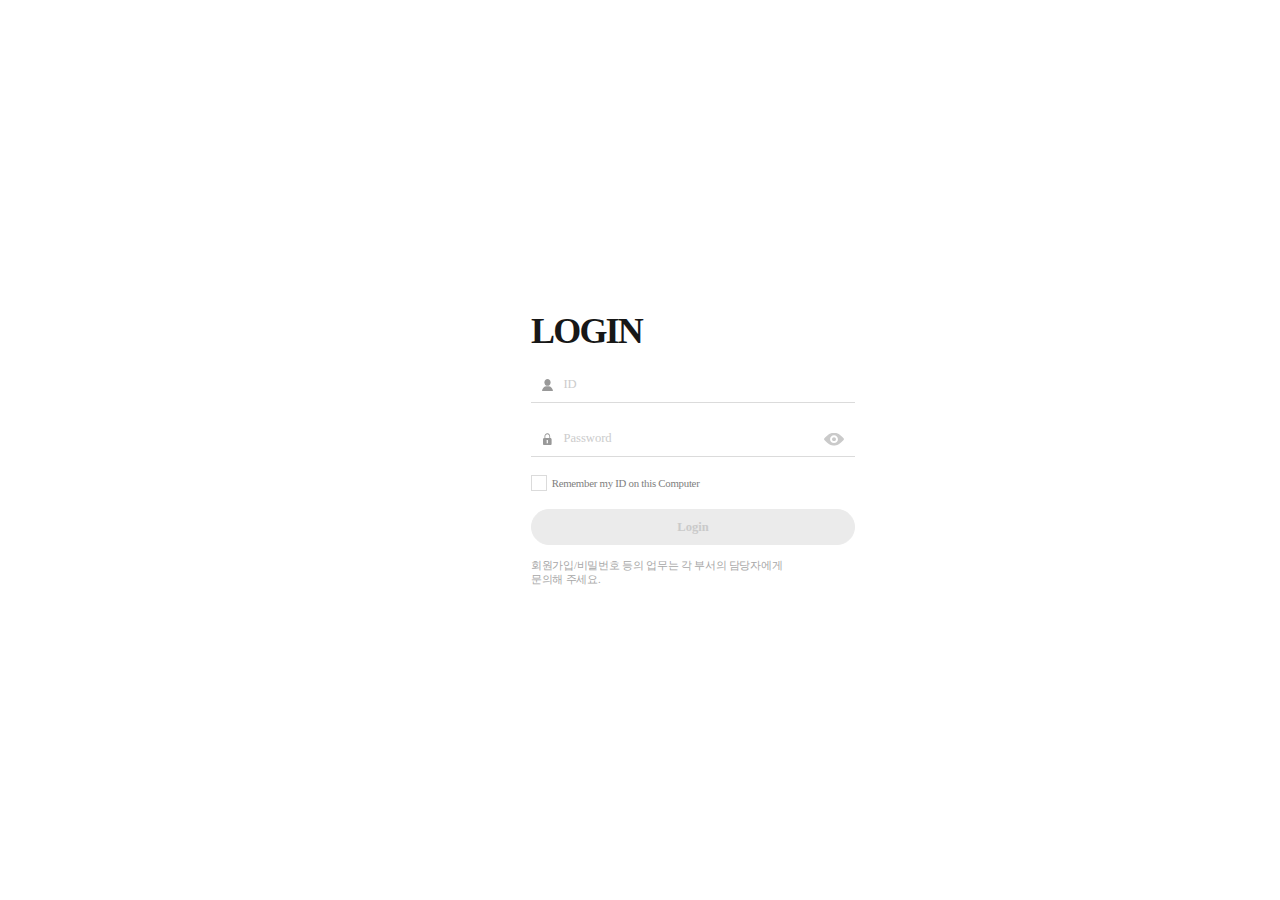
<file: dashboard/member/login/index.html>
<!-- reBuild :  20230313154934 -->

<!DOCTYPE html>
<html lang="ko">
<head>
  <meta charset="UTF-8">
  <meta http-equiv="X-UA-Compatible" content="IE=edge">
  <meta name="viewport" content="width=991" />
  <title>Dashboard</title>

  <!-- SEO -->
  <meta name="robots" content="noindex,nofollow"> 

  <!-- FAVICON -->
  <link rel="shortcut icon" href="/dashboard/assets/img/favicon.ico" />

  <!-- STYLE -->
    <link rel="stylesheet" href="/dashboard/assets/css/style.css?v=20230313154934">

  <!-- JS -->
  <script src="/dashboard/assets/js/config/files.js?v=20230313154934" defer></script>
  <script src="/dashboard/assets/js/libs.js?v=20230313154934" defer></script>
  <script src="/dashboard/assets/js/modules.js?v=20230313154934" defer></script>
  <script src="/dashboard/assets/js/config/router.js?v=20230313154934" defer></script>
</head>

<body>
  <!-- 페이지 로딩 -->
  
  
    
      
      
      



  <!-- //페이지 로딩 -->
  <!-- #wrap -->
  <div id="wrap" data-target-device="pc" user-scalable="false" style="opacity: 0; visibility: hidden;">
    
    
      
        
          
          
          
    
  


<main id="container" class="member" data-header-hide="false" data-footer-hide="false" role="main">
  <h2 class="visually-hidden">회원정보</h2>
  <section class="l-member l-member--login" data-section="로그인">
    <header class="l-member-header">
      <h3 class="l-member-header__title l-member-header__title--login">LOGIN</h3>
    </header>
    <main class="l-member-body">
      <form class="form" action="../pw_set">
        <fieldset class="form-fieldset row" data-fieldset="로그인">
          <div class="form-row form-text form-text--border-bottom form-text--xxl mb-20" data-row="id">
            <input id="userId" placeholder="ID" type="text" required />
            <label for="userId" class="visually-hidden">ID를 입력하세요</label>
          </div>
          <div class="form-row form-text form-text--border-bottom form-text--xxl mb-20" data-row="password">
            <input id="userPass" placeholder="Password" type="password" required/>
            <label for="userPass" class="visually-hidden">password를 입력하세요</label>
            <button class="btn btn-eye" type="button"><span class="visually-hidden">미리보기</span></button>
          </div>
          <div class="form-row form-check form-check--sm mb-20" data-row="remember">
            <input id="chk_02" type="checkbox" />
            <label for="chk_02"><span class="txt">Remember my ID on this Computer</span></label>
          </div>
        </fieldset>
        <button class="btn btn-primary btn-primary--xxl rounded-pill w-100 mb-15 js-btn-login" disabled>
          <span class="txt fw-bold">Login</span>
        </button>
        <p class="form__cmt">회원가입/비밀번호 등의 업무는 각 부서의 담당자에게<br> 문의해 주세요.</p>
      </form>
    </main>
  </section>
</main> 


<!-- #footer -->
<footer id="footer" class="footer visually-hidden" role="contentinfo">
  <h2>푸터</h2>
</footer>
<!-- //#footer -->

</div>
<!-- //#wrap -->
</body>
</html>
</file>
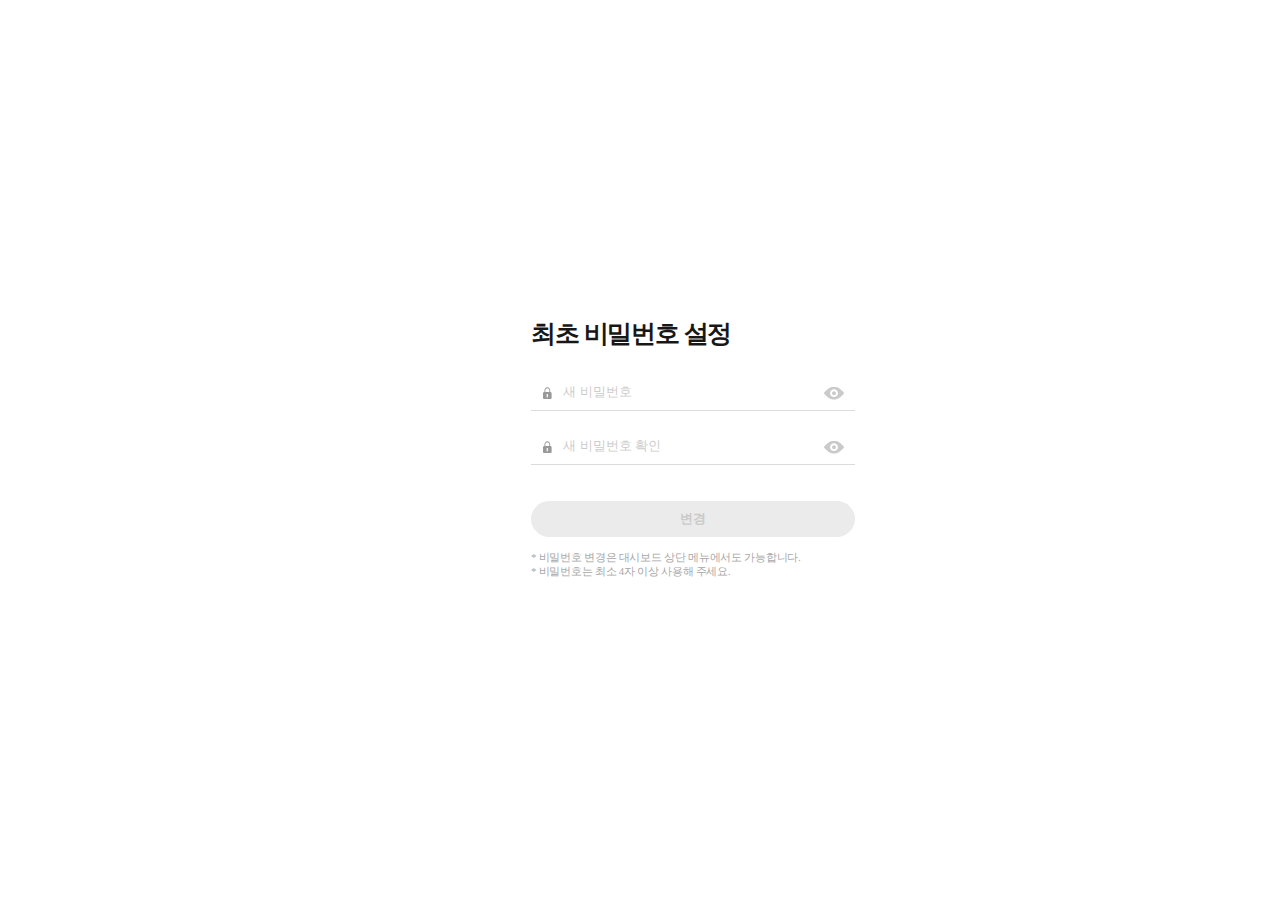
<file: dashboard/member/pw_set/index.html>
<!-- reBuild :  20230313154934 -->

<!DOCTYPE html>
<html lang="ko">
<head>
  <meta charset="UTF-8">
  <meta http-equiv="X-UA-Compatible" content="IE=edge">
  <meta name="viewport" content="width=991" />
  <title>Dashboard</title>

  <!-- SEO -->
  <meta name="robots" content="noindex,nofollow"> 

  <!-- FAVICON -->
  <link rel="shortcut icon" href="/dashboard/assets/img/favicon.ico" />

  <!-- STYLE -->
    <link rel="stylesheet" href="/dashboard/assets/css/style.css?v=20230313154934">

  <!-- JS -->
  <script src="/dashboard/assets/js/config/files.js?v=20230313154934" defer></script>
  <script src="/dashboard/assets/js/libs.js?v=20230313154934" defer></script>
  <script src="/dashboard/assets/js/modules.js?v=20230313154934" defer></script>
  <script src="/dashboard/assets/js/config/router.js?v=20230313154934" defer></script>
</head>

<body>
  <!-- 페이지 로딩 -->
  
  
    
      
      
      



  <!-- //페이지 로딩 -->
  <!-- #wrap -->
  <div id="wrap" data-target-device="pc" user-scalable="false" style="opacity: 0; visibility: hidden;">
    
    
      
        
          
          
          
    
  


<main id="container" class="member" data-header-hide="false" data-footer-hide="false" role="main">
  <h2 class="visually-hidden">회원정보</h2>
  <section class="l-member l-member--pw-set" data-section="최초비밀번호설정">
    <header class="l-member-header">
      <h3 class="l-member-header__title l-member-header__title--pw-set">최초 비밀번호 설정</h3>
    </header>
    <main class="l-member-body">
      <form class="form" action="../../moral/">
        <fieldset class="form-fieldset row mb-20" data-fieldset="최초비밀번호설정">
          <div class="form-row form-text form-text--border-bottom form-text--xxl mb-20" data-row="새비밀번호">
            <input id="newPass" placeholder="새 비밀번호" type="password" required />
            <label for="newPass" class="visually-hidden">password를 입력하세요</label>
            <button class="btn btn-eye" type="button"><span class="visually-hidden">미리보기</span></button>
          </div>
          <div class="form-row form-text form-text--border-bottom form-text--xxl mb-20" data-row="새비밀번호확인">
            <input id="rePass" placeholder="새 비밀번호 확인" type="password" required />
            <label for="rePass" class="visually-hidden">password를 입력하세요</label>
            <button class="btn btn-eye" type="button"><span class="visually-hidden">미리보기</span></button>
          </div>
          <p class="form__cmt form__cmt--err text-danger"></p>
        </fieldset>
        <button class="btn btn-primary btn-primary--xxl rounded-pill w-100 mb-15 js-btn-pw-set" disabled>
          <span class="txt fw-bold">변경</span>
        </button>              
        <p class="form__cmt">* 비밀번호 변경은 대시보드 상단 메뉴에서도 가능합니다.</p>
        <p class="form__cmt">* 비밀번호는 최소 4자 이상 사용해 주세요.</p>
      </form>
    </main>
  </section>  
</main>


<!-- #footer -->
<footer id="footer" class="footer visually-hidden" role="contentinfo">
  <h2>푸터</h2>
</footer>
<!-- //#footer -->

</div>
<!-- //#wrap -->
</body>
</html>
</file>
